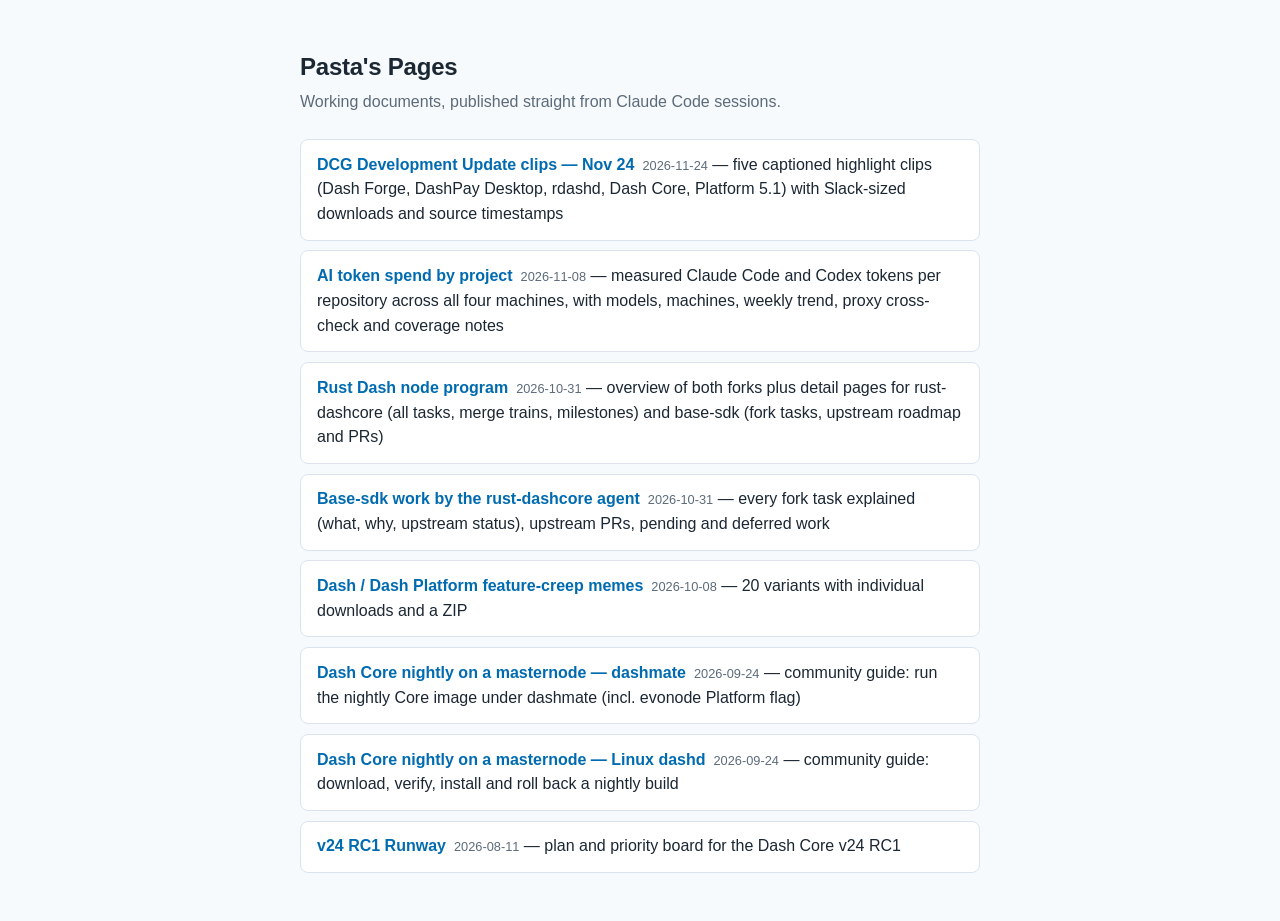
<file: index.html>
<!doctype html>
<meta charset="utf-8">
<meta name="viewport" content="width=device-width, initial-scale=1">
<title>Pasta's Pages</title>
<style>
  :root { --paper: #f7fafc; --ink: #1b2733; --muted: #5c6b7a; --accent: #006bb0; --line: #dbe4ec; --card: #fff; }
  @media (prefers-color-scheme: dark) {
    :root:not([data-theme="light"]) { --paper: #101820; --ink: #dde6ee; --muted: #93a3b2; --accent: #6fbdf2; --line: #2a3844; --card: #17212b; }
  }
  :root[data-theme="dark"] { --paper: #101820; --ink: #dde6ee; --muted: #93a3b2; --accent: #6fbdf2; --line: #2a3844; --card: #17212b; }
  body { background: var(--paper); color: var(--ink); font: 16px/1.55 -apple-system, "Segoe UI", Roboto, sans-serif; max-width: 680px; margin: 0 auto; padding: 3rem 1.25rem; }
  h1 { font-size: 1.5rem; letter-spacing: -0.01em; margin: 0 0 .3rem; }
  p { color: var(--muted); margin: 0 0 1.5rem; }
  ul { list-style: none; margin: 0; padding: 0; display: flex; flex-direction: column; gap: .6rem; }
  li { background: var(--card); border: 1px solid var(--line); border-radius: 8px; padding: .8rem 1rem; }
  a { color: var(--accent); text-decoration: none; font-weight: 600; }
  a:hover, a:focus-visible { text-decoration: underline; }
  .date { font-size: .8rem; color: var(--muted); font-variant-numeric: tabular-nums; margin-left: .5rem; }
</style>
<h1>Pasta's Pages</h1>
<p>Working documents, published straight from Claude Code sessions.</p>
<ul>
  <li><a href="dcg-update-2026-11-24/">DCG Development Update clips — Nov 24</a><span class="date">2026-11-24</span> — five captioned highlight clips (Dash Forge, DashPay Desktop, rdashd, Dash Core, Platform 5.1) with Slack-sized downloads and source timestamps</li>
  <li><a href="token-spend-by-project.html">AI token spend by project</a><span class="date">2026-11-08</span> — measured Claude Code and Codex tokens per repository across all four machines, with models, machines, weekly trend, proxy cross-check and coverage notes</li>
  <li><a href="node-program/">Rust Dash node program</a><span class="date">2026-10-31</span> — overview of both forks plus detail pages for rust-dashcore (all tasks, merge trains, milestones) and base-sdk (fork tasks, upstream roadmap and PRs)</li>
  <li><a href="base-sdk-rust-dashcore-report.html">Base-sdk work by the rust-dashcore agent</a><span class="date">2026-10-31</span> — every fork task explained (what, why, upstream status), upstream PRs, pending and deferred work</li>
  <li><a href="dash-feature-creep/">Dash / Dash Platform feature-creep memes</a><span class="date">2026-10-08</span> — 20 variants with individual downloads and a ZIP</li>
  <li><a href="dash-nightly-masternode-dashmate.html">Dash Core nightly on a masternode — dashmate</a><span class="date">2026-09-24</span> — community guide: run the nightly Core image under dashmate (incl. evonode Platform flag)</li>
  <li><a href="dash-nightly-masternode-linux.html">Dash Core nightly on a masternode — Linux dashd</a><span class="date">2026-09-24</span> — community guide: download, verify, install and roll back a nightly build</li>
  <li><a href="v24-rc1-runway.html">v24 RC1 Runway</a><span class="date">2026-08-11</span> — plan and priority board for the Dash Core v24 RC1</li>
</ul>
</file>
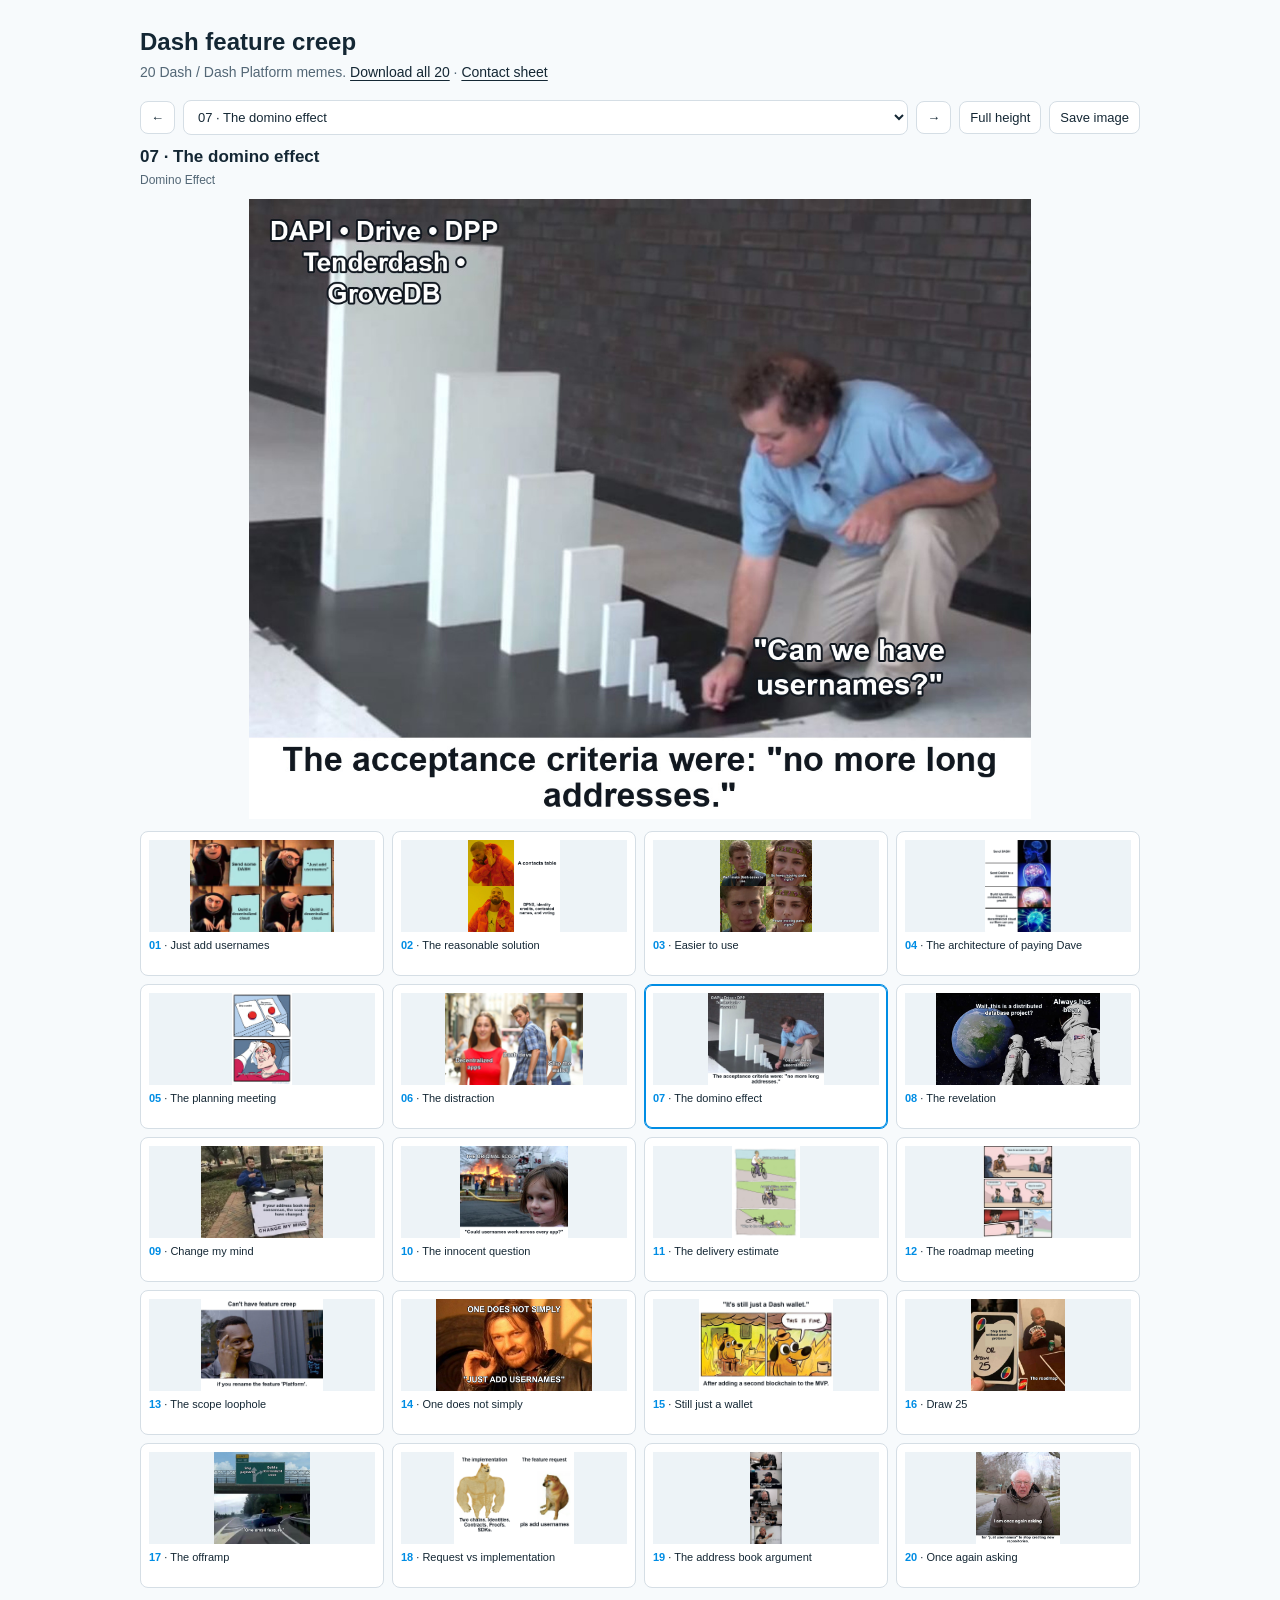
<file: dash-feature-creep/index.html>
<!doctype html><html><head><meta charset="utf-8"><meta name="viewport" content="width=device-width,initial-scale=1"><title>Dash feature creep — 20 memes</title><style>*{box-sizing:border-box}body{margin:0;font-family:var(--font-sans,Arial,sans-serif);color:var(--foreground,#142734)}.toolbar{display:flex;gap:8px;align-items:center;margin:0 0 12px;flex-wrap:wrap}button,select,a.action{font:inherit;font-size:13px;border:1px solid var(--border,#d5dee5);border-radius:8px;padding:8px 10px;color:var(--foreground,#142734);background:var(--card,#fff)}button,select{cursor:pointer}select{flex:1;min-width:150px}.stage{margin:0 0 12px;text-align:center}.stage img{display:block;width:100%;max-height:620px;object-fit:contain}.stage.full img{max-height:none}h2{font-size:17px;font-weight:650;margin:0 0 6px}.sub{font-size:12px;color:var(--muted-foreground,#536776);margin:0 0 12px}.grid{display:grid;grid-template-columns:repeat(4,minmax(0,1fr));gap:8px}.tile{padding:8px;text-align:left;border-radius:8px;background:var(--card,#fff);min-width:0}.tile[aria-pressed=true]{border-color:#008de4;box-shadow:inset 0 0 0 1px #008de4}.tile img{width:100%;height:92px;object-fit:contain;display:block;margin-bottom:6px;background:var(--secondary,#edf3f7)}.label{font-size:11px;line-height:1.3;display:block;min-height:29px}.n{color:#008de4;font-weight:800}button:hover{border-color:#008de4}a.action{text-decoration:none;white-space:nowrap}@media(max-width:450px){.grid{grid-template-columns:repeat(2,minmax(0,1fr))}.tile img{height:76px}.stage img{max-height:510px}.toolbar button{padding:8px}select{width:100%;order:-1;flex-basis:100%}}
:root{--background:#f7fafc;--foreground:#142734;--muted-foreground:#536776;--border:#d5dee5;--card:#fff;--secondary:#edf3f7;--font-sans:-apple-system,BlinkMacSystemFont,"Segoe UI",Arial,sans-serif;color-scheme:light}
@media(prefers-color-scheme:dark){:root{--background:#101820;--foreground:#dde6ee;--muted-foreground:#93a3b2;--border:#2a3844;--card:#17212b;--secondary:#1d2a35;color-scheme:dark}}
html{background:var(--background)}body{max-width:1040px;margin:0 auto;padding:28px 20px}h1{font-size:24px;margin:0 0 8px}.intro{font-size:14px;color:var(--muted-foreground);margin:0 0 20px}.intro a{color:var(--foreground);text-underline-offset:3px}.toolbar a:focus-visible,button:focus-visible,select:focus-visible{outline:2px solid #008de4;outline-offset:3px}@media(max-width:450px){body{padding:20px 12px}h1{font-size:21px}}
</style></head><body><h1>Dash feature creep</h1><p class="intro">20 Dash / Dash Platform memes. <a href="dash-feature-creep-20.zip" download>Download all 20</a> · <a href="contact-sheet.jpg">Contact sheet</a></p><div class="toolbar"><button id="prev" aria-label="Previous meme">←</button><select aria-label="Choose a meme"><option value="0" >01 · Just add usernames</option><option value="1" >02 · The reasonable solution</option><option value="2" >03 · Easier to use</option><option value="3" >04 · The architecture of paying Dave</option><option value="4" >05 · The planning meeting</option><option value="5" >06 · The distraction</option><option value="6" selected>07 · The domino effect</option><option value="7" >08 · The revelation</option><option value="8" >09 · Change my mind</option><option value="9" >10 · The innocent question</option><option value="10" >11 · The delivery estimate</option><option value="11" >12 · The roadmap meeting</option><option value="12" >13 · The scope loophole</option><option value="13" >14 · One does not simply</option><option value="14" >15 · Still just a wallet</option><option value="15" >16 · Draw 25</option><option value="16" >17 · The offramp</option><option value="17" >18 · Request vs implementation</option><option value="18" >19 · The address book argument</option><option value="19" >20 · Once again asking</option></select><button id="next" aria-label="Next meme">→</button><button id="expand" aria-pressed="false">Full height</button><a id="download" class="action" href="07-the-domino-effect.jpg" download="07-the-domino-effect.jpg">Save image</a></div><h2 id="title">07 · The domino effect</h2><p class="sub" id="detail">Domino Effect</p><figure class="stage"><img id="hero" src="07-the-domino-effect.jpg" alt="The domino effect"></figure><div class="grid"><button class="tile" data-index="0" aria-pressed="false"><img src="01-just-add-usernames.jpg" alt="Just add usernames"><span class="label"><span class="n">01</span> · Just add usernames</span></button><button class="tile" data-index="1" aria-pressed="false"><img src="02-the-reasonable-solution.jpg" alt="The reasonable solution"><span class="label"><span class="n">02</span> · The reasonable solution</span></button><button class="tile" data-index="2" aria-pressed="false"><img src="03-easier-to-use.jpg" alt="Easier to use"><span class="label"><span class="n">03</span> · Easier to use</span></button><button class="tile" data-index="3" aria-pressed="false"><img src="04-the-architecture-of-paying-dave.jpg" alt="The architecture of paying Dave"><span class="label"><span class="n">04</span> · The architecture of paying Dave</span></button><button class="tile" data-index="4" aria-pressed="false"><img src="05-the-planning-meeting.jpg" alt="The planning meeting"><span class="label"><span class="n">05</span> · The planning meeting</span></button><button class="tile" data-index="5" aria-pressed="false"><img src="06-the-distraction.jpg" alt="The distraction"><span class="label"><span class="n">06</span> · The distraction</span></button><button class="tile" data-index="6" aria-pressed="true"><img src="07-the-domino-effect.jpg" alt="The domino effect"><span class="label"><span class="n">07</span> · The domino effect</span></button><button class="tile" data-index="7" aria-pressed="false"><img src="08-the-revelation.jpg" alt="The revelation"><span class="label"><span class="n">08</span> · The revelation</span></button><button class="tile" data-index="8" aria-pressed="false"><img src="09-change-my-mind.jpg" alt="Change my mind"><span class="label"><span class="n">09</span> · Change my mind</span></button><button class="tile" data-index="9" aria-pressed="false"><img src="10-the-innocent-question.jpg" alt="The innocent question"><span class="label"><span class="n">10</span> · The innocent question</span></button><button class="tile" data-index="10" aria-pressed="false"><img src="11-the-delivery-estimate.jpg" alt="The delivery estimate"><span class="label"><span class="n">11</span> · The delivery estimate</span></button><button class="tile" data-index="11" aria-pressed="false"><img src="12-the-roadmap-meeting.jpg" alt="The roadmap meeting"><span class="label"><span class="n">12</span> · The roadmap meeting</span></button><button class="tile" data-index="12" aria-pressed="false"><img src="13-the-scope-loophole.jpg" alt="The scope loophole"><span class="label"><span class="n">13</span> · The scope loophole</span></button><button class="tile" data-index="13" aria-pressed="false"><img src="14-one-does-not-simply.jpg" alt="One does not simply"><span class="label"><span class="n">14</span> · One does not simply</span></button><button class="tile" data-index="14" aria-pressed="false"><img src="15-still-just-a-wallet.jpg" alt="Still just a wallet"><span class="label"><span class="n">15</span> · Still just a wallet</span></button><button class="tile" data-index="15" aria-pressed="false"><img src="16-draw-25.jpg" alt="Draw 25"><span class="label"><span class="n">16</span> · Draw 25</span></button><button class="tile" data-index="16" aria-pressed="false"><img src="17-the-offramp.jpg" alt="The offramp"><span class="label"><span class="n">17</span> · The offramp</span></button><button class="tile" data-index="17" aria-pressed="false"><img src="18-request-vs-implementation.jpg" alt="Request vs implementation"><span class="label"><span class="n">18</span> · Request vs implementation</span></button><button class="tile" data-index="18" aria-pressed="false"><img src="19-the-address-book-argument.jpg" alt="The address book argument"><span class="label"><span class="n">19</span> · The address book argument</span></button><button class="tile" data-index="19" aria-pressed="false"><img src="20-once-again-asking.jpg" alt="Once again asking"><span class="label"><span class="n">20</span> · Once again asking</span></button></div><script>const tiles=[...document.querySelectorAll('.tile')],select=document.querySelector('select'),hero=document.querySelector('#hero'),title=document.querySelector('#title'),detail=document.querySelector('#detail'),stage=document.querySelector('.stage'),download=document.querySelector('#download');const data=[{"title": "Just add usernames", "template": "Gru's Plan", "filename": "01-just-add-usernames.jpg"}, {"title": "The reasonable solution", "template": "Drake Hotline Bling", "filename": "02-the-reasonable-solution.jpg"}, {"title": "Easier to use", "template": "Anakin Padme 4 Panel", "filename": "03-easier-to-use.jpg"}, {"title": "The architecture of paying Dave", "template": "Expanding Brain", "filename": "04-the-architecture-of-paying-dave.jpg"}, {"title": "The planning meeting", "template": "Two Buttons", "filename": "05-the-planning-meeting.jpg"}, {"title": "The distraction", "template": "Distracted Boyfriend", "filename": "06-the-distraction.jpg"}, {"title": "The domino effect", "template": "Domino Effect", "filename": "07-the-domino-effect.jpg"}, {"title": "The revelation", "template": "Always Has Been", "filename": "08-the-revelation.jpg"}, {"title": "Change my mind", "template": "Change My Mind", "filename": "09-change-my-mind.jpg"}, {"title": "The innocent question", "template": "Disaster Girl", "filename": "10-the-innocent-question.jpg"}, {"title": "The delivery estimate", "template": "Bike Fall", "filename": "11-the-delivery-estimate.jpg"}, {"title": "The roadmap meeting", "template": "Boardroom Meeting Suggestion", "filename": "12-the-roadmap-meeting.jpg"}, {"title": "The scope loophole", "template": "Roll Safe Think About It", "filename": "13-the-scope-loophole.jpg"}, {"title": "One does not simply", "template": "One Does Not Simply", "filename": "14-one-does-not-simply.jpg"}, {"title": "Still just a wallet", "template": "This Is Fine", "filename": "15-still-just-a-wallet.jpg"}, {"title": "Draw 25", "template": "UNO Draw 25 Cards", "filename": "16-draw-25.jpg"}, {"title": "The offramp", "template": "Left Exit 12 Off Ramp", "filename": "17-the-offramp.jpg"}, {"title": "Request vs implementation", "template": "Buff Doge vs. Cheems", "filename": "18-request-vs-implementation.jpg"}, {"title": "The address book argument", "template": "American Chopper Argument", "filename": "19-the-address-book-argument.jpg"}, {"title": "Once again asking", "template": "Bernie I Am Once Again Asking For Your Support", "filename": "20-once-again-asking.jpg"}];let current=6;function choose(i){current=(i+tiles.length)%tiles.length;select.value=current;tiles.forEach((t,j)=>t.setAttribute('aria-pressed',j===current));const img=tiles[current].querySelector('img');hero.src=img.src;hero.alt=img.alt;title.textContent=String(current+1).padStart(2,'0')+' · '+data[current].title;detail.textContent=data[current].template;download.href=img.src;download.download=data[current].filename;}tiles.forEach((t,i)=>t.onclick=()=>{choose(i);window.scrollTo({top:0,behavior:'smooth'})});select.onchange=()=>choose(Number(select.value));document.querySelector('#prev').onclick=()=>choose(current-1);document.querySelector('#next').onclick=()=>choose(current+1);document.querySelector('#expand').onclick=e=>{const on=stage.classList.toggle('full');e.target.textContent=on?'Fit to view':'Full height';e.target.setAttribute('aria-pressed',on)};document.addEventListener('keydown',e=>{if(e.target.tagName==='SELECT')return;if(e.key==='ArrowLeft')choose(current-1);if(e.key==='ArrowRight')choose(current+1)});Promise.all([...document.images].map(im=>im.decode().catch(()=>null))).then(()=>console.log(JSON.stringify({variants:tiles.length,imagesLoaded:[...document.images].filter(im=>im.naturalWidth>0).length,horizontalOverflow:document.documentElement.scrollWidth>innerWidth})));</script></body></html>
</file>
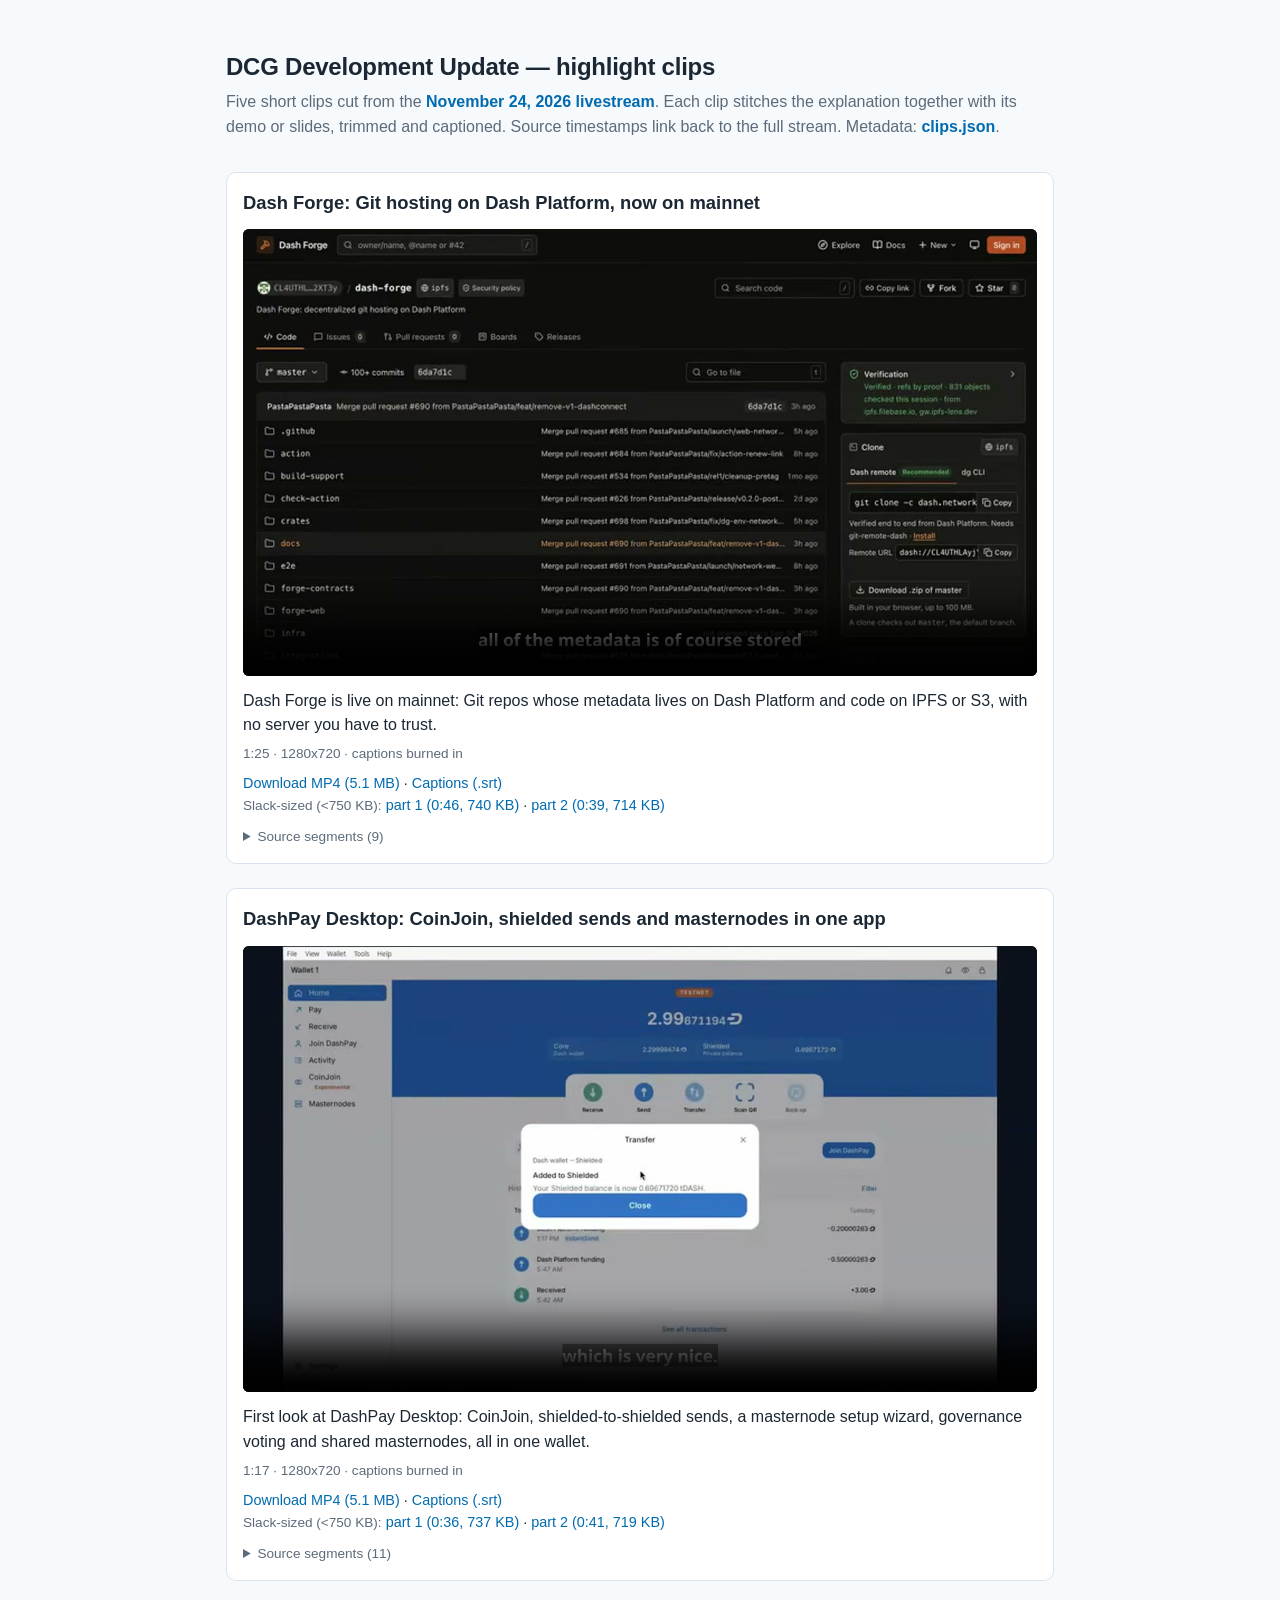
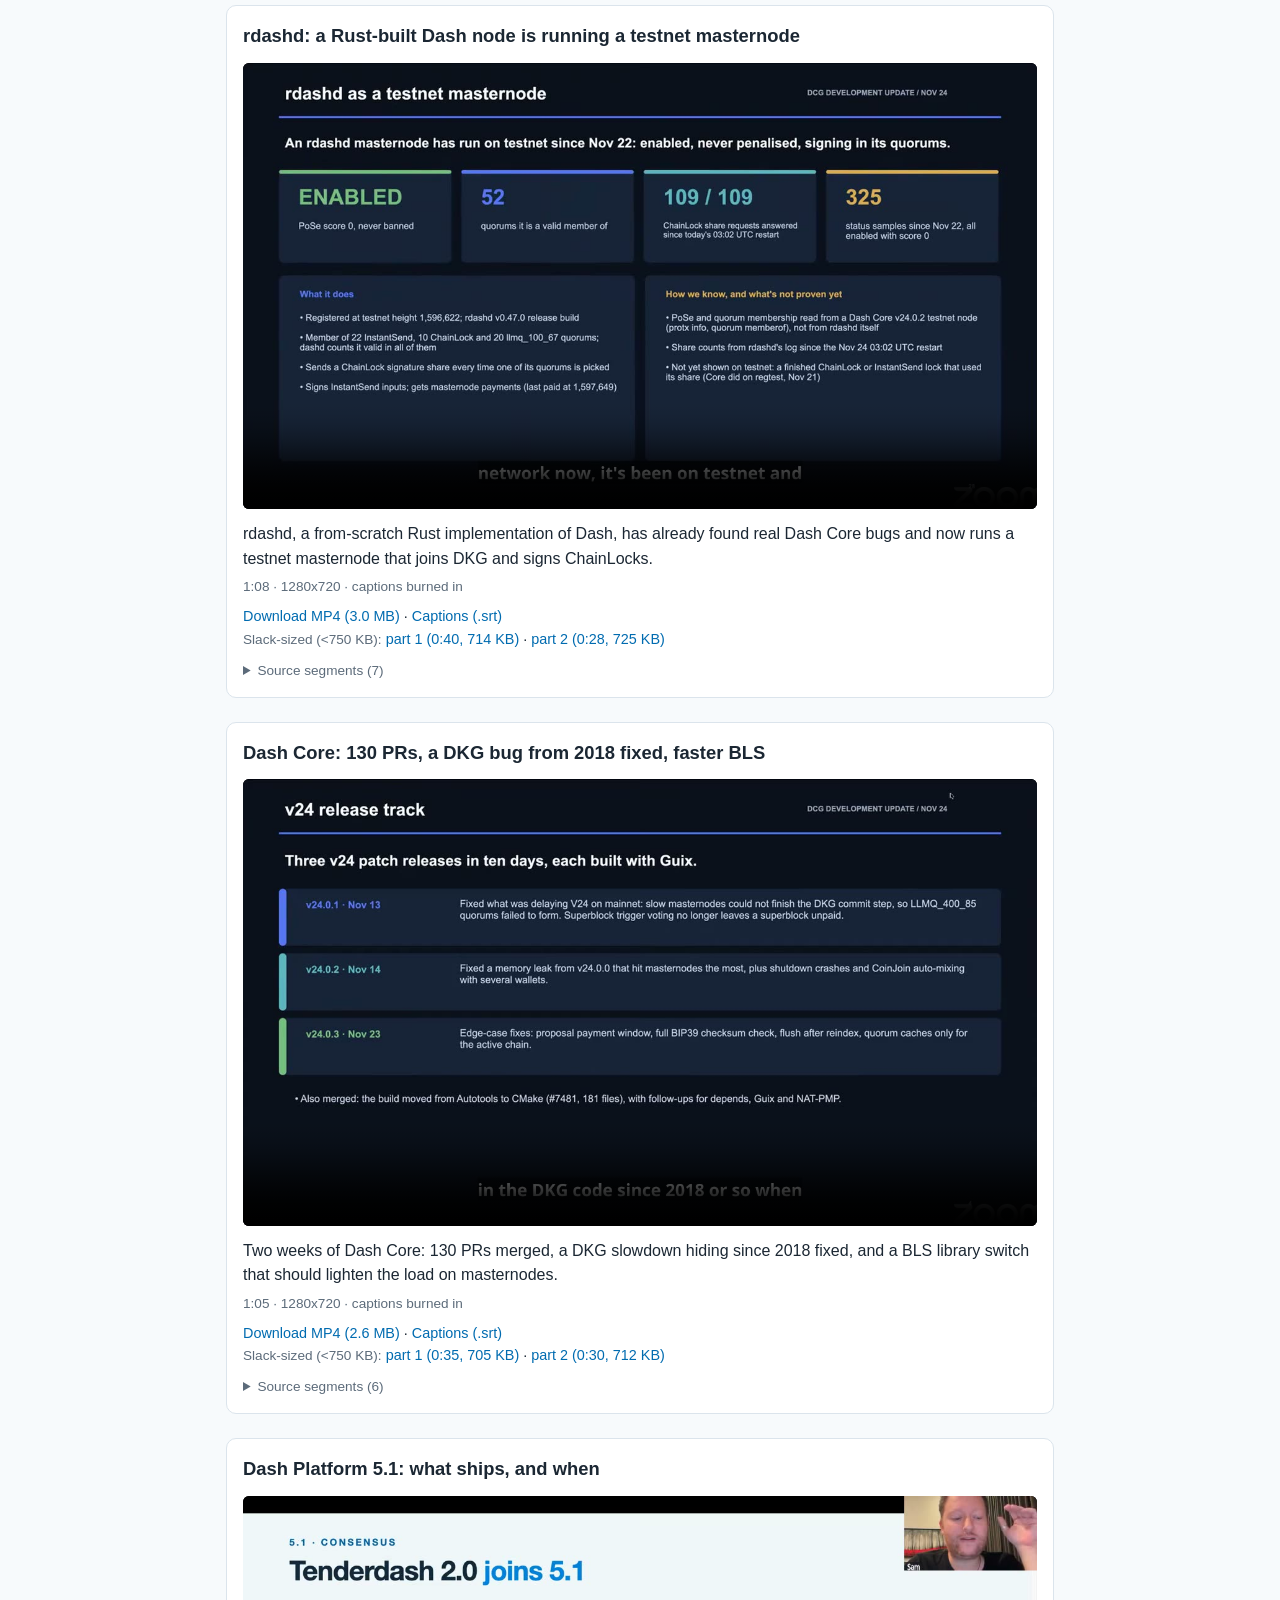
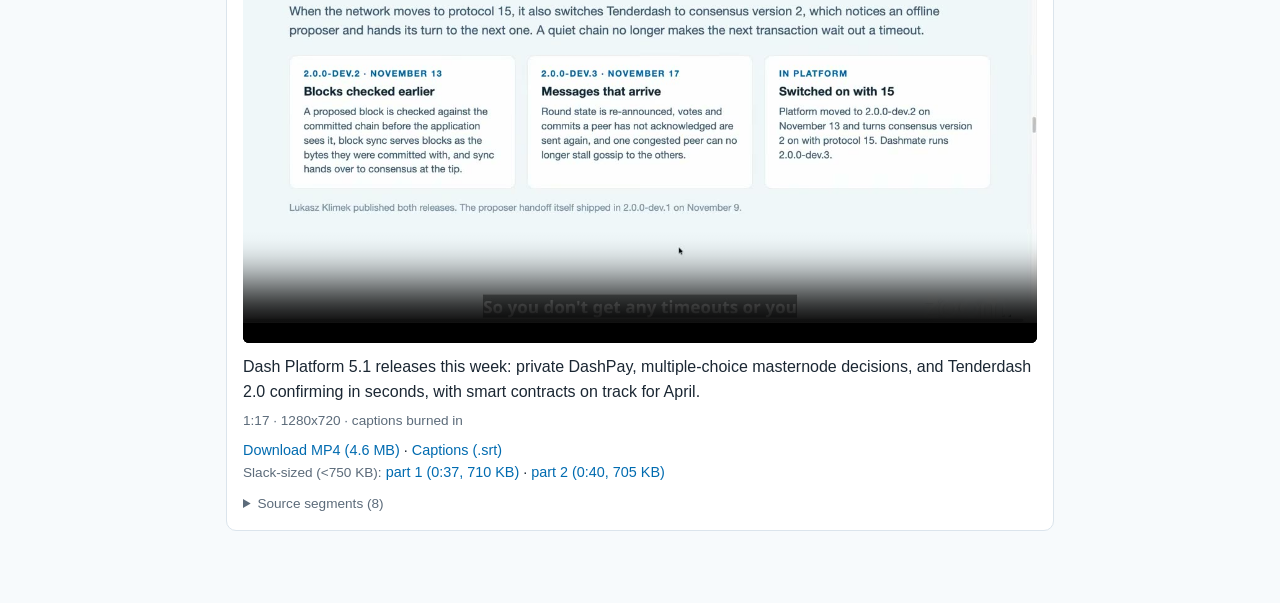
<file: dcg-update-2026-11-24/index.html>
<!doctype html>
<html lang="en">
<meta charset="utf-8">
<meta name="viewport" content="width=device-width, initial-scale=1">
<title>DCG Update Clips</title>
<meta name="description" content="Highlight clips from the DCG Development Update, November 24, 2026.">
<style>
  :root { --paper: #f7fafc; --ink: #1b2733; --muted: #5c6b7a; --accent: #006bb0; --line: #dbe4ec; --card: #fff; --tag: #edf3f7; }
  @media (prefers-color-scheme: dark) {
    :root:not([data-theme="light"]) { --paper: #101820; --ink: #dde6ee; --muted: #93a3b2; --accent: #6fbdf2; --line: #2a3844; --card: #17212b; --tag: #1d2a35; }
  }
  :root[data-theme="dark"] { --paper: #101820; --ink: #dde6ee; --muted: #93a3b2; --accent: #6fbdf2; --line: #2a3844; --card: #17212b; --tag: #1d2a35; }
  * { box-sizing: border-box; }
  html { background: var(--paper); }
  body { background: var(--paper); color: var(--ink); font: 16px/1.55 -apple-system, "Segoe UI", Roboto, sans-serif; max-width: 860px; margin: 0 auto; padding: 3rem 1rem; }
  h1 { font-size: 1.5rem; letter-spacing: -0.01em; margin: 0 0 .3rem; }
  .intro { color: var(--muted); margin: 0 0 2rem; }
  a { color: var(--accent); text-decoration: none; font-weight: 600; }
  a:hover, a:focus-visible { text-decoration: underline; }
  article { background: var(--card); border: 1px solid var(--line); border-radius: 10px; padding: 1rem; margin: 0 0 1.5rem; }
  h2 { font-size: 1.15rem; margin: 0 0 .75rem; }
  video { display: block; width: 100%; aspect-ratio: 16 / 9; background: #000; border-radius: 6px; }
  .hook { margin: .8rem 0 .3rem; }
  .meta, .muted { color: var(--muted); font-size: .85rem; }
  .meta { margin: 0 0 .5rem; font-variant-numeric: tabular-nums; }
  .dl { margin: 0 0 .6rem; font-size: .9rem; }
  .dl a { font-weight: 500; }
  details { font-size: .85rem; }
  summary { cursor: pointer; color: var(--muted); }
  .segs { list-style: none; padding: 0; margin: .5rem 0 0; display: grid; gap: .25rem; }
  .segs a { font-weight: 500; }
  .t { display: inline-block; min-width: 3em; color: var(--muted); font-variant-numeric: tabular-nums; }
  .tag { background: var(--tag); border-radius: 4px; padding: 0 .35rem; color: var(--muted); }
</style>
<h1>DCG Development Update — highlight clips</h1>
<p class="intro">Five short clips cut from the <a href="https://www.youtube.com/watch?v=qK2W4Ws4kB8">November 24, 2026 livestream</a>. Each clip stitches the explanation together with its demo or slides, trimmed and captioned. Source timestamps link back to the full stream. Metadata: <a href="clips.json">clips.json</a>.</p>
<article id="01-dash-forge-mainnet">
  <h2>Dash Forge: Git hosting on Dash Platform, now on mainnet</h2>
  <video controls preload="none" playsinline poster="01-dash-forge-mainnet.jpg" src="01-dash-forge-mainnet.mp4"></video>
  <p class="hook">Dash Forge is live on mainnet: Git repos whose metadata lives on Dash Platform and code on IPFS or S3, with no server you have to trust.</p>
  <p class="meta">1:25 · 1280x720 · captions burned in</p>
  <p class="dl"><a href="01-dash-forge-mainnet.mp4" download>Download MP4 (5.1 MB)</a> · <a href="01-dash-forge-mainnet.srt" download>Captions (.srt)</a><br><span class="muted">Slack-sized (&lt;750 KB):</span> <a href="small/01-dash-forge-mainnet.part1of2.slack.mp4" download>part 1 (0:46, 740 KB)</a> · <a href="small/01-dash-forge-mainnet.part2of2.slack.mp4" download>part 2 (0:39, 714 KB)</a></p>
  <details><summary>Source segments (9)</summary><ul class="segs"><li><span class="t">0:00</span> <a href="https://www.youtube.com/watch?v=qK2W4Ws4kB8&amp;t=4064s">1:07:44.80–1:07:55.88</a></li><li><span class="t">0:11</span> <a href="https://www.youtube.com/watch?v=qK2W4Ws4kB8&amp;t=4076s">1:07:56.50–1:07:58.59</a></li><li><span class="t">0:13</span> <a href="https://www.youtube.com/watch?v=qK2W4Ws4kB8&amp;t=4080s">1:08:00.85–1:08:16.95</a></li><li><span class="t">0:29</span> <a href="https://www.youtube.com/watch?v=qK2W4Ws4kB8&amp;t=4120s">1:08:40.40–1:08:57.04</a></li><li><span class="t">0:46</span> <a href="https://www.youtube.com/watch?v=qK2W4Ws4kB8&amp;t=4141s">1:09:01.20–1:09:04.87</a></li><li><span class="t">0:50</span> <a href="https://www.youtube.com/watch?v=qK2W4Ws4kB8&amp;t=4160s">1:09:20.30–1:09:27.86</a></li><li><span class="t">0:57</span> <a href="https://www.youtube.com/watch?v=qK2W4Ws4kB8&amp;t=4265s">1:11:05.40–1:11:14.23</a></li><li><span class="t">1:06</span> <a href="https://www.youtube.com/watch?v=qK2W4Ws4kB8&amp;t=4279s">1:11:19.00–1:11:26.29</a></li><li><span class="t">1:13</span> <a href="https://www.youtube.com/watch?v=qK2W4Ws4kB8&amp;t=4300s">1:11:40.70–1:11:52.43</a></li></ul></details>
</article><article id="02-dashpay-desktop">
  <h2>DashPay Desktop: CoinJoin, shielded sends and masternodes in one app</h2>
  <video controls preload="none" playsinline poster="02-dashpay-desktop.jpg" src="02-dashpay-desktop.mp4"></video>
  <p class="hook">First look at DashPay Desktop: CoinJoin, shielded-to-shielded sends, a masternode setup wizard, governance voting and shared masternodes, all in one wallet.</p>
  <p class="meta">1:17 · 1280x720 · captions burned in</p>
  <p class="dl"><a href="02-dashpay-desktop.mp4" download>Download MP4 (5.1 MB)</a> · <a href="02-dashpay-desktop.srt" download>Captions (.srt)</a><br><span class="muted">Slack-sized (&lt;750 KB):</span> <a href="small/02-dashpay-desktop.part1of2.slack.mp4" download>part 1 (0:36, 737 KB)</a> · <a href="small/02-dashpay-desktop.part2of2.slack.mp4" download>part 2 (0:41, 719 KB)</a></p>
  <details><summary>Source segments (11)</summary><ul class="segs"><li><span class="t">0:00</span> <a href="https://www.youtube.com/watch?v=qK2W4Ws4kB8&amp;t=3414s">56:54.50–57:01.65</a> <span class="tag">over footage from <a href="https://www.youtube.com/watch?v=qK2W4Ws4kB8&amp;t=3510s">58:30.00</a></span></li><li><span class="t">0:07</span> <a href="https://www.youtube.com/watch?v=qK2W4Ws4kB8&amp;t=3428s">57:08.70–57:14.16</a> <span class="tag">over footage from <a href="https://www.youtube.com/watch?v=qK2W4Ws4kB8&amp;t=3517s">58:37.30</a></span></li><li><span class="t">0:13</span> <a href="https://www.youtube.com/watch?v=qK2W4Ws4kB8&amp;t=3543s">59:03.30–59:09.02</a> <span class="tag">over footage from <a href="https://www.youtube.com/watch?v=qK2W4Ws4kB8&amp;t=3528s">58:48.00</a></span></li><li><span class="t">0:18</span> <a href="https://www.youtube.com/watch?v=qK2W4Ws4kB8&amp;t=3549s">59:09.40–59:25.18</a></li><li><span class="t">0:34</span> <a href="https://www.youtube.com/watch?v=qK2W4Ws4kB8&amp;t=3565s">59:25.60–59:27.44</a></li><li><span class="t">0:36</span> <a href="https://www.youtube.com/watch?v=qK2W4Ws4kB8&amp;t=3572s">59:32.90–59:39.20</a></li><li><span class="t">0:42</span> <a href="https://www.youtube.com/watch?v=qK2W4Ws4kB8&amp;t=3650s">1:00:50.30–1:00:59.80</a></li><li><span class="t">0:52</span> <a href="https://www.youtube.com/watch?v=qK2W4Ws4kB8&amp;t=3685s">1:01:25.60–1:01:28.50</a> <span class="tag">over footage from <a href="https://www.youtube.com/watch?v=qK2W4Ws4kB8&amp;t=3662s">1:01:02.00</a></span></li><li><span class="t">0:55</span> <a href="https://www.youtube.com/watch?v=qK2W4Ws4kB8&amp;t=3435s">57:15.85–57:22.66</a> <span class="tag">over footage from <a href="https://www.youtube.com/watch?v=qK2W4Ws4kB8&amp;t=3664s">1:01:04.80</a></span></li><li><span class="t">1:01</span> <a href="https://www.youtube.com/watch?v=qK2W4Ws4kB8&amp;t=3443s">57:23.20–57:29.84</a></li><li><span class="t">1:08</span> <a href="https://www.youtube.com/watch?v=qK2W4Ws4kB8&amp;t=3450s">57:30.20–57:38.66</a></li></ul></details>
</article><article id="03-rdashd-testnet-masternode">
  <h2>rdashd: a Rust-built Dash node is running a testnet masternode</h2>
  <video controls preload="none" playsinline poster="03-rdashd-testnet-masternode.jpg" src="03-rdashd-testnet-masternode.mp4"></video>
  <p class="hook">rdashd, a from-scratch Rust implementation of Dash, has already found real Dash Core bugs and now runs a testnet masternode that joins DKG and signs ChainLocks.</p>
  <p class="meta">1:08 · 1280x720 · captions burned in</p>
  <p class="dl"><a href="03-rdashd-testnet-masternode.mp4" download>Download MP4 (3.0 MB)</a> · <a href="03-rdashd-testnet-masternode.srt" download>Captions (.srt)</a><br><span class="muted">Slack-sized (&lt;750 KB):</span> <a href="small/03-rdashd-testnet-masternode.part1of2.slack.mp4" download>part 1 (0:40, 714 KB)</a> · <a href="small/03-rdashd-testnet-masternode.part2of2.slack.mp4" download>part 2 (0:28, 725 KB)</a></p>
  <details><summary>Source segments (7)</summary><ul class="segs"><li><span class="t">0:00</span> <a href="https://www.youtube.com/watch?v=qK2W4Ws4kB8&amp;t=3786s">1:03:06.35–1:03:19.16</a></li><li><span class="t">0:13</span> <a href="https://www.youtube.com/watch?v=qK2W4Ws4kB8&amp;t=3805s">1:03:25.20–1:03:52.22</a></li><li><span class="t">0:40</span> <a href="https://www.youtube.com/watch?v=qK2W4Ws4kB8&amp;t=3901s">1:05:01.20–1:05:03.68</a></li><li><span class="t">0:42</span> <a href="https://www.youtube.com/watch?v=qK2W4Ws4kB8&amp;t=3907s">1:05:07.70–1:05:14.48</a></li><li><span class="t">0:49</span> <a href="https://www.youtube.com/watch?v=qK2W4Ws4kB8&amp;t=3915s">1:05:15.00–1:05:25.24</a></li><li><span class="t">0:59</span> <a href="https://www.youtube.com/watch?v=qK2W4Ws4kB8&amp;t=3926s">1:05:26.00–1:05:27.78</a> <span class="tag">over footage from <a href="https://www.youtube.com/watch?v=qK2W4Ws4kB8&amp;t=3992s">1:06:32.00</a></span></li><li><span class="t">1:01</span> <a href="https://www.youtube.com/watch?v=qK2W4Ws4kB8&amp;t=3949s">1:05:49.80–1:05:56.42</a> <span class="tag">over footage from <a href="https://www.youtube.com/watch?v=qK2W4Ws4kB8&amp;t=3993s">1:06:33.60</a></span></li></ul></details>
</article><article id="04-dash-core-fortnight">
  <h2>Dash Core: 130 PRs, a DKG bug from 2018 fixed, faster BLS</h2>
  <video controls preload="none" playsinline poster="04-dash-core-fortnight.jpg" src="04-dash-core-fortnight.mp4"></video>
  <p class="hook">Two weeks of Dash Core: 130 PRs merged, a DKG slowdown hiding since 2018 fixed, and a BLS library switch that should lighten the load on masternodes.</p>
  <p class="meta">1:05 · 1280x720 · captions burned in</p>
  <p class="dl"><a href="04-dash-core-fortnight.mp4" download>Download MP4 (2.6 MB)</a> · <a href="04-dash-core-fortnight.srt" download>Captions (.srt)</a><br><span class="muted">Slack-sized (&lt;750 KB):</span> <a href="small/04-dash-core-fortnight.part1of2.slack.mp4" download>part 1 (0:35, 705 KB)</a> · <a href="small/04-dash-core-fortnight.part2of2.slack.mp4" download>part 2 (0:30, 712 KB)</a></p>
  <details><summary>Source segments (6)</summary><ul class="segs"><li><span class="t">0:00</span> <a href="https://www.youtube.com/watch?v=qK2W4Ws4kB8&amp;t=2910s">48:30.90–48:35.16</a></li><li><span class="t">0:04</span> <a href="https://www.youtube.com/watch?v=qK2W4Ws4kB8&amp;t=3055s">50:55.80–51:17.82</a></li><li><span class="t">0:26</span> <a href="https://www.youtube.com/watch?v=qK2W4Ws4kB8&amp;t=3079s">51:19.00–51:27.81</a></li><li><span class="t">0:35</span> <a href="https://www.youtube.com/watch?v=qK2W4Ws4kB8&amp;t=3093s">51:33.70–51:44.86</a></li><li><span class="t">0:46</span> <a href="https://www.youtube.com/watch?v=qK2W4Ws4kB8&amp;t=3246s">54:06.90–54:16.22</a></li><li><span class="t">0:56</span> <a href="https://www.youtube.com/watch?v=qK2W4Ws4kB8&amp;t=3259s">54:19.15–54:28.51</a></li></ul></details>
</article><article id="05-platform-5-1">
  <h2>Dash Platform 5.1: what ships, and when</h2>
  <video controls preload="none" playsinline poster="05-platform-5-1.jpg" src="05-platform-5-1.mp4"></video>
  <p class="hook">Dash Platform 5.1 releases this week: private DashPay, multiple-choice masternode decisions, and Tenderdash 2.0 confirming in seconds, with smart contracts on track for April.</p>
  <p class="meta">1:17 · 1280x720 · captions burned in</p>
  <p class="dl"><a href="05-platform-5-1.mp4" download>Download MP4 (4.6 MB)</a> · <a href="05-platform-5-1.srt" download>Captions (.srt)</a><br><span class="muted">Slack-sized (&lt;750 KB):</span> <a href="small/05-platform-5-1.part1of2.slack.mp4" download>part 1 (0:37, 710 KB)</a> · <a href="small/05-platform-5-1.part2of2.slack.mp4" download>part 2 (0:40, 705 KB)</a></p>
  <details><summary>Source segments (8)</summary><ul class="segs"><li><span class="t">0:00</span> <a href="https://www.youtube.com/watch?v=qK2W4Ws4kB8&amp;t=1430s">23:50.20–24:00.15</a> <span class="tag">over footage from <a href="https://www.youtube.com/watch?v=qK2W4Ws4kB8&amp;t=1436s">23:56.50</a></span></li><li><span class="t">0:10</span> <a href="https://www.youtube.com/watch?v=qK2W4Ws4kB8&amp;t=719s">11:59.50–12:08.44</a> <span class="tag">over footage from <a href="https://www.youtube.com/watch?v=qK2W4Ws4kB8&amp;t=1086s">18:06.00</a></span></li><li><span class="t">0:19</span> <a href="https://www.youtube.com/watch?v=qK2W4Ws4kB8&amp;t=951s">15:51.70–16:04.45</a> <span class="tag">over footage from <a href="https://www.youtube.com/watch?v=qK2W4Ws4kB8&amp;t=1134s">18:54.00</a></span></li><li><span class="t">0:32</span> <a href="https://www.youtube.com/watch?v=qK2W4Ws4kB8&amp;t=1296s">21:36.65–21:41.80</a></li><li><span class="t">0:37</span> <a href="https://www.youtube.com/watch?v=qK2W4Ws4kB8&amp;t=1304s">21:44.00–21:53.54</a></li><li><span class="t">0:46</span> <a href="https://www.youtube.com/watch?v=qK2W4Ws4kB8&amp;t=1320s">22:00.10–22:16.66</a></li><li><span class="t">1:03</span> <a href="https://www.youtube.com/watch?v=qK2W4Ws4kB8&amp;t=1066s">17:46.40–17:56.15</a></li><li><span class="t">1:13</span> <a href="https://www.youtube.com/watch?v=qK2W4Ws4kB8&amp;t=1660s">27:40.10–27:43.94</a></li></ul></details>
</article>
</html>
</file>
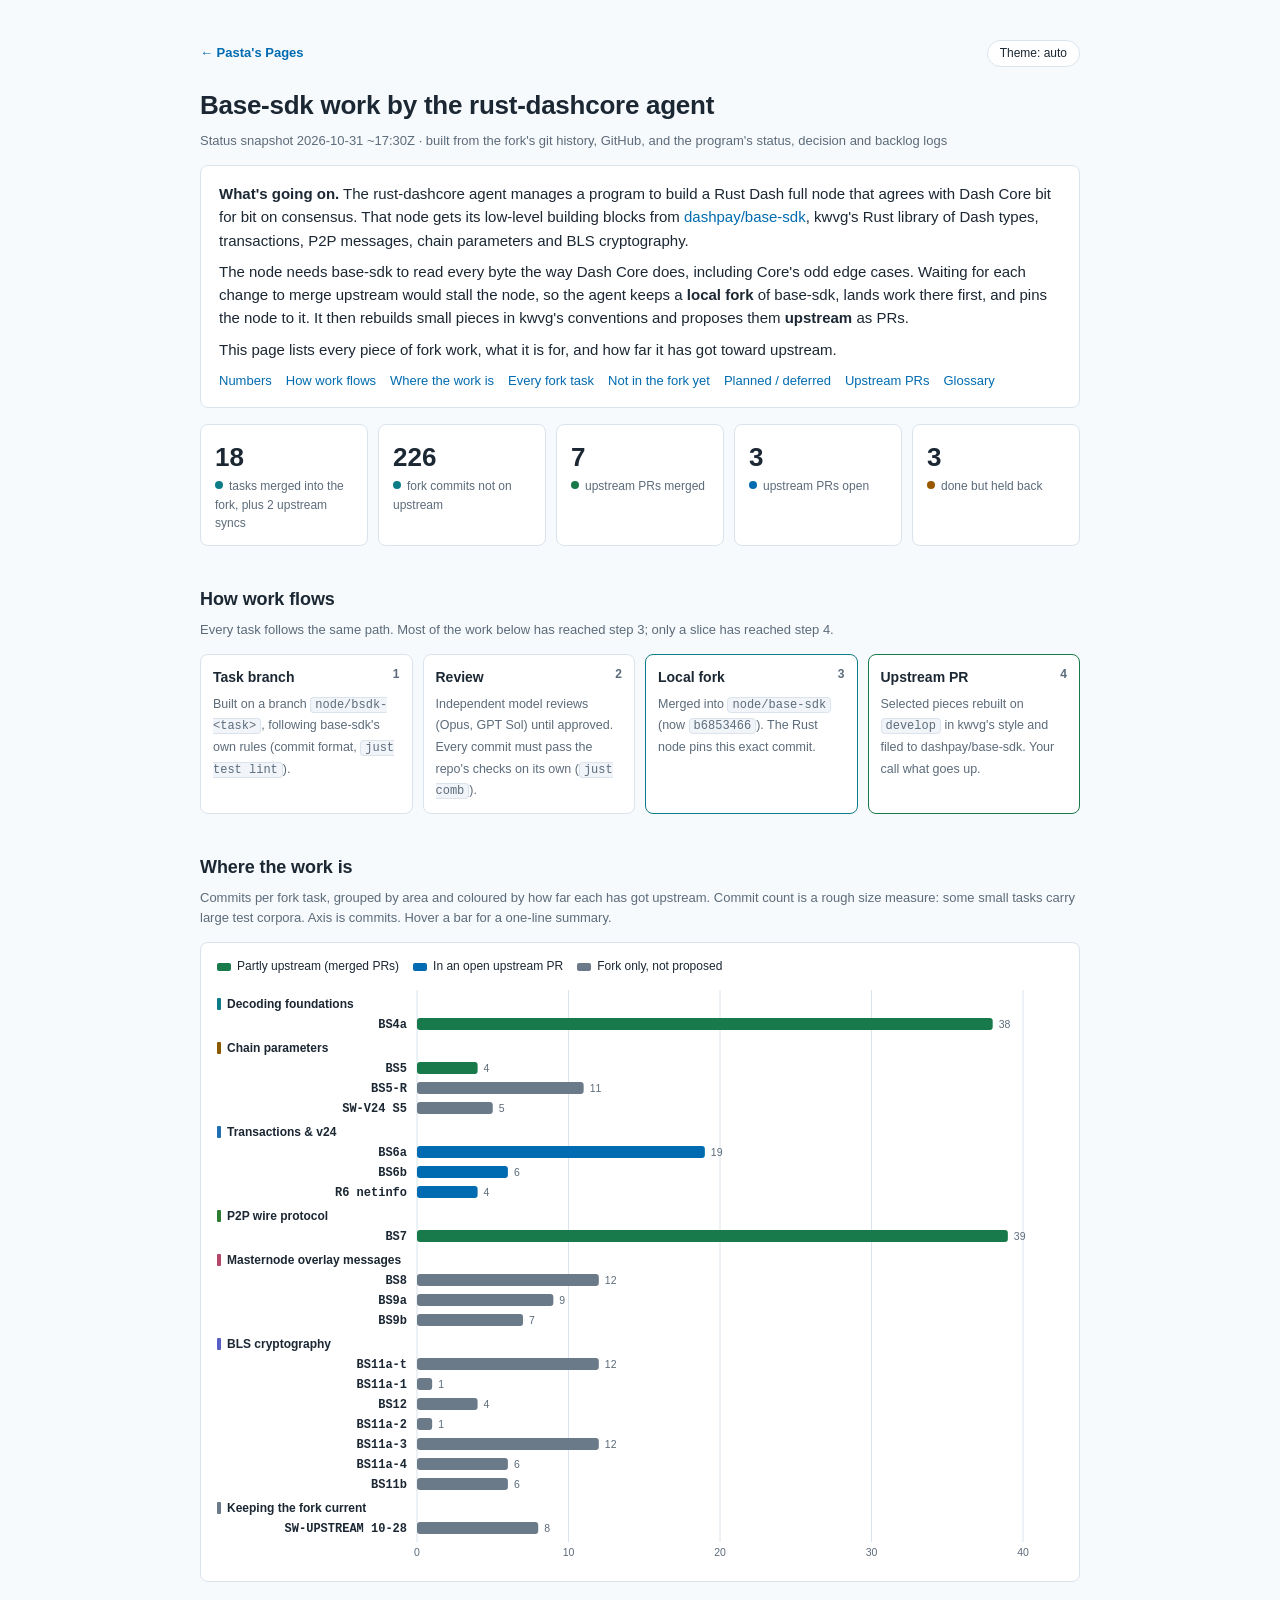
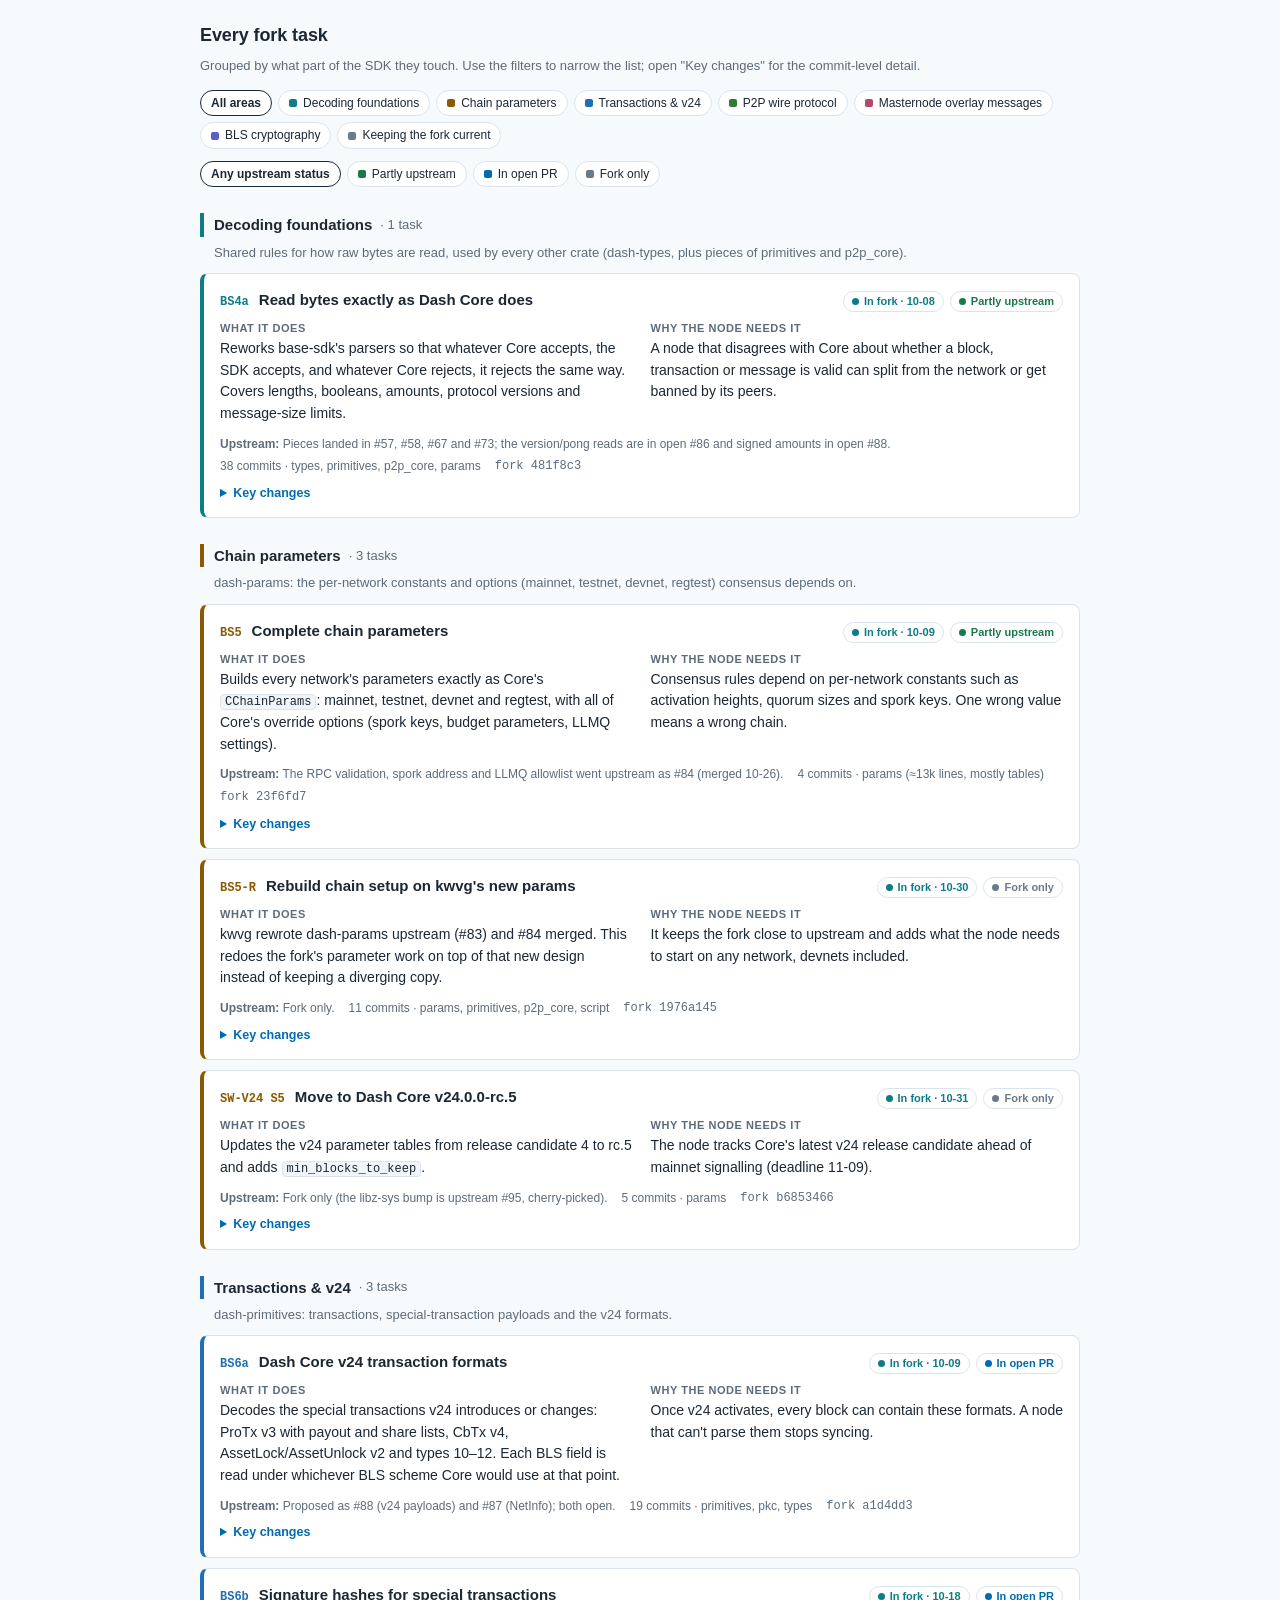
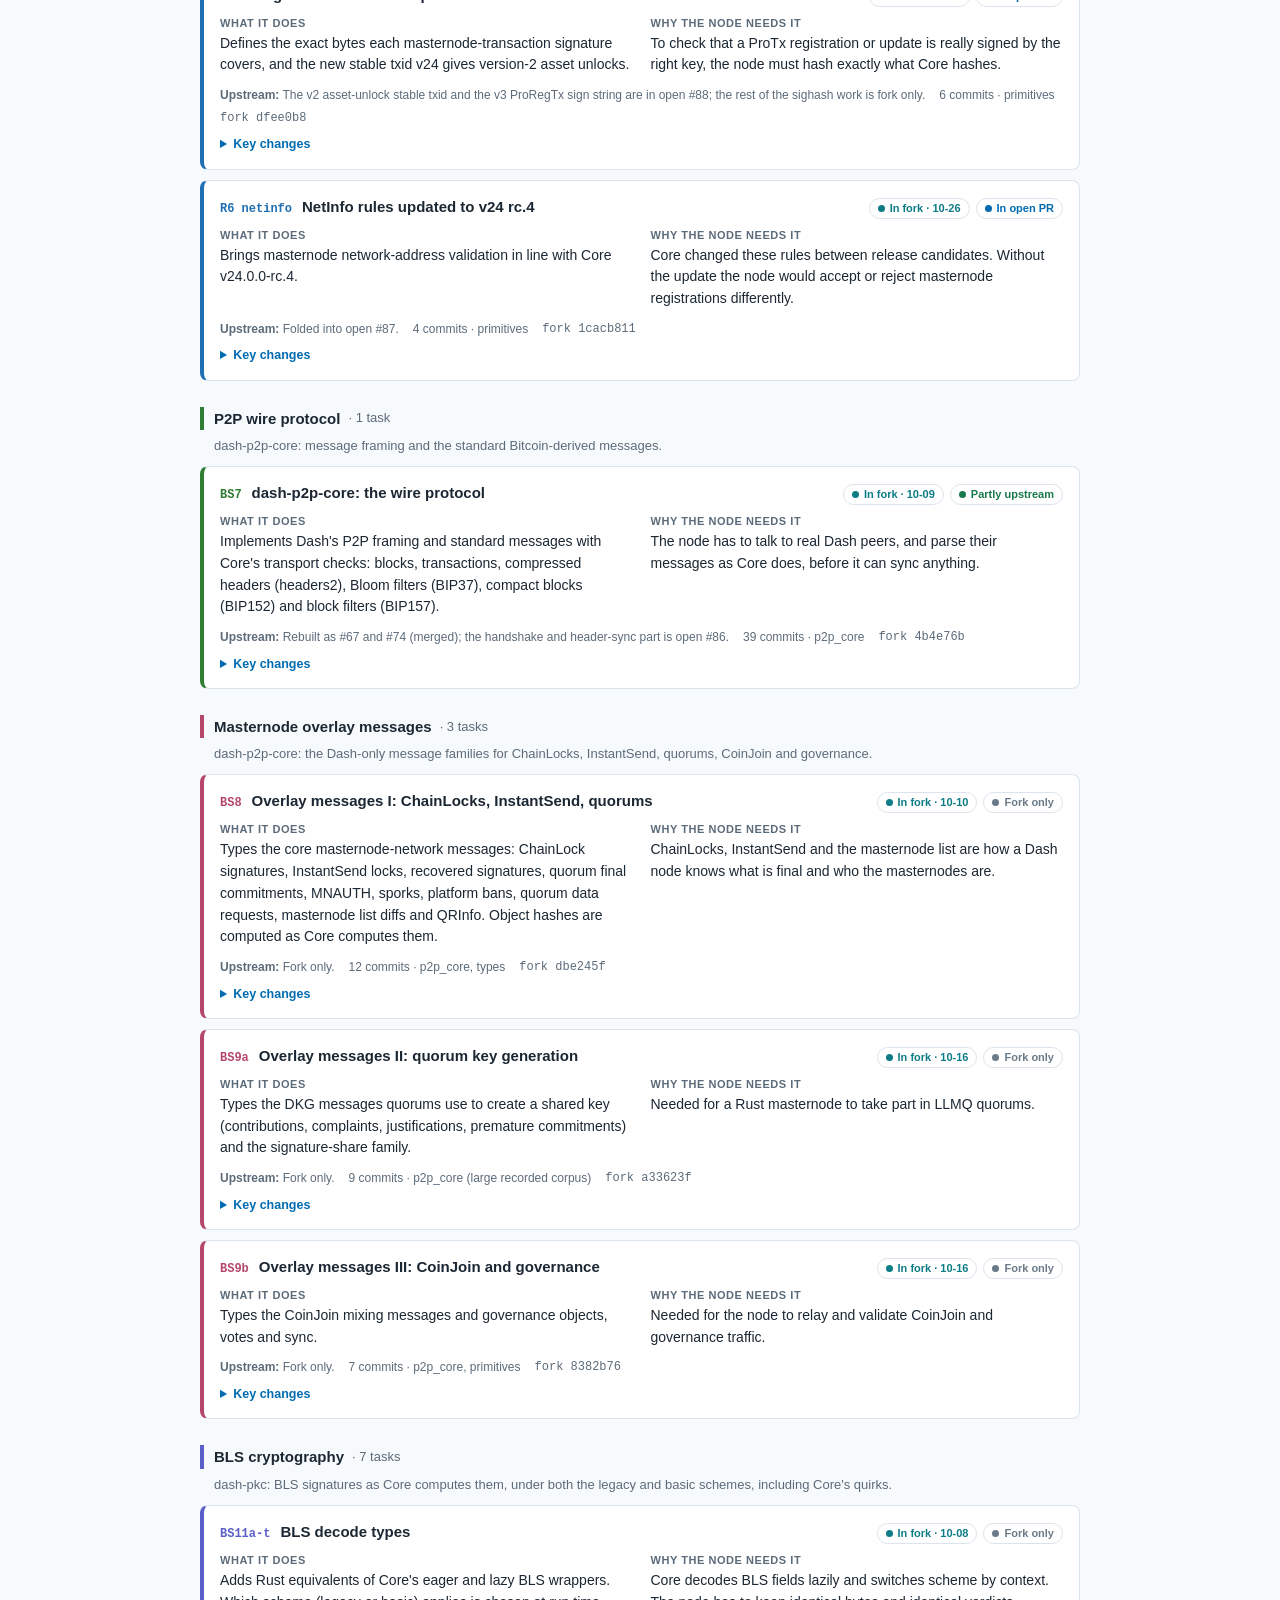
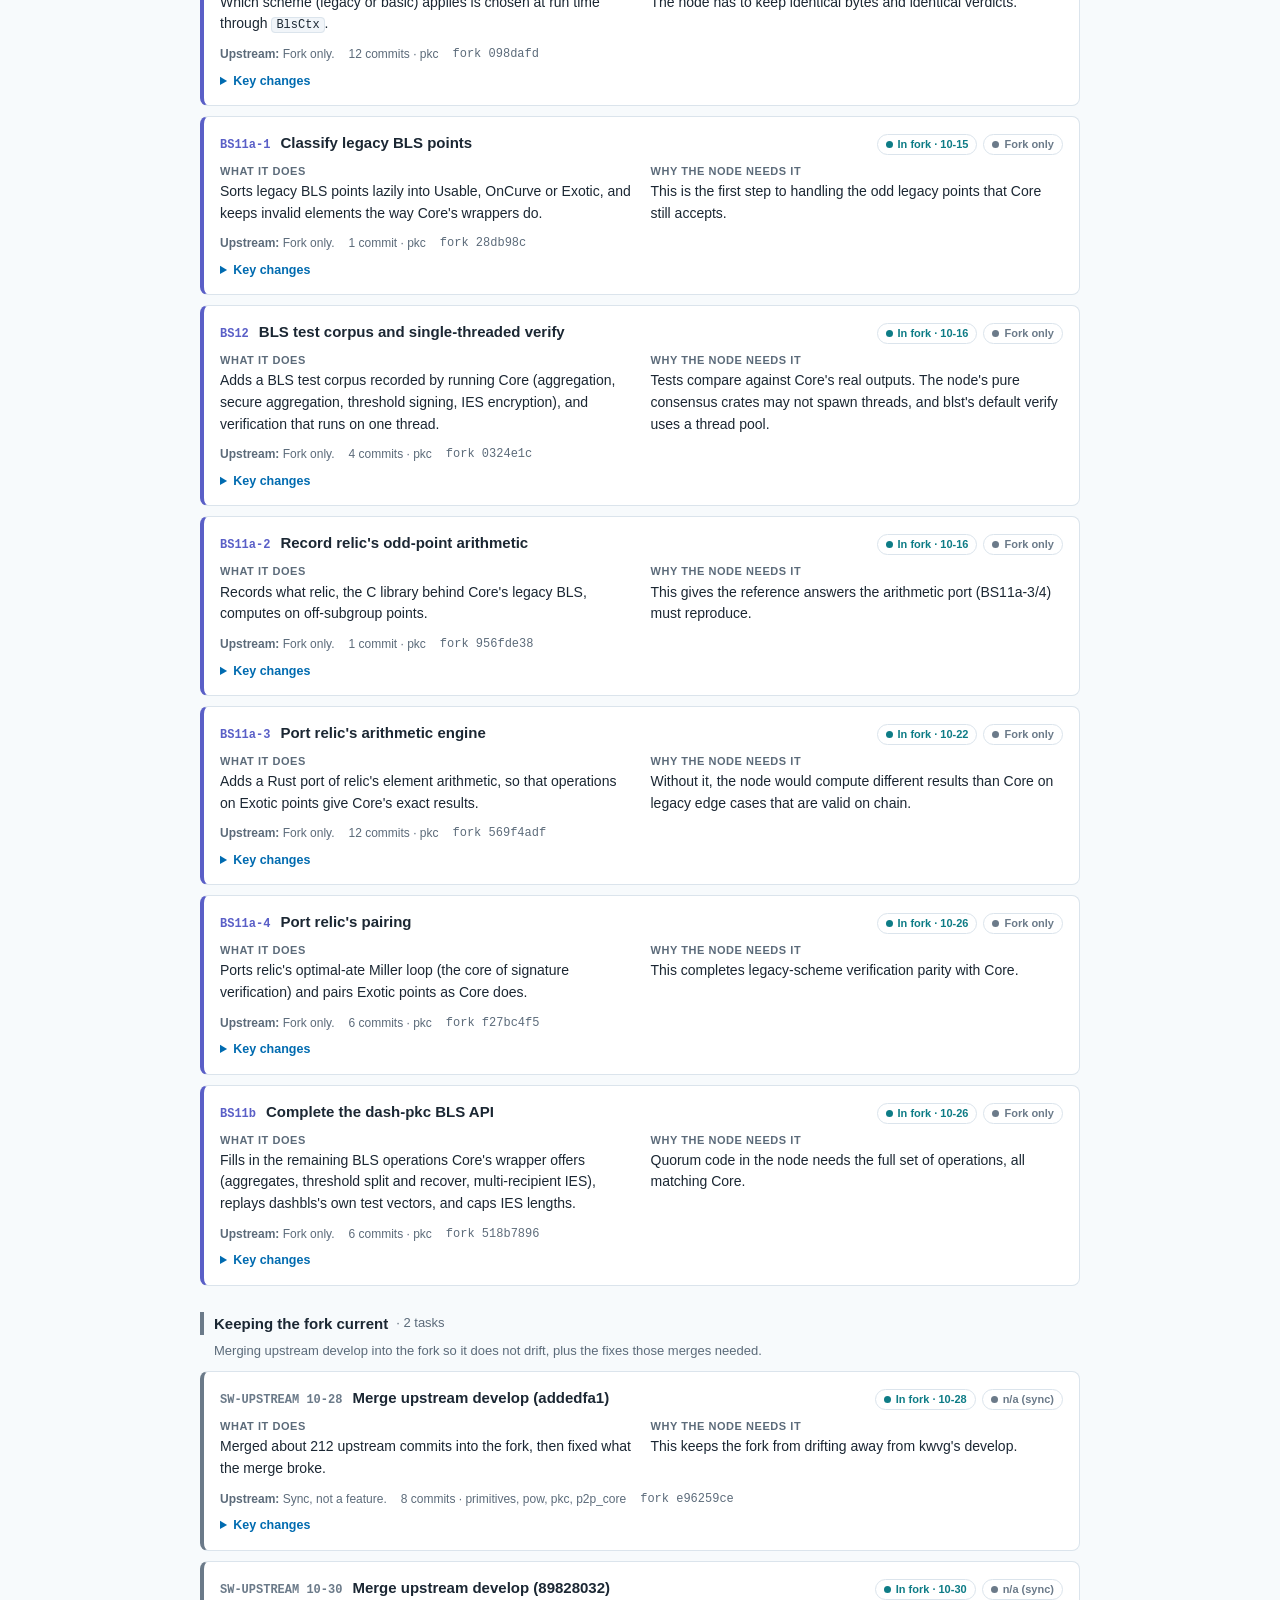
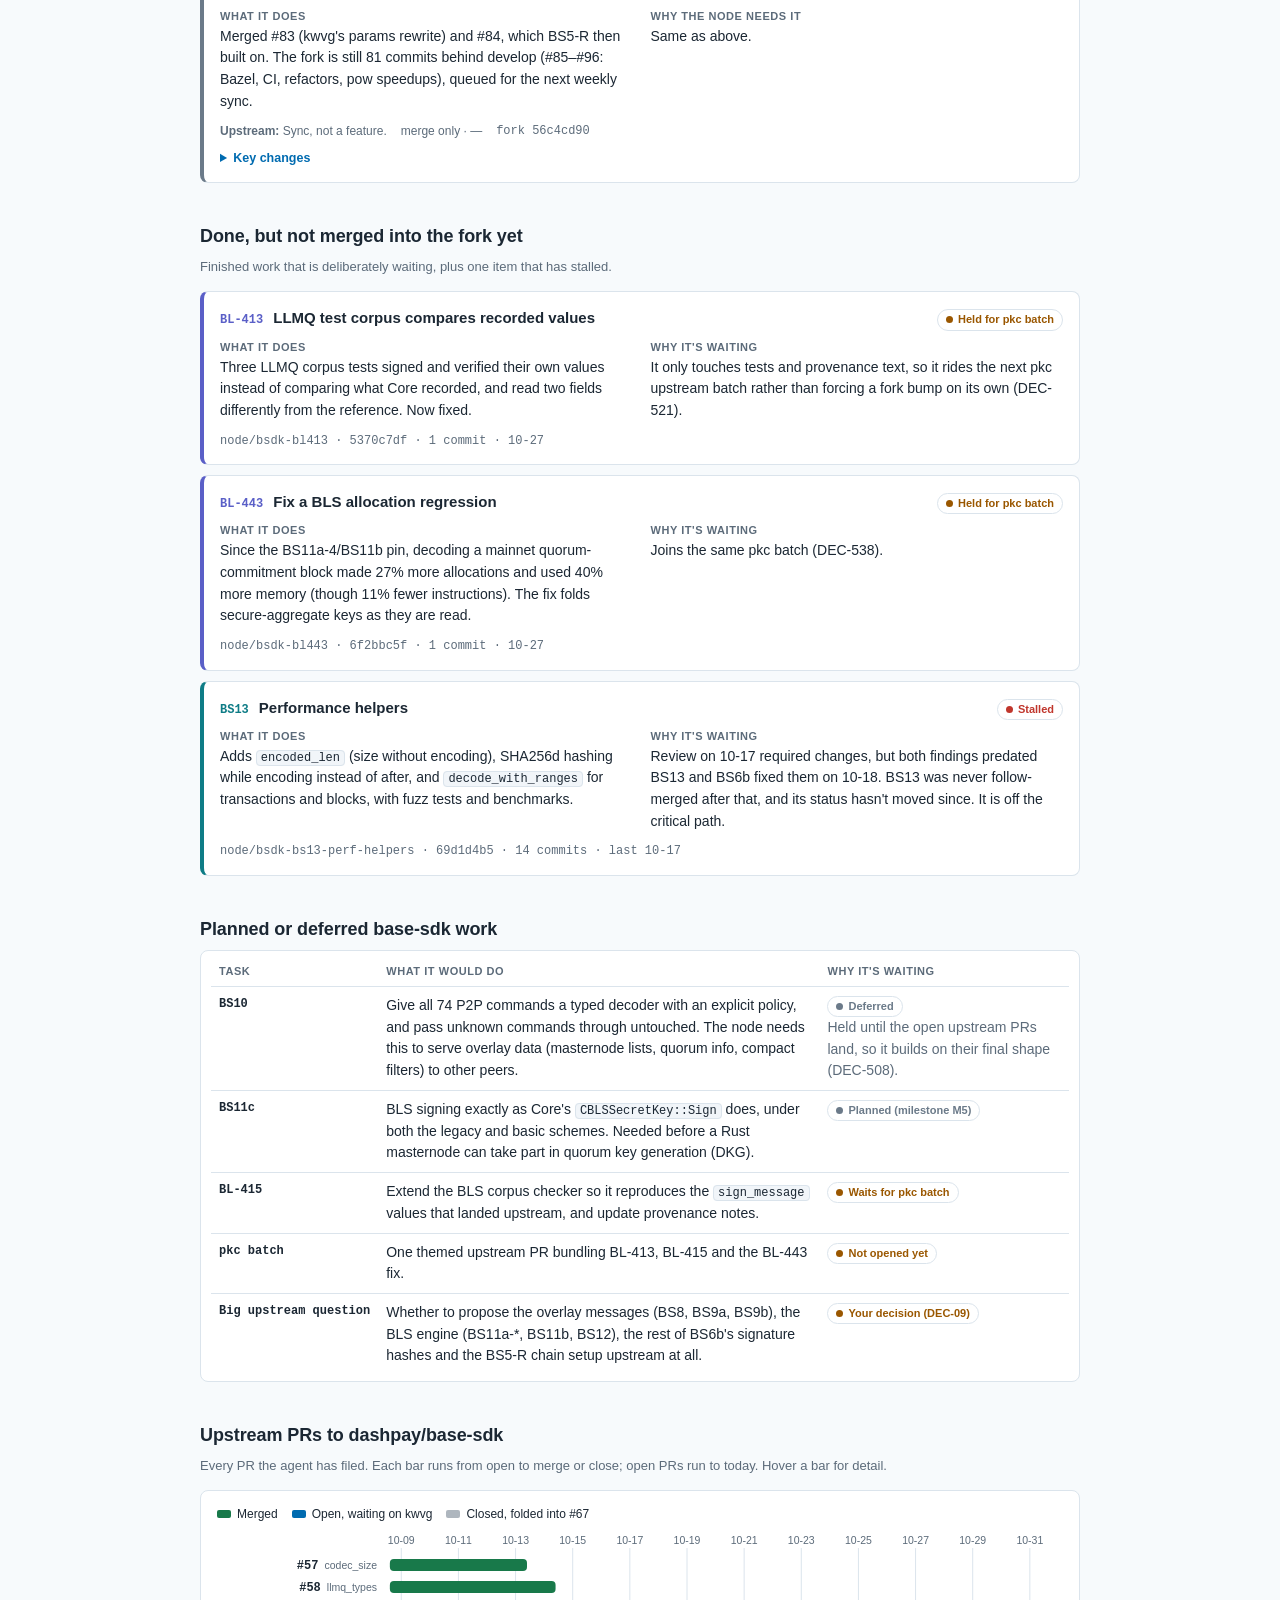
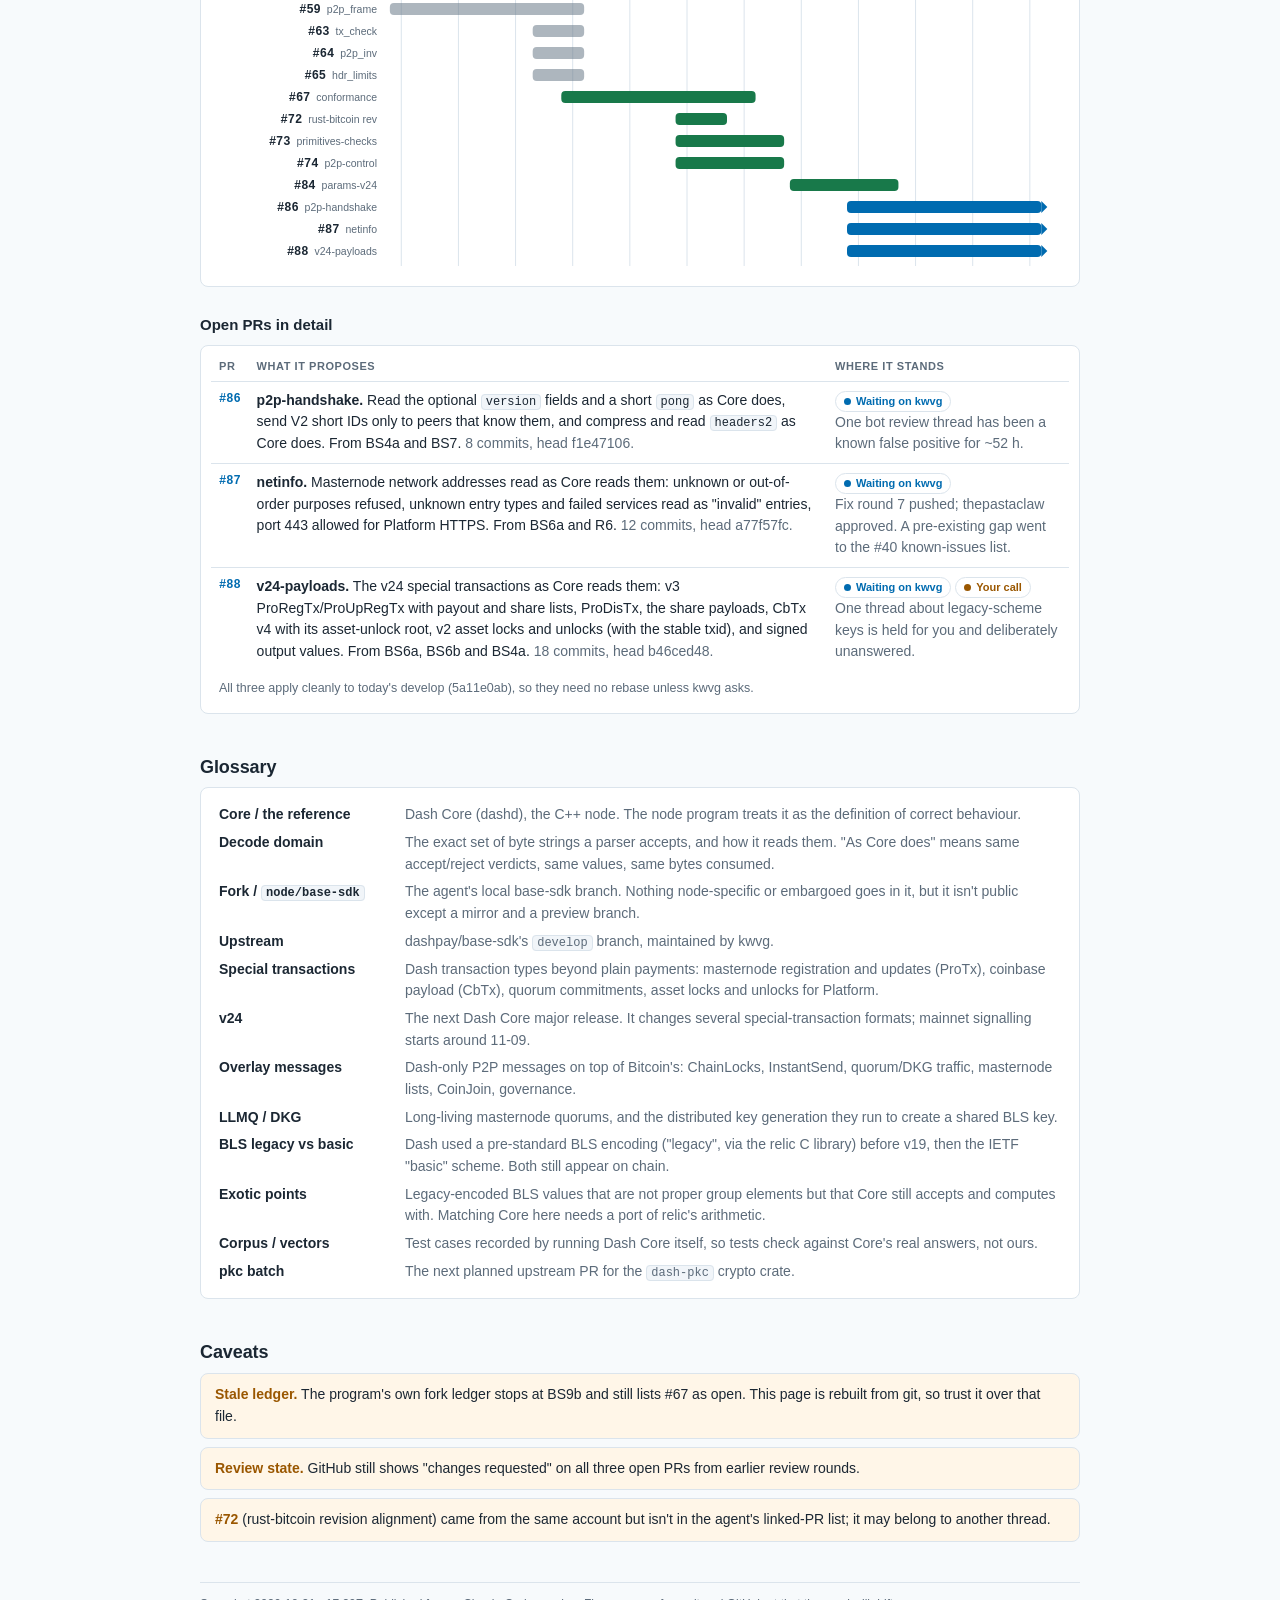
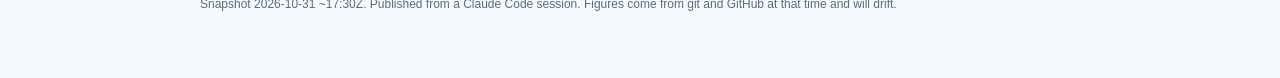
<file: base-sdk-rust-dashcore-report.html>
<!doctype html>
<html lang="en">
<head>
<meta charset="utf-8">
<meta name="viewport" content="width=device-width, initial-scale=1">
<title>Base-sdk work by the rust-dashcore agent · 2026-10-31</title>
<style>
  :root {
    --bg: #f7fafc; --fg: #1b2733; --muted: #5c6b7a; --card: #ffffff; --card2: #f1f5f9; --line: #dbe4ec;
    --accent: #006bb0; --ok: #18794a; --open: #006bb0; --warn: #9a5700; --warn-bg: #fff6e8; --bad: #c0362c;
    --none: #6b7a89; --fork: #0e7c86;
    --a-dec: #0e7c86; --a-par: #8a5a00; --a-tx: #1f6fb2; --a-p2p: #2f7d32; --a-ovl: #b5476b; --a-bls: #5a5fc7; --a-sync: #6b7a89;
    --radius: 8px;
    --sans: -apple-system, "Segoe UI", Roboto, "Helvetica Neue", sans-serif;
    --mono: ui-monospace, "SF Mono", Menlo, Consolas, monospace;
    color-scheme: light;
  }
  @media (prefers-color-scheme: dark) { :root:not([data-theme="light"]) {
    --bg: #101820; --fg: #dde6ee; --muted: #93a3b2; --card: #17212b; --card2: #1c2833; --line: #2a3844;
    --accent: #6fbdf2; --ok: #3fbf7f; --open: #6fbdf2; --warn: #e7a645; --warn-bg: #2a2216; --bad: #f2776c;
    --none: #8796a5; --fork: #3cc4c9;
    --a-dec: #3cc4c9; --a-par: #e0b050; --a-tx: #6fb2ee; --a-p2p: #6cc070; --a-ovl: #ee86a8; --a-bls: #a3a6f5; --a-sync: #93a3b2;
    color-scheme: dark; } }
  :root[data-theme="dark"] {
    --bg: #101820; --fg: #dde6ee; --muted: #93a3b2; --card: #17212b; --card2: #1c2833; --line: #2a3844;
    --accent: #6fbdf2; --ok: #3fbf7f; --open: #6fbdf2; --warn: #e7a645; --warn-bg: #2a2216; --bad: #f2776c;
    --none: #8796a5; --fork: #3cc4c9;
    --a-dec: #3cc4c9; --a-par: #e0b050; --a-tx: #6fb2ee; --a-p2p: #6cc070; --a-ovl: #ee86a8; --a-bls: #a3a6f5; --a-sync: #93a3b2;
    color-scheme: dark; }

  * { box-sizing: border-box; }
  html { background: var(--bg); }
  body { margin: 0 auto; max-width: 920px; padding: 2.5rem 1.25rem 4rem; background: var(--bg); color: var(--fg); font: 14px/1.55 var(--sans); }
  a { color: var(--accent); text-decoration: none; } a:hover { text-decoration: underline; }
  h1 { font-size: 26px; letter-spacing: -0.01em; margin: 0 0 6px; }
  h2 { font-size: 18px; margin: 40px 0 6px; letter-spacing: -0.005em; }
  h3 { font-size: 15px; margin: 26px 0 8px; display: flex; align-items: center; gap: 8px; }
  p { margin: 0 0 10px; }
  .sub { color: var(--muted); font-size: 13px; margin-bottom: 14px; }
  .mono, code { font-family: var(--mono); font-size: 12px; }
  code { background: var(--card2); border: 1px solid var(--line); border-radius: 4px; padding: 0 4px; }
  .muted { color: var(--muted); }
  .topbar { display: flex; justify-content: space-between; align-items: center; margin-bottom: 18px; font-size: 13px; }
  .topbar a { font-weight: 600; }
  #themebtn { font: inherit; font-size: 12px; color: var(--fg); background: var(--card); border: 1px solid var(--line); border-radius: 999px; padding: 3px 12px; cursor: pointer; }

  .box { background: var(--card); border: 1px solid var(--line); border-radius: var(--radius); padding: 16px 18px; }
  .lede { font-size: 15px; }
  .lede p { margin-bottom: 8px; }
  .toc { display: flex; flex-wrap: wrap; gap: 6px 14px; font-size: 13px; margin-top: 10px; }

  .kpis { display: grid; grid-template-columns: repeat(5, 1fr); gap: 10px; margin-top: 16px; }
  .kpi { background: var(--card); border: 1px solid var(--line); border-radius: var(--radius); padding: 12px 14px; }
  .kpi .n { font-size: 26px; font-weight: 650; font-variant-numeric: tabular-nums; }
  .kpi .l { font-size: 12px; color: var(--muted); }
  .dot { display: inline-block; width: 8px; height: 8px; border-radius: 50%; margin-right: 6px; vertical-align: 1px; }

  .steps { display: grid; grid-template-columns: repeat(4, 1fr); gap: 10px; counter-reset: s; }
  .step { background: var(--card); border: 1px solid var(--line); border-radius: var(--radius); padding: 12px; position: relative; }
  .step::before { counter-increment: s; content: counter(s); position: absolute; top: 10px; right: 12px; font-weight: 700; color: var(--muted); font-size: 12px; }
  .step b { display: block; margin-bottom: 4px; }
  .step span { font-size: 12.5px; color: var(--muted); }

  .pill { display: inline-flex; align-items: center; gap: 5px; font-size: 11px; font-weight: 600; padding: 1px 8px; border-radius: 999px; border: 1px solid var(--line); white-space: nowrap; background: var(--card); }
  .pill::before { content: ""; width: 7px; height: 7px; border-radius: 50%; background: currentColor; }
  .u-partly { color: var(--ok); } .u-open { color: var(--open); } .u-none { color: var(--none); }
  .u-held { color: var(--warn); } .u-stall { color: var(--bad); } .u-fork { color: var(--fork); }

  .filters { display: flex; flex-wrap: wrap; gap: 6px; margin: 4px 0 14px; }
  .chip { font: inherit; font-size: 12px; padding: 3px 10px; border-radius: 999px; border: 1px solid var(--line); background: var(--card); color: var(--fg); cursor: pointer; display: inline-flex; align-items: center; gap: 6px; }
  .chip[aria-pressed="true"] { border-color: var(--fg); font-weight: 600; }
  .chip i { width: 8px; height: 8px; border-radius: 2px; display: inline-block; }

  .area-h { border-left: 4px solid var(--c); padding-left: 10px; }
  .area-blurb { color: var(--muted); font-size: 13px; margin: -2px 0 10px; padding-left: 14px; }
  .task { background: var(--card); border: 1px solid var(--line); border-left: 4px solid var(--c); border-radius: var(--radius); padding: 14px 16px; margin-bottom: 10px; }
  .task .hd { display: flex; flex-wrap: wrap; align-items: baseline; gap: 6px 10px; }
  .task .id { font-family: var(--mono); font-size: 12px; font-weight: 700; color: var(--c); }
  .task .ti { font-weight: 650; font-size: 15px; }
  .task .pills { margin-left: auto; display: flex; gap: 6px; flex-wrap: wrap; }
  .task .grid2 { display: grid; grid-template-columns: 1fr 1fr; gap: 6px 18px; margin-top: 8px; }
  .task .lab { font-size: 11px; text-transform: uppercase; letter-spacing: .05em; color: var(--muted); font-weight: 600; margin-bottom: 1px; }
  .task .meta { margin-top: 10px; font-size: 12px; color: var(--muted); display: flex; flex-wrap: wrap; gap: 4px 14px; }
  .task details { margin-top: 8px; }
  .task summary { cursor: pointer; font-size: 12.5px; color: var(--accent); font-weight: 600; }
  .task ul { margin: 6px 0 0; padding-left: 18px; font-size: 13px; }
  .task li { margin: 2px 0; }

  .chart { background: var(--card); border: 1px solid var(--line); border-radius: var(--radius); padding: 14px 16px; }
  .legend { display: flex; flex-wrap: wrap; gap: 14px; font-size: 12px; margin-bottom: 8px; }
  .legend span { display: inline-flex; align-items: center; gap: 6px; }
  .legend i { width: 14px; height: 8px; border-radius: 2px; display: inline-block; }
  svg text { fill: var(--fg); font-family: var(--sans); }
  .tick { fill: var(--muted); font-size: 10.5px; }
  .gridl { stroke: var(--line); }
  .hit:hover .m { filter: brightness(1.12); }

  table { width: 100%; border-collapse: collapse; }
  th { text-align: left; font-size: 11px; text-transform: uppercase; letter-spacing: .05em; color: var(--muted); padding: 6px 8px; border-bottom: 1px solid var(--line); }
  td { padding: 8px; border-bottom: 1px solid var(--line); vertical-align: top; }
  tr:last-child td { border-bottom: 0; }
  td.id { font-family: var(--mono); font-size: 12px; font-weight: 700; white-space: nowrap; }

  dl.gloss { display: grid; grid-template-columns: 170px 1fr; gap: 6px 16px; margin: 0; }
  dl.gloss dt { font-weight: 650; }
  dl.gloss dd { margin: 0; color: var(--muted); }
  .callout { border: 1px solid var(--line); background: var(--warn-bg); border-radius: var(--radius); padding: 10px 14px; margin-bottom: 8px; }
  .callout b { color: var(--warn); }

  #tip { position: fixed; pointer-events: none; background: var(--card); border: 1px solid var(--line); border-radius: var(--radius); padding: 8px 10px; font-size: 12px; max-width: 320px; box-shadow: 0 6px 20px rgb(0 0 0 / .18); opacity: 0; transition: opacity .08s; z-index: 9; }
  #tip b { display: block; margin-bottom: 2px; }
  footer { margin-top: 40px; font-size: 12px; color: var(--muted); border-top: 1px solid var(--line); padding-top: 12px; }

  @media (max-width: 680px) {
    .kpis { grid-template-columns: repeat(2, 1fr); }
    .steps { grid-template-columns: 1fr 1fr; }
    .task .grid2 { grid-template-columns: 1fr; }
    .task .pills { margin-left: 0; }
    dl.gloss { grid-template-columns: 1fr; }
  }
</style>
</head>
<body>
<div id="tip"></div>
<div class="topbar"><a href="./">← Pasta's Pages</a><button id="themebtn" type="button">Theme: auto</button></div>

<h1>Base-sdk work by the rust-dashcore agent</h1>
<p class="sub">Status snapshot 2026-10-31 ~17:30Z · built from the fork's git history, GitHub, and the program's status, decision and backlog logs</p>

<div class="box lede">
  <p><b>What's going on.</b> The rust-dashcore agent manages a program to build a Rust Dash full node that agrees with Dash Core bit for bit on consensus. That node gets its low-level building blocks from <a href="https://github.com/dashpay/base-sdk">dashpay/base-sdk</a>, kwvg's Rust library of Dash types, transactions, P2P messages, chain parameters and BLS cryptography.</p>
  <p>The node needs base-sdk to read every byte the way Dash Core does, including Core's odd edge cases. Waiting for each change to merge upstream would stall the node, so the agent keeps a <b>local fork</b> of base-sdk, lands work there first, and pins the node to it. It then rebuilds small pieces in kwvg's conventions and proposes them <b>upstream</b> as PRs.</p>
  <p>This page lists every piece of fork work, what it is for, and how far it has got toward upstream.</p>
  <div class="toc"><a href="#numbers">Numbers</a><a href="#flow">How work flows</a><a href="#map">Where the work is</a><a href="#tasks">Every fork task</a><a href="#pending">Not in the fork yet</a><a href="#next">Planned / deferred</a><a href="#upstream">Upstream PRs</a><a href="#gloss">Glossary</a></div>
</div>

<div class="kpis" id="numbers">
  <div class="kpi"><div class="n">18</div><div class="l"><span class="dot" style="background:var(--fork)"></span>tasks merged into the fork, plus 2 upstream syncs</div></div>
  <div class="kpi"><div class="n">226</div><div class="l"><span class="dot" style="background:var(--fork)"></span>fork commits not on upstream</div></div>
  <div class="kpi"><div class="n">7</div><div class="l"><span class="dot" style="background:var(--ok)"></span>upstream PRs merged</div></div>
  <div class="kpi"><div class="n">3</div><div class="l"><span class="dot" style="background:var(--open)"></span>upstream PRs open</div></div>
  <div class="kpi"><div class="n">3</div><div class="l"><span class="dot" style="background:var(--warn)"></span>done but held back</div></div>
</div>

<h2 id="flow">How work flows</h2>
<p class="sub">Every task follows the same path. Most of the work below has reached step 3; only a slice has reached step 4.</p>
<div class="steps">
  <div class="step"><b>Task branch</b><span>Built on a branch <code>node/bsdk-&lt;task&gt;</code>, following base-sdk's own rules (commit format, <code>just test lint</code>).</span></div>
  <div class="step"><b>Review</b><span>Independent model reviews (Opus, GPT Sol) until approved. Every commit must pass the repo's checks on its own (<code>just comb</code>).</span></div>
  <div class="step" style="border-color:var(--fork)"><b>Local fork</b><span>Merged into <code>node/base-sdk</code> (now <code>b6853466</code>). The Rust node pins this exact commit.</span></div>
  <div class="step" style="border-color:var(--ok)"><b>Upstream PR</b><span>Selected pieces rebuilt on <code>develop</code> in kwvg's style and filed to dashpay/base-sdk. Your call what goes up.</span></div>
</div>

<h2 id="map">Where the work is</h2>
<p class="sub">Commits per fork task, grouped by area and coloured by how far each has got upstream. Commit count is a rough size measure: some small tasks carry large test corpora. Axis is commits. Hover a bar for a one-line summary.</p>
<div class="chart">
  <div class="legend">
    <span><i style="background:var(--ok)"></i>Partly upstream (merged PRs)</span>
    <span><i style="background:var(--open)"></i>In an open upstream PR</span>
    <span><i style="background:var(--none)"></i>Fork only, not proposed</span>
  </div>
  <svg id="mapchart" width="100%" role="img" aria-label="Commits per fork task by area and upstream status"></svg>
</div>

<h2 id="tasks">Every fork task</h2>
<p class="sub">Grouped by what part of the SDK they touch. Use the filters to narrow the list; open "Key changes" for the commit-level detail.</p>
<div class="filters" id="filters"></div>
<div id="tasklist"></div>

<h2 id="pending">Done, but not merged into the fork yet</h2>
<p class="sub">Finished work that is deliberately waiting, plus one item that has stalled.</p>
<div id="pendinglist"></div>

<h2 id="next">Planned or deferred base-sdk work</h2>
<div class="box" style="padding:6px 10px">
<table>
  <tr><th>Task</th><th>What it would do</th><th>Why it's waiting</th></tr>
  <tr><td class="id">BS10</td><td>Give all 74 P2P commands a typed decoder with an explicit policy, and pass unknown commands through untouched. The node needs this to serve overlay data (masternode lists, quorum info, compact filters) to other peers.</td><td><span class="pill u-none">Deferred</span><br><span class="muted">Held until the open upstream PRs land, so it builds on their final shape (DEC-508).</span></td></tr>
  <tr><td class="id">BS11c</td><td>BLS signing exactly as Core's <code>CBLSSecretKey::Sign</code> does, under both the legacy and basic schemes. Needed before a Rust masternode can take part in quorum key generation (DKG).</td><td><span class="pill u-none">Planned (milestone M5)</span></td></tr>
  <tr><td class="id">BL-415</td><td>Extend the BLS corpus checker so it reproduces the <code>sign_message</code> values that landed upstream, and update provenance notes.</td><td><span class="pill u-held">Waits for pkc batch</span></td></tr>
  <tr><td class="id">pkc batch</td><td>One themed upstream PR bundling BL-413, BL-415 and the BL-443 fix.</td><td><span class="pill u-held">Not opened yet</span></td></tr>
  <tr><td class="id">Big upstream question</td><td>Whether to propose the overlay messages (BS8, BS9a, BS9b), the BLS engine (BS11a-*, BS11b, BS12), the rest of BS6b's signature hashes and the BS5-R chain setup upstream at all.</td><td><span class="pill u-held">Your decision (DEC-09)</span></td></tr>
</table>
</div>

<h2 id="upstream">Upstream PRs to dashpay/base-sdk</h2>
<p class="sub">Every PR the agent has filed. Each bar runs from open to merge or close; open PRs run to today. Hover a bar for detail.</p>
<div class="chart">
  <div class="legend">
    <span><i style="background:var(--ok)"></i>Merged</span>
    <span><i style="background:var(--open)"></i>Open, waiting on kwvg</span>
    <span><i style="background:var(--none);opacity:.55"></i>Closed, folded into #67</span>
  </div>
  <svg id="gantt" width="100%" role="img" aria-label="Timeline of upstream PRs"></svg>
</div>

<h3>Open PRs in detail</h3>
<div class="box" style="padding:6px 10px">
<table>
  <tr><th>PR</th><th>What it proposes</th><th>Where it stands</th></tr>
  <tr><td class="id"><a href="https://github.com/dashpay/base-sdk/pull/86">#86</a></td><td><b>p2p-handshake.</b> Read the optional <code>version</code> fields and a short <code>pong</code> as Core does, send V2 short IDs only to peers that know them, and compress and read <code>headers2</code> as Core does. From BS4a and BS7. <span class="muted">8 commits, head f1e47106.</span></td><td><span class="pill u-open">Waiting on kwvg</span><br><span class="muted">One bot review thread has been a known false positive for ~52 h.</span></td></tr>
  <tr><td class="id"><a href="https://github.com/dashpay/base-sdk/pull/87">#87</a></td><td><b>netinfo.</b> Masternode network addresses read as Core reads them: unknown or out-of-order purposes refused, unknown entry types and failed services read as "invalid" entries, port 443 allowed for Platform HTTPS. From BS6a and R6. <span class="muted">12 commits, head a77f57fc.</span></td><td><span class="pill u-open">Waiting on kwvg</span><br><span class="muted">Fix round 7 pushed; thepastaclaw approved. A pre-existing gap went to the #40 known-issues list.</span></td></tr>
  <tr><td class="id"><a href="https://github.com/dashpay/base-sdk/pull/88">#88</a></td><td><b>v24-payloads.</b> The v24 special transactions as Core reads them: v3 ProRegTx/ProUpRegTx with payout and share lists, ProDisTx, the share payloads, CbTx v4 with its asset-unlock root, v2 asset locks and unlocks (with the stable txid), and signed output values. From BS6a, BS6b and BS4a. <span class="muted">18 commits, head b46ced48.</span></td><td><span class="pill u-open">Waiting on kwvg</span> <span class="pill u-held">Your call</span><br><span class="muted">One thread about legacy-scheme keys is held for you and deliberately unanswered.</span></td></tr>
</table>
<p class="muted" style="margin:8px;font-size:12.5px">All three apply cleanly to today's develop (5a11e0ab), so they need no rebase unless kwvg asks.</p>
</div>

<h2 id="gloss">Glossary</h2>
<div class="box">
<dl class="gloss">
  <dt>Core / the reference</dt><dd>Dash Core (dashd), the C++ node. The node program treats it as the definition of correct behaviour.</dd>
  <dt>Decode domain</dt><dd>The exact set of byte strings a parser accepts, and how it reads them. "As Core does" means same accept/reject verdicts, same values, same bytes consumed.</dd>
  <dt>Fork / <code>node/base-sdk</code></dt><dd>The agent's local base-sdk branch. Nothing node-specific or embargoed goes in it, but it isn't public except a mirror and a preview branch.</dd>
  <dt>Upstream</dt><dd>dashpay/base-sdk's <code>develop</code> branch, maintained by kwvg.</dd>
  <dt>Special transactions</dt><dd>Dash transaction types beyond plain payments: masternode registration and updates (ProTx), coinbase payload (CbTx), quorum commitments, asset locks and unlocks for Platform.</dd>
  <dt>v24</dt><dd>The next Dash Core major release. It changes several special-transaction formats; mainnet signalling starts around 11-09.</dd>
  <dt>Overlay messages</dt><dd>Dash-only P2P messages on top of Bitcoin's: ChainLocks, InstantSend, quorum/DKG traffic, masternode lists, CoinJoin, governance.</dd>
  <dt>LLMQ / DKG</dt><dd>Long-living masternode quorums, and the distributed key generation they run to create a shared BLS key.</dd>
  <dt>BLS legacy vs basic</dt><dd>Dash used a pre-standard BLS encoding ("legacy", via the relic C library) before v19, then the IETF "basic" scheme. Both still appear on chain.</dd>
  <dt>Exotic points</dt><dd>Legacy-encoded BLS values that are not proper group elements but that Core still accepts and computes with. Matching Core here needs a port of relic's arithmetic.</dd>
  <dt>Corpus / vectors</dt><dd>Test cases recorded by running Dash Core itself, so tests check against Core's real answers, not ours.</dd>
  <dt>pkc batch</dt><dd>The next planned upstream PR for the <code>dash-pkc</code> crypto crate.</dd>
</dl>
</div>

<h2>Caveats</h2>
<div class="callout"><b>Stale ledger.</b> The program's own fork ledger stops at BS9b and still lists #67 as open. This page is rebuilt from git, so trust it over that file.</div>
<div class="callout"><b>Review state.</b> GitHub still shows "changes requested" on all three open PRs from earlier review rounds.</div>
<div class="callout"><b>#72</b> (rust-bitcoin revision alignment) came from the same account but isn't in the agent's linked-PR list; it may belong to another thread.</div>

<footer>Snapshot 2026-10-31 ~17:30Z. Published from a Claude Code session. Figures come from git and GitHub at that time and will drift.</footer>

<script>
const AREAS = {
  dec:  { name: 'Decoding foundations', c: '--a-dec',  blurb: 'Shared rules for how raw bytes are read, used by every other crate (dash-types, plus pieces of primitives and p2p_core).' },
  par:  { name: 'Chain parameters',     c: '--a-par',  blurb: 'dash-params: the per-network constants and options (mainnet, testnet, devnet, regtest) consensus depends on.' },
  tx:   { name: 'Transactions & v24',   c: '--a-tx',   blurb: 'dash-primitives: transactions, special-transaction payloads and the v24 formats.' },
  p2p:  { name: 'P2P wire protocol',    c: '--a-p2p',  blurb: 'dash-p2p-core: message framing and the standard Bitcoin-derived messages.' },
  ovl:  { name: 'Masternode overlay messages', c: '--a-ovl', blurb: 'dash-p2p-core: the Dash-only message families for ChainLocks, InstantSend, quorums, CoinJoin and governance.' },
  bls:  { name: 'BLS cryptography',     c: '--a-bls',  blurb: 'dash-pkc: BLS signatures as Core computes them, under both the legacy and basic schemes, including Core\'s quirks.' },
  sync: { name: 'Keeping the fork current', c: '--a-sync', blurb: 'Merging upstream develop into the fork so it does not drift, plus the fixes those merges needed.' },
};
const UP = {
  partly: { cls: 'u-partly', c: '--ok',   label: 'Partly upstream' },
  open:   { cls: 'u-open',   c: '--open', label: 'In open PR' },
  none:   { cls: 'u-none',   c: '--none', label: 'Fork only' },
  na:     { cls: 'u-none',   c: '--none', label: 'n/a (sync)' },
};
const T = [
  { id: 'BS4a', a: 'dec', t: 'Read bytes exactly as Dash Core does', up: 'partly', upn: 'Pieces landed in #57, #58, #67 and #73; the version/pong reads are in open #86 and signed amounts in open #88.',
    what: 'Reworks base-sdk\'s parsers so that whatever Core accepts, the SDK accepts, and whatever Core rejects, it rejects the same way. Covers lengths, booleans, amounts, protocol versions and message-size limits.',
    why: 'A node that disagrees with Core about whether a block, transaction or message is valid can split from the network or get banned by its peers.',
    keys: ['<code>CoreBool</code>: any non-zero byte reads as true, as in Core (base-sdk previously accepted only 0/1)', 'Length prefixes range-checked against Core\'s 32 MiB <code>MAX_SER_SIZE</code>', 'Transaction output values read as a signed amount, as Core does', 'Special payloads report how many bytes they consumed and any trailing data', 'All 14 LLMQ quorum types named, including 103 and 105', 'Protocol version made signed; <code>ProtoCtx</code> lets P2P messages decode according to the negotiated version', 'Core\'s 3 MiB per-message limit and its separate V2 (BIP324) transport limits', '<code>version</code>/<code>pong</code> edge cases read the way Core\'s handlers read them'],
    commits: 38, crates: 'types, primitives, p2p_core, params', sha: '481f8c3', date: '10-08' },

  { id: 'BS5', a: 'par', t: 'Complete chain parameters', up: 'partly', upn: 'The RPC validation, spork address and LLMQ allowlist went upstream as #84 (merged 10-26).',
    what: 'Builds every network\'s parameters exactly as Core\'s <code>CChainParams</code>: mainnet, testnet, devnet and regtest, with all of Core\'s override options (spork keys, budget parameters, LLMQ settings).',
    why: 'Consensus rules depend on per-network constants such as activation heights, quorum sizes and spork keys. One wrong value means a wrong chain.',
    keys: ['Parameters built per network kind and per Core release', 'Checked against parameter dumps taken from Dash Core itself', 'Spork options added; only final negative heights refused, as Core does', 'Spork and budget data checked against provenance-checked Core output'],
    commits: 4, crates: 'params (≈13k lines, mostly tables)', sha: '23f6fd7', date: '10-09' },
  { id: 'BS5-R', a: 'par', t: 'Rebuild chain setup on kwvg\'s new params', up: 'none', upn: 'Fork only.',
    what: 'kwvg rewrote dash-params upstream (#83) and #84 merged. This redoes the fork\'s parameter work on top of that new design instead of keeping a diverging copy.',
    why: 'It keeps the fork close to upstream and adds what the node needs to start on any network, devnets included.',
    keys: ['New <code>Release</code> and <code>ChainSetup</code> types, plus the devnet table', 'Builds devnet genesis blocks', 'Applies Core\'s chain-parameter command-line options (refuses a negated <code>-powtargetspacing</code>, as Core does)', 'Resolves spork signer addresses', 'Checked against Core\'s dumps; each corpus pinned to a hand-kept manifest'],
    commits: 11, crates: 'params, primitives, p2p_core, script', sha: '1976a145', date: '10-30' },
  { id: 'SW-V24 S5', a: 'par', t: 'Move to Dash Core v24.0.0-rc.5', up: 'none', upn: 'Fork only (the libz-sys bump is upstream #95, cherry-picked).',
    what: 'Updates the v24 parameter tables from release candidate 4 to rc.5 and adds <code>min_blocks_to_keep</code>.',
    why: 'The node tracks Core\'s latest v24 release candidate ahead of mainnet signalling (deadline 11-09).',
    keys: ['v24.0 tables moved to rc.5', 'New <code>ChainParams::min_blocks_to_keep</code>', '<code>libz-sys</code> security bump (RUSTSEC-2026-0418), cherry-picked from upstream #95'],
    commits: 5, crates: 'params', sha: 'b6853466', date: '10-31' },

  { id: 'BS6a', a: 'tx', t: 'Dash Core v24 transaction formats', up: 'open', upn: 'Proposed as #88 (v24 payloads) and #87 (NetInfo); both open.',
    what: 'Decodes the special transactions v24 introduces or changes: ProTx v3 with payout and share lists, CbTx v4, AssetLock/AssetUnlock v2 and types 10–12. Each BLS field is read under whichever BLS scheme Core would use at that point.',
    why: 'Once v24 activates, every block can contain these formats. A node that can\'t parse them stops syncing.',
    keys: ['v24 payloads decoded, with BLS fields typed by where their scheme comes from', 'Masternode network addresses (NetInfo) read as Core reads them, including empty and invalid entries', 'v24 asset locks accepted by <code>AssetLock::check()</code>', 'CbTx and AssetUnlock signatures decoded scheme-free, as Core does', 'New <code>DecodeError::MalleableBls</code>; BLS fields encoded under Core\'s write-time scheme', 'Unknown ProTx versions and NetInfo size failures judged by Core'],
    commits: 19, crates: 'primitives, pkc, types', sha: 'a1d4dd3', date: '10-09' },
  { id: 'BS6b', a: 'tx', t: 'Signature hashes for special transactions', up: 'open', upn: 'The v2 asset-unlock stable txid and the v3 ProRegTx sign string are in open #88; the rest of the sighash work is fork only.',
    what: 'Defines the exact bytes each masternode-transaction signature covers, and the new stable txid v24 gives version-2 asset unlocks.',
    why: 'To check that a ProTx registration or update is really signed by the right key, the node must hash exactly what Core hashes.',
    keys: ['v2 asset unlocks get Core\'s v24 stable txid', 'Adds the messages that special-payload signatures cover', 'Verified against signatures Core actually produced', 'Unsupported versions refused when computing provider sign hashes'],
    commits: 6, crates: 'primitives', sha: 'dfee0b8', date: '10-18' },
  { id: 'R6 netinfo', a: 'tx', t: 'NetInfo rules updated to v24 rc.4', up: 'open', upn: 'Folded into open #87.',
    what: 'Brings masternode network-address validation in line with Core v24.0.0-rc.4.',
    why: 'Core changed these rules between release candidates. Without the update the node would accept or reject masternode registrations differently.',
    keys: ['Port 443 allowed for services in the Platform HTTPS group', 'Unknown or out-of-order address purposes refused', 'Purpose order checked; services checked by their group', 'Tests pinned to rc.4'],
    commits: 4, crates: 'primitives', sha: '1cacb811', date: '10-26' },

  { id: 'BS7', a: 'p2p', t: 'dash-p2p-core: the wire protocol', up: 'partly', upn: 'Rebuilt as #67 and #74 (merged); the handshake and header-sync part is open #86.',
    what: 'Implements Dash\'s P2P framing and standard messages with Core\'s transport checks: blocks, transactions, compressed headers (headers2), Bloom filters (BIP37), compact blocks (BIP152) and block filters (BIP157).',
    why: 'The node has to talk to real Dash peers, and parse their messages as Core does, before it can sync anything.',
    keys: ['Core\'s protocol versions and size limits', 'V1 message framing with Core\'s transport checks', 'V2 (BIP324) short message IDs, gated on the peer\'s version', 'Every inventory type Core knows', '<code>headers2</code> decoded and encoded as Core does', 'Block, tx, BIP37, BIP152 and BIP157 messages typed, both directions', 'Hostile message counts can\'t force large allocations', 'Checked against Core\'s verdicts and bytes read'],
    commits: 39, crates: 'p2p_core', sha: '4b4e76b', date: '10-09' },

  { id: 'BS8', a: 'ovl', t: 'Overlay messages I: ChainLocks, InstantSend, quorums', up: 'none', upn: 'Fork only.',
    what: 'Types the core masternode-network messages: ChainLock signatures, InstantSend locks, recovered signatures, quorum final commitments, MNAUTH, sporks, platform bans, quorum data requests, masternode list diffs and QRInfo. Object hashes are computed as Core computes them.',
    why: 'ChainLocks, InstantSend and the masternode list are how a Dash node knows what is final and who the masternodes are.',
    keys: ['All of the above typed with Core\'s read rules', 'Masternode-list entries and platform bans hashed exactly as Core does', 'Non-canonical booleans reported (<code>NonCanonicalBool</code>)', 'Size and flag refusals for <code>qgetdata</code> typed', 'Checked against Core\'s verdicts, including cases where Core rewrites the bytes'],
    commits: 12, crates: 'p2p_core, types', sha: 'dbe245f', date: '10-10' },
  { id: 'BS9a', a: 'ovl', t: 'Overlay messages II: quorum key generation', up: 'none', upn: 'Fork only.',
    what: 'Types the DKG messages quorums use to create a shared key (contributions, complaints, justifications, premature commitments) and the signature-share family.',
    why: 'Needed for a Rust masternode to take part in LLMQ quorums.',
    keys: ['DKG and signature-share messages typed', 'DKG payloads over 1 MiB refused before reading', 'DKG BLS fields read as Core does; raw payloads hashed for inventory', 'Every write-back checked against Core'],
    commits: 9, crates: 'p2p_core (large recorded corpus)', sha: 'a33623f', date: '10-16' },
  { id: 'BS9b', a: 'ovl', t: 'Overlay messages III: CoinJoin and governance', up: 'none', upn: 'Fork only.',
    what: 'Types the CoinJoin mixing messages and governance objects, votes and sync.',
    why: 'Needed for the node to relay and validate CoinJoin and governance traffic.',
    keys: ['CoinJoin messages typed; governance votes read as Core reads them', '<code>dss</code> counts checked before reading', '<code>dsa</code> written for the negotiated protocol version', 'Compared with Core\'s reads'],
    commits: 7, crates: 'p2p_core, primitives', sha: '8382b76', date: '10-16' },

  { id: 'BS11a-t', a: 'bls', t: 'BLS decode types', up: 'none', upn: 'Fork only.',
    what: 'Adds Rust equivalents of Core\'s eager and lazy BLS wrappers. Which scheme (legacy or basic) applies is chosen at run time through <code>BlsCtx</code>.',
    why: 'Core decodes BLS fields lazily and switches scheme by context. The node has to keep identical bytes and identical verdicts.',
    keys: ['Runtime scheme selection with <code>BlsCtx</code>', 'Eager and lazy wrappers matching Core\'s', 'Wrapper test vectors generated from Dash Core', 'Decodes as Core\'s basic <code>SetBytes</code>, with no round trip'],
    commits: 12, crates: 'pkc', sha: '098dafd', date: '10-08' },
  { id: 'BS11a-1', a: 'bls', t: 'Classify legacy BLS points', up: 'none', upn: 'Fork only.',
    what: 'Sorts legacy BLS points lazily into Usable, OnCurve or Exotic, and keeps invalid elements the way Core\'s wrappers do.',
    why: 'This is the first step to handling the odd legacy points that Core still accepts.',
    keys: ['Lazy three-way classification', 'Invalid elements kept, not rejected'],
    commits: 1, crates: 'pkc', sha: '28db98c', date: '10-15' },
  { id: 'BS12', a: 'bls', t: 'BLS test corpus and single-threaded verify', up: 'none', upn: 'Fork only.',
    what: 'Adds a BLS test corpus recorded by running Core (aggregation, secure aggregation, threshold signing, IES encryption), and verification that runs on one thread.',
    why: 'Tests compare against Core\'s real outputs. The node\'s pure consensus crates may not spawn threads, and blst\'s default verify uses a thread pool.',
    keys: ['Verify BLS signatures as Core does, on one thread', 'Corpus recorded through Core', 'Secure verify that keeps an invalid object\'s element, as Core does'],
    commits: 4, crates: 'pkc', sha: '0324e1c', date: '10-16' },
  { id: 'BS11a-2', a: 'bls', t: 'Record relic\'s odd-point arithmetic', up: 'none', upn: 'Fork only.',
    what: 'Records what relic, the C library behind Core\'s legacy BLS, computes on off-subgroup points.',
    why: 'This gives the reference answers the arithmetic port (BS11a-3/4) must reproduce.',
    keys: ['Off-subgroup arithmetic vectors recorded from the Core oracle'],
    commits: 1, crates: 'pkc', sha: '956fde38', date: '10-16' },
  { id: 'BS11a-3', a: 'bls', t: 'Port relic\'s arithmetic engine', up: 'none', upn: 'Fork only.',
    what: 'Adds a Rust port of relic\'s element arithmetic, so that operations on Exotic points give Core\'s exact results.',
    why: 'Without it, the node would compute different results than Core on legacy edge cases that are valid on chain.',
    keys: ['Core\'s BLS element arithmetic computed by a relic-equivalent engine'],
    commits: 12, crates: 'pkc', sha: '569f4adf', date: '10-22' },
  { id: 'BS11a-4', a: 'bls', t: 'Port relic\'s pairing', up: 'none', upn: 'Fork only.',
    what: 'Ports relic\'s optimal-ate Miller loop (the core of signature verification) and pairs Exotic points as Core does.',
    why: 'This completes legacy-scheme verification parity with Core.',
    keys: ['Optimal-ate Miller loop ported', 'Reference pairing recorded on every point class', 'A kept legacy key\'s subgroup test run only once', 'Corpus reproduced by Core, with provenance enforced'],
    commits: 6, crates: 'pkc', sha: 'f27bc4f5', date: '10-26' },
  { id: 'BS11b', a: 'bls', t: 'Complete the dash-pkc BLS API', up: 'none', upn: 'Fork only.',
    what: 'Fills in the remaining BLS operations Core\'s wrapper offers (aggregates, threshold split and recover, multi-recipient IES), replays dashbls\'s own test vectors, and caps IES lengths.',
    why: 'Quorum code in the node needs the full set of operations, all matching Core.',
    keys: ['<code>bls::core</code> completed with the wrapper\'s remaining ops', 'dashbls <code>test.cpp</code> fixed vectors replayed', 'IES lengths capped at <code>MAX_SIZE</code>, as Core\'s reader does', 'Mutation testing: surviving mutants killed'],
    commits: 6, crates: 'pkc', sha: '518b7896', date: '10-26' },

  { id: 'SW-UPSTREAM 10-28', a: 'sync', t: 'Merge upstream develop (addedfa1)', up: 'na', upn: 'Sync, not a feature.',
    what: 'Merged about 212 upstream commits into the fork, then fixed what the merge broke.',
    why: 'This keeps the fork from drifting away from kwvg\'s develop.',
    keys: ['Provider-signature decoding matched to the reference again', 'pow macro renamed (clashed with a nightly built-in)', 'Lint and doc fixes from the merge'],
    commits: 8, crates: 'primitives, pow, pkc, p2p_core', sha: 'e96259ce', date: '10-28' },
  { id: 'SW-UPSTREAM 10-30', a: 'sync', t: 'Merge upstream develop (89828032)', up: 'na', upn: 'Sync, not a feature.',
    what: 'Merged #83 (kwvg\'s params rewrite) and #84, which BS5-R then built on. The fork is still 81 commits behind develop (#85–#96: Bazel, CI, refactors, pow speedups), queued for the next weekly sync.',
    why: 'Same as above.',
    keys: ['36 upstream commits merged'],
    commits: 0, crates: '—', sha: '56c4cd90', date: '10-30' },
];
const PENDING = [
  { id: 'BL-413', a: 'bls', t: 'LLMQ test corpus compares recorded values', st: ['u-held', 'Held for pkc batch'],
    what: 'Three LLMQ corpus tests signed and verified their own values instead of comparing what Core recorded, and read two fields differently from the reference. Now fixed.',
    why: 'It only touches tests and provenance text, so it rides the next pkc upstream batch rather than forcing a fork bump on its own (DEC-521).', meta: 'node/bsdk-bl413 · 5370c7df · 1 commit · 10-27' },
  { id: 'BL-443', a: 'bls', t: 'Fix a BLS allocation regression', st: ['u-held', 'Held for pkc batch'],
    what: 'Since the BS11a-4/BS11b pin, decoding a mainnet quorum-commitment block made 27% more allocations and used 40% more memory (though 11% fewer instructions). The fix folds secure-aggregate keys as they are read.',
    why: 'Joins the same pkc batch (DEC-538).', meta: 'node/bsdk-bl443 · 6f2bbc5f · 1 commit · 10-27' },
  { id: 'BS13', a: 'dec', t: 'Performance helpers', st: ['u-stall', 'Stalled'],
    what: 'Adds <code>encoded_len</code> (size without encoding), SHA256d hashing while encoding instead of after, and <code>decode_with_ranges</code> for transactions and blocks, with fuzz tests and benchmarks.',
    why: 'Review on 10-17 required changes, but both findings predated BS13 and BS6b fixed them on 10-18. BS13 was never follow-merged after that, and its status hasn\'t moved since. It is off the critical path.', meta: 'node/bsdk-bs13-perf-helpers · 69d1d4b5 · 14 commits · last 10-17' },
];
const PR = [
  ['#57','codec_size','Range-check decoded lengths with Core\'s caps (BS4a)','10-09','10-13','merged'],
  ['#58','llmq_types','Name LLMQ types 103/105 (BS4a)','10-09','10-14','merged'],
  ['#59','p2p_frame','Signed protocol version, command bounds (→ #67)','10-09','10-15','closed'],
  ['#63','tx_check','Serialized size in Transaction::check (→ #67)','10-14','10-15','closed'],
  ['#64','p2p_inv','Name every inventory type (→ #67)','10-14','10-15','closed'],
  ['#65','hdr_limits','headers2 up to 8000 headers (→ #67)','10-14','10-15','closed'],
  ['#67','conformance','P2P framing, inventory types, header limits (BS7)','10-15','10-21','merged'],
  ['#72','rust-bitcoin rev','rust-bitcoin crates from rust-dashcore\'s revision','10-19','10-20','merged'],
  ['#73','primitives-checks','Tx and block checks as Core (split from #67)','10-19','10-22','merged'],
  ['#74','p2p-control','senddsq, qsendrecsigs, sendcmpct, … typed (split from #67)','10-19','10-22','merged'],
  ['#84','params-v24','Chain params validated vs RPCs; spork address, LLMQ allowlist (BS5)','10-23','10-26','merged'],
  ['#86','p2p-handshake','Handshake and header-sync messages as Core','10-25','10-31','open'],
  ['#87','netinfo','Refuse bad NetInfo purposes; bad entries read as invalid','10-25','10-31','open'],
  ['#88','v24-payloads','Decode v24 special transactions as Core','10-25','10-31','open'],
];

const css = v => getComputedStyle(document.documentElement).getPropertyValue(v).trim();
const tip = document.getElementById('tip');
const showTip = (e, h) => { tip.innerHTML = h; tip.style.opacity = 1; moveTip(e); };
const moveTip = e => { const w = tip.offsetWidth, h = tip.offsetHeight; let x = e.clientX + 14, y = e.clientY + 14;
  if (x + w > innerWidth - 8) x = e.clientX - w - 14; if (y + h > innerHeight - 8) y = e.clientY - h - 14; tip.style.left = x + 'px'; tip.style.top = y + 'px'; };
const hideTip = () => tip.style.opacity = 0;
const bindTip = (el, h) => { el.addEventListener('mouseenter', e => showTip(e, h)); el.addEventListener('mousemove', moveTip); el.addEventListener('mouseleave', hideTip); };

// Task cards
let fArea = 'all', fUp = 'all';
function card(x, pending) {
  const A = AREAS[x.a];
  const pills = pending
    ? `<span class="pill ${x.st[0]}">${x.st[1]}</span>`
    : `<span class="pill u-fork">In fork · ${x.date}</span><span class="pill ${UP[x.up].cls}">${UP[x.up].label}</span>`;
  const body = pending
    ? `<div class="grid2"><div><div class="lab">What it does</div>${x.what}</div><div><div class="lab">Why it's waiting</div>${x.why}</div></div><div class="meta"><span class="mono">${x.meta}</span></div>`
    : `<div class="grid2"><div><div class="lab">What it does</div>${x.what}</div><div><div class="lab">Why the node needs it</div>${x.why}</div></div>
       <div class="meta"><span><b>Upstream:</b> ${x.upn}</span><span>${x.commits ? x.commits + (x.commits === 1 ? ' commit' : ' commits') : 'merge only'} · ${x.crates}</span><span class="mono">fork ${x.sha}</span></div>
       <details><summary>Key changes</summary><ul>${x.keys.map(k => `<li>${k}</li>`).join('')}</ul></details>`;
  return `<div class="task" style="--c:var(${A.c})"><div class="hd"><span class="id">${x.id}</span><span class="ti">${x.t}</span><span class="pills">${pills}</span></div>${body}</div>`;
}
function renderTasks() {
  let h = '';
  for (const [k, A] of Object.entries(AREAS)) {
    const xs = T.filter(x => x.a === k && (fArea === 'all' || fArea === k) && (fUp === 'all' || x.up === fUp));
    if (!xs.length) continue;
    h += `<h3 class="area-h" style="--c:var(${A.c})">${A.name} <span class="muted" style="font-weight:400;font-size:13px">· ${xs.length} task${xs.length > 1 ? 's' : ''}</span></h3><p class="area-blurb">${A.blurb}</p>` + xs.map(x => card(x)).join('');
  }
  document.getElementById('tasklist').innerHTML = h || '<p class="muted">No tasks match these filters.</p>';
}
function renderFilters() {
  const chips = [['all', 'All areas', null], ...Object.entries(AREAS).map(([k, A]) => [k, A.name, A.c])];
  const ups = [['all', 'Any upstream status'], ['partly', 'Partly upstream'], ['open', 'In open PR'], ['none', 'Fork only']];
  document.getElementById('filters').innerHTML =
    chips.map(([k, n, c]) => `<button class="chip" data-a="${k}" aria-pressed="${fArea === k}">${c ? `<i style="background:var(${c})"></i>` : ''}${n}</button>`).join('') +
    '<span style="width:100%"></span>' +
    ups.map(([k, n]) => `<button class="chip" data-u="${k}" aria-pressed="${fUp === k}">${k !== 'all' ? `<i style="background:var(${UP[k].c})"></i>` : ''}${n}</button>`).join('');
  document.querySelectorAll('#filters .chip').forEach(b => b.onclick = () => {
    if (b.dataset.a) fArea = b.dataset.a; else fUp = b.dataset.u; renderFilters(); renderTasks(); });
}
renderFilters(); renderTasks();
document.getElementById('pendinglist').innerHTML = PENDING.map(x => card(x, true)).join('');

// Where-the-work-is chart
function drawMap() {
  const svg = document.getElementById('mapchart');
  const rows = []; let lastA = null;
  T.filter(x => x.commits > 0).forEach(x => { if (x.a !== lastA) { rows.push({ head: x.a }); lastA = x.a; } rows.push(x); });
  const W = svg.clientWidth || 860, left = 200, right = 40, rowH = 20, headH = 24, top = 6;
  let y = top; const pos = rows.map(r => { const p = y; y += r.head ? headH : rowH; return p; });
  const H = y + 22; svg.setAttribute('height', H); svg.setAttribute('viewBox', `0 0 ${W} ${H}`);
  const max = 40, x = v => left + v / max * (W - left - right);
  let s = '';
  for (let v = 0; v <= max; v += 10) s += `<line class="gridl" x1="${x(v)}" x2="${x(v)}" y1="${top}" y2="${H - 18}"/><text class="tick" x="${x(v)}" y="${H - 4}" text-anchor="middle">${v}</text>`;
  rows.forEach((r, i) => {
    const yy = pos[i];
    if (r.head) { const A = AREAS[r.head]; s += `<rect x="0" y="${yy + 8}" width="4" height="12" rx="1" fill="var(${A.c})"/><text x="10" y="${yy + 18}" font-size="12" font-weight="650">${A.name}</text>`; return; }
    const c = `var(${UP[r.up].c})`, bw = Math.max(x(r.commits) - left, 3);
    s += `<g class="hit" data-id="${r.id}"><rect x="0" y="${yy}" width="${W}" height="${rowH}" fill="transparent"/>
      <text x="${left - 10}" y="${yy + 14}" text-anchor="end" font-size="12"><tspan font-family="var(--mono)" font-weight="650">${r.id}</tspan></text>
      <rect class="m" x="${left}" y="${yy + 4}" width="${bw}" height="12" rx="3" fill="${c}"/>
      <text x="${left + bw + 6}" y="${yy + 14}" font-size="11" class="tick">${r.commits}</text></g>`;
  });
  svg.innerHTML = s;
  svg.querySelectorAll('.hit').forEach(g => { const r = T.find(t => t.id === g.dataset.id);
    bindTip(g, `<b>${r.id} · ${r.t}</b>${UP[r.up].label}: ${r.upn}<div class="muted" style="margin-top:4px">${r.commits} commit${r.commits === 1 ? '' : 's'} · ${r.crates} · merged into fork ${r.date}</div>`); });
}

// Upstream gantt
function drawGantt() {
  const svg = document.getElementById('gantt');
  const W = svg.clientWidth || 860, left = 170, right = 16, top = 22, rowH = 22, barH = 12;
  const H = top + PR.length * rowH + 4; svg.setAttribute('height', H); svg.setAttribute('viewBox', `0 0 ${W} ${H}`);
  const d0 = 8.5, d1 = 31.6, x = d => left + (d - d0) / (d1 - d0) * (W - left - right), day = s => +s.split('-')[1];
  const col = { merged: 'var(--ok)', open: 'var(--open)', closed: 'var(--none)' };
  let s = '';
  for (let d = 9; d <= 31; d += 2) s += `<line class="gridl" x1="${x(d)}" x2="${x(d)}" y1="${top - 6}" y2="${H}"/><text class="tick" x="${x(d)}" y="12" text-anchor="middle">10-${String(d).padStart(2, '0')}</text>`;
  PR.forEach((p, i) => { const [n, br, , a, b, st] = p, y = top + i * rowH, xa = x(day(a) - .4), xb = x(day(b) + .4);
    s += `<g class="hit" data-i="${i}"><rect x="0" y="${y}" width="${W}" height="${rowH}" fill="transparent"/>
      <text x="${left - 10}" y="${y + 15}" text-anchor="end" font-size="12"><tspan font-weight="650" font-family="var(--mono)">${n}</tspan><tspan class="tick" dx="6">${br}</tspan></text>
      <rect class="m" x="${xa}" y="${y + 5}" width="${xb - xa}" height="${barH}" rx="4" fill="${col[st]}" ${st === 'closed' ? 'opacity=".55"' : ''}/>
      ${st === 'open' ? `<path d="M${xb} ${y + 5} l6 ${barH / 2} l-6 ${barH / 2}z" fill="${col[st]}"/>` : ''}</g>`; });
  svg.innerHTML = s;
  svg.querySelectorAll('.hit').forEach(g => { const p = PR[+g.dataset.i];
    bindTip(g, `<b>${p[0]} · ${p[1]}</b>${p[2]}<div class="muted" style="margin-top:4px">Opened ${p[3]} · ${p[5] === 'open' ? 'still open' : (p[5] === 'merged' ? 'merged ' : 'closed ') + p[4]}</div>`); });
}
const drawAll = () => { drawMap(); drawGantt(); };
drawAll(); addEventListener('resize', drawAll);

// Theme toggle
(() => {
  const root = document.documentElement, btn = document.getElementById('themebtn'), modes = ['auto', 'light', 'dark'];
  let m = localStorage.getItem('bsdk-theme') || 'auto';
  const apply = () => { if (m === 'auto') root.removeAttribute('data-theme'); else root.setAttribute('data-theme', m); btn.textContent = 'Theme: ' + m; };
  btn.onclick = () => { m = modes[(modes.indexOf(m) + 1) % 3]; localStorage.setItem('bsdk-theme', m); apply(); };
  apply();
})();
</script>
</body>
</html>
</file>
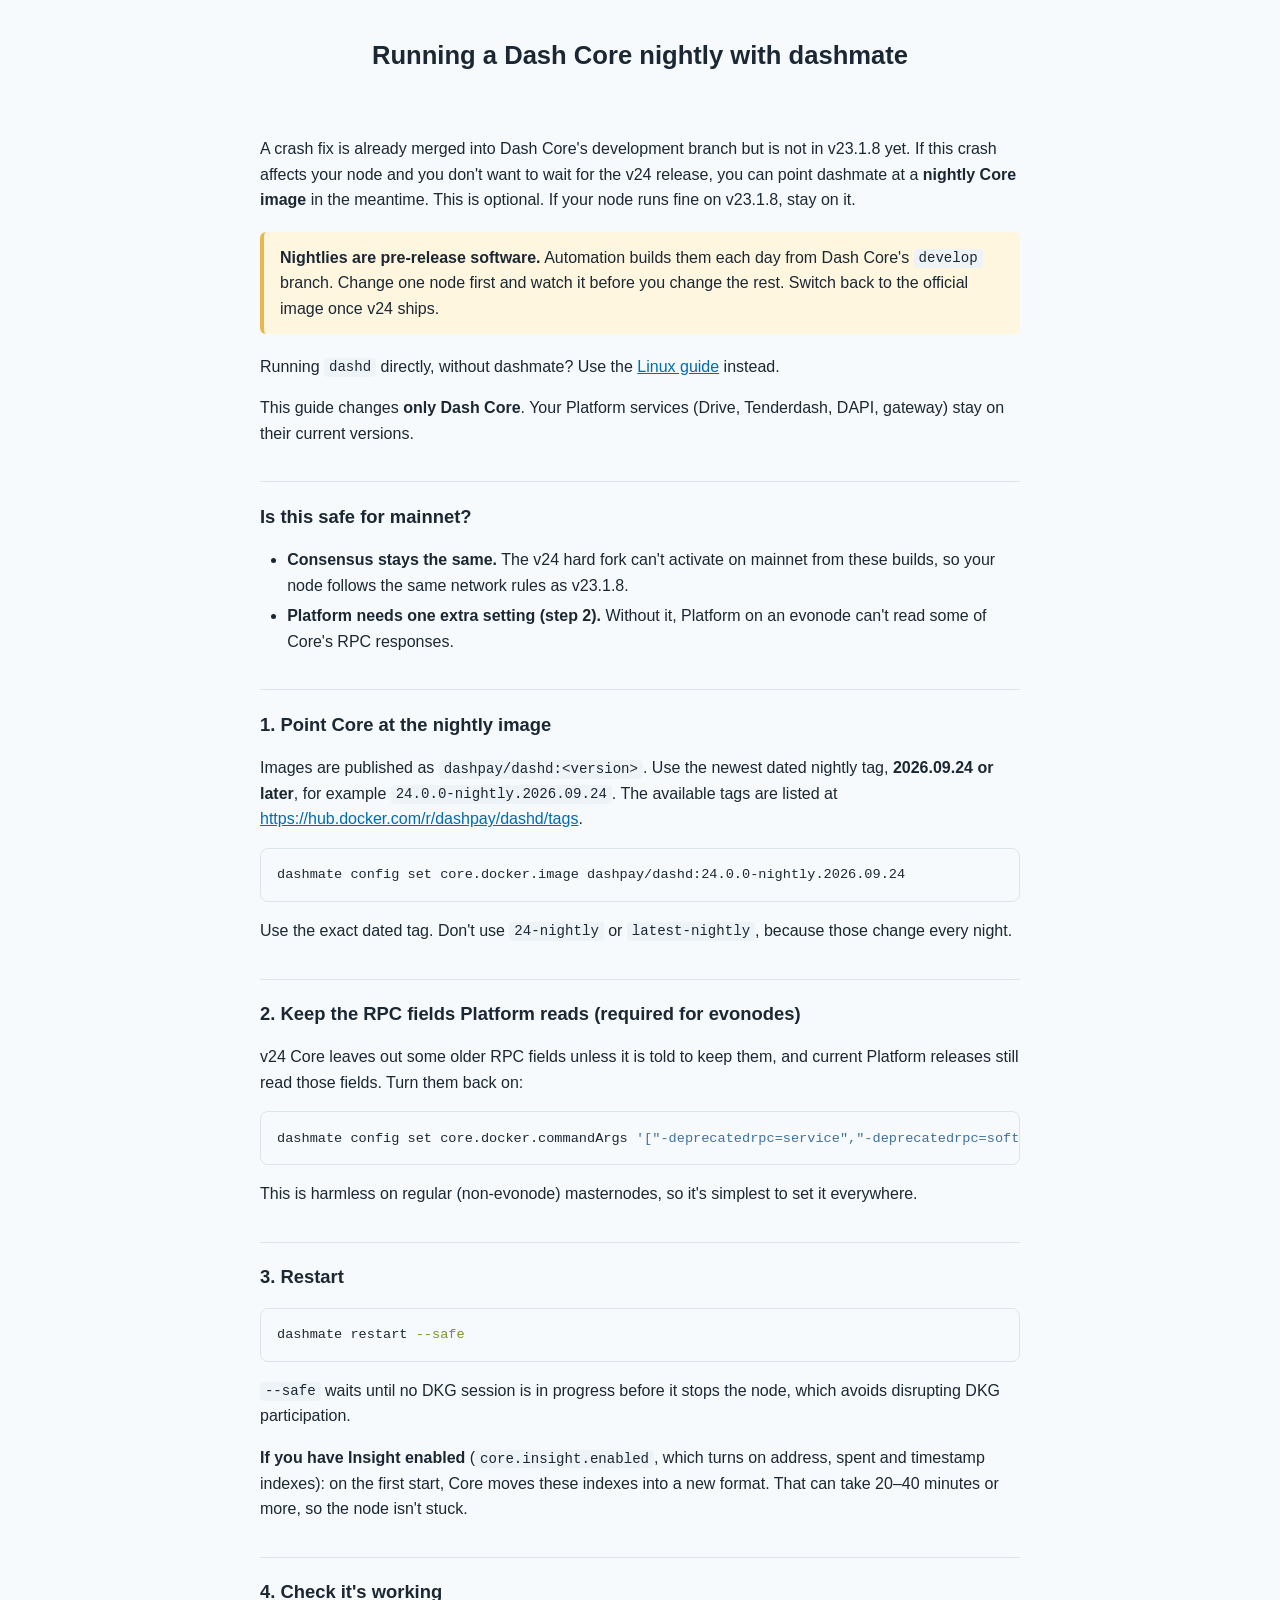
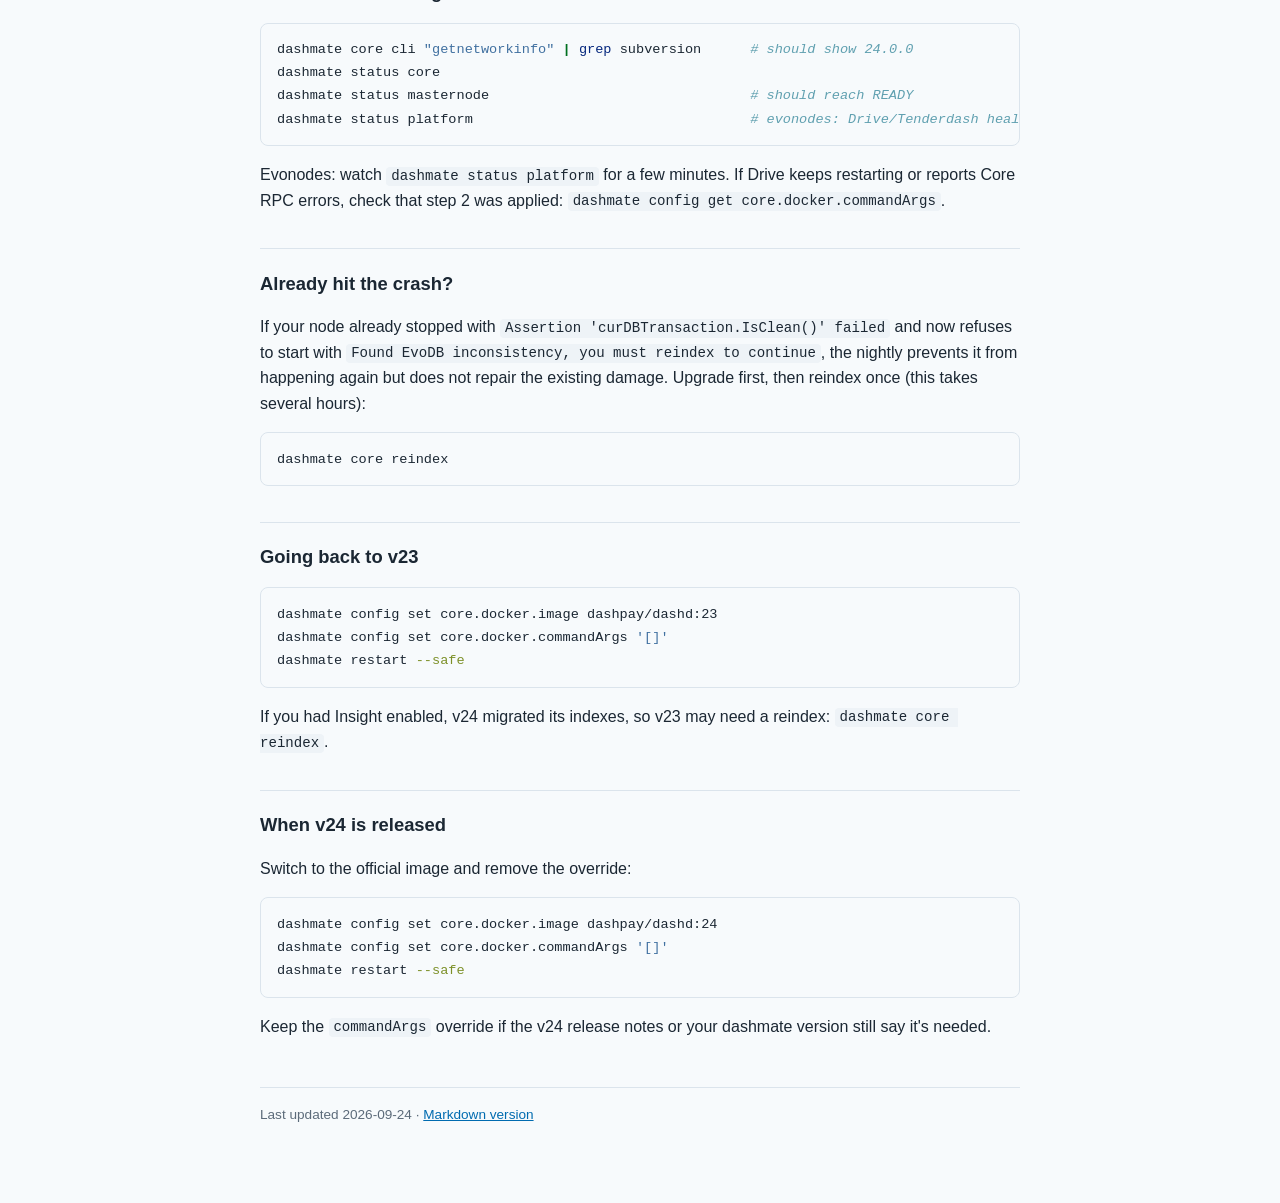
<file: dash-nightly-masternode-dashmate.html>
<!DOCTYPE html>
<html xmlns="http://www.w3.org/1999/xhtml">
<head>
  <meta charset="utf-8" />
  <meta name="generator" content="pandoc 3.10" />
  <meta name="viewport" content="width=device-width, initial-scale=1.0, user-scalable=yes" />
  <title>Running a Dash Core nightly with dashmate</title>
  <style>
    /* Default styles provided by pandoc.
    ** See https://pandoc.org/MANUAL.html#variables-for-html for config info.
    */
    html {
      color: #1a1a1a;
      background-color: #fdfdfd;
    }
    body {
      margin: 0 auto;
      max-width: 36em;
      padding-left: 50px;
      padding-right: 50px;
      padding-top: 50px;
      padding-bottom: 50px;
      hyphens: auto;
      overflow-wrap: break-word;
      text-rendering: optimizeLegibility;
      font-kerning: normal;
    }
    @media (max-width: 600px) {
      body {
        font-size: 0.9em;
        padding: 12px;
      }
      h1 {
        font-size: 1.8em;
      }
    }
    @media print {
      html {
        background-color: white;
      }
      body {
        background-color: transparent;
        color: black;
        font-size: 12pt;
      }
      p, h2, h3 {
        orphans: 3;
        widows: 3;
      }
      h2, h3, h4 {
        page-break-after: avoid;
      }
    }
    p {
      margin: 1em 0;
    }
    a {
      color: #1a1a1a;
    }
    a:visited {
      color: #1a1a1a;
    }
    img {
      max-width: 100%;
    }
    svg {
      height: auto;
      max-width: 100%;
    }
    h1, h2, h3, h4, h5, h6 {
      margin-top: 1.4em;
    }
    h5, h6 {
      font-size: 1em;
      font-style: italic;
    }
    h6 {
      font-weight: normal;
    }
    ol, ul {
      padding-left: 1.7em;
      margin-top: 1em;
    }
    li > ol, li > ul {
      margin-top: 0;
    }
    blockquote {
      margin: 1em 0 1em 1.7em;
      padding-left: 1em;
      border-left: 2px solid #e6e6e6;
      color: #606060;
    }
    code {
      white-space: pre-wrap;
      font-family: Menlo, Monaco, Consolas, 'Lucida Console', monospace;
      font-size: 85%;
      margin: 0;
      hyphens: manual;
    }
    pre {
      margin: 1em 0;
      overflow: auto;
    }
    pre code {
      padding: 0;
      overflow: visible;
      overflow-wrap: normal;
    }
    .sourceCode {
     background-color: transparent;
     overflow: visible;
    }
    hr {
      border: none;
      border-top: 1px solid #1a1a1a;
      height: 1px;
      margin: 1em 0;
    }
    table {
      margin: 1em 0;
      border-collapse: collapse;
      width: 100%;
      overflow-x: auto;
      display: block;
      font-variant-numeric: lining-nums tabular-nums;
    }
    table caption {
      margin-bottom: 0.75em;
    }
    tbody {
      margin-top: 0.5em;
      border-top: 1px solid #1a1a1a;
      border-bottom: 1px solid #1a1a1a;
    }
    th {
      border-top: 1px solid #1a1a1a;
      padding: 0.25em 0.5em 0.25em 0.5em;
    }
    td {
      padding: 0.125em 0.5em 0.25em 0.5em;
    }
    header {
      margin-bottom: 4em;
      text-align: center;
    }
    #TOC li {
      list-style: none;
    }
    #TOC ul {
      padding-left: 1.3em;
    }
    #TOC > ul {
      padding-left: 0;
    }
    #TOC a:not(:hover) {
      text-decoration: none;
    }
    span.smallcaps{font-variant: small-caps;}
    div.columns{display: flex; gap: 1.5em;}
    div.column{flex: auto;}
    @media screen {
    div.columns{gap: min(4vw, 1.5em);}
    div.column{overflow-x: auto;}
    }
    div.hanging-indent{margin-left: 1.5em; text-indent: -1.5em;}
    /* The extra [class] is a hack that increases specificity enough to
       override a similar rule in reveal.js */
    ul.task-list[class]{list-style: none;}
    ul.task-list li input[type="checkbox"] {
      font-size: inherit;
      width: 0.8em;
      margin: 0 0.8em 0.2em -1.6em;
      vertical-align: middle;
    }
    .display.math{display: block; text-align: center; margin: 0.5rem auto;}
    /* CSS for syntax highlighting */
    html { -webkit-text-size-adjust: 100%; }
    pre > code.sourceCode { white-space: pre; position: relative; }
    pre > code.sourceCode > span { display: inline-block; line-height: 1.25; }
    pre > code.sourceCode > span:empty { height: 1.2em; }
    .sourceCode { overflow: visible; }
    code.sourceCode > span { color: inherit; text-decoration: inherit; }
    div.sourceCode { margin: 1em 0; }
    pre.sourceCode { margin: 0; }
    @media screen {
    div.sourceCode { overflow: auto; }
    }
    @media print {
    pre > code.sourceCode { white-space: pre-wrap; }
    pre > code.sourceCode > span { text-indent: -5em; padding-left: 5em; }
    }
    pre.numberSource code
      { counter-reset: source-line 0; }
    pre.numberSource code > span
      { position: relative; left: -4em; counter-increment: source-line; }
    pre.numberSource code > span > a:first-child::before
      { content: counter(source-line);
        position: relative; left: -1em; text-align: right; vertical-align: baseline;
        border: none; display: inline-block;
        -webkit-touch-callout: none; -webkit-user-select: none;
        -khtml-user-select: none; -moz-user-select: none;
        -ms-user-select: none; user-select: none;
        padding: 0 4px; width: 4em;
        color: #aaaaaa;
      }
    pre.numberSource { margin-left: 3em; border-left: 1px solid #aaaaaa;  padding-left: 4px; }
    div.sourceCode
      {   }
    @media screen {
    pre > code.sourceCode > span > a:first-child::before { text-decoration: underline; }
    }
    code span.al { color: #ff0000; font-weight: bold; } /* Alert */
    code span.an { color: #60a0b0; font-weight: bold; font-style: italic; } /* Annotation */
    code span.at { color: #7d9029; } /* Attribute */
    code span.bn { color: #40a070; } /* BaseN */
    code span.bu { color: #008000; } /* BuiltIn */
    code span.cf { color: #007020; font-weight: bold; } /* ControlFlow */
    code span.ch { color: #4070a0; } /* Char */
    code span.cn { color: #880000; } /* Constant */
    code span.co { color: #60a0b0; font-style: italic; } /* Comment */
    code span.cv { color: #60a0b0; font-weight: bold; font-style: italic; } /* CommentVar */
    code span.do { color: #ba2121; font-style: italic; } /* Documentation */
    code span.dt { color: #902000; } /* DataType */
    code span.dv { color: #40a070; } /* DecVal */
    code span.er { color: #ff0000; font-weight: bold; } /* Error */
    code span.ex { } /* Extension */
    code span.fl { color: #40a070; } /* Float */
    code span.fu { color: #06287e; } /* Function */
    code span.im { color: #008000; font-weight: bold; } /* Import */
    code span.in { color: #60a0b0; font-weight: bold; font-style: italic; } /* Information */
    code span.kw { color: #007020; font-weight: bold; } /* Keyword */
    code span.op { color: #666666; } /* Operator */
    code span.ot { color: #007020; } /* Other */
    code span.pp { color: #bc7a00; } /* Preprocessor */
    code span.sc { color: #4070a0; } /* SpecialChar */
    code span.ss { color: #bb6688; } /* SpecialString */
    code span.st { color: #4070a0; } /* String */
    code span.va { color: #19177c; } /* Variable */
    code span.vs { color: #4070a0; } /* VerbatimString */
    code span.wa { color: #60a0b0; font-weight: bold; font-style: italic; } /* Warning */
  </style>
    <meta name="viewport" content="width=device-width, initial-scale=1">
    <style>
      :root { --paper:#f7fafc; --ink:#1b2733; --muted:#5c6b7a; --accent:#006bb0; --line:#dbe4ec; --card:#fff; --code:#eef3f7; --warn:#fff6e0; --warnline:#e6b84d; }
      @media (prefers-color-scheme: dark) { :root { --paper:#101820; --ink:#dde6ee; --muted:#93a3b2; --accent:#6fbdf2; --line:#2a3844; --card:#17212b; --code:#1d2a36; --warn:#2a2414; --warnline:#8a6d2a; } }
      html { background:var(--paper); }
      body { background:var(--paper); color:var(--ink); font:16px/1.6 -apple-system,"Segoe UI",Roboto,sans-serif; max-width:760px; margin:0 auto; padding:2.5rem 1.25rem 4rem; }
      h1 { font-size:1.6rem; line-height:1.25; margin:0 0 1rem; }
      h2 { font-size:1.15rem; margin:2.2rem 0 .6rem; padding-top:.2rem; border-top:1px solid var(--line); padding-top:1.2rem; }
      a { color:var(--accent); }
      code { font:.88em ui-monospace,SFMono-Regular,Menlo,monospace; background:var(--code); padding:.1em .35em; border-radius:4px; }
      pre { background:var(--code); border:1px solid var(--line); border-radius:8px; padding:.9rem 1rem; overflow-x:auto; line-height:1.45; }
      pre code { background:none; padding:0; font-size:.85em; }
      blockquote { color:var(--ink); margin:1.2rem 0; padding:.8rem 1rem; background:var(--warn); border-left:4px solid var(--warnline); border-radius:6px; }
      blockquote p { margin:0; }
      li { margin:.3rem 0; }
      .updated { color:var(--muted); font-size:.85rem; margin-top:3rem; border-top:1px solid var(--line); padding-top:1rem; }
    </style>
</head>
<body>
<header id="title-block-header">
<h1 class="title">Running a Dash Core nightly with dashmate</h1>
</header>
<p>A crash fix is already merged into Dash Core's development branch but
is not in v23.1.8 yet. If this crash affects your node and you don't
want to wait for the v24 release, you can point dashmate at a
<strong>nightly Core image</strong> in the meantime. This is optional.
If your node runs fine on v23.1.8, stay on it.</p>
<blockquote>
<p><strong>Nightlies are pre-release software.</strong> Automation
builds them each day from Dash Core's <code>develop</code> branch.
Change one node first and watch it before you change the rest. Switch
back to the official image once v24 ships.</p>
</blockquote>
<p>Running <code>dashd</code> directly, without dashmate? Use the <a
href="dash-nightly-masternode-linux.html">Linux guide</a> instead.</p>
<p>This guide changes <strong>only Dash Core</strong>. Your Platform
services (Drive, Tenderdash, DAPI, gateway) stay on their current
versions.</p>
<h2 id="is-this-safe-for-mainnet">Is this safe for mainnet?</h2>
<ul>
<li><strong>Consensus stays the same.</strong> The v24 hard fork can't
activate on mainnet from these builds, so your node follows the same
network rules as v23.1.8.</li>
<li><strong>Platform needs one extra setting (step 2).</strong> Without
it, Platform on an evonode can't read some of Core's RPC responses.</li>
</ul>
<h2 id="1-point-core-at-the-nightly-image">1. Point Core at the nightly
image</h2>
<p>Images are published as <code>dashpay/dashd:&lt;version&gt;</code>.
Use the newest dated nightly tag, <strong>2026.09.24 or later</strong>,
for example <code>24.0.0-nightly.2026.09.24</code>. The available tags
are listed at <a
href="https://hub.docker.com/r/dashpay/dashd/tags">https://hub.docker.com/r/dashpay/dashd/tags</a>.</p>
<div class="sourceCode" id="cb1"><pre
class="sourceCode bash"><code class="sourceCode bash"><span id="cb1-1"><a href="#cb1-1" aria-hidden="true" tabindex="-1"></a><span class="ex">dashmate</span> config set core.docker.image dashpay/dashd:24.0.0-nightly.2026.09.24</span></code></pre></div>
<p>Use the exact dated tag. Don't use <code>24-nightly</code> or
<code>latest-nightly</code>, because those change every night.</p>
<h2 id="2-keep-the-rpc-fields-platform-reads-required-for-evonodes">2.
Keep the RPC fields Platform reads (required for evonodes)</h2>
<p>v24 Core leaves out some older RPC fields unless it is told to keep
them, and current Platform releases still read those fields. Turn them
back on:</p>
<div class="sourceCode" id="cb2"><pre
class="sourceCode bash"><code class="sourceCode bash"><span id="cb2-1"><a href="#cb2-1" aria-hidden="true" tabindex="-1"></a><span class="ex">dashmate</span> config set core.docker.commandArgs <span class="st">&#39;[&quot;-deprecatedrpc=service&quot;,&quot;-deprecatedrpc=softforks&quot;]&#39;</span></span></code></pre></div>
<p>This is harmless on regular (non-evonode) masternodes, so it's
simplest to set it everywhere.</p>
<h2 id="3-restart">3. Restart</h2>
<div class="sourceCode" id="cb3"><pre
class="sourceCode bash"><code class="sourceCode bash"><span id="cb3-1"><a href="#cb3-1" aria-hidden="true" tabindex="-1"></a><span class="ex">dashmate</span> restart <span class="at">--safe</span></span></code></pre></div>
<p><code>--safe</code> waits until no DKG session is in progress before
it stops the node, which avoids disrupting DKG participation.</p>
<p><strong>If you have Insight enabled</strong>
(<code>core.insight.enabled</code>, which turns on address, spent and
timestamp indexes): on the first start, Core moves these indexes into a
new format. That can take 20–40 minutes or more, so the node isn't
stuck.</p>
<h2 id="4-check-its-working">4. Check it's working</h2>
<div class="sourceCode" id="cb4"><pre
class="sourceCode bash"><code class="sourceCode bash"><span id="cb4-1"><a href="#cb4-1" aria-hidden="true" tabindex="-1"></a><span class="ex">dashmate</span> core cli <span class="st">&quot;getnetworkinfo&quot;</span> <span class="kw">|</span> <span class="fu">grep</span> subversion      <span class="co"># should show 24.0.0</span></span>
<span id="cb4-2"><a href="#cb4-2" aria-hidden="true" tabindex="-1"></a><span class="ex">dashmate</span> status core</span>
<span id="cb4-3"><a href="#cb4-3" aria-hidden="true" tabindex="-1"></a><span class="ex">dashmate</span> status masternode                                <span class="co"># should reach READY</span></span>
<span id="cb4-4"><a href="#cb4-4" aria-hidden="true" tabindex="-1"></a><span class="ex">dashmate</span> status platform                                  <span class="co"># evonodes: Drive/Tenderdash healthy</span></span></code></pre></div>
<p>Evonodes: watch <code>dashmate status platform</code> for a few
minutes. If Drive keeps restarting or reports Core RPC errors, check
that step 2 was applied:
<code>dashmate config get core.docker.commandArgs</code>.</p>
<h2 id="already-hit-the-crash">Already hit the crash?</h2>
<p>If your node already stopped with
<code>Assertion 'curDBTransaction.IsClean()' failed</code> and now
refuses to start with
<code>Found EvoDB inconsistency, you must reindex to continue</code>,
the nightly prevents it from happening again but does not repair the
existing damage. Upgrade first, then reindex once (this takes several
hours):</p>
<div class="sourceCode" id="cb5"><pre
class="sourceCode bash"><code class="sourceCode bash"><span id="cb5-1"><a href="#cb5-1" aria-hidden="true" tabindex="-1"></a><span class="ex">dashmate</span> core reindex</span></code></pre></div>
<h2 id="going-back-to-v23">Going back to v23</h2>
<div class="sourceCode" id="cb6"><pre
class="sourceCode bash"><code class="sourceCode bash"><span id="cb6-1"><a href="#cb6-1" aria-hidden="true" tabindex="-1"></a><span class="ex">dashmate</span> config set core.docker.image dashpay/dashd:23</span>
<span id="cb6-2"><a href="#cb6-2" aria-hidden="true" tabindex="-1"></a><span class="ex">dashmate</span> config set core.docker.commandArgs <span class="st">&#39;[]&#39;</span></span>
<span id="cb6-3"><a href="#cb6-3" aria-hidden="true" tabindex="-1"></a><span class="ex">dashmate</span> restart <span class="at">--safe</span></span></code></pre></div>
<p>If you had Insight enabled, v24 migrated its indexes, so v23 may need
a reindex: <code>dashmate core reindex</code>.</p>
<h2 id="when-v24-is-released">When v24 is released</h2>
<p>Switch to the official image and remove the override:</p>
<div class="sourceCode" id="cb7"><pre
class="sourceCode bash"><code class="sourceCode bash"><span id="cb7-1"><a href="#cb7-1" aria-hidden="true" tabindex="-1"></a><span class="ex">dashmate</span> config set core.docker.image dashpay/dashd:24</span>
<span id="cb7-2"><a href="#cb7-2" aria-hidden="true" tabindex="-1"></a><span class="ex">dashmate</span> config set core.docker.commandArgs <span class="st">&#39;[]&#39;</span></span>
<span id="cb7-3"><a href="#cb7-3" aria-hidden="true" tabindex="-1"></a><span class="ex">dashmate</span> restart <span class="at">--safe</span></span></code></pre></div>
<p>Keep the <code>commandArgs</code> override if the v24 release notes
or your dashmate version still say it's needed.</p>
<p class="updated">Last updated 2026-09-24 · <a href="dash-nightly-masternode-dashmate.md">Markdown version</a></p>
</body>
</html>
</file>
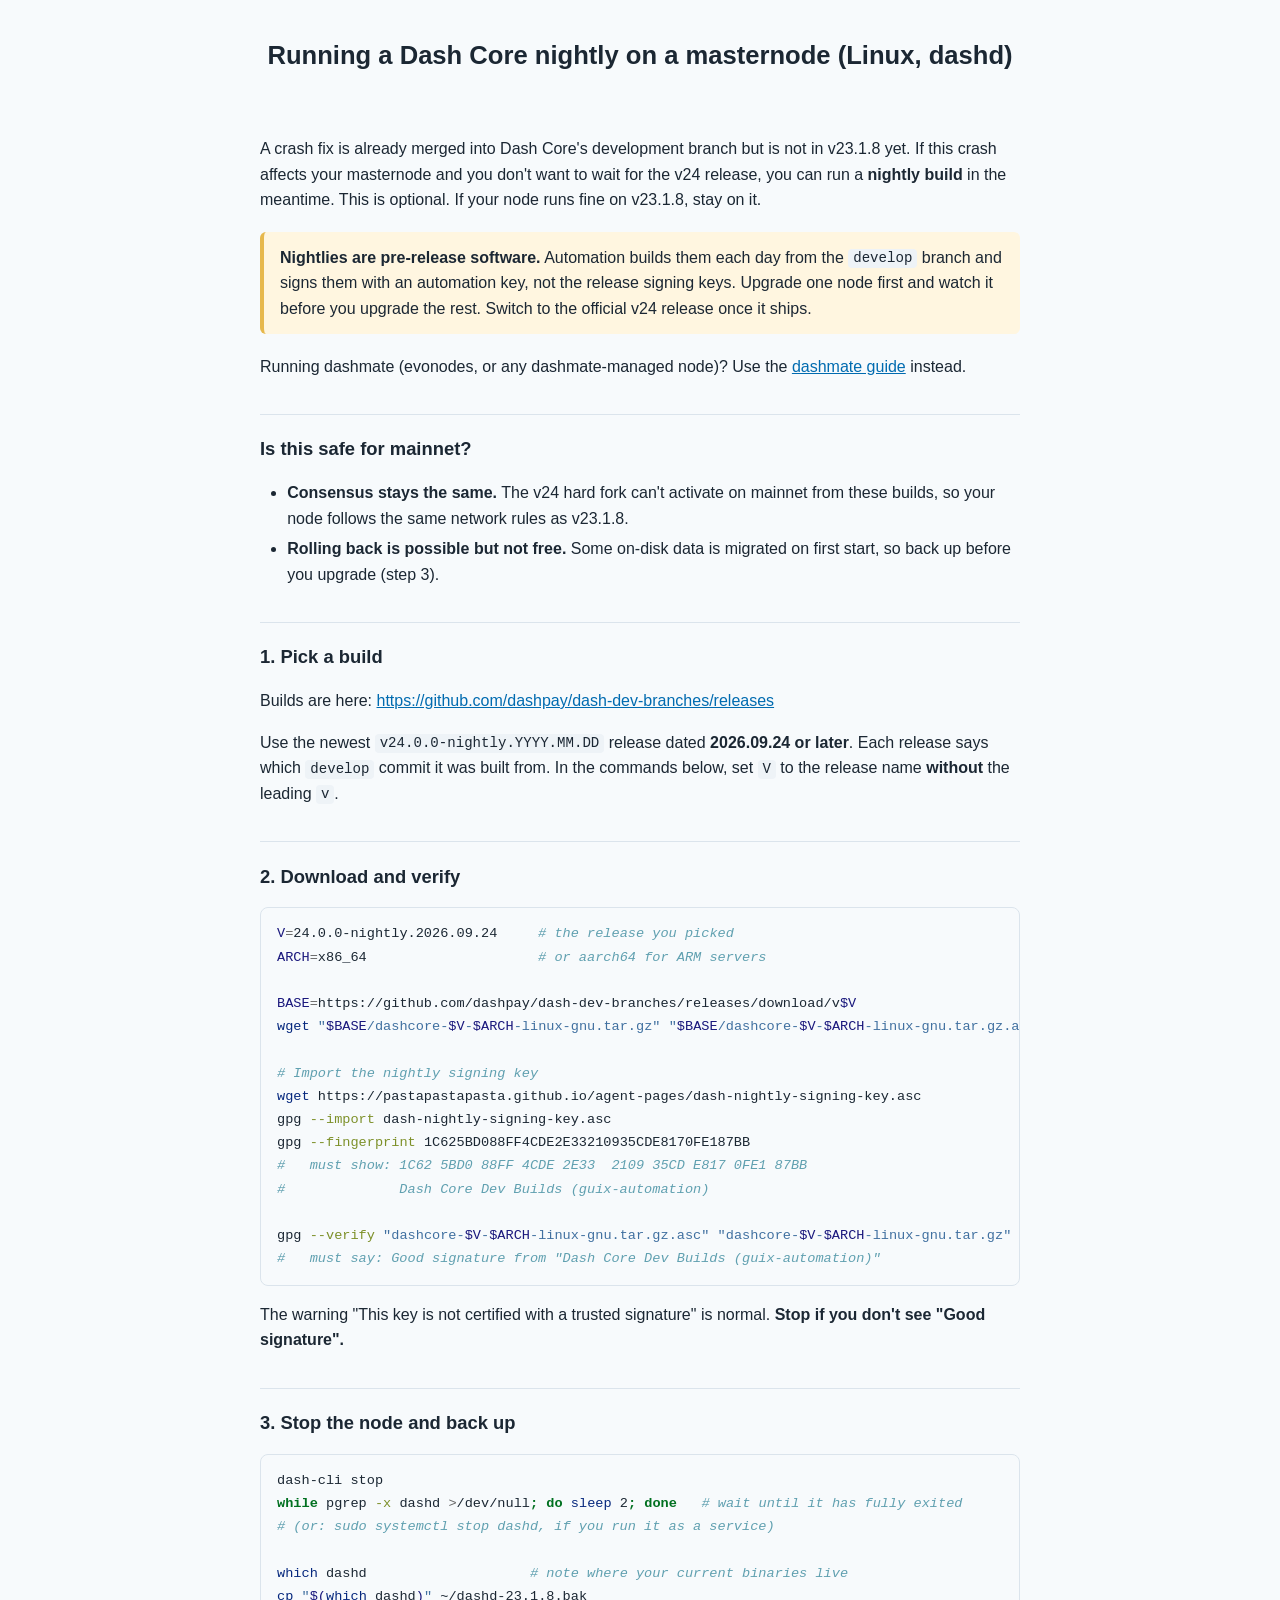
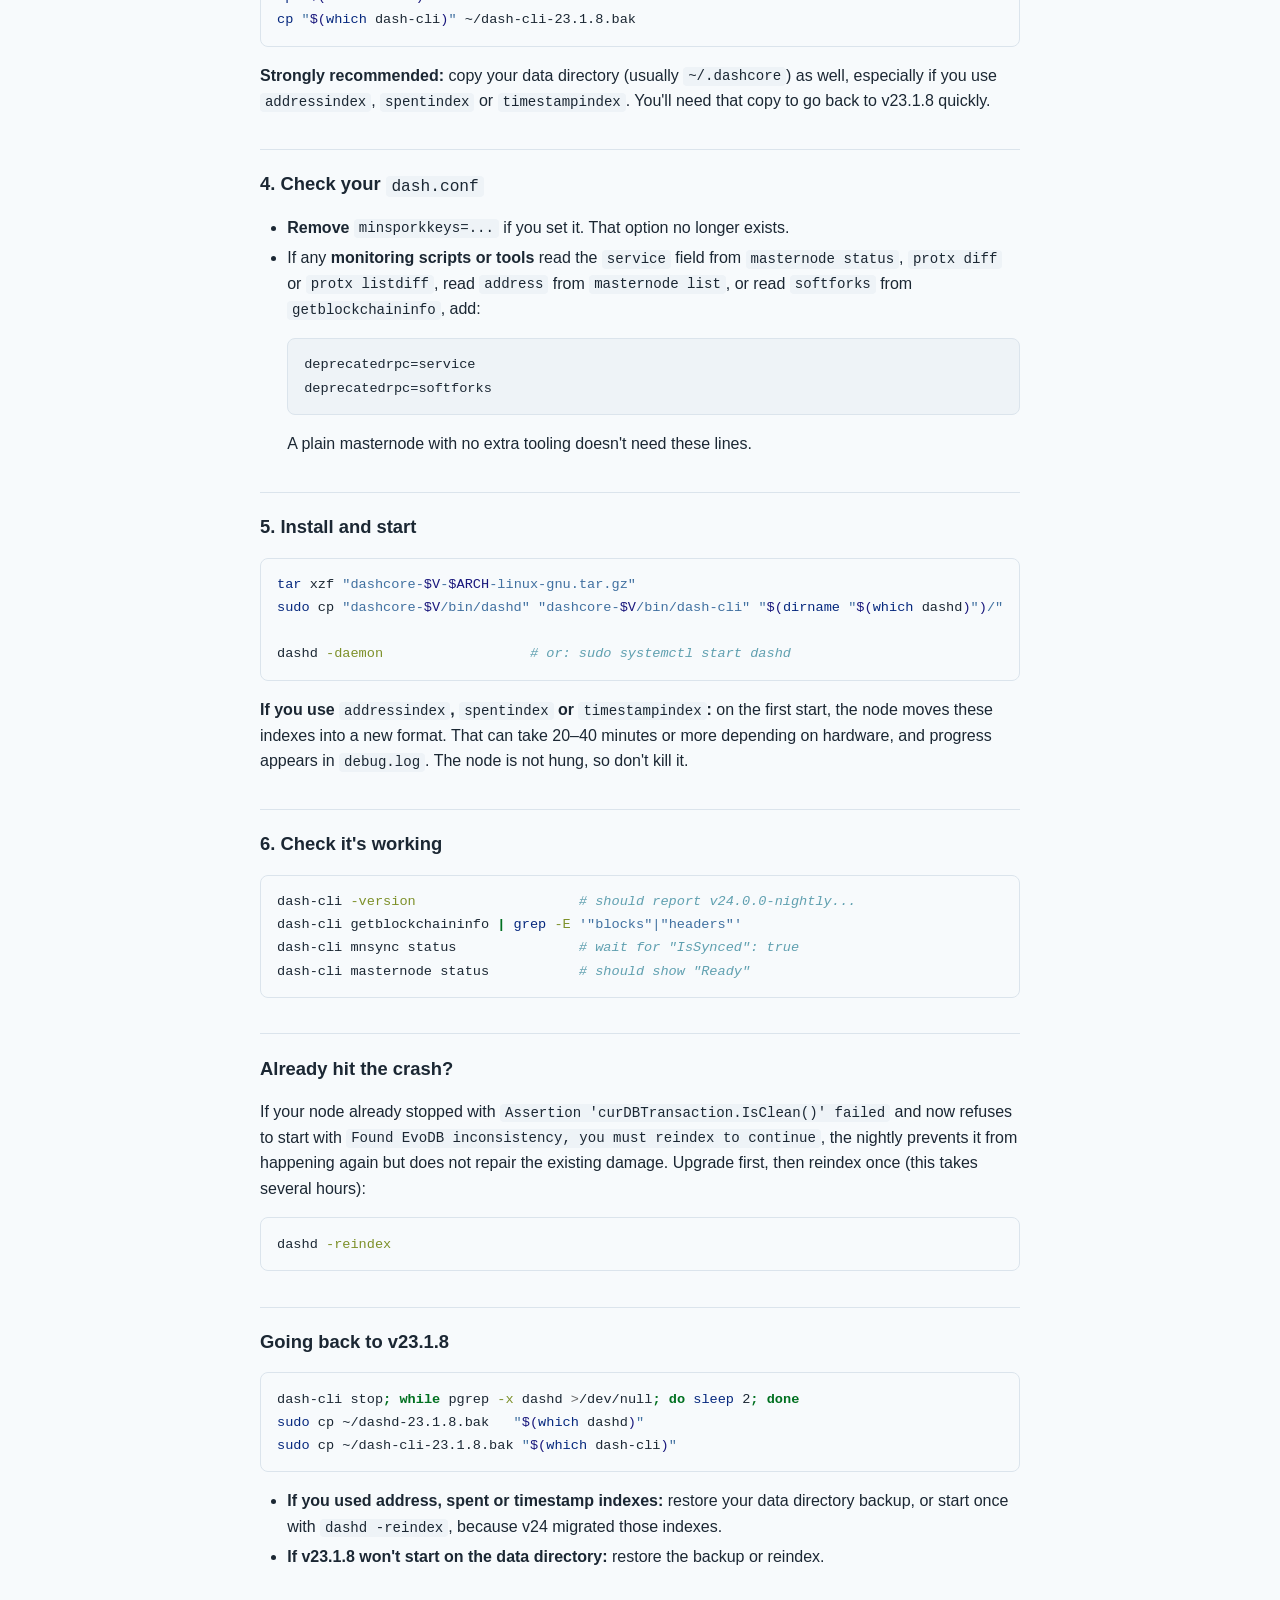
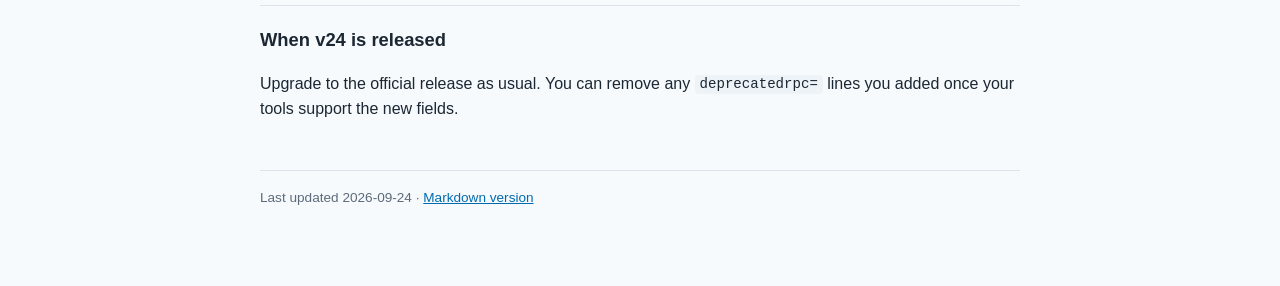
<file: dash-nightly-masternode-linux.html>
<!DOCTYPE html>
<html xmlns="http://www.w3.org/1999/xhtml">
<head>
  <meta charset="utf-8" />
  <meta name="generator" content="pandoc 3.10" />
  <meta name="viewport" content="width=device-width, initial-scale=1.0, user-scalable=yes" />
  <title>Running a Dash Core nightly on a masternode (Linux, dashd)</title>
  <style>
    /* Default styles provided by pandoc.
    ** See https://pandoc.org/MANUAL.html#variables-for-html for config info.
    */
    html {
      color: #1a1a1a;
      background-color: #fdfdfd;
    }
    body {
      margin: 0 auto;
      max-width: 36em;
      padding-left: 50px;
      padding-right: 50px;
      padding-top: 50px;
      padding-bottom: 50px;
      hyphens: auto;
      overflow-wrap: break-word;
      text-rendering: optimizeLegibility;
      font-kerning: normal;
    }
    @media (max-width: 600px) {
      body {
        font-size: 0.9em;
        padding: 12px;
      }
      h1 {
        font-size: 1.8em;
      }
    }
    @media print {
      html {
        background-color: white;
      }
      body {
        background-color: transparent;
        color: black;
        font-size: 12pt;
      }
      p, h2, h3 {
        orphans: 3;
        widows: 3;
      }
      h2, h3, h4 {
        page-break-after: avoid;
      }
    }
    p {
      margin: 1em 0;
    }
    a {
      color: #1a1a1a;
    }
    a:visited {
      color: #1a1a1a;
    }
    img {
      max-width: 100%;
    }
    svg {
      height: auto;
      max-width: 100%;
    }
    h1, h2, h3, h4, h5, h6 {
      margin-top: 1.4em;
    }
    h5, h6 {
      font-size: 1em;
      font-style: italic;
    }
    h6 {
      font-weight: normal;
    }
    ol, ul {
      padding-left: 1.7em;
      margin-top: 1em;
    }
    li > ol, li > ul {
      margin-top: 0;
    }
    blockquote {
      margin: 1em 0 1em 1.7em;
      padding-left: 1em;
      border-left: 2px solid #e6e6e6;
      color: #606060;
    }
    code {
      white-space: pre-wrap;
      font-family: Menlo, Monaco, Consolas, 'Lucida Console', monospace;
      font-size: 85%;
      margin: 0;
      hyphens: manual;
    }
    pre {
      margin: 1em 0;
      overflow: auto;
    }
    pre code {
      padding: 0;
      overflow: visible;
      overflow-wrap: normal;
    }
    .sourceCode {
     background-color: transparent;
     overflow: visible;
    }
    hr {
      border: none;
      border-top: 1px solid #1a1a1a;
      height: 1px;
      margin: 1em 0;
    }
    table {
      margin: 1em 0;
      border-collapse: collapse;
      width: 100%;
      overflow-x: auto;
      display: block;
      font-variant-numeric: lining-nums tabular-nums;
    }
    table caption {
      margin-bottom: 0.75em;
    }
    tbody {
      margin-top: 0.5em;
      border-top: 1px solid #1a1a1a;
      border-bottom: 1px solid #1a1a1a;
    }
    th {
      border-top: 1px solid #1a1a1a;
      padding: 0.25em 0.5em 0.25em 0.5em;
    }
    td {
      padding: 0.125em 0.5em 0.25em 0.5em;
    }
    header {
      margin-bottom: 4em;
      text-align: center;
    }
    #TOC li {
      list-style: none;
    }
    #TOC ul {
      padding-left: 1.3em;
    }
    #TOC > ul {
      padding-left: 0;
    }
    #TOC a:not(:hover) {
      text-decoration: none;
    }
    span.smallcaps{font-variant: small-caps;}
    div.columns{display: flex; gap: 1.5em;}
    div.column{flex: auto;}
    @media screen {
    div.columns{gap: min(4vw, 1.5em);}
    div.column{overflow-x: auto;}
    }
    div.hanging-indent{margin-left: 1.5em; text-indent: -1.5em;}
    /* The extra [class] is a hack that increases specificity enough to
       override a similar rule in reveal.js */
    ul.task-list[class]{list-style: none;}
    ul.task-list li input[type="checkbox"] {
      font-size: inherit;
      width: 0.8em;
      margin: 0 0.8em 0.2em -1.6em;
      vertical-align: middle;
    }
    .display.math{display: block; text-align: center; margin: 0.5rem auto;}
    /* CSS for syntax highlighting */
    html { -webkit-text-size-adjust: 100%; }
    pre > code.sourceCode { white-space: pre; position: relative; }
    pre > code.sourceCode > span { display: inline-block; line-height: 1.25; }
    pre > code.sourceCode > span:empty { height: 1.2em; }
    .sourceCode { overflow: visible; }
    code.sourceCode > span { color: inherit; text-decoration: inherit; }
    div.sourceCode { margin: 1em 0; }
    pre.sourceCode { margin: 0; }
    @media screen {
    div.sourceCode { overflow: auto; }
    }
    @media print {
    pre > code.sourceCode { white-space: pre-wrap; }
    pre > code.sourceCode > span { text-indent: -5em; padding-left: 5em; }
    }
    pre.numberSource code
      { counter-reset: source-line 0; }
    pre.numberSource code > span
      { position: relative; left: -4em; counter-increment: source-line; }
    pre.numberSource code > span > a:first-child::before
      { content: counter(source-line);
        position: relative; left: -1em; text-align: right; vertical-align: baseline;
        border: none; display: inline-block;
        -webkit-touch-callout: none; -webkit-user-select: none;
        -khtml-user-select: none; -moz-user-select: none;
        -ms-user-select: none; user-select: none;
        padding: 0 4px; width: 4em;
        color: #aaaaaa;
      }
    pre.numberSource { margin-left: 3em; border-left: 1px solid #aaaaaa;  padding-left: 4px; }
    div.sourceCode
      {   }
    @media screen {
    pre > code.sourceCode > span > a:first-child::before { text-decoration: underline; }
    }
    code span.al { color: #ff0000; font-weight: bold; } /* Alert */
    code span.an { color: #60a0b0; font-weight: bold; font-style: italic; } /* Annotation */
    code span.at { color: #7d9029; } /* Attribute */
    code span.bn { color: #40a070; } /* BaseN */
    code span.bu { color: #008000; } /* BuiltIn */
    code span.cf { color: #007020; font-weight: bold; } /* ControlFlow */
    code span.ch { color: #4070a0; } /* Char */
    code span.cn { color: #880000; } /* Constant */
    code span.co { color: #60a0b0; font-style: italic; } /* Comment */
    code span.cv { color: #60a0b0; font-weight: bold; font-style: italic; } /* CommentVar */
    code span.do { color: #ba2121; font-style: italic; } /* Documentation */
    code span.dt { color: #902000; } /* DataType */
    code span.dv { color: #40a070; } /* DecVal */
    code span.er { color: #ff0000; font-weight: bold; } /* Error */
    code span.ex { } /* Extension */
    code span.fl { color: #40a070; } /* Float */
    code span.fu { color: #06287e; } /* Function */
    code span.im { color: #008000; font-weight: bold; } /* Import */
    code span.in { color: #60a0b0; font-weight: bold; font-style: italic; } /* Information */
    code span.kw { color: #007020; font-weight: bold; } /* Keyword */
    code span.op { color: #666666; } /* Operator */
    code span.ot { color: #007020; } /* Other */
    code span.pp { color: #bc7a00; } /* Preprocessor */
    code span.sc { color: #4070a0; } /* SpecialChar */
    code span.ss { color: #bb6688; } /* SpecialString */
    code span.st { color: #4070a0; } /* String */
    code span.va { color: #19177c; } /* Variable */
    code span.vs { color: #4070a0; } /* VerbatimString */
    code span.wa { color: #60a0b0; font-weight: bold; font-style: italic; } /* Warning */
  </style>
    <meta name="viewport" content="width=device-width, initial-scale=1">
    <style>
      :root { --paper:#f7fafc; --ink:#1b2733; --muted:#5c6b7a; --accent:#006bb0; --line:#dbe4ec; --card:#fff; --code:#eef3f7; --warn:#fff6e0; --warnline:#e6b84d; }
      @media (prefers-color-scheme: dark) { :root { --paper:#101820; --ink:#dde6ee; --muted:#93a3b2; --accent:#6fbdf2; --line:#2a3844; --card:#17212b; --code:#1d2a36; --warn:#2a2414; --warnline:#8a6d2a; } }
      html { background:var(--paper); }
      body { background:var(--paper); color:var(--ink); font:16px/1.6 -apple-system,"Segoe UI",Roboto,sans-serif; max-width:760px; margin:0 auto; padding:2.5rem 1.25rem 4rem; }
      h1 { font-size:1.6rem; line-height:1.25; margin:0 0 1rem; }
      h2 { font-size:1.15rem; margin:2.2rem 0 .6rem; padding-top:.2rem; border-top:1px solid var(--line); padding-top:1.2rem; }
      a { color:var(--accent); }
      code { font:.88em ui-monospace,SFMono-Regular,Menlo,monospace; background:var(--code); padding:.1em .35em; border-radius:4px; }
      pre { background:var(--code); border:1px solid var(--line); border-radius:8px; padding:.9rem 1rem; overflow-x:auto; line-height:1.45; }
      pre code { background:none; padding:0; font-size:.85em; }
      blockquote { color:var(--ink); margin:1.2rem 0; padding:.8rem 1rem; background:var(--warn); border-left:4px solid var(--warnline); border-radius:6px; }
      blockquote p { margin:0; }
      li { margin:.3rem 0; }
      .updated { color:var(--muted); font-size:.85rem; margin-top:3rem; border-top:1px solid var(--line); padding-top:1rem; }
    </style>
</head>
<body>
<header id="title-block-header">
<h1 class="title">Running a Dash Core nightly on a masternode (Linux,
dashd)</h1>
</header>
<p>A crash fix is already merged into Dash Core's development branch but
is not in v23.1.8 yet. If this crash affects your masternode and you
don't want to wait for the v24 release, you can run a <strong>nightly
build</strong> in the meantime. This is optional. If your node runs fine
on v23.1.8, stay on it.</p>
<blockquote>
<p><strong>Nightlies are pre-release software.</strong> Automation
builds them each day from the <code>develop</code> branch and signs them
with an automation key, not the release signing keys. Upgrade one node
first and watch it before you upgrade the rest. Switch to the official
v24 release once it ships.</p>
</blockquote>
<p>Running dashmate (evonodes, or any dashmate-managed node)? Use the <a
href="dash-nightly-masternode-dashmate.html">dashmate guide</a>
instead.</p>
<h2 id="is-this-safe-for-mainnet">Is this safe for mainnet?</h2>
<ul>
<li><strong>Consensus stays the same.</strong> The v24 hard fork can't
activate on mainnet from these builds, so your node follows the same
network rules as v23.1.8.</li>
<li><strong>Rolling back is possible but not free.</strong> Some on-disk
data is migrated on first start, so back up before you upgrade (step
3).</li>
</ul>
<h2 id="1-pick-a-build">1. Pick a build</h2>
<p>Builds are here: <a
href="https://github.com/dashpay/dash-dev-branches/releases">https://github.com/dashpay/dash-dev-branches/releases</a></p>
<p>Use the newest <code>v24.0.0-nightly.YYYY.MM.DD</code> release dated
<strong>2026.09.24 or later</strong>. Each release says which
<code>develop</code> commit it was built from. In the commands below,
set <code>V</code> to the release name <strong>without</strong> the
leading <code>v</code>.</p>
<h2 id="2-download-and-verify">2. Download and verify</h2>
<div class="sourceCode" id="cb1"><pre
class="sourceCode bash"><code class="sourceCode bash"><span id="cb1-1"><a href="#cb1-1" aria-hidden="true" tabindex="-1"></a><span class="va">V</span><span class="op">=</span>24.0.0-nightly.2026.09.24     <span class="co"># the release you picked</span></span>
<span id="cb1-2"><a href="#cb1-2" aria-hidden="true" tabindex="-1"></a><span class="va">ARCH</span><span class="op">=</span>x86_64                     <span class="co"># or aarch64 for ARM servers</span></span>
<span id="cb1-3"><a href="#cb1-3" aria-hidden="true" tabindex="-1"></a></span>
<span id="cb1-4"><a href="#cb1-4" aria-hidden="true" tabindex="-1"></a><span class="va">BASE</span><span class="op">=</span>https://github.com/dashpay/dash-dev-branches/releases/download/v<span class="va">$V</span></span>
<span id="cb1-5"><a href="#cb1-5" aria-hidden="true" tabindex="-1"></a><span class="fu">wget</span> <span class="st">&quot;</span><span class="va">$BASE</span><span class="st">/dashcore-</span><span class="va">$V</span><span class="st">-</span><span class="va">$ARCH</span><span class="st">-linux-gnu.tar.gz&quot;</span> <span class="st">&quot;</span><span class="va">$BASE</span><span class="st">/dashcore-</span><span class="va">$V</span><span class="st">-</span><span class="va">$ARCH</span><span class="st">-linux-gnu.tar.gz.asc&quot;</span></span>
<span id="cb1-6"><a href="#cb1-6" aria-hidden="true" tabindex="-1"></a></span>
<span id="cb1-7"><a href="#cb1-7" aria-hidden="true" tabindex="-1"></a><span class="co"># Import the nightly signing key</span></span>
<span id="cb1-8"><a href="#cb1-8" aria-hidden="true" tabindex="-1"></a><span class="fu">wget</span> https://pastapastapasta.github.io/agent-pages/dash-nightly-signing-key.asc</span>
<span id="cb1-9"><a href="#cb1-9" aria-hidden="true" tabindex="-1"></a><span class="ex">gpg</span> <span class="at">--import</span> dash-nightly-signing-key.asc</span>
<span id="cb1-10"><a href="#cb1-10" aria-hidden="true" tabindex="-1"></a><span class="ex">gpg</span> <span class="at">--fingerprint</span> 1C625BD088FF4CDE2E33210935CDE8170FE187BB</span>
<span id="cb1-11"><a href="#cb1-11" aria-hidden="true" tabindex="-1"></a><span class="co">#   must show: 1C62 5BD0 88FF 4CDE 2E33  2109 35CD E817 0FE1 87BB</span></span>
<span id="cb1-12"><a href="#cb1-12" aria-hidden="true" tabindex="-1"></a><span class="co">#              Dash Core Dev Builds (guix-automation)</span></span>
<span id="cb1-13"><a href="#cb1-13" aria-hidden="true" tabindex="-1"></a></span>
<span id="cb1-14"><a href="#cb1-14" aria-hidden="true" tabindex="-1"></a><span class="ex">gpg</span> <span class="at">--verify</span> <span class="st">&quot;dashcore-</span><span class="va">$V</span><span class="st">-</span><span class="va">$ARCH</span><span class="st">-linux-gnu.tar.gz.asc&quot;</span> <span class="st">&quot;dashcore-</span><span class="va">$V</span><span class="st">-</span><span class="va">$ARCH</span><span class="st">-linux-gnu.tar.gz&quot;</span></span>
<span id="cb1-15"><a href="#cb1-15" aria-hidden="true" tabindex="-1"></a><span class="co">#   must say: Good signature from &quot;Dash Core Dev Builds (guix-automation)&quot;</span></span></code></pre></div>
<p>The warning "This key is not certified with a trusted signature" is
normal. <strong>Stop if you don't see "Good signature".</strong></p>
<h2 id="3-stop-the-node-and-back-up">3. Stop the node and back up</h2>
<div class="sourceCode" id="cb2"><pre
class="sourceCode bash"><code class="sourceCode bash"><span id="cb2-1"><a href="#cb2-1" aria-hidden="true" tabindex="-1"></a><span class="ex">dash-cli</span> stop</span>
<span id="cb2-2"><a href="#cb2-2" aria-hidden="true" tabindex="-1"></a><span class="cf">while</span> <span class="ex">pgrep</span> <span class="at">-x</span> dashd <span class="op">&gt;</span>/dev/null<span class="kw">;</span> <span class="cf">do</span> <span class="fu">sleep</span> 2<span class="kw">;</span> <span class="cf">done</span>   <span class="co"># wait until it has fully exited</span></span>
<span id="cb2-3"><a href="#cb2-3" aria-hidden="true" tabindex="-1"></a><span class="co"># (or: sudo systemctl stop dashd, if you run it as a service)</span></span>
<span id="cb2-4"><a href="#cb2-4" aria-hidden="true" tabindex="-1"></a></span>
<span id="cb2-5"><a href="#cb2-5" aria-hidden="true" tabindex="-1"></a><span class="fu">which</span> dashd                    <span class="co"># note where your current binaries live</span></span>
<span id="cb2-6"><a href="#cb2-6" aria-hidden="true" tabindex="-1"></a><span class="fu">cp</span> <span class="st">&quot;</span><span class="va">$(</span><span class="fu">which</span> dashd<span class="va">)</span><span class="st">&quot;</span> ~/dashd-23.1.8.bak</span>
<span id="cb2-7"><a href="#cb2-7" aria-hidden="true" tabindex="-1"></a><span class="fu">cp</span> <span class="st">&quot;</span><span class="va">$(</span><span class="fu">which</span> dash-cli<span class="va">)</span><span class="st">&quot;</span> ~/dash-cli-23.1.8.bak</span></code></pre></div>
<p><strong>Strongly recommended:</strong> copy your data directory
(usually <code>~/.dashcore</code>) as well, especially if you use
<code>addressindex</code>, <code>spentindex</code> or
<code>timestampindex</code>. You'll need that copy to go back to v23.1.8
quickly.</p>
<h2 id="4-check-your-dashconf">4. Check your <code>dash.conf</code></h2>
<ul>
<li><strong>Remove <code>minsporkkeys=...</code></strong> if you set it.
That option no longer exists.</li>
<li>If any <strong>monitoring scripts or tools</strong> read the
<code>service</code> field from <code>masternode status</code>,
<code>protx diff</code> or <code>protx listdiff</code>, read
<code>address</code> from <code>masternode list</code>, or read
<code>softforks</code> from <code>getblockchaininfo</code>, add:
<pre><code>deprecatedrpc=service
deprecatedrpc=softforks</code></pre>
A plain masternode with no extra tooling doesn't need these lines.</li>
</ul>
<h2 id="5-install-and-start">5. Install and start</h2>
<div class="sourceCode" id="cb4"><pre
class="sourceCode bash"><code class="sourceCode bash"><span id="cb4-1"><a href="#cb4-1" aria-hidden="true" tabindex="-1"></a><span class="fu">tar</span> xzf <span class="st">&quot;dashcore-</span><span class="va">$V</span><span class="st">-</span><span class="va">$ARCH</span><span class="st">-linux-gnu.tar.gz&quot;</span></span>
<span id="cb4-2"><a href="#cb4-2" aria-hidden="true" tabindex="-1"></a><span class="fu">sudo</span> cp <span class="st">&quot;dashcore-</span><span class="va">$V</span><span class="st">/bin/dashd&quot;</span> <span class="st">&quot;dashcore-</span><span class="va">$V</span><span class="st">/bin/dash-cli&quot;</span> <span class="st">&quot;</span><span class="va">$(</span><span class="fu">dirname</span> <span class="st">&quot;</span><span class="va">$(</span><span class="fu">which</span> dashd<span class="va">)</span><span class="st">&quot;</span><span class="va">)</span><span class="st">/&quot;</span></span>
<span id="cb4-3"><a href="#cb4-3" aria-hidden="true" tabindex="-1"></a></span>
<span id="cb4-4"><a href="#cb4-4" aria-hidden="true" tabindex="-1"></a><span class="ex">dashd</span> <span class="at">-daemon</span>                  <span class="co"># or: sudo systemctl start dashd</span></span></code></pre></div>
<p><strong>If you use <code>addressindex</code>, <code>spentindex</code>
or <code>timestampindex</code>:</strong> on the first start, the node
moves these indexes into a new format. That can take 20–40 minutes or
more depending on hardware, and progress appears in
<code>debug.log</code>. The node is not hung, so don't kill it.</p>
<h2 id="6-check-its-working">6. Check it's working</h2>
<div class="sourceCode" id="cb5"><pre
class="sourceCode bash"><code class="sourceCode bash"><span id="cb5-1"><a href="#cb5-1" aria-hidden="true" tabindex="-1"></a><span class="ex">dash-cli</span> <span class="at">-version</span>                    <span class="co"># should report v24.0.0-nightly...</span></span>
<span id="cb5-2"><a href="#cb5-2" aria-hidden="true" tabindex="-1"></a><span class="ex">dash-cli</span> getblockchaininfo <span class="kw">|</span> <span class="fu">grep</span> <span class="at">-E</span> <span class="st">&#39;&quot;blocks&quot;|&quot;headers&quot;&#39;</span></span>
<span id="cb5-3"><a href="#cb5-3" aria-hidden="true" tabindex="-1"></a><span class="ex">dash-cli</span> mnsync status               <span class="co"># wait for &quot;IsSynced&quot;: true</span></span>
<span id="cb5-4"><a href="#cb5-4" aria-hidden="true" tabindex="-1"></a><span class="ex">dash-cli</span> masternode status           <span class="co"># should show &quot;Ready&quot;</span></span></code></pre></div>
<h2 id="already-hit-the-crash">Already hit the crash?</h2>
<p>If your node already stopped with
<code>Assertion 'curDBTransaction.IsClean()' failed</code> and now
refuses to start with
<code>Found EvoDB inconsistency, you must reindex to continue</code>,
the nightly prevents it from happening again but does not repair the
existing damage. Upgrade first, then reindex once (this takes several
hours):</p>
<div class="sourceCode" id="cb6"><pre
class="sourceCode bash"><code class="sourceCode bash"><span id="cb6-1"><a href="#cb6-1" aria-hidden="true" tabindex="-1"></a><span class="ex">dashd</span> <span class="at">-reindex</span></span></code></pre></div>
<h2 id="going-back-to-v2318">Going back to v23.1.8</h2>
<div class="sourceCode" id="cb7"><pre
class="sourceCode bash"><code class="sourceCode bash"><span id="cb7-1"><a href="#cb7-1" aria-hidden="true" tabindex="-1"></a><span class="ex">dash-cli</span> stop<span class="kw">;</span> <span class="cf">while</span> <span class="ex">pgrep</span> <span class="at">-x</span> dashd <span class="op">&gt;</span>/dev/null<span class="kw">;</span> <span class="cf">do</span> <span class="fu">sleep</span> 2<span class="kw">;</span> <span class="cf">done</span></span>
<span id="cb7-2"><a href="#cb7-2" aria-hidden="true" tabindex="-1"></a><span class="fu">sudo</span> cp ~/dashd-23.1.8.bak   <span class="st">&quot;</span><span class="va">$(</span><span class="fu">which</span> dashd<span class="va">)</span><span class="st">&quot;</span></span>
<span id="cb7-3"><a href="#cb7-3" aria-hidden="true" tabindex="-1"></a><span class="fu">sudo</span> cp ~/dash-cli-23.1.8.bak <span class="st">&quot;</span><span class="va">$(</span><span class="fu">which</span> dash-cli<span class="va">)</span><span class="st">&quot;</span></span></code></pre></div>
<ul>
<li><strong>If you used address, spent or timestamp indexes:</strong>
restore your data directory backup, or start once with
<code>dashd -reindex</code>, because v24 migrated those indexes.</li>
<li><strong>If v23.1.8 won't start on the data directory:</strong>
restore the backup or reindex.</li>
</ul>
<h2 id="when-v24-is-released">When v24 is released</h2>
<p>Upgrade to the official release as usual. You can remove any
<code>deprecatedrpc=</code> lines you added once your tools support the
new fields.</p>
<p class="updated">Last updated 2026-09-24 · <a href="dash-nightly-masternode-linux.md">Markdown version</a></p>
</body>
</html>
</file>
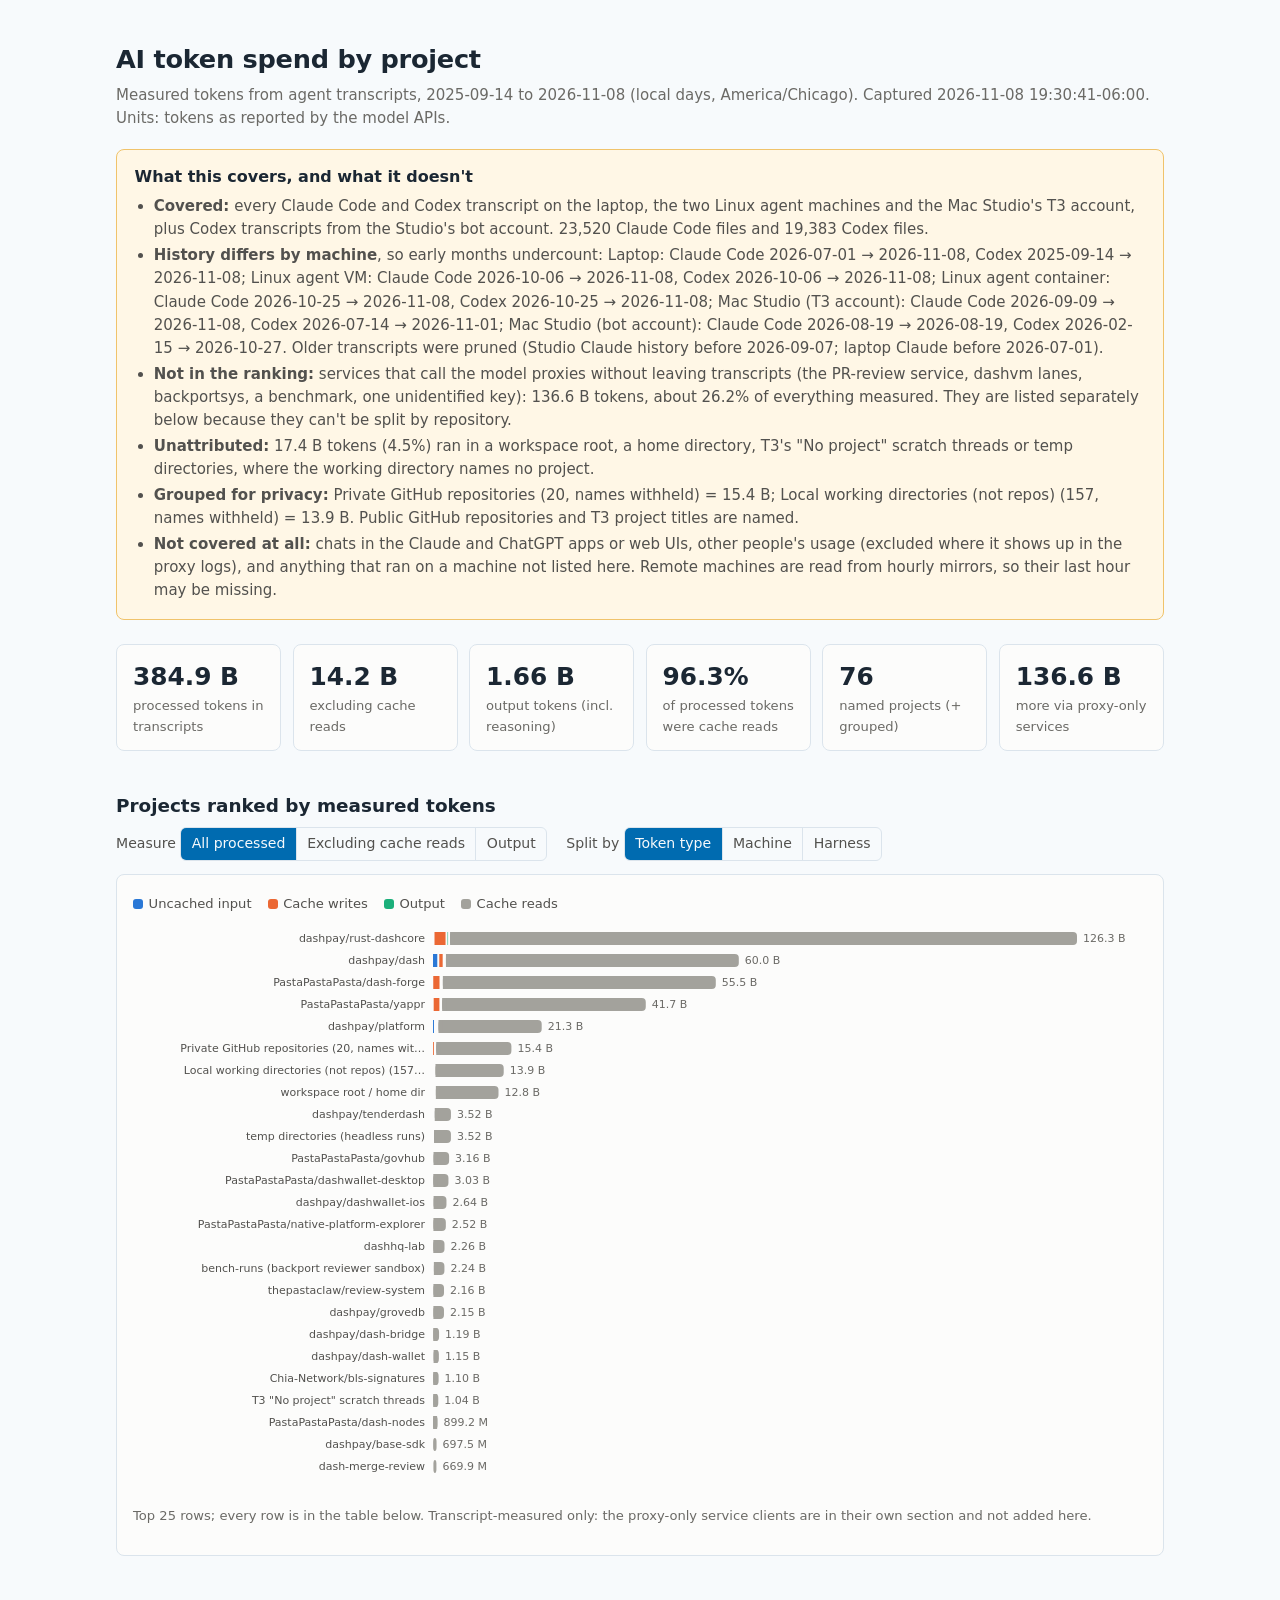
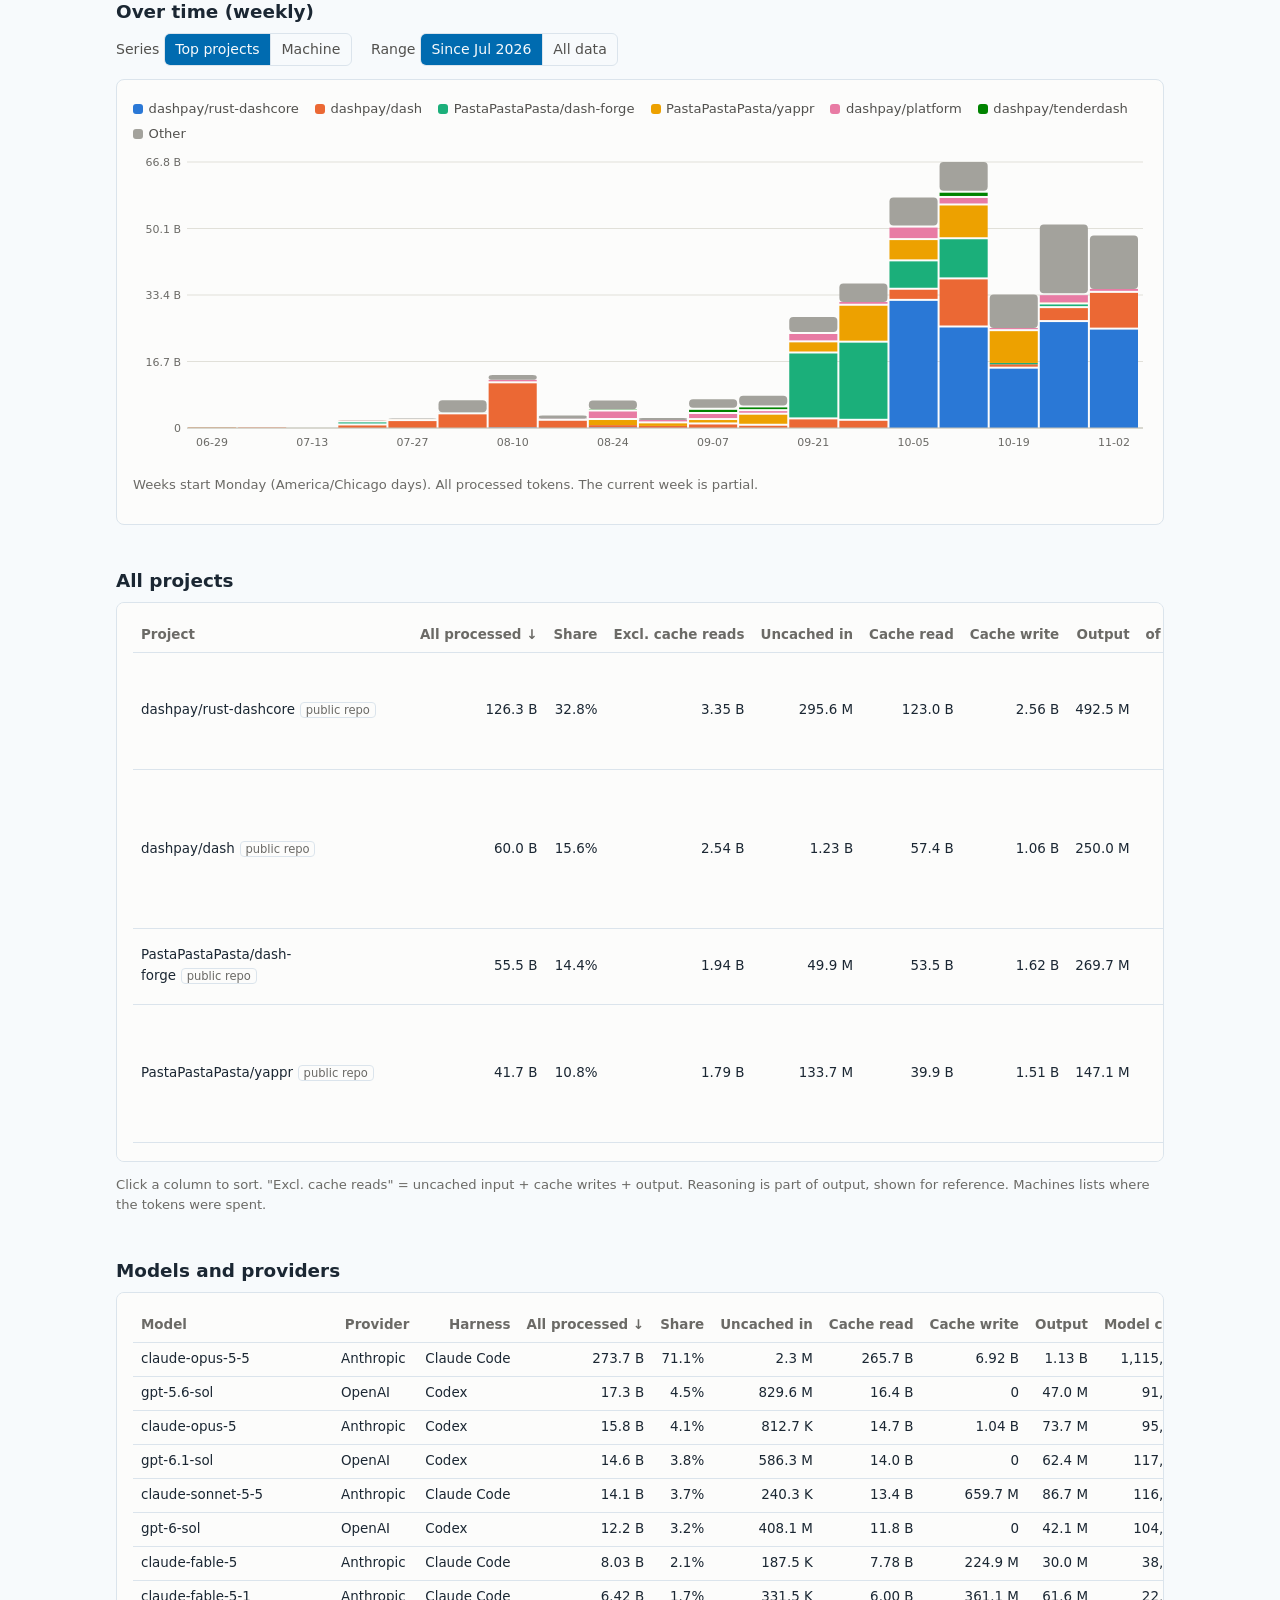
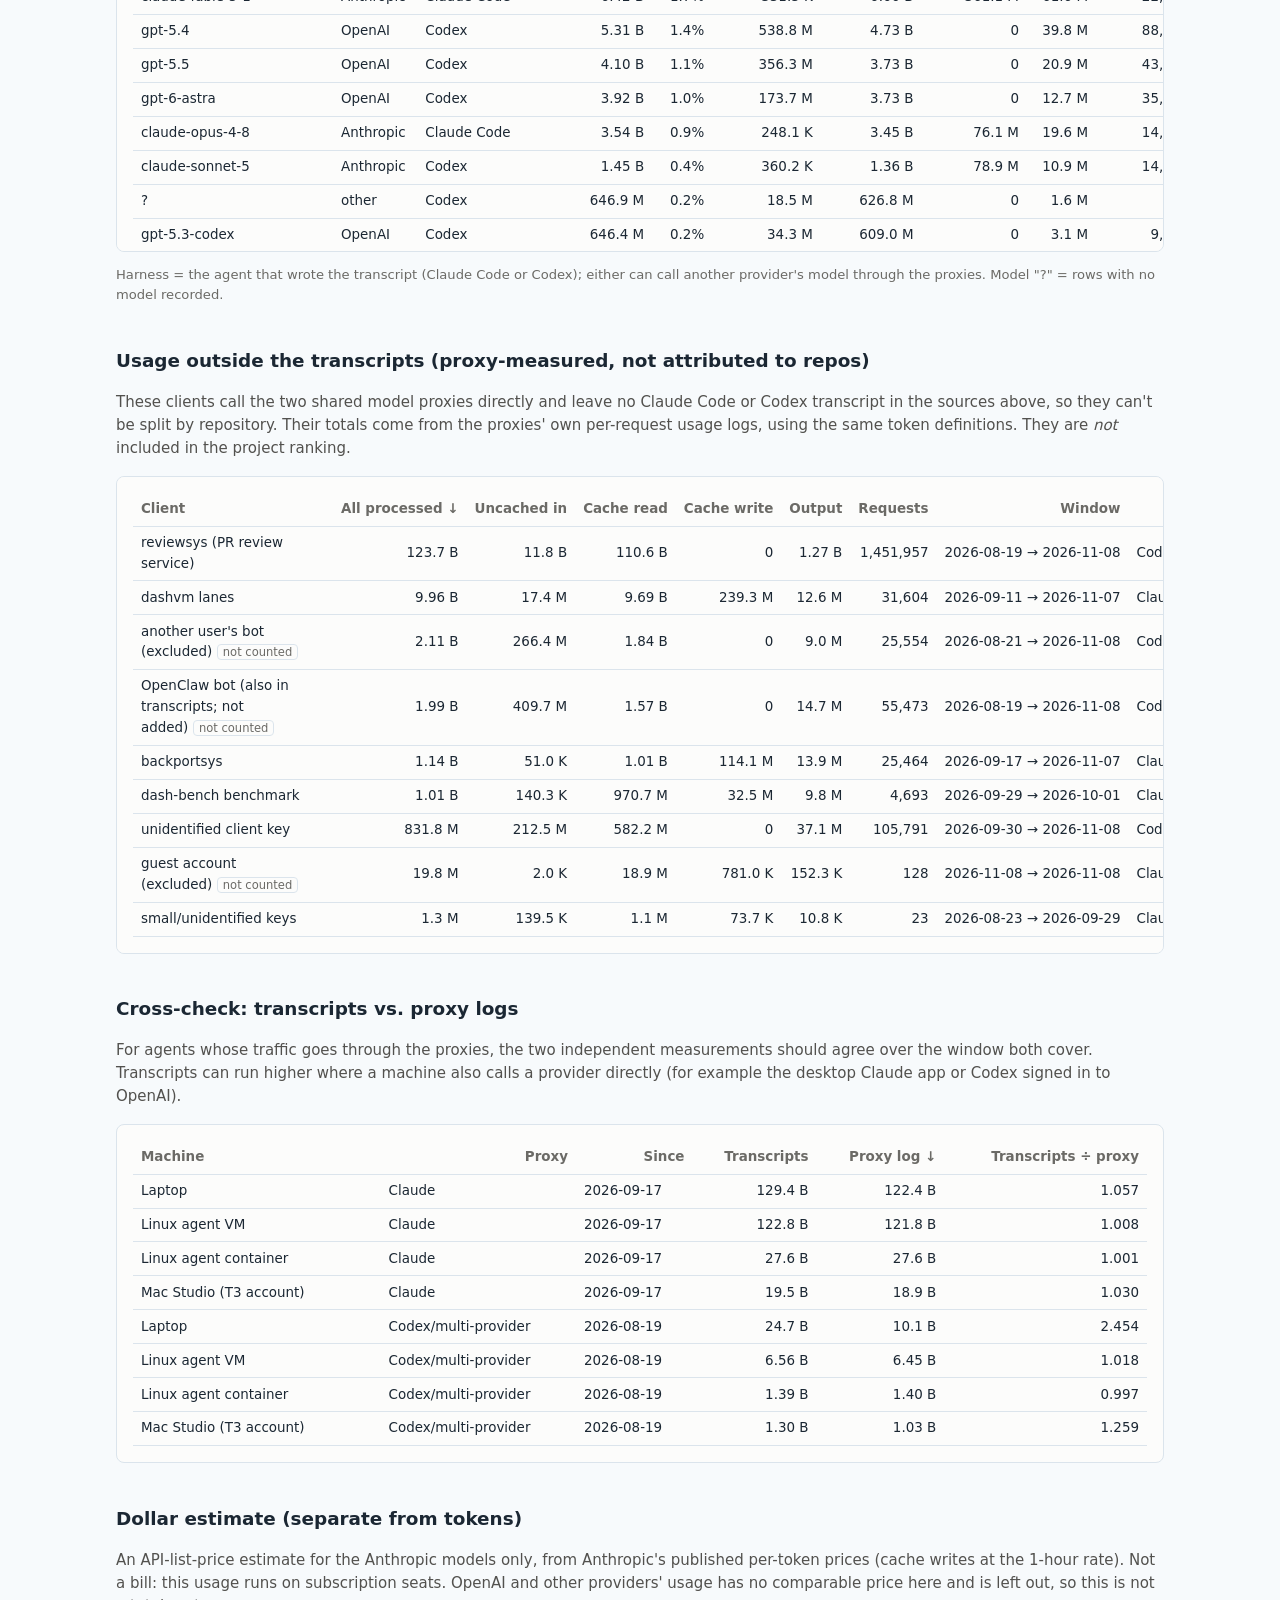
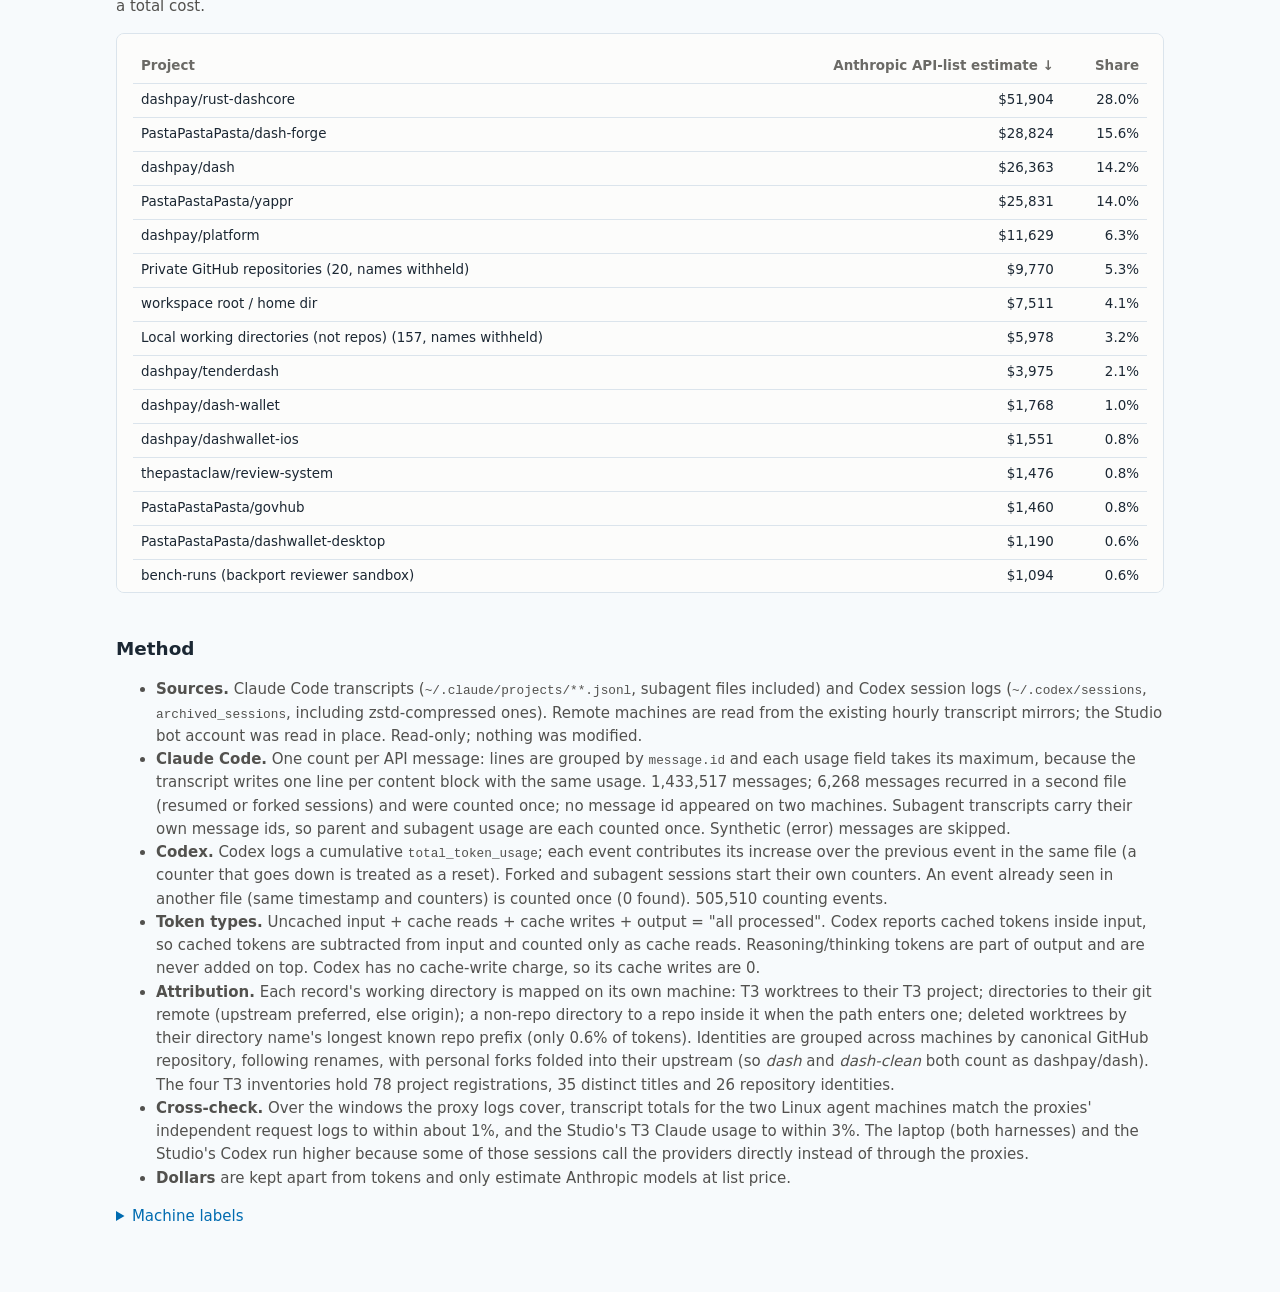
<file: token-spend-by-project.html>
<!doctype html>
<html lang="en">
<head>
<meta charset="utf-8">
<meta name="viewport" content="width=device-width, initial-scale=1">
<title>AI Token Spend by Project</title>
<style>
  :root {
    color-scheme: light;
    --paper: #f7fafc; --card: #fcfcfb; --ink: #1b2733; --ink2: #52514e; --muted: #6b6a66; --accent: #006bb0;
    --line: #dbe4ec; --grid: #e1e0d9; --axis: #c3c2b7; --warn-bg: #fff7e6; --warn-line: #f0c36b;
    --s1: #2a78d6; --s2: #eb6834; --s3: #1baf7a; --s4: #eda100; --s5: #e87ba4; --s6: #008300; --s8: #e34948; --other: #a3a29c;
  }
  @media (prefers-color-scheme: dark) {
    :root:where(:not([data-theme="light"])) {
      color-scheme: dark;
      --paper: #101820; --card: #17212b; --ink: #dde6ee; --ink2: #c3c2b7; --muted: #93a3b2; --accent: #6fbdf2;
      --line: #2a3844; --grid: #2c2c2a; --axis: #383835; --warn-bg: #2a2416; --warn-line: #7a6223;
      --s1: #3987e5; --s2: #d95926; --s3: #199e70; --s4: #c98500; --s5: #d55181; --s6: #008300; --s8: #e66767; --other: #6b6a66;
    }
  }
  :root[data-theme="dark"] {
    color-scheme: dark;
    --paper: #101820; --card: #17212b; --ink: #dde6ee; --ink2: #c3c2b7; --muted: #93a3b2; --accent: #6fbdf2;
    --line: #2a3844; --grid: #2c2c2a; --axis: #383835; --warn-bg: #2a2416; --warn-line: #7a6223;
    --s1: #3987e5; --s2: #d95926; --s3: #199e70; --s4: #c98500; --s5: #d55181; --s6: #008300; --s8: #e66767; --other: #6b6a66;
  }
  * { box-sizing: border-box; }
  body { background: var(--paper); color: var(--ink); font: 15px/1.55 system-ui, -apple-system, "Segoe UI", Roboto, sans-serif; margin: 0; }
  main { max-width: 1080px; margin: 0 auto; padding: 2.5rem 16px 4rem; }
  h1 { font-size: 1.6rem; letter-spacing: -0.01em; margin: 0 0 .25rem; }
  h2 { font-size: 1.15rem; margin: 2.6rem 0 .4rem; }
  p, li { color: var(--ink2); }
  .sub { color: var(--muted); margin: 0 0 1.2rem; }
  a { color: var(--accent); }
  .callout { background: var(--warn-bg); border: 1px solid var(--warn-line); border-radius: 8px; padding: .9rem 1.1rem; margin: 1rem 0 1.5rem; }
  .callout h3 { margin: 0 0 .35rem; font-size: 1rem; }
  .callout ul { margin: .3rem 0 0; padding-left: 1.2rem; }
  .callout li { margin: .15rem 0; }
  .tiles { display: grid; grid-template-columns: repeat(auto-fit, minmax(150px, 1fr)); gap: .7rem; margin: 1rem 0; }
  .tile { background: var(--card); border: 1px solid var(--line); border-radius: 8px; padding: .8rem 1rem; }
  .tile .v { font-size: 1.55rem; font-weight: 650; }
  .tile .k { color: var(--muted); font-size: .82rem; }
  .card { background: var(--card); border: 1px solid var(--line); border-radius: 8px; padding: 1rem; overflow-x: auto; }
  .controls { display: flex; flex-wrap: wrap; gap: .5rem 1.2rem; margin: .2rem 0 .8rem; font-size: .88rem; color: var(--ink2); }
  .seg { display: inline-flex; border: 1px solid var(--line); border-radius: 6px; overflow: hidden; }
  .seg button { background: none; border: 0; padding: .3rem .65rem; color: var(--ink2); font: inherit; cursor: pointer; }
  .seg button + button { border-left: 1px solid var(--line); }
  .seg button[aria-pressed="true"] { background: var(--accent); color: var(--paper); }
  .legend { display: flex; flex-wrap: wrap; gap: .3rem 1rem; font-size: .82rem; color: var(--ink2); margin: .2rem 0 .6rem; }
  .legend i { display: inline-block; width: 10px; height: 10px; border-radius: 3px; margin-right: .35rem; vertical-align: -1px; }
  table { border-collapse: collapse; width: 100%; font-size: .84rem; }
  th, td { padding: .38rem .5rem; border-bottom: 1px solid var(--line); text-align: right; white-space: nowrap; }
  th { color: var(--muted); font-weight: 600; cursor: pointer; user-select: none; position: sticky; top: 0; background: var(--card); }
  th:first-child, td:first-child { text-align: left; white-space: normal; min-width: 200px; }
  td { font-variant-numeric: tabular-nums; }
  td.l { text-align: left; }
  .tag { font-size: .72rem; color: var(--muted); border: 1px solid var(--line); border-radius: 4px; padding: 0 .3rem; margin-left: .3rem; white-space: nowrap; }
  .bar { height: 8px; border-radius: 0 4px 4px 0; background: var(--s1); display: inline-block; vertical-align: middle; }
  svg text { fill: var(--muted); font-size: 11px; }
  .tip { position: fixed; pointer-events: none; background: var(--card); color: var(--ink); border: 1px solid var(--line); border-radius: 6px; padding: .45rem .6rem; font-size: .8rem; box-shadow: 0 4px 14px rgba(0,0,0,.18); display: none; max-width: 320px; z-index: 10; }
  .tip b { display: block; margin-bottom: .2rem; }
  .scroll { max-height: 560px; overflow: auto; }
  details { margin-top: .6rem; }
  summary { cursor: pointer; color: var(--accent); }
  code { font-size: .85em; }
  .note { font-size: .82rem; color: var(--muted); }
</style>
</head>
<body>
<main>
<h1>AI token spend by project</h1>
<p class="sub" id="sub"></p>

<div class="callout" role="note">
  <h3>What this covers, and what it doesn't</h3>
  <ul id="coverage"></ul>
</div>

<div class="tiles" id="tiles"></div>

<h2>Projects ranked by measured tokens</h2>
<div class="controls">
  <span>Measure <span class="seg" data-ctl="metric">
    <button data-v="total" aria-pressed="true">All processed</button><button data-v="fresh">Excluding cache reads</button><button data-v="output">Output</button></span></span>
  <span>Split by <span class="seg" data-ctl="split">
    <button data-v="none" aria-pressed="true">Token type</button><button data-v="host">Machine</button><button data-v="tool">Harness</button></span></span>
</div>
<div class="card"><div class="legend" id="rank-legend"></div><svg id="rank" width="100%" role="img" aria-label="Ranked projects by tokens"></svg>
<p class="note">Top 25 rows; every row is in the table below. Transcript-measured only: the proxy-only service clients are in their own section and not added here.</p></div>

<h2>Over time (weekly)</h2>
<div class="controls">
  <span>Series <span class="seg" data-ctl="tseries">
    <button data-v="project" aria-pressed="true">Top projects</button><button data-v="host">Machine</button></span></span>
  <span>Range <span class="seg" data-ctl="trange">
    <button data-v="recent" aria-pressed="true">Since Jul 2026</button><button data-v="all">All data</button></span></span>
</div>
<div class="card"><div class="legend" id="time-legend"></div><svg id="time" width="100%" height="300" role="img" aria-label="Weekly tokens"></svg>
<p class="note">Weeks start Monday (America/Chicago days). All processed tokens. The current week is partial.</p></div>

<h2>All projects</h2>
<div class="card scroll"><table id="ptable"></table></div>
<p class="note">Click a column to sort. "Excl. cache reads" = uncached input + cache writes + output. Reasoning is part of output, shown for reference. Machines lists where the tokens were spent.</p>

<h2>Models and providers</h2>
<div class="card scroll"><table id="mtable"></table></div>
<p class="note">Harness = the agent that wrote the transcript (Claude Code or Codex); either can call another provider's model through the proxies. Model "?" = rows with no model recorded.</p>

<h2>Usage outside the transcripts (proxy-measured, not attributed to repos)</h2>
<p>These clients call the two shared model proxies directly and leave no Claude Code or Codex transcript in the sources above, so they can't be split by repository. Their totals come from the proxies' own per-request usage logs, using the same token definitions. They are <em>not</em> included in the project ranking.</p>
<div class="card"><table id="stable"></table></div>

<h2>Cross-check: transcripts vs. proxy logs</h2>
<p>For agents whose traffic goes through the proxies, the two independent measurements should agree over the window both cover. Transcripts can run higher where a machine also calls a provider directly (for example the desktop Claude app or Codex signed in to OpenAI).</p>
<div class="card"><table id="rtable"></table></div>

<h2>Dollar estimate (separate from tokens)</h2>
<p>An API-list-price estimate for the Anthropic models only, from Anthropic's published per-token prices (cache writes at the 1-hour rate). Not a bill: this usage runs on subscription seats. OpenAI and other providers' usage has no comparable price here and is left out, so this is not a total cost.</p>
<div class="card scroll"><table id="ctable"></table></div>

<h2>Method</h2>
<ul id="method"></ul>
<details><summary>Machine labels</summary><p id="hostnote"></p></details>
</main>
<div class="tip" id="tip"></div>
<script id="data" type="application/json">{"captured_at": "2026-11-08T19:30:41-06:00", "period": ["2025-09-14", "2026-11-08"], "grand_total": 384885059108, "projects": [{"id": "github.com/dashpay/rust-dashcore", "name": "dashpay/rust-dashcore", "visibility": "public", "calls": 601000, "uncached": 295564022, "cache_read": 122978513465, "cache_write": 2559813107, "output": 492529139, "reasoning": 212224783, "total": 126326419733, "est_usd_claude": 51903.8, "hosts": {"Linux agent VM": 124985718254, "Laptop": 1266372542, "Linux agent container": 52357359, "Mac Studio (T3 account)": 21971578}, "tools": {"claude": 118877535186, "codex": 7448884547}, "models": {"claude-opus-5-5": 113815862788, "claude-sonnet-5-5": 4496695204, "gpt-6-sol": 4267551378, "gpt-6.1-sol": 3082939627}, "first": "2025-09-14", "last": "2026-11-08", "attribution": {"dir": 122386453180, "t3": 3120447096, "nested-repo": 20606000, "name": 28526808, "scan": 770386649}}, {"id": "github.com/dashpay/dash", "name": "dashpay/dash", "visibility": "public", "calls": 324300, "uncached": 1232607957, "cache_read": 57447997634, "cache_write": 1056598065, "output": 249986311, "reasoning": 113360085, "total": 59987189967, "est_usd_claude": 26363.36, "hosts": {"Laptop": 44531749027, "Mac Studio (T3 account)": 6748359065, "Linux agent container": 5927800391, "Linux agent VM": 1650672473, "Mac Studio (bot account)": 1128609011}, "tools": {"claude": 37114200412, "codex": 22872989555}, "models": {"claude-opus-5-5": 23371189321, "gpt-5.6-sol": 11849575351, "claude-opus-5": 4882768359, "gpt-6.1-sol": 4257753635}, "first": "2025-10-09", "last": "2026-11-08", "attribution": {"dir": 21936649484, "t3": 29583488454, "nested-repo": 555450683, "name-prefix": 89167086, "name": 1129713311, "scan": 5564111938, "bot": 1128609011}}, {"id": "github.com/pastapastapasta/dash-forge", "name": "PastaPastaPasta/dash-forge", "visibility": "public", "calls": 200034, "uncached": 49890788, "cache_read": 53534151804, "cache_write": 1618835016, "output": 269675898, "reasoning": 169732526, "total": 55472553506, "est_usd_claude": 28823.97, "hosts": {"Laptop": 54404210028, "Linux agent container": 963038100, "Linux agent VM": 105305378}, "tools": {"claude": 54126742887, "codex": 1345810619}, "models": {"claude-opus-5-5": 51367302474, "claude-sonnet-5-5": 1457814374, "gpt-6.1-sol": 1298664037, "claude-opus-4-8": 585066041}, "first": "2026-07-22", "last": "2026-10-27", "attribution": {"t3": 26044317711, "dir": 29397297668, "nested-repo": 30938127}}, {"id": "github.com/pastapastapasta/yappr", "name": "PastaPastaPasta/yappr", "visibility": "public", "calls": 185437, "uncached": 133709565, "cache_read": 39944821054, "cache_write": 1511779731, "output": 147122570, "reasoning": 64395523, "total": 41737432920, "est_usd_claude": 25830.82, "hosts": {"Laptop": 37802256586, "Mac Studio (T3 account)": 3880501267, "Mac Studio (bot account)": 54192348, "Linux agent VM": 482719}, "tools": {"claude": 38213316622, "codex": 3524116298}, "models": {"claude-opus-5-5": 31667050640, "claude-opus-5": 3257535053, "gpt-6.1-sol": 1735239047, "claude-fable-5": 1442752843}, "first": "2026-01-10", "last": "2026-11-04", "attribution": {"dir": 12762523850, "t3": 28814270171, "nested-repo": 3084958, "name-prefix": 9455627, "name": 93905966, "bot": 54192348}}, {"id": "github.com/dashpay/platform", "name": "dashpay/platform", "visibility": "public", "calls": 146864, "uncached": 583026608, "cache_read": 20250649245, "cache_write": 379796029, "output": 109406071, "reasoning": 56550975, "total": 21322877953, "est_usd_claude": 11628.59, "hosts": {"Laptop": 11618293976, "Mac Studio (bot account)": 4297362523, "Mac Studio (T3 account)": 2816391795, "Linux agent VM": 1760387834, "Linux agent container": 830441825}, "tools": {"claude": 14541969141, "codex": 6780908812}, "models": {"claude-opus-5-5": 9005947401, "gpt-5.4": 2690716086, "gpt-5.5": 2475240733, "claude-opus-5": 2022654353}, "first": "2025-10-30", "last": "2026-11-08", "attribution": {"dir": 7769397249, "t3": 7641728777, "nested-repo": 866631402, "name-prefix": 195306935, "name": 220415407, "scan": 332035660, "bot": 4297362523}}, {"id": null, "name": "Private GitHub repositories (20, names withheld)", "visibility": "grouped", "calls": 50842, "uncached": 9116744, "cache_read": 14748446104, "cache_write": 560149184, "output": 61049960, "reasoning": 32596746, "total": 15378761992, "est_usd_claude": 9769.69, "hosts": {"Mac Studio (T3 account)": 6895748401, "Linux agent container": 4418333911, "Laptop": 4027260373, "Linux agent VM": 37419307}, "tools": {"claude": 15165606503, "codex": 213155489}, "models": {}, "first": null, "last": null, "attribution": {}}, {"id": null, "name": "Local working directories (not repos) (157, names withheld)", "visibility": "grouped", "calls": 75090, "uncached": 119306670, "cache_read": 13386547129, "cache_write": 289976519, "output": 75060700, "reasoning": 38975722, "total": 13870891018, "est_usd_claude": 5977.62, "hosts": {"Laptop": 9266966958, "Linux agent container": 4023676022, "Mac Studio (bot account)": 476563543, "Linux agent VM": 102891538, "Mac Studio (T3 account)": 792957}, "tools": {"claude": 11676880421, "codex": 2194010597}, "models": {}, "first": null, "last": null, "attribution": {}}, {"id": "(unattributed) workspace root / home dir", "name": "workspace root / home dir", "visibility": "unattributed", "calls": 70397, "uncached": 126285691, "cache_read": 12286134514, "cache_write": 363919152, "output": 70867145, "reasoning": 38622929, "total": 12847206502, "est_usd_claude": 7510.85, "hosts": {"Laptop": 8456124475, "Linux agent container": 3859875406, "Linux agent VM": 498980674, "Mac Studio (bot account)": 31755609, "Mac Studio (T3 account)": 470338}, "tools": {"claude": 10563503876, "codex": 2283702626}, "models": {"claude-opus-5-5": 7534362220, "claude-sonnet-5-5": 1063023402, "claude-fable-5-1": 702945463, "gpt-5.6-sol": 674774640}, "first": "2025-09-29", "last": "2026-11-08", "attribution": {"root": 12847206502}}, {"id": "github.com/dashpay/tenderdash", "name": "dashpay/tenderdash", "visibility": "public", "calls": 23248, "uncached": 50942523, "cache_read": 3177451696, "cache_write": 275358589, "output": 17802117, "reasoning": 8164193, "total": 3521554925, "est_usd_claude": 3974.88, "hosts": {"Mac Studio (T3 account)": 1954932783, "Laptop": 1449273932, "Mac Studio (bot account)": 117348210}, "tools": {"claude": 2082460842, "codex": 1439094083}, "models": {"claude-opus-5": 2027572744, "gpt-6-sol": 1319962702, "gpt-5.5": 117058751, "claude-fable-5-1": 27928796}, "first": "2026-06-11", "last": "2026-11-04", "attribution": {"nested-repo": 3868592, "t3": 1990408244, "dir": 19171496, "name-prefix": 70795681, "scan": 1319962702, "bot": 117348210}}, {"id": "(unattributed) temp directories (headless runs)", "name": "temp directories (headless runs)", "visibility": "unattributed", "calls": 31159, "uncached": 186592244, "cache_read": 3314617093, "cache_write": 3106733, "output": 13068139, "reasoning": 5075589, "total": 3517384209, "est_usd_claude": 35.36, "hosts": {"Laptop": 3481539067, "Mac Studio (bot account)": 35729283, "Mac Studio (T3 account)": 60994, "Linux agent VM": 54865}, "tools": {"claude": 21900437, "codex": 3495483772}, "models": {"gpt-5.6-sol": 3456837915, "gpt-5.4": 26170838, "claude-opus-5-5": 21136451, "gpt-5.3-codex": 9539853}, "first": "2026-02-19", "last": "2026-10-27", "attribution": {"temp": 3517384209}}, {"id": "github.com/pastapastapasta/govhub", "name": "PastaPastaPasta/govhub", "visibility": "public", "calls": 13639, "uncached": 27828, "cache_read": 3057809098, "cache_write": 88177034, "output": 13896710, "reasoning": 5448334, "total": 3159910670, "est_usd_claude": 1459.51, "hosts": {"Laptop": 2948142619, "Linux agent container": 211768051}, "tools": {"claude": 3159910670}, "models": {"claude-opus-5-5": 2750754081, "claude-sonnet-5-5": 397706667, "claude-haiku-5-5": 11449922}, "first": "2026-10-23", "last": "2026-11-06", "attribution": {"dir": 2817877723, "name-prefix": 151553287, "t3": 190479660}}, {"id": "github.com/pastapastapasta/dashwallet-desktop", "name": "PastaPastaPasta/dashwallet-desktop", "visibility": "public", "calls": 9863, "uncached": 19746, "cache_read": 2971667084, "cache_write": 48659054, "output": 9813456, "reasoning": 2688375, "total": 3030159340, "est_usd_claude": 1190.37, "hosts": {"Laptop": 3021622066, "Linux agent VM": 8537274}, "tools": {"claude": 3030159340}, "models": {"claude-opus-5-5": 3026039705, "claude-fable-5-1": 4119635}, "first": "2026-10-05", "last": "2026-11-08", "attribution": {"dir": 3029108671, "name-prefix": 1050669}}, {"id": "github.com/dashpay/dashwallet-ios", "name": "dashpay/dashwallet-ios", "visibility": "public", "calls": 15949, "uncached": 47739673, "cache_read": 2527824126, "cache_write": 54872669, "output": 9740152, "reasoning": 4403882, "total": 2640176620, "est_usd_claude": 1551.07, "hosts": {"Laptop": 2564940851, "Mac Studio (T3 account)": 71394119, "Mac Studio (bot account)": 3206068, "Linux agent container": 635582}, "tools": {"claude": 1518806597, "codex": 1121370023}, "models": {"gpt-5.6-sol": 874635083, "claude-opus-5-5": 870475651, "claude-fable-5": 333909444, "gpt-6-astra": 218890603}, "first": "2026-08-12", "last": "2026-11-04", "attribution": {"dir": 535104604, "nested-repo": 324686386, "t3": 1777179562, "bot": 3206068}}, {"id": "github.com/pastapastapasta/native-platform-explorer", "name": "PastaPastaPasta/native-platform-explorer", "visibility": "public", "calls": 15874, "uncached": 52442005, "cache_read": 2438516357, "cache_write": 16579531, "output": 10197154, "reasoning": 3202320, "total": 2517735047, "est_usd_claude": 509.64, "hosts": {"Linux agent container": 1448810205, "Laptop": 1068924842}, "tools": {"claude": 1449048316, "codex": 1068686731}, "models": {"claude-opus-5-5": 1440451394, "gpt-6.1-sol": 1003810935, "gpt-5.5": 57561277, "claude-sonnet-5-5": 8358811}, "first": "2026-05-20", "last": "2026-10-26", "attribution": {"t3": 2452621140, "dir": 65113907}}, {"id": "local:dashhq-lab", "name": "dashhq-lab", "visibility": "t3-local", "calls": 11951, "uncached": 32403147, "cache_read": 2201560606, "cache_write": 14632568, "output": 8824999, "reasoning": 3310636, "total": 2257421320, "est_usd_claude": 409.47, "hosts": {"Linux agent container": 2257421320}, "tools": {"claude": 1136679122, "codex": 1120742198}, "models": {"gpt-6.1-sol": 1120742198, "claude-opus-5-5": 1090737947, "claude-sonnet-5-5": 38884736, "claude-haiku-5-5": 7056439}, "first": "2026-11-05", "last": "2026-11-07", "attribution": {"dir": 2257421320}}, {"id": "local:bench-runs (backport reviewer sandbox)", "name": "bench-runs (backport reviewer sandbox)", "visibility": "t3-local", "calls": 40646, "uncached": 81406, "cache_read": 2069203770, "cache_write": 152394476, "output": 18585344, "reasoning": 9279873, "total": 2240264996, "est_usd_claude": 1093.68, "hosts": {"Linux agent container": 2240264996}, "tools": {"claude": 2240264996}, "models": {"claude-sonnet-5-5": 2000446249, "claude-opus-5-5": 239563263, "claude-haiku-5-5": 255484}, "first": "2026-10-31", "last": "2026-11-04", "attribution": {"dir": 2240264996}}, {"id": "github.com/thepastaclaw/review-system", "name": "thepastaclaw/review-system", "visibility": "public", "calls": 9202, "uncached": 26198, "cache_read": 2082675369, "cache_write": 65464667, "output": 12803146, "reasoning": 7041142, "total": 2160969380, "est_usd_claude": 1476.04, "hosts": {"Laptop": 2160969380}, "tools": {"claude": 2160969380}, "models": {"claude-opus-5-5": 1771942688, "claude-fable-5-1": 276696828, "claude-opus-5": 97773052, "claude-sonnet-5-5": 8033216}, "first": "2026-09-02", "last": "2026-11-06", "attribution": {"dir": 1480818854, "name-prefix": 680150526}}, {"id": "github.com/dashpay/grovedb", "name": "dashpay/grovedb", "visibility": "public", "calls": 19208, "uncached": 58584300, "cache_read": 2077741274, "cache_write": 9241534, "output": 7060220, "reasoning": 2605356, "total": 2152627328, "est_usd_claude": 290.25, "hosts": {"Laptop": 2025799475, "Mac Studio (bot account)": 95133938, "Linux agent container": 31693915}, "tools": {"claude": 389203848, "codex": 1763423480}, "models": {"gpt-6-sol": 1649831950, "claude-opus-5": 355031394, "gpt-5.3-codex": 50958806, "gpt-5.4": 45262504}, "first": "2025-12-23", "last": "2026-11-05", "attribution": {"nested-repo": 31693915, "dir": 545712990, "scan": 1480086485, "bot": 95133938}}, {"id": "github.com/dashpay/dash-bridge", "name": "dashpay/dash-bridge", "visibility": "public", "calls": 7846, "uncached": 19048047, "cache_read": 1146055249, "cache_write": 20680548, "output": 5188070, "reasoning": 1501909, "total": 1190971914, "est_usd_claude": 550.42, "hosts": {"Laptop": 1190824808, "Linux agent container": 147106}, "tools": {"claude": 823330398, "codex": 367641516}, "models": {"claude-opus-5-5": 468509499, "gpt-6-astra": 347264323, "claude-opus-5": 173361631, "claude-fable-5": 110797174}, "first": "2026-01-02", "last": "2026-11-02", "attribution": {"t3": 297457101, "dir": 534488047, "name-prefix": 40266818, "scan": 318759948}}, {"id": "github.com/dashpay/dash-wallet", "name": "dashpay/dash-wallet", "visibility": "public", "calls": 6795, "uncached": 72170, "cache_read": 1041374368, "cache_write": 106868938, "output": 5539442, "reasoning": 2106742, "total": 1153854918, "est_usd_claude": 1768.24, "hosts": {"Mac Studio (T3 account)": 1000433253, "Laptop": 130470558, "Linux agent container": 22951107}, "tools": {"claude": 1153245240, "codex": 609678}, "models": {"claude-opus-5": 849080309, "claude-fable-5-1": 158117384, "claude-sonnet-5-5": 56803172, "claude-opus-5-5": 45189036}, "first": "2026-08-25", "last": "2026-10-31", "attribution": {"dir": 109839194, "t3": 1009328763, "name-prefix": 34686961}}, {"id": "github.com/chia-network/bls-signatures", "name": "Chia-Network/bls-signatures", "visibility": "public", "calls": 9934, "uncached": 35319238, "cache_read": 1061169720, "cache_write": 15353, "output": 4817929, "reasoning": 1640804, "total": 1101322240, "est_usd_claude": 0.3, "hosts": {"Laptop": 1100964043, "Linux agent container": 358197}, "tools": {"claude": 424684, "codex": 1100897556}, "models": {"gpt-6-sol": 1087322512, "gpt-5.1": 9376956, "gpt-5.3-codex": 2789700, "gpt-5": 1408388}, "first": "2025-11-14", "last": "2026-10-29", "attribution": {"dir": 13999728, "scan": 1087322512}}, {"id": "(unattributed) T3 \"No project\" scratch threads", "name": "T3 \"No project\" scratch threads", "visibility": "unattributed", "calls": 5905, "uncached": 158930, "cache_read": 1002157800, "cache_write": 28103819, "output": 6370466, "reasoning": 2206896, "total": 1036791015, "est_usd_claude": 468.05, "hosts": {"Linux agent container": 454056125, "Laptop": 388685870, "Linux agent VM": 175109979, "Mac Studio (T3 account)": 18939041}, "tools": {"claude": 1034963813, "codex": 1827202}, "models": {"claude-opus-5-5": 866427363, "claude-sonnet-5-5": 168536450, "gpt-6.1-sol": 1827202}, "first": "2026-10-04", "last": "2026-11-08", "attribution": {"scratch": 1036791015}}, {"id": "github.com/pastapastapasta/dash-nodes", "name": "PastaPastaPasta/dash-nodes", "visibility": "public", "calls": 3212, "uncached": 6667, "cache_read": 879732925, "cache_write": 15718631, "output": 3765188, "reasoning": 1686785, "total": 899223411, "est_usd_claude": 368.41, "hosts": {"Linux agent container": 893609310, "Laptop": 5614101}, "tools": {"claude": 899223411}, "models": {"claude-opus-5-5": 886255225, "claude-sonnet-5-5": 12968186}, "first": "2026-10-29", "last": "2026-11-08", "attribution": {"dir": 547987114, "name-prefix": 351236297}}, {"id": "github.com/dashpay/base-sdk", "name": "dashpay/base-sdk", "visibility": "public", "calls": 5835, "uncached": 21917738, "cache_read": 672713657, "cache_write": 431646, "output": 2390207, "reasoning": 854169, "total": 697453248, "est_usd_claude": 10.58, "hosts": {"Laptop": 691794065, "Linux agent VM": 5659183}, "tools": {"claude": 28203399, "codex": 669249849}, "models": {"gpt-6-sol": 669249849, "claude-opus-5-5": 15325248, "claude-sonnet-5-5": 12878151}, "first": "2026-10-17", "last": "2026-11-06", "attribution": {"dir": 5659183, "name-prefix": 904770, "nested-repo": 21639446, "scan": 669249849}}, {"id": "local:dash-merge-review", "name": "dash-merge-review", "visibility": "t3-local", "calls": 17136, "uncached": 36993, "cache_read": 589691011, "cache_write": 72485877, "output": 7726911, "reasoning": 2017471, "total": 669940792, "est_usd_claude": 503.33, "hosts": {"Linux agent container": 669940792}, "tools": {"claude": 669940792}, "models": {"claude-sonnet-5-5": 343541936, "claude-opus-5-5": 326398856}, "first": "2026-10-31", "last": "2026-11-01", "attribution": {"dir": 669940792}}, {"id": "github.com/dashpay/dash-evo-tool", "name": "dashpay/dash-evo-tool", "visibility": "public", "calls": 8336, "uncached": 37202856, "cache_read": 520338001, "cache_write": 181092, "output": 3263465, "reasoning": 1568025, "total": 560985414, "est_usd_claude": 3.28, "hosts": {"Mac Studio (bot account)": 296207210, "Laptop": 259853290, "Linux agent VM": 4924914}, "tools": {"claude": 5128641, "codex": 555856773}, "models": {"gpt-5.4": 245515277, "gpt-5.3-codex": 177018752, "gpt-5.5": 53476476, "gpt-5.2-codex": 44457340}, "first": "2026-01-20", "last": "2026-10-13", "attribution": {"dir": 196279902, "t3": 8660946, "name": 53877434, "name-prefix": 5959922, "bot": 296207210}}, {"id": "github.com/pastapastapasta/cairn", "name": "PastaPastaPasta/cairn", "visibility": "public", "calls": 2364, "uncached": 4823, "cache_read": 530382432, "cache_write": 12356844, "output": 2318426, "reasoning": 809353, "total": 545062525, "est_usd_claude": 247.48, "hosts": {"Linux agent container": 545062525}, "tools": {"claude": 545062525}, "models": {"claude-opus-5-5": 538476945, "claude-sonnet-5-5": 6585580}, "first": "2026-11-06", "last": "2026-11-06", "attribution": {"dir": 489176808, "name-prefix": 55885717}}, {"id": "github.com/pastapastapasta/evovote", "name": "PastaPastaPasta/evovote", "visibility": "public", "calls": 2484, "uncached": 5198, "cache_read": 500355232, "cache_write": 14348736, "output": 2402663, "reasoning": 870054, "total": 517111829, "est_usd_claude": 324.77, "hosts": {"Laptop": 517111829}, "tools": {"claude": 517111829}, "models": {"claude-opus-5-5": 395223025, "claude-fable-5": 76327651, "claude-sonnet-5-5": 42067859, "claude-opus-5": 2039791}, "first": "2026-08-22", "last": "2026-10-20", "attribution": {"dir": 80365547, "name-prefix": 436746282}}, {"id": "openclaw:workspace", "name": "OpenClaw bot workspace (no repo)", "visibility": "bot", "calls": 13986, "uncached": 95491872, "cache_read": 395691520, "cache_write": 0, "output": 5154394, "reasoning": 2124841, "total": 496337786, "est_usd_claude": 0.0, "hosts": {"Mac Studio (bot account)": 496337786}, "tools": {"claude": 21788, "codex": 496315998}, "models": {"gpt-5.4": 454173166, "gpt-5.6-sol": 19455817, "gpt-5.5": 18180635, "gpt-5.3-codex": 4528168}, "first": "2026-02-19", "last": "2026-10-27", "attribution": {"bot": 496337786}}, {"id": "github.com/pastapastapasta/dash-faucet-cf", "name": "PastaPastaPasta/dash-faucet-cf", "visibility": "public", "calls": 1185, "uncached": 2392, "cache_read": 267740937, "cache_write": 8138208, "output": 1374592, "reasoning": 601457, "total": 277256129, "est_usd_claude": 198.81, "hosts": {"Laptop": 177786363, "Linux agent container": 99469766}, "tools": {"claude": 277256129}, "models": {"claude-opus-5-5": 137319228, "claude-opus-5": 125313104, "claude-fable-5-1": 8350868, "claude-sonnet-5": 4330451}, "first": "2026-08-25", "last": "2026-11-08", "attribution": {"dir": 250156489, "name-prefix": 27099640}}, {"id": "github.com/dashpay/dips", "name": "dashpay/dips", "visibility": "public", "calls": 932, "uncached": 838026, "cache_read": 213165042, "cache_write": 3522640, "output": 813865, "reasoning": 345052, "total": 218339573, "est_usd_claude": 90.29, "hosts": {"Laptop": 218339573}, "tools": {"claude": 200999229, "codex": 17340344}, "models": {"claude-haiku-5-5": 71600107, "claude-opus-5-5": 40065229, "claude-fable-5": 37392335, "claude-sonnet-5-5": 26521920}, "first": "2026-06-05", "last": "2026-10-29", "attribution": {"nested-repo": 136199957, "dir": 82079047, "name-prefix": 60569}}, {"id": "github.com/pastapastapasta/platform-tart-runners", "name": "PastaPastaPasta/platform-tart-runners", "visibility": "public", "calls": 591, "uncached": 1236, "cache_read": 154271909, "cache_write": 2402474, "output": 720959, "reasoning": 372949, "total": 157396578, "est_usd_claude": 64.5, "hosts": {"Laptop": 157396578}, "tools": {"claude": 157396578}, "models": {"claude-opus-5-5": 157396578}, "first": "2026-10-08", "last": "2026-11-01", "attribution": {"dir": 157396578}}, {"id": "github.com/pingdotgg/t3code", "name": "pingdotgg/t3code", "visibility": "public", "calls": 699, "uncached": 40360, "cache_read": 123081077, "cache_write": 4297198, "output": 512444, "reasoning": 13807, "total": 127931079, "est_usd_claude": 110.24, "hosts": {"Laptop": 127931079}, "tools": {"claude": 127931079}, "models": {"claude-opus-5": 92361191, "claude-sonnet-5": 20126826, "claude-opus-5-5": 7989026, "claude-fable-5": 7422395}, "first": "2026-08-06", "last": "2026-11-05", "attribution": {"dir": 127931079}}, {"id": "github.com/dashpay/status", "name": "dashpay/status", "visibility": "public", "calls": 826, "uncached": 1717, "cache_read": 116486814, "cache_write": 2309724, "output": 778932, "reasoning": 333422, "total": 119577187, "est_usd_claude": 55.94, "hosts": {"Laptop": 119577187}, "tools": {"claude": 119577187}, "models": {"claude-opus-5-5": 118123580, "claude-sonnet-5-5": 1453607}, "first": "2026-10-27", "last": "2026-11-04", "attribution": {"nested-repo": 8171250, "dir": 74678663, "name-prefix": 36727274}}, {"id": "github.com/pastapastapasta/platform-auth", "name": "PastaPastaPasta/platform-auth", "visibility": "public", "calls": 712, "uncached": 1431, "cache_read": 103496868, "cache_write": 3824652, "output": 753583, "reasoning": 301873, "total": 108076534, "est_usd_claude": 57.61, "hosts": {"Laptop": 108076534}, "tools": {"claude": 108076534}, "models": {"claude-opus-5-5": 81504773, "claude-sonnet-5-5": 26571761}, "first": "2026-10-24", "last": "2026-10-26", "attribution": {"dir": 108076534}}, {"id": "github.com/pastapastapasta/dash-platform-workers", "name": "PastaPastaPasta/dash-platform-workers", "visibility": "public", "calls": 327, "uncached": 654, "cache_read": 105860738, "cache_write": 800697, "output": 332363, "reasoning": 151911, "total": 106994452, "est_usd_claude": 33.75, "hosts": {"Laptop": 104760209, "Linux agent container": 2234243}, "tools": {"claude": 106994452}, "models": {"claude-opus-5-5": 106734712, "claude-sonnet-5-5": 259740}, "first": "2026-10-27", "last": "2026-10-28", "attribution": {"dir": 106994452}}, {"id": "github.com/arahim3/mlx-tune", "name": "ARahim3/mlx-tune", "visibility": "public", "calls": 884, "uncached": 4274626, "cache_read": 92243840, "cache_write": 0, "output": 601112, "reasoning": 249671, "total": 97119578, "est_usd_claude": 0.0, "hosts": {"Laptop": 97119578}, "tools": {"codex": 97119578}, "models": {"gpt-5.4": 97119578}, "first": "2026-03-05", "last": "2026-03-07", "attribution": {"dir": 97119578}}, {"id": "github.com/thepastaclaw/skills", "name": "thepastaclaw/skills", "visibility": "public", "calls": 390, "uncached": 1131, "cache_read": 90470882, "cache_write": 2591930, "output": 438856, "reasoning": 194710, "total": 93502799, "est_usd_claude": 68.73, "hosts": {"Laptop": 93502799}, "tools": {"claude": 93502799}, "models": {"claude-opus-5-5": 71879332, "claude-fable-5-1": 13174888, "claude-sonnet-5-5": 4015549, "claude-sonnet-5": 3585882}, "first": "2026-09-07", "last": "2026-11-05", "attribution": {"dir": 61786992, "name-prefix": 30352698, "nested-repo": 1363109}}, {"id": "github.com/pastapastapasta/gpg-sep", "name": "PastaPastaPasta/gpg-sep", "visibility": "public", "calls": 549, "uncached": 9050, "cache_read": 63917923, "cache_write": 1925395, "output": 794467, "reasoning": 329958, "total": 66646835, "est_usd_claude": 72.4, "hosts": {"Laptop": 66646835}, "tools": {"claude": 66646835}, "models": {"claude-opus-4-8": 34323676, "claude-opus-5": 27810309, "claude-fable-5": 3925504, "claude-sonnet-5": 587346}, "first": "2026-08-17", "last": "2026-08-17", "attribution": {"dir": 66646835}}, {"id": "github.com/dashpay/quorum-list-server", "name": "dashpay/quorum-list-server", "visibility": "public", "calls": 301, "uncached": 3233, "cache_read": 49565092, "cache_write": 2754733, "output": 373056, "reasoning": 194682, "total": 52696114, "est_usd_claude": 58.4, "hosts": {"Laptop": 52696114}, "tools": {"claude": 52696114}, "models": {"claude-opus-5-5": 21143847, "claude-fable-5-1": 16660349, "claude-opus-5": 11960340, "claude-sonnet-5-5": 2159785}, "first": "2026-08-27", "last": "2026-10-30", "attribution": {"dir": 19956242, "name-prefix": 32739872}}, {"id": "github.com/pastapastapasta/dashhq", "name": "PastaPastaPasta/dashhq", "visibility": "public", "calls": 239, "uncached": 490, "cache_read": 47990649, "cache_write": 724388, "output": 376430, "reasoning": 208169, "total": 49091957, "est_usd_claude": 32.37, "hosts": {"Laptop": 49091957}, "tools": {"claude": 49091957}, "models": {"claude-opus-5-5": 23258529, "claude-opus-5": 22349310, "claude-fable-5-1": 2482864, "claude-sonnet-5-5": 1001254}, "first": "2026-09-22", "last": "2026-11-03", "attribution": {"dir": 49091957}}, {"id": "local:pylon-dash-discord-bot", "name": "pylon-dash-discord-bot", "visibility": "t3-local", "calls": 445, "uncached": 1553680, "cache_read": 46828288, "cache_write": 0, "output": 242483, "reasoning": 108838, "total": 48624451, "est_usd_claude": 0.0, "hosts": {"Laptop": 48624451}, "tools": {"claude": 34031, "codex": 48590420}, "models": {"gpt-5.6-sol": 47131824, "gpt-6-astra": 1458596, "gemini-3.6-flash": 34031}, "first": "2026-08-10", "last": "2026-09-15", "attribution": {"t3": 15726519, "dir": 32897932}}, {"id": "github.com/dashpay/guix.sigs", "name": "dashpay/guix.sigs", "visibility": "public", "calls": 245, "uncached": 555, "cache_read": 45253890, "cache_write": 663462, "output": 141570, "reasoning": 35986, "total": 46059477, "est_usd_claude": 16.81, "hosts": {"Laptop": 46059477}, "tools": {"claude": 46059477}, "models": {"claude-opus-5-5": 43375807, "claude-sonnet-5-5": 2683670}, "first": "2026-09-24", "last": "2026-11-05", "attribution": {"nested-repo": 46059477}}, {"id": "github.com/openclaw/openclaw", "name": "openclaw/openclaw", "visibility": "public", "calls": 446, "uncached": 1722390, "cache_read": 42249984, "cache_write": 0, "output": 149897, "reasoning": 91649, "total": 44122271, "est_usd_claude": 0.0, "hosts": {"Laptop": 44122271}, "tools": {"codex": 44122271}, "models": {"gpt-5.3-codex": 44122271}, "first": "2026-02-18", "last": "2026-02-18", "attribution": {"dir": 44122271}}, {"id": "github.com/frstrtr/c2pool", "name": "frstrtr/c2pool", "visibility": "public", "calls": 284, "uncached": 18270, "cache_read": 27167980, "cache_write": 2100040, "output": 245496, "reasoning": 114330, "total": 29531786, "est_usd_claude": 50.87, "hosts": {"Laptop": 29531786}, "tools": {"claude": 29531786}, "models": {"claude-opus-4-8": 20604820, "claude-fable-5": 8926966}, "first": "2026-08-20", "last": "2026-08-20", "attribution": {"dir": 29531786}}, {"id": "github.com/pastapastapasta/pollr", "name": "PastaPastaPasta/pollr", "visibility": "public", "calls": 221, "uncached": 1169548, "cache_read": 27481407, "cache_write": 23881, "output": 97240, "reasoning": 36706, "total": 28772076, "est_usd_claude": 1.42, "hosts": {"Laptop": 28772076}, "tools": {"claude": 2041253, "codex": 26730823}, "models": {"gpt-5.6-sol": 19121163, "gpt-5.4": 7609660, "claude-opus-5": 2041253}, "first": "2026-04-15", "last": "2026-08-26", "attribution": {"dir": 9650913, "t3": 19121163}}, {"id": "github.com/aeneasverif/aeneas", "name": "AeneasVerif/aeneas", "visibility": "public", "calls": 39, "uncached": 80, "cache_read": 23356859, "cache_write": 65754, "output": 29642, "reasoning": 12857, "total": 23452335, "est_usd_claude": 5.79, "hosts": {"Linux agent container": 23452335}, "tools": {"claude": 23452335}, "models": {"claude-opus-5-5": 23452335}, "first": "2026-10-25", "last": "2026-10-26", "attribution": {"nested-repo": 23452335}}, {"id": "local:agent-config gate", "name": "agent-config gate", "visibility": "t3-local", "calls": 145, "uncached": 323331, "cache_read": 18405760, "cache_write": 0, "output": 54596, "reasoning": 25644, "total": 18783687, "est_usd_claude": 0.0, "hosts": {"Laptop": 18783687}, "tools": {"codex": 18783687}, "models": {"gpt-6.1-sol": 18783687}, "first": "2026-10-31", "last": "2026-10-31", "attribution": {"dir": 18783687}}, {"id": "github.com/router-for-me/cliproxyapi", "name": "router-for-me/CLIProxyAPI", "visibility": "public", "calls": 115, "uncached": 231, "cache_read": 18056476, "cache_write": 270400, "output": 104619, "reasoning": 32200, "total": 18431726, "est_usd_claude": 11.24, "hosts": {"Laptop": 18431726}, "tools": {"claude": 18431726}, "models": {"claude-opus-5-5": 9442432, "claude-opus-5": 8989294}, "first": "2026-09-21", "last": "2026-10-23", "attribution": {"dir": 18431726}}, {"id": "github.com/dashpay/grovedb-structure-viewer", "name": "dashpay/grovedb-structure-viewer", "visibility": "public", "calls": 86, "uncached": 174, "cache_read": 12365945, "cache_write": 226845, "output": 159877, "reasoning": 123468, "total": 12752841, "est_usd_claude": 7.49, "hosts": {"Laptop": 12752841}, "tools": {"claude": 12752841}, "models": {"claude-opus-5-5": 12752841}, "first": "2026-09-22", "last": "2026-09-22", "attribution": {"dir": 4298929, "name-prefix": 8453912}}, {"id": "github.com/meta/rocksdb", "name": "meta/rocksdb", "visibility": "public", "calls": 13, "uncached": 26, "cache_read": 10633254, "cache_write": 11059, "output": 6551, "reasoning": 2769, "total": 10650890, "est_usd_claude": 5.59, "hosts": {"Laptop": 10650890}, "tools": {"claude": 10650890}, "models": {"claude-opus-5": 10650890}, "first": "2026-08-29", "last": "2026-08-29", "attribution": {"dir": 10650890}}, {"id": "github.com/pastapastapasta/backports-validation-script", "name": "PastaPastaPasta/backports-validation-script", "visibility": "public", "calls": 83, "uncached": 171, "cache_read": 9684378, "cache_write": 202576, "output": 72965, "reasoning": 31231, "total": 9960090, "est_usd_claude": 5.02, "hosts": {"Laptop": 9960090}, "tools": {"claude": 9960090}, "models": {"claude-opus-5-5": 9960090}, "first": "2026-11-02", "last": "2026-11-02", "attribution": {"dir": 1612216, "name-prefix": 8347874}}, {"id": "github.com/pastapastapasta/comed-hourly-dashboard", "name": "PastaPastaPasta/comed-hourly-dashboard", "visibility": "public", "calls": 61, "uncached": 196759, "cache_read": 9379867, "cache_write": 37752, "output": 40562, "reasoning": 14009, "total": 9654940, "est_usd_claude": 2.31, "hosts": {"Laptop": 9654940}, "tools": {"claude": 7425336, "codex": 2229604}, "models": {"claude-opus-5-5": 7425336, "gpt-5.5": 2126260, "codex-auto-review": 103344}, "first": "2026-06-20", "last": "2026-10-11", "attribution": {"dir": 9654940}}, {"id": "github.com/pastapastapasta/dash-platform-architecture", "name": "PastaPastaPasta/dash-platform-architecture", "visibility": "public", "calls": 33, "uncached": 66, "cache_read": 9078563, "cache_write": 17973, "output": 14882, "reasoning": 6914, "total": 9111484, "est_usd_claude": 10.18, "hosts": {"Laptop": 9111484}, "tools": {"claude": 9111484}, "models": {"claude-fable-5": 9111484}, "first": "2026-08-25", "last": "2026-08-25", "attribution": {"dir": 9111484}}, {"id": "github.com/dashpay/dashcore-lib", "name": "dashpay/dashcore-lib", "visibility": "public", "calls": 29, "uncached": 58, "cache_read": 8453297, "cache_write": 41584, "output": 19432, "reasoning": 7913, "total": 8514371, "est_usd_claude": 2.41, "hosts": {"Laptop": 8514371}, "tools": {"claude": 8514371}, "models": {"claude-opus-5-5": 8514371}, "first": "2026-10-30", "last": "2026-10-31", "attribution": {"dir": 8514371}}, {"id": "github.com/dashpay/kotlin-platform", "name": "dashpay/kotlin-platform", "visibility": "public", "calls": 41, "uncached": 86, "cache_read": 7237979, "cache_write": 33385, "output": 16369, "reasoning": 4014, "total": 7287819, "est_usd_claude": 2.04, "hosts": {"Laptop": 7287819}, "tools": {"claude": 7287819}, "models": {"claude-opus-5-5": 7287819}, "first": "2026-10-28", "last": "2026-10-29", "attribution": {"nested-repo": 7287819}}, {"id": "github.com/dashpay/stale_prs_are_bad", "name": "dashpay/stale_prs_are_bad", "visibility": "public", "calls": 37, "uncached": 88, "cache_read": 7174888, "cache_write": 57000, "output": 26508, "reasoning": 12793, "total": 7258484, "est_usd_claude": 2.42, "hosts": {"Laptop": 7258484}, "tools": {"claude": 7258484}, "models": {"claude-opus-5-5": 7258484}, "first": "2026-10-15", "last": "2026-11-06", "attribution": {"nested-repo": 7258484}}, {"id": "github.com/pshenmic/platform-explorer", "name": "pshenmic/platform-explorer", "visibility": "public", "calls": 32, "uncached": 64, "cache_read": 6541579, "cache_write": 211921, "output": 25219, "reasoning": 10469, "total": 6778783, "est_usd_claude": 3.51, "hosts": {"Laptop": 6778783}, "tools": {"claude": 6778783}, "models": {"claude-opus-5-5": 6778783}, "first": "2026-10-27", "last": "2026-11-08", "attribution": {"dir": 6778783}}, {"id": "github.com/dashpay/dash-detached-sigs", "name": "dashpay/dash-detached-sigs", "visibility": "public", "calls": 28, "uncached": 60, "cache_read": 6263843, "cache_write": 39024, "output": 15167, "reasoning": 4544, "total": 6318094, "est_usd_claude": 1.67, "hosts": {"Laptop": 6318094}, "tools": {"claude": 6318094}, "models": {"claude-opus-5-5": 5218792, "claude-sonnet-5-5": 1099302}, "first": "2026-09-25", "last": "2026-10-30", "attribution": {"dir": 4555115, "nested-repo": 1762979}}, {"id": "github.com/dashpay/dash-faucet", "name": "dashpay/dash-faucet", "visibility": "public", "calls": 44, "uncached": 90, "cache_read": 5083507, "cache_write": 169411, "output": 71157, "reasoning": 38621, "total": 5324165, "est_usd_claude": 3.8, "hosts": {"Linux agent container": 5324165}, "tools": {"claude": 5324165}, "models": {"claude-opus-5-5": 5324165}, "first": "2026-10-28", "last": "2026-10-28", "attribution": {"dir": 5324165}}, {"id": "github.com/dashpay/orchard", "name": "dashpay/orchard", "visibility": "public", "calls": 37, "uncached": 82, "cache_read": 5141568, "cache_write": 38250, "output": 16783, "reasoning": 4985, "total": 5196683, "est_usd_claude": 1.67, "hosts": {"Laptop": 5196683}, "tools": {"claude": 5196683}, "models": {"claude-opus-5-5": 5196683}, "first": "2026-10-04", "last": "2026-11-07", "attribution": {"nested-repo": 5196683}}, {"id": "github.com/bitcoin/bitcoin", "name": "bitcoin/bitcoin", "visibility": "public", "calls": 26, "uncached": 52, "cache_read": 4784749, "cache_write": 275258, "output": 21606, "reasoning": 10789, "total": 5081665, "est_usd_claude": 4.55, "hosts": {"Laptop": 5081665}, "tools": {"claude": 5081665}, "models": {"claude-opus-5-5": 3776797, "claude-opus-5": 991456, "claude-fable-5-1": 313412}, "first": "2026-08-31", "last": "2026-09-25", "attribution": {"dir": 5081665}}, {"id": "github.com/pastapastapasta/dash-ui-artifacts", "name": "PastaPastaPasta/dash-ui-artifacts", "visibility": "public", "calls": 9, "uncached": 19, "cache_read": 4970453, "cache_write": 13516, "output": 5484, "reasoning": 1038, "total": 4989472, "est_usd_claude": 1.21, "hosts": {"Laptop": 4989472}, "tools": {"claude": 4989472}, "models": {"claude-opus-5-5": 4989472}, "first": "2026-10-06", "last": "2026-10-06", "attribution": {"nested-repo": 4989472}}, {"id": "github.com/zcash/halo2", "name": "zcash/halo2", "visibility": "public", "calls": 24, "uncached": 47, "cache_read": 4484572, "cache_write": 54109, "output": 19416, "reasoning": 9777, "total": 4558144, "est_usd_claude": 1.72, "hosts": {"Laptop": 4558144}, "tools": {"claude": 4558144}, "models": {"claude-opus-5-5": 4558144}, "first": "2026-10-04", "last": "2026-10-04", "attribution": {"nested-repo": 4558144}}, {"id": "github.com/openai/parameter-golf", "name": "openai/parameter-golf", "visibility": "public", "calls": 54, "uncached": 70149, "cache_read": 3581824, "cache_write": 0, "output": 16715, "reasoning": 7213, "total": 3668688, "est_usd_claude": 0.0, "hosts": {"Laptop": 3668688}, "tools": {"codex": 3668688}, "models": {"gpt-5.4": 3668688}, "first": "2026-03-18", "last": "2026-03-18", "attribution": {"dir": 3668688}}, {"id": "github.com/pastapastapasta/dash-mn-map", "name": "PastaPastaPasta/dash-mn-map", "visibility": "public", "calls": 31, "uncached": 62, "cache_read": 3111715, "cache_write": 227758, "output": 16806, "reasoning": 8311, "total": 3356341, "est_usd_claude": 6.17, "hosts": {"Laptop": 3356341}, "tools": {"claude": 3356341}, "models": {"claude-fable-5-1": 3356341}, "first": "2026-09-01", "last": "2026-09-01", "attribution": {"dir": 789461, "name-prefix": 2566880}}, {"id": "github.com/hilawe/dash-mno-verify", "name": "hilawe/dash-mno-verify", "visibility": "public", "calls": 32, "uncached": 60, "cache_read": 3144512, "cache_write": 78276, "output": 14359, "reasoning": 6609, "total": 3237207, "est_usd_claude": 2.71, "hosts": {"Laptop": 3237207}, "tools": {"claude": 3237207}, "models": {"claude-opus-5": 3237207}, "first": "2026-08-14", "last": "2026-08-14", "attribution": {"dir": 3237207}}, {"id": "github.com/davis7dotsh/inlay", "name": "davis7dotsh/inlay", "visibility": "public", "calls": 31, "uncached": 62, "cache_read": 2520937, "cache_write": 30889, "output": 12708, "reasoning": 4003, "total": 2564596, "est_usd_claude": 1.89, "hosts": {"Laptop": 2564596}, "tools": {"claude": 2564596}, "models": {"claude-opus-5": 2564596}, "first": "2026-09-20", "last": "2026-09-20", "attribution": {"dir": 2564596}}, {"id": "github.com/dashpay/dashsync-ios", "name": "dashpay/dashsync-iOS", "visibility": "public", "calls": 14, "uncached": 28, "cache_read": 2255334, "cache_write": 12242, "output": 6860, "reasoning": 2797, "total": 2274464, "est_usd_claude": 1.42, "hosts": {"Laptop": 2274464}, "tools": {"claude": 2274464}, "models": {"claude-opus-5": 2274464}, "first": "2026-08-27", "last": "2026-08-27", "attribution": {"dir": 2274464}}, {"id": "github.com/dashpay/docs", "name": "dashpay/docs", "visibility": "public", "calls": 25, "uncached": 49, "cache_read": 1760285, "cache_write": 156610, "output": 8466, "reasoning": 1969, "total": 1925410, "est_usd_claude": 2.66, "hosts": {"Laptop": 1925410}, "tools": {"claude": 1925410}, "models": {"claude-opus-5": 1925410}, "first": "2026-09-19", "last": "2026-09-19", "attribution": {"dir": 1925410}}, {"id": "github.com/pastapastapasta/dash-faucet", "name": "PastaPastaPasta/dash-faucet", "visibility": "public", "calls": 19, "uncached": 38, "cache_read": 1673142, "cache_write": 133204, "output": 14681, "reasoning": 6185, "total": 1821065, "est_usd_claude": 2.54, "hosts": {"Laptop": 1821065}, "tools": {"claude": 1821065}, "models": {"claude-opus-5": 1821065}, "first": "2026-08-25", "last": "2026-08-26", "attribution": {"dir": 1821065}}, {"id": "github.com/pastapastapasta/dash-v24-presentation", "name": "PastaPastaPasta/dash-v24-presentation", "visibility": "public", "calls": 16, "uncached": 32, "cache_read": 1647152, "cache_write": 109707, "output": 10063, "reasoning": 2966, "total": 1766954, "est_usd_claude": 2.17, "hosts": {"Laptop": 1766954}, "tools": {"claude": 1766954}, "models": {"claude-opus-5": 1766954}, "first": "2026-09-20", "last": "2026-09-21", "attribution": {"dir": 1766954}}, {"id": "github.com/pastapastapasta/dash-contract-fee-estimator", "name": "PastaPastaPasta/dash-contract-fee-estimator", "visibility": "public", "calls": 6, "uncached": 12, "cache_read": 1614890, "cache_write": 28121, "output": 2634, "reasoning": 821, "total": 1645657, "est_usd_claude": 1.15, "hosts": {"Laptop": 1645657}, "tools": {"claude": 1645657}, "models": {"claude-opus-5": 1645657}, "first": "2026-08-26", "last": "2026-09-18", "attribution": {"dir": 1645657}}, {"id": "github.com/pshenmic/dash-desktop-wallet", "name": "pshenmic/dash-desktop-wallet", "visibility": "public", "calls": 23, "uncached": 50, "cache_read": 1528205, "cache_write": 70825, "output": 18562, "reasoning": 10070, "total": 1617642, "est_usd_claude": 1.24, "hosts": {"Laptop": 1617642}, "tools": {"claude": 1617642}, "models": {"claude-opus-5-5": 1617642}, "first": "2026-10-23", "last": "2026-11-08", "attribution": {"nested-repo": 1009643, "dir": 607999}}, {"id": "github.com/pastapastapasta/dash-ci-cache", "name": "PastaPastaPasta/dash-ci-cache", "visibility": "public", "calls": 8, "uncached": 16, "cache_read": 1093970, "cache_write": 10257, "output": 5670, "reasoning": 1493, "total": 1109913, "est_usd_claude": 0.41, "hosts": {"Laptop": 1109913}, "tools": {"claude": 1109913}, "models": {"claude-opus-5-5": 1109913}, "first": "2026-10-28", "last": "2026-10-28", "attribution": {"dir": 1109913}}, {"id": "github.com/pastapastapasta/dash-backport-review-skill", "name": "PastaPastaPasta/dash-backport-review-skill", "visibility": "public", "calls": 10, "uncached": 20, "cache_read": 861104, "cache_write": 50040, "output": 9599, "reasoning": 7227, "total": 920763, "est_usd_claude": 0.91, "hosts": {"Laptop": 920763}, "tools": {"claude": 920763}, "models": {"claude-opus-5-5": 706141, "claude-fable-5-1": 214622}, "first": "2026-09-10", "last": "2026-10-31", "attribution": {"dir": 920763}}, {"id": "github.com/pastapastapasta/dash-jupyter", "name": "PastaPastaPasta/dash-jupyter", "visibility": "public", "calls": 28, "uncached": 61727, "cache_read": 607616, "cache_write": 0, "output": 32270, "reasoning": 12224, "total": 701613, "est_usd_claude": 0.0, "hosts": {"Laptop": 701613}, "tools": {"codex": 701613}, "models": {"gpt-5": 701613}, "first": "2025-10-13", "last": "2025-10-13", "attribution": {"dir": 701613}}, {"id": "github.com/pshenmic/electrum-dash", "name": "pshenmic/electrum-dash", "visibility": "public", "calls": 12, "uncached": 24, "cache_read": 638288, "cache_write": 49877, "output": 4316, "reasoning": 825, "total": 692505, "est_usd_claude": 0.93, "hosts": {"Laptop": 692505}, "tools": {"claude": 692505}, "models": {"claude-opus-5": 692505}, "first": "2026-08-26", "last": "2026-08-26", "attribution": {"t3": 571888, "dir": 120617}}, {"id": "github.com/dashpay/dash-network-deploy", "name": "dashpay/dash-network-deploy", "visibility": "public", "calls": 7, "uncached": 14, "cache_read": 439278, "cache_write": 112671, "output": 4318, "reasoning": 1852, "total": 556281, "est_usd_claude": 1.41, "hosts": {"Laptop": 556281}, "tools": {"claude": 556281}, "models": {"claude-opus-5": 447479, "claude-opus-5-5": 108802}, "first": "2026-08-28", "last": "2026-10-30", "attribution": {"dir": 556281}}, {"id": "github.com/pastapastapasta/agentic-qa", "name": "PastaPastaPasta/agentic-qa", "visibility": "public", "calls": 2, "uncached": 4, "cache_read": 364948, "cache_write": 2503, "output": 1106, "reasoning": 506, "total": 368561, "est_usd_claude": 0.12, "hosts": {"Linux agent VM": 368561}, "tools": {"claude": 368561}, "models": {"claude-opus-5-5": 368561}, "first": "2026-10-31", "last": "2026-10-31", "attribution": {"dir": 368561}}, {"id": "(unattributed) other paths", "name": "other paths", "visibility": "unattributed", "calls": 12, "uncached": 30498, "cache_read": 152247, "cache_write": 49626, "output": 2071, "reasoning": 1088, "total": 234442, "est_usd_claude": 0.01, "hosts": {"Linux agent VM": 177247, "Linux agent container": 57195}, "tools": {"claude": 124183, "codex": 110259}, "models": {"claude-haiku-5-5": 124183, "gpt-6.1-sol": 110259}, "first": "2026-10-09", "last": "2026-10-31", "attribution": {"other": 234442}}, {"id": "github.com/pastapastapasta/yappr-presentation", "name": "PastaPastaPasta/yappr-presentation", "visibility": "public", "calls": 2, "uncached": 4, "cache_read": 84154, "cache_write": 2606, "output": 689, "reasoning": 99, "total": 87453, "est_usd_claude": 0.05, "hosts": {"Laptop": 87453}, "tools": {"claude": 87453}, "models": {"claude-opus-5-5": 87453}, "first": "2026-10-22", "last": "2026-10-22", "attribution": {"dir": 87453}}, {"id": "github.com/hashengineering/platform", "name": "HashEngineering/platform", "visibility": "public", "calls": 1, "uncached": 2, "cache_read": 71249, "cache_write": 697, "output": 538, "reasoning": 160, "total": 72486, "est_usd_claude": 0.03, "hosts": {"Laptop": 72486}, "tools": {"claude": 72486}, "models": {"claude-opus-5-5": 72486}, "first": "2026-10-29", "last": "2026-10-29", "attribution": {"nested-repo": 72486}}], "hosts": [{"host": "Laptop", "calls": 950226, "uncached": 2045717159, "cache_read": 188245015054, "cache_write": 4947128417, "output": 885287209, "reasoning": 460579556, "total": 196123147839, "est_usd_claude": 102026.06, "tools": {"claude": 152284236992, "codex": 43838910847}, "windows": {"claude": ["2026-07-01", "2026-11-08"], "codex": ["2025-09-14", "2026-11-08"]}}, {"host": "Linux agent VM", "calls": 612444, "uncached": 264658013, "cache_read": 125921241808, "cache_write": 2645376620, "output": 505413759, "reasoning": 217849301, "total": 129336690200, "est_usd_claude": 53380.57, "tools": {"claude": 122772309394, "codex": 6564380806}, "windows": {"claude": ["2026-10-06", "2026-11-08"], "codex": ["2026-10-06", "2026-11-08"]}}, {"host": "Linux agent container", "calls": 162424, "uncached": 43201291, "cache_read": 28154312828, "cache_write": 661287051, "output": 123978779, "reasoning": 56319386, "total": 28982779949, "est_usd_claude": 12166.08, "tools": {"claude": 27590138847, "codex": 1392641102}, "windows": {"claude": ["2026-10-25", "2026-11-08"], "codex": ["2026-10-25", "2026-11-08"]}}, {"host": "Mac Studio (T3 account)", "calls": 99333, "uncached": 57698644, "cache_read": 22138168874, "cache_write": 1125724202, "output": 88403871, "reasoning": 43658854, "total": 23409995591, "est_usd_claude": 17481.7, "tools": {"claude": 22114177398, "codex": 1295818193}, "windows": {"claude": ["2026-09-09", "2026-11-08"], "codex": ["2026-07-14", "2026-11-01"]}}, {"host": "Mac Studio (bot account)", "calls": 114600, "uncached": 786679664, "cache_read": 6192772480, "cache_write": 0, "output": 52993385, "reasoning": 20774564, "total": 7032445529, "est_usd_claude": 0.0, "tools": {"claude": 21788, "codex": 7032423741}, "windows": {"claude": ["2026-08-19", "2026-08-19"], "codex": ["2026-02-15", "2026-10-27"]}}], "models": [{"model": "claude-opus-5-5", "tool": "claude", "provider": "Anthropic", "calls": 1115301, "uncached": 2330490, "cache_read": 265702158159, "cache_write": 6918167504, "output": 1126443172, "reasoning": 583022884, "total": 273749099325, "est_usd_claude": 131023.96}, {"model": "gpt-5.6-sol", "tool": "codex", "provider": "OpenAI", "calls": 91318, "uncached": 829604236, "cache_read": 16428136192, "cache_write": 0, "output": 47010267, "reasoning": 19384761, "total": 17304750695, "est_usd_claude": 0.0}, {"model": "claude-opus-5", "tool": "codex", "provider": "Anthropic", "calls": 95592, "uncached": 812667, "cache_read": 14724340584, "cache_write": 1043089859, "output": 73724167, "reasoning": 25761676, "total": 15841967277, "est_usd_claude": 19638.76}, {"model": "gpt-6.1-sol", "tool": "codex", "provider": "OpenAI", "calls": 117860, "uncached": 586269835, "cache_read": 13986467584, "cache_write": 0, "output": 62395689, "reasoning": 20333908, "total": 14635133108, "est_usd_claude": 0.0}, {"model": "claude-sonnet-5-5", "tool": "claude", "provider": "Anthropic", "calls": 116519, "uncached": 240258, "cache_read": 13359129329, "cache_write": 659654700, "output": 86706613, "reasoning": 34465074, "total": 14105730900, "est_usd_claude": 4842.08}, {"model": "gpt-6-sol", "tool": "codex", "provider": "OpenAI", "calls": 104902, "uncached": 408052140, "cache_read": 11790009472, "cache_write": 0, "output": 42120096, "reasoning": 16251963, "total": 12240181708, "est_usd_claude": 0.0}, {"model": "claude-fable-5", "tool": "claude", "provider": "Anthropic", "calls": 38416, "uncached": 187492, "cache_read": 7776967884, "cache_write": 224895744, "output": 29977584, "reasoning": 9924817, "total": 8032028704, "est_usd_claude": 13775.64}, {"model": "claude-fable-5-1", "tool": "claude", "provider": "Anthropic", "calls": 22010, "uncached": 331536, "cache_read": 5995639349, "cache_write": 361085898, "output": 61550595, "reasoning": 38996454, "total": 6418607378, "est_usd_claude": 11801.47}, {"model": "gpt-5.4", "tool": "codex", "provider": "OpenAI", "calls": 88665, "uncached": 538800868, "cache_read": 4734823680, "cache_write": 0, "output": 39793700, "reasoning": 15588712, "total": 5313418248, "est_usd_claude": 0.0}, {"model": "gpt-5.5", "tool": "codex", "provider": "OpenAI", "calls": 43052, "uncached": 356315151, "cache_read": 3726051072, "cache_write": 0, "output": 20897699, "reasoning": 7812482, "total": 4103263922, "est_usd_claude": 0.0}, {"model": "gpt-6-astra", "tool": "codex", "provider": "OpenAI", "calls": 35555, "uncached": 173686869, "cache_read": 3729037696, "cache_write": 0, "output": 12715539, "reasoning": 3285236, "total": 3915440104, "est_usd_claude": 0.0}, {"model": "claude-opus-4-8", "tool": "claude", "provider": "Anthropic", "calls": 14905, "uncached": 248126, "cache_read": 3445904966, "cache_write": 76063214, "output": 19635268, "reasoning": 10561983, "total": 3541851574, "est_usd_claude": 2975.71}, {"model": "claude-sonnet-5", "tool": "codex", "provider": "Anthropic", "calls": 14542, "uncached": 360209, "cache_read": 1355474164, "cache_write": 78935492, "output": 10871674, "reasoning": 4841097, "total": 1445641539, "est_usd_claude": 695.54}, {"model": "?", "tool": "codex", "provider": "other", "calls": 680, "uncached": 18509407, "cache_read": 626788480, "cache_write": 0, "output": 1609168, "reasoning": 802636, "total": 646907055, "est_usd_claude": 0.0}, {"model": "gpt-5.3-codex", "tool": "codex", "provider": "OpenAI", "calls": 9070, "uncached": 34330472, "cache_read": 609041024, "cache_write": 0, "output": 3058889, "reasoning": 1515096, "total": 646430385, "est_usd_claude": 0.0}, {"model": "claude-mythos-5-1", "tool": "claude", "provider": "Anthropic", "calls": 1579, "uncached": 45890, "cache_read": 362720320, "cache_write": 7616033, "output": 765931, "reasoning": 293864, "total": 371148174, "est_usd_claude": 281.76}, {"model": "gemini-3.6-flash-high", "tool": "codex", "provider": "Google", "calls": 2572, "uncached": 20107028, "cache_read": 231788518, "cache_write": 0, "output": 341047, "reasoning": 519360, "total": 252236593, "est_usd_claude": 0.0}, {"model": "gemini-3.7-flash-high", "tool": "codex", "provider": "Google", "calls": 1945, "uncached": 12584034, "cache_read": 225958658, "cache_write": 0, "output": 310295, "reasoning": 319948, "total": 238852987, "est_usd_claude": 0.0}, {"model": "gpt-daybreak-blue-latest", "tool": "codex", "provider": "OpenAI", "calls": 1759, "uncached": 9811210, "cache_read": 219463339, "cache_write": 0, "output": 783092, "reasoning": 292834, "total": 230057641, "est_usd_claude": 0.0}, {"model": "muse-spark-1.2-contributor", "tool": "claude", "provider": "Meta", "calls": 2617, "uncached": 80131348, "cache_read": 123241619, "cache_write": 0, "output": 5037608, "reasoning": 0, "total": 208410575, "est_usd_claude": 0.0}, {"model": "gpt-5.2-codex", "tool": "codex", "provider": "OpenAI", "calls": 2745, "uncached": 7766296, "cache_read": 186184192, "cache_write": 0, "output": 1279642, "reasoning": 906112, "total": 195230130, "est_usd_claude": 0.0}, {"model": "claude-haiku-5-5", "tool": "claude", "provider": "Anthropic", "calls": 1269, "uncached": 2537, "cache_read": 174713917, "cache_write": 7073170, "output": 1747005, "reasoning": 993411, "total": 183536629, "est_usd_claude": 4.04}, {"model": "muse-contrib", "tool": "codex", "provider": "Meta", "calls": 1124, "uncached": 17143709, "cache_read": 138064634, "cache_write": 0, "output": 1255140, "reasoning": 976796, "total": 156463483, "est_usd_claude": 0.0}, {"model": "gpt-5.3-codex-spark", "tool": "codex", "provider": "OpenAI", "calls": 2666, "uncached": 6461232, "cache_read": 148836480, "cache_write": 0, "output": 1068338, "reasoning": 711554, "total": 156366050, "est_usd_claude": 0.0}, {"model": "gemini-3.6-flash", "tool": "claude", "provider": "Google", "calls": 1686, "uncached": 11347884, "cache_read": 121452712, "cache_write": 0, "output": 698995, "reasoning": 0, "total": 133499591, "est_usd_claude": 0.0}, {"model": "codex-auto-review", "tool": "codex", "provider": "OpenAI", "calls": 1980, "uncached": 12353814, "cache_read": 78700672, "cache_write": 0, "output": 208340, "reasoning": 98097, "total": 91262826, "est_usd_claude": 0.0}, {"model": "grok-4.5-build", "tool": "claude", "provider": "xAI", "calls": 1158, "uncached": 29909784, "cache_read": 60211200, "cache_write": 0, "output": 757724, "reasoning": 0, "total": 90878708, "est_usd_claude": 0.0}, {"model": "muse-wonder-1.0", "tool": "codex", "provider": "Meta", "calls": 329, "uncached": 1941090, "cache_read": 78399068, "cache_write": 0, "output": 94625, "reasoning": 20533, "total": 80434783, "est_usd_claude": 0.0}, {"model": "gpt-5.6-luna", "tool": "codex", "provider": "OpenAI", "calls": 1129, "uncached": 7934184, "cache_read": 71313792, "cache_write": 0, "output": 466386, "reasoning": 141731, "total": 79714362, "est_usd_claude": 0.0}, {"model": "gpt-5.6-terra", "tool": "codex", "provider": "OpenAI", "calls": 608, "uncached": 5952548, "cache_read": 56537856, "cache_write": 0, "output": 200530, "reasoning": 75480, "total": 62690934, "est_usd_claude": 0.0}, {"model": "gpt-5", "tool": "codex", "provider": "OpenAI", "calls": 1022, "uncached": 3379856, "cache_read": 51138176, "cache_write": 0, "output": 410030, "reasoning": 209152, "total": 54928062, "est_usd_claude": 0.0}, {"model": "gpt-5.1", "tool": "codex", "provider": "OpenAI", "calls": 896, "uncached": 2017538, "cache_read": 46455040, "cache_write": 0, "output": 300570, "reasoning": 155734, "total": 48773148, "est_usd_claude": 0.0}, {"model": "muse-wonder-full-1.0", "tool": "codex", "provider": "Meta", "calls": 221, "uncached": 1833090, "cache_read": 43399440, "cache_write": 0, "output": 79413, "reasoning": 44461, "total": 45311943, "est_usd_claude": 0.0}, {"model": "glm-5.3-flash", "tool": "codex", "provider": "Z.ai", "calls": 592, "uncached": 2419357, "cache_read": 42222400, "cache_write": 0, "output": 148502, "reasoning": 48847, "total": 44790259, "est_usd_claude": 0.0}, {"model": "claude-haiku-4-5-20251001", "tool": "claude", "provider": "Anthropic", "calls": 654, "uncached": 10975, "cache_read": 39751610, "cache_write": 2726003, "output": 308384, "reasoning": 138178, "total": 42796972, "est_usd_claude": 10.98}, {"model": "grok-4.5", "tool": "codex", "provider": "xAI", "calls": 237, "uncached": 3342069, "cache_read": 32167808, "cache_write": 0, "output": 126315, "reasoning": 81002, "total": 35636192, "est_usd_claude": 0.0}, {"model": "ds-flash", "tool": "codex", "provider": "other", "calls": 260, "uncached": 2292972, "cache_read": 32311040, "cache_write": 0, "output": 307757, "reasoning": 215026, "total": 34911769, "est_usd_claude": 0.0}, {"model": "gpt-5-codex", "tool": "codex", "provider": "OpenAI", "calls": 409, "uncached": 1759421, "cache_read": 19338880, "cache_write": 0, "output": 120591, "reasoning": 82176, "total": 21218892, "est_usd_claude": 0.0}, {"model": "deepseek-v4-flash", "tool": "codex", "provider": "DeepSeek", "calls": 172, "uncached": 561339, "cache_read": 17834368, "cache_write": 0, "output": 70602, "reasoning": 19898, "total": 18466309, "est_usd_claude": 0.0}, {"model": "gpt-5.1-codex-max", "tool": "codex", "provider": "OpenAI", "calls": 350, "uncached": 1516871, "cache_read": 13876608, "cache_write": 0, "output": 225719, "reasoning": 199424, "total": 15619198, "est_usd_claude": 0.0}, {"model": "deepseek/deepseek-v4-flash-0731", "tool": "claude", "provider": "DeepSeek", "calls": 207, "uncached": 2781280, "cache_read": 11627782, "cache_write": 0, "output": 231509, "reasoning": 0, "total": 14640571, "est_usd_claude": 0.0}, {"model": "kimi-k3", "tool": "codex", "provider": "Moonshot", "calls": 149, "uncached": 420886, "cache_read": 12689408, "cache_write": 0, "output": 92216, "reasoning": 33789, "total": 13202510, "est_usd_claude": 0.0}, {"model": "muse-spark-1.3", "tool": "codex", "provider": "Meta", "calls": 171, "uncached": 554363, "cache_read": 8652006, "cache_write": 0, "output": 82598, "reasoning": 41355, "total": 9288967, "est_usd_claude": 0.0}, {"model": "gpt-6.1-terra", "tool": "codex", "provider": "OpenAI", "calls": 47, "uncached": 851851, "cache_read": 5016192, "cache_write": 0, "output": 12243, "reasoning": 2715, "total": 5880286, "est_usd_claude": 0.0}, {"model": "claude-opus-4-6", "tool": "claude", "provider": "Anthropic", "calls": 42, "uncached": 48, "cache_read": 3767762, "cache_write": 208673, "output": 20264, "reasoning": 3506, "total": 3996747, "est_usd_claude": 4.48}, {"model": "grok-composer-2.5-fast", "tool": "codex", "provider": "xAI", "calls": 27, "uncached": 306000, "cache_read": 3087104, "cache_write": 0, "output": 10258, "reasoning": 7058, "total": 3403362, "est_usd_claude": 0.0}, {"model": "grok-4.7", "tool": "codex", "provider": "xAI", "calls": 7, "uncached": 98351, "cache_read": 598528, "cache_write": 0, "output": 1510, "reasoning": 841, "total": 698389, "est_usd_claude": 0.0}, {"model": "gpt-oss-120b-medium", "tool": "claude", "provider": "OpenAI", "calls": 8, "uncached": 182125, "cache_read": 0, "cache_write": 0, "output": 1991, "reasoning": 0, "total": 184116, "est_usd_claude": 0.0}, {"model": "gemini-pro-default", "tool": "claude", "provider": "Google", "calls": 3, "uncached": 54035, "cache_read": 20280, "cache_write": 0, "output": 1713, "reasoning": 0, "total": 76028, "est_usd_claude": 0.0}], "daily": {"days": ["2025-09-14", "2025-09-15", "2025-09-19", "2025-09-22", "2025-09-23", "2025-09-24", "2025-09-25", "2025-09-27", "2025-09-29", "2025-10-01", "2025-10-09", "2025-10-13", "2025-10-14", "2025-10-17", "2025-10-21", "2025-10-28", "2025-10-30", "2025-11-05", "2025-11-06", "2025-11-08", "2025-11-11", "2025-11-14", "2025-11-16", "2025-11-17", "2025-11-18", "2025-11-20", "2025-11-23", "2025-12-06", "2025-12-23", "2026-01-02", "2026-01-07", "2026-01-10", "2026-01-16", "2026-01-17", "2026-01-19", "2026-01-20", "2026-01-26", "2026-02-02", "2026-02-03", "2026-02-04", "2026-02-05", "2026-02-06", "2026-02-07", "2026-02-08", "2026-02-09", "2026-02-10", "2026-02-11", "2026-02-12", "2026-02-13", "2026-02-15", "2026-02-18", "2026-02-19", "2026-02-20", "2026-02-21", "2026-02-22", "2026-02-23", "2026-02-24", "2026-02-25", "2026-02-26", "2026-02-27", "2026-02-28", "2026-03-01", "2026-03-02", "2026-03-03", "2026-03-04", "2026-03-05", "2026-03-06", "2026-03-07", "2026-03-08", "2026-03-09", "2026-03-10", "2026-03-11", "2026-03-12", "2026-03-13", "2026-03-14", "2026-03-15", "2026-03-16", "2026-03-17", "2026-03-18", "2026-03-19", "2026-03-20", "2026-03-21", "2026-03-22", "2026-03-23", "2026-03-24", "2026-03-25", "2026-03-26", "2026-03-27", "2026-03-30", "2026-03-31", "2026-04-01", "2026-04-02", "2026-04-03", "2026-04-04", "2026-04-05", "2026-04-06", "2026-04-07", "2026-04-08", "2026-04-09", "2026-04-10", "2026-04-11", "2026-04-12", "2026-04-13", "2026-04-14", "2026-04-15", "2026-04-16", "2026-04-19", "2026-04-20", "2026-04-21", "2026-04-22", "2026-04-23", "2026-04-24", "2026-04-25", "2026-04-26", "2026-04-28", "2026-04-29", "2026-04-30", "2026-05-02", "2026-05-03", "2026-05-04", "2026-05-05", "2026-05-06", "2026-05-07", "2026-05-08", "2026-05-09", "2026-05-10", "2026-05-11", "2026-05-12", "2026-05-13", "2026-05-14", "2026-05-15", "2026-05-16", "2026-05-17", "2026-05-18", "2026-05-19", "2026-05-20", "2026-05-21", "2026-05-22", "2026-05-23", "2026-05-24", "2026-05-25", "2026-05-26", "2026-05-27", "2026-05-28", "2026-05-29", "2026-05-30", "2026-05-31", "2026-06-01", "2026-06-02", "2026-06-03", "2026-06-04", "2026-06-05", "2026-06-06", "2026-06-07", "2026-06-08", "2026-06-09", "2026-06-10", "2026-06-11", "2026-06-12", "2026-06-13", "2026-06-14", "2026-06-15", "2026-06-16", "2026-06-17", "2026-06-18", "2026-06-19", "2026-06-20", "2026-06-21", "2026-06-22", "2026-06-23", "2026-06-24", "2026-06-25", "2026-06-26", "2026-06-27", "2026-06-29", "2026-06-30", "2026-07-01", "2026-07-02", "2026-07-03", "2026-07-04", "2026-07-06", "2026-07-09", "2026-07-12", "2026-07-14", "2026-07-15", "2026-07-16", "2026-07-20", "2026-07-21", "2026-07-22", "2026-07-23", "2026-07-24", "2026-07-25", "2026-07-26", "2026-07-27", "2026-07-28", "2026-07-29", "2026-07-30", "2026-07-31", "2026-08-01", "2026-08-02", "2026-08-03", "2026-08-04", "2026-08-05", "2026-08-06", "2026-08-07", "2026-08-08", "2026-08-09", "2026-08-10", "2026-08-11", "2026-08-12", "2026-08-13", "2026-08-14", "2026-08-15", "2026-08-16", "2026-08-17", "2026-08-18", "2026-08-19", "2026-08-20", "2026-08-21", "2026-08-22", "2026-08-23", "2026-08-24", "2026-08-25", "2026-08-26", "2026-08-27", "2026-08-28", "2026-08-29", "2026-08-30", "2026-08-31", "2026-09-01", "2026-09-02", "2026-09-03", "2026-09-04", "2026-09-05", "2026-09-06", "2026-09-07", "2026-09-08", "2026-09-09", "2026-09-10", "2026-09-11", "2026-09-12", "2026-09-13", "2026-09-14", "2026-09-15", "2026-09-16", "2026-09-17", "2026-09-18", "2026-09-19", "2026-09-20", "2026-09-21", "2026-09-22", "2026-09-23", "2026-09-24", "2026-09-25", "2026-09-26", "2026-09-27", "2026-09-28", "2026-09-29", "2026-09-30", "2026-10-01", "2026-10-02", "2026-10-03", "2026-10-04", "2026-10-05", "2026-10-06", "2026-10-07", "2026-10-08", "2026-10-09", "2026-10-10", "2026-10-11", "2026-10-12", "2026-10-13", "2026-10-14", "2026-10-15", "2026-10-16", "2026-10-17", "2026-10-18", "2026-10-19", "2026-10-20", "2026-10-21", "2026-10-22", "2026-10-23", "2026-10-24", "2026-10-25", "2026-10-26", "2026-10-27", "2026-10-28", "2026-10-29", "2026-10-30", "2026-10-31", "2026-11-01", "2026-11-02", "2026-11-03", "2026-11-04", "2026-11-05", "2026-11-06", "2026-11-07", "2026-11-08"], "projects": ["dashpay/rust-dashcore", "dashpay/dash", "PastaPastaPasta/dash-forge", "PastaPastaPasta/yappr", "dashpay/platform", "dashpay/tenderdash", "PastaPastaPasta/govhub", "PastaPastaPasta/dashwallet-desktop"], "values": [[15848338, 0, 0, 0, 0, 0, 0, 0], [7056846, 0, 0, 0, 0, 0, 0, 0], [2549853, 0, 0, 0, 0, 0, 0, 0], [12688132, 0, 0, 0, 0, 0, 0, 0], [5802494, 0, 0, 0, 0, 0, 0, 0], [5221862, 0, 0, 0, 0, 0, 0, 0], [13534, 0, 0, 0, 0, 0, 0, 0], [8049286, 0, 0, 0, 0, 0, 0, 0], [0, 0, 0, 0, 0, 0, 0, 0], [0, 0, 0, 0, 0, 0, 0, 0], [0, 2979415, 0, 0, 0, 0, 0, 0], [0, 0, 0, 0, 0, 0, 0, 0], [0, 0, 0, 0, 0, 0, 0, 0], [0, 2300755, 0, 0, 0, 0, 0, 0], [0, 2434080, 0, 0, 0, 0, 0, 0], [3461594, 969921, 0, 0, 0, 0, 0, 0], [0, 0, 0, 0, 160901, 0, 0, 0], [0, 0, 0, 0, 0, 0, 0, 0], [0, 0, 0, 0, 0, 0, 0, 0], [0, 0, 0, 0, 0, 0, 0, 0], [0, 243694, 0, 0, 0, 0, 0, 0], [0, 1423331, 0, 0, 0, 0, 0, 0], [0, 20665972, 0, 0, 0, 0, 0, 0], [0, 676653, 0, 0, 0, 0, 0, 0], [0, 0, 0, 0, 0, 0, 0, 0], [0, 3666794, 0, 0, 0, 0, 0, 0], [0, 0, 0, 0, 0, 0, 0, 0], [0, 3330941, 0, 0, 0, 0, 0, 0], [0, 0, 0, 0, 0, 0, 0, 0], [0, 0, 0, 0, 0, 0, 0, 0], [0, 749909, 0, 0, 0, 0, 0, 0], [0, 0, 0, 5685993, 0, 0, 0, 0], [0, 0, 0, 76098, 0, 0, 0, 0], [0, 3227152, 0, 0, 0, 0, 0, 0], [0, 0, 0, 10346264, 0, 0, 0, 0], [1473875, 0, 0, 4611892, 0, 0, 0, 0], [0, 0, 0, 8296824, 0, 0, 0, 0], [27671541, 197704, 0, 27737077, 0, 0, 0, 0], [951398, 0, 0, 0, 33603079, 0, 0, 0], [0, 0, 0, 8776954, 0, 0, 0, 0], [0, 0, 0, 0, 0, 0, 0, 0], [0, 29502538, 0, 0, 0, 0, 0, 0], [0, 3046437, 0, 0, 6664975, 0, 0, 0], [0, 0, 0, 0, 0, 0, 0, 0], [815997, 2421484, 0, 0, 0, 0, 0, 0], [0, 73225, 0, 8188100, 0, 0, 0, 0], [0, 4268113, 0, 935470, 3258817, 0, 0, 0], [0, 0, 0, 0, 0, 0, 0, 0], [0, 0, 0, 0, 0, 0, 0, 0], [0, 37669422, 0, 0, 0, 0, 0, 0], [0, 578897, 0, 0, 0, 0, 0, 0], [0, 0, 0, 0, 25410359, 0, 0, 0], [0, 0, 0, 356108, 17575148, 0, 0, 0], [0, 6756566, 0, 0, 37275545, 0, 0, 0], [0, 35135337, 0, 0, 0, 0, 0, 0], [0, 1544695, 0, 0, 680198, 0, 0, 0], [0, 0, 0, 0, 0, 0, 0, 0], [0, 0, 0, 0, 12283676, 0, 0, 0], [0, 16049094, 0, 73789294, 5279601, 0, 0, 0], [0, 11468168, 0, 7814392, 279602, 0, 0, 0], [0, 0, 0, 19917010, 16828078, 0, 0, 0], [0, 0, 0, 0, 0, 0, 0, 0], [0, 0, 0, 0, 0, 0, 0, 0], [0, 0, 0, 0, 0, 0, 0, 0], [0, 0, 0, 0, 0, 0, 0, 0], [0, 17245038, 0, 0, 0, 0, 0, 0], [0, 0, 0, 0, 0, 0, 0, 0], [0, 0, 0, 0, 0, 0, 0, 0], [0, 0, 0, 0, 0, 0, 0, 0], [0, 9446121, 0, 0, 644497, 0, 0, 0], [0, 617295, 0, 0, 0, 0, 0, 0], [0, 8507684, 0, 0, 106430154, 0, 0, 0], [0, 2618015, 0, 0, 11468432, 0, 0, 0], [0, 0, 0, 0, 1607414, 0, 0, 0], [0, 40722589, 0, 0, 0, 0, 0, 0], [0, 869540, 0, 0, 1584040, 0, 0, 0], [0, 26668460, 0, 0, 69469404, 0, 0, 0], [0, 72469024, 0, 0, 93258952, 0, 0, 0], [0, 12738305, 0, 0, 35323551, 0, 0, 0], [0, 31216301, 0, 0, 38958872, 0, 0, 0], [0, 47693854, 0, 0, 12714044, 0, 0, 0], [0, 4813406, 0, 0, 147471, 0, 0, 0], [0, 1236298, 0, 0, 0, 0, 0, 0], [0, 24545879, 0, 0, 1066760, 0, 0, 0], [0, 20537310, 0, 0, 0, 0, 0, 0], [0, 28569714, 0, 0, 0, 0, 0, 0], [0, 16493814, 0, 0, 14912283, 0, 0, 0], [0, 1568168, 0, 0, 0, 0, 0, 0], [0, 8288042, 0, 0, 20666776, 0, 0, 0], [0, 10402190, 0, 0, 8986077, 0, 0, 0], [0, 4720716, 0, 0, 0, 0, 0, 0], [0, 1699810, 0, 0, 2862046, 0, 0, 0], [0, 732544, 0, 0, 931039, 0, 0, 0], [0, 0, 0, 0, 1382113, 0, 0, 0], [0, 3131774, 0, 0, 135863, 0, 0, 0], [0, 6231575, 0, 0, 3145404, 0, 0, 0], [0, 42582219, 0, 0, 24959608, 0, 0, 0], [0, 5185551, 0, 0, 414121120, 0, 0, 0], [0, 3874294, 0, 0, 29615076, 0, 0, 0], [0, 7255553, 0, 0, 19210262, 0, 0, 0], [0, 327186, 0, 0, 11589672, 0, 0, 0], [0, 20227269, 0, 0, 1937894, 0, 0, 0], [0, 2507647, 0, 0, 11904772, 0, 0, 0], [0, 226586, 0, 0, 305048, 0, 0, 0], [0, 0, 0, 161670, 0, 0, 0, 0], [0, 871005, 0, 0, 4025104, 0, 0, 0], [0, 306634, 0, 0, 0, 0, 0, 0], [0, 22480028, 0, 0, 0, 0, 0, 0], [0, 30952018, 0, 83918700, 124408154, 0, 0, 0], [0, 22493815, 0, 71163457, 108331006, 0, 0, 0], [0, 32505959, 0, 27079661, 17152858, 0, 0, 0], [0, 12598680, 0, 9112471, 11782066, 0, 0, 0], [0, 34309786, 0, 0, 21597956, 0, 0, 0], [0, 2575143, 0, 0, 15093313, 0, 0, 0], [0, 1946630, 0, 0, 30614687, 0, 0, 0], [0, 0, 0, 0, 0, 0, 0, 0], [0, 0, 0, 0, 0, 0, 0, 0], [0, 17498073, 0, 0, 28553157, 0, 0, 0], [0, 7010370, 0, 0, 49253036, 0, 0, 0], [0, 17867172, 0, 0, 43009133, 0, 0, 0], [0, 5638502, 0, 12523892, 104467065, 0, 0, 0], [0, 3136101, 0, 0, 79740324, 0, 0, 0], [0, 4962012, 0, 0, 14480678, 0, 0, 0], [0, 14218921, 0, 0, 26169903, 0, 0, 0], [0, 14930457, 0, 0, 40855864, 0, 0, 0], [0, 0, 0, 0, 19090751, 0, 0, 0], [0, 0, 0, 0, 24940349, 0, 0, 0], [0, 1952418, 0, 0, 39213643, 0, 0, 0], [0, 3142786, 0, 1267095, 65211921, 0, 0, 0], [0, 4933810, 0, 0, 87923433, 0, 0, 0], [0, 10525294, 0, 0, 33995127, 0, 0, 0], [0, 0, 0, 199781, 10546680, 0, 0, 0], [0, 4230038, 0, 0, 81666183, 0, 0, 0], [0, 882373, 0, 0, 33498840, 0, 0, 0], [0, 7619859, 0, 0, 116203018, 0, 0, 0], [0, 6157651, 0, 0, 77189274, 0, 0, 0], [0, 181626, 0, 0, 169794406, 0, 0, 0], [0, 0, 0, 0, 55046471, 0, 0, 0], [0, 0, 0, 0, 0, 0, 0, 0], [0, 0, 0, 0, 0, 0, 0, 0], [0, 3988518, 0, 0, 71559681, 0, 0, 0], [0, 0, 0, 0, 33921314, 0, 0, 0], [0, 0, 0, 0, 89926695, 0, 0, 0], [0, 223855, 0, 0, 67421040, 0, 0, 0], [0, 7328921, 0, 0, 21088722, 0, 0, 0], [0, 0, 0, 0, 17255638, 0, 0, 0], [0, 2699024, 0, 0, 18855903, 0, 0, 0], [0, 0, 0, 0, 17698373, 0, 0, 0], [0, 2548940, 0, 0, 14752502, 0, 0, 0], [0, 2254955, 0, 0, 10220551, 0, 0, 0], [0, 4205854, 0, 0, 10308748, 0, 0, 0], [0, 21929603, 0, 0, 79571968, 0, 0, 0], [0, 30592947, 0, 0, 90756577, 0, 0, 0], [0, 46495805, 0, 0, 116384471, 0, 0, 0], [0, 394646966, 0, 0, 230473550, 0, 0, 0], [0, 7251562, 0, 0, 98395640, 0, 0, 0], [0, 21860380, 0, 0, 32119393, 0, 0, 0], [0, 0, 0, 0, 211905596, 2511934, 0, 0], [0, 4476795, 0, 0, 237552753, 1960713, 0, 0], [0, 28885177, 0, 0, 86676675, 0, 0, 0], [0, 15215687, 0, 0, 2330022, 0, 0, 0], [0, 40801189, 0, 662461, 185156976, 8302669, 0, 0], [0, 7962507, 0, 0, 150104138, 0, 0, 0], [0, 7070425, 0, 0, 129011473, 44470109, 0, 0], [0, 15591460, 0, 0, 165467836, 2702427, 0, 0], [0, 13706314, 0, 33964130, 70857643, 13662082, 0, 0], [0, 2901836, 0, 0, 44409201, 0, 0, 0], [0, 59180496, 0, 0, 65108230, 0, 0, 0], [0, 1906906, 0, 0, 14139795, 7517727, 0, 0], [0, 10575139, 0, 0, 124303645, 21039948, 0, 0], [0, 1585204, 0, 0, 69195455, 15180601, 0, 0], [0, 0, 0, 0, 101417492, 0, 0, 0], [0, 767055, 0, 0, 0, 0, 0, 0], [0, 12143501, 0, 0, 0, 0, 0, 0], [0, 7183406, 0, 0, 0, 0, 0, 0], [0, 117411586, 0, 0, 0, 0, 0, 0], [0, 32287557, 0, 18092, 0, 0, 0, 0], [0, 0, 0, 22382657, 0, 0, 0, 0], [0, 0, 0, 0, 0, 0, 0, 0], [0, 89798774, 0, 4260508, 0, 0, 0, 0], [0, 116286826, 0, 0, 0, 0, 0, 0], [0, 0, 0, 0, 0, 0, 0, 0], [0, 182828, 0, 0, 5733995, 0, 0, 0], [0, 0, 0, 0, 0, 0, 0, 0], [0, 0, 0, 0, 0, 0, 0, 0], [0, 0, 0, 0, 0, 0, 0, 0], [0, 9660832, 0, 0, 0, 0, 0, 0], [0, 17913525, 0, 0, 0, 0, 0, 0], [0, 89623438, 306982729, 16402733, 3489617, 0, 0, 0], [0, 18499636, 419850945, 23527, 676589, 0, 0, 0], [0, 593110424, 46014142, 0, 15417, 0, 0, 0], [0, 382609495, 0, 0, 36069670, 0, 0, 0], [0, 27962371, 0, 7823441, 0, 0, 0, 0], [0, 28621128, 0, 0, 6172689, 0, 0, 0], [0, 268924963, 0, 13172569, 0, 0, 0, 0], [0, 203709415, 0, 478755, 0, 0, 0, 0], [0, 75611402, 0, 0, 0, 0, 0, 0], [0, 33488448, 0, 0, 0, 0, 0, 0], [0, 1230430439, 0, 0, 0, 0, 0, 0], [0, 393970705, 0, 0, 0, 0, 0, 0], [0, 516012910, 0, 0, 0, 0, 0, 0], [0, 144822616, 0, 0, 0, 0, 0, 0], [0, 338454844, 0, 0, 5627338, 0, 0, 0], [0, 317499486, 22905925, 0, 1647541, 0, 0, 0], [0, 1145186678, 0, 0, 0, 0, 0, 0], [0, 562072717, 0, 0, 0, 0, 0, 0], [0, 907155717, 0, 0, 0, 0, 0, 0], [0, 544291933, 0, 8557097, 67194209, 0, 0, 0], [0, 1229499199, 0, 0, 0, 0, 0, 0], [122884261, 1444398862, 0, 973640, 125861830, 0, 0, 0], [27475933, 8030363408, 0, 0, 45513591, 0, 0, 0], [0, 55318120, 0, 0, 126813287, 0, 0, 0], [0, 160702945, 0, 0, 0, 0, 0, 0], [0, 107426147, 0, 0, 0, 0, 0, 0], [0, 373500507, 0, 0, 0, 0, 0, 0], [0, 512363900, 35563437, 0, 100471, 0, 0, 0], [0, 649571578, 0, 0, 0, 0, 0, 0], [0, 367856658, 0, 0, 0, 0, 0, 0], [0, 147179623, 0, 0, 4379496, 0, 0, 0], [0, 173997808, 0, 0, 44491611, 0, 0, 0], [0, 90676704, 0, 0, 12187248, 0, 0, 0], [131152126, 94867980, 0, 5206011, 13047321, 0, 0, 0], [7470125, 155036993, 0, 243184145, 142415664, 0, 0, 0], [0, 17146621, 246881, 381212993, 14386891, 0, 0, 0], [9463333, 21010630, 0, 369545187, 7117920, 0, 0, 0], [825683, 111486275, 0, 336855107, 593362505, 41249533, 0, 0], [0, 173693322, 0, 288854303, 1165242499, 25547955, 0, 0], [0, 162175, 0, 160293832, 203947376, 6257383, 0, 0], [5599287, 158998020, 0, 338871480, 132896619, 1910559, 0, 0], [0, 106118525, 0, 429110896, 126542114, 0, 0, 0], [0, 149931474, 0, 268274583, 20525819, 15944968, 0, 0], [0, 44073175, 0, 103656887, 163169, 0, 0, 0], [0, 0, 0, 0, 0, 0, 0, 0], [0, 57044006, 0, 0, 70375320, 0, 0, 0], [0, 244658, 0, 0, 0, 0, 0, 0], [0, 262590654, 1344961, 344475430, 599518492, 24389396, 0, 0], [0, 200507585, 0, 0, 325199074, 0, 0, 0], [0, 87006270, 0, 0, 227976236, 1625465, 0, 0], [0, 595497580, 62765, 622497502, 320236602, 352285665, 0, 0], [0, 227199351, 0, 0, 46015203, 453198141, 0, 0], [0, 4364869, 0, 0, 0, 214771996, 0, 0], [0, 10966842, 0, 144692220, 0, 0, 0, 0], [0, 51296873, 0, 8921075, 16033443, 0, 0, 0], [0, 301156939, 0, 972263166, 20238836, 926609246, 0, 0], [0, 25601800, 0, 126215528, 6251166, 0, 0, 0], [0, 68955426, 0, 811023789, 509857647, 6442270, 0, 0], [438695, 448724859, 1313376, 571507823, 176364192, 0, 0, 0], [0, 85966477, 0, 20994874, 92765303, 0, 0, 0], [21971578, 59517900, 0, 264189530, 77465686, 0, 0, 0], [0, 511382553, 0, 266557752, 565414059, 0, 0, 0], [0, 518255718, 0, 79082550, 249120568, 0, 0, 0], [0, 889902246, 0, 723704997, 759492118, 0, 0, 0], [0, 484554590, 49913299, 642007663, 830825, 0, 0, 0], [0, 156213610, 2066147508, 228631083, 89511440, 5997227, 0, 0], [0, 32841278, 5187700133, 47930735, 280182179, 1483133, 0, 0], [0, 71009429, 9249096031, 808154007, 154882905, 0, 0, 0], [0, 338821595, 3287738967, 641256430, 104844685, 0, 0, 0], [468418, 74871698, 5572960399, 1353511271, 11524830, 504327, 0, 0], [1218277, 900123617, 5663344678, 191203844, 11209318, 106623, 0, 0], [0, 443908560, 1677989772, 2914984757, 112983, 0, 0, 0], [0, 331268, 1405275939, 1741270162, 275070, 0, 0, 0], [0, 323388438, 257434586, 1668866725, 1184284, 491568, 0, 0], [0, 228619269, 1758121491, 762416822, 316764859, 0, 0, 0], [0, 149727762, 2062910123, 436816177, 1427941591, 0, 0, 1587479945], [20913411, 351370229, 596588534, 1121513530, 479415152, 0, 0, 1412862665], [1275198802, 1611561210, 1403858344, 1077467189, 504926798, 0, 0, 5060575], [12335577973, 343180168, 3064216344, 1307626084, 647333321, 0, 0, 0], [7076075547, 33351683, 668847, 855468033, 79791084, 0, 0, 0], [5950436945, 148503465, 0, 275006614, 0, 0, 0, 0], [5776453040, 155497168, 0, 267805550, 0, 0, 0, 0], [2527353326, 202945120, 0, 1399962673, 1018681938, 0, 0, 0], [4183510367, 1036297212, 3177440267, 1897784406, 209447046, 0, 0, 0], [3300657945, 1007870053, 1588606126, 46119038, 155875323, 0, 0, 0], [3225477657, 2893648055, 0, 139313417, 138525013, 1196418, 0, 0], [5734005900, 2223396835, 2417814478, 1493308128, 26487861, 0, 0, 0], [5244007750, 4581211408, 2153180098, 2072557263, 335368165, 1319962702, 0, 0], [1530607721, 135941712, 744591692, 1436700892, 276525, 0, 0, 0], [2855676809, 166212977, 0, 1301467893, 0, 0, 0, 0], [2907173127, 2003186, 0, 3379056970, 6041994, 0, 0, 0], [4001303904, 171127278, 0, 485727858, 185317766, 0, 0, 0], [3054542746, 11871230, 0, 2442045413, 111081, 0, 0, 0], [448924631, 32597183, 30938127, 748681062, 8382965, 3868592, 301205035, 0], [594396219, 62433868, 144218729, 56954974, 74565245, 0, 820759239, 0], [1542997239, 156043058, 157091720, 70496539, 6258723, 0, 1475570360, 0], [2336360795, 114405432, 279297654, 601072, 68148306, 0, 524518045, 0], [2080100818, 648858108, 641124459, 39419660, 188142511, 0, 16569600, 0], [3184497980, 610260106, 0, 1186508, 504278485, 0, 0, 0], [3756633755, 1237845396, 0, 0, 546280343, 254967, 725351, 0], [3832335130, 242056034, 0, 0, 263153127, 0, 0, 7832783], [6565672104, 513477734, 0, 0, 89678683, 0, 0, 6377711], [5351821587, 135935729, 0, 0, 630468433, 0, 0, 5139729], [1363518488, 1761644128, 0, 0, 395473087, 0, 0, 844110], [2295050810, 1636349874, 0, 0, 8986008, 0, 0, 699761], [4579545608, 683374981, 0, 12243005, 68826177, 108581, 0, 2416920], [5637837598, 473043020, 0, 0, 739423, 0, 0, 0], [4447500327, 2552901303, 0, 0, 867522, 0, 20563040, 0], [3803251276, 1669318541, 0, 0, 2669045, 0, 0, 494416], [3086429932, 449823765, 0, 0, 308674, 0, 0, 950725]], "other": [0, 0, 0, 0, 0, 0, 0, 0, 5598837, 8173870, 0, 701613, 4165471, 0, 0, 0, 0, 850084, 8129063, 2793960, 0, 10785344, 0, 0, 16117786, 0, 6756408, 0, 3770286, 70146, 0, 0, 0, 0, 0, 23080, 0, 47253442, 3005868, 10079053, 174732, 2109052, 20112476, 2267320, 6125055, 74094, 0, 96968315, 11113230, 0, 66098975, 25528338, 12721384, 1363744, 4120146, 16204254, 6862274, 0, 27629446, 703088, 0, 34666982, 2623434, 2364852, 3386568, 64466301, 55764651, 122076802, 37876187, 37146673, 10288135, 7244071, 0, 0, 0, 35375, 8280577, 764168, 10979315, 24990694, 25859588, 0, 0, 53217755, 89649403, 32721332, 11243317, 0, 6315317, 13585553, 11752245, 0, 0, 5502491, 100913, 792448, 25179476, 13057973, 10996572, 16412676, 663493, 837499, 987819, 2546227, 7609660, 154213853, 0, 21741706, 347159, 2761189, 7099198, 3637300, 6865744, 2682452, 4604236, 5973746, 5640323, 3771672, 1683998, 27148586, 44437016, 52007334, 3525731, 6895432, 72023810, 21803256, 15595842, 45592705, 21941268, 17790447, 4088978, 43284, 16619393, 308136, 7270751, 15763441, 12475110, 11364194, 12522266, 88508010, 36577324, 20464874, 17470879, 10771058, 17475759, 1448776, 2383374, 3659683, 4028615, 2407676, 3678494, 21823633, 4108778, 3823815, 21845798, 3348865, 3730352, 6986903, 8399942, 11879960, 3117856, 37486003, 11758471, 15661915, 39697140, 23569812, 28806891, 16896041, 10795085, 29903317, 12416033, 2501025, 0, 57045794, 0, 14349, 10415962, 0, 75637, 367240, 0, 4903785, 0, 792957, 343329, 14213395, 0, 292431, 10094222, 7021783, 5295400, 2400327, 21772965, 3514325, 2169862, 6282954, 42643548, 45914984, 2820176, 3358631, 22996480, 17884477, 7810862, 125867533, 54312, 491614, 2814482839, 748151498, 37678968, 214508368, 61876110, 45261796, 90596480, 0, 114265540, 16073430, 13672726, 30696291, 84349725, 385866726, 101120212, 150156764, 278185959, 765847799, 405756202, 97549103, 322120699, 187518236, 72564583, 193370237, 170166235, 12724529, 19544265, 3971384, 0, 463180590, 268635938, 147099249, 593862533, 443920337, 239157941, 13009650, 118669216, 270016992, 116165835, 335824514, 379207238, 1132327127, 64539942, 233739344, 577047215, 838108929, 1005713563, 544677643, 356866250, 178504287, 214005937, 729770918, 436589889, 608762923, 393636773, 673234363, 1560125572, 309970162, 630052713, 1833345329, 742827192, 117605664, 110728053, 318081045, 428082610, 220655201, 488842771, 442087292, 349335604, 4964510112, 317809283, 120994451, 482639898, 205939460, 151432423, 1343473558, 2305808503, 1241232572, 3293596580, 2208090624, 2659361713, 2623317628, 2044812373, 2393354659, 1449345367, 394081145, 241181075, 4175639728, 3820621976, 2034546103, 1333048674, 1401063318]}, "daily_tool": {"days": ["2025-09-14", "2025-09-15", "2025-09-19", "2025-09-22", "2025-09-23", "2025-09-24", "2025-09-25", "2025-09-27", "2025-09-29", "2025-10-01", "2025-10-09", "2025-10-13", "2025-10-14", "2025-10-17", "2025-10-21", "2025-10-28", "2025-10-30", "2025-11-05", "2025-11-06", "2025-11-08", "2025-11-11", "2025-11-14", "2025-11-16", "2025-11-17", "2025-11-18", "2025-11-20", "2025-11-23", "2025-12-06", "2025-12-23", "2026-01-02", "2026-01-07", "2026-01-10", "2026-01-16", "2026-01-17", "2026-01-19", "2026-01-20", "2026-01-26", "2026-02-02", "2026-02-03", "2026-02-04", "2026-02-05", "2026-02-06", "2026-02-07", "2026-02-08", "2026-02-09", "2026-02-10", "2026-02-11", "2026-02-12", "2026-02-13", "2026-02-15", "2026-02-18", "2026-02-19", "2026-02-20", "2026-02-21", "2026-02-22", "2026-02-23", "2026-02-24", "2026-02-25", "2026-02-26", "2026-02-27", "2026-02-28", "2026-03-01", "2026-03-02", "2026-03-03", "2026-03-04", "2026-03-05", "2026-03-06", "2026-03-07", "2026-03-08", "2026-03-09", "2026-03-10", "2026-03-11", "2026-03-12", "2026-03-13", "2026-03-14", "2026-03-15", "2026-03-16", "2026-03-17", "2026-03-18", "2026-03-19", "2026-03-20", "2026-03-21", "2026-03-22", "2026-03-23", "2026-03-24", "2026-03-25", "2026-03-26", "2026-03-27", "2026-03-30", "2026-03-31", "2026-04-01", "2026-04-02", "2026-04-03", "2026-04-04", "2026-04-05", "2026-04-06", "2026-04-07", "2026-04-08", "2026-04-09", "2026-04-10", "2026-04-11", "2026-04-12", "2026-04-13", "2026-04-14", "2026-04-15", "2026-04-16", "2026-04-19", "2026-04-20", "2026-04-21", "2026-04-22", "2026-04-23", "2026-04-24", "2026-04-25", "2026-04-26", "2026-04-28", "2026-04-29", "2026-04-30", "2026-05-02", "2026-05-03", "2026-05-04", "2026-05-05", "2026-05-06", "2026-05-07", "2026-05-08", "2026-05-09", "2026-05-10", "2026-05-11", "2026-05-12", "2026-05-13", "2026-05-14", "2026-05-15", "2026-05-16", "2026-05-17", "2026-05-18", "2026-05-19", "2026-05-20", "2026-05-21", "2026-05-22", "2026-05-23", "2026-05-24", "2026-05-25", "2026-05-26", "2026-05-27", "2026-05-28", "2026-05-29", "2026-05-30", "2026-05-31", "2026-06-01", "2026-06-02", "2026-06-03", "2026-06-04", "2026-06-05", "2026-06-06", "2026-06-07", "2026-06-08", "2026-06-09", "2026-06-10", "2026-06-11", "2026-06-12", "2026-06-13", "2026-06-14", "2026-06-15", "2026-06-16", "2026-06-17", "2026-06-18", "2026-06-19", "2026-06-20", "2026-06-21", "2026-06-22", "2026-06-23", "2026-06-24", "2026-06-25", "2026-06-26", "2026-06-27", "2026-06-29", "2026-06-30", "2026-07-01", "2026-07-02", "2026-07-03", "2026-07-04", "2026-07-06", "2026-07-09", "2026-07-12", "2026-07-14", "2026-07-15", "2026-07-16", "2026-07-20", "2026-07-21", "2026-07-22", "2026-07-23", "2026-07-24", "2026-07-25", "2026-07-26", "2026-07-27", "2026-07-28", "2026-07-29", "2026-07-30", "2026-07-31", "2026-08-01", "2026-08-02", "2026-08-03", "2026-08-04", "2026-08-05", "2026-08-06", "2026-08-07", "2026-08-08", "2026-08-09", "2026-08-10", "2026-08-11", "2026-08-12", "2026-08-13", "2026-08-14", "2026-08-15", "2026-08-16", "2026-08-17", "2026-08-18", "2026-08-19", "2026-08-20", "2026-08-21", "2026-08-22", "2026-08-23", "2026-08-24", "2026-08-25", "2026-08-26", "2026-08-27", "2026-08-28", "2026-08-29", "2026-08-30", "2026-08-31", "2026-09-01", "2026-09-02", "2026-09-03", "2026-09-04", "2026-09-05", "2026-09-06", "2026-09-07", "2026-09-08", "2026-09-09", "2026-09-10", "2026-09-11", "2026-09-12", "2026-09-13", "2026-09-14", "2026-09-15", "2026-09-16", "2026-09-17", "2026-09-18", "2026-09-19", "2026-09-20", "2026-09-21", "2026-09-22", "2026-09-23", "2026-09-24", "2026-09-25", "2026-09-26", "2026-09-27", "2026-09-28", "2026-09-29", "2026-09-30", "2026-10-01", "2026-10-02", "2026-10-03", "2026-10-04", "2026-10-05", "2026-10-06", "2026-10-07", "2026-10-08", "2026-10-09", "2026-10-10", "2026-10-11", "2026-10-12", "2026-10-13", "2026-10-14", "2026-10-15", "2026-10-16", "2026-10-17", "2026-10-18", "2026-10-19", "2026-10-20", "2026-10-21", "2026-10-22", "2026-10-23", "2026-10-24", "2026-10-25", "2026-10-26", "2026-10-27", "2026-10-28", "2026-10-29", "2026-10-30", "2026-10-31", "2026-11-01", "2026-11-02", "2026-11-03", "2026-11-04", "2026-11-05", "2026-11-06", "2026-11-07", "2026-11-08"], "keys": ["claude|Linux agent VM", "claude|Laptop", "claude|Linux agent container", "claude|Mac Studio (T3 account)", "claude|Mac Studio (bot account)", "codex|Linux agent VM", "codex|Laptop", "codex|Linux agent container", "codex|Mac Studio (T3 account)", "codex|Mac Studio (bot account)"], "values": [[0, 0, 0, 0, 0, 0, 15848338, 0, 0, 0], [0, 0, 0, 0, 0, 0, 7056846, 0, 0, 0], [0, 0, 0, 0, 0, 0, 2549853, 0, 0, 0], [0, 0, 0, 0, 0, 0, 12688132, 0, 0, 0], [0, 0, 0, 0, 0, 0, 5802494, 0, 0, 0], [0, 0, 0, 0, 0, 0, 5221862, 0, 0, 0], [0, 0, 0, 0, 0, 0, 13534, 0, 0, 0], [0, 0, 0, 0, 0, 0, 8049286, 0, 0, 0], [0, 0, 0, 0, 0, 0, 5598837, 0, 0, 0], [0, 0, 0, 0, 0, 0, 8173870, 0, 0, 0], [0, 0, 0, 0, 0, 0, 2979415, 0, 0, 0], [0, 0, 0, 0, 0, 0, 701613, 0, 0, 0], [0, 0, 0, 0, 0, 0, 4165471, 0, 0, 0], [0, 0, 0, 0, 0, 0, 2300755, 0, 0, 0], [0, 0, 0, 0, 0, 0, 2434080, 0, 0, 0], [0, 0, 0, 0, 0, 0, 4431515, 0, 0, 0], [0, 0, 0, 0, 0, 0, 160901, 0, 0, 0], [0, 0, 0, 0, 0, 0, 850084, 0, 0, 0], [0, 0, 0, 0, 0, 0, 8129063, 0, 0, 0], [0, 0, 0, 0, 0, 0, 2793960, 0, 0, 0], [0, 0, 0, 0, 0, 0, 243694, 0, 0, 0], [0, 0, 0, 0, 0, 0, 12208675, 0, 0, 0], [0, 0, 0, 0, 0, 0, 20665972, 0, 0, 0], [0, 0, 0, 0, 0, 0, 676653, 0, 0, 0], [0, 0, 0, 0, 0, 0, 16117786, 0, 0, 0], [0, 0, 0, 0, 0, 0, 3666794, 0, 0, 0], [0, 0, 0, 0, 0, 0, 6756408, 0, 0, 0], [0, 0, 0, 0, 0, 0, 3330941, 0, 0, 0], [0, 0, 0, 0, 0, 0, 3770286, 0, 0, 0], [0, 0, 0, 0, 0, 0, 70146, 0, 0, 0], [0, 0, 0, 0, 0, 0, 749909, 0, 0, 0], [0, 0, 0, 0, 0, 0, 5685993, 0, 0, 0], [0, 0, 0, 0, 0, 0, 76098, 0, 0, 0], [0, 0, 0, 0, 0, 0, 3227152, 0, 0, 0], [0, 0, 0, 0, 0, 0, 10346264, 0, 0, 0], [0, 0, 0, 0, 0, 0, 6108847, 0, 0, 0], [0, 0, 0, 0, 0, 0, 8296824, 0, 0, 0], [0, 0, 0, 0, 0, 0, 102859764, 0, 0, 0], [0, 0, 0, 0, 0, 0, 37560345, 0, 0, 0], [0, 0, 0, 0, 0, 0, 18856007, 0, 0, 0], [0, 0, 0, 0, 0, 0, 174732, 0, 0, 0], [0, 0, 0, 0, 0, 0, 31611590, 0, 0, 0], [0, 0, 0, 0, 0, 0, 29823888, 0, 0, 0], [0, 0, 0, 0, 0, 0, 2267320, 0, 0, 0], [0, 0, 0, 0, 0, 0, 9362536, 0, 0, 0], [0, 0, 0, 0, 0, 0, 8335419, 0, 0, 0], [0, 0, 0, 0, 0, 0, 8462400, 0, 0, 0], [0, 0, 0, 0, 0, 0, 96968315, 0, 0, 0], [0, 0, 0, 0, 0, 0, 11113230, 0, 0, 0], [0, 0, 0, 0, 0, 0, 36370966, 0, 0, 1298456], [0, 0, 0, 0, 0, 0, 65226230, 0, 0, 1451642], [0, 0, 0, 0, 0, 0, 28865820, 0, 0, 22072877], [0, 0, 0, 0, 0, 0, 901271, 0, 0, 29751369], [0, 0, 0, 0, 0, 0, 5810962, 0, 0, 39584893], [0, 0, 0, 0, 0, 0, 2555462, 0, 0, 36700021], [0, 0, 0, 0, 0, 0, 135410, 0, 0, 18293737], [0, 0, 0, 0, 0, 0, 3888245, 0, 0, 2974029], [0, 0, 0, 0, 0, 0, 12283676, 0, 0, 0], [0, 0, 0, 0, 0, 0, 122747435, 0, 0, 0], [0, 0, 0, 0, 0, 0, 1482065, 0, 0, 18783185], [0, 0, 0, 0, 0, 0, 8946247, 0, 0, 27798841], [0, 0, 0, 0, 0, 0, 0, 0, 0, 34666982], [0, 0, 0, 0, 0, 0, 0, 0, 0, 2623434], [0, 0, 0, 0, 0, 0, 0, 0, 0, 2364852], [0, 0, 0, 0, 0, 0, 0, 0, 0, 3386568], [0, 0, 0, 0, 0, 0, 81696757, 0, 0, 14582], [0, 0, 0, 0, 0, 0, 55764651, 0, 0, 0], [0, 0, 0, 0, 0, 0, 122076802, 0, 0, 0], [0, 0, 0, 0, 0, 0, 37876187, 0, 0, 0], [0, 0, 0, 0, 0, 0, 47237291, 0, 0, 0], [0, 0, 0, 0, 0, 0, 10905430, 0, 0, 0], [0, 0, 0, 0, 0, 0, 122181909, 0, 0, 0], [0, 0, 0, 0, 0, 0, 14086447, 0, 0, 0], [0, 0, 0, 0, 0, 0, 1607414, 0, 0, 0], [0, 0, 0, 0, 0, 0, 40722589, 0, 0, 0], [0, 0, 0, 0, 0, 0, 0, 0, 0, 2488955], [0, 0, 0, 0, 0, 0, 17237964, 0, 0, 87180477], [0, 0, 0, 0, 0, 0, 52318930, 0, 0, 114173214], [0, 0, 0, 0, 0, 0, 3727102, 0, 0, 55314069], [0, 0, 0, 0, 0, 0, 0, 0, 0, 95165867], [0, 0, 0, 0, 0, 0, 0, 0, 0, 86267486], [0, 0, 0, 0, 0, 0, 0, 0, 0, 4960877], [0, 0, 0, 0, 0, 0, 0, 0, 0, 1236298], [0, 0, 0, 0, 0, 0, 0, 0, 0, 78830394], [0, 0, 0, 0, 0, 0, 0, 0, 0, 110186713], [0, 0, 0, 0, 0, 0, 0, 0, 0, 61291046], [0, 0, 0, 0, 0, 0, 0, 0, 0, 42649414], [0, 0, 0, 0, 0, 0, 1568168, 0, 0, 0], [0, 0, 0, 0, 0, 0, 0, 0, 0, 35270135], [0, 0, 0, 0, 0, 0, 0, 0, 0, 32973820], [0, 0, 0, 0, 0, 0, 0, 0, 0, 16472961], [0, 0, 0, 0, 0, 0, 1296736, 0, 0, 3265120], [0, 0, 0, 0, 0, 0, 0, 0, 0, 1663583], [0, 0, 0, 0, 0, 0, 0, 0, 0, 6884604], [0, 0, 0, 0, 0, 0, 0, 0, 0, 3368550], [0, 0, 0, 0, 0, 0, 0, 0, 0, 10169427], [0, 0, 0, 0, 0, 0, 0, 0, 0, 92721303], [0, 0, 0, 0, 0, 0, 398228098, 0, 0, 34136546], [0, 0, 0, 0, 0, 0, 21412652, 0, 0, 23073290], [0, 0, 0, 0, 0, 0, 0, 0, 0, 42878491], [0, 0, 0, 0, 0, 0, 0, 0, 0, 12580351], [0, 0, 0, 0, 0, 0, 20227269, 0, 0, 2775393], [0, 0, 0, 0, 0, 0, 0, 0, 0, 15400238], [0, 0, 0, 0, 0, 0, 0, 0, 0, 3077861], [0, 0, 0, 0, 0, 0, 7771330, 0, 0, 0], [0, 0, 0, 0, 0, 0, 158716344, 0, 0, 393618], [0, 0, 0, 0, 0, 0, 0, 0, 0, 306634], [0, 0, 0, 0, 0, 0, 21741706, 0, 0, 22480028], [0, 0, 0, 0, 0, 0, 208166773, 0, 0, 31459258], [0, 0, 0, 0, 0, 0, 154598433, 0, 0, 50151034], [0, 0, 0, 0, 0, 0, 31898988, 0, 0, 51938688], [0, 0, 0, 0, 0, 0, 9112471, 0, 0, 28018046], [0, 0, 0, 0, 0, 0, 0, 0, 0, 62773486], [0, 0, 0, 0, 0, 0, 0, 0, 0, 20350908], [0, 0, 0, 0, 0, 0, 0, 0, 0, 37165553], [0, 0, 0, 0, 0, 0, 0, 0, 0, 5973746], [0, 0, 0, 0, 0, 0, 0, 0, 0, 5640323], [0, 0, 0, 0, 0, 0, 0, 0, 0, 49822902], [0, 0, 0, 0, 0, 0, 0, 0, 0, 57947404], [0, 0, 0, 0, 0, 0, 0, 0, 0, 88024891], [0, 0, 0, 0, 0, 0, 101367433, 0, 0, 65699042], [0, 0, 0, 0, 0, 0, 37996347, 0, 0, 96887412], [0, 0, 0, 0, 0, 0, 0, 0, 0, 22968421], [0, 0, 0, 0, 0, 0, 0, 0, 0, 47284256], [0, 0, 0, 0, 0, 0, 33404738, 0, 0, 94405393], [0, 0, 0, 0, 0, 0, 0, 0, 0, 40894007], [0, 0, 0, 0, 0, 0, 0, 0, 0, 40536191], [0, 0, 0, 0, 0, 0, 12005736, 0, 0, 74753030], [0, 0, 0, 0, 0, 0, 0, 0, 0, 91563070], [0, 0, 0, 0, 0, 0, 0, 0, 0, 110647690], [0, 0, 0, 0, 0, 0, 0, 0, 0, 48609399], [0, 0, 0, 0, 0, 0, 2471400, 0, 0, 8318345], [0, 0, 0, 0, 0, 0, 53601964, 0, 0, 48913650], [0, 0, 0, 0, 0, 0, 19517856, 0, 0, 15171493], [0, 0, 0, 0, 0, 0, 0, 0, 0, 131093628], [0, 0, 0, 0, 0, 0, 12853831, 0, 0, 86256535], [0, 0, 0, 0, 0, 0, 73268053, 0, 0, 109183089], [0, 0, 0, 0, 0, 0, 0, 0, 0, 66410665], [0, 0, 0, 0, 0, 0, 0, 0, 0, 12522266], [0, 0, 0, 0, 0, 0, 0, 0, 0, 88508010], [0, 0, 0, 0, 0, 0, 0, 0, 0, 112125523], [0, 0, 0, 0, 0, 0, 0, 0, 0, 54386188], [0, 0, 0, 0, 0, 0, 0, 0, 0, 107397574], [0, 0, 0, 0, 0, 0, 0, 0, 0, 78415953], [0, 0, 0, 0, 0, 0, 1378617, 0, 0, 44514785], [0, 0, 0, 0, 0, 0, 0, 0, 0, 18704414], [0, 0, 0, 0, 0, 0, 3923543, 0, 0, 20014758], [0, 0, 0, 0, 0, 0, 0, 0, 0, 21358056], [0, 0, 0, 0, 0, 0, 0, 0, 0, 21330057], [0, 0, 0, 0, 0, 0, 0, 0, 0, 14883182], [0, 0, 0, 0, 0, 0, 0, 0, 0, 18193096], [0, 0, 0, 0, 0, 0, 34150956, 0, 0, 89174248], [0, 0, 0, 0, 0, 0, 22485304, 0, 0, 102972998], [0, 0, 0, 0, 0, 0, 33564653, 0, 0, 133139438], [0, 0, 0, 0, 0, 0, 350129865, 0, 0, 296836449], [0, 0, 0, 0, 0, 0, 0, 0, 0, 108996067], [0, 0, 0, 0, 0, 0, 0, 0, 0, 57710125], [0, 0, 0, 0, 0, 0, 0, 0, 0, 221404433], [0, 0, 0, 0, 0, 0, 0, 0, 0, 252390203], [0, 0, 0, 0, 0, 0, 7100931, 0, 0, 120340881], [0, 0, 0, 0, 0, 0, 0, 0, 0, 20663565], [0, 0, 0, 0, 0, 0, 6333617, 0, 0, 266075681], [0, 0, 0, 0, 0, 0, 0, 0, 0, 169825116], [0, 0, 0, 0, 0, 0, 1479823, 0, 0, 194734099], [0, 0, 0, 0, 0, 0, 2197302, 0, 0, 221261561], [0, 0, 0, 0, 0, 0, 0, 0, 0, 155759981], [0, 0, 0, 0, 0, 0, 4156903, 0, 0, 71961025], [0, 0, 0, 0, 0, 0, 0, 0, 0, 141184767], [0, 0, 0, 0, 0, 0, 0, 0, 0, 34359513], [0, 0, 0, 0, 0, 0, 0, 0, 0, 185822049], [0, 0, 0, 0, 0, 0, 0, 0, 0, 98377293], [0, 0, 0, 0, 0, 0, 0, 0, 0, 103918517], [0, 0, 0, 0, 0, 0, 767055, 0, 0, 0], [0, 0, 0, 0, 0, 0, 69189295, 0, 0, 0], [0, 0, 0, 0, 0, 0, 7183406, 0, 0, 0], [0, 0, 0, 0, 0, 0, 117411586, 0, 0, 14349], [0, 7229579, 0, 0, 0, 0, 35492032, 0, 0, 0], [0, 0, 0, 0, 0, 0, 22382657, 0, 0, 0], [0, 0, 0, 0, 0, 0, 75637, 0, 0, 0], [0, 36399721, 0, 0, 0, 0, 58026801, 0, 0, 0], [0, 0, 0, 0, 0, 0, 116286826, 0, 0, 0], [0, 0, 0, 0, 0, 0, 0, 0, 0, 4903785], [0, 0, 0, 0, 0, 0, 0, 0, 0, 5916823], [0, 0, 0, 0, 0, 0, 0, 0, 792957, 0], [0, 0, 0, 0, 0, 0, 343329, 0, 0, 0], [0, 0, 0, 0, 0, 0, 0, 0, 0, 14213395], [0, 9660832, 0, 0, 0, 0, 0, 0, 0, 0], [0, 17913525, 0, 0, 0, 0, 0, 0, 0, 292431], [0, 350483528, 0, 0, 0, 0, 39949894, 0, 0, 36159317], [0, 428593296, 0, 0, 0, 0, 983997, 0, 0, 16495187], [0, 633145896, 0, 0, 0, 0, 3280995, 0, 0, 8008492], [0, 345798142, 0, 0, 0, 0, 8074978, 0, 0, 67206372], [0, 53639224, 0, 0, 0, 0, 0, 0, 0, 3919553], [0, 28621128, 0, 0, 0, 0, 0, 0, 0, 9687014], [0, 266737971, 0, 0, 0, 0, 449755, 0, 0, 17079668], [0, 194906136, 0, 0, 0, 0, 8160507, 0, 0, 7404481], [0, 22566247, 0, 0, 0, 0, 18314270, 0, 0, 77374433], [0, 32724487, 0, 0, 0, 0, 44376812, 0, 0, 2302133], [0, 1190160845, 0, 0, 0, 0, 40510677, 0, 0, 2579093], [0, 384075003, 0, 0, 0, 0, 261087, 0, 0, 12993246], [0, 464536010, 0, 0, 0, 0, 59461751, 0, 0, 15011629], [0, 50127360, 0, 0, 0, 0, 99323975, 0, 0, 13255758], [0, 117463954, 0, 0, 0, 0, 222394890, 0, 0, 12034200], [0, 166492536, 0, 0, 0, 0, 296217487, 0, 0, 5210462], [0, 1072730832, 0, 0, 0, 0, 72510158, 0, 0, 0], [0, 558055268, 0, 0, 0, 0, 4509063, 0, 0, 0], [0, 328767631, 0, 0, 0, 0, 3392870925, 0, 0, 0], [0, 20358861, 0, 0, 0, 0, 1347835876, 0, 0, 0], [0, 547702981, 0, 0, 0, 0, 719458572, 0, 0, 16614], [0, 1230400118, 0, 0, 0, 0, 678226843, 0, 0, 0], [0, 267519913, 0, 0, 0, 0, 7897709129, 0, 0, 0], [0, 225959273, 0, 0, 0, 0, 1433930, 0, 0, 0], [0, 223774791, 0, 0, 0, 0, 27524634, 0, 0, 0], [0, 106701402, 0, 0, 0, 0, 724745, 0, 0, 0], [0, 395369269, 0, 0, 0, 0, 92396778, 0, 0, 0], [0, 274480157, 0, 0, 0, 0, 289621081, 0, 0, 0], [0, 190262213, 0, 0, 21788, 0, 472960303, 0, 0, 0], [0, 259923673, 0, 0, 0, 0, 138629276, 0, 0, 0], [0, 20146625, 0, 0, 0, 0, 215762219, 0, 0, 0], [0, 348061443, 0, 0, 0, 0, 256294702, 0, 0, 0], [0, 176464524, 0, 0, 0, 0, 27519640, 0, 0, 0], [0, 382001498, 0, 0, 0, 0, 12428704, 0, 0, 0], [0, 721569862, 0, 0, 0, 0, 104706656, 0, 0, 16368], [0, 612033007, 0, 0, 0, 0, 566808178, 0, 0, 0], [0, 601958544, 0, 0, 0, 0, 210934728, 0, 0, 0], [0, 1104494106, 0, 0, 0, 0, 76085756, 0, 0, 748344], [0, 1766773869, 0, 0, 0, 0, 208684909, 0, 0, 0], [0, 533744528, 0, 0, 0, 0, 24434474, 0, 0, 0], [0, 540142554, 0, 0, 0, 0, 170697994, 0, 0, 0], [0, 760434961, 0, 0, 0, 0, 94690159, 0, 0, 16652], [0, 573972447, 0, 0, 0, 0, 50870632, 0, 0, 0], [0, 146718836, 0, 0, 0, 0, 13898924, 0, 0, 0], [0, 16338197, 0, 0, 0, 0, 0, 0, 0, 3206068], [0, 6665463, 0, 0, 0, 0, 124725247, 0, 0, 0], [0, 0, 0, 0, 0, 0, 244658, 0, 0, 0], [0, 952211296, 0, 0, 0, 0, 725589225, 0, 17699002, 0], [0, 417089459, 0, 0, 0, 0, 192087854, 0, 185148768, 16516], [0, 246822055, 0, 81769476, 0, 0, 48286354, 0, 86829335, 0], [0, 1403371734, 0, 731281465, 0, 0, 69585598, 0, 280203850, 0], [0, 443746108, 0, 611581578, 0, 0, 6194013, 0, 107962479, 848854], [0, 213930966, 0, 218724078, 0, 0, 24991787, 0, 647975, 0], [0, 0, 0, 0, 0, 0, 164954175, 0, 3714537, 0], [0, 965228, 0, 0, 0, 0, 157463773, 0, 30614357, 5877249], [0, 221288513, 0, 968305228, 0, 0, 1034500904, 0, 266172987, 17547], [0, 149181167, 0, 6251166, 0, 0, 93200196, 0, 25601800, 0], [0, 1502593552, 0, 65024146, 0, 0, 142324338, 0, 22161610, 0], [0, 1184468787, 0, 393087396, 0, 0, 0, 0, 0, 0], [0, 285621638, 0, 1046432143, 0, 0, 0, 0, 0, 0], [0, 429919586, 0, 54161124, 0, 0, 3603926, 0, 0, 0], [0, 1544103258, 0, 26607020, 0, 0, 5685041, 0, 698389, 0], [0, 1423506051, 0, 0, 0, 0, 0, 0, 0, 0], [0, 3208621701, 0, 2139004, 0, 0, 447585, 0, 0, 0], [0, 2150162223, 0, 32538159, 0, 0, 319558, 0, 0, 0], [0, 3087736671, 0, 3441840, 0, 0, 0, 0, 0, 0], [0, 5874490613, 0, 24863700, 0, 0, 7649395, 0, 0, 0], [0, 10295317808, 0, 73287834, 0, 0, 66581584, 0, 26459433, 0], [0, 4365547061, 0, 156637950, 0, 0, 45923865, 0, 18558738, 0], [0, 7731215769, 0, 11063017, 0, 0, 1333075, 0, 0, 0], [0, 6454635994, 0, 9895107, 0, 0, 739265145, 0, 0, 0], [0, 5205319317, 0, 0, 0, 0, 440439678, 0, 0, 0], [0, 3001415011, 0, 539374201, 0, 0, 0, 0, 0, 0], [0, 826031067, 0, 2096164473, 0, 0, 2404424, 0, 0, 0], [0, 3263632758, 0, 1360628507, 0, 0, 1665853, 0, 120895, 0], [0, 3947102389, 0, 2027743371, 0, 0, 0, 0, 0, 0], [72330, 4089336081, 0, 13596312, 0, 9954, 509683663, 0, 0, 17894], [1629092728, 4195353707, 0, 64103640, 0, 7396687, 1815471485, 0, 0, 0], [12678627423, 5049379203, 0, 123334952, 0, 310962781, 278456723, 0, 0, 0], [6442155079, 385239350, 0, 618073090, 0, 697858851, 19634488, 0, 0, 0], [5802126527, 423343011, 0, 9258851, 0, 249513646, 433042, 0, 0, 0], [5382489475, 516850575, 0, 69186804, 0, 546170936, 3139013, 0, 0, 0], [2700580493, 1996348361, 0, 313302228, 0, 339018543, 147876716, 0, 79899326, 0], [3776958104, 5641037674, 0, 673052728, 0, 495291093, 121958656, 0, 16817969, 18275], [3180819647, 2414622333, 0, 713495533, 0, 128945247, 47689854, 0, 102398642, 0], [3111758694, 2872359621, 0, 687369317, 0, 116317520, 32941600, 0, 19501100, 0], [5356429439, 4811452758, 0, 1691808881, 0, 380169764, 1359721, 0, 3128243, 0], [3659158325, 2996735841, 0, 432748513, 0, 817561028, 12764593791, 0, 0, 0], [1421779933, 1193185334, 0, 141962339, 0, 116169473, 1292830746, 0, 0, 0], [2679555281, 1284187779, 0, 194501281, 0, 177443245, 108664544, 0, 0, 0], [2915763792, 3777267508, 0, 78345626, 0, 0, 5520343, 0, 0, 17906], [3934162970, 960161260, 0, 82390250, 0, 71140023, 1561763, 0, 0, 0], [2964377899, 2498282688, 0, 101387210, 0, 94830969, 1124127, 0, 0, 0], [444099758, 1803440789, 0, 172054878, 0, 1485475, 496990253, 0, 0, 0], [579238466, 2654273095, 0, 805313809, 0, 19545611, 745712, 0, 20084, 0], [1522103281, 1788590897, 319992140, 939849832, 0, 34775639, 44367696, 10726, 0, 0], [2135714005, 618462201, 3165406761, 495749414, 0, 200646790, 948713, 0, 0, 0], [2018459475, 1420594071, 1475748219, 696531075, 0, 176504293, 34450671, 0, 0, 17976], [3029285333, 731764407, 2418829729, 612217958, 0, 164864831, 2622534, 0, 0, 0], [3590533357, 1161438947, 2516034835, 698111861, 0, 192709304, 6229136, 0, 0, 0], [3649038712, 844858330, 1430771427, 223229711, 0, 241941391, 349876, 0, 0, 0], [6481731190, 746275737, 1985033375, 72834652, 0, 263686228, 18825082, 99594, 75033, 0], [5166601695, 847765672, 1279448589, 1428044, 0, 181831140, 95045021, 0, 590684, 0], [2011700559, 899697234, 815755711, 69557616, 0, 47814248, 550455, 70485135, 0, 0], [2887528494, 172146490, 1071447815, 12170598, 0, 38974131, 0, 0, 0, 0], [4632875552, 748911127, 3796254535, 191865762, 0, 108358008, 0, 43890016, 0, 0], [5772592794, 965612357, 2077502532, 170439667, 0, 78365806, 21692535, 846036326, 0, 0], [4404634255, 2605601874, 1416089644, 123802531, 0, 106053494, 118805151, 281391346, 0, 0], [3758203850, 353166687, 2287314473, 212706384, 0, 96927755, 1108327, 99354476, 0, 0], [3052060479, 171643947, 1534509062, 67394068, 0, 61096902, 498473, 51373483, 0, 0]]}, "reconciliation": [{"tool": "claude", "host": "Linux agent VM", "since": "2026-09-17", "proxy_total": 121777686916, "transcript_total": 122772309394}, {"tool": "claude", "host": "Laptop", "since": "2026-09-17", "proxy_total": 122429472245, "transcript_total": 129420828200}, {"tool": "claude", "host": "Linux agent container", "since": "2026-09-17", "proxy_total": 27556671244, "transcript_total": 27590138847}, {"tool": "claude", "host": "Mac Studio (T3 account)", "since": "2026-09-17", "proxy_total": 18923700165, "transcript_total": 19496264407}, {"tool": "codex", "host": "Linux agent VM", "since": "2026-08-19", "proxy_total": 6450639728, "transcript_total": 6564380806}, {"tool": "codex", "host": "Laptop", "since": "2026-08-19", "proxy_total": 10080601070, "transcript_total": 24741044415}, {"tool": "codex", "host": "Linux agent container", "since": "2026-08-19", "proxy_total": 1396817201, "transcript_total": 1392641102}, {"tool": "codex", "host": "Mac Studio (T3 account)", "since": "2026-08-19", "proxy_total": 1028493354, "transcript_total": 1295025236}], "services": [{"name": "reviewsys (PR review service)", "include": true, "proxies": ["codex"], "requests": 1451957, "uncached": 11787237996, "cache_read": 110633450829, "cache_write": 0, "output": 1270052795, "reasoning": 990033955, "total": 123690741620, "first": "2026-08-19", "last": "2026-11-08"}, {"name": "dashvm lanes", "include": true, "proxies": ["claude", "codex"], "requests": 31604, "uncached": 17432974, "cache_read": 9691468563, "cache_write": 239314964, "output": 12574769, "reasoning": 4146779, "total": 9960791270, "first": "2026-09-11", "last": "2026-11-07"}, {"name": "another user's bot (excluded)", "include": false, "proxies": ["codex"], "requests": 25554, "uncached": 266435739, "cache_read": 1836866688, "cache_write": 0, "output": 8988772, "reasoning": 2797458, "total": 2112291199, "first": "2026-08-21", "last": "2026-11-08"}, {"name": "OpenClaw bot (also in transcripts; not added)", "include": false, "proxies": ["codex"], "requests": 55473, "uncached": 409663904, "cache_read": 1570162267, "cache_write": 0, "output": 14714315, "reasoning": 3192707, "total": 1994540486, "first": "2026-08-19", "last": "2026-11-08"}, {"name": "backportsys", "include": true, "proxies": ["claude"], "requests": 25464, "uncached": 51027, "cache_read": 1008407890, "cache_write": 114094108, "output": 13863105, "reasoning": 5657790, "total": 1136416130, "first": "2026-09-17", "last": "2026-11-07"}, {"name": "dash-bench benchmark", "include": true, "proxies": ["claude"], "requests": 4693, "uncached": 140336, "cache_read": 970711628, "cache_write": 32470015, "output": 9831888, "reasoning": 6834926, "total": 1013153867, "first": "2026-09-29", "last": "2026-10-01"}, {"name": "unidentified client key", "include": true, "proxies": ["codex"], "requests": 105791, "uncached": 212512591, "cache_read": 582212918, "cache_write": 0, "output": 37103211, "reasoning": 30386325, "total": 831828720, "first": "2026-09-30", "last": "2026-11-08"}, {"name": "guest account (excluded)", "include": false, "proxies": ["claude"], "requests": 128, "uncached": 1991, "cache_read": 18888168, "cache_write": 781006, "output": 152270, "reasoning": 58999, "total": 19823435, "first": "2026-11-08", "last": "2026-11-08"}, {"name": "small/unidentified keys", "include": true, "proxies": ["claude", "codex"], "requests": 23, "uncached": 139515, "cache_read": 1111767, "cache_write": 73722, "output": 10780, "reasoning": 2776, "total": 1335784, "first": "2026-08-23", "last": "2026-09-29"}], "unpriced_claude_models": {"gpt-5.6-sol": 553371337, "kimi-k3": 7637776, "gemini-3.6-flash": 133499591, "grok-4.5-build": 90878708, "muse-spark-1.2-contributor": 208410575, "deepseek-v4-flash": 9128846, "gpt-5.6-terra": 7813929, "deepseek/deepseek-v4-flash-0731": 14640571, "grok-4.5": 285335, "gpt-oss-120b-medium": 184116, "gemini-pro-default": 76028}, "stats": {"claude_messages": 1433517, "claude_dup_lines_collapsed": 6268, "claude_cross_host_dups": {}, "codex_events": 505510, "codex_dup_events": 0, "files": {"claude": 23520, "codex": 19383}, "t3_registrations": 78, "t3_titles": 35, "t3_repo_identities": 26}}</script>
<script>
(function () {
  const D = JSON.parse(document.getElementById('data').textContent);
  const $ = (id) => document.getElementById(id);
  const fmt = (n) => n == null ? '–' : n >= 1e9 ? (n / 1e9).toFixed(n >= 1e10 ? 1 : 2) + ' B' : n >= 1e6 ? (n / 1e6).toFixed(1) + ' M' : n >= 1e3 ? (n / 1e3).toFixed(1) + ' K' : String(Math.round(n));
  const pct = (a, b) => b ? (100 * a / b).toFixed(1) + '%' : '–';
  const usd = (n) => '$' + Math.round(n).toLocaleString('en-US');
  const esc = (s) => String(s).replace(/[&<>"]/g, (c) => ({ '&': '&amp;', '<': '&lt;', '>': '&gt;', '"': '&quot;' }[c]));
  const css = (v) => getComputedStyle(document.documentElement).getPropertyValue(v).trim();
  const SLOTS = ['--s1', '--s2', '--s3', '--s4', '--s5', '--s6'];
  const TYPE = [['uncached', 'Uncached input', '--s1'], ['cache_write', 'Cache writes', '--s2'], ['output', 'Output', '--s3'], ['cache_read', 'Cache reads', '--other']];
  D.projects.forEach((p) => { p.fresh = p.uncached + p.cache_write + p.output; });
  const hostOrder = D.hosts.map((h) => h.host);
  const hostColor = {}; hostOrder.forEach((h, i) => hostColor[h] = SLOTS[i] || '--other');
  const toolName = { claude: 'Claude Code', codex: 'Codex' };
  const toolColor = { claude: '--s2', codex: '--s1' };
  const T = D.projects.reduce((s, p) => s + p.total, 0);
  const tip = $('tip');
  function showTip(ev, html) { tip.innerHTML = html; tip.style.display = 'block'; const x = Math.min(ev.clientX + 14, innerWidth - tip.offsetWidth - 8); const y = Math.min(ev.clientY + 14, innerHeight - tip.offsetHeight - 8); tip.style.left = x + 'px'; tip.style.top = y + 'px'; }
  function hideTip() { tip.style.display = 'none'; }

  // header
  const svcInc = D.services.filter((s) => s.include).reduce((s, x) => s + x.total, 0);
  $('sub').textContent = `Measured tokens from agent transcripts, ${D.period[0]} to ${D.period[1]} (local days, America/Chicago). Captured ${D.captured_at.replace('T', ' ')}. Units: tokens as reported by the model APIs.`;
  const hostWin = D.hosts.map((h) => `${h.host}: ` + Object.entries(h.windows).map(([t, w]) => `${toolName[t]} ${w[0]} → ${w[1]}`).join(', ')).join('; ');
  const unattr = D.projects.filter((p) => p.visibility === 'unattributed').reduce((s, p) => s + p.total, 0);
  const grouped = D.projects.filter((p) => p.visibility === 'grouped');
  [
    `<b>Covered:</b> every Claude Code and Codex transcript on the laptop, the two Linux agent machines and the Mac Studio's T3 account, plus Codex transcripts from the Studio's bot account. ${D.stats.files.claude.toLocaleString()} Claude Code files and ${D.stats.files.codex.toLocaleString()} Codex files.`,
    `<b>History differs by machine</b>, so early months undercount: ${esc(hostWin)}. Older transcripts were pruned (Studio Claude history before 2026-09-07; laptop Claude before 2026-07-01).`,
    `<b>Not in the ranking:</b> services that call the model proxies without leaving transcripts (the PR-review service, dashvm lanes, backportsys, a benchmark, one unidentified key): ${fmt(svcInc)} tokens, about ${pct(svcInc, T + svcInc)} of everything measured. They are listed separately below because they can't be split by repository.`,
    `<b>Unattributed:</b> ${fmt(unattr)} tokens (${pct(unattr, T)}) ran in a workspace root, a home directory, T3's "No project" scratch threads or temp directories, where the working directory names no project.`,
    grouped.length ? `<b>Grouped for privacy:</b> ${grouped.map((g) => esc(g.name) + ' = ' + fmt(g.total)).join('; ')}. Public GitHub repositories and T3 project titles are named.` : `<b>Private detail view:</b> every project is named, including private repositories and local directories. Do not share this page.`,
    `<b>Not covered at all:</b> chats in the Claude and ChatGPT apps or web UIs, other people's usage (excluded where it shows up in the proxy logs), and anything that ran on a machine not listed here. Remote machines are read from hourly mirrors, so their last hour may be missing.`,
  ].forEach((h) => { const li = document.createElement('li'); li.innerHTML = h; $('coverage').appendChild(li); });

  // tiles
  const sum = (k) => D.projects.reduce((s, p) => s + p[k], 0);
  const named = D.projects.filter((p) => p.visibility === 'public' || p.visibility === 't3-local').length;
  [[fmt(T), 'processed tokens in transcripts'], [fmt(sum('fresh')), 'excluding cache reads'], [fmt(sum('output')), 'output tokens (incl. reasoning)'],
   [pct(sum('cache_read'), T), 'of processed tokens were cache reads'], [String(named), 'named projects (+ grouped)'], [fmt(svcInc), 'more via proxy-only services']]
    .forEach(([v, k]) => { const d = document.createElement('div'); d.className = 'tile'; d.innerHTML = `<div class="v">${v}</div><div class="k">${k}</div>`; $('tiles').appendChild(d); });

  // controls
  const state = { metric: 'total', split: 'none', tseries: 'project', trange: 'recent' };
  document.querySelectorAll('.seg').forEach((seg) => seg.addEventListener('click', (e) => {
    const b = e.target.closest('button'); if (!b) return;
    seg.querySelectorAll('button').forEach((x) => x.setAttribute('aria-pressed', x === b));
    state[seg.dataset.ctl] = b.dataset.v; drawRank(); drawTime();
  }));

  function legend(el, items) { el.innerHTML = items.map(([n, c]) => `<span><i style="background:var(${c})"></i>${esc(n)}</span>`).join(''); }

  function segmentsFor(p) {
    const m = state.metric;
    if (state.split === 'none') {
      return TYPE.filter(([k]) => m === 'total' || (m === 'fresh' && k !== 'cache_read') || (m === 'output' && k === 'output'))
        .map(([k, n, c]) => [n, p[k], c]);
    }
    const frac = m === 'total' ? 1 : (p.total ? p[m] / p.total : 0);
    if (state.split === 'host') return Object.entries(p.hosts).map(([h, v]) => [h, v * frac, hostColor[h]]);
    return Object.entries(p.tools).map(([t, v]) => [toolName[t], v * frac, toolColor[t]]);
  }

  function drawRank() {
    const svg = $('rank'); const W = svg.clientWidth || 900; const m = state.metric;
    const rows = [...D.projects].sort((a, b) => b[m] - a[m]).slice(0, 25);
    const labelW = Math.min(300, W * 0.36), rowH = 22, top = 4, right = 70;
    const max = Math.max(...rows.map((r) => r[m])) || 1; const x = (v) => (W - labelW - right) * v / max;
    svg.setAttribute('height', top + rows.length * rowH + 8);
    let s = '';
    rows.forEach((p, i) => {
      const y = top + i * rowH; let cx = labelW;
      const name = p.name.length > 44 ? p.name.slice(0, 42) + '…' : p.name;
      s += `<text x="${labelW - 8}" y="${y + 14}" text-anchor="end" style="fill:var(--ink2)">${esc(name)}</text>`;
      const segs = segmentsFor(p).filter((g) => g[1] > 0);
      segs.forEach(([n, v, c], j) => {
        const w = Math.max(0, x(v) - (j < segs.length - 1 ? 2 : 0));
        const last = j === segs.length - 1;
        s += `<rect data-i="${i}" x="${cx}" y="${y + 4}" width="${w}" height="${rowH - 9}" rx="${last ? 4 : 0}" style="fill:var(${c})"></rect>`;
        if (last && w > 4) s += `<rect x="${cx}" y="${y + 4}" width="${Math.min(4, w)}" height="${rowH - 9}" style="fill:var(${c})"></rect>`;
        cx += x(v);
      });
      s += `<text x="${cx + 6}" y="${y + 14}">${fmt(p[m])}</text>`;
      s += `<rect class="hit" data-i="${i}" x="0" y="${y}" width="${W}" height="${rowH}" fill="transparent"></rect>`;
    });
    svg.innerHTML = s;
    const leg = state.split === 'none' ? TYPE.filter(([k]) => m === 'total' || (m === 'fresh' && k !== 'cache_read') || (m === 'output' && k === 'output')).map(([, n, c]) => [n, c])
      : state.split === 'host' ? hostOrder.map((h) => [h, hostColor[h]]) : Object.keys(toolName).map((t) => [toolName[t], toolColor[t]]);
    legend($('rank-legend'), leg);
    svg.querySelectorAll('.hit').forEach((r) => {
      r.addEventListener('mousemove', (e) => { const p = rows[+r.dataset.i]; showTip(e, `<b>${esc(p.name)}</b>` + segmentsFor(p).map(([n, v]) => `${esc(n)}: ${fmt(v)}`).join('<br>') + `<br><span class="note">${state.metric === 'total' ? 'all processed' : state.metric === 'fresh' ? 'excl. cache reads' : 'output'}: ${fmt(p[state.metric])} (${pct(p.total, T)} of all processed)</span>`); });
      r.addEventListener('mouseleave', hideTip);
    });
  }

  function weekOf(d) { const t = new Date(d + 'T12:00:00Z'); const wd = (t.getUTCDay() + 6) % 7; t.setUTCDate(t.getUTCDate() - wd); return t.toISOString().slice(0, 10); }
  function drawTime() {
    const svg = $('time'); const W = svg.clientWidth || 900, H = 300, L = 54, B = 26, Tp = 8;
    let names, colors, perDay;
    if (state.tseries === 'project') {
      names = D.daily.projects.slice(0, 6).concat(['Other']);
      colors = SLOTS.slice(0, 6).concat(['--other']);
      perDay = D.daily.days.map((d, i) => D.daily.values[i].slice(0, 6).concat([D.daily.values[i].slice(6).reduce((a, b) => a + b, 0) + D.daily.other[i]]));
    } else {
      names = hostOrder; colors = hostOrder.map((h) => hostColor[h]);
      perDay = D.daily_tool.days.map((d, i) => names.map((h) => D.daily_tool.keys.reduce((s, k, j) => s + (k.split('|')[1] === h ? D.daily_tool.values[i][j] : 0), 0)));
    }
    const wk = new Map();
    D.daily.days.forEach((d, i) => { if (state.trange === 'recent' && d < '2026-07-01') return; const w = weekOf(d); const a = wk.get(w) || names.map(() => 0); perDay[i].forEach((v, j) => a[j] += v); wk.set(w, a); });
    const weeks = [...wk.keys()].sort(); const vals = weeks.map((w) => wk.get(w));
    const max = Math.max(...vals.map((v) => v.reduce((a, b) => a + b, 0))) || 1;
    const bw = (W - L - 8) / weeks.length; const y = (v) => (H - B - Tp) * v / max;
    let s = '';
    for (let g = 0; g <= 4; g++) { const v = max * g / 4; const yy = H - B - y(v); s += `<line x1="${L}" x2="${W - 4}" y1="${yy}" y2="${yy}" style="stroke:var(--grid)"></line><text x="${L - 6}" y="${yy + 4}" text-anchor="end">${fmt(v)}</text>`; }
    weeks.forEach((w, i) => {
      let base = H - B; const x0 = L + i * bw + 1; const bwid = Math.max(1, bw - 2);
      const nz = vals[i].map((v, j) => [v, j]).filter(([v]) => v > 0);
      nz.forEach(([v, j], k) => { const h = y(v); const gap = k < nz.length - 1 && h > 3 ? 2 : 0; s += `<rect x="${x0}" y="${base - h + gap}" width="${bwid}" height="${Math.max(0, h - gap)}" rx="${k === nz.length - 1 ? Math.min(4, bwid / 2) : 0}" style="fill:var(${colors[j]})"></rect>`; base -= h; });
      s += `<rect class="hit" data-i="${i}" x="${L + i * bw}" y="${Tp}" width="${bw}" height="${H - B - Tp}" fill="transparent"></rect>`;
      if (i % Math.ceil(weeks.length / 10) === 0) s += `<text x="${x0 + bwid / 2}" y="${H - 8}" text-anchor="middle">${w.slice(5)}</text>`;
    });
    s += `<line x1="${L}" x2="${W - 4}" y1="${H - B}" y2="${H - B}" style="stroke:var(--axis)"></line>`;
    svg.innerHTML = s;
    legend($('time-legend'), names.map((n, j) => [n, colors[j]]));
    svg.querySelectorAll('.hit').forEach((r) => {
      r.addEventListener('mousemove', (e) => { const i = +r.dataset.i; const tot = vals[i].reduce((a, b) => a + b, 0); showTip(e, `<b>Week of ${weeks[i]}: ${fmt(tot)}</b>` + names.map((n, j) => vals[i][j] ? `${esc(n)}: ${fmt(vals[i][j])}` : '').filter(Boolean).join('<br>')); });
      r.addEventListener('mouseleave', hideTip);
    });
  }

  function table(el, cols, rows, sortKey) {
    let key = sortKey, dir = -1;
    function render() {
      const rs = [...rows].sort((a, b) => { const x = a[key], y = b[key]; return (typeof x === 'string' ? x.localeCompare(y) : (x || 0) - (y || 0)) * dir; });
      el.innerHTML = '<thead><tr>' + cols.map((c) => `<th data-k="${c.k}">${c.h}${c.k === key ? (dir < 0 ? ' ↓' : ' ↑') : ''}</th>`).join('') + '</tr></thead><tbody>'
        + rs.map((r) => '<tr>' + cols.map((c) => `<td class="${c.l ? 'l' : ''}">${c.f ? c.f(r) : esc(r[c.k] ?? '–')}</td>`).join('') + '</tr>').join('') + '</tbody>';
      el.querySelectorAll('th').forEach((th) => th.addEventListener('click', () => { if (key === th.dataset.k) dir = -dir; else { key = th.dataset.k; dir = -1; } render(); }));
    }
    render();
  }
  const VIS = { public: 'public repo', 't3-local': 'T3 project, no repo', unattributed: 'unattributed', grouped: 'grouped', bot: 'bot, no repo' };
  const HOW = { t3: 'T3 worktree', dir: 'working dir', 'nested-repo': 'repo inside a dir', 'name-prefix': 'deleted worktree name', scan: 'security-scan dir', name: 'worktree name', bot: 'bot worktree' };
  table($('ptable'), [
    { k: 'name', h: 'Project', f: (r) => esc(r.name) + `<span class="tag">${VIS[r.visibility] || r.visibility}</span>` },
    { k: 'total', h: 'All processed', f: (r) => fmt(r.total) }, { k: 'share', h: 'Share', f: (r) => pct(r.total, T) },
    { k: 'fresh', h: 'Excl. cache reads', f: (r) => fmt(r.fresh) },
    { k: 'uncached', h: 'Uncached in', f: (r) => fmt(r.uncached) }, { k: 'cache_read', h: 'Cache read', f: (r) => fmt(r.cache_read) },
    { k: 'cache_write', h: 'Cache write', f: (r) => fmt(r.cache_write) }, { k: 'output', h: 'Output', f: (r) => fmt(r.output) },
    { k: 'reasoning', h: 'of which reasoning', f: (r) => fmt(r.reasoning) },
    { k: 'calls', h: 'Model calls', f: (r) => r.calls.toLocaleString() },
    { k: 'hostsN', h: 'Machines', l: true, f: (r) => Object.entries(r.hosts).map(([h, v]) => `${esc(h)} ${pct(v, r.total)}`).join('<br>') },
    { k: 'first', h: 'First / last day', l: true, f: (r) => r.first ? `${r.first}<br>${r.last}` : '–' },
    { k: 'howN', h: 'Attributed via', l: true, f: (r) => Object.entries(r.attribution).sort((a, b) => b[1] - a[1]).map(([h, v]) => `${HOW[h] || h} ${pct(v, r.total)}`).join('<br>') || '–' },
  ], D.projects.map((p) => ({ ...p, share: p.total, hostsN: Object.keys(p.hosts).length, howN: '' })), 'total');

  table($('mtable'), [
    { k: 'model', h: 'Model', f: (r) => esc(r.model) }, { k: 'provider', h: 'Provider', l: true }, { k: 'toolN', h: 'Harness', l: true },
    { k: 'total', h: 'All processed', f: (r) => fmt(r.total) }, { k: 'share', h: 'Share', f: (r) => pct(r.total, T) },
    { k: 'uncached', h: 'Uncached in', f: (r) => fmt(r.uncached) }, { k: 'cache_read', h: 'Cache read', f: (r) => fmt(r.cache_read) },
    { k: 'cache_write', h: 'Cache write', f: (r) => fmt(r.cache_write) }, { k: 'output', h: 'Output', f: (r) => fmt(r.output) },
    { k: 'calls', h: 'Model calls', f: (r) => r.calls.toLocaleString() },
  ], D.models.map((m) => ({ ...m, toolN: toolName[m.tool], share: m.total })), 'total');

  table($('stable'), [
    { k: 'name', h: 'Client', f: (r) => esc(r.name) + (r.include ? '' : '<span class="tag">not counted</span>') },
    { k: 'total', h: 'All processed', f: (r) => fmt(r.total) }, { k: 'uncached', h: 'Uncached in', f: (r) => fmt(r.uncached) },
    { k: 'cache_read', h: 'Cache read', f: (r) => fmt(r.cache_read) }, { k: 'cache_write', h: 'Cache write', f: (r) => fmt(r.cache_write) },
    { k: 'output', h: 'Output', f: (r) => fmt(r.output) }, { k: 'requests', h: 'Requests', f: (r) => r.requests.toLocaleString() },
    { k: 'first', h: 'Window', l: true, f: (r) => `${r.first} → ${r.last}` }, { k: 'px', h: 'Proxy', l: true, f: (r) => r.proxies.map((p) => p === 'claude' ? 'Claude' : 'Codex/multi-provider').join(', ') },
  ], D.services.map((s) => ({ ...s, px: s.proxies.join() })), 'total');

  table($('rtable'), [
    { k: 'host', h: 'Machine', f: (r) => esc(r.host) }, { k: 'tool', h: 'Proxy', l: true, f: (r) => r.tool === 'claude' ? 'Claude' : 'Codex/multi-provider' },
    { k: 'since', h: 'Since', l: true }, { k: 'transcript_total', h: 'Transcripts', f: (r) => fmt(r.transcript_total) },
    { k: 'proxy_total', h: 'Proxy log', f: (r) => fmt(r.proxy_total) }, { k: 'ratio', h: 'Transcripts ÷ proxy', f: (r) => (r.transcript_total / r.proxy_total).toFixed(3) },
  ], D.reconciliation.map((r) => ({ ...r, ratio: r.transcript_total / r.proxy_total })), 'proxy_total');

  const costT = D.projects.reduce((s, p) => s + p.est_usd_claude, 0);
  table($('ctable'), [
    { k: 'name', h: 'Project', f: (r) => esc(r.name) }, { k: 'est_usd_claude', h: 'Anthropic API-list estimate', f: (r) => usd(r.est_usd_claude) },
    { k: 'share', h: 'Share', f: (r) => pct(r.est_usd_claude, costT) },
  ], D.projects.filter((p) => p.est_usd_claude > 0.5).map((p) => ({ ...p, share: p.est_usd_claude })), 'est_usd_claude');

  const st = D.stats;
  [
    `<b>Sources.</b> Claude Code transcripts (<code>~/.claude/projects/**.jsonl</code>, subagent files included) and Codex session logs (<code>~/.codex/sessions</code>, <code>archived_sessions</code>, including zstd-compressed ones). Remote machines are read from the existing hourly transcript mirrors; the Studio bot account was read in place. Read-only; nothing was modified.`,
    `<b>Claude Code.</b> One count per API message: lines are grouped by <code>message.id</code> and each usage field takes its maximum, because the transcript writes one line per content block with the same usage. ${st.claude_messages.toLocaleString()} messages; ${st.claude_dup_lines_collapsed.toLocaleString()} messages recurred in a second file (resumed or forked sessions) and were counted once; no message id appeared on two machines. Subagent transcripts carry their own message ids, so parent and subagent usage are each counted once. Synthetic (error) messages are skipped.`,
    `<b>Codex.</b> Codex logs a cumulative <code>total_token_usage</code>; each event contributes its increase over the previous event in the same file (a counter that goes down is treated as a reset). Forked and subagent sessions start their own counters. An event already seen in another file (same timestamp and counters) is counted once (${st.codex_dup_events} found). ${st.codex_events.toLocaleString()} counting events.`,
    `<b>Token types.</b> Uncached input + cache reads + cache writes + output = "all processed". Codex reports cached tokens inside input, so cached tokens are subtracted from input and counted only as cache reads. Reasoning/thinking tokens are part of output and are never added on top. Codex has no cache-write charge, so its cache writes are 0.`,
    `<b>Attribution.</b> Each record's working directory is mapped on its own machine: T3 worktrees to their T3 project; directories to their git remote (upstream preferred, else origin); a non-repo directory to a repo inside it when the path enters one; deleted worktrees by their directory name's longest known repo prefix (only ${pct(D.projects.reduce((s, p) => s + (p.attribution['name-prefix'] || 0), 0), T)} of tokens). Identities are grouped across machines by canonical GitHub repository, following renames, with personal forks folded into their upstream (so <i>dash</i> and <i>dash-clean</i> both count as dashpay/dash). The four T3 inventories hold ${st.t3_registrations} project registrations, ${st.t3_titles} distinct titles and ${st.t3_repo_identities} repository identities.`,
    `<b>Cross-check.</b> Over the windows the proxy logs cover, transcript totals for the two Linux agent machines match the proxies' independent request logs to within about 1%, and the Studio's T3 Claude usage to within 3%. The laptop (both harnesses) and the Studio's Codex run higher because some of those sessions call the providers directly instead of through the proxies.`,
    `<b>Dollars</b> are kept apart from tokens and only estimate Anthropic models at list price.`,
  ].forEach((h) => { const li = document.createElement('li'); li.innerHTML = h; $('method').appendChild(li); });
  if (D.host_note) $('hostnote').textContent = D.host_note; else $('hostnote').textContent = 'Laptop = the main MacBook. Mac Studio (T3 account) = the shared Studio\'s T3 install. Mac Studio (bot account) = the OpenClaw bot\'s Codex runs. Linux agent VM and Linux agent container = the two Linux T3 agent machines (history from 2026-10-06 and 2026-10-25).';

  drawRank(); drawTime();
  addEventListener('resize', () => { drawRank(); drawTime(); });
})();
</script>
</body>
</html>
</file>
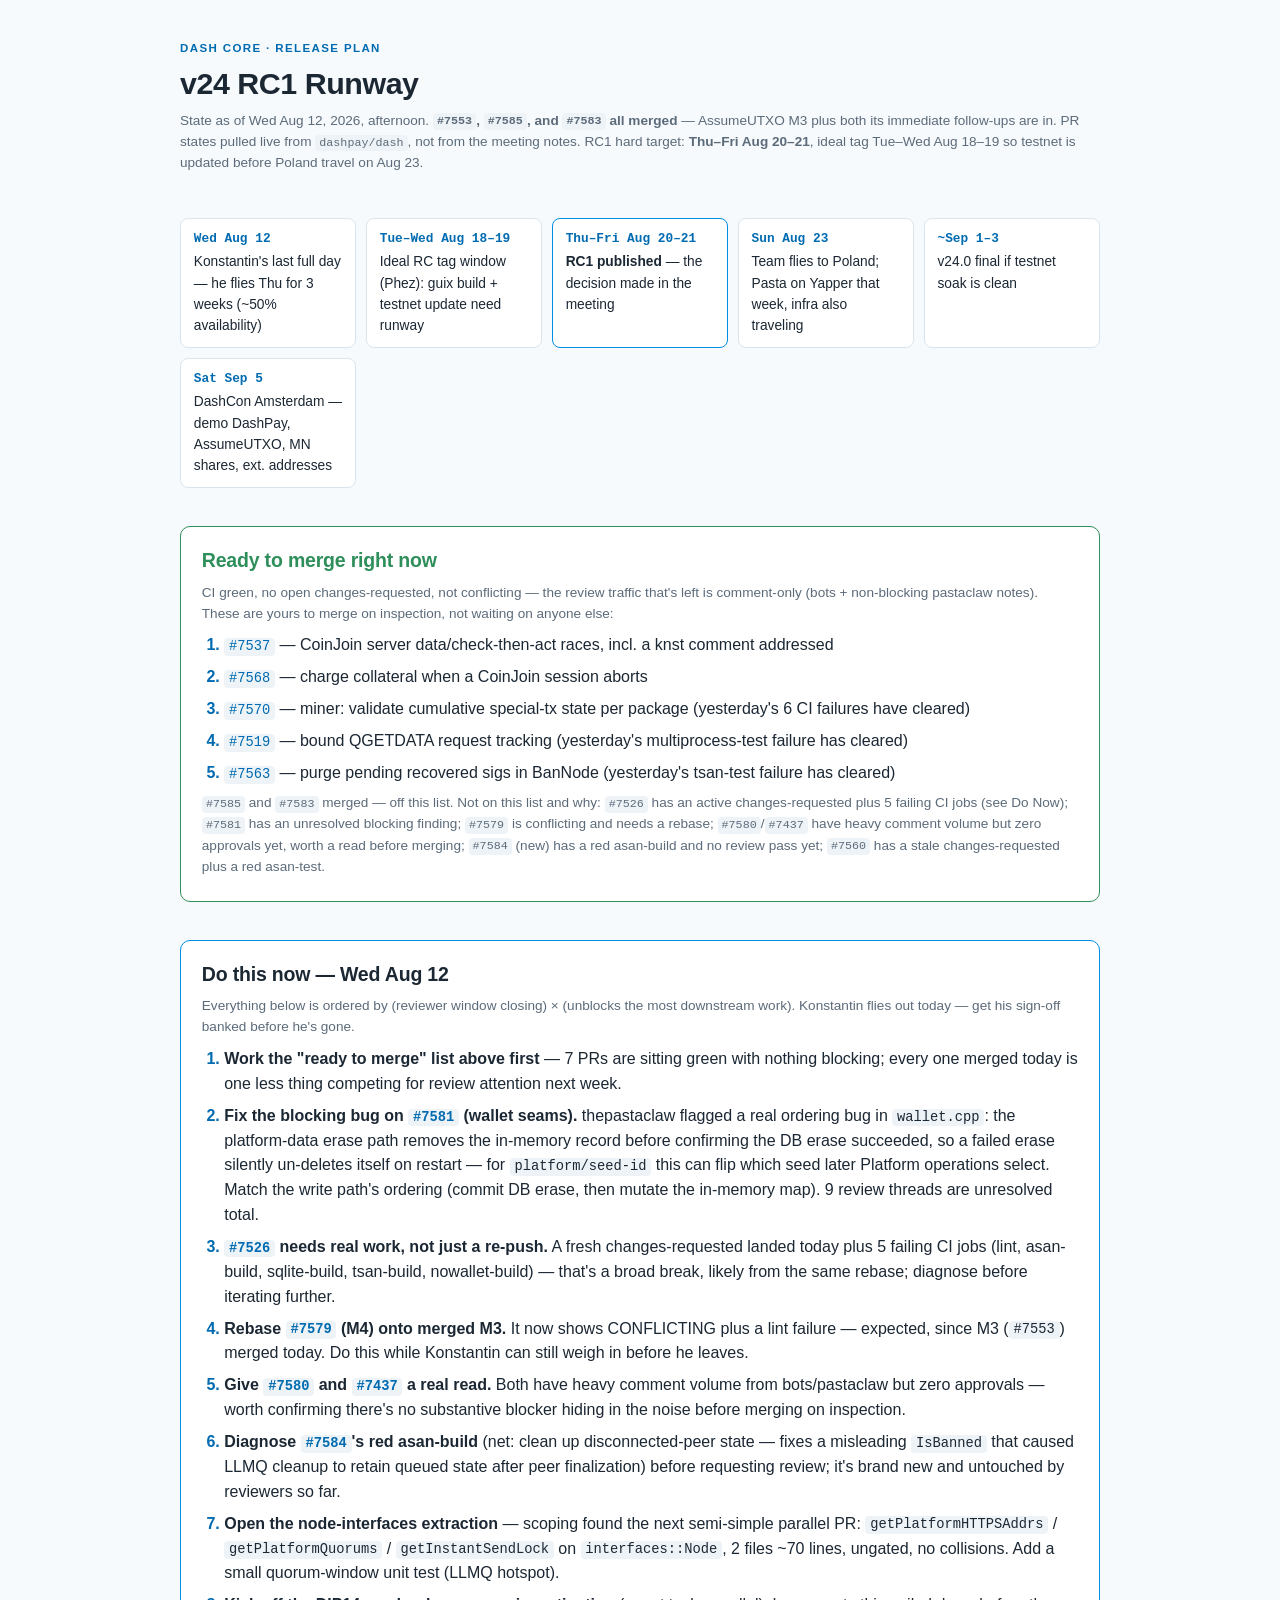
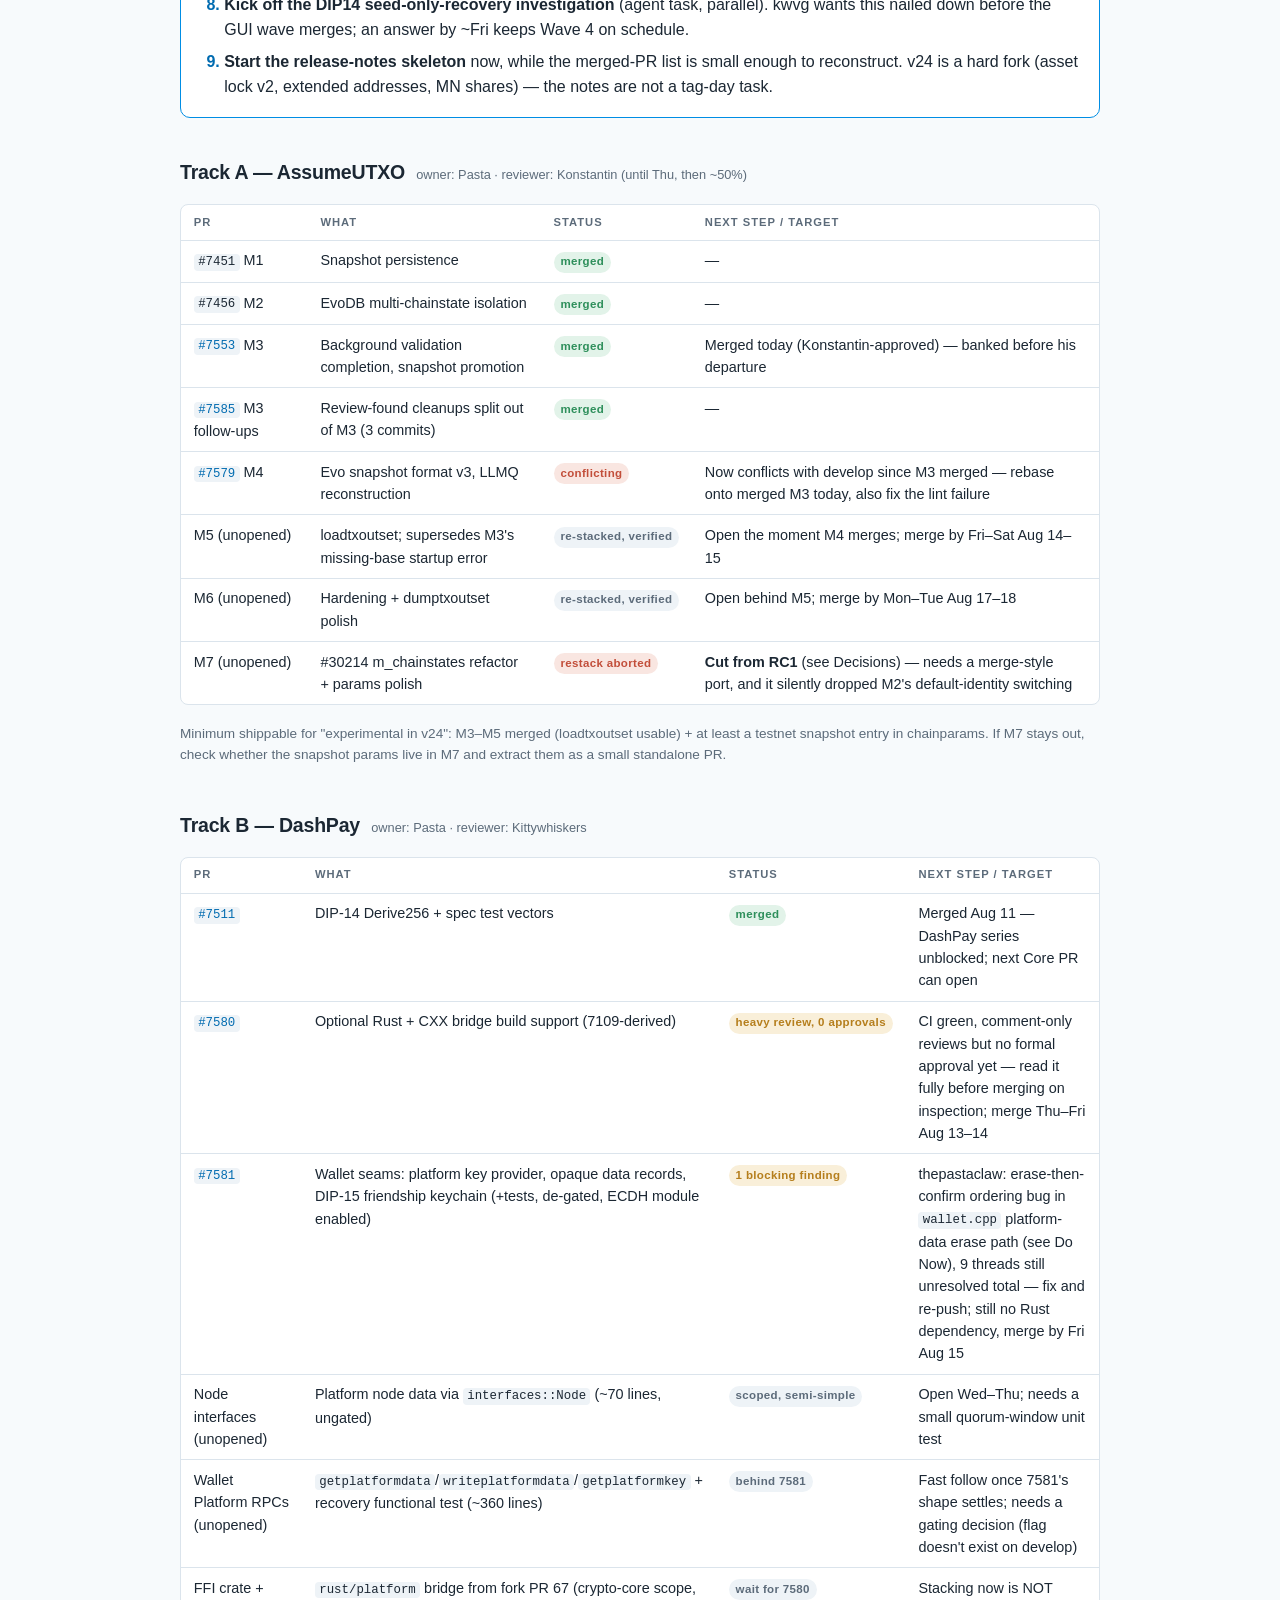
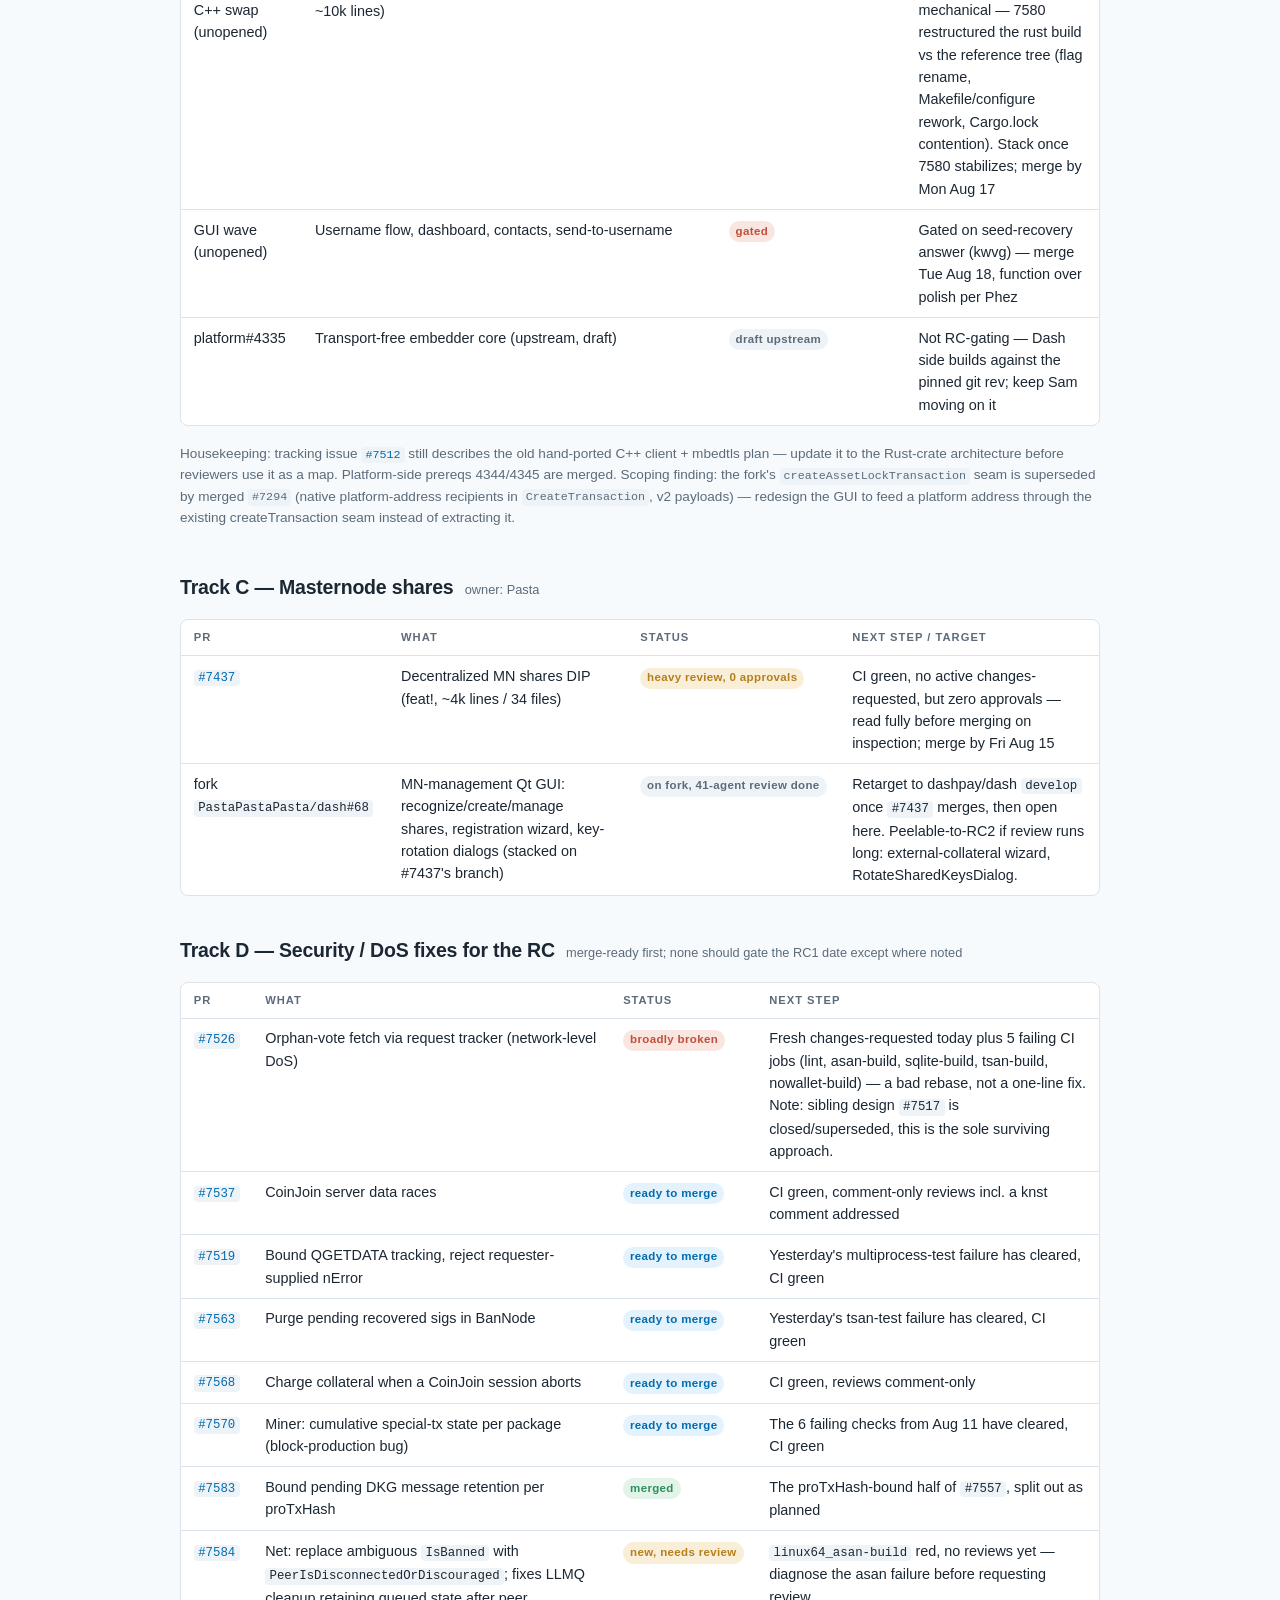
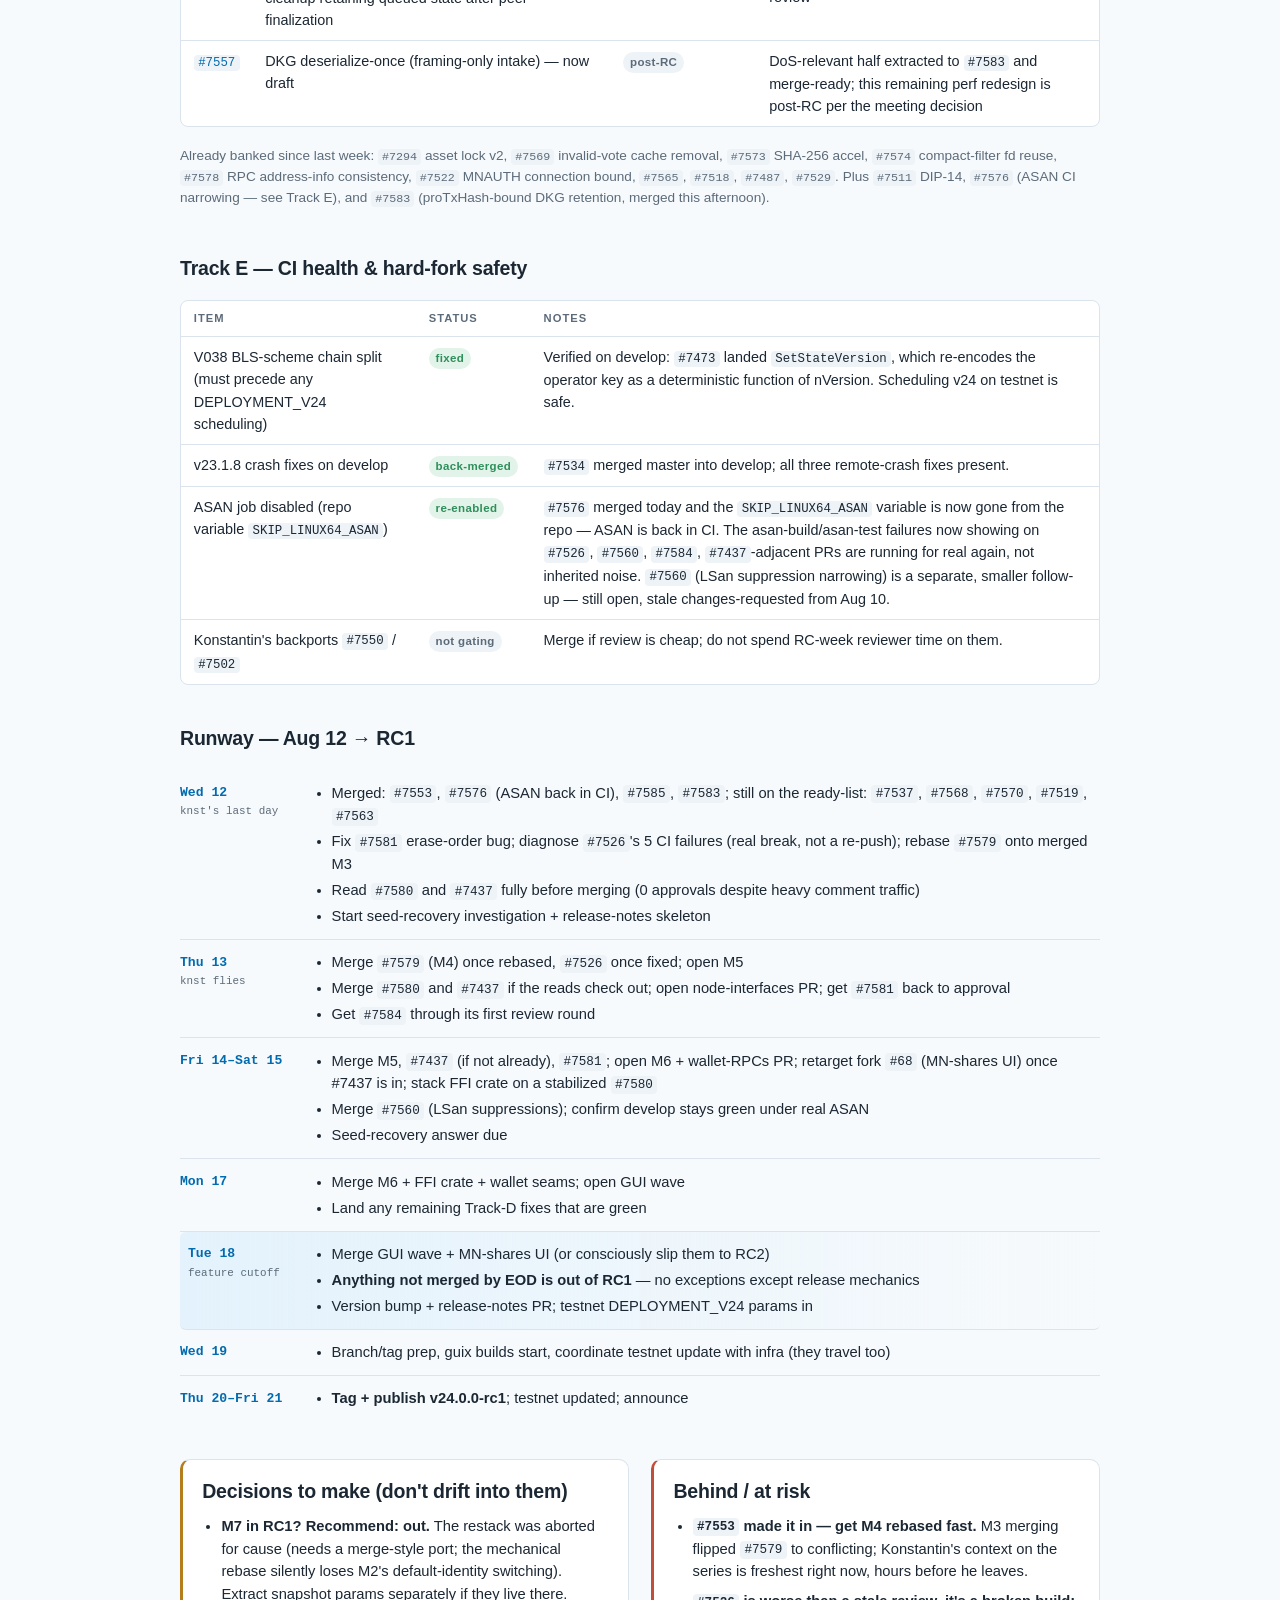
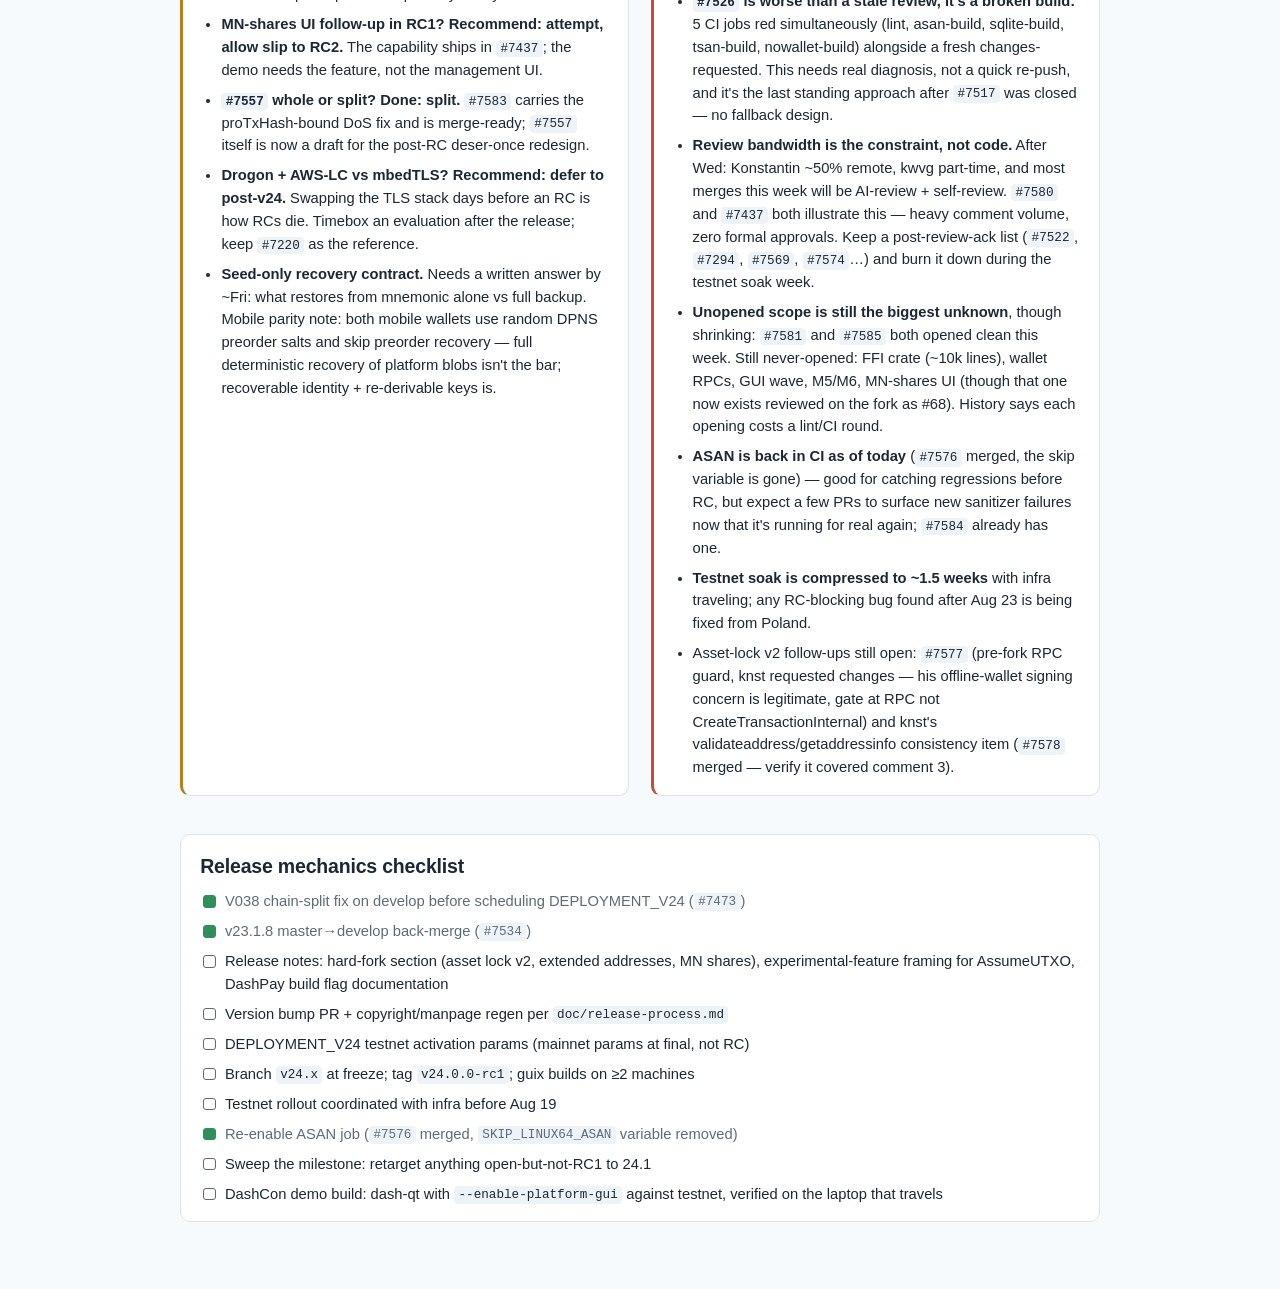
<file: v24-rc1-runway.html>
<!doctype html>
<meta charset="utf-8">
<meta name="viewport" content="width=device-width, initial-scale=1">
<title>v24 RC1 Runway</title>
<style>
  :root {
    --paper: #f7fafc;
    --card: #ffffff;
    --ink: #1b2733;
    --muted: #5c6b7a;
    --line: #dbe4ec;
    --accent: #008de4;
    --accent-ink: #006bb0;
    --accent-soft: #e3f2fc;
    --good: #2e8f5b;
    --good-soft: #e2f3e9;
    --warn: #b57e1c;
    --warn-soft: #f9efd9;
    --crit: #c24e3a;
    --crit-soft: #f9e6e1;
    --code-bg: #eef3f7;
  }
  @media (prefers-color-scheme: dark) {
    :root:not([data-theme="light"]) {
      --paper: #101820;
      --card: #17212b;
      --ink: #dde6ee;
      --muted: #93a3b2;
      --line: #2a3844;
      --accent: #3aa5ec;
      --accent-ink: #6fbdf2;
      --accent-soft: #12293a;
      --good: #4cb87e;
      --good-soft: #14301f;
      --warn: #d9a545;
      --warn-soft: #35280e;
      --crit: #e0705c;
      --crit-soft: #391812;
      --code-bg: #1e2a35;
    }
  }
  :root[data-theme="dark"] {
    --paper: #101820;
    --card: #17212b;
    --ink: #dde6ee;
    --muted: #93a3b2;
    --line: #2a3844;
    --accent: #3aa5ec;
    --accent-ink: #6fbdf2;
    --accent-soft: #12293a;
    --good: #4cb87e;
    --good-soft: #14301f;
    --warn: #d9a545;
    --warn-soft: #35280e;
    --crit: #e0705c;
    --crit-soft: #391812;
    --code-bg: #1e2a35;
  }
  * { box-sizing: border-box; }
  body {
    background: var(--paper);
    color: var(--ink);
    font: 16px/1.55 -apple-system, "SF Pro Text", "Segoe UI", Roboto, "Helvetica Neue", sans-serif;
    margin: 0;
    padding: 2.5rem 1.25rem 5rem;
  }
  main { max-width: 920px; margin: 0 auto; display: flex; flex-direction: column; gap: 2.4rem; }
  h1 { font-size: 1.9rem; line-height: 1.15; margin: 0; letter-spacing: -0.015em; text-wrap: balance; }
  h2 { font-size: 1.22rem; margin: 0 0 .35rem; letter-spacing: -0.01em; }
  h3 { font-size: 1rem; margin: 0; }
  p { margin: .4rem 0; }
  a { color: var(--accent-ink); text-decoration: none; }
  a:hover, a:focus-visible { text-decoration: underline; }
  a:focus-visible { outline: 2px solid var(--accent); outline-offset: 2px; border-radius: 2px; }
  .eyebrow {
    font-size: .72rem; font-weight: 600; letter-spacing: .12em; text-transform: uppercase;
    color: var(--accent-ink); margin-bottom: .5rem;
  }
  .stamp { color: var(--muted); font-size: .85rem; margin-top: .55rem; }
  code, .pr {
    font-family: ui-monospace, "SF Mono", Menlo, Consolas, monospace;
    font-size: .86em;
    background: var(--code-bg);
    padding: .1em .35em;
    border-radius: 4px;
    font-variant-numeric: tabular-nums;
    white-space: nowrap;
  }
  a .pr, a code { color: var(--accent-ink); }

  /* date strip */
  .dates { display: grid; grid-template-columns: repeat(auto-fit, minmax(150px, 1fr)); gap: .6rem; }
  .date {
    background: var(--card); border: 1px solid var(--line); border-radius: 8px;
    padding: .65rem .8rem;
  }
  .date .d {
    font-family: ui-monospace, "SF Mono", Menlo, Consolas, monospace;
    font-variant-numeric: tabular-nums;
    font-size: .8rem; font-weight: 600; color: var(--accent-ink);
  }
  .date .what { font-size: .86rem; margin-top: .15rem; }
  .date.hard { border-color: var(--accent); }

  /* now queue */
  .now {
    background: var(--card); border: 1px solid var(--accent); border-radius: 10px;
    padding: 1.1rem 1.3rem;
  }
  .now ol { margin: .6rem 0 0; padding-left: 1.4rem; display: flex; flex-direction: column; gap: .45rem; }
  .now li::marker { font-weight: 700; color: var(--accent-ink); }

  section.track { display: flex; flex-direction: column; gap: .7rem; }
  .trackhead { display: flex; align-items: baseline; gap: .7rem; flex-wrap: wrap; }
  .owner { font-size: .8rem; color: var(--muted); }

  .tablewrap { overflow-x: auto; border: 1px solid var(--line); border-radius: 8px; background: var(--card); }
  table { border-collapse: collapse; width: 100%; font-size: .9rem; }
  th {
    text-align: left; font-size: .7rem; letter-spacing: .09em; text-transform: uppercase;
    color: var(--muted); font-weight: 600; padding: .55rem .8rem; border-bottom: 1px solid var(--line);
    white-space: nowrap;
  }
  td { padding: .55rem .8rem; border-bottom: 1px solid var(--line); vertical-align: top; }
  tr:last-child td { border-bottom: none; }
  td.status { white-space: nowrap; }

  .pill {
    display: inline-block; font-size: .72rem; font-weight: 600; letter-spacing: .03em;
    padding: .14em .6em; border-radius: 999px; white-space: nowrap;
  }
  .pill.merged { background: var(--good-soft); color: var(--good); }
  .pill.near { background: var(--accent-soft); color: var(--accent-ink); }
  .pill.iterate { background: var(--warn-soft); color: var(--warn); }
  .pill.risk { background: var(--crit-soft); color: var(--crit); }
  .pill.hold { background: var(--code-bg); color: var(--muted); }

  /* runway */
  .runway { display: flex; flex-direction: column; }
  .day { display: grid; grid-template-columns: 118px 1fr; gap: 1rem; padding: .7rem 0; border-bottom: 1px solid var(--line); }
  .day:last-child { border-bottom: none; }
  .day .when {
    font-family: ui-monospace, "SF Mono", Menlo, Consolas, monospace;
    font-variant-numeric: tabular-nums;
    font-size: .82rem; font-weight: 600; color: var(--accent-ink); padding-top: .1rem;
  }
  .day .when small { display: block; font-weight: 400; color: var(--muted); }
  .day ul { margin: 0; padding-left: 1.1rem; display: flex; flex-direction: column; gap: .2rem; font-size: .92rem; }
  .day.cut { background: linear-gradient(to right, var(--accent-soft), transparent); border-radius: 6px; }
  .day.cut .when { padding-left: .5rem; }

  .cols { display: grid; grid-template-columns: 1fr 1fr; gap: 1.4rem; }
  @media (max-width: 720px) { .cols { grid-template-columns: 1fr; } }
  .panel { background: var(--card); border: 1px solid var(--line); border-radius: 10px; padding: 1rem 1.2rem; }
  .panel ul { margin: .5rem 0 0; padding-left: 1.2rem; display: flex; flex-direction: column; gap: .45rem; font-size: .92rem; }
  .panel.decisions { border-left: 3px solid var(--warn); }
  .panel.risks { border-left: 3px solid var(--crit); }
  .verdict { font-weight: 600; }
  .checklist { list-style: none; padding-left: .2rem !important; }
  .checklist li { padding-left: 1.35rem; position: relative; }
  .checklist li::before {
    content: ""; position: absolute; left: 0; top: .38em;
    width: .7em; height: .7em; border: 1.5px solid var(--muted); border-radius: 3px;
  }
  .checklist li.done::before { background: var(--good); border-color: var(--good); }
  .checklist li.done { color: var(--muted); }
  .note { font-size: .85rem; color: var(--muted); }
</style>

<main>
  <header>
    <div class="eyebrow">Dash Core · release plan</div>
    <h1>v24 RC1 Runway</h1>
    <p class="stamp">State as of Wed Aug 12, 2026, afternoon. <strong><span class="pr">#7553</span>, <span class="pr">#7585</span>, and <span class="pr">#7583</span> all merged</strong> — AssumeUTXO M3 plus both its immediate follow-ups are in. PR states pulled live from <code>dashpay/dash</code>, not from the meeting notes. RC1 hard target: <strong>Thu–Fri Aug 20–21</strong>, ideal tag Tue–Wed Aug 18–19 so testnet is updated before Poland travel on Aug 23.</p>
  </header>

  <section aria-label="Hard dates">
    <div class="dates">
      <div class="date"><div class="d">Wed Aug 12</div><div class="what">Konstantin's last full day — he flies Thu for 3 weeks (~50% availability)</div></div>
      <div class="date"><div class="d">Tue–Wed Aug 18–19</div><div class="what">Ideal RC tag window (Phez): guix build + testnet update need runway</div></div>
      <div class="date hard"><div class="d">Thu–Fri Aug 20–21</div><div class="what"><strong>RC1 published</strong> — the decision made in the meeting</div></div>
      <div class="date"><div class="d">Sun Aug 23</div><div class="what">Team flies to Poland; Pasta on Yapper that week, infra also traveling</div></div>
      <div class="date"><div class="d">~Sep 1–3</div><div class="what">v24.0 final if testnet soak is clean</div></div>
      <div class="date"><div class="d">Sat Sep 5</div><div class="what">DashCon Amsterdam — demo DashPay, AssumeUTXO, MN shares, ext. addresses</div></div>
    </div>
  </section>

  <section class="now" aria-label="Ready to merge" style="border-color: var(--good);">
    <h2 style="color: var(--good-ink, var(--good));">Ready to merge right now</h2>
    <p class="note">CI green, no open changes-requested, not conflicting — the review traffic that's left is comment-only (bots + non-blocking pastaclaw notes). These are yours to merge on inspection, not waiting on anyone else:</p>
    <ol>
      <li><a href="https://github.com/dashpay/dash/pull/7537"><span class="pr">#7537</span></a> — CoinJoin server data/check-then-act races, incl. a knst comment addressed</li>
      <li><a href="https://github.com/dashpay/dash/pull/7568"><span class="pr">#7568</span></a> — charge collateral when a CoinJoin session aborts</li>
      <li><a href="https://github.com/dashpay/dash/pull/7570"><span class="pr">#7570</span></a> — miner: validate cumulative special-tx state per package (yesterday's 6 CI failures have cleared)</li>
      <li><a href="https://github.com/dashpay/dash/pull/7519"><span class="pr">#7519</span></a> — bound QGETDATA request tracking (yesterday's multiprocess-test failure has cleared)</li>
      <li><a href="https://github.com/dashpay/dash/pull/7563"><span class="pr">#7563</span></a> — purge pending recovered sigs in BanNode (yesterday's tsan-test failure has cleared)</li>
    </ol>
    <p class="note"><span class="pr">#7585</span> and <span class="pr">#7583</span> merged — off this list. Not on this list and why: <span class="pr">#7526</span> has an active changes-requested plus 5 failing CI jobs (see Do Now); <span class="pr">#7581</span> has an unresolved blocking finding; <span class="pr">#7579</span> is conflicting and needs a rebase; <span class="pr">#7580</span>/<span class="pr">#7437</span> have heavy comment volume but zero approvals yet, worth a read before merging; <span class="pr">#7584</span> (new) has a red asan-build and no review pass yet; <span class="pr">#7560</span> has a stale changes-requested plus a red asan-test.</p>
  </section>

  <section class="now" aria-label="Do this now">
    <h2>Do this now — Wed Aug 12</h2>
    <p class="note">Everything below is ordered by (reviewer window closing) × (unblocks the most downstream work). Konstantin flies out today — get his sign-off banked before he's gone.</p>
    <ol>
      <li><strong>Work the "ready to merge" list above first</strong> — 7 PRs are sitting green with nothing blocking; every one merged today is one less thing competing for review attention next week.</li>
      <li><strong>Fix the blocking bug on <a href="https://github.com/dashpay/dash/pull/7581"><span class="pr">#7581</span></a> (wallet seams).</strong> thepastaclaw flagged a real ordering bug in <code>wallet.cpp</code>: the platform-data erase path removes the in-memory record before confirming the DB erase succeeded, so a failed erase silently un-deletes itself on restart — for <code>platform/seed-id</code> this can flip which seed later Platform operations select. Match the write path's ordering (commit DB erase, then mutate the in-memory map). 9 review threads are unresolved total.</li>
      <li><strong><a href="https://github.com/dashpay/dash/pull/7526"><span class="pr">#7526</span></a> needs real work, not just a re-push.</strong> A fresh changes-requested landed today plus 5 failing CI jobs (lint, asan-build, sqlite-build, tsan-build, nowallet-build) — that's a broad break, likely from the same rebase; diagnose before iterating further.</li>
      <li><strong>Rebase <a href="https://github.com/dashpay/dash/pull/7579"><span class="pr">#7579</span></a> (M4) onto merged M3.</strong> It now shows CONFLICTING plus a lint failure — expected, since M3 (<span class="pr">#7553</span>) merged today. Do this while Konstantin can still weigh in before he leaves.</li>
      <li><strong>Give <a href="https://github.com/dashpay/dash/pull/7580"><span class="pr">#7580</span></a> and <a href="https://github.com/dashpay/dash/pull/7437"><span class="pr">#7437</span></a> a real read.</strong> Both have heavy comment volume from bots/pastaclaw but zero approvals — worth confirming there's no substantive blocker hiding in the noise before merging on inspection.</li>
      <li><strong>Diagnose <a href="https://github.com/dashpay/dash/pull/7584"><span class="pr">#7584</span></a>'s red asan-build</strong> (net: clean up disconnected-peer state — fixes a misleading <code>IsBanned</code> that caused LLMQ cleanup to retain queued state after peer finalization) before requesting review; it's brand new and untouched by reviewers so far.</li>
      <li><strong>Open the node-interfaces extraction</strong> — scoping found the next semi-simple parallel PR: <code>getPlatformHTTPSAddrs</code> / <code>getPlatformQuorums</code> / <code>getInstantSendLock</code> on <code>interfaces::Node</code>, 2 files ~70 lines, ungated, no collisions. Add a small quorum-window unit test (LLMQ hotspot).</li>
      <li><strong>Kick off the DIP14 seed-only-recovery investigation</strong> (agent task, parallel). kwvg wants this nailed down before the GUI wave merges; an answer by ~Fri keeps Wave 4 on schedule.</li>
      <li><strong>Start the release-notes skeleton</strong> now, while the merged-PR list is small enough to reconstruct. v24 is a hard fork (asset lock v2, extended addresses, MN shares) — the notes are not a tag-day task.</li>
    </ol>
  </section>

  <section class="track">
    <div class="trackhead"><h2>Track A — AssumeUTXO</h2><span class="owner">owner: Pasta · reviewer: Konstantin (until Thu, then ~50%)</span></div>
    <div class="tablewrap"><table>
      <tr><th>PR</th><th>What</th><th>Status</th><th>Next step / target</th></tr>
      <tr><td><span class="pr">#7451</span> M1</td><td>Snapshot persistence</td><td class="status"><span class="pill merged">merged</span></td><td>—</td></tr>
      <tr><td><span class="pr">#7456</span> M2</td><td>EvoDB multi-chainstate isolation</td><td class="status"><span class="pill merged">merged</span></td><td>—</td></tr>
      <tr><td><a href="https://github.com/dashpay/dash/pull/7553"><span class="pr">#7553</span></a> M3</td><td>Background validation completion, snapshot promotion</td><td class="status"><span class="pill merged">merged</span></td><td>Merged today (Konstantin-approved) — banked before his departure</td></tr>
      <tr><td><a href="https://github.com/dashpay/dash/pull/7585"><span class="pr">#7585</span></a> M3 follow-ups</td><td>Review-found cleanups split out of M3 (3 commits)</td><td class="status"><span class="pill merged">merged</span></td><td>—</td></tr>
      <tr><td><a href="https://github.com/dashpay/dash/pull/7579"><span class="pr">#7579</span></a> M4</td><td>Evo snapshot format v3, LLMQ reconstruction</td><td class="status"><span class="pill risk">conflicting</span></td><td>Now conflicts with develop since M3 merged — rebase onto merged M3 today, also fix the lint failure</td></tr>
      <tr><td>M5 (unopened)</td><td>loadtxoutset; supersedes M3's missing-base startup error</td><td class="status"><span class="pill hold">re-stacked, verified</span></td><td>Open the moment M4 merges; merge by Fri–Sat Aug 14–15</td></tr>
      <tr><td>M6 (unopened)</td><td>Hardening + dumptxoutset polish</td><td class="status"><span class="pill hold">re-stacked, verified</span></td><td>Open behind M5; merge by Mon–Tue Aug 17–18</td></tr>
      <tr><td>M7 (unopened)</td><td>#30214 m_chainstates refactor + params polish</td><td class="status"><span class="pill risk">restack aborted</span></td><td><strong>Cut from RC1</strong> (see Decisions) — needs a merge-style port, and it silently dropped M2's default-identity switching</td></tr>
    </table></div>
    <p class="note">Minimum shippable for "experimental in v24": M3–M5 merged (loadtxoutset usable) + at least a testnet snapshot entry in chainparams. If M7 stays out, check whether the snapshot params live in M7 and extract them as a small standalone PR.</p>
  </section>

  <section class="track">
    <div class="trackhead"><h2>Track B — DashPay</h2><span class="owner">owner: Pasta · reviewer: Kittywhiskers</span></div>
    <div class="tablewrap"><table>
      <tr><th>PR</th><th>What</th><th>Status</th><th>Next step / target</th></tr>
      <tr><td><a href="https://github.com/dashpay/dash/pull/7511"><span class="pr">#7511</span></a></td><td>DIP-14 Derive256 + spec test vectors</td><td class="status"><span class="pill merged">merged</span></td><td>Merged Aug 11 — DashPay series unblocked; next Core PR can open</td></tr>
      <tr><td><a href="https://github.com/dashpay/dash/pull/7580"><span class="pr">#7580</span></a></td><td>Optional Rust + CXX bridge build support (7109-derived)</td><td class="status"><span class="pill iterate">heavy review, 0 approvals</span></td><td>CI green, comment-only reviews but no formal approval yet — read it fully before merging on inspection; merge Thu–Fri Aug 13–14</td></tr>
      <tr><td><a href="https://github.com/dashpay/dash/pull/7581"><span class="pr">#7581</span></a></td><td>Wallet seams: platform key provider, opaque data records, DIP-15 friendship keychain (+tests, de-gated, ECDH module enabled)</td><td class="status"><span class="pill iterate">1 blocking finding</span></td><td>thepastaclaw: erase-then-confirm ordering bug in <code>wallet.cpp</code> platform-data erase path (see Do Now), 9 threads still unresolved total — fix and re-push; still no Rust dependency, merge by Fri Aug 15</td></tr>
      <tr><td>Node interfaces (unopened)</td><td>Platform node data via <code>interfaces::Node</code> (~70 lines, ungated)</td><td class="status"><span class="pill hold">scoped, semi-simple</span></td><td>Open Wed–Thu; needs a small quorum-window unit test</td></tr>
      <tr><td>Wallet Platform RPCs (unopened)</td><td><code>getplatformdata</code>/<code>writeplatformdata</code>/<code>getplatformkey</code> + recovery functional test (~360 lines)</td><td class="status"><span class="pill hold">behind 7581</span></td><td>Fast follow once 7581's shape settles; needs a gating decision (flag doesn't exist on develop)</td></tr>
      <tr><td>FFI crate + C++ swap (unopened)</td><td><span class="pr">rust/platform</span> bridge from fork PR 67 (crypto-core scope, ~10k lines)</td><td class="status"><span class="pill hold">wait for 7580</span></td><td>Stacking now is NOT mechanical — 7580 restructured the rust build vs the reference tree (flag rename, Makefile/configure rework, Cargo.lock contention). Stack once 7580 stabilizes; merge by Mon Aug 17</td></tr>
      <tr><td>GUI wave (unopened)</td><td>Username flow, dashboard, contacts, send-to-username</td><td class="status"><span class="pill risk">gated</span></td><td>Gated on seed-recovery answer (kwvg) — merge Tue Aug 18, function over polish per Phez</td></tr>
      <tr><td>platform#4335</td><td>Transport-free embedder core (upstream, draft)</td><td class="status"><span class="pill hold">draft upstream</span></td><td>Not RC-gating — Dash side builds against the pinned git rev; keep Sam moving on it</td></tr>
    </table></div>
    <p class="note">Housekeeping: tracking issue <a href="https://github.com/dashpay/dash/issues/7512"><span class="pr">#7512</span></a> still describes the old hand-ported C++ client + mbedtls plan — update it to the Rust-crate architecture before reviewers use it as a map. Platform-side prereqs 4344/4345 are merged. Scoping finding: the fork's <code>createAssetLockTransaction</code> seam is superseded by merged <span class="pr">#7294</span> (native platform-address recipients in <code>CreateTransaction</code>, v2 payloads) — redesign the GUI to feed a platform address through the existing createTransaction seam instead of extracting it.</p>
  </section>

  <section class="track">
    <div class="trackhead"><h2>Track C — Masternode shares</h2><span class="owner">owner: Pasta</span></div>
    <div class="tablewrap"><table>
      <tr><th>PR</th><th>What</th><th>Status</th><th>Next step / target</th></tr>
      <tr><td><a href="https://github.com/dashpay/dash/pull/7437"><span class="pr">#7437</span></a></td><td>Decentralized MN shares DIP (feat!, ~4k lines / 34 files)</td><td class="status"><span class="pill iterate">heavy review, 0 approvals</span></td><td>CI green, no active changes-requested, but zero approvals — read fully before merging on inspection; merge by Fri Aug 15</td></tr>
      <tr><td>fork <span class="pr">PastaPastaPasta/dash#68</span></td><td>MN-management Qt GUI: recognize/create/manage shares, registration wizard, key-rotation dialogs (stacked on #7437's branch)</td><td class="status"><span class="pill hold">on fork, 41-agent review done</span></td><td>Retarget to dashpay/dash <code>develop</code> once <span class="pr">#7437</span> merges, then open here. Peelable-to-RC2 if review runs long: external-collateral wizard, RotateSharedKeysDialog.</td></tr>
    </table></div>
  </section>

  <section class="track">
    <div class="trackhead"><h2>Track D — Security / DoS fixes for the RC</h2><span class="owner">merge-ready first; none should gate the RC1 date except where noted</span></div>
    <div class="tablewrap"><table>
      <tr><th>PR</th><th>What</th><th>Status</th><th>Next step</th></tr>
      <tr><td><a href="https://github.com/dashpay/dash/pull/7526"><span class="pr">#7526</span></a></td><td>Orphan-vote fetch via request tracker (network-level DoS)</td><td class="status"><span class="pill risk">broadly broken</span></td><td>Fresh changes-requested today plus 5 failing CI jobs (lint, asan-build, sqlite-build, tsan-build, nowallet-build) — a bad rebase, not a one-line fix. Note: sibling design <span class="pr">#7517</span> is closed/superseded, this is the sole surviving approach.</td></tr>
      <tr><td><a href="https://github.com/dashpay/dash/pull/7537"><span class="pr">#7537</span></a></td><td>CoinJoin server data races</td><td class="status"><span class="pill near">ready to merge</span></td><td>CI green, comment-only reviews incl. a knst comment addressed</td></tr>
      <tr><td><a href="https://github.com/dashpay/dash/pull/7519"><span class="pr">#7519</span></a></td><td>Bound QGETDATA tracking, reject requester-supplied nError</td><td class="status"><span class="pill near">ready to merge</span></td><td>Yesterday's multiprocess-test failure has cleared, CI green</td></tr>
      <tr><td><a href="https://github.com/dashpay/dash/pull/7563"><span class="pr">#7563</span></a></td><td>Purge pending recovered sigs in BanNode</td><td class="status"><span class="pill near">ready to merge</span></td><td>Yesterday's tsan-test failure has cleared, CI green</td></tr>
      <tr><td><a href="https://github.com/dashpay/dash/pull/7568"><span class="pr">#7568</span></a></td><td>Charge collateral when a CoinJoin session aborts</td><td class="status"><span class="pill near">ready to merge</span></td><td>CI green, reviews comment-only</td></tr>
      <tr><td><a href="https://github.com/dashpay/dash/pull/7570"><span class="pr">#7570</span></a></td><td>Miner: cumulative special-tx state per package (block-production bug)</td><td class="status"><span class="pill near">ready to merge</span></td><td>The 6 failing checks from Aug 11 have cleared, CI green</td></tr>
      <tr><td><a href="https://github.com/dashpay/dash/pull/7583"><span class="pr">#7583</span></a></td><td>Bound pending DKG message retention per proTxHash</td><td class="status"><span class="pill merged">merged</span></td><td>The proTxHash-bound half of <span class="pr">#7557</span>, split out as planned</td></tr>
      <tr><td><a href="https://github.com/dashpay/dash/pull/7584"><span class="pr">#7584</span></a></td><td>Net: replace ambiguous <code>IsBanned</code> with <code>PeerIsDisconnectedOrDiscouraged</code>; fixes LLMQ cleanup retaining queued state after peer finalization</td><td class="status"><span class="pill iterate">new, needs review</span></td><td><code>linux64_asan-build</code> red, no reviews yet — diagnose the asan failure before requesting review</td></tr>
      <tr><td><a href="https://github.com/dashpay/dash/pull/7557"><span class="pr">#7557</span></a></td><td>DKG deserialize-once (framing-only intake) — now draft</td><td class="status"><span class="pill hold">post-RC</span></td><td>DoS-relevant half extracted to <span class="pr">#7583</span> and merge-ready; this remaining perf redesign is post-RC per the meeting decision</td></tr>
    </table></div>
    <p class="note">Already banked since last week: <span class="pr">#7294</span> asset lock v2, <span class="pr">#7569</span> invalid-vote cache removal, <span class="pr">#7573</span> SHA-256 accel, <span class="pr">#7574</span> compact-filter fd reuse, <span class="pr">#7578</span> RPC address-info consistency, <span class="pr">#7522</span> MNAUTH connection bound, <span class="pr">#7565</span>, <span class="pr">#7518</span>, <span class="pr">#7487</span>, <span class="pr">#7529</span>. Plus <span class="pr">#7511</span> DIP-14, <span class="pr">#7576</span> (ASAN CI narrowing — see Track E), and <span class="pr">#7583</span> (proTxHash-bound DKG retention, merged this afternoon).</p>
  </section>

  <section class="track">
    <div class="trackhead"><h2>Track E — CI health &amp; hard-fork safety</h2></div>
    <div class="tablewrap"><table>
      <tr><th>Item</th><th>Status</th><th>Notes</th></tr>
      <tr><td>V038 BLS-scheme chain split (must precede any DEPLOYMENT_V24 scheduling)</td><td class="status"><span class="pill merged">fixed</span></td><td>Verified on develop: <span class="pr">#7473</span> landed <code>SetStateVersion</code>, which re-encodes the operator key as a deterministic function of nVersion. Scheduling v24 on testnet is safe.</td></tr>
      <tr><td>v23.1.8 crash fixes on develop</td><td class="status"><span class="pill merged">back-merged</span></td><td><span class="pr">#7534</span> merged master into develop; all three remote-crash fixes present.</td></tr>
      <tr><td>ASAN job disabled (repo variable <code>SKIP_LINUX64_ASAN</code>)</td><td class="status"><span class="pill merged">re-enabled</span></td><td><span class="pr">#7576</span> merged today and the <code>SKIP_LINUX64_ASAN</code> variable is now gone from the repo — ASAN is back in CI. The asan-build/asan-test failures now showing on <span class="pr">#7526</span>, <span class="pr">#7560</span>, <span class="pr">#7584</span>, <span class="pr">#7437</span>-adjacent PRs are running for real again, not inherited noise. <span class="pr">#7560</span> (LSan suppression narrowing) is a separate, smaller follow-up — still open, stale changes-requested from Aug 10.</td></tr>
      <tr><td>Konstantin's backports <span class="pr">#7550</span> / <span class="pr">#7502</span></td><td class="status"><span class="pill hold">not gating</span></td><td>Merge if review is cheap; do not spend RC-week reviewer time on them.</td></tr>
    </table></div>
  </section>

  <section class="track">
    <div class="trackhead"><h2>Runway — Aug 12 → RC1</h2></div>
    <div class="runway">
      <div class="day"><div class="when">Wed 12<small>knst's last day</small></div>
        <ul><li>Merged: <span class="pr">#7553</span>, <span class="pr">#7576</span> (ASAN back in CI), <span class="pr">#7585</span>, <span class="pr">#7583</span>; still on the ready-list: <span class="pr">#7537</span>, <span class="pr">#7568</span>, <span class="pr">#7570</span>, <span class="pr">#7519</span>, <span class="pr">#7563</span></li>
            <li>Fix <span class="pr">#7581</span> erase-order bug; diagnose <span class="pr">#7526</span>'s 5 CI failures (real break, not a re-push); rebase <span class="pr">#7579</span> onto merged M3</li>
            <li>Read <span class="pr">#7580</span> and <span class="pr">#7437</span> fully before merging (0 approvals despite heavy comment traffic)</li>
            <li>Start seed-recovery investigation + release-notes skeleton</li></ul></div>
      <div class="day"><div class="when">Thu 13<small>knst flies</small></div>
        <ul><li>Merge <span class="pr">#7579</span> (M4) once rebased, <span class="pr">#7526</span> once fixed; open M5</li>
            <li>Merge <span class="pr">#7580</span> and <span class="pr">#7437</span> if the reads check out; open node-interfaces PR; get <span class="pr">#7581</span> back to approval</li>
            <li>Get <span class="pr">#7584</span> through its first review round</li></ul></div>
      <div class="day"><div class="when">Fri 14–Sat 15</div>
        <ul><li>Merge M5, <span class="pr">#7437</span> (if not already), <span class="pr">#7581</span>; open M6 + wallet-RPCs PR; retarget fork <span class="pr">#68</span> (MN-shares UI) once #7437 is in; stack FFI crate on a stabilized <span class="pr">#7580</span></li>
            <li>Merge <span class="pr">#7560</span> (LSan suppressions); confirm develop stays green under real ASAN</li>
            <li>Seed-recovery answer due</li></ul></div>
      <div class="day"><div class="when">Mon 17</div>
        <ul><li>Merge M6 + FFI crate + wallet seams; open GUI wave</li>
            <li>Land any remaining Track-D fixes that are green</li></ul></div>
      <div class="day cut"><div class="when">Tue 18<small>feature cutoff</small></div>
        <ul><li>Merge GUI wave + MN-shares UI (or consciously slip them to RC2)</li>
            <li><strong>Anything not merged by EOD is out of RC1</strong> — no exceptions except release mechanics</li>
            <li>Version bump + release-notes PR; testnet DEPLOYMENT_V24 params in</li></ul></div>
      <div class="day"><div class="when">Wed 19</div>
        <ul><li>Branch/tag prep, guix builds start, coordinate testnet update with infra (they travel too)</li></ul></div>
      <div class="day"><div class="when">Thu 20–Fri 21</div>
        <ul><li><strong>Tag + publish v24.0.0-rc1</strong>; testnet updated; announce</li></ul></div>
    </div>
  </section>

  <div class="cols">
    <section class="panel decisions">
      <h2>Decisions to make (don't drift into them)</h2>
      <ul>
        <li><strong>M7 in RC1?</strong> <span class="verdict">Recommend: out.</span> The restack was aborted for cause (needs a merge-style port; the mechanical rebase silently loses M2's default-identity switching). Extract snapshot params separately if they live there.</li>
        <li><strong>MN-shares UI follow-up in RC1?</strong> <span class="verdict">Recommend: attempt, allow slip to RC2.</span> The capability ships in <span class="pr">#7437</span>; the demo needs the feature, not the management UI.</li>
        <li><strong><span class="pr">#7557</span> whole or split?</strong> <span class="verdict">Done: split.</span> <span class="pr">#7583</span> carries the proTxHash-bound DoS fix and is merge-ready; <span class="pr">#7557</span> itself is now a draft for the post-RC deser-once redesign.</li>
        <li><strong>Drogon + AWS-LC vs mbedTLS?</strong> <span class="verdict">Recommend: defer to post-v24.</span> Swapping the TLS stack days before an RC is how RCs die. Timebox an evaluation after the release; keep <span class="pr">#7220</span> as the reference.</li>
        <li><strong>Seed-only recovery contract.</strong> Needs a written answer by ~Fri: what restores from mnemonic alone vs full backup. Mobile parity note: both mobile wallets use random DPNS preorder salts and skip preorder recovery — full deterministic recovery of platform blobs isn't the bar; recoverable identity + re-derivable keys is.</li>
      </ul>
    </section>
    <section class="panel risks">
      <h2>Behind / at risk</h2>
      <ul>
        <li><strong><span class="pr">#7553</span> made it in — get M4 rebased fast.</strong> M3 merging flipped <span class="pr">#7579</span> to conflicting; Konstantin's context on the series is freshest right now, hours before he leaves.</li>
        <li><strong><span class="pr">#7526</span> is worse than a stale review, it's a broken build:</strong> 5 CI jobs red simultaneously (lint, asan-build, sqlite-build, tsan-build, nowallet-build) alongside a fresh changes-requested. This needs real diagnosis, not a quick re-push, and it's the last standing approach after <span class="pr">#7517</span> was closed — no fallback design.</li>
        <li><strong>Review bandwidth is the constraint, not code.</strong> After Wed: Konstantin ~50% remote, kwvg part-time, and most merges this week will be AI-review + self-review. <span class="pr">#7580</span> and <span class="pr">#7437</span> both illustrate this — heavy comment volume, zero formal approvals. Keep a post-review-ack list (<span class="pr">#7522</span>, <span class="pr">#7294</span>, <span class="pr">#7569</span>, <span class="pr">#7574</span>…) and burn it down during the testnet soak week.</li>
        <li><strong>Unopened scope is still the biggest unknown</strong>, though shrinking: <span class="pr">#7581</span> and <span class="pr">#7585</span> both opened clean this week. Still never-opened: FFI crate (~10k lines), wallet RPCs, GUI wave, M5/M6, MN-shares UI (though that one now exists reviewed on the fork as #68). History says each opening costs a lint/CI round.</li>
        <li><strong>ASAN is back in CI as of today</strong> (<span class="pr">#7576</span> merged, the skip variable is gone) — good for catching regressions before RC, but expect a few PRs to surface new sanitizer failures now that it's running for real again; <span class="pr">#7584</span> already has one.</li>
        <li><strong>Testnet soak is compressed to ~1.5 weeks</strong> with infra traveling; any RC-blocking bug found after Aug 23 is being fixed from Poland.</li>
        <li>Asset-lock v2 follow-ups still open: <span class="pr">#7577</span> (pre-fork RPC guard, knst requested changes — his offline-wallet signing concern is legitimate, gate at RPC not CreateTransactionInternal) and knst's validateaddress/getaddressinfo consistency item (<span class="pr">#7578</span> merged — verify it covered comment 3).</li>
      </ul>
    </section>
  </div>

  <section class="panel">
    <h2>Release mechanics checklist</h2>
    <ul class="checklist">
      <li class="done">V038 chain-split fix on develop before scheduling DEPLOYMENT_V24 (<span class="pr">#7473</span>)</li>
      <li class="done">v23.1.8 master→develop back-merge (<span class="pr">#7534</span>)</li>
      <li>Release notes: hard-fork section (asset lock v2, extended addresses, MN shares), experimental-feature framing for AssumeUTXO, DashPay build flag documentation</li>
      <li>Version bump PR + copyright/manpage regen per <code>doc/release-process.md</code></li>
      <li>DEPLOYMENT_V24 testnet activation params (mainnet params at final, not RC)</li>
      <li>Branch <code>v24.x</code> at freeze; tag <code>v24.0.0-rc1</code>; guix builds on ≥2 machines</li>
      <li>Testnet rollout coordinated with infra before Aug 19</li>
      <li class="done">Re-enable ASAN job (<span class="pr">#7576</span> merged, <code>SKIP_LINUX64_ASAN</code> variable removed)</li>
      <li>Sweep the milestone: retarget anything open-but-not-RC1 to 24.1</li>
      <li>DashCon demo build: dash-qt with <code>--enable-platform-gui</code> against testnet, verified on the laptop that travels</li>
    </ul>
  </section>
</main>
</file>
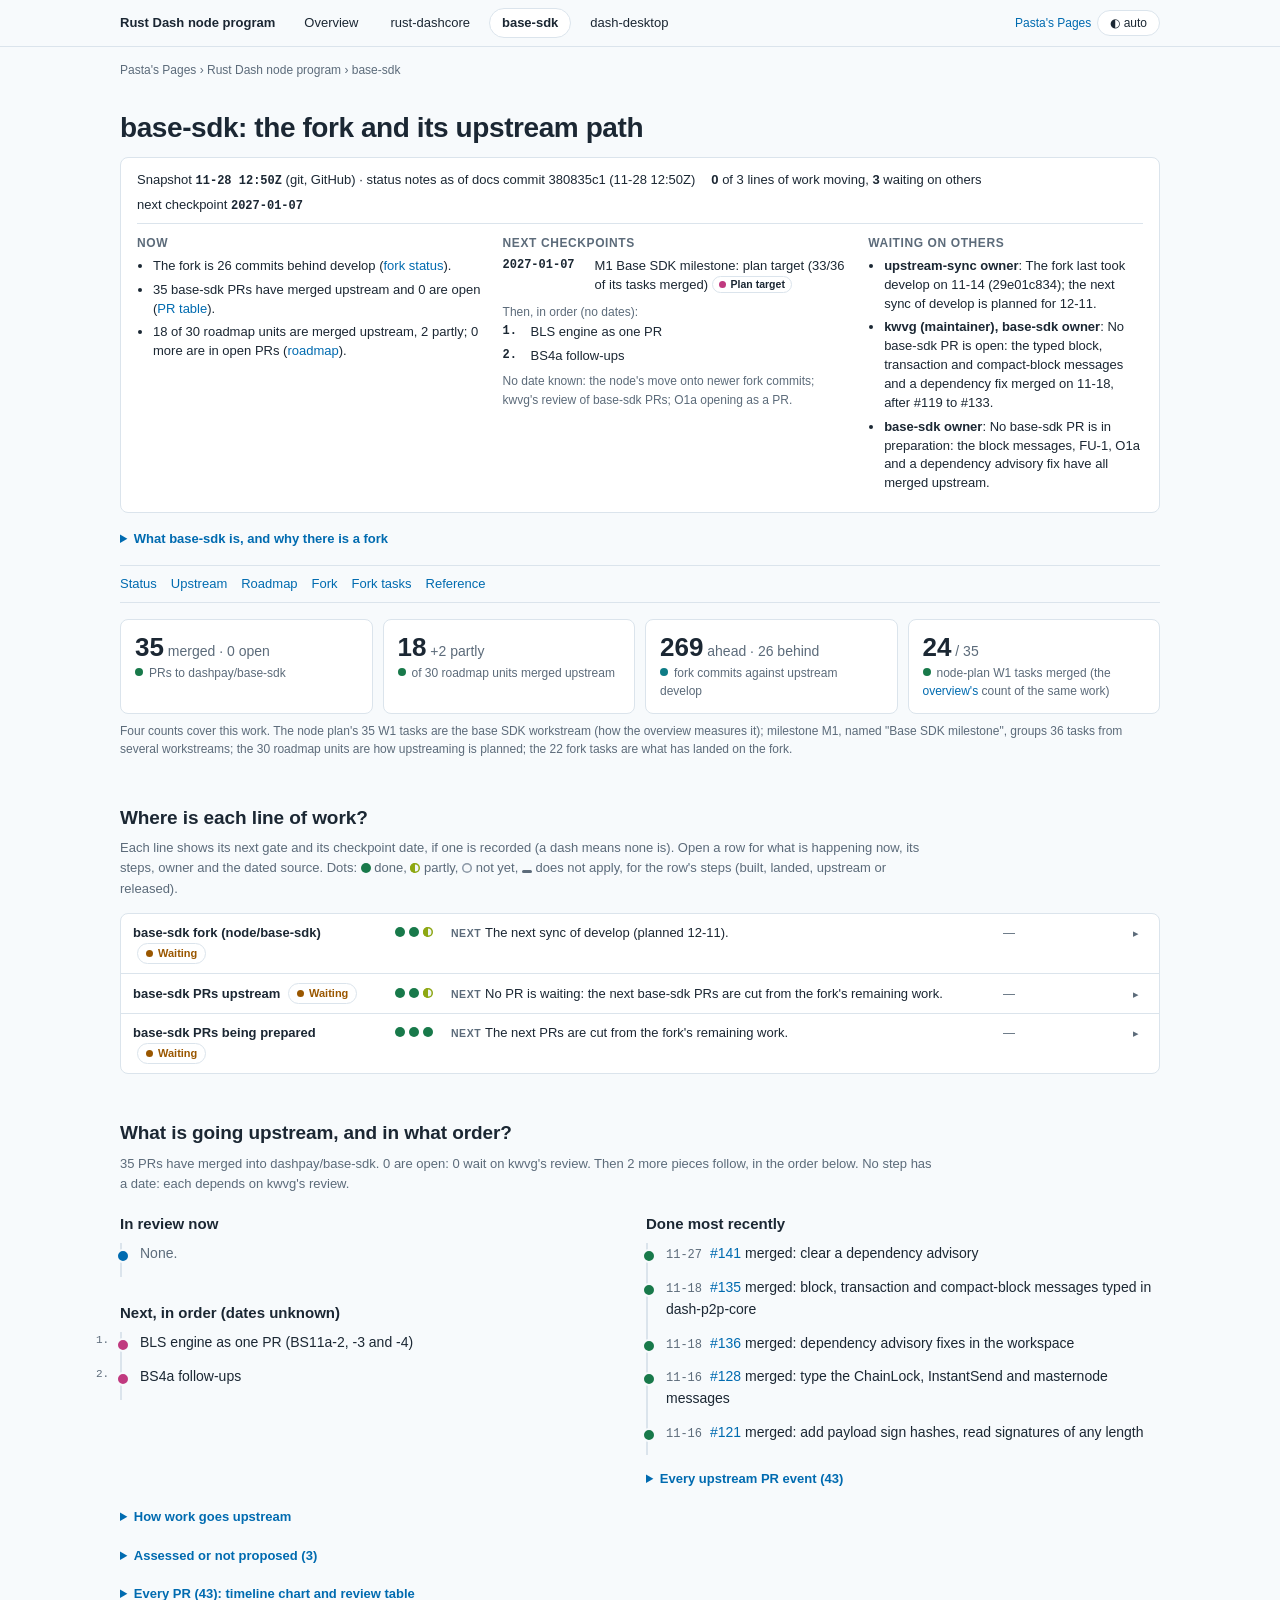
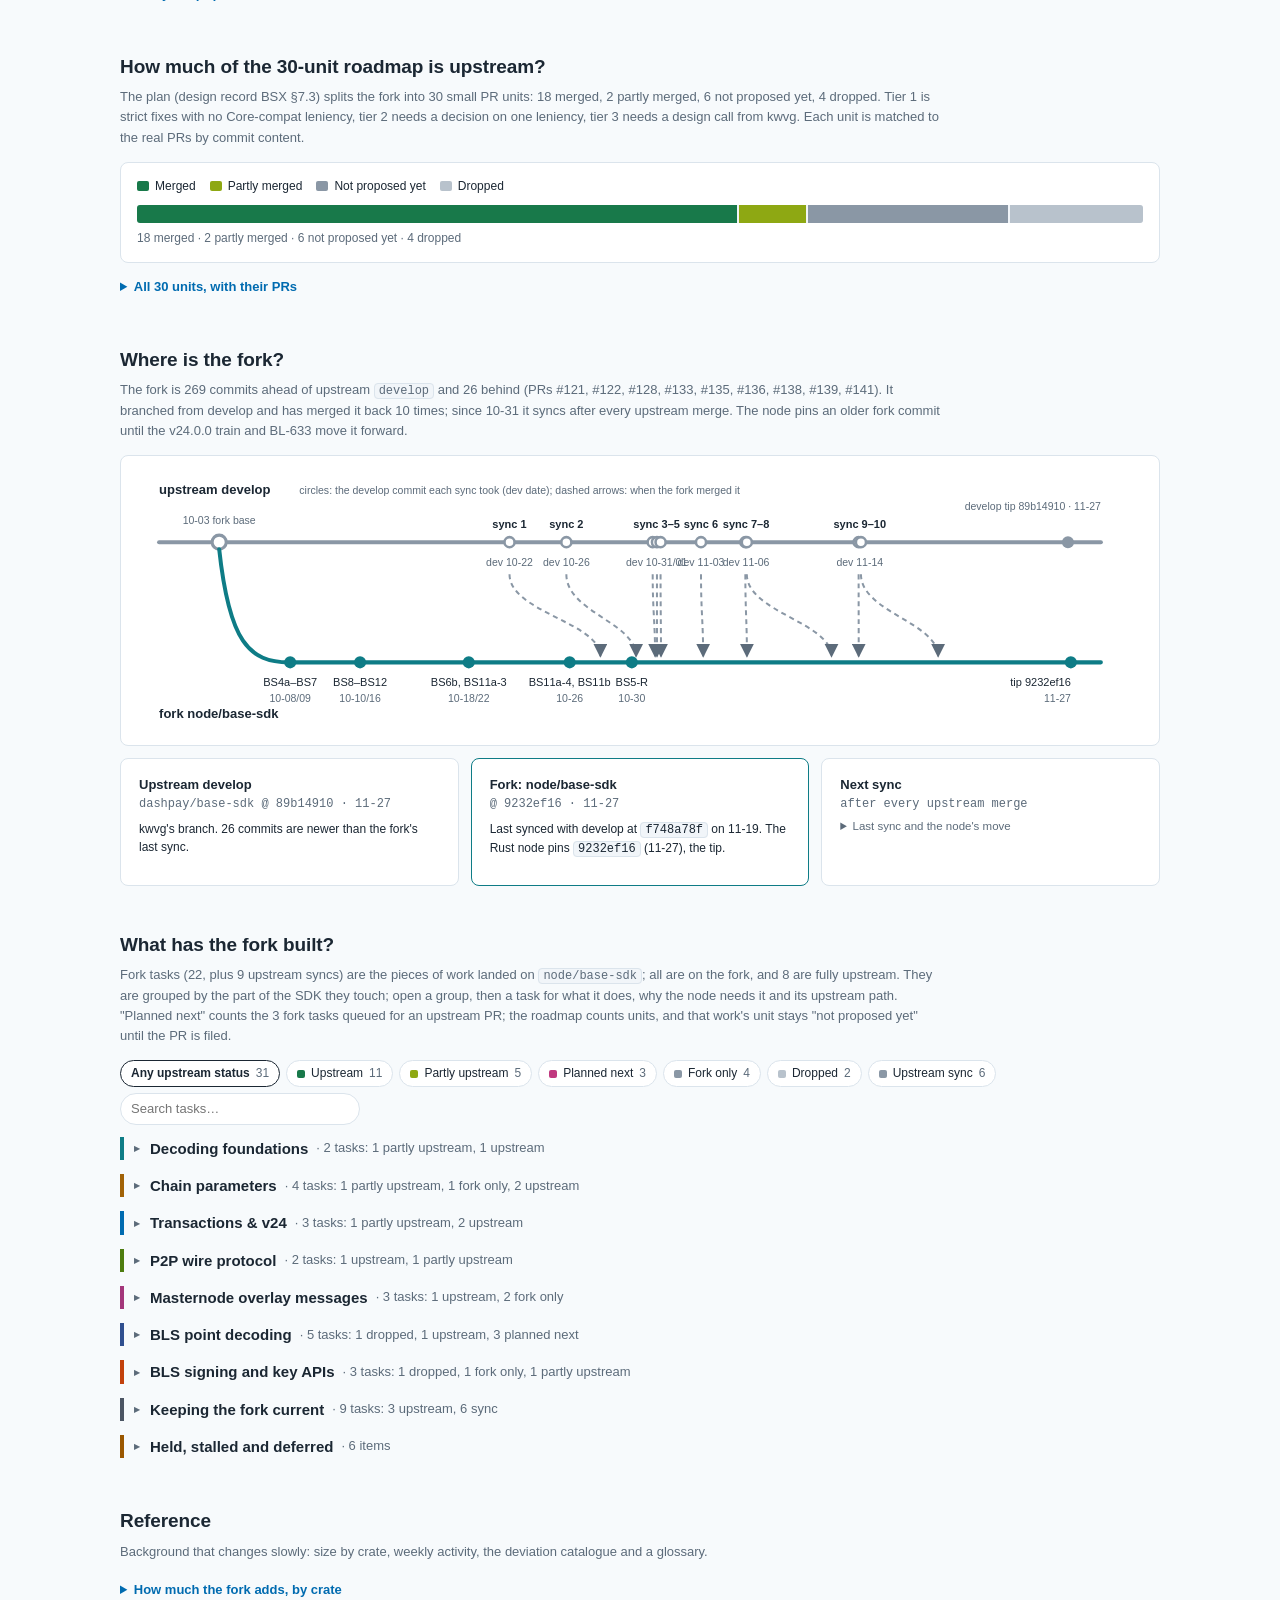
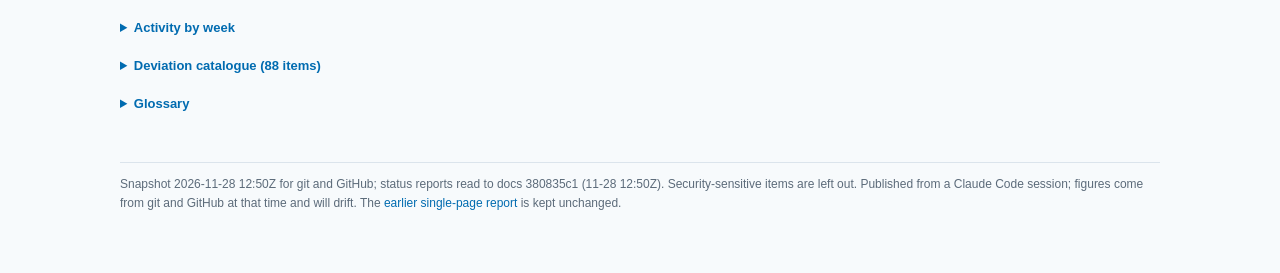
<file: node-program/base-sdk.html>
<!doctype html>
<html lang="en">
<head>
<meta charset="utf-8">
<meta name="viewport" content="width=device-width, initial-scale=1">
<title>base-sdk fork · Rust Dash node program</title>
<link rel="stylesheet" href="style.css">
</head>
<body>
<nav class="nav"><div class="in">
  <span class="brand">Rust Dash node program</span>
  <a class="tab" href="./">Overview</a>
  <a class="tab" href="rust-dashcore.html">rust-dashcore</a>
  <a class="tab on" href="base-sdk.html">base-sdk</a>
  <a class="tab" href="dash-desktop.html">dash-desktop</a>
  <span class="sp"></span>
  <a class="home" href="../">Pasta's Pages</a>
  <button id="themebtn" type="button">Theme: auto</button>
</div></nav>
<div class="wrap">

<p class="crumbs"><a href="../">Pasta's Pages</a> › <a href="./">Rust Dash node program</a> › base-sdk</p>
<h1>base-sdk: the fork and its upstream path</h1>

<section class="brief" id="brief" aria-label="Summary"></section>

<details class="about"><summary>What base-sdk is, and why there is a fork</summary>
<div class="box lede">
  <p><b>What base-sdk is.</b> <a href="https://github.com/dashpay/base-sdk">dashpay/base-sdk</a> is kwvg's new Rust library of Dash building blocks: number and hash types (<code>dash-types</code>, <code>dash-num</code>), keys and BLS signatures (<code>dash-pkc</code>), X11 proof of work (<code>dash-pow</code>), transactions (<code>dash-primitives</code>), scripts, chain parameters (<code>dash-params</code>) and P2P messages (<code>dash-p2p-core</code>).</p>
  <p><b>Why there is a fork.</b> The Rust node must read every byte exactly as Dash Core does. base-sdk didn't yet cover v24, the masternode overlay messages, or Core's BLS edge cases. So the agent keeps a local branch, <code>node/base-sdk</code>, lands that work there first, and pins the node to it. Pieces are then rebuilt in kwvg's conventions and proposed upstream, following a 30-unit plan.</p>
</div></details>
<nav class="toc" data-auto aria-label="On this page"></nav>

<div class="kpis k4">
  <div class="kpi"><div class="n" id="k-prs">–</div><div class="l"><span class="dot" style="background:var(--up)"></span>PRs to dashpay/base-sdk</div></div>
  <div class="kpi"><div class="n" id="k-units">–</div><div class="l"><span class="dot" style="background:var(--up)"></span><span id="k-units-l">of 30 roadmap units merged upstream</span></div></div>
  <div class="kpi"><div class="n" id="k-ahead">–</div><div class="l"><span class="dot" style="background:var(--fork)"></span>fork commits against upstream develop</div></div>
  <div class="kpi"><div class="n" id="k-w1">–</div><div class="l"><span class="dot" style="background:var(--s-merged)"></span><span id="k-w1-l"></span></div></div>
</div>

<p class="small muted" id="denoms" style="margin:8px 0 0"></p>

<h2 id="status" data-short="Status">Where is each line of work?</h2>
<div id="statusnow"></div>

<h2 id="upstream" data-short="Upstream">What is going upstream, and in what order?</h2>
<p class="sub" id="upsub"></p>
<div class="grid g2">
  <div><h3 style="margin-top:4px">In review now</h3><ul class="tl" id="reviewlist"></ul>
    <h3>Next, in order (dates unknown)</h3><ol class="tl seq" id="nexttl"></ol></div>
  <div><h3 style="margin-top:4px">Done most recently</h3><ul class="tl" id="donerecent"></ul>
    <details class="more"><summary id="donesum">Every upstream PR event</summary><ul class="tl" id="donetl"></ul></details></div>
</div>
<details class="more"><summary>How work goes upstream</summary><div class="box"><ul id="bpolicy" style="margin:0;padding-left:18px"></ul></div></details>
<details class="more"><summary id="notpropsum">Assessed or not proposed</summary><div id="notprop"></div></details>
<details class="more"><summary id="prsum">Every PR: timeline chart and review table</summary>
<p class="sub">Every PR the program filed from the PastaPastaPasta account, and from now on from in-repo <code>pasta/&lt;theme&gt;</code> branches. Each bar runs from open to merge or close. The review column shows each reviewer's latest verdict and whether it is on the current head.</p>
<div class="chart"><div class="legend"><span><i style="background:var(--up)"></i>Merged</span><span><i style="background:var(--open)"></i>Open</span><span><i style="background:var(--s-none);opacity:.6"></i>Closed, folded into a later PR</span></div><svg id="gantt" width="100%" role="img" aria-label="Every base-sdk PR from open to merge or close"></svg></div>
<div class="tbl" style="margin-top:10px"><div class="scroll nocap"><table id="prtable"></table></div></div></details>

<h2 id="roadmap" data-short="Roadmap">How much of the 30-unit roadmap is upstream?</h2>
<p class="sub" id="roadsub"></p>
<div class="chart"><div class="legend" id="unitlegend"></div><div id="unitbar"></div></div>
<details class="more"><summary>All 30 units, with their PRs</summary><div class="tbl"><table id="unittable"></table></div></details>

<h2 id="where" data-short="Fork">Where is the fork?</h2>
<p class="sub" id="where-sub"></p>
<ul id="synclist" class="small"></ul><div class="box forkmap" id="bsdkfork"><svg id="forkdiag" viewBox="0 0 1000 256" role="img" aria-label="Fork position relative to upstream develop"></svg></div>
<div class="grid g3" style="margin-top:12px" id="forkboxes"></div>

<h2 id="tasks" data-short="Fork tasks">What has the fork built?</h2>
<p class="sub" id="tasksub"></p>
<div class="filters" id="filters"></div>
<div id="tasklist"></div>
<div id="pending"></div>

<h2 id="reference" data-short="Reference">Reference</h2>
<p class="sub">Background that changes slowly: size by crate, weekly activity, the deviation catalogue and a glossary.</p>
<details class="more" id="size"><summary>How much the fork adds, by crate</summary>
<p class="sub">Rust lines per crate (non-blank) on upstream develop and on the fork. Most of the added volume is tests and Core-recorded corpora: about 18.6k source lines against 67k test and corpus lines.</p>
<div class="chart"><div class="legend"><span><i style="background:var(--s-none)"></i>Upstream develop</span><span><i style="background:var(--fork)"></i>Fork</span></div><svg id="cratechart" width="100%" role="img" aria-label="Rust lines per crate on develop and on the fork"></svg></div>
<h3>Drift: net change against the merge base with develop</h3>
<p class="sub" id="drift-sub"></p>
<div class="tbl"><table id="drifttable"></table></div></details>
<details class="more" id="activity"><summary>Activity by week</summary>
<p class="sub">Fork-only commits each week, next to commits landing on upstream develop. The burst in week 41 is the first wave (BS4a–BS9b).</p>
<div class="chart"><div class="legend"><span><i style="background:var(--fork)"></i>Fork-only commits</span><span><i style="background:var(--s-none)"></i>Upstream develop commits</span></div><svg id="weekchart" width="100%" role="img" aria-label="Fork-only and upstream develop commits per week"></svg></div></details>
<details class="more" id="catalogue"><summary>Deviation catalogue (88 items)</summary>
<p class="sub">Before proposing anything upstream, the agent catalogued every place the fork behaves differently from upstream (design record BSX). There are 88 items. Most are strictness fixes, exact Core limits, v24 data and new message types that upstream should want anyway. Fewer than half are "leniencies", where the fork deliberately accepts input as Core does even though a strict design would refuse it.</p>
<div class="grid g2">
  <div class="chart"><div class="legend"><span><i style="background:var(--c1)"></i>Strictness, data or API</span><span><i style="background:var(--c2)"></i>Leniency the node needs (a)</span><span><i style="background:var(--c7)"></i>Leniency to remove or move node-side (c)</span><span><i style="background:var(--s-none)"></i>Other</span></div><div id="catbars"></div></div>
  <div class="box small">
    <p><b>Headlines from the catalogue</b></p>
    <ul style="margin:0;padding-left:18px">
      <li>Most of the fork is not leniency; it can go upstream once reshaped to kwvg's patterns (tier 1).</li>
      <li>The leniencies consensus needs sit in two places: Core's BLS wire rules and Core's lossy NetInfo reader. Both are decoder-level, so upstream gets either named Core-compat functions or nothing. That's kwvg's call.</li>
      <li>Four upstream bugs made the strict decoder reject honest v24 traffic: the <code>senddsq</code>/<code>qsendrecsigs</code> flag, SPV wallets' 9-field <code>version</code>, 8000-header <code>headers2</code> replies, and <code>govsync</code>'s bloom-filter tail. Three of the four are now fixed upstream or in open PRs.</li>
      <li>Most remaining (c) leniencies are P2P-handler tolerances. They should leave base-sdk and live in the node instead.</li>
    </ul>
  </div>
</div>

</details>
<details class="more" id="gloss"><summary>Glossary</summary><div class="box"><dl class="gloss">
  <dt>Core / the reference</dt><dd>Dash Core (dashd), the C++ node, treated as the definition of correct behaviour.</dd>
  <dt>Decode domain</dt><dd>Exactly which byte strings a parser accepts and how it reads them. "As Core does" means the same accept/reject verdicts, the same values, and the same bytes consumed.</dd>
  <dt>Leniency</dt><dd>Accepting input a strict parser would refuse, because Core accepts it. (a) means the node needs it; (c) means it should be removed or moved into the node.</dd>
  <dt>Special transactions</dt><dd>Dash transaction types beyond payments: masternode registration and updates (ProTx), coinbase payload (CbTx), quorum commitments, asset locks and unlocks.</dd>
  <dt>v24</dt><dd>The next Dash Core major release; it changes several special-transaction formats. Mainnet signalling starts around 11-09.</dd>
  <dt>Overlay messages</dt><dd>Dash-only P2P messages: ChainLocks, InstantSend, quorum traffic, masternode lists, CoinJoin and governance.</dd>
  <dt>BLS legacy vs basic</dt><dd>Dash used a pre-standard BLS encoding ("legacy", via the relic C library) before v19, then the IETF "basic" scheme. Both still appear on chain.</dd>
  <dt>Exotic points</dt><dd>Legacy BLS values that aren't proper group elements but that Core still accepts and computes with.</dd>
  <dt>Corpus / vectors</dt><dd>Test cases recorded by running Dash Core, so tests compare against Core's real answers.</dd>
  <dt><code>just comb</code></dt><dd>base-sdk's per-commit check: every commit in a PR must build, lint and test on its own.</dd>
</dl></div></details>

<footer>Snapshot 2026-11-28 12:50Z for git and GitHub; status reports read to docs 380835c1 (11-28 12:50Z). Security-sensitive items are left out. Published from a Claude Code session; figures come from git and GitHub at that time and will drift. The <a href="../base-sdk-rust-dashcore-report.html">earlier single-page report</a> is kept unchanged.</footer>
</div>

<script src="common.js"></script>
<script>
const AREAS = {
  dec:  { name: 'Decoding foundations', c: '--c3',  blurb: 'Shared rules for how raw bytes are read, used by every other crate (dash-types, plus pieces of primitives and p2p_core).' },
  par:  { name: 'Chain parameters',     c: '--c7',  blurb: 'dash-params: the per-network constants and options (mainnet, testnet, devnet, regtest) consensus depends on.' },
  tx:   { name: 'Transactions & v24',   c: '--c1',   blurb: 'dash-primitives: transactions, special-transaction payloads and the v24 formats.' },
  p2p:  { name: 'P2P wire protocol',    c: '--c5',  blurb: 'dash-p2p-core: message framing and the standard Bitcoin-derived messages.' },
  ovl:  { name: 'Masternode overlay messages', c: '--c4', blurb: 'dash-p2p-core: the Dash-only message families for ChainLocks, InstantSend, quorums, CoinJoin and governance.' },
  bls:  { name: 'BLS point decoding',   c: '--c6',  blurb: 'dash-pkc: reading BLS keys and signatures exactly as Core does, including Core\'s quirks.' },
  blsk: { name: 'BLS signing and key APIs', c: '--c2', blurb: 'dash-pkc: the signing, verification and key functions the node calls, matched to Core.' },
  sync: { name: 'Keeping the fork current', c: '--c8', blurb: 'Merging upstream develop into the fork so it does not drift, plus the fixes those merges needed.' },
};
const T = [
  { id: 'BS-ADV2', a: 'sync', t: 'Dependency advisory fix for the lint check', up: 'merged', upn: "Merged upstream as #141 on 11-27 (filed 11-26).",
    what: 'Moves one package to a release with the published advisory fix.',
    why: 'A newly published advisory fails the lint job on develop, and so every pull request that runs it.',
    keys: ['One commit, version change only'],
    commits: 1, crates: 'workspace', sha: '6979342f', date: '11-26' },
  { id: 'BS-ADV', a: 'sync', t: 'Dependency advisory fixes', up: 'merged', upn: "Merged upstream as #136 on 11-18 (filed the same day).",
    what: 'Moves two packages in the workspace to releases that carry the published advisory fixes.',
    why: 'Keeps the SDK\'s dependency audit clean for the node and for upstream.',
    keys: ['One commit, version bumps only'],
    commits: 1, crates: 'workspace', sha: 'dedf4e60', date: '11-18' },
  { id: 'BS-BLK', a: 'p2p', t: 'Block, transaction and compact-block messages typed', up: 'merged', upn: "Merged upstream as #135 on 11-18 (milestone 0.3).",
    what: 'Types the block, tx, cmpctblock, getblocktxn and blocktxn messages in dash-p2p-core, which handed their payloads back as raw bytes.',
    why: 'A client that relays blocks, transactions or compact blocks no longer lays out and parses each message itself.',
    keys: ['block and tx use the existing dash-primitives decoders', 'BIP152 types take rust-bitcoin\'s names, except ShortTxId'],
    commits: 2, crates: 'p2p_core', sha: '681099d4', date: '11-18' },
  { id: 'BS4a', a: 'dec', t: 'Read bytes exactly as Dash Core does', up: 'partly', upn: "Pieces landed in #57, #58, #67 and #73; the version/pong reads are in #86 and signed amounts in #88 (merged 11-01). Against upstream v0.2 dash-types, three differences remain (assessed 10-31): two become small follow-up PRs after the dash-params work, and one stays in the fork. Merged upstream as #129 on 11-14 (opened 11-10): the provider-transaction key check kwvg asked to split off #88.",
    what: 'Reworks base-sdk\'s parsers so that whatever Core accepts, the SDK accepts, and whatever Core rejects, it rejects the same way. Covers lengths, booleans, amounts, protocol versions and message-size limits.',
    why: 'A node that disagrees with Core about whether a block, transaction or message is valid can split from the network or get banned by its peers.',
    keys: ['<code>CoreBool</code>: any non-zero byte reads as true, as in Core (base-sdk previously accepted only 0/1)', 'Length prefixes range-checked against Core\'s 32 MiB <code>MAX_SER_SIZE</code>', 'Transaction output values read as a signed amount, as Core does', 'Special payloads report how many bytes they consumed and any trailing data', 'All 14 LLMQ quorum types named, including 103 and 105', 'Protocol version made signed; <code>ProtoCtx</code> lets P2P messages decode according to the negotiated version', 'Core\'s 3 MiB per-message limit and its separate V2 (BIP324) transport limits', '<code>version</code>/<code>pong</code> edge cases read the way Core\'s handlers read them'],
    commits: 38, crates: 'types, primitives, p2p_core, params', sha: '481f8c3', date: '10-08' },

  { id: 'BS5', a: 'par', t: 'Complete chain parameters', up: 'partly', upn: "The RPC validation, spork address and LLMQ allowlist went upstream as #84 (merged 10-26), the rc.5 tables as #100 (merged 11-01) and the block reward reallocation shares as #107 (DEC-1052, merged 11-02). The rest (BS5-R) was withdrawn on 11-01 after kwvg's review and stays fork-only until it moves into rust-dashcore (POL-3).",
    what: 'Builds every network\'s parameters exactly as Core\'s <code>CChainParams</code>: mainnet, testnet, devnet and regtest, with all of Core\'s override options (spork keys, budget parameters, LLMQ settings).',
    why: 'Consensus rules depend on per-network constants such as activation heights, quorum sizes and spork keys. One wrong value means a wrong chain.',
    keys: ['Parameters built per network kind and per Core release', 'Checked against parameter dumps taken from Dash Core itself', 'Spork options added; only final negative heights refused, as Core does', 'Spork and budget data checked against provenance-checked Core output'],
    commits: 4, crates: 'params (≈13k lines, mostly tables)', sha: '23f6fd7', date: '10-09' },
  { id: 'BS5-R', a: 'par', t: 'Rebuild chain setup on kwvg\'s new params', up: 'none', upn: "Cut into dash-params PR2 (#104) and PR3 (#105); both were closed on 11-01 after kwvg's review: base-sdk carries stateless network facts only (DEC-1042). The surface stays fork-only and moves into a new rust-dashcore crate, dash-chainparams (SW-UPSTREAM POL-3).",
    what: 'kwvg rewrote dash-params upstream (#83) and #84 merged. This redoes the fork\'s parameter work on top of that new design instead of keeping a diverging copy.',
    why: 'It keeps the fork close to upstream and adds what the node needs to start on any network, devnets included.',
    keys: ['New <code>Release</code> and <code>ChainSetup</code> types, plus the devnet table', 'Builds devnet genesis blocks', 'Applies Core\'s chain-parameter command-line options (refuses a negated <code>-powtargetspacing</code>, as Core does)', 'Resolves spork signer addresses', 'Checked against Core\'s dumps; each corpus pinned to a hand-kept manifest'],
    commits: 11, crates: 'params, primitives, p2p_core, script', sha: '1976a145', date: '10-30' },
  { id: 'SW-V24 S5', a: 'par', t: 'Move to Dash Core v24.0.0-rc.5', up: 'merged', upn: "First PR of the dash-params stack (pasta/params-rc5): opened as #100 on 10-31 and merged on 11-01 (milestone 0.3). The libz-sys bump was already upstream as #95.",
    what: 'Updates the v24 parameter tables from release candidate 4 to rc.5 and adds <code>min_blocks_to_keep</code>.',
    why: 'The node tracks Core\'s latest v24 release candidate ahead of mainnet signalling (deadline 11-09).',
    keys: ['v24.0 tables moved to rc.5', 'New <code>ChainParams::min_blocks_to_keep</code>', '<code>libz-sys</code> dependency security bump, cherry-picked from upstream #95'],
    commits: 5, crates: 'params', sha: 'b6853466', date: '10-31' },
  { id: 'SW-V24 S5 v24.0.0', a: 'par', t: 'Move to Dash Core v24.0.0', up: 'merged', upn: "Merged upstream as #125 on 11-06 (milestone 0.3). The node pins the fork commit that carries it (since T176).",
    what: 'Adds the one chain-parameter change between v24.0.0-rc.5 and the final v24.0.0 release: the <code>ipv4_optional</code> deployment from dashpay/dash#8018.',
    why: 'The node moves to the final v24.0.0 release ahead of mainnet signalling (11-09).',
    keys: ['New <code>ipv4_optional</code> deployment in dash-params', 'The v24.0 parameter corpus recorded again from Dash Core, with a regtest override check', 'Landed as one signed merge, tagged <code>node-base-sdk-2026-11-06</code>'],
    commits: 4, crates: 'params', sha: '0896affb', date: '11-06' },
  { id: 'FU-1', a: 'dec', t: 'Governance object signature size limit', up: 'merged', upn: "Merged upstream as #126 on 11-14 (filed 11-06, milestone 0.3, retargeted to develop after #119 merged).",
    what: 'Bounds a governance object signature\'s size when it is decoded, as Dash Core reads it.',
    why: 'The small follow-up to #119: it keeps the fork\'s governance object reads in step with the reference.',
    keys: ['Size bound applied at decode in primitives', 'Two of #119\'s commits picked so it builds on its own', 'Two overlay corpus rows set by hand; recording that corpus again at the v24.0.0 pin is BL-741', 'Landed as one signed merge, tagged <code>node-base-sdk-2026-11-06.1</code>'],
    commits: 4, crates: 'types, primitives', sha: '49e0f5bf', date: '11-06' },

  { id: 'BS6a', a: 'tx', t: 'Dash Core v24 transaction formats', up: 'partly', upn: "NetInfo merged as #87 (10-31) and the v24 payloads as #88 (11-01).",
    what: 'Decodes the special transactions v24 introduces or changes: ProTx v3 with payout and share lists, CbTx v4, AssetLock/AssetUnlock v2 and types 10–12. Each BLS field is read under whichever BLS scheme Core would use at that point.',
    why: 'Once v24 activates, every block can contain these formats. A node that can\'t parse them stops syncing.',
    keys: ['v24 payloads decoded, with BLS fields typed by where their scheme comes from', 'Masternode network addresses (NetInfo) read as Core reads them, including empty and invalid entries', 'v24 asset locks accepted by <code>AssetLock::check()</code>', 'CbTx and AssetUnlock signatures decoded scheme-free, as Core does', 'New <code>DecodeError::MalleableBls</code>; BLS fields encoded under Core\'s write-time scheme', 'Unknown ProTx versions and NetInfo size failures judged by Core'],
    commits: 19, crates: 'primitives, pkc, types', sha: 'a1d4dd3', date: '10-09' },
  { id: 'BS6b', a: 'tx', t: 'Signature hashes for special transactions', up: 'merged', upn: "The v2 asset-unlock stable txid and the v3 ProRegTx sign string merged in #88 (11-01). The rest of the sign hashes, and signatures of any length, merged as #121 on 11-16 (opened 11-05, reworked for kwvg's review and rebased onto develop on 11-06 at kwvg's request).",
    what: 'Defines the exact bytes each masternode-transaction signature covers, and the new stable txid v24 gives version-2 asset unlocks.',
    why: 'To check that a ProTx registration or update is really signed by the right key, the node must hash exactly what Core hashes.',
    keys: ['v2 asset unlocks get Core\'s v24 stable txid', 'Adds the messages that special-payload signatures cover', 'Verified against signatures Core actually produced', 'Unsupported versions refused when computing provider sign hashes'],
    commits: 6, crates: 'primitives', sha: 'dfee0b8', date: '10-18' },
  { id: 'R6 netinfo', a: 'tx', t: 'NetInfo rules updated to v24 rc.4', up: 'merged', upn: "Folded into #87 (merged 10-31).",
    what: 'Brings masternode network-address validation in line with Core v24.0.0-rc.4.',
    why: 'Core changed these rules between release candidates. Without the update the node would accept or reject masternode registrations differently.',
    keys: ['Port 443 allowed for services in the Platform HTTPS group', 'Unknown or out-of-order address purposes refused', 'Purpose order checked; services checked by their group', 'Tests pinned to rc.4'],
    commits: 4, crates: 'primitives', sha: '1cacb811', date: '10-26' },

  { id: 'BS7', a: 'p2p', t: 'dash-p2p-core: the wire protocol', up: 'partly', upn: "Rebuilt as #67 and #74 (merged); the handshake and header-sync part merged as #86 (10-31). #119 (count limits for inventory, locator and address messages) and #124 (the V2 typing split) merged on 11-06; #122 (BIP37 and BIP157 messages) merged on 11-15. At kwvg's request base-sdk carries no V1 transport, so the V1 framing stays in the fork.",
    what: 'Implements Dash\'s P2P framing and standard messages with Core\'s transport checks: blocks, transactions, compressed headers (headers2), Bloom filters (BIP37), compact blocks (BIP152) and block filters (BIP157).',
    why: 'The node has to talk to real Dash peers, and parse their messages as Core does, before it can sync anything.',
    keys: ['Core\'s protocol versions and size limits', 'V1 message framing with Core\'s transport checks', 'V2 (BIP324) short message IDs, gated on the peer\'s version', 'Every inventory type Core knows', '<code>headers2</code> decoded and encoded as Core does', 'Block, tx, BIP37, BIP152 and BIP157 messages typed, both directions', 'Hostile message counts can\'t force large allocations', 'Checked against Core\'s verdicts and bytes read'],
    commits: 39, crates: 'p2p_core', sha: '4b4e76b', date: '10-09' },

  { id: 'BS8', a: 'ovl', t: 'Overlay messages I: ChainLocks, InstantSend, quorums', up: 'merged', upn: 'Merged upstream as #128 on 11-16 (opened 11-10 as a draft stacked on #122): types the ChainLock, InstantSend and masternode messages.',
    what: 'Types the core masternode-network messages: ChainLock signatures, InstantSend locks, recovered signatures, quorum final commitments, MNAUTH, sporks, platform bans, quorum data requests, masternode list diffs and QRInfo. Object hashes are computed as Core computes them.',
    why: 'ChainLocks, InstantSend and the masternode list are how a Dash node knows what is final and who the masternodes are.',
    keys: ['All of the above typed with Core\'s read rules', 'Masternode-list entries and platform bans hashed exactly as Core does', 'Non-canonical booleans reported (<code>NonCanonicalBool</code>)', 'Size and flag refusals for <code>qgetdata</code> typed', 'Checked against Core\'s verdicts, including cases where Core rewrites the bytes'],
    commits: 12, crates: 'p2p_core, types', sha: 'dbe245f', date: '10-10' },
  { id: 'BS9a', a: 'ovl', t: 'Overlay messages II: quorum key generation', up: 'none', upn: 'Fork only.',
    what: 'Types the DKG messages quorums use to create a shared key (contributions, complaints, justifications, premature commitments) and the signature-share family.',
    why: 'Needed for a Rust masternode to take part in LLMQ quorums.',
    keys: ['DKG and signature-share messages typed', 'DKG payloads over 1 MiB refused before reading', 'DKG BLS fields read as Core does; raw payloads hashed for inventory', 'Every write-back checked against Core'],
    commits: 9, crates: 'p2p_core (large recorded corpus)', sha: 'a33623f', date: '10-16' },
  { id: 'BS9b', a: 'ovl', t: 'Overlay messages III: CoinJoin and governance', up: 'none', upn: 'Fork only.',
    what: 'Types the CoinJoin mixing messages and governance objects, votes and sync.',
    why: 'Needed for the node to relay and validate CoinJoin and governance traffic.',
    keys: ['CoinJoin messages typed; governance votes read as Core reads them', '<code>dss</code> counts checked before reading', '<code>dsa</code> written for the negotiated protocol version', 'Compared with Core\'s reads'],
    commits: 7, crates: 'p2p_core, primitives', sha: '8382b76', date: '10-16' },

  { id: 'BS11a-t', a: 'bls', t: 'BLS decode types', up: 'dropped', upn: "Proposed as #123 on 11-05; kwvg closed it the same day: dash-pkc keeps each BLS scheme fixed by its type, and choosing a scheme at run time is left to callers, so this stays in the node (DEC-1251). Upstream #61 had already dropped the scheme parameter from byte bags, and the fork adopts byte_bag.to::&lt;BlsSc{Chia,Ietf}&gt;().",
    what: 'Adds Rust equivalents of Core\'s eager and lazy BLS wrappers. Which scheme (legacy or basic) applies is chosen at run time through <code>BlsCtx</code>.',
    why: 'Core decodes BLS fields lazily and switches scheme by context. The node has to keep identical bytes and identical verdicts.',
    keys: ['Runtime scheme selection with <code>BlsCtx</code>', 'Eager and lazy wrappers matching Core\'s', 'Wrapper test vectors generated from Dash Core', 'Decodes as Core\'s basic <code>SetBytes</code>, with no round trip'],
    commits: 12, crates: 'pkc', sha: '098dafd', date: '10-08' },
  { id: 'BS11a-1', a: 'bls', t: 'Classify legacy BLS points', up: 'merged', upn: "Merged upstream as #101 on 11-03 (opened 11-01, milestone 0.3). At kwvg's request the programs that write its corpora went up separately as #112 (11-02), and #101 sits on it. kwvg's two reviews of #112 on 11-03 (a CMake build among them) were answered the same day, and a static-analysis round followed; kwvg merged #112 on 11-03. #101 then moved onto develop, and kwvg's review of it the same day was answered in round 5, which kwvg approved; it merged on 11-03. One more corpus program followed as #118, which kwvg merged on 11-05.",
    what: 'Sorts legacy BLS points lazily into Usable, OnCurve or Exotic, and keeps invalid elements the way Core\'s wrappers do.',
    why: 'This is the first step to handling the odd legacy points that Core still accepts.',
    keys: ['Lazy three-way classification', 'Invalid elements kept, not rejected'],
    commits: 1, crates: 'pkc', sha: '28db98c', date: '10-15' },
  { id: 'BS12', a: 'blsk', t: 'BLS test corpus and single-threaded verify', up: 'dropped', upn: "Not proposed: kwvg keeps thread pooling. The node still needs the pool-free verify, so it stays a fork-only patch.",
    what: 'Adds a BLS test corpus recorded by running Core (aggregation, secure aggregation, threshold signing, IES encryption), and verification that runs on one thread.',
    why: 'Tests compare against Core\'s real outputs. The node\'s pure consensus crates may not spawn threads, and blst\'s default verify uses a thread pool.',
    keys: ['Verify BLS signatures as Core does, on one thread', 'Corpus recorded through Core', 'Secure verify that keeps an invalid object\'s element, as Core does'],
    commits: 4, crates: 'pkc', sha: '0324e1c', date: '10-16' },
  { id: 'BS11a-2', a: 'bls', t: 'Record relic\'s odd-point arithmetic', up: 'planned', upn: "Planned as part of one BLS engine PR (with BS11a-3 and -4) whose corpora a Relic C harness regenerates; after the dash-params stack.",
    what: 'Records what relic, the C library behind Core\'s legacy BLS, computes on off-subgroup points.',
    why: 'This gives the reference answers the arithmetic port (BS11a-3/4) must reproduce.',
    keys: ['Off-subgroup arithmetic vectors recorded from the Core oracle'],
    commits: 1, crates: 'pkc', sha: '956fde38', date: '10-16' },
  { id: 'BS11a-3', a: 'bls', t: 'Port relic\'s arithmetic engine', up: 'planned', upn: "Planned as part of one BLS engine PR (with BS11a-2 and -4); after the dash-params stack.",
    what: 'Adds a Rust port of relic\'s element arithmetic, so that operations on Exotic points give Core\'s exact results.',
    why: 'Without it, the node would compute different results than Core on legacy edge cases that are valid on chain.',
    keys: ['Core\'s BLS element arithmetic computed by a relic-equivalent engine'],
    commits: 12, crates: 'pkc', sha: '569f4adf', date: '10-22' },
  { id: 'BS11a-4', a: 'bls', t: 'Port relic\'s pairing', up: 'planned', upn: "Planned as part of one BLS engine PR (with BS11a-2 and -3); after the dash-params stack.",
    what: 'Ports relic\'s optimal-ate Miller loop (the core of signature verification) and pairs Exotic points as Core does.',
    why: 'This completes legacy-scheme verification parity with Core.',
    keys: ['Optimal-ate Miller loop ported', 'Reference pairing recorded on every point class', 'A kept legacy key\'s subgroup test run only once', 'Corpus reproduced by Core, with provenance enforced'],
    commits: 6, crates: 'pkc', sha: 'f27bc4f5', date: '10-26' },
  { id: 'BS11c', a: 'blsk', t: 'BLS signing as Core computes it', up: 'none', upn: "Fork only for now (DEC-1196).",
    what: 'Adds signing to dash-pkc (<code>dash_pkc::bls::core::sign</code>), matching Core\'s <code>CBLSSecretKey::Sign</code>. It only adds code: no existing reader changes.',
    why: 'The node has to produce signatures exactly as Core does, not only check them.',
    keys: ['New <code>dash_pkc::bls::core::sign</code>', 'Landed as one signed merge, tagged <code>node-base-sdk-2026-11-05</code>'],
    commits: 2, crates: 'pkc', sha: 'e335540c', date: '11-05' },
  { id: 'BS11b', a: 'blsk', t: 'Complete the dash-pkc BLS API', up: 'partly', upn: "Mapped onto the existing dash-pkc API (10-31): three real gaps. One, reading the encryption key from an encoding the caller names, merged upstream as #120 on 11-06; one goes into a later BLS PR, and the third stays fork-only for now.",
    what: 'Fills in the remaining BLS operations Core\'s wrapper offers (aggregates, threshold split and recover, multi-recipient IES), replays dashbls\'s own test vectors, and caps IES lengths.',
    why: 'Quorum code in the node needs the full set of operations, all matching Core.',
    keys: ['<code>bls::core</code> completed with the wrapper\'s remaining ops', 'dashbls <code>test.cpp</code> fixed vectors replayed', 'IES lengths capped at <code>MAX_SIZE</code>, as Core\'s reader does', 'Mutation testing: surviving mutants killed'],
    commits: 6, crates: 'pkc', sha: '518b7896', date: '10-26' },

  { id: 'SW-UPSTREAM 10-28', a: 'sync', t: 'Merge upstream develop (addedfa1)', up: 'na', upn: 'Sync, not a feature.',
    what: 'Merged about 212 upstream commits into the fork, then fixed what the merge broke.',
    why: 'This keeps the fork from drifting away from kwvg\'s develop.',
    keys: ['Provider-signature decoding matched to the reference again', 'pow macro renamed (clashed with a nightly built-in)', 'Lint and doc fixes from the merge'],
    commits: 8, crates: 'primitives, pow, pkc, p2p_core', sha: 'e96259ce', date: '10-28' },
  { id: 'SW-UPSTREAM 10-30', a: 'sync', t: 'Merge upstream develop (89828032)', up: 'na', upn: 'Sync, not a feature.',
    what: 'Merged #83 (kwvg\'s params rewrite) and #84, which BS5-R then built on. Later develop work (build, CI, refactors) is merged by the next sync; since 10-31 the fork syncs after every upstream merge.',
    why: 'Same as above.',
    keys: ['36 upstream commits merged'],
    commits: 0, crates: '—', sha: '56c4cd90', date: '10-30' },
  { id: 'SW-UPSTREAM 11-01', a: 'sync', t: 'Merge upstream develop (751f0420)', up: 'na', upn: 'Sync, not a feature.',
    what: 'Merged develop through #86 and #87 (121 upstream commits) as one signed merge, after one review round; fork CI green and tagged node-base-sdk-2026-11-01.1.',
    why: 'Same as above. The node re-pins onto it after the S5R train lands.',
    keys: ['Header decoding matched to upstream and Core after review', 'Recorded as a single merge so every CI step runs on the reviewed tree'],
    commits: 1, crates: 'p2p_core, primitives', sha: 'ac5f39cc', date: '11-01' },
  { id: 'SW-UPSTREAM 11-01.2', a: 'sync', t: 'Merge upstream develop (889aea0f)', up: 'na', upn: 'Sync, not a feature.',
    what: 'Merged #103 (the NetInfo corpus heading follow-up) as one signed merge; fork CI green and tagged node-base-sdk-2026-11-01.2.',
    why: 'The fork syncs after every upstream merge.',
    keys: ['One upstream PR merged'],
    commits: 1, crates: '—', sha: 'bd8d6f25', date: '11-01' },
  { id: 'SW-UPSTREAM 11-01.3', a: 'sync', t: 'Merge upstream develop (449f16bb)', up: 'na', upn: 'Sync, not a feature.',
    what: 'Merged #102 (the types-sealed follow-up) and #94 as one signed merge; fork CI green and tagged node-base-sdk-2026-11-01.3. Where an upstream rename met the fork, the upstream name was kept.',
    why: 'The fork syncs after every upstream merge.',
    keys: ['Two upstream PRs merged', 'Upstream names win in the merge'],
    commits: 1, crates: '—', sha: 'fda80b21', date: '11-01' },
  { id: 'SW-UPSTREAM 11-04', a: 'sync', t: 'Merge upstream develop (122014f4)', up: 'na', upn: 'Sync, not a feature.',
    what: 'Merged develop up to 122014f4 as one signed merge on 11-04 (tag node-base-sdk-2026-11-04.1): #100, #88, #108, #107, #110, #112, #115, #114 and #101, plus a lint change from develop.',
    why: 'The fork syncs after every upstream merge.',
    keys: ['Nine upstream PRs merged', 'Upstream names win in the merge'],
    commits: 1, crates: '—', sha: 'd556afee', date: '11-04' },
  { id: 'CI-1', a: 'sync', t: 'Refresh the CI actions lock', up: 'merged', upn: "Merged upstream as #133 on 11-16 (opened 11-15): refreshes actions.lock after the stable Rust toolchain action moved.",
    what: 'Updates the pinned GitHub Actions lock after the stable Rust toolchain action moved, so upstream CI keeps running.',
    why: 'Upstream CI fails until the lock matches the action.',
    keys: ['Lock refresh only', 'No library code'],
    commits: 1, crates: '—', sha: '—', date: '11-15' },
];
const PENDING = [
  { id: 'BL-413', a: 'bls', t: 'LLMQ test corpus compares recorded values', st: ['u-held', 'Held for pkc batch'],
    what: 'Three LLMQ corpus tests signed and verified their own values instead of comparing what Core recorded, and read two fields differently from the reference. Now fixed.',
    why: 'It only touches tests and provenance text, so it rides the next pkc upstream batch rather than forcing a fork bump on its own (DEC-521).', meta: 'node/bsdk-bl413 · 5370c7df · 1 commit · 10-27' },
  { id: 'BL-443', a: 'bls', t: 'Fix a BLS allocation regression', st: ['u-held', 'Held for pkc batch'],
    what: 'Since the BS11a-4/BS11b pin, decoding a mainnet quorum-commitment block made 27% more allocations and used 40% more memory (though 11% fewer instructions). The fix folds secure-aggregate keys as they are read.',
    why: 'Joins the same pkc batch (DEC-538).', meta: 'node/bsdk-bl443 · 6f2bbc5f · 1 commit · 10-27' },
  { id: 'BS13', a: 'dec', t: 'Performance helpers', st: ['u-stall', 'Stalled'],
    what: 'Adds <code>encoded_len</code> (size without encoding), SHA256d hashing while encoding instead of after, and <code>decode_with_ranges</code> for transactions and blocks, with fuzz tests and benchmarks.',
    why: 'Review on 10-17 required changes, but both findings predated BS13 and BS6b fixed them on 10-18. BS13 was never follow-merged after that, and its status hasn\'t moved since. It is off the critical path.', meta: 'node/bsdk-bs13-perf-helpers · 69d1d4b5 · 14 commits · last 10-17' },
];
const HELD = [
  ['BS10', 'Give all 74 P2P commands a typed decoder with an explicit policy, and pass unknown commands through untouched. The node needs this to serve overlay data to peers.', 'u-none', 'Deferred', 'until the fork\'s next sync of develop'],
  ['BL-415', 'Make the BLS corpus checker reproduce the upstream <code>sign_message</code> values.', 'u-held', 'Waits for pkc batch', ''],
  ['pkc batch', 'One upstream PR bundling BL-413, BL-415 and the BL-443 fix.', 'u-held', 'Not opened', ''],
];
const PR = [
  ['#57','codec_size','Range-check decoded lengths with Core\'s caps (BS4a)','10-09','10-13','merged'],
  ['#58','llmq_types','Name LLMQ types 103/105 (BS4a)','10-09','10-14','merged'],
  ['#59','p2p_frame','Signed protocol version, command bounds (→ #67)','10-09','10-15','closed'],
  ['#63','tx_check','Serialized size in Transaction::check (→ #67)','10-14','10-15','closed'],
  ['#64','p2p_inv','Name every inventory type (→ #67)','10-14','10-15','closed'],
  ['#65','hdr_limits','headers2 up to 8000 headers (→ #67)','10-14','10-15','closed'],
  ['#67','conformance','P2P framing, inventory types, header limits (BS7)','10-15','10-21','merged'],
  ['#72','rust-bitcoin rev','rust-bitcoin crates from rust-dashcore\'s revision','10-19','10-20','merged'],
  ['#73','primitives-checks','Tx and block checks as Core (split from #67)','10-19','10-22','merged'],
  ['#74','p2p-control','senddsq, qsendrecsigs, sendcmpct, … typed (split from #67)','10-19','10-22','merged'],
  ['#84','params-v24','Chain params validated vs RPCs; spork address, LLMQ allowlist (BS5)','10-23','10-26','merged'],
  ['#86','p2p-handshake','Handshake and header-sync messages as Core','10-25','10-31','merged'],
  ['#87','netinfo','Refuse bad NetInfo purposes; bad entries read as invalid','10-25','10-31','merged'],
  ['#88','v24-payloads','Decode v24 special transactions as Core','10-25','11-01','merged'],
  ['#100','params-rc5','Dash Core v24.0.0-rc.5 parameter tables (dash-params PR1)','10-31','11-01','merged'],
];


const UP = {
  merged: { cls: 'u-up',   c: '--up',     label: 'Upstream' },
  partly: { cls: 'st-partial', c: '--s-partial', label: 'Partly upstream' },
  open:   { cls: 'u-open', c: '--open',   label: 'In open PR' },
  none:   { cls: 'u-none', c: '--s-none', label: 'Fork only' },
  na:     { cls: 'u-none', c: '--s-none', label: 'Sync' },
  planned: { cls: 'st-design', c: '--s-design', label: 'Planned next' },
  dropped: { cls: 'st-dropped', c: '--s-dropped', label: 'Dropped' },
};
const LIVE = {"tip": {"sha": "9232ef16d", "date": "2026-11-27T18:36:24Z"}, "developTip": {"sha": "89b149102", "date": "2026-11-27T14:09:28Z", "subject": "sdk%build: clear a dependency advisory (#141)"}, "mergeBase": {"sha": "f748a78f3", "date": "2026-11-14T06:10:55Z", "subject": "primitives%fix!: check provider-transaction keys (#129)"}, "ahead": 269, "behind": 26, "syncs": [{"date": "2026-10-28T11:24:32Z", "madeDate": "2026-10-28T11:24:32Z", "mergeSha": "e96259ce5", "upstreamSha": "addedfa16", "upstreamDate": "2026-10-22T14:59:25Z", "subject": "sdk%merge: develop addedfa16 into node/base-sdk (SW-UPSTREAM 10-28)"}, {"date": "2026-10-30T18:38:31Z", "madeDate": "2026-10-30T18:38:31Z", "mergeSha": "56c4cd90f", "upstreamSha": "89828032b", "upstreamDate": "2026-10-26T06:50:16Z", "subject": "sdk%merge: dashpay/base-sdk 89828032 (#83, #84) into node/base-sdk"}, {"date": "2026-11-01T00:01:46Z", "madeDate": "2026-11-01T00:01:46Z", "mergeSha": "ac5f39cc0", "upstreamSha": "751f0420c", "upstreamDate": "2026-10-31T20:16:47Z", "subject": "sdk%merge: develop 751f0420 into node/base-sdk (SW-UPSTREAM 10-31)"}, {"date": "2026-11-01T02:57:51Z", "madeDate": "2026-11-01T02:57:51Z", "mergeSha": "bd8d6f258", "upstreamSha": "889aea0fa", "upstreamDate": "2026-11-01T02:52:21Z", "subject": "sdk%merge: develop 889aea0f into node/base-sdk (SW-UPSTREAM 11-01)"}, {"date": "2026-11-01T09:07:40Z", "madeDate": "2026-11-01T09:07:40Z", "mergeSha": "fda80b21b", "upstreamSha": "449f16bb0", "upstreamDate": "2026-11-01T08:27:44Z", "subject": "sdk%merge: develop 449f16bb into node/base-sdk (SW-UPSTREAM 11-01)"}, {"date": "2026-11-04T02:19:11Z", "madeDate": "2026-11-04T02:19:11Z", "mergeSha": "d556afee4", "upstreamSha": "122014f4c", "upstreamDate": "2026-11-03T22:56:51Z", "subject": "sdk%merge: develop 122014f4 into node/base-sdk (SW-UPSTREAM 11-03)"}, {"date": "2026-11-06T21:59:02Z", "madeDate": "2026-11-06T21:59:02Z", "mergeSha": "417e07c45", "upstreamSha": "76832fafe", "upstreamDate": "2026-11-06T19:30:16Z", "subject": "sdk%merge: develop 76832faf into node/base-sdk (BSDK 11-06)"}, {"date": "2026-11-12T08:39:27Z", "madeDate": "2026-11-12T08:39:27Z", "mergeSha": "86919edf9", "upstreamSha": "90952f893", "upstreamDate": "2026-11-06T21:47:27Z", "subject": "sdk%merge: develop 90952f89 into node/base-sdk (BSDK 11-12)"}, {"date": "2026-11-14T02:43:06Z", "madeDate": "2026-11-14T02:43:06Z", "mergeSha": "29e01c834", "upstreamSha": "a4ea791e6", "upstreamDate": "2026-11-14T02:35:48Z", "subject": "sdk%merge: develop a4ea791e into node/base-sdk (BSDK 11-14)"}, {"date": "2026-11-19T05:28:28Z", "madeDate": "2026-11-19T05:28:28Z", "mergeSha": "cdb32f325", "upstreamSha": "f748a78f3", "upstreamDate": "2026-11-14T06:10:55Z", "subject": "sdk%merge: develop f748a78f into node/base-sdk (BSDK 11-19)"}], "forkBase": {"sha": "33fcc59e1", "date": "2026-10-03T22:13:05Z", "subject": "sdk%lint: enable CodeCov comments, define ignorelist, track test runner results, add `Justfile`, repair `cargo test --doc` violations, broaden `lint_cargo` to include license checks (#55)"}, "pin": {"sha": "9232ef16d", "date": "2026-11-27T18:36:24Z"}, "drift": [{"path": "pkgs/pkc", "files": 55, "add": 19629, "dele": 39, "commits": 54, "removedUpstream": false}, {"path": "pkgs/p2p_core", "files": 27, "add": 16153, "dele": 409, "commits": 93, "removedUpstream": false}, {"path": "pkgs/primitives", "files": 36, "add": 2531, "dele": 383, "commits": 53, "removedUpstream": false}, {"path": "meta/dev", "files": 2, "add": 63, "dele": 13, "commits": 3, "removedUpstream": false}, {"path": "pkgs/types", "files": 4, "add": 69, "dele": 2, "commits": 15, "removedUpstream": false}], "behindPRs": [121, 122, 128, 133, 135, 136, 138, 139, 141], "weeklyFork": [{"week": "2026-W41", "commits": 124}, {"week": "2026-W42", "commits": 28}, {"week": "2026-W43", "commits": 12}, {"week": "2026-W44", "commits": 40}, {"week": "2026-W45", "commits": 19}, {"week": "2026-W46", "commits": 10}, {"week": "2026-W47", "commits": 2}, {"week": "2026-W48", "commits": 1}], "weeklyUp": [{"week": "2026-W40", "commits": 47}, {"week": "2026-W42", "commits": 88}, {"week": "2026-W43", "commits": 160}, {"week": "2026-W44", "commits": 164}, {"week": "2026-W45", "commits": 68}, {"week": "2026-W46", "commits": 9}, {"week": "2026-W47", "commits": 12}, {"week": "2026-W48", "commits": 1}], "prs": [{"repo": "dashpay/base-sdk", "number": 57, "title": "sdk%fix: range-check decoded lengths, apply Dash Core's decode-time caps", "url": "https://github.com/dashpay/base-sdk/pull/57", "state": "merged", "created": "2026-10-09T10:10:40Z", "merged": "2026-10-13T12:10:50Z", "closed": "2026-10-13T12:10:50Z", "head": "codec_size", "headSha": "d48a504e", "base": "develop", "inRepo": false, "author": "program account", "additions": 269, "deletions": 46, "commits": 8, "reviewDecision": "APPROVED", "reviews": {"kwvg": {"state": "APPROVED", "date": "2026-10-13T12:08:54Z", "onHead": true}, "coderabbitai": {"state": "COMMENTED", "date": "2026-10-13T03:39:21Z", "onHead": false}}, "draft": false, "mergedBy": "kwvg"}, {"repo": "dashpay/base-sdk", "number": 58, "title": "primitives%feat!: name LLMQ types 103 and 105, reuse `dash_primitives::LlmqType` in `dash-params`", "url": "https://github.com/dashpay/base-sdk/pull/58", "state": "merged", "created": "2026-10-09T10:10:43Z", "merged": "2026-10-14T12:01:01Z", "closed": "2026-10-14T12:01:01Z", "head": "llmq_types", "headSha": "292673bf", "base": "develop", "inRepo": false, "author": "program account", "additions": 14, "deletions": 36, "commits": 3, "reviewDecision": "APPROVED", "reviews": {"kwvg": {"state": "APPROVED", "date": "2026-10-13T23:44:00Z", "onHead": true}}, "draft": false, "mergedBy": "kwvg"}, {"repo": "dashpay/base-sdk", "number": 59, "title": "p2p_core%fix!: make `ProtocolVersion` signed, bound commands and V2 contents as Core does, check commands as Core's transports do", "url": "https://github.com/dashpay/base-sdk/pull/59", "state": "closed", "created": "2026-10-09T10:10:45Z", "merged": null, "closed": "2026-10-15T23:06:38Z", "head": "p2p_frame", "headSha": "19d34e7a", "base": "develop", "inRepo": false, "author": "program account", "additions": 288, "deletions": 58, "commits": 5, "reviewDecision": "", "reviews": {}, "draft": false, "mergedBy": ""}, {"repo": "dashpay/base-sdk", "number": 63, "title": "primitives%fix: check the serialized transaction size in `Transaction::check`", "url": "https://github.com/dashpay/base-sdk/pull/63", "state": "closed", "created": "2026-10-14T03:27:26Z", "merged": null, "closed": "2026-10-15T23:06:41Z", "head": "tx_check", "headSha": "7c1b2136", "base": "develop", "inRepo": false, "author": "program account", "additions": 90, "deletions": 0, "commits": 1, "reviewDecision": "", "reviews": {}, "draft": false, "mergedBy": ""}, {"repo": "dashpay/base-sdk", "number": 64, "title": "p2p_core%feat!: name every inventory type Dash Core knows, add `InvType::command` and its predicates", "url": "https://github.com/dashpay/base-sdk/pull/64", "state": "closed", "created": "2026-10-14T03:27:34Z", "merged": null, "closed": "2026-10-15T23:06:44Z", "head": "p2p_inv", "headSha": "512c6dea", "base": "develop", "inRepo": false, "author": "program account", "additions": 76, "deletions": 1, "commits": 1, "reviewDecision": "", "reviews": {}, "draft": false, "mergedBy": ""}, {"repo": "dashpay/base-sdk", "number": 65, "title": "p2p_core%fix: accept up to 8000 headers in `headers2`, bound header counts by the input, export the header count limits", "url": "https://github.com/dashpay/base-sdk/pull/65", "state": "closed", "created": "2026-10-14T03:27:47Z", "merged": null, "closed": "2026-10-15T23:06:47Z", "head": "hdr_limits", "headSha": "77886998", "base": "develop", "inRepo": false, "author": "program account", "additions": 102, "deletions": 7, "commits": 2, "reviewDecision": "CHANGES_REQUESTED", "reviews": {"kwvg": {"state": "CHANGES_REQUESTED", "date": "2026-10-15T05:34:56Z", "onHead": true}}, "draft": false, "mergedBy": ""}, {"repo": "dashpay/base-sdk", "number": 67, "title": "p2p_core%fix!: align P2P framing, inventory types and header limits with the reference implementation", "url": "https://github.com/dashpay/base-sdk/pull/67", "state": "merged", "created": "2026-10-15T23:06:18Z", "merged": "2026-10-21T18:38:23Z", "closed": "2026-10-21T18:38:23Z", "head": "conformance", "headSha": "ab11ad1f", "base": "develop", "inRepo": false, "author": "program account", "additions": 946, "deletions": 78, "commits": 17, "reviewDecision": "APPROVED", "reviews": {"kwvg": {"state": "APPROVED", "date": "2026-10-21T18:37:41Z", "onHead": true}, "review bot": {"state": "COMMENTED", "date": "2026-10-21T17:30:21Z", "onHead": true}, "coderabbitai": {"state": "COMMENTED", "date": "2026-10-21T16:49:54Z", "onHead": true}}, "draft": false, "mergedBy": "kwvg"}, {"repo": "dashpay/base-sdk", "number": 72, "title": "sdk%build: take rust-bitcoin crates from `rust-dashcore`'s revision", "url": "https://github.com/dashpay/base-sdk/pull/72", "state": "merged", "created": "2026-10-19T18:21:06Z", "merged": "2026-10-20T09:43:29Z", "closed": "2026-10-20T09:43:29Z", "head": "build/align-rust-bitcoin-rev", "headSha": "9eb12802", "base": "develop", "inRepo": false, "author": "program account", "additions": 68, "deletions": 125, "commits": 3, "reviewDecision": "APPROVED", "reviews": {"kwvg": {"state": "APPROVED", "date": "2026-10-20T09:36:06Z", "onHead": true}}, "draft": false, "mergedBy": "kwvg"}, {"repo": "dashpay/base-sdk", "number": 73, "title": "primitives%fix!: align transaction and block checks with the reference implementation", "url": "https://github.com/dashpay/base-sdk/pull/73", "state": "merged", "created": "2026-10-19T20:32:09Z", "merged": "2026-10-22T12:05:24Z", "closed": "2026-10-22T12:05:24Z", "head": "primitives-checks", "headSha": "37bad977", "base": "develop", "inRepo": false, "author": "program account", "additions": 551, "deletions": 9, "commits": 7, "reviewDecision": "APPROVED", "reviews": {"review bot": {"state": "APPROVED", "date": "2026-10-22T12:01:18Z", "onHead": true}, "kwvg": {"state": "APPROVED", "date": "2026-10-22T12:02:07Z", "onHead": true}}, "draft": false, "mergedBy": "kwvg"}, {"repo": "dashpay/base-sdk", "number": 74, "title": "p2p_core%feat!: type `senddsq`, `qsendrecsigs`, `sendcmpct`, `sendtxrcncl`, `ssc` and `getblocks`", "url": "https://github.com/dashpay/base-sdk/pull/74", "state": "merged", "created": "2026-10-19T20:32:14Z", "merged": "2026-10-22T12:33:18Z", "closed": "2026-10-22T12:33:18Z", "head": "p2p-control", "headSha": "b7139386", "base": "develop", "inRepo": false, "author": "program account", "additions": 544, "deletions": 14, "commits": 6, "reviewDecision": "APPROVED", "reviews": {"review bot": {"state": "APPROVED", "date": "2026-10-22T05:01:00Z", "onHead": false}, "kwvg": {"state": "APPROVED", "date": "2026-10-22T12:32:17Z", "onHead": true}}, "draft": false, "mergedBy": "kwvg"}, {"repo": "dashpay/base-sdk", "number": 84, "title": "params%feat!: validate chain parameters against RPCs, add the spork address and the LLMQ allowlist", "url": "https://github.com/dashpay/base-sdk/pull/84", "state": "merged", "created": "2026-10-23T10:17:57Z", "merged": "2026-10-26T06:50:47Z", "closed": "2026-10-26T06:50:47Z", "head": "params-v24", "headSha": "3374dc8c", "base": "develop", "inRepo": false, "author": "program account", "additions": 617, "deletions": 5, "commits": 4, "reviewDecision": "APPROVED", "reviews": {"coderabbitai": {"state": "COMMENTED", "date": "2026-10-25T06:29:50Z", "onHead": false}, "review bot": {"state": "APPROVED", "date": "2026-10-25T19:12:59Z", "onHead": true}, "kwvg": {"state": "APPROVED", "date": "2026-10-26T06:49:31Z", "onHead": true}}, "draft": false, "mergedBy": "kwvg"}, {"repo": "dashpay/base-sdk", "number": 86, "title": "p2p_core%fix!: align handshake and header sync messages with the reference implementation", "url": "https://github.com/dashpay/base-sdk/pull/86", "state": "merged", "created": "2026-10-25T04:07:14Z", "merged": "2026-10-31T20:14:01Z", "closed": "2026-10-31T20:14:01Z", "head": "p2p-handshake", "headSha": "aa6ae8ca", "base": "develop", "inRepo": false, "author": "program account", "additions": 1586, "deletions": 264, "commits": 8, "reviewDecision": "APPROVED", "reviews": {"review bot": {"state": "APPROVED", "date": "2026-10-29T19:09:31Z", "onHead": true}, "coderabbitai": {"state": "COMMENTED", "date": "2026-10-29T12:25:09Z", "onHead": false}, "kwvg": {"state": "APPROVED", "date": "2026-10-31T18:52:40Z", "onHead": true}}, "draft": false, "mergedBy": "program account"}, {"repo": "dashpay/base-sdk", "number": 87, "title": "primitives%fix!: refuse bad NetInfo purposes, read bad entries as invalid", "url": "https://github.com/dashpay/base-sdk/pull/87", "state": "merged", "created": "2026-10-25T07:47:23Z", "merged": "2026-10-31T20:16:54Z", "closed": "2026-10-31T20:16:54Z", "head": "netinfo", "headSha": "e1c761a6", "base": "develop", "inRepo": false, "author": "program account", "additions": 755, "deletions": 73, "commits": 12, "reviewDecision": "APPROVED", "reviews": {"review bot": {"state": "APPROVED", "date": "2026-10-31T08:23:40Z", "onHead": true}, "coderabbitai": {"state": "COMMENTED", "date": "2026-10-26T17:44:25Z", "onHead": false}, "kwvg": {"state": "APPROVED", "date": "2026-10-31T18:56:51Z", "onHead": true}}, "draft": false, "mergedBy": "program account"}, {"repo": "dashpay/base-sdk", "number": 88, "title": "primitives%feat!: decode v24 special transactions as the reference implementation does", "url": "https://github.com/dashpay/base-sdk/pull/88", "state": "merged", "created": "2026-10-25T10:39:01Z", "merged": "2026-11-01T13:53:45Z", "closed": "2026-11-01T13:53:45Z", "head": "v24-payloads", "headSha": "a55b9fc9", "base": "develop", "inRepo": false, "author": "program account", "additions": 2738, "deletions": 238, "commits": 27, "reviewDecision": "APPROVED", "reviews": {"coderabbitai": {"state": "COMMENTED", "date": "2026-10-25T10:46:52Z", "onHead": false}, "review bot": {"state": "CHANGES_REQUESTED", "date": "2026-10-30T07:11:58Z", "onHead": false}, "kwvg": {"state": "APPROVED", "date": "2026-11-01T13:53:25Z", "onHead": true}}, "draft": false, "mergedBy": "kwvg"}, {"repo": "dashpay/base-sdk", "number": 100, "title": "params%feat!: drop runtime policy fields, sync params with Dash Core v24.0.0-rc.5", "url": "https://github.com/dashpay/base-sdk/pull/100", "state": "merged", "created": "2026-10-31T20:10:06Z", "merged": "2026-11-01T09:42:22Z", "closed": "2026-11-01T09:42:22Z", "head": "pasta/params-rc5", "headSha": "fb236eaf", "base": "develop", "inRepo": true, "author": "program account", "additions": 50, "deletions": 42, "commits": 3, "reviewDecision": "APPROVED", "reviews": {"review bot": {"state": "APPROVED", "date": "2026-10-31T20:55:06Z", "onHead": false}, "kwvg": {"state": "APPROVED", "date": "2026-11-01T09:37:33Z", "onHead": true}, "coderabbitai": {"state": "COMMENTED", "date": "2026-11-01T09:25:01Z", "onHead": true}}, "draft": false, "mergedBy": "kwvg"}, {"repo": "dashpay/base-sdk", "number": 101, "title": "pkc%fix(bls): read legacy BLS keys and signatures as the reference implementation does", "url": "https://github.com/dashpay/base-sdk/pull/101", "state": "merged", "created": "2026-11-01T00:30:52Z", "merged": "2026-11-03T22:56:53Z", "closed": "2026-11-03T22:56:54Z", "head": "pasta/bls-legacy-reader", "headSha": "1ebd2c29", "base": "develop", "inRepo": true, "author": "program account", "additions": 1334, "deletions": 47, "commits": 5, "reviewDecision": "APPROVED", "reviews": {"review bot": {"state": "APPROVED", "date": "2026-11-03T17:54:44Z", "onHead": true}, "kwvg": {"state": "APPROVED", "date": "2026-11-03T20:22:20Z", "onHead": true}}, "draft": false, "mergedBy": "program account"}, {"repo": "dashpay/base-sdk", "number": 102, "title": "types%refac: seal `str_u64::Value` with the crate-wide `Sealed`", "url": "https://github.com/dashpay/base-sdk/pull/102", "state": "merged", "created": "2026-11-01T01:19:06Z", "merged": "2026-11-01T09:25:47Z", "closed": "2026-11-01T09:25:48Z", "head": "pasta/types-sealed", "headSha": "500ca5b5", "base": "develop", "inRepo": true, "author": "program account", "additions": 13, "deletions": 14, "commits": 1, "reviewDecision": "APPROVED", "reviews": {"review bot": {"state": "APPROVED", "date": "2026-11-01T02:05:23Z", "onHead": true}, "kwvg": {"state": "APPROVED", "date": "2026-11-01T09:25:36Z", "onHead": true}}, "draft": false, "mergedBy": "kwvg"}, {"repo": "dashpay/base-sdk", "number": 103, "title": "primitives%doc: wrap the `netinfo.json5` heading at 80 columns", "url": "https://github.com/dashpay/base-sdk/pull/103", "state": "merged", "created": "2026-11-01T01:48:09Z", "merged": "2026-11-01T02:52:24Z", "closed": "2026-11-01T02:52:24Z", "head": "pasta/netinfo-corpus-heading", "headSha": "6c5044d4", "base": "develop", "inRepo": true, "author": "program account", "additions": 8, "deletions": 2, "commits": 1, "reviewDecision": "", "reviews": {"review bot": {"state": "COMMENTED", "date": "2026-11-01T02:26:24Z", "onHead": true}}, "draft": false, "mergedBy": "program account"}, {"repo": "dashpay/base-sdk", "number": 104, "title": "params%feat!: add ChainSetup, devnet tables and per-release chain parameters", "url": "https://github.com/dashpay/base-sdk/pull/104", "state": "closed", "created": "2026-11-01T03:33:05Z", "merged": null, "closed": "2026-11-01T09:45:54Z", "head": "pasta/params-setup", "headSha": "b93d4bb4", "base": "pasta/params-rc5", "inRepo": true, "author": "program account", "additions": 6992, "deletions": 26, "commits": 5, "reviewDecision": "CHANGES_REQUESTED", "reviews": {"review bot": {"state": "COMMENTED", "date": "2026-11-01T04:31:45Z", "onHead": true}, "kwvg": {"state": "CHANGES_REQUESTED", "date": "2026-11-01T09:42:13Z", "onHead": true}}, "draft": false, "mergedBy": ""}, {"repo": "dashpay/base-sdk", "number": 105, "title": "params%feat!: apply the reference chain-params options", "url": "https://github.com/dashpay/base-sdk/pull/105", "state": "closed", "created": "2026-11-01T05:21:11Z", "merged": null, "closed": "2026-11-01T09:45:47Z", "head": "pasta/params-options", "headSha": "cdd6e24a", "base": "pasta/params-setup", "inRepo": true, "author": "program account", "additions": 8975, "deletions": 331, "commits": 4, "reviewDecision": "CHANGES_REQUESTED", "reviews": {"review bot": {"state": "CHANGES_REQUESTED", "date": "2026-11-01T06:23:41Z", "onHead": true}, "kwvg": {"state": "CHANGES_REQUESTED", "date": "2026-11-01T09:43:53Z", "onHead": true}}, "draft": false, "mergedBy": ""}, {"repo": "dashpay/base-sdk", "number": 107, "title": "params%feat: add `BRR_PERIODS_PERMILLE`, the BRR masternode shares", "url": "https://github.com/dashpay/base-sdk/pull/107", "state": "merged", "created": "2026-11-01T15:09:42Z", "merged": "2026-11-02T04:52:37Z", "closed": "2026-11-02T04:52:38Z", "head": "pasta/params-brr", "headSha": "cc213259", "base": "develop", "inRepo": true, "author": "program account", "additions": 492, "deletions": 2, "commits": 4, "reviewDecision": "APPROVED", "reviews": {"coderabbitai": {"state": "COMMENTED", "date": "2026-11-01T21:02:26Z", "onHead": false}, "review bot": {"state": "APPROVED", "date": "2026-11-01T21:05:08Z", "onHead": false}, "kwvg": {"state": "APPROVED", "date": "2026-11-02T04:49:39Z", "onHead": true}}, "draft": false, "mergedBy": "kwvg"}, {"repo": "dashpay/base-sdk", "number": 108, "title": "primitives%refac!: rename `ProTxVersion::ExtAddr` to `CoreV24`", "url": "https://github.com/dashpay/base-sdk/pull/108", "state": "merged", "created": "2026-11-01T18:33:34Z", "merged": "2026-11-02T03:26:30Z", "closed": "2026-11-02T03:26:30Z", "head": "pasta/protx-core-v24", "headSha": "43b5438f", "base": "develop", "inRepo": true, "author": "program account", "additions": 31, "deletions": 35, "commits": 1, "reviewDecision": "APPROVED", "reviews": {"kwvg": {"state": "APPROVED", "date": "2026-11-01T18:34:41Z", "onHead": true}, "review bot": {"state": "APPROVED", "date": "2026-11-01T19:16:35Z", "onHead": true}}, "draft": false, "mergedBy": "program account"}, {"repo": "dashpay/base-sdk", "number": 109, "title": "primitives%fix: check net info entries after purposes and the reward", "url": "https://github.com/dashpay/base-sdk/pull/109", "state": "closed", "created": "2026-11-01T18:33:38Z", "merged": null, "closed": "2026-11-01T20:08:49Z", "head": "pasta/provider-netinfo-order", "headSha": "8ef83813", "base": "pasta/protx-core-v24", "inRepo": true, "author": "program account", "additions": 123, "deletions": 44, "commits": 1, "reviewDecision": "CHANGES_REQUESTED", "reviews": {"kwvg": {"state": "CHANGES_REQUESTED", "date": "2026-11-01T18:38:41Z", "onHead": true}}, "draft": false, "mergedBy": ""}, {"repo": "dashpay/base-sdk", "number": 110, "title": "primitives%fix: read a BIP155 IPv6 address in fc00::/8 as IPv6", "url": "https://github.com/dashpay/base-sdk/pull/110", "state": "merged", "created": "2026-11-02T00:46:34Z", "merged": "2026-11-03T10:34:55Z", "closed": "2026-11-03T10:34:56Z", "head": "pasta/addrv2-ipv6-net", "headSha": "f984c739", "base": "develop", "inRepo": true, "author": "program account", "additions": 69, "deletions": 18, "commits": 2, "reviewDecision": "APPROVED", "reviews": {"review bot": {"state": "APPROVED", "date": "2026-11-02T18:16:42Z", "onHead": true}, "kwvg": {"state": "APPROVED", "date": "2026-11-03T09:13:34Z", "onHead": true}}, "draft": false, "mergedBy": "kwvg"}, {"repo": "dashpay/base-sdk", "number": 112, "title": "pkc%test(bls): add the programs that write the BLS corpora", "url": "https://github.com/dashpay/base-sdk/pull/112", "state": "merged", "created": "2026-11-02T18:38:00Z", "merged": "2026-11-03T16:32:33Z", "closed": "2026-11-03T16:32:33Z", "head": "pasta/bls-corpus-gen", "headSha": "5e0c21ae", "base": "develop", "inRepo": true, "author": "program account", "additions": 2914, "deletions": 68, "commits": 4, "reviewDecision": "APPROVED", "reviews": {"coderabbitai": {"state": "COMMENTED", "date": "2026-11-03T13:42:58Z", "onHead": false}, "review bot": {"state": "APPROVED", "date": "2026-11-03T14:24:53Z", "onHead": true}, "kwvg": {"state": "APPROVED", "date": "2026-11-03T14:37:22Z", "onHead": true}}, "draft": false, "mergedBy": "kwvg"}, {"repo": "dashpay/base-sdk", "number": 114, "title": "primitives%fix!: refuse special-use addresses in network info", "url": "https://github.com/dashpay/base-sdk/pull/114", "state": "merged", "created": "2026-11-03T14:36:04Z", "merged": "2026-11-03T22:15:21Z", "closed": "2026-11-03T22:15:21Z", "head": "pasta/netinfo-local-addrs", "headSha": "f0c656d7", "base": "develop", "inRepo": true, "author": "program account", "additions": 120, "deletions": 19, "commits": 2, "reviewDecision": "APPROVED", "reviews": {"kwvg": {"state": "APPROVED", "date": "2026-11-03T20:18:54Z", "onHead": true}, "review bot": {"state": "APPROVED", "date": "2026-11-03T19:16:41Z", "onHead": true}, "coderabbitai": {"state": "COMMENTED", "date": "2026-11-03T17:58:40Z", "onHead": true}}, "draft": false, "mergedBy": "program account"}, {"repo": "dashpay/base-sdk", "number": 115, "title": "sdk%ci(gha): run path filters and PR bots on self-hosted runners", "url": "https://github.com/dashpay/base-sdk/pull/115", "state": "merged", "created": "2026-11-03T14:36:15Z", "merged": "2026-11-03T16:33:37Z", "closed": "2026-11-03T16:33:37Z", "head": "ci/light-runners", "headSha": "a6fac6e1", "base": "develop", "inRepo": true, "author": "program account", "additions": 5, "deletions": 5, "commits": 1, "reviewDecision": "APPROVED", "reviews": {"kwvg": {"state": "APPROVED", "date": "2026-11-03T16:33:11Z", "onHead": true}}, "draft": false, "mergedBy": "kwvg"}, {"repo": "dashpay/base-sdk", "number": 118, "title": "test: one more BLS corpus program", "url": "https://github.com/dashpay/base-sdk/pull/118", "state": "merged", "created": "2026-11-05T03:14:53Z", "merged": "2026-11-05T08:53:47Z", "closed": "2026-11-05T08:53:47Z", "head": "", "headSha": "f3ac1b65", "base": "develop", "inRepo": true, "author": "", "additions": 94, "deletions": 16, "commits": 1, "reviewDecision": "APPROVED", "reviews": {"review bot": {"state": "APPROVED", "date": "2026-11-05T03:54:42Z", "onHead": true}, "kwvg": {"state": "APPROVED", "date": "2026-11-05T08:52:10Z", "onHead": true}}, "draft": false, "mergedBy": ""}, {"repo": "dashpay/base-sdk", "number": 119, "title": "p2p_core%feat!: bound inventory, locator and address counts", "url": "https://github.com/dashpay/base-sdk/pull/119", "state": "merged", "created": "2026-11-05T06:25:48Z", "merged": "2026-11-06T21:02:42Z", "closed": "2026-11-06T21:02:43Z", "head": "pasta/p2p-v1-framing", "headSha": "b9859b6c", "base": "develop", "inRepo": true, "author": "program account", "additions": 285, "deletions": 30, "commits": 3, "reviewDecision": "APPROVED", "reviews": {"review bot": {"state": "APPROVED", "date": "2026-11-05T18:37:38Z", "onHead": true}, "kwvg": {"state": "APPROVED", "date": "2026-11-06T19:28:45Z", "onHead": true}}, "draft": false, "mergedBy": "kwvg"}, {"repo": "dashpay/base-sdk", "number": 120, "title": "feat: read the BLS encryption key from a chosen encoding", "url": "https://github.com/dashpay/base-sdk/pull/120", "state": "merged", "created": "2026-11-05T07:30:43Z", "merged": "2026-11-06T19:30:28Z", "closed": "2026-11-06T19:30:28Z", "head": "", "headSha": "af1337e2", "base": "develop", "inRepo": true, "author": "", "additions": 604, "deletions": 77, "commits": 3, "reviewDecision": "APPROVED", "reviews": {"review bot": {"state": "APPROVED", "date": "2026-11-05T18:07:46Z", "onHead": true}, "kwvg": {"state": "APPROVED", "date": "2026-11-06T19:26:37Z", "onHead": true}, "coderabbitai": {"state": "COMMENTED", "date": "2026-11-05T10:26:36Z", "onHead": false}}, "draft": false, "mergedBy": ""}, {"repo": "dashpay/base-sdk", "number": 121, "title": "primitives%feat!: add payload sign hashes, read signatures of any length", "url": "https://github.com/dashpay/base-sdk/pull/121", "state": "merged", "created": "2026-11-05T08:34:02Z", "merged": "2026-11-16T14:06:38Z", "closed": "2026-11-16T14:06:38Z", "head": "pasta/sptx-sighash", "headSha": "306bb5ba", "base": "develop", "inRepo": true, "author": "program account", "additions": 1260, "deletions": 61, "commits": 5, "reviewDecision": "CHANGES_REQUESTED", "reviews": {"review bot": {"state": "APPROVED", "date": "2026-11-15T17:45:09Z", "onHead": true}, "coderabbitai": {"state": "COMMENTED", "date": "2026-11-05T14:48:30Z", "onHead": false}, "kwvg": {"state": "CHANGES_REQUESTED", "date": "2026-11-11T07:25:39Z", "onHead": false}}, "draft": false, "mergedBy": "program account"}, {"repo": "dashpay/base-sdk", "number": 122, "title": "p2p_core%feat!: type the BIP37 and BIP157 messages", "url": "https://github.com/dashpay/base-sdk/pull/122", "state": "merged", "created": "2026-11-05T08:34:07Z", "merged": "2026-11-15T03:33:09Z", "closed": "2026-11-15T03:33:09Z", "head": "pasta/p2p-bip37-bip157", "headSha": "7ce7bcf2", "base": "develop", "inRepo": true, "author": "program account", "additions": 1255, "deletions": 24, "commits": 3, "reviewDecision": "CHANGES_REQUESTED", "reviews": {"review bot": {"state": "APPROVED", "date": "2026-11-14T23:46:01Z", "onHead": true}, "kwvg": {"state": "CHANGES_REQUESTED", "date": "2026-11-05T14:31:04Z", "onHead": false}, "coderabbitai": {"state": "COMMENTED", "date": "2026-11-14T23:03:15Z", "onHead": true}}, "draft": false, "mergedBy": "program account"}, {"repo": "dashpay/base-sdk", "number": 123, "title": "pkc%feat(bls): decode BLS fields under a scheme picked at run time", "url": "https://github.com/dashpay/base-sdk/pull/123", "state": "closed", "created": "2026-11-05T09:28:18Z", "merged": null, "closed": "2026-11-05T14:06:36Z", "head": "pasta/bls-wire-types", "headSha": "553b6a9b", "base": "develop", "inRepo": true, "author": "program account", "additions": 14529, "deletions": 512, "commits": 6, "reviewDecision": "CHANGES_REQUESTED", "reviews": {"review bot": {"state": "APPROVED", "date": "2026-11-05T11:14:31Z", "onHead": true}, "kwvg": {"state": "CHANGES_REQUESTED", "date": "2026-11-05T14:05:35Z", "onHead": true}}, "draft": false, "mergedBy": ""}, {"repo": "dashpay/base-sdk", "number": 124, "title": "p2p_core%feat: split V2 typing from payload decoding", "url": "https://github.com/dashpay/base-sdk/pull/124", "state": "merged", "created": "2026-11-05T13:29:03Z", "merged": "2026-11-06T19:30:28Z", "closed": "2026-11-06T19:30:28Z", "head": "pasta/p2p-v2-split", "headSha": "081b47ae", "base": "develop", "inRepo": true, "author": "program account", "additions": 426, "deletions": 16, "commits": 2, "reviewDecision": "APPROVED", "reviews": {"review bot": {"state": "APPROVED", "date": "2026-11-05T17:18:51Z", "onHead": true}, "kwvg": {"state": "APPROVED", "date": "2026-11-05T15:58:54Z", "onHead": true}, "coderabbitai": {"state": "COMMENTED", "date": "2026-11-05T15:45:38Z", "onHead": false}}, "draft": false, "mergedBy": "kwvg"}, {"repo": "dashpay/base-sdk", "number": 125, "title": "params%feat!: add the `ipv4_optional` deployment per dashpay/dash#8018", "url": "https://github.com/dashpay/base-sdk/pull/125", "state": "merged", "created": "2026-11-06T02:27:29Z", "merged": "2026-11-06T19:30:28Z", "closed": "2026-11-06T19:30:28Z", "head": "pasta/params-v24.0.0", "headSha": "0fe72807", "base": "develop", "inRepo": true, "author": "program account", "additions": 31, "deletions": 2, "commits": 2, "reviewDecision": "APPROVED", "reviews": {"review bot": {"state": "APPROVED", "date": "2026-11-06T03:27:21Z", "onHead": true}, "kwvg": {"state": "APPROVED", "date": "2026-11-06T19:30:01Z", "onHead": true}}, "draft": false, "mergedBy": "kwvg"}, {"repo": "dashpay/base-sdk", "number": 126, "title": "fix: governance object signature size limit", "url": "https://github.com/dashpay/base-sdk/pull/126", "state": "merged", "created": "2026-11-06T06:51:59Z", "merged": "2026-11-14T01:29:46Z", "closed": "2026-11-14T01:29:47Z", "head": "", "headSha": "ed326129", "base": "develop", "inRepo": true, "author": "", "additions": 51, "deletions": 12, "commits": 2, "reviewDecision": "CHANGES_REQUESTED", "reviews": {"review bot": {"state": "APPROVED", "date": "2026-11-11T17:49:05Z", "onHead": true}, "kwvg": {"state": "CHANGES_REQUESTED", "date": "2026-11-11T07:11:44Z", "onHead": false}}, "draft": false, "mergedBy": ""}, {"repo": "dashpay/base-sdk", "number": 128, "title": "p2p_core%feat!: type the ChainLock, InstantSend and masternode messages", "url": "https://github.com/dashpay/base-sdk/pull/128", "state": "merged", "created": "2026-11-10T04:52:13Z", "merged": "2026-11-16T17:31:27Z", "closed": "2026-11-16T17:31:28Z", "head": "pasta/p2p-overlay-cl-mn", "headSha": "2ab35eee", "base": "develop", "inRepo": true, "author": "program account", "additions": 857, "deletions": 10, "commits": 2, "reviewDecision": "", "reviews": {"review bot": {"state": "APPROVED", "date": "2026-11-16T17:29:17Z", "onHead": true}}, "draft": false, "mergedBy": "program account"}, {"repo": "dashpay/base-sdk", "number": 129, "title": "fix!: check provider-transaction keys", "url": "https://github.com/dashpay/base-sdk/pull/129", "state": "merged", "created": "2026-11-10T23:53:00Z", "merged": "2026-11-14T06:10:57Z", "closed": "2026-11-14T06:10:57Z", "head": "", "headSha": "1193b7e3", "base": "develop", "inRepo": true, "author": "", "additions": 145, "deletions": 60, "commits": 2, "reviewDecision": "CHANGES_REQUESTED", "reviews": {"coderabbitai": {"state": "COMMENTED", "date": "2026-11-11T00:02:03Z", "onHead": false}, "review bot": {"state": "APPROVED", "date": "2026-11-14T05:06:15Z", "onHead": true}, "kwvg": {"state": "CHANGES_REQUESTED", "date": "2026-11-11T07:18:08Z", "onHead": false}}, "draft": false, "mergedBy": ""}, {"repo": "dashpay/base-sdk", "number": 132, "title": "primitives%fix!: correct the names of revocation reasons 1 to 3", "url": "https://github.com/dashpay/base-sdk/pull/132", "state": "merged", "created": "2026-11-14T01:53:48Z", "merged": "2026-11-14T02:35:50Z", "closed": "2026-11-14T02:35:50Z", "head": "pasta/revocation-reason-names", "headSha": "8b25917b", "base": "develop", "inRepo": true, "author": "program account", "additions": 5, "deletions": 5, "commits": 1, "reviewDecision": "", "reviews": {"review bot": {"state": "APPROVED", "date": "2026-11-14T02:34:15Z", "onHead": true}}, "draft": false, "mergedBy": "program account"}, {"repo": "dashpay/base-sdk", "number": 133, "title": "sdk%chore(ci): refresh `actions.lock` after `rust-toolchain@stable` moved", "url": "https://github.com/dashpay/base-sdk/pull/133", "state": "merged", "created": "2026-11-15T15:35:12Z", "merged": "2026-11-16T03:19:41Z", "closed": "2026-11-16T03:19:41Z", "head": "pasta/ci-rust-toolchain-pin", "headSha": "ec78d9e3", "base": "develop", "inRepo": true, "author": "program account", "additions": 19, "deletions": 19, "commits": 1, "reviewDecision": "", "reviews": {"review bot": {"state": "COMMENTED", "date": "2026-11-15T17:09:04Z", "onHead": true}}, "draft": false, "mergedBy": "program account"}, {"repo": "dashpay/base-sdk", "number": 135, "title": "feat: block, transaction and compact-block messages typed in dash-p2p-core", "url": "https://github.com/dashpay/base-sdk/pull/135", "state": "merged", "created": "2026-11-18T00:10:03Z", "merged": "2026-11-18T22:36:26Z", "closed": "2026-11-18T22:36:27Z", "head": "", "headSha": "e22e6a5a", "base": "develop", "inRepo": true, "author": "", "additions": 598, "deletions": 11, "commits": 2, "reviewDecision": "", "reviews": {"review bot": {"state": "APPROVED", "date": "2026-11-18T22:35:27Z", "onHead": true}}, "draft": false, "mergedBy": ""}, {"repo": "dashpay/base-sdk", "number": 136, "title": "build: dependency advisory fixes in the workspace", "url": "https://github.com/dashpay/base-sdk/pull/136", "state": "merged", "created": "2026-11-18T01:47:13Z", "merged": "2026-11-18T06:03:55Z", "closed": "2026-11-18T06:03:55Z", "head": "", "headSha": "d3342347", "base": "develop", "inRepo": true, "author": "", "additions": 79, "deletions": 208, "commits": 1, "reviewDecision": "", "reviews": {"review bot": {"state": "APPROVED", "date": "2026-11-18T06:02:05Z", "onHead": true}}, "draft": false, "mergedBy": ""}, {"repo": "dashpay/base-sdk", "number": 141, "title": "sdk%build: clear a dependency advisory", "url": "https://github.com/dashpay/base-sdk/pull/141", "state": "merged", "created": "2026-11-26T16:12:40Z", "merged": "2026-11-27T14:09:31Z", "closed": "2026-11-27T14:09:31Z", "head": "chore-advisory-fix", "headSha": "6979342f", "base": "develop", "inRepo": true, "author": "program account", "additions": 18, "deletions": 18, "commits": 1, "reviewDecision": "", "reviews": {"review bot": {"state": "APPROVED", "date": "2026-11-26T17:13:22Z", "onHead": true}}, "draft": false, "mergedBy": "program account"}], "prsMerged": 35, "prsOpen": 0, "policy": ["kwvg reviews every PR and either approves it or sends feedback. Merges are done by kwvg or PastaPastaPasta, never by the agents.", "New PRs come from in-repo pasta/<theme> branches. A PR that needs another is stacked on that PR's branch; the rest are based on develop.", "The fork merges upstream develop after every upstream merge (it used to sync weekly), and the node re-pins through a normal merge train.", "Since 11-05 (DEC-1198) each wanted feature goes up as the best scoped PR without agreeing a plan first, and is adjusted to kwvg's feedback; the stateless boundary kwvg set stays.", "kwvg's boundary also covers type design: dash-pkc keeps each BLS scheme fixed by its type, and choosing a scheme at run time stays with callers in the node (DEC-1251, 11-05). base-sdk carries no P2P V1 transport (kwvg, 11-05).", "Since 11-06 (DEC-1302) upstream review never holds up fork work: reviewed work lands on the fork first and is reconciled once upstream accepts it; a design upstream rejects is reverted or reworked on the fork."], "queue": [{"group": "Open now", "items": [{"title": "#126 Governance object signature size limit (FU-1): pasta/gov-object-sig", "detail": "Opened 11-06 (06:51Z), milestone 0.3, as the small follow-up to #119: governance object signatures are bounded in size when decoded, as Dash Core reads them. It was stacked on #119, which merged on 11-06; kwvg's review is requested. The fork carries it already (tag node-base-sdk-2026-11-06.1). It was retargeted to develop on 11-07. On 11-11 kwvg asked for three changes (a shorter doc, one general test for the codec macro, and no CHANGELOG entry while the crate is unreleased); all three were made and pushed (15:56Z), and kwvg's re-review is requested.", "prs": [126], "tasks": ["FU-1"]}]}, {"group": "Merged on 11-06", "items": [{"title": "#124 V2 typing split (S1b): pasta/p2p-v2-split", "detail": "Opened 11-05 from develop (milestone 0.3). kwvg answered \"Concept ACK, resolve comments\" with two wording requests; both were adopted, kwvg approved it on 11-05, and it merged on 11-06.", "prs": [124], "tasks": ["BS7"]}, {"title": "#119 Count limits for inventory, locator and address messages (S1): pasta/p2p-v1-framing", "detail": "Opened 11-05 as P2P v1 framing. kwvg asked on 11-05 for no V1 transport in base-sdk and for each limit to be enforced where its message is decoded, so the framing was dropped and the counts are bounded in their decoders through one shared helper in dash-types. It merged on 11-06.", "prs": [119], "tasks": ["BS7"]}, {"title": "#120 BLS encryption key read from a chosen encoding (E0)", "detail": "Opened 11-05 as a fix. kwvg asked that the choice of encoding stay with callers, so it became an API where the caller names the encoding (a breaking change), with test vectors for each case kwvg asked for. It merged on 11-06.", "prs": [120], "tasks": ["BS11b"]}, {"title": "#125 Dash Core v24.0.0 parameters (S5): pasta/params-v24.0.0", "detail": "Opened 11-06 (02:27Z) from develop, milestone 0.3: the ipv4_optional deployment from dashpay/dash#8018, the only chain-parameter change between rc.5 and v24.0.0. It merged on 11-06; the node pins the fork's copy (since T176).", "prs": [125], "tasks": ["SW-V24 S5 v24.0.0"]}]}, {"group": "Merged on 11-05", "items": [{"title": "#118 One more BLS corpus program: pasta/bls-hash-steps", "detail": "Opened 11-05 from develop as the follow-up agreed on #101. kwvg asked why the program calls the reference library's internals directly; the reply offered a version without them. kwvg kept this one, since the recorded intermediate steps help debug later optimisation work, and merged it on 11-05 (08:53Z).", "prs": [118], "tasks": ["BS11a-1"]}]}, {"group": "Merged on 11-03", "items": [{"title": "#114 network info: the stricter entry check kwvg asked for on #110", "detail": "Opened 11-03 from develop: the entry check now applies on every network, as kwvg asked; the test harness handles the reference implementation's regtest transactions, which the check refuses. kwvg reviewed it on 11-03 and asked for four trims (a doc comment, tests that repeat another module's, a more general test helper, a shorter doc); all were adopted and pushed (round 2, f0c656d7), and thepastaclaw's final review was answered. A CodeRabbit suggestion was declined with reasons. thepastaclaw and kwvg approved round 2, and it merged on 11-03 (22:15Z).", "prs": [114]}, {"title": "#101 BS11a-1 decode closure: pasta/bls-legacy-reader", "detail": "Opened 11-01, milestone 0.3. kwvg asked on 11-02 for the programs that write its test corpora to go up separately; they opened as #112, and #101 was rebased onto #112. The corpora are reproduced byte for byte. After #112 merged, #101 moved onto develop, and kwvg reviewed it on 11-03 with two requests: the corpus notes move from the README into the program's comments, and every claim the program makes about a point comes from the reference library's own reads and operations. Both were adopted and pushed (round 5, 1ebd2c29); the corpora are unchanged apart from one header line. thepastaclaw and kwvg approved round 5, and it merged on 11-03 (22:56Z). One more corpus program gets the same treatment in a follow-up PR, as kwvg agreed.", "prs": [101], "tasks": ["BS11a-1"]}, {"title": "#112 the programs that write the BLS test corpora", "detail": "Opened 11-02, split out of #101 at kwvg's request: it builds the reference library and regenerates the corpora, byte for byte, with GCC and clang. A CodeRabbit finding (the corpus write is now atomic) was fixed on 11-02 (fa6c595e). kwvg reviewed it on 11-03 and asked for changes: a CMake build instead of Autotools, a new file layout, shorter comments and a weekly build step, plus a rebase onto develop. All of it was adopted and pushed on 11-03 (round 2, rebased onto develop with #111 and #110), and a third round for kwvg's next review (fixed values as named constants, argument comments) followed (b9ab99aa). The corpora stay byte for byte. A fourth round (11-03) gives each program its own static-analysis database and fixes what it found, and a CI step fix followed (5e0c21ae); thepastaclaw resolved its blocker. kwvg and thepastaclaw approved that head, and kwvg merged it on 11-03 (16:32Z).", "prs": [112]}, {"title": "#110 AddrV2: a BIP155 IPv6 address in fc00::/8 reads as IPv6", "detail": "Opened 11-02, milestone 0.3: a BIP155 network-2 address of 16 bytes stays IPv6 on decode, as the reference keeps it, and the string path agrees. Merged on 11-03 after a review round (f984c739) that thepastaclaw approved. In review kwvg asked for a stricter entry check on every network; that follows as its own PR, after #112's round.", "prs": [110]}]}, {"group": "Merged on 11-02", "items": [{"title": "#107 dash-params: block reward reallocation shares", "detail": "Opened 11-01, milestone 0.3 (DEC-1052, the bare-network-facts follow-up to #100): the per-period masternode shares, with a corpus of rows read from rc.5 nodes and a test that checks every row. Merged on 11-02 after a last round for kwvg's doc comments (cc213259) and kwvg's approval.", "prs": [107], "tasks": ["BS5"]}, {"title": "#108 ProTx version renamed to CoreV24 (#88 follow-up)", "detail": "Merged on 11-02 after kwvg's approval. #101, #107 and #110 applied cleanly on the new develop, so none needed a rebase.", "prs": [108]}]}, {"group": "Merged on 11-01", "items": [{"title": "#88 v24 special transactions", "detail": "Merged on 11-01 after kwvg's review rounds. Of its two small follow-ups, #108 merged on 11-02 and #109 was closed (see below).", "prs": [88], "tasks": ["BS4a"]}, {"title": "#100 dash-params PR1: the v24.0.0-rc.5 tables", "detail": "Merged after its rework for kwvg's review: base-sdk carries stateless chain parameters only, so six node-policy fields left the PR (DEC-1041).", "prs": [100], "tasks": ["SW-V24 S5"]}, {"title": "#102 follow-up to #86 (types-sealed)", "detail": "Merged with its sibling #103.", "prs": [102, 103]}]}, {"group": "Withdrawn on 11-01", "items": [{"title": "dash-params PR2 and PR3 (#104, #105)", "detail": "Closed after kwvg's review: base-sdk takes no devnets, tunables, per-release sets or persistent state (DEC-1042). That surface moves into a new rust-dashcore crate, dash-chainparams (SW-UPSTREAM POL-3); the bare network facts go up as #107.", "prs": [104, 105], "tasks": ["BS5-R"]}, {"title": "#109 net info check order (#88 follow-up)", "detail": "Closed on 11-01 after kwvg's review: base-sdk matches Core on which payloads it accepts or refuses, not on the order of refusal reasons. The node tracks reason-order parity itself (BL-640).", "prs": [109]}]}, {"group": "After that", "items": [{"title": "BLS engine as one PR (BS11a-2, -3 and -4)", "detail": "Corpora that a Relic C harness kwvg can run regenerates. It also closes two of the dash-pkc API gaps found when mapping BS11b.", "tasks": ["BS11a-2", "BS11a-3", "BS11a-4"]}, {"title": "BS4a follow-ups", "detail": "Two small PRs: drop the special-payload decode cap, and add a decode-by-command entry point. Output values beyond the money range stay in the fork.", "tasks": ["BS4a"]}]}, {"group": "Assessed on 10-31", "items": [{"title": "BS11b mapped onto the existing dash-pkc API", "detail": "Three real gaps: one merged upstream as #120 (11-06), one goes into a later BLS PR, and the third stays fork-only for now.", "tasks": ["BS11b"]}]}, {"group": "Not proposed, or closed upstream", "items": [{"title": "BS11a-t BLS decode types (#123)", "detail": "Proposed as #123 on 11-05 (BLS fields decoded under a scheme chosen at run time). kwvg closed it the same day: dash-pkc keeps each scheme fixed by its type, and run-time scheme choice, with the wrapper's lazy behaviour, belongs to callers. It stays in the node, with no rework or follow-up PR in this shape (DEC-1251). Upstream #61 had already dropped the scheme parameter from byte bags.", "prs": [123], "tasks": ["BS11a-t"]}, {"title": "BS12 BLS corpus and pool-free verify", "detail": "kwvg keeps thread pooling. The node still needs the pool-free verify, so it stays a fork-only patch.", "tasks": ["BS12"]}]}], "nextSync": "The fork last took upstream develop on 11-14 in one sync merge (29e01c834, through #126 and #132), with fork CI green; it keeps FU-1's history and the fork's P2P interface. The node pinned the fork's newer head on 11-14 (T335). Develop has since merged #129, #122, #133, #121, #128, #136 and #135, and the fork's next sync, carrying #129, #121, #122, #128, #136 and #135 together, is planned for 12-11. Three pieces landed on the fork on their own: BS11c (BLS signing, 11-05, tag node-base-sdk-2026-11-05), which stays fork-only for now (DEC-1196), the Dash Core v24.0.0 parameters (11-06, tag node-base-sdk-2026-11-06), merged upstream as #125, and FU-1, the governance object signature size limit (11-06, tag node-base-sdk-2026-11-06.1), merged upstream as #126 on 11-14. (Verified against GitHub 11-28 12:50Z.)", "needsPasta": [], "prNotes": {}, "otherNow": [{"text": "Trains merged on 11-04: T107 (L3's a10-1 and the first Core test-shim pin) at 00:03Z, T108 (CP's BL-662, RDC-UP's BL-658 test fix and SW-V24's S11b) at 00:58Z, T109 (CP's CH7b-3a, regtest evidence; testnet evidence in CH7b-3a-2) at 01:27Z, T110 (CH5's BL-634 with ST3b's S7 and S8) at 02:16Z, T111 (RDC-UP's sync-3, below) at 05:17Z, then CI-S0's own tooling update, and T112 (CP's BL-650, L3's a10-2, ST3b's BL-667 and EV1's J0b-1) at 06:41Z. BL-662: in-memory store scans no longer copy the rest of the table, which slowed long test runs; production storage was not affected. T113 (EV1's J0b-2) and T114 (RDC-UP's BL-666) then merged together at 08:13Z, after one rerun of a known flaky test (BL-545), and T115 (CH3's BL-636) at 09:24Z. Then T116 (CP's CH7a-5b) at 10:21Z, T117 (ST3b's production-profile slice) at 11:38Z, T118 (CH5's BL-599) at 12:13Z and T119 (L3's a10-5 with SW-UPSTREAM's BL-671 fix) at 12:47Z. T120 (EV1's J2) followed at 14:18Z and T123 (EV1's J0b-3) at 15:48Z. T124 (CP's CH7b-3a-2) followed at 16:53Z, T125 (CH3's BL-668) at 17:47Z and T126 (RDC-UP's mobile library size record) at 19:12Z. T127 (CH5's BL-669) followed at 21:42Z, T128 (P3's next shim pin) at 22:01Z and T129 (L3's BL-672) at 23:08Z. T130 (L3's a10-3) failed CI on an import clash with code merged meanwhile and waits for a fixed head. On 11-05 CH5's BL-661, re-cut as T132, merged at 00:19Z and T133 (L3's O10-2) at 00:39Z. T134 (CH3's BL-586 with BL-601) followed at 02:08Z, T135 (CP's BL-681, a test fix) at 02:57Z and T136 (CP's CH7b-3b, which completes CH7b-3) at 03:33Z. In CI: T137 (ND1's BL-545), T138 (LQ4b's BL-475), T139 (RP0's BL-478) and T140 (CH5's BL-679 with RP0's BL-476). At CI-S0: SW-V24's next shim pin and RP0's RP1c. New landing owners started on 11-05 for LQ4b and P2a-net, and the base-sdk owner started BS11c (DEC-1183), which landed on the base-sdk fork at 02:35Z. ST3b's BL-506 file-system campaign passed on 11-03: every crash point on ext4 and xfs recovered cleanly. SW-V24's testnet data for CP: the full slice was delivered early on 11-03, and the first run's own cut matched it byte for byte (12:05Z). The payments fixtures, cut from a checked copy of the confirming run's data (DEC-1146), were delivered to CP at 05:30Z on 11-04 and accepted; the confirming run finished at 15:08Z and matched the first run byte for byte, so the testnet data and the payments fixtures are final (DEC-1061). The mainnet half of the rc.4/rc.5 replay, about 40 h of runs, started at 16:36Z; the rc.4 run finished cleanly at 21:59Z, and the rc.5 run started at 00:21Z on 11-05 (about 5.5 h). CP's testnet census for CH7b-3a-2 was stopped at 05:58Z on 11-04 by its deadline rule (it projected past 12:00Z), without a verdict; its rerun on a newer integration tip passed at 12:31Z (3 h 44 min). After a follow-merge onto T116 it went green at CI; its census rerun on the merged head passed at 16:35Z and CH7b-3a-2 merged in T124. CH7b-3b's testnet state-hash run passed at 23:44Z, and CH7b-3b merged in T136.", "state": "Running", "history": true}], "timeline": [{"date": "2026-11-11", "text": "kwvg asks for changes on #121, #126 and #129; the changes are pushed"}, {"date": "2026-11-10", "text": "O1a opens as draft #128, stacked on #122; #129 (a provider-transaction key check split off #88) opens"}, {"date": "2026-11-07", "text": "The fork takes upstream develop through #125 (tag node-base-sdk-2026-11-06.3)"}, {"date": "2026-11-06", "text": "#119, #120, #124 and #125 merge upstream"}, {"date": "2026-11-06", "text": "Dash Core v24.0.0 parameters and FU-1 land on the fork; #125 and #126 filed"}, {"date": "2026-11-05", "text": "#118 merges"}, {"date": "2026-11-05", "text": "#121 (S3) and #122 (S2) filed"}, {"date": "2026-11-05", "text": "#123 filed; kwvg closes it the same day"}, {"date": "2026-11-05", "text": "#124 (V2 typing split) filed; kwvg approves it"}, {"date": "2026-11-05", "text": "#120 (a BLS encryption-key fix) filed as a draft"}, {"date": "2026-11-05", "text": "#119 marked ready for review"}, {"date": "2026-11-05", "text": "#119 (P2P v1 framing) filed upstream as a draft"}, {"date": "2026-11-05", "text": "BS11c lands on the fork; #118 (one more corpus program) filed upstream"}, {"date": "2026-11-04", "text": "Dry run of the node on fork sync node-base-sdk-2026-11-04.1 done; its pin-caused test failures listed (BL-675)"}, {"date": "2026-11-04", "text": "Fork sync takes upstream develop through #101 (tag node-base-sdk-2026-11-04.1)"}, {"date": "2026-11-03", "text": "#114 and #101 merge; the next fork sync starts"}, {"date": "2026-11-03", "text": "kwvg approves #101 and #114; both wait on his merge"}, {"date": "2026-11-03", "text": "#112 (the BLS corpus programs) merges; #101 round 5 and #114 round 2 pushed for kwvg's reviews"}, {"date": "2026-11-03", "text": "#114 opens: the stricter entry check kwvg asked for on #110"}, {"date": "2026-11-03", "text": "#110 (AddrV2 fc00::/8 read as IPv6) merges; #112 rounds 2 and 3 for kwvg's reviews pushed"}, {"date": "2026-11-03", "text": "kwvg reviews #112 and asks for changes (a CMake build among them); a round is under way"}, {"date": "2026-11-02", "text": "#101 split at kwvg's request: its corpus programs open as #112"}, {"date": "2026-11-02", "text": "#107 (block reward reallocation shares) merges"}, {"date": "2026-11-02", "text": "#108 (ProTx version renamed to CoreV24) merges"}, {"date": "2026-11-02", "text": "#110 (AddrV2 fc00::/8 read as IPv6) opens"}, {"date": "2026-11-01", "text": "#109 closed after kwvg's review (reason-order parity stays node-side); #108 approved; #107 round 2 pushed"}, {"date": "2026-11-01", "text": "#88's follow-ups open as #108 (approved by kwvg) and #109; #107 gets its review fixes"}, {"date": "2026-11-01", "text": "#101 r4 pushed; #107 gets its review fix"}, {"date": "2026-11-01", "text": "kwvg merges #88 (v24 special transactions); #101 gets a new round; #107 opens (block reward reallocation shares)"}, {"date": "2026-11-01", "text": "The fork syncs #102 and #94 (tag 2026-11-01.3); #88 gets a new round for kwvg's review"}, {"date": "2026-11-01", "text": "kwvg merges #100 (rc.5 tables, after a rework to stateless parameters) and #102; dash-params PR2/PR3 (#104, #105) withdrawn, that surface moves into rust-dashcore"}, {"date": "2026-11-01", "text": "dash-params PR3 opened as #105, stacked on #104; #88 round 8 pushed"}, {"date": "2026-11-01", "text": "dash-params PR2 opened as #104; follow-ups #102 and #103 opened, and #103 merges; the fork syncs it (tag 2026-11-01.2)"}, {"date": "2026-11-01", "text": "BS11a-1 opened as #101; the fork merges develop through #86 and #87 (tag node-base-sdk-2026-11-01.1)"}, {"date": "2026-10-31", "text": "PastaPastaPasta merges #86 and #87; dash-params PR1 opened as #100"}, {"date": "2026-10-31", "text": "base-sdk queue reshaped by kwvg's feedback: dash-params stack first for v0.3, BLS engine as one PR, BS11a-t and BS12 not proposed; the fork now syncs after every upstream merge"}, {"date": "2026-10-31", "text": "base-sdk #86, #87 and #88 rebased onto develop after #99 (patches unchanged); new PRs come from in-repo pasta/ branches, merges are kwvg's or PastaPastaPasta's, never the agents'"}], "generated": "2026-11-28T12:50:24Z"};
const W1 = {"total": 35, "merged": 24};
const M1 = {"id": "M1", "name": "Base SDK milestone", "target": "2027-01-07", "merged": 33, "dropped": 0, "total": 36};
const CRATES = [{"name": "pkc", "dev": 11713, "fork": 21560, "desc": "Keys and signatures: ECDSA, Ed25519 and BLS. The fork adds Core's BLS wrapper semantics and a port of relic's arithmetic and pairing."}, {"name": "primitives", "dev": 6786, "fork": 9871, "desc": "Transactions, blocks and special-transaction payloads. The fork adds v24 formats, NetInfo rules and signature hashes."}, {"name": "p2p_core", "dev": 2584, "fork": 8852, "desc": "P2P framing and messages. The fork adds the overlay message families and Core's read rules."}, {"name": "pow", "dev": 5527, "fork": 5706, "desc": "X11 proof-of-work hashing. Nearly unchanged in the fork."}, {"name": "params", "dev": 1479, "fork": 5138, "desc": "Chain parameters per network. The fork adds devnet, the chain setup and Core's options."}, {"name": "types", "dev": 3320, "fork": 3352, "desc": "Shared codec and byte types (CoreBool, length checks)."}, {"name": "num", "dev": 1912, "fork": 1910, "desc": "Big-number and hash types. Unchanged."}, {"name": "script", "dev": 747, "fork": 819, "desc": "Script types."}];
const WEEKS = [{"label": "2026-W40", "short": "W40", "fork": 0, "up": 47}, {"label": "2026-W41", "short": "W41", "fork": 124, "up": 0}, {"label": "2026-W42", "short": "W42", "fork": 28, "up": 88}, {"label": "2026-W43", "short": "W43", "fork": 12, "up": 160}, {"label": "2026-W44", "short": "W44", "fork": 40, "up": 164}, {"label": "2026-W45", "short": "W45", "fork": 19, "up": 68}, {"label": "2026-W46", "short": "W46", "fork": 10, "up": 9}, {"label": "2026-W47", "short": "W47", "fork": 2, "up": 12}, {"label": "2026-W48", "short": "W48", "fork": 1, "up": 1}];
const PRS = [{"number": 57, "title": "sdk%fix: range-check decoded lengths, apply Dash Core's decode-time caps", "state": "merged", "merged": true, "merged_at": "2026-10-13", "closed_at": "2026-10-13", "created": "2026-10-09", "additions": 269, "deletions": 46, "commits": 8, "head": "codec_size", "base": "develop", "url": "https://github.com/dashpay/base-sdk/pull/57", "changed_files": 10, "review_comments": 5, "reviews": {"kwvg": {"state": "APPROVED", "date": "2026-10-13T12:08:54Z", "onHead": true}, "coderabbitai": {"state": "COMMENTED", "date": "2026-10-13T03:39:21Z", "onHead": false}}, "draft": false}, {"number": 58, "title": "primitives%feat!: name LLMQ types 103 and 105, reuse `dash_primitives::LlmqType` in `dash-params`", "state": "merged", "merged": true, "merged_at": "2026-10-14", "closed_at": "2026-10-14", "created": "2026-10-09", "additions": 14, "deletions": 36, "commits": 3, "head": "llmq_types", "base": "develop", "url": "https://github.com/dashpay/base-sdk/pull/58", "changed_files": 5, "review_comments": 2, "reviews": {"kwvg": {"state": "APPROVED", "date": "2026-10-13T23:44:00Z", "onHead": true}}, "draft": false}, {"number": 59, "title": "p2p_core%fix!: make `ProtocolVersion` signed, bound commands and V2 contents as Core does, check commands as Core's transports do", "state": "closed", "merged": false, "merged_at": "", "closed_at": "2026-10-15", "created": "2026-10-09", "additions": 288, "deletions": 58, "commits": 5, "head": "p2p_frame", "base": "develop", "url": "https://github.com/dashpay/base-sdk/pull/59", "changed_files": 6, "review_comments": 0, "reviews": {}, "draft": false}, {"number": 63, "title": "primitives%fix: check the serialized transaction size in `Transaction::check`", "state": "closed", "merged": false, "merged_at": "", "closed_at": "2026-10-15", "created": "2026-10-14", "additions": 90, "deletions": 0, "commits": 1, "head": "tx_check", "base": "develop", "url": "https://github.com/dashpay/base-sdk/pull/63", "changed_files": 1, "review_comments": 0, "reviews": {}, "draft": false}, {"number": 64, "title": "p2p_core%feat!: name every inventory type Dash Core knows, add `InvType::command` and its predicates", "state": "closed", "merged": false, "merged_at": "", "closed_at": "2026-10-15", "created": "2026-10-14", "additions": 76, "deletions": 1, "commits": 1, "head": "p2p_inv", "base": "develop", "url": "https://github.com/dashpay/base-sdk/pull/64", "changed_files": 1, "review_comments": 0, "reviews": {}, "draft": false}, {"number": 65, "title": "p2p_core%fix: accept up to 8000 headers in `headers2`, bound header counts by the input, export the header count limits", "state": "closed", "merged": false, "merged_at": "", "closed_at": "2026-10-15", "created": "2026-10-14", "additions": 102, "deletions": 7, "commits": 2, "head": "hdr_limits", "base": "develop", "url": "https://github.com/dashpay/base-sdk/pull/65", "changed_files": 3, "review_comments": 0, "reviews": {"kwvg": {"state": "CHANGES_REQUESTED", "date": "2026-10-15T05:34:56Z", "onHead": true}}, "draft": false}, {"number": 67, "title": "p2p_core%fix!: align P2P framing, inventory types and header limits with the reference implementation", "state": "merged", "merged": true, "merged_at": "2026-10-21", "closed_at": "2026-10-21", "created": "2026-10-15", "additions": 946, "deletions": 78, "commits": 17, "head": "conformance", "base": "develop", "url": "https://github.com/dashpay/base-sdk/pull/67", "changed_files": 17, "review_comments": 18, "reviews": {"kwvg": {"state": "APPROVED", "date": "2026-10-21T18:37:41Z", "onHead": true}, "review bot": {"state": "COMMENTED", "date": "2026-10-21T17:30:21Z", "onHead": true}, "coderabbitai": {"state": "COMMENTED", "date": "2026-10-21T16:49:54Z", "onHead": true}}, "draft": false}, {"number": 72, "title": "sdk%build: take rust-bitcoin crates from `rust-dashcore`'s revision", "state": "merged", "merged": true, "merged_at": "2026-10-20", "closed_at": "2026-10-20", "created": "2026-10-19", "additions": 68, "deletions": 125, "commits": 3, "head": "build/align-rust-bitcoin-rev", "base": "develop", "url": "https://github.com/dashpay/base-sdk/pull/72", "changed_files": 5, "review_comments": 0, "reviews": {"kwvg": {"state": "APPROVED", "date": "2026-10-20T09:36:06Z", "onHead": true}}, "draft": false}, {"number": 73, "title": "primitives%fix!: align transaction and block checks with the reference implementation", "state": "merged", "merged": true, "merged_at": "2026-10-22", "closed_at": "2026-10-22", "created": "2026-10-19", "additions": 551, "deletions": 9, "commits": 7, "head": "primitives-checks", "base": "develop", "url": "https://github.com/dashpay/base-sdk/pull/73", "changed_files": 5, "review_comments": 20, "reviews": {"review bot": {"state": "APPROVED", "date": "2026-10-22T12:01:18Z", "onHead": true}, "kwvg": {"state": "APPROVED", "date": "2026-10-22T12:02:07Z", "onHead": true}}, "draft": false}, {"number": 74, "title": "p2p_core%feat!: type `senddsq`, `qsendrecsigs`, `sendcmpct`, `sendtxrcncl`, `ssc` and `getblocks`", "state": "merged", "merged": true, "merged_at": "2026-10-22", "closed_at": "2026-10-22", "created": "2026-10-19", "additions": 544, "deletions": 14, "commits": 6, "head": "p2p-control", "base": "develop", "url": "https://github.com/dashpay/base-sdk/pull/74", "changed_files": 11, "review_comments": 12, "reviews": {"review bot": {"state": "APPROVED", "date": "2026-10-22T05:01:00Z", "onHead": false}, "kwvg": {"state": "APPROVED", "date": "2026-10-22T12:32:17Z", "onHead": true}}, "draft": false}, {"number": 84, "title": "params%feat!: validate chain parameters against RPCs, add the spork address and the LLMQ allowlist", "state": "merged", "merged": true, "merged_at": "2026-10-26", "closed_at": "2026-10-26", "created": "2026-10-23", "additions": 617, "deletions": 5, "commits": 4, "head": "params-v24", "base": "develop", "url": "https://github.com/dashpay/base-sdk/pull/84", "changed_files": 10, "review_comments": 16, "reviews": {"coderabbitai": {"state": "COMMENTED", "date": "2026-10-25T06:29:50Z", "onHead": false}, "review bot": {"state": "APPROVED", "date": "2026-10-25T19:12:59Z", "onHead": true}, "kwvg": {"state": "APPROVED", "date": "2026-10-26T06:49:31Z", "onHead": true}}, "draft": false}, {"number": 86, "title": "p2p_core%fix!: align handshake and header sync messages with the reference implementation", "state": "merged", "merged": true, "merged_at": "2026-10-31", "closed_at": "2026-10-31", "created": "2026-10-25", "additions": 1586, "deletions": 264, "commits": 8, "head": "p2p-handshake", "base": "develop", "url": "https://github.com/dashpay/base-sdk/pull/86", "changed_files": 14, "review_comments": 37, "reviews": {"review bot": {"state": "APPROVED", "date": "2026-10-29T19:09:31Z", "onHead": true}, "coderabbitai": {"state": "COMMENTED", "date": "2026-10-29T12:25:09Z", "onHead": false}, "kwvg": {"state": "APPROVED", "date": "2026-10-31T18:52:40Z", "onHead": true}}, "draft": false}, {"number": 87, "title": "primitives%fix!: refuse bad NetInfo purposes, read bad entries as invalid", "state": "merged", "merged": true, "merged_at": "2026-10-31", "closed_at": "2026-10-31", "created": "2026-10-25", "additions": 755, "deletions": 73, "commits": 12, "head": "netinfo", "base": "develop", "url": "https://github.com/dashpay/base-sdk/pull/87", "changed_files": 4, "review_comments": 47, "reviews": {"review bot": {"state": "APPROVED", "date": "2026-10-31T08:23:40Z", "onHead": true}, "coderabbitai": {"state": "COMMENTED", "date": "2026-10-26T17:44:25Z", "onHead": false}, "kwvg": {"state": "APPROVED", "date": "2026-10-31T18:56:51Z", "onHead": true}}, "draft": false}, {"number": 88, "title": "primitives%feat!: decode v24 special transactions as the reference implementation does", "state": "merged", "merged": true, "merged_at": "2026-11-01", "closed_at": "2026-11-01", "created": "2026-10-25", "additions": 2738, "deletions": 238, "commits": 27, "head": "v24-payloads", "base": "develop", "url": "https://github.com/dashpay/base-sdk/pull/88", "changed_files": 29, "review_comments": 69, "reviews": {"coderabbitai": {"state": "COMMENTED", "date": "2026-10-25T10:46:52Z", "onHead": false}, "review bot": {"state": "CHANGES_REQUESTED", "date": "2026-10-30T07:11:58Z", "onHead": false}, "kwvg": {"state": "APPROVED", "date": "2026-11-01T13:53:25Z", "onHead": true}}, "draft": false}, {"number": 100, "title": "params%feat!: drop runtime policy fields, sync params with Dash Core v24.0.0-rc.5", "state": "merged", "merged": true, "merged_at": "2026-11-01", "closed_at": "2026-11-01", "created": "2026-10-31", "additions": 50, "deletions": 42, "commits": 3, "head": "pasta/params-rc5", "base": "develop", "url": "https://github.com/dashpay/base-sdk/pull/100", "changed_files": null, "review_comments": null, "reviews": {"review bot": {"state": "APPROVED", "date": "2026-10-31T20:55:06Z", "onHead": false}, "kwvg": {"state": "APPROVED", "date": "2026-11-01T09:37:33Z", "onHead": true}, "coderabbitai": {"state": "COMMENTED", "date": "2026-11-01T09:25:01Z", "onHead": true}}, "draft": false}, {"number": 101, "title": "pkc%fix(bls): read legacy BLS keys and signatures as the reference implementation does", "state": "merged", "merged": true, "merged_at": "2026-11-03", "closed_at": "2026-11-03", "created": "2026-11-01", "additions": 1334, "deletions": 47, "commits": 5, "head": "pasta/bls-legacy-reader", "base": "develop", "url": "https://github.com/dashpay/base-sdk/pull/101", "changed_files": null, "review_comments": null, "reviews": {"review bot": {"state": "APPROVED", "date": "2026-11-03T17:54:44Z", "onHead": true}, "kwvg": {"state": "APPROVED", "date": "2026-11-03T20:22:20Z", "onHead": true}}, "draft": false}, {"number": 102, "title": "types%refac: seal `str_u64::Value` with the crate-wide `Sealed`", "state": "merged", "merged": true, "merged_at": "2026-11-01", "closed_at": "2026-11-01", "created": "2026-11-01", "additions": 13, "deletions": 14, "commits": 1, "head": "pasta/types-sealed", "base": "develop", "url": "https://github.com/dashpay/base-sdk/pull/102", "changed_files": null, "review_comments": null, "reviews": {"review bot": {"state": "APPROVED", "date": "2026-11-01T02:05:23Z", "onHead": true}, "kwvg": {"state": "APPROVED", "date": "2026-11-01T09:25:36Z", "onHead": true}}, "draft": false}, {"number": 103, "title": "primitives%doc: wrap the `netinfo.json5` heading at 80 columns", "state": "merged", "merged": true, "merged_at": "2026-11-01", "closed_at": "2026-11-01", "created": "2026-11-01", "additions": 8, "deletions": 2, "commits": 1, "head": "pasta/netinfo-corpus-heading", "base": "develop", "url": "https://github.com/dashpay/base-sdk/pull/103", "changed_files": null, "review_comments": null, "reviews": {"review bot": {"state": "COMMENTED", "date": "2026-11-01T02:26:24Z", "onHead": true}}, "draft": false}, {"number": 104, "title": "params%feat!: add ChainSetup, devnet tables and per-release chain parameters", "state": "closed", "merged": false, "merged_at": "", "closed_at": "2026-11-01", "created": "2026-11-01", "additions": 6992, "deletions": 26, "commits": 5, "head": "pasta/params-setup", "base": "pasta/params-rc5", "url": "https://github.com/dashpay/base-sdk/pull/104", "changed_files": null, "review_comments": null, "reviews": {"review bot": {"state": "COMMENTED", "date": "2026-11-01T04:31:45Z", "onHead": true}, "kwvg": {"state": "CHANGES_REQUESTED", "date": "2026-11-01T09:42:13Z", "onHead": true}}, "draft": false}, {"number": 105, "title": "params%feat!: apply the reference chain-params options", "state": "closed", "merged": false, "merged_at": "", "closed_at": "2026-11-01", "created": "2026-11-01", "additions": 8975, "deletions": 331, "commits": 4, "head": "pasta/params-options", "base": "pasta/params-setup", "url": "https://github.com/dashpay/base-sdk/pull/105", "changed_files": null, "review_comments": null, "reviews": {"review bot": {"state": "CHANGES_REQUESTED", "date": "2026-11-01T06:23:41Z", "onHead": true}, "kwvg": {"state": "CHANGES_REQUESTED", "date": "2026-11-01T09:43:53Z", "onHead": true}}, "draft": false}, {"number": 107, "title": "params%feat: add `BRR_PERIODS_PERMILLE`, the BRR masternode shares", "state": "merged", "merged": true, "merged_at": "2026-11-02", "closed_at": "2026-11-02", "created": "2026-11-01", "additions": 492, "deletions": 2, "commits": 4, "head": "pasta/params-brr", "base": "develop", "url": "https://github.com/dashpay/base-sdk/pull/107", "changed_files": null, "review_comments": null, "reviews": {"coderabbitai": {"state": "COMMENTED", "date": "2026-11-01T21:02:26Z", "onHead": false}, "review bot": {"state": "APPROVED", "date": "2026-11-01T21:05:08Z", "onHead": false}, "kwvg": {"state": "APPROVED", "date": "2026-11-02T04:49:39Z", "onHead": true}}, "draft": false}, {"number": 108, "title": "primitives%refac!: rename `ProTxVersion::ExtAddr` to `CoreV24`", "state": "merged", "merged": true, "merged_at": "2026-11-02", "closed_at": "2026-11-02", "created": "2026-11-01", "additions": 31, "deletions": 35, "commits": 1, "head": "pasta/protx-core-v24", "base": "develop", "url": "https://github.com/dashpay/base-sdk/pull/108", "changed_files": null, "review_comments": null, "reviews": {"kwvg": {"state": "APPROVED", "date": "2026-11-01T18:34:41Z", "onHead": true}, "review bot": {"state": "APPROVED", "date": "2026-11-01T19:16:35Z", "onHead": true}}, "draft": false}, {"number": 109, "title": "primitives%fix: check net info entries after purposes and the reward", "state": "closed", "merged": false, "merged_at": "", "closed_at": "2026-11-01", "created": "2026-11-01", "additions": 123, "deletions": 44, "commits": 1, "head": "pasta/provider-netinfo-order", "base": "pasta/protx-core-v24", "url": "https://github.com/dashpay/base-sdk/pull/109", "changed_files": null, "review_comments": null, "reviews": {"kwvg": {"state": "CHANGES_REQUESTED", "date": "2026-11-01T18:38:41Z", "onHead": true}}, "draft": false}, {"number": 110, "title": "primitives%fix: read a BIP155 IPv6 address in fc00::/8 as IPv6", "state": "merged", "merged": true, "merged_at": "2026-11-03", "closed_at": "2026-11-03", "created": "2026-11-02", "additions": 69, "deletions": 18, "commits": 2, "head": "pasta/addrv2-ipv6-net", "base": "develop", "url": "https://github.com/dashpay/base-sdk/pull/110", "changed_files": null, "review_comments": null, "reviews": {"review bot": {"state": "APPROVED", "date": "2026-11-02T18:16:42Z", "onHead": true}, "kwvg": {"state": "APPROVED", "date": "2026-11-03T09:13:34Z", "onHead": true}}, "draft": false}, {"number": 112, "title": "pkc%test(bls): add the programs that write the BLS corpora", "state": "merged", "merged": true, "merged_at": "2026-11-03", "closed_at": "2026-11-03", "created": "2026-11-02", "additions": 2914, "deletions": 68, "commits": 4, "head": "pasta/bls-corpus-gen", "base": "develop", "url": "https://github.com/dashpay/base-sdk/pull/112", "changed_files": null, "review_comments": null, "reviews": {"coderabbitai": {"state": "COMMENTED", "date": "2026-11-03T13:42:58Z", "onHead": false}, "review bot": {"state": "APPROVED", "date": "2026-11-03T14:24:53Z", "onHead": true}, "kwvg": {"state": "APPROVED", "date": "2026-11-03T14:37:22Z", "onHead": true}}, "draft": false}, {"number": 114, "title": "primitives%fix!: refuse special-use addresses in network info", "state": "merged", "merged": true, "merged_at": "2026-11-03", "closed_at": "2026-11-03", "created": "2026-11-03", "additions": 120, "deletions": 19, "commits": 2, "head": "pasta/netinfo-local-addrs", "base": "develop", "url": "https://github.com/dashpay/base-sdk/pull/114", "changed_files": null, "review_comments": null, "reviews": {"kwvg": {"state": "APPROVED", "date": "2026-11-03T20:18:54Z", "onHead": true}, "review bot": {"state": "APPROVED", "date": "2026-11-03T19:16:41Z", "onHead": true}, "coderabbitai": {"state": "COMMENTED", "date": "2026-11-03T17:58:40Z", "onHead": true}}, "draft": false}, {"number": 115, "title": "sdk%ci(gha): run path filters and PR bots on self-hosted runners", "state": "merged", "merged": true, "merged_at": "2026-11-03", "closed_at": "2026-11-03", "created": "2026-11-03", "additions": 5, "deletions": 5, "commits": 1, "head": "ci/light-runners", "base": "develop", "url": "https://github.com/dashpay/base-sdk/pull/115", "changed_files": null, "review_comments": null, "reviews": {"kwvg": {"state": "APPROVED", "date": "2026-11-03T16:33:11Z", "onHead": true}}, "draft": false}, {"number": 118, "title": "test: one more BLS corpus program", "state": "merged", "merged": true, "merged_at": "2026-11-05", "closed_at": "2026-11-05", "created": "2026-11-05", "additions": 94, "deletions": 16, "commits": 1, "head": "", "base": "develop", "url": "https://github.com/dashpay/base-sdk/pull/118", "changed_files": null, "review_comments": null, "reviews": {"review bot": {"state": "APPROVED", "date": "2026-11-05T03:54:42Z", "onHead": true}, "kwvg": {"state": "APPROVED", "date": "2026-11-05T08:52:10Z", "onHead": true}}, "draft": false}, {"number": 119, "title": "p2p_core%feat!: bound inventory, locator and address counts", "state": "merged", "merged": true, "merged_at": "2026-11-06", "closed_at": "2026-11-06", "created": "2026-11-05", "additions": 285, "deletions": 30, "commits": 3, "head": "pasta/p2p-v1-framing", "base": "develop", "url": "https://github.com/dashpay/base-sdk/pull/119", "changed_files": null, "review_comments": null, "reviews": {"review bot": {"state": "APPROVED", "date": "2026-11-05T18:37:38Z", "onHead": true}, "kwvg": {"state": "APPROVED", "date": "2026-11-06T19:28:45Z", "onHead": true}}, "draft": false}, {"number": 120, "title": "feat: read the BLS encryption key from a chosen encoding", "state": "merged", "merged": true, "merged_at": "2026-11-06", "closed_at": "2026-11-06", "created": "2026-11-05", "additions": 604, "deletions": 77, "commits": 3, "head": "", "base": "develop", "url": "https://github.com/dashpay/base-sdk/pull/120", "changed_files": null, "review_comments": null, "reviews": {"review bot": {"state": "APPROVED", "date": "2026-11-05T18:07:46Z", "onHead": true}, "kwvg": {"state": "APPROVED", "date": "2026-11-06T19:26:37Z", "onHead": true}, "coderabbitai": {"state": "COMMENTED", "date": "2026-11-05T10:26:36Z", "onHead": false}}, "draft": false}, {"number": 121, "title": "primitives%feat!: add payload sign hashes, read signatures of any length", "state": "merged", "merged": true, "merged_at": "2026-11-16", "closed_at": "2026-11-16", "created": "2026-11-05", "additions": 1260, "deletions": 61, "commits": 5, "head": "pasta/sptx-sighash", "base": "develop", "url": "https://github.com/dashpay/base-sdk/pull/121", "changed_files": null, "review_comments": null, "reviews": {"review bot": {"state": "APPROVED", "date": "2026-11-15T17:45:09Z", "onHead": true}, "coderabbitai": {"state": "COMMENTED", "date": "2026-11-05T14:48:30Z", "onHead": false}, "kwvg": {"state": "CHANGES_REQUESTED", "date": "2026-11-11T07:25:39Z", "onHead": false}}, "draft": false}, {"number": 122, "title": "p2p_core%feat!: type the BIP37 and BIP157 messages", "state": "merged", "merged": true, "merged_at": "2026-11-15", "closed_at": "2026-11-15", "created": "2026-11-05", "additions": 1255, "deletions": 24, "commits": 3, "head": "pasta/p2p-bip37-bip157", "base": "develop", "url": "https://github.com/dashpay/base-sdk/pull/122", "changed_files": null, "review_comments": null, "reviews": {"review bot": {"state": "APPROVED", "date": "2026-11-14T23:46:01Z", "onHead": true}, "kwvg": {"state": "CHANGES_REQUESTED", "date": "2026-11-05T14:31:04Z", "onHead": false}, "coderabbitai": {"state": "COMMENTED", "date": "2026-11-14T23:03:15Z", "onHead": true}}, "draft": false}, {"number": 123, "title": "pkc%feat(bls): decode BLS fields under a scheme picked at run time", "state": "closed", "merged": false, "merged_at": "", "closed_at": "2026-11-05", "created": "2026-11-05", "additions": 14529, "deletions": 512, "commits": 6, "head": "pasta/bls-wire-types", "base": "develop", "url": "https://github.com/dashpay/base-sdk/pull/123", "changed_files": null, "review_comments": null, "reviews": {"review bot": {"state": "APPROVED", "date": "2026-11-05T11:14:31Z", "onHead": true}, "kwvg": {"state": "CHANGES_REQUESTED", "date": "2026-11-05T14:05:35Z", "onHead": true}}, "draft": false}, {"number": 124, "title": "p2p_core%feat: split V2 typing from payload decoding", "state": "merged", "merged": true, "merged_at": "2026-11-06", "closed_at": "2026-11-06", "created": "2026-11-05", "additions": 426, "deletions": 16, "commits": 2, "head": "pasta/p2p-v2-split", "base": "develop", "url": "https://github.com/dashpay/base-sdk/pull/124", "changed_files": null, "review_comments": null, "reviews": {"review bot": {"state": "APPROVED", "date": "2026-11-05T17:18:51Z", "onHead": true}, "kwvg": {"state": "APPROVED", "date": "2026-11-05T15:58:54Z", "onHead": true}, "coderabbitai": {"state": "COMMENTED", "date": "2026-11-05T15:45:38Z", "onHead": false}}, "draft": false}, {"number": 125, "title": "params%feat!: add the `ipv4_optional` deployment per dashpay/dash#8018", "state": "merged", "merged": true, "merged_at": "2026-11-06", "closed_at": "2026-11-06", "created": "2026-11-06", "additions": 31, "deletions": 2, "commits": 2, "head": "pasta/params-v24.0.0", "base": "develop", "url": "https://github.com/dashpay/base-sdk/pull/125", "changed_files": null, "review_comments": null, "reviews": {"review bot": {"state": "APPROVED", "date": "2026-11-06T03:27:21Z", "onHead": true}, "kwvg": {"state": "APPROVED", "date": "2026-11-06T19:30:01Z", "onHead": true}}, "draft": false}, {"number": 126, "title": "fix: governance object signature size limit", "state": "merged", "merged": true, "merged_at": "2026-11-14", "closed_at": "2026-11-14", "created": "2026-11-06", "additions": 51, "deletions": 12, "commits": 2, "head": "", "base": "develop", "url": "https://github.com/dashpay/base-sdk/pull/126", "changed_files": null, "review_comments": null, "reviews": {"review bot": {"state": "APPROVED", "date": "2026-11-11T17:49:05Z", "onHead": true}, "kwvg": {"state": "CHANGES_REQUESTED", "date": "2026-11-11T07:11:44Z", "onHead": false}}, "draft": false}, {"number": 128, "title": "p2p_core%feat!: type the ChainLock, InstantSend and masternode messages", "state": "merged", "merged": true, "merged_at": "2026-11-16", "closed_at": "2026-11-16", "created": "2026-11-10", "additions": 857, "deletions": 10, "commits": 2, "head": "pasta/p2p-overlay-cl-mn", "base": "develop", "url": "https://github.com/dashpay/base-sdk/pull/128", "changed_files": null, "review_comments": null, "reviews": {"review bot": {"state": "APPROVED", "date": "2026-11-16T17:29:17Z", "onHead": true}}, "draft": false}, {"number": 129, "title": "fix!: check provider-transaction keys", "state": "merged", "merged": true, "merged_at": "2026-11-14", "closed_at": "2026-11-14", "created": "2026-11-10", "additions": 145, "deletions": 60, "commits": 2, "head": "", "base": "develop", "url": "https://github.com/dashpay/base-sdk/pull/129", "changed_files": null, "review_comments": null, "reviews": {"coderabbitai": {"state": "COMMENTED", "date": "2026-11-11T00:02:03Z", "onHead": false}, "review bot": {"state": "APPROVED", "date": "2026-11-14T05:06:15Z", "onHead": true}, "kwvg": {"state": "CHANGES_REQUESTED", "date": "2026-11-11T07:18:08Z", "onHead": false}}, "draft": false}, {"number": 132, "title": "primitives%fix!: correct the names of revocation reasons 1 to 3", "state": "merged", "merged": true, "merged_at": "2026-11-14", "closed_at": "2026-11-14", "created": "2026-11-14", "additions": 5, "deletions": 5, "commits": 1, "head": "pasta/revocation-reason-names", "base": "develop", "url": "https://github.com/dashpay/base-sdk/pull/132", "changed_files": null, "review_comments": null, "reviews": {"review bot": {"state": "APPROVED", "date": "2026-11-14T02:34:15Z", "onHead": true}}, "draft": false}, {"number": 133, "title": "sdk%chore(ci): refresh `actions.lock` after `rust-toolchain@stable` moved", "state": "merged", "merged": true, "merged_at": "2026-11-16", "closed_at": "2026-11-16", "created": "2026-11-15", "additions": 19, "deletions": 19, "commits": 1, "head": "pasta/ci-rust-toolchain-pin", "base": "develop", "url": "https://github.com/dashpay/base-sdk/pull/133", "changed_files": null, "review_comments": null, "reviews": {"review bot": {"state": "COMMENTED", "date": "2026-11-15T17:09:04Z", "onHead": true}}, "draft": false}, {"number": 135, "title": "feat: block, transaction and compact-block messages typed in dash-p2p-core", "state": "merged", "merged": true, "merged_at": "2026-11-18", "closed_at": "2026-11-18", "created": "2026-11-18", "additions": 598, "deletions": 11, "commits": 2, "head": "", "base": "develop", "url": "https://github.com/dashpay/base-sdk/pull/135", "changed_files": null, "review_comments": null, "reviews": {"review bot": {"state": "APPROVED", "date": "2026-11-18T22:35:27Z", "onHead": true}}, "draft": false}, {"number": 136, "title": "build: dependency advisory fixes in the workspace", "state": "merged", "merged": true, "merged_at": "2026-11-18", "closed_at": "2026-11-18", "created": "2026-11-18", "additions": 79, "deletions": 208, "commits": 1, "head": "", "base": "develop", "url": "https://github.com/dashpay/base-sdk/pull/136", "changed_files": null, "review_comments": null, "reviews": {"review bot": {"state": "APPROVED", "date": "2026-11-18T06:02:05Z", "onHead": true}}, "draft": false}, {"number": 141, "title": "sdk%build: clear a dependency advisory", "state": "merged", "merged": true, "merged_at": "2026-11-27", "closed_at": "2026-11-27", "created": "2026-11-26", "additions": 18, "deletions": 18, "commits": 1, "head": "chore-advisory-fix", "base": "develop", "url": "https://github.com/dashpay/base-sdk/pull/141", "changed_files": null, "review_comments": null, "reviews": {"review bot": {"state": "APPROVED", "date": "2026-11-26T17:13:22Z", "onHead": true}}, "draft": false}];
const REVIEWS = {"57": "kwvg 3, CodeRabbit 2", "58": "kwvg 2", "67": "kwvg 2, thepastaclaw 3, CodeRabbit 1", "72": "kwvg 1", "73": "kwvg 4, thepastaclaw 5", "74": "kwvg 3, thepastaclaw 4", "84": "kwvg 2, thepastaclaw 10, CodeRabbit 1", "86": "kwvg 3, thepastaclaw 14, CodeRabbit 3", "87": "kwvg 4, thepastaclaw 25, CodeRabbit 2", "88": "kwvg 5, thepastaclaw 36, CodeRabbit 2"};
const UNITS = [{"id": "U1", "tier": 1, "t": "Range-check length prefixes, reserve vectors exactly", "from": "BS4a", "st": "merged", "prs": [57], "note": ""}, {"id": "U2", "tier": 1, "t": "Name LLMQ types 103 and 105; params reuses LlmqType", "from": "BS4a", "st": "merged", "prs": [58], "note": ""}, {"id": "U3", "tier": 1, "t": "Signed protocol version, 3 MiB bound per command, command validity", "from": "BS4a", "st": "merged", "prs": [59, 67], "note": "First filed as #59, reworked into #67"}, {"id": "U4", "tier": 1, "t": "Check transaction size before payload size; size checks via one helper", "from": "BS4a", "st": "merged", "prs": [63, 73], "note": "First filed as #63, landed in #73"}, {"id": "U5", "tier": 1, "t": "Type senddsq/qsendrecsigs as one bool; type ssc, sendtxrcncl, getblocks", "from": "BS4a, BS7", "st": "merged", "prs": [74], "note": ""}, {"id": "U6", "tier": 1, "t": "Header counts bounded by the payload; Core's header limits exported", "from": "BS4a", "st": "merged", "prs": [65, 67], "note": "First filed as #65, landed in #67"}, {"id": "U7", "tier": 1, "t": "Track Dash Core v24 chain parameters", "from": "BS5", "st": "merged", "prs": [84, 100, 125], "note": "Alongside kwvg's own params rewrite (#83); the rc.5 tables merged in #100 (11-01) and the v24.0.0 change (the ipv4_optional deployment) in #125 (11-06)"}, {"id": "U8", "tier": 1, "t": "LLMQ parameters and per-network quorum sets", "from": "BS5", "st": "partial", "prs": [84], "note": "The per-chain LLMQ list landed in #84"}, {"id": "U9", "tier": 1, "t": "Devnet with derived genesis", "from": "BS5, BS5-R", "st": "dropped", "prs": [104], "note": "Withdrawn 11-01 (#104 closed after kwvg's review); moves into rust-dashcore (POL-3)"}, {"id": "U10", "tier": 1, "t": "Typed regtest and devnet overrides", "from": "BS5, BS5-R", "st": "dropped", "prs": [105], "note": "Withdrawn 11-01 (#105 closed after kwvg's review); moves into rust-dashcore (POL-3)"}, {"id": "U11", "tier": 1, "t": "Decode v24 special transactions, v3 payout/share lists, CbTx v4, asset lock v2", "from": "BS6a, BS6b", "st": "merged", "prs": [88], "note": "Merged 11-01"}, {"id": "U12", "tier": 1, "t": "Cap NetInfo domains at 253 bytes; report empty NetInfo as Core does", "from": "BS6a", "st": "merged", "prs": [57, 87], "note": "Domain cap merged in #57, emptiness in #87"}, {"id": "U15", "tier": 1, "t": "Core's protocol versions and message limits", "from": "BS7", "st": "merged", "prs": [67, 119], "note": "Payload limit exported in #67; count limits for inventory, locator and address messages merged in #119 (11-06)"}, {"id": "U16", "tier": 1, "t": "Frame V1 messages, checking magic, size, checksum and command as Core does", "from": "BS7", "st": "dropped", "prs": [67], "note": "V1 command rule merged in #67; kwvg asked on 11-05 that base-sdk carry no V1 transport, so the framing type left #119 and stays in the fork"}, {"id": "U17", "tier": 1, "t": "Split V2 typing from payload decoding; gate short IDs on the peer's version", "from": "BS4a, BS7", "st": "merged", "prs": [67, 86, 124], "note": "Earlier pieces merged in #67 and #86; the typing split itself merged in #124 (11-06)"}, {"id": "U18", "tier": 1, "t": "Name every inventory type Core knows", "from": "BS7", "st": "merged", "prs": [64, 67], "note": "First filed as #64, landed in #67"}, {"id": "U19", "tier": 1, "t": "Encode headers2 as Core does, decode compressed headers strictly", "from": "BS7", "st": "merged", "prs": [86], "note": ""}, {"id": "U30", "tier": 1, "t": "Derive a BLS key as Core does", "from": "BS11a-3", "st": "none", "prs": [], "note": ""}, {"id": "U13", "tier": 2, "t": "Read version's optional trailing fields as Core does", "from": "BS4a", "st": "merged", "prs": [86], "note": ""}, {"id": "U14", "tier": 2, "t": "Return unknown commands as P2pMsg::Unknown (optional)", "from": "BS4a", "st": "none", "prs": [], "note": ""}, {"id": "U20", "tier": 3, "t": "Name BLS schemes at runtime; classify wire bytes as Core reads them", "from": "BS11a-t", "st": "dropped", "prs": [61, 123], "note": "Upstream #61 split the schemes by type; then proposed as #123 (11-05) under the new policy, and kwvg closed it the same day: run-time scheme choice belongs to callers"}, {"id": "U21", "tier": 3, "t": "Read NetInfo as Core does, keeping the wire form", "from": "BS6a, R6", "st": "merged", "prs": [87], "note": ""}, {"id": "U22", "tier": 3, "t": "Decode out-of-range output values; report them through checks", "from": "BS4a", "st": "partial", "prs": [88], "note": "Signed output values merged in #88 (11-01); values beyond the money range stay in the fork"}, {"id": "U23", "tier": 3, "t": "Read govsync's whole bloom filter", "from": "BS9b", "st": "none", "prs": [], "note": ""}, {"id": "U24", "tier": 3, "t": "Add the BRR payment table", "from": "BS5", "st": "merged", "prs": [107], "note": "Merged 11-02: the period shares, with a corpus read from rc.5 nodes (DEC-1052)"}, {"id": "U25", "tier": 3, "t": "CodeQL: exclude payout share types from the secret-name rule", "from": "BS6a", "st": "none", "prs": [], "note": "kwvg owns the policy"}, {"id": "U26", "tier": 3, "t": "Type BIP37 (Bloom filter) messages", "from": "BS7", "st": "merged", "prs": [122], "note": "In #122 (merged 11-15), matched to rust-bitcoin's planned bitcoin-p2p-messages crate at kwvg's request"}, {"id": "U27", "tier": 3, "t": "Type BIP152 (compact block) messages, v24 short-ID keys", "from": "BS7, BS6b", "st": "none", "prs": [], "note": ""}, {"id": "U28", "tier": 3, "t": "Type BIP157 (block filter) messages both ways", "from": "BS7", "st": "merged", "prs": [122], "note": "In #122 (merged 11-15), with U26"}, {"id": "U29", "tier": 3, "t": "Type block and tx messages", "from": "BS7", "st": "none", "prs": [], "note": ""}];
const CAT = [
  { area: 'A · decoding (BS4a)', strict: 12, a: 5, c: 10, o: 0 },
  { area: 'B · BLS and v24 (BS11a-t, BS6a)', strict: 12, a: 6, c: 2, o: 1 },
  { area: 'C · chain params (BS5)', strict: 13, a: 2, c: 4, o: 3 },
  { area: 'D · P2P core (BS7)', strict: 10, a: 0, c: 8, o: 0 },
];

// fork diagram: develop on top, the fork below, both on one time axis; dashed arrows are syncs (develop merged into the fork)
function drawFork() {
  const svg = document.getElementById('forkdiag');
  const up = 'var(--s-none)', fk = 'var(--fork)', t0 = Date.parse(LIVE.forkBase.date), t1 = Date.parse(LIVE.tip.date), x = d => 80 + (Date.parse(d) - t0) / (t1 - t0) * 850;
  let s = `<defs><marker id="ar" viewBox="0 0 10 10" refX="9" refY="5" markerWidth="7" markerHeight="7" orient="auto"><path d="M0 0L10 5L0 10z" fill="var(--muted)"/></marker></defs>`;
  s += `<text x="20" y="22" font-size="13" font-weight="700">upstream develop</text><text x="160" y="22" font-size="10.5" class="tick">circles: the develop commit each sync took (dev date); dashed arrows: when the fork merged it</text>`;
  s += `<line x1="20" y1="70" x2="960" y2="70" stroke="${up}" stroke-width="4" stroke-linecap="round"/>`;
  s += `<circle cx="${x(LIVE.forkBase.date)}" cy="70" r="7" fill="var(--card)" stroke="${up}" stroke-width="3"/><text x="${x(LIVE.forkBase.date)}" y="52" font-size="11" text-anchor="middle" class="tick">${LIVE.forkBase.date.slice(5, 10)} fork base</text>`;
  const atTip = LIVE.syncs.length && LIVE.syncs.at(-1).upstreamSha.slice(0, 8) === LIVE.developTip.sha.slice(0, 8);
  const groups = []; LIVE.syncs.forEach((m, i) => { const xu = x(m.upstreamDate), g = groups.at(-1); if (g && xu - g.x1 < 22) { g.n.push(i + 1); g.x1 = xu; } else groups.push({ x0: xu, x1: xu, n: [i + 1] }); });
  LIVE.syncs.forEach(m => { const xu = x(m.upstreamDate), xf = x(m.date);
    s += `<path d="M${xu} 102 C ${xu} 140, ${xf} 150, ${xf} 184" fill="none" stroke="${up}" stroke-width="2" stroke-dasharray="5 4" marker-end="url(#ar)"/><circle cx="${xu}" cy="70" r="5" fill="var(--card)" stroke="${up}" stroke-width="2.5"/>`; });
  const sd = i => LIVE.syncs[i - 1].upstreamDate.slice(5, 10);
  groups.forEach(g => s += `<text x="${(g.x0 + g.x1) / 2}" y="56" font-size="11" text-anchor="middle" font-weight="700">sync ${g.n.length > 1 ? g.n[0] + '–' + g.n.at(-1) : g.n[0]}</text><text x="${(g.x0 + g.x1) / 2}" y="94" font-size="10.5" text-anchor="middle" class="tick">dev ${sd(g.n[0])}${g.n.length > 1 && sd(g.n.at(-1)) !== sd(g.n[0]) ? '/' + sd(g.n.at(-1)).slice(3) : ''}</text>`);
  if (!atTip) s += `<circle cx="${Math.min(x(LIVE.developTip.date), 950)}" cy="70" r="6" fill="${up}"/>`;
  s += `<text x="960" y="38" font-size="11" text-anchor="end" class="tick">develop tip ${LIVE.developTip.sha.slice(0, 8)} · ${LIVE.developTip.date.slice(5, 10)}${atTip ? ' (= sync ' + LIVE.syncs.length + ')' : ''}</text>`;
  s += `<text x="20" y="246" font-size="13" font-weight="700" fill="${fk}">fork node/base-sdk</text>`;
  s += `<path d="M${x(LIVE.forkBase.date)} 77 C ${x(LIVE.forkBase.date) + 10} 170, ${x(LIVE.forkBase.date) + 30} 190, ${x(LIVE.forkBase.date) + 70} 190 L 960 190" fill="none" stroke="${fk}" stroke-width="4" stroke-linecap="round"/>`;
  const fpts = [['2026-10-08T12:00:00Z', 'BS4a–BS7', '10-08/09'], ['2026-10-13T00:00:00Z', 'BS8–BS12', '10-10/16'], ['2026-10-20T00:00:00Z', 'BS6b, BS11a-3', '10-18/22'], ['2026-10-26T12:00:00Z', 'BS11a-4, BS11b', '10-26'], ['2026-10-30T12:00:00Z', 'BS5-R', '10-30'], [LIVE.tip.date, 'tip ' + LIVE.tip.sha.slice(0, 8), LIVE.tip.date.slice(5, 10)]];
  fpts.forEach(([d, lab, dl], i) => { const xx = x(d), last = i === fpts.length - 1; s += `<circle cx="${xx}" cy="190" r="6" fill="${fk}"/><text x="${xx}" y="214" font-size="11" text-anchor="${last ? 'end' : 'middle'}">${lab}</text><text x="${xx}" y="230" font-size="10.5" text-anchor="${last ? 'end' : 'middle'}" class="tick">${dl}</text>`; });
  svg.innerHTML = s;
  document.getElementById('synclist').innerHTML = `<li>Fork base: develop on ${LIVE.forkBase.date.slice(5, 10)}</li>` + LIVE.syncs.map((m, i) => `<li><b>Sync ${i + 1}</b>: develop <span class="mono">${esc(m.upstreamSha.slice(0, 8))}</span> (dev ${m.upstreamDate.slice(5, 10)}), merged into the fork ${m.date.slice(5, 10)}</li>`).join('') + `<li>Fork tip <span class="mono">${esc(LIVE.tip.sha.slice(0, 8))}</span> · ${LIVE.tip.date.slice(5, 10)}</li>`;
}

function renderLive() {
  const L = LIVE, last = L.syncs.at(-1), words = ['never', 'once', 'twice'];
  document.getElementById('k-ahead').innerHTML = `${L.ahead}<small> ahead · ${L.behind} behind</small>`;
  document.getElementById('k-prs').innerHTML = `${L.prsMerged}<small> merged · ${L.prsOpen} open</small>`;
  document.getElementById('where-sub').innerHTML = `The fork is ${L.ahead} commits ahead of upstream <code>develop</code> and ${L.behind} behind${L.behind ? ` (${L.behindPRs.length ? 'PRs ' + L.behindPRs.map(n => '#' + n).join(', ') : ''})` : ''}. It branched from develop and has merged it back ${words[L.syncs.length] || L.syncs.length + ' times'}; since 10-31 it syncs after every upstream merge. The node pins an older fork commit until the v24.0.0 train and BL-633 move it forward.`;
  document.getElementById('forkboxes').innerHTML = `
  <div class="box"><div class="repo-title">Upstream develop</div><div class="mono muted">dashpay/base-sdk @ ${esc(L.developTip.sha.slice(0, 8))} · ${esc(L.developTip.date.slice(5, 10))}</div><p class="small" style="margin-top:6px">kwvg's branch. ${L.behind ? `${L.behind} commits are newer than the fork's last sync.` : 'Everything on it is in the fork.'}</p></div>
  <div class="box" style="border-color:var(--fork)"><div class="repo-title">Fork: node/base-sdk</div><div class="mono muted">@ ${esc(L.tip.sha.slice(0, 8))} · ${esc(L.tip.date.slice(5, 10))}</div><p class="small" style="margin-top:6px">${last ? `Last synced with develop at <code>${esc(last.upstreamSha.slice(0, 8))}</code> on ${esc(last.date.slice(5, 10))}. ` : ''}The Rust node pins <code>${esc(L.pin.sha.slice(0, 8))}</code> (${esc(L.pin.date.slice(5, 10))})${L.pin.sha.slice(0, 8) === L.tip.sha.slice(0, 8) ? ', the tip' : ', an earlier fork commit'}.</p></div>
  <div class="box"><div class="repo-title">Next sync</div><div class="mono muted">after every upstream merge</div><details class="hist"><summary>Last sync and the node's move</summary><div class="small muted">${esc(L.nextSync)}</div></details></div>`;
  const tot = L.drift.reduce((n, d) => n + d.add + d.dele, 0);
  document.getElementById('drift-sub').innerHTML = `What <code>node/base-sdk</code> changes against <code>${esc(L.mergeBase.sha.slice(0, 8))}</code> (${esc(L.mergeBase.date.slice(0, 10))}), its merge base with develop: ${(tot / 1000).toFixed(1)}k changed lines across ${L.drift.length} crates, mostly tests and Core-recorded corpora. This is what is not upstream yet.`;
  document.getElementById('drifttable').innerHTML = '<tr><th>Crate</th><th class="num">Files changed</th><th class="num">Lines added</th><th class="num">Lines removed</th><th class="num">Fork commits</th></tr>' +
    L.drift.map(d => `<tr><td class="mono">${esc(d.path)}</td><td class="num">${d.files}</td><td class="num">+${d.add.toLocaleString()}</td><td class="num">${d.dele ? '−' + d.dele.toLocaleString() : '0'}</td><td class="num">${d.commits}</td></tr>`).join('');
  document.getElementById('bpolicy').innerHTML = L.policy.map(t => `<li style="margin:3px 0">${esc(t)}</li>`).join('');
}
const kwvgOk = p => { const k = p.reviews && p.reviews.kwvg; return !!(k && k.onHead && k.state === 'APPROVED'); };
function revPill(p) {
  const k = p.reviews && p.reviews.kwvg;
  if (p.state !== 'open') return '';
  if (p.draft) return '<span class="pill u-held">Draft</span>';
  if (k && k.onHead && k.state === 'APPROVED') return '<span class="pill u-up">Approved by kwvg</span>';
  if (k && k.onHead && k.state === 'CHANGES_REQUESTED') return '<span class="pill u-held">kwvg asked for changes</span>';
  return '<span class="pill u-open">Waiting on kwvg</span>';
}
// upstream: in review now, next in order, done most recently; the full record behind disclosures
const ptitle = s => esc(s.replace(/^[\w%]+(\([^)]*\))?!?:\s*/, ''));
function renderUpstream() {
  const L = LIVE, open = L.prs.filter(p => p.state === 'open'), q = L.queue, item = n => q.flatMap(g => g.items).find(i => (i.prs || []).includes(n));
  const story = n => { const it = item(n); return it ? `<details class="hist"><summary>Notes</summary><div class="muted">${esc(it.detail)}</div></details>` : ''; };
  const waitK = open.filter(p => prStateOf(p) === 'open' && !kwvgOk(p)), appK = open.filter(p => prStateOf(p) === 'open' && kwvgOk(p)), drafts = open.filter(p => prStateOf(p) === 'draft');
  const after = q.filter(g => g.group === 'After that').flatMap(g => g.items);
  document.getElementById('upsub').innerHTML = `${L.prsMerged} PRs have merged into dashpay/base-sdk. ${open.length} are open: ${waitK.length} ${waitK.length === 1 ? 'waits' : 'wait'} on kwvg's review${appK.length ? `, ${appK.length} ${appK.length === 1 ? 'is' : 'are'} approved by kwvg and ${appK.length === 1 ? 'waits' : 'wait'} to be merged` : ''}${drafts.length ? ` and ${drafts.length} ${drafts.length > 1 ? 'are drafts' : 'is a draft'}` : ''}. Then ${after.length} more pieces follow, in the order below. No step has a date: each depends on kwvg's review.`;
  document.getElementById('reviewlist').innerHTML = open.map(p => `<li style="--c:var(--open)" data-pr="${p.number}"><a href="${esc(p.url)}">#${p.number}</a> ${ptitle(p.title)} ${revPill(p)}${story(p.number)}</li>`).join('') || '<li class="muted">None.</li>';
  const steps = [...(waitK.length ? [`kwvg reviews the ${waitK.length === 1 ? 'PR' : waitK.length + ' PRs'} waiting above`] : []), ...(appK.length ? [`the approved ${appK.length === 1 ? 'PR is' : 'PRs are'} merged`] : []), ...(drafts.length ? [`the draft${drafts.length > 1 ? 's are' : ' is'} marked ready for review after a final gate, then reviewed`] : []), ...after.map(i => esc(i.title))];
  document.getElementById('nexttl').innerHTML = steps.map(t => `<li style="--c:var(--s-design)">${t}</li>`).join('');
  const ev = []; L.prs.forEach(p => { if (p.state === 'merged') ev.push([p.merged || '', 'merged', p]); else if (p.state === 'closed') ev.push([p.closed || '', 'closed', p]); else ev.push([p.created || '', 'opened', p]); });
  ev.sort((a, b) => String(b[0]).localeCompare(String(a[0])));
  const li = ([d, what, p]) => `<li style="--c:var(${what === 'merged' ? '--up' : what === 'opened' ? '--open' : '--s-none'})"><span class="d">${esc(String(d).slice(5, 10))}</span><a href="${esc(p.url)}">#${p.number}</a> ${what}: ${ptitle(p.title)}</li>`;
  const done = ev.filter(e => e[1] !== 'opened');
  document.getElementById('donerecent').innerHTML = done.slice(0, 5).map(li).join('');
  document.getElementById('donesum').textContent = `Every upstream PR event (${ev.length})`;
  document.getElementById('donetl').innerHTML = ev.map(li).join('');
  const np = q.filter(g => /^(Assessed|Not proposed)/.test(g.group));
  document.getElementById('notpropsum').textContent = `Assessed or not proposed (${np.reduce((n, g) => n + g.items.length, 0)})`;
  document.getElementById('notprop').innerHTML = np.map(g => `<h3>${esc(g.group)}</h3>` + g.items.map(it => `<div class="task"><div class="hd"><span class="ti">${esc(it.title)}</span><span class="pills">${(it.tasks || []).map(t => `<span class="pill u-fork">${esc(t)}</span>`).join('')}</span></div><div class="small">${esc(it.detail)}</div></div>`).join('')).join('');
  document.getElementById('prsum').textContent = `Every PR (${L.prs.length}): timeline chart and review table`;
}
function drawCrates() {
  const svg = document.getElementById('cratechart');
  const W = svg.clientWidth || 900, rowH = 30, l = 110, r = 70, t = 6, H = t + CRATES.length * rowH + 22;
  svg.setAttribute('viewBox', `0 0 ${W} ${H}`); svg.setAttribute('height', H);
  const max = Math.max(...CRATES.map(c => Math.max(c.dev, c.fork))), step = niceStep(max), top = Math.ceil(max / step) * step;
  const x = v => l + v / top * (W - l - r);
  let s = '';
  for (let v = 0; v <= top; v += step) s += `<line class="gl" x1="${x(v)}" x2="${x(v)}" y1="${t}" y2="${H - 18}"/><text class="tick" x="${x(v)}" y="${H - 4}" text-anchor="middle">${v >= 1000 ? v / 1000 + 'k' : v}</text>`;
  CRATES.forEach((c, i) => { const y = t + i * rowH;
    s += `<g class="hit" data-i="${i}"><rect x="0" y="${y}" width="${W}" height="${rowH}" fill="transparent"/>
      <text x="${l - 10}" y="${y + 18}" text-anchor="end" font-size="12" font-family="var(--mono)">${c.name}</text>
      <rect class="m" x="${l}" y="${y + 5}" width="${Math.max(x(c.dev) - l, 1)}" height="9" rx="3" fill="var(--s-none)"/>
      <rect class="m" x="${l}" y="${y + 16}" width="${Math.max(x(c.fork) - l, 1)}" height="9" rx="3" fill="var(--fork)"/>
      <text x="${x(Math.max(c.dev, c.fork)) + 6}" y="${y + 19}" font-size="11" class="tick">${c.fork - c.dev > 0 ? '+' : ''}${(c.fork - c.dev).toLocaleString()}</text></g>`; });
  svg.innerHTML = s;
  svg.querySelectorAll('.hit').forEach(g => { const c = CRATES[+g.dataset.i];
    bindTip(g, `<b>${c.name}</b>${c.desc}<div class="muted" style="margin-top:4px">develop ${c.dev.toLocaleString()} → fork ${c.fork.toLocaleString()} lines</div>`); });
}

function drawWeeks() {
  barChart(document.getElementById('weekchart'), WEEKS, { h: 190, series: [{ key: 'fork', color: '--fork', label: 'Fork-only' }, { key: 'up', color: '--s-none', label: 'Upstream develop' }] });
}

// fork tasks: one closed group per area, one line per task; held and deferred work last
let fUp = 'all', fq = '';
function line(x, pending) {
  const A = AREAS[x.a];
  const pills = pending ? `<span class="pill ${x.st[0]}">${x.st[1]}</span>` : `<span class="pill ${UP[x.up].cls}">${UP[x.up].label}</span><span class="small muted">fork ${x.date}</span>`;
  const body = pending
    ? `<div class="g2x"><div><div class="lab">What it does</div>${x.what}</div><div><div class="lab">Why it's waiting</div>${x.why}</div></div><div class="meta"><span class="mono">${x.meta}</span></div>`
    : `<div class="g2x"><div><div class="lab">What it does</div>${x.what}</div><div><div class="lab">Why the node needs it</div>${x.why}</div></div>
       <div class="meta"><span><b>Upstream:</b> ${x.upn}</span><span>${x.commits ? x.commits + (x.commits === 1 ? ' commit' : ' commits') : 'merge only'} · ${x.crates}</span><span class="mono">fork ${x.sha}</span></div>
       <details><summary>Key changes</summary><ul>${x.keys.map(k => `<li>${k}</li>`).join('')}</ul></details>`;
  return `<details class="t1 task1" style="--c:var(${A.c})" data-ftask="${esc(x.id)}"><summary><span class="id">${x.id}</span><b>${x.t}</b>${pills}</summary><div class="bd task">${body}</div></details>`;
}
function renderTasks() {
  let h = ''; const q = fq.toLowerCase(), active = fq || fUp !== 'all';
  for (const [k, A] of Object.entries(AREAS)) {
    const all = T.filter(x => x.a === k), xs = all.filter(x => (fUp === 'all' || x.up === fUp) && (!q || (x.id + x.t + x.what + x.why + x.keys.join(' ')).toLowerCase().includes(q)));
    if (!xs.length) continue;
    const ups = Object.entries(all.reduce((c, x) => (c[x.up] = (c[x.up] || 0) + 1, c), {})).map(([u, n]) => `${n} ${UP[u].label.toLowerCase()}`).join(', ');
    h += `<details class="area" data-area="${k}"${active ? ' open' : ''}><summary><h3 class="ws-h" style="--c:var(${A.c})">${A.name} <span class="muted" style="font-weight:400;font-size:13px">· ${xs.length} task${xs.length > 1 ? 's' : ''}: ${ups}</span></h3></summary><p class="ws-blurb">${A.blurb}</p><div class="tl1">${xs.map(x => line(x)).join('')}</div></details>`;
  }
  document.getElementById('tasklist').innerHTML = h || '<p class="muted">No tasks match.</p>';
}
function renderFilters() {
  const ups = [['all', 'Any upstream status'], ['merged', 'Upstream'], ['partly', 'Partly upstream'], ['open', 'In open PR'], ['planned', 'Planned next'], ['none', 'Fork only'], ['dropped', 'Dropped'], ['na', 'Upstream sync']].filter(([k]) => k === 'all' || T.some(x => x.up === k));
  document.getElementById('filters').innerHTML = ups.map(([k, n]) => `<button class="chip" data-u="${k}" aria-pressed="${fUp === k}">${k !== 'all' ? `<i style="background:var(${UP[k].c})"></i>` : ''}${n} <span class="ct">${k === 'all' ? T.length : T.filter(x => x.up === k).length}</span></button>`).join('') +
    `<input class="search" id="q" aria-label="Search tasks" placeholder="Search tasks…" value="${esc(fq)}">`;
  document.querySelectorAll('#filters .chip').forEach(b => b.onclick = () => { fUp = b.dataset.u; renderFilters(); renderTasks(); });
  const qi = document.getElementById('q'); qi.oninput = () => { fq = qi.value; renderTasks(); };
}

// roadmap
const USTAT = { merged: ['Merged', '--up', 'u-up'], partial: ['Partly merged', '--s-partial', 'st-partial'], open: ['In open PR', '--open', 'u-open'], planned: ['Planned next', '--s-design', 'st-design'], none: ['Not proposed yet', '--s-none', 'u-none'], dropped: ['Dropped', '--s-dropped', 'st-dropped'] };
const UORDER = ['merged', 'partial', 'open', 'planned', 'none', 'dropped'];
const USUM = { merged: 'merged', partial: 'partly merged', open: 'in open PRs', planned: 'planned next', none: 'not proposed yet', dropped: 'dropped' };
function renderUnits() {
  const cnt = Object.fromEntries(UORDER.map(k => [k, 0])); UNITS.forEach(u => cnt[u.st]++);
  document.getElementById('k-units').innerHTML = `${cnt.merged}<small> +${cnt.partial} partly${cnt.open ? ` +${cnt.open} in open PRs` : ''}</small>`;
  document.getElementById('k-units-l').textContent = `of ${UNITS.length} roadmap units merged upstream`;
  document.getElementById('unitlegend').innerHTML = UORDER.filter(k => cnt[k]).map(k => `<span><i style="background:var(${USTAT[k][1]})"></i>${USTAT[k][0]}</span>`).join('');
  document.getElementById('unitbar').innerHTML = `<div class="pbar" style="height:18px">${UORDER.filter(k => cnt[k]).map(k => `<span data-tip="${USTAT[k][0]}: ${cnt[k]} units" style="width:${cnt[k] / 30 * 100}%;background:var(${USTAT[k][1]})"></span>`).join('')}</div>
    <div class="small muted" style="margin-top:6px">${UORDER.filter(k => cnt[k]).map(k => `${cnt[k]} ${USUM[k]}`).join(' · ')}</div>`;
  let h = '<tr><th>Unit</th><th>Tier</th><th>What it upstreams</th><th>From</th><th>Status</th><th>PRs</th></tr>';
  UNITS.forEach(u => { h += `<tr><td class="id">${u.id}</td><td>${u.tier}</td><td>${u.t}</td><td class="small muted">${u.from}</td><td><span class="pill ${USTAT[u.st][2]}">${USTAT[u.st][0]}</span>${u.note ? `<div class="small muted">${u.note}</div>` : ''}</td><td class="small">${u.prs.map(p => `<a href="https://github.com/dashpay/base-sdk/pull/${p}">#${p}</a>`).join(' ')}</td></tr>`; });
  document.getElementById('unittable').innerHTML = h; wireTips(document.getElementById('unitbar'));
  document.getElementById('roadsub').textContent = `The plan (design record BSX §7.3) splits the fork into ${UNITS.length} small PR units: ${UORDER.filter(k => cnt[k]).map(k => `${cnt[k]} ${USUM[k]}`).join(', ')}. Tier 1 is strict fixes with no Core-compat leniency, tier 2 needs a decision on one leniency, tier 3 needs a design call from kwvg. Each unit is matched to the real PRs by commit content.${(() => { const out = LIVE.prs.filter(p => p.state === 'open' && !UNITS.some(u => u.prs.includes(p.number))); return out.length ? ` ${out.length} open PR${out.length > 1 ? 's fall' : ' falls'} outside the units: ${out.map(p => `#${p.number} (${p.title.replace(/^[\w%]+(\([^)]*\))?!?:\s*/, '')})`).join(', ')}.` : ''; })()}`;
}

// PRs
function drawGantt() {
  const svg = document.getElementById('gantt');
  const W = svg.clientWidth || 900, left = 190, right = 16, top = 22, rowH = 22, barH = 12;
  const rows = PRS.slice().sort((a, b) => a.created.localeCompare(b.created) || a.number - b.number);
  const H = top + rows.length * rowH + 4; svg.setAttribute('height', H); svg.setAttribute('viewBox', `0 0 ${W} ${H}`);
  const end = LIVE.generated.slice(0, 10), t0 = new Date('2026-10-08'), t1 = new Date(end), span = (t1 - t0) / 864e5 + 2.2;
  const x = d => left + ((new Date(d) - t0) / 864e5 + 0.2) / span * (W - left - right);
  const col = { merged: 'var(--up)', open: 'var(--open)', closed: 'var(--s-none)' };
  let s = '';
  for (const t of innerWidth < 560 ? [new Date(t0), new Date((+t0 + +t1) / 2), new Date(t1)] : Array.from({ length: Math.floor((t1 - t0) / (3 * 864e5)) + 1 }, (_, i) => new Date(+t0 + i * 3 * 864e5))) { const d = t.toISOString().slice(0, 10); s += `<line class="gl" x1="${x(d)}" x2="${x(d)}" y1="${top - 6}" y2="${H}"/><text class="tick" x="${x(d)}" y="12" text-anchor="middle">${d.slice(5)}</text>`; }
  rows.forEach((p, i) => { const y = top + i * rowH, b = p.merged_at || p.closed_at || end, xa = x(p.created) - 3, xb = x(b) + 3;
    s += `<g class="hit" data-i="${i}"><rect x="0" y="${y}" width="${W}" height="${rowH}" fill="transparent"/>
      <text x="${left - 10}" y="${y + 15}" text-anchor="end" font-size="12"><tspan font-weight="650" font-family="var(--mono)">#${p.number}</tspan><tspan class="tick" dx="6">${esc(p.head)}</tspan></text>
      <rect class="m" x="${xa}" y="${y + 5}" width="${xb - xa}" height="${barH}" rx="4" fill="${col[p.state]}" ${p.state === 'closed' ? 'opacity=".6"' : ''}/>
      ${p.state === 'open' ? `<path d="M${xb} ${y + 5} l6 ${barH / 2} l-6 ${barH / 2}z" fill="${col.open}"/>` : ''}</g>`; });
  svg.innerHTML = s;
  svg.querySelectorAll('.hit').forEach(g => { const p = rows[+g.dataset.i];
    bindTip(g, `<b>#${p.number} · ${esc(p.head)}</b>${esc(p.title)}<div class="muted" style="margin-top:4px">Opened ${p.created.slice(5)} · ${p.state === 'open' ? 'still open' : (p.state === 'merged' ? 'merged ' + p.merged_at.slice(5) : 'closed ' + p.closed_at.slice(5))}</div>`); });
}
function renderPRs() {
  const rv = { APPROVED: 'approved', CHANGES_REQUESTED: 'changes requested', COMMENTED: 'commented', DISMISSED: 'dismissed' };
  let h = '<tr><th>PR</th><th>Title</th><th>State</th><th class="num">Size</th><th class="num">Commits</th><th class="num">Review comments</th><th>Latest reviews</th></tr>';
  PRS.slice().sort((a, b) => b.number - a.number).forEach(p => {
    const st = p.merged ? '<span class="pill u-up">Merged ' + p.merged_at.slice(5) + '</span>' : p.state === 'open' ? (p.draft ? '<span class="pill u-held">Draft</span>' : revPill(p)) : '<span class="pill u-none">Closed ' + p.closed_at.slice(5) + '</span>';
    const revs = Object.entries(p.reviews || {}).filter(([w, r]) => w !== 'PastaPastaPasta' && r.state !== 'COMMENTED').sort(([a], [b]) => (b === 'kwvg') - (a === 'kwvg')).map(([w, r]) => `${esc(w)}: ${rv[r.state] || r.state}${r.onHead || p.state !== 'open' ? '' : ' (older head)'}`).join('<br>');
    h += `<tr><td class="id"><a href="https://github.com/dashpay/base-sdk/pull/${p.number}">#${p.number}</a></td><td>${esc(p.title)}${p.base !== 'develop' ? `<div class="small muted">stacked on <code>${esc(p.base)}</code></div>` : ''}</td><td>${st}</td><td class="num">+${p.additions.toLocaleString()} / −${p.deletions.toLocaleString()}${p.changed_files ? `<div class="small muted">${p.changed_files} files</div>` : ''}</td><td class="num">${p.commits}</td><td class="num">${p.review_comments ?? '—'}</td><td class="small muted">${revs || '—'}</td></tr>`; });
  document.getElementById('prtable').innerHTML = h;
}
function renderCat() {
  const max = 27; let h = '';
  CAT.forEach(c => { const tot = c.strict + c.a + c.c + c.o;
    h += `<div class="wsrow" style="grid-template-columns:200px 1fr 40px"><div class="nm">${c.area}</div><div class="pbar" style="width:${tot / max * 100}%">
      <span data-tip="Strictness / data / API: ${c.strict}" style="width:${c.strict / tot * 100}%;background:var(--c1)"></span>
      <span data-tip="Leniency the node needs (a): ${c.a}" style="width:${c.a / tot * 100}%;background:var(--c2)"></span>
      <span data-tip="Leniency to remove or move (c): ${c.c}" style="width:${c.c / tot * 100}%;background:var(--c7)"></span>
      ${c.o ? `<span data-tip="Other: ${c.o}" style="width:${c.o / tot * 100}%;background:var(--s-none)"></span>` : ''}</div><div class="ct">${tot}</div></div>`; });
  h += `<div class="small muted" style="margin-top:8px">88 items in all: 47 strictness, data or API items and 41 leniencies (13 needed by the node, 24 to remove or move, 4 other).</div>`;
  document.getElementById('catbars').innerHTML = h; wireTips(document.getElementById('catbars'));
}

renderLive(); renderUpstream(); renderFilters(); renderTasks();
document.getElementById('pending').innerHTML = `<details class="area" id="pendinglist"><summary><h3 class="ws-h" style="--c:var(--warn)">Held, stalled and deferred <span class="muted" style="font-weight:400;font-size:13px">· ${PENDING.length + HELD.length} items</span></h3></summary>
  <div class="tl1">${PENDING.map(x => line({ ...x, a: x.a || Object.keys(AREAS)[0] }, true)).join('')}</div>
  <div class="tbl" style="margin-top:10px"><table id="heldtable"><tr><th>Task</th><th>What it would do</th><th>Status</th></tr>${HELD.map(([id, what, cls, lab, sub]) => `<tr data-held="${esc(id)}"><td class="id">${esc(id)}</td><td>${what}</td><td><span class="pill ${cls}">${esc(lab)}</span>${sub ? `<div class="small muted">${esc(sub)}</div>` : ''}</td></tr>`).join('')}</table></div></details>`;
{ const fork = T.filter(x => x.a !== 'sync');
  document.getElementById('tasksub').innerHTML = `Fork tasks (${fork.length}, plus ${T.length - fork.length} upstream syncs) are the pieces of work landed on <code>node/base-sdk</code>; all are on the fork, and ${fork.filter(x => x.up === 'merged').length} are fully upstream${(() => { const n = fork.filter(x => (x.upn.match(/#(\d+)/g) || []).some(h => LIVE.prs.some(p => p.state === 'open' && '#' + p.number === h))).length; return n ? `; ${n} more ${n > 1 ? 'have' : 'has'} follow-up work in open PRs` : ''; })()}. They are grouped by the part of the SDK they touch; open a group, then a task for what it does, why the node needs it and its upstream path.${(n => n ? ` "Planned next" counts the ${n} fork task${n > 1 ? 's' : ''} queued for an upstream PR; the roadmap counts units, and that work's unit stays "not proposed yet" until the PR is filed.` : '')(fork.filter(x => x.up === 'planned').length)}`;
  document.getElementById('k-w1').innerHTML = `${W1.merged}<small> / ${W1.total}</small>`;
  document.getElementById('k-w1-l').innerHTML = `node-plan W1 tasks merged (the <a href="./#progress">overview's</a> count of the same work)`;
  document.getElementById('denoms').innerHTML = `Four counts cover this work. The node plan's ${W1.total} W1 tasks are the base SDK workstream (how the overview measures it); milestone ${M1.id}, named "${M1.name}", groups ${M1.total} tasks from several workstreams; the ${UNITS.length} roadmap units are how upstreaming is planned; the ${fork.length} fork tasks are what has landed on the fork.`; }
{ const S = {"asOf": "2026-11-28 12:50Z", "note": "Each line shows its next gate and its checkpoint date, if one is recorded (a dash means none is). Open a row for what is happening now, its steps, owner and the dated source.", "rows": [{"id": "g2", "pages": ["index", "rdc"], "line": "Testnet masternode (G2)", "act": "moving", "stage": [["Code on integration", "done", "all 9 G2 rows pass on integration since T495"], ["Testnet run W1", "partial", "ENABLED, PoSe 0; DKG member; ChainLock shares sent"], ["G2 declared", "done", "declared at 03:02Z on 11-25 (DEC-1900)"]], "now": "G2 was declared met at 03:02Z on 11-25 (DEC-1900), after a 24 h clean run of W1 on binary 3 (11-24 03:02Z to 11-25 03:02Z): no restart, ENABLED with PoSe 0 throughout, 603 of 603 heights connected, and 213 of 221 ChainLock selections shared. The 8 others are 7 superblock heights, where rdashd waits for the network ChainLock by design, and one ruled parity case.", "next": "The next phase has opened. W1 keeps running until 11-28, and W2, a 7-day window, runs 12-06 to 12-12 as validation, not a G2 condition.", "who": "testnet masternode owner", "when": {"kind": "none", "text": "G2 declared met on 11-25 (DEC-1900), 19 days before the 12-14 due date.", "short": "met 11-25"}, "headline": "G2, the testnet masternode goal, was declared met on 11-25 after a 24 h clean run.", "short": "testnet masternode", "src": [{"label": "testnet masternode owner's log", "at": "11-25 03:02Z"}, {"label": "status board", "at": "11-23 08:30Z"}, {"label": "manager", "at": "11-25 03:10Z"}, {"label": "DEC-1863", "at": "11-20 23:24Z"}]}, {"id": "trains", "pages": ["index", "rdc"], "line": "Node merge trains", "act": "moving", "stage": [["Built and reviewed", "done", "each task on its own branch"], ["In node/integration", "done", "{trainsMerged} trains merged (T52-A counted on its own), latest {lastTrain}; numbers of trains that were cut and replaced are skipped"], ["Upstream", "na", "the node itself is not proposed upstream"]], "now": "T141 to T518 merged between 08:58Z on 11-05 and 12:27Z on 11-28, including the Core v24.0.0 re-pin (T176) and the v24.0.2 re-pin (merged with T481 to T490 on 11-22), sync-5 to sync-9 (T177, T194, T200, T279, T460), two base-sdk re-pins (T190 and T216), node-gate v20 to v22 and LQ4b-1 (T219). Per day: 11-08 T224 to T232; 11-09 T233 to T249; 11-10 T251 to T268 (the last at 21:30Z); 11-11 T269 to T285 (among them O2b-4's 4c, CH3's BL-813, L3's BL-841, sync-8 and four SW-V24 items). On 11-12 T286 to T298 merged by 16:19Z (among them CH3's BL-818, L3's BL-841b and BL-841c, P3's BL-238a and CH5's CH5-2b); T299 (L3's 4e1b and 4e1c), T300 (an upstream-port re-pin), T301 (RDC-UP's BL-854), T302 (P3's BL-238b), T303 (EV1's SG1a-5) and T304 (CJ1's CJ1-A) merged between 20:14Z and 22:19Z; T305 (four items), T306 (ND1's IX1-a and IX1-g, LQ4b's SG1a-4) and T307 (P2a-net's BL-751) merged on 11-13 (02:10Z, 02:40Z, 04:20Z); T309 (CH5-1b-1), T310 (CJ1-B) and T311 (LQ4b's SG1a-1) merged on 11-13 (06:19Z, 09:06Z, 10:08Z); T316 (CH5-3a), T317 (fifteen non-consensus items) and T318 (RP0's LK1a-1) merged at 14:03Z, 14:19Z and 14:32Z; T319 to T321 (17:30Z), T322 (LQ4b's BL-805, 18:57Z), T323 (RP0's RP2a-C1, 19:23Z), T324 (four items, 20:52Z), T325 (22:35Z), T326 (22:44Z), T327 (23:01Z), T328 (01:54Z), T329 (02:03Z), T330 (02:20Z), T332 (05:20Z), T333 (06:11Z), T334 (06:22Z), T335 (10:36Z), T336 (11:07Z), T337 (12:02Z), T338 (12:24Z), T339 (13:32Z), T340 (16:32Z), T341 (17:40Z), T342 (22:05Z), T343 (22:53Z), T344 and T345 (both 01:55Z), T346 (06:55Z), T347 and T348 (09:29Z and 09:30Z), T349 and T350 (both 11:20Z) T351 (12:21Z), T352 to T362 (16:31Z to 18:41Z on 11-15) and T363 to T518 (07:37Z on 11-17 to 12:27Z on 11-28) merged. Each train merges after its CI, smoke and local checks.", "next": "Each train merges after its CI, smoke and local checks; T279 merged on 11-11 once one CI rerun passed, and its two CI failures were filed (BL-856 and BL-857). LQ4b-2a-2 (T255) left the train queue on 11-11 until a later final check run gives its merge the result it needs.", "who": "train owner", "when": {"kind": "none", "text": "No set dates; trains merge as their gates pass.", "short": ""}, "src": [{"label": "train log", "at": "11-28 12:27Z"}, {"label": "CI lanes log", "at": "11-28 12:27Z"}, {"label": "node/integration (git)", "at": "11-28 12:27Z"}], "headline": "{trainsMerged} trains merged, latest {lastTrain}; the node is on Core v24.0.2 since 11-22.", "short": "trains merging"}, {"id": "rdc-up", "pages": ["index", "rdc"], "line": "rust-dashcore upstream PRs", "act": "moving", "stage": [["Fixed on the fork", "done", ""], ["In node/integration", "done", ""], ["Upstream", "partial", "{rdcUpMerged} merged, {rdcUpOpen} open (cap 3)"]], "now": "GitHub shows no open pull request from the program on dashpay/rust-dashcore; #1456 and #1467 (key-wallet fixes) merged on 11-23; #1468 was closed on 11-22. #1454 and #1455 merged on 11-20 and 11-21, #1449, #1451 and #1447 on 11-20, #1293 and #1324 on 11-11, #1393 and #1392 on 11-12, #1367 on 11-14, and #1414, #1422, #1423 and #1424 on 11-16 and 11-17. Under the fork-first direction (DEC-1302) the node does not wait on these reviews.", "next": "No upstream PR from the program is open.", "who": "rust-dashcore maintainers", "when": {"kind": "unknown", "text": "Merge dates depend on maintainer review.", "short": ""}, "src": [{"label": {"label": "GitHub", "url": "https://github.com/dashpay/rust-dashcore/pulls?q=is%3Apr+author%3APastaPastaPasta", "at": "11-28 12:50Z"}, "at": "11-28 12:50Z"}], "prs": [["rdc", 1293], ["rdc", 1324], ["rdc", 1326], ["rdc", 1367], ["rdc", 1392], ["rdc", 1393], ["rdc", 1447], ["rdc", 1449], ["rdc", 1451], ["rdc", 1454], ["rdc", 1455], ["rdc", 1456], ["rdc", 1467], ["rdc", 1468]], "headline": "No rust-dashcore upstream PR is open; #1456 and #1467 merged on 11-23; #1468 closed.", "short": "rust-dashcore upstream reviews"}, {"id": "rdc-sync", "pages": ["index", "rdc"], "line": "Upstream dev merges", "act": "moving", "stage": [["Merged locally", "done", "sync-9, upstream dev through d9e4ce3fdd"], ["In node/integration", "done", "sync-9 merged in T460 on 11-21"], ["Upstream", "na", "{rdcBehind} dev commits not yet in the fork"]], "now": "The fork holds upstream dev through d9e4ce3fdd (sync-9: 37 upstream commits, merged in T460 at 00:08Z on 11-21). sync-8 (T279) was the one before it, on 11-11. Upstream dev has since merged more PRs, among them the program's #1456 and #1467 (11-23); the next dev merge takes them.", "next": "The next dev merge (sync-10); no date is recorded for it.", "who": "upstream owner", "when": {"kind": "estimate", "date": "{nextDevMergeDue}", "text": "Estimate only: no date is recorded for the next dev merge. The program merges dev at least every 72 h, which puts it by {nextDevMergeDue}, 72 h after the last dev merge.", "short": "est. {nextDevMergeDue}", "what": "Next dev merge (estimate)"}, "src": [{"label": "upstream owner's log", "at": "11-28 12:50Z"}, {"label": "train log", "at": "11-28 12:50Z"}, {"label": "GitHub", "url": "https://github.com/dashpay/rust-dashcore/commits/dev", "at": "11-28 12:50Z"}], "headline": "sync-9 merged in T460 on 11-21; the next dev merge takes upstream's newer PRs.", "short": "dev merge"}, {"id": "v24", "pages": ["index", "rdc"], "line": "Dash Core v24.0.2 re-pin", "act": "done", "stage": [["Port built", "done", "v24.0.2 riders reviewed; v24.0.2 oracle installed"], ["In node/integration", "done", "merged with T481 to T490 at 02:26Z on 11-22"], ["Upstream", "na", ""]], "now": "The node's Core reference is v24.0.2: the v24 owner's v24.0.2 riders merged with T481 to T490 at 02:26Z on 11-22, after the v24.0.0 re-pin (T176, 11-06) and rc.5 (T88, 11-01). Core tagged v24.0.3 on 11-22; the node stays on v24.0.2 for G2 (DEC-1895).", "next": "The v24.0.3 re-pin runs in the hardening phase or at the next Core tag, whichever comes first (DEC-1895).", "who": "v24 owner", "when": {"kind": "none", "text": "Merged on 11-22; the v24.0.3 re-pin has no date (hardening phase or the next tag).", "short": "done 11-22"}, "src": [{"label": "train log", "at": "11-22 02:26Z"}, {"label": "v24 owner's log", "at": "11-21"}, {"label": "DEC-1895", "at": "11-22 16:42Z"}], "headline": "The node is on Core v24.0.2 (merged 11-22) and stays there for G2 (DEC-1895).", "short": "v24"}, {"id": "bsdk-fork", "pages": ["index", "bsdk"], "line": "base-sdk fork (node/base-sdk)", "act": "waiting", "stage": [["On the fork", "done", "develop as of a4ea791e synced 11-14 (29e01c834)"], ["Pinned by the node", "done", "re-pinned in T335 (11-14)"], ["Upstream", "partial", "{bsdkMerged} PRs merged, {bsdkOpen} open"]], "now": "The fork took upstream develop through #126 and #132 on 11-14 in one sync merge (29e01c834), with fork CI green; it keeps FU-1's history and the fork's P2P interface. It is {bsdkBehind} commits behind develop, which has since merged #129, #122, #133, #121, #128, #136 and #135. The node pinned the fork's newer head on 11-14 (T335). The fork's next sync of develop, carrying #129, #121, #122, #128, #136 and #135 together, is planned for 12-11.", "next": "The next sync of develop (planned 12-11).", "who": "upstream-sync owner", "when": {"kind": "unknown", "text": "No finish date recorded.", "short": ""}, "src": [{"label": {"label": "node/integration (git)", "at": "11-28 12:50Z"}, "at": "11-28 12:50Z"}, {"label": "GitHub", "url": "https://github.com/dashpay/base-sdk/commits/develop", "at": "11-28 12:50Z"}], "headline": "The fork last took develop on 11-14 (29e01c834); the next sync of develop is planned for 12-11.", "short": "the node's move onto newer fork commits"}, {"id": "bsdk-up", "pages": ["index", "bsdk"], "line": "base-sdk PRs upstream", "act": "waiting", "stage": [["Prepared", "done", ""], ["Filed", "done", "every PR filed so far has merged or closed"], ["Merged upstream", "partial", "{bsdkMerged} merged so far"]], "now": "GitHub shows no open pull request from the program on dashpay/base-sdk. #136 (a dependency advisory fix) merged on 11-18 (06:03Z), and #135 (typed block, tx and BIP152 compact block messages, milestone 0.3) merged on 11-18 (22:36Z); develop is now past it (a docs change from another author, #139, merged on 11-19). After the four merges on 11-06 (#119, #120, #124, #125), #126 (the governance object signature size limit) and #132 (revocation reason names) merged on 11-13, #129 (a provider-transaction key check) on 11-14, #122 (BIP37 and BIP157 messages) on 11-14, #133 (the actions lock refresh) on 11-15, and #121 (special-transaction sign hashes) and #128 (the overlay messages) on 11-16. #118 merged on 11-05, and #120 (the BLS encryption key read from a chosen encoding) merged on 11-06; kwvg closed #123 (BLS fields under a scheme chosen at run time) on 11-05 as outside dash-pkc's design. BS11c (BLS signing) stays on the fork (DEC-1196).", "next": "No PR is waiting: the next base-sdk PRs are cut from the fork's remaining work.", "who": "kwvg (maintainer), base-sdk owner", "when": {"kind": "unknown", "text": "Merge dates depend on kwvg's review.", "short": ""}, "src": [{"label": {"label": "GitHub", "at": "11-28 12:50Z", "url": "https://github.com/dashpay/base-sdk/pulls"}, "at": "11-28 12:50Z"}], "prs": [["bsdk", 119], ["bsdk", 120], ["bsdk", 121], ["bsdk", 122], ["bsdk", 124], ["bsdk", 125], ["bsdk", 129]], "headline": "No base-sdk PR is open: the typed block, transaction and compact-block messages and a dependency fix merged on 11-18, after #119 to #133.", "short": "kwvg's review of base-sdk PRs"}, {"id": "bsdk-prep", "pages": ["bsdk"], "line": "base-sdk PRs being prepared", "act": "waiting", "stage": [["Built", "done", "built and reviewed"], ["Filed", "done", "filed"], ["Merged upstream", "done", "all merged"]], "now": "#135 (types the block, tx and BIP152 compact block messages in dash-p2p-core) merged upstream on 11-18, after FU-1 (the governance object signature size limit) as #126 on 11-13, O1a (overlay messages) as #128 on 11-16, and a dependency advisory fix as #136 on 11-18. No further base-sdk PR is being prepared for upstream at the moment.", "next": "The next PRs are cut from the fork's remaining work.", "who": "base-sdk owner", "when": {"kind": "unknown", "text": "No dates set.", "short": ""}, "src": [{"label": {"label": "GitHub", "at": "11-28 12:50Z", "url": "https://github.com/dashpay/base-sdk/pulls"}, "at": "11-28 12:50Z"}], "headline": "No base-sdk PR is in preparation: the block messages, FU-1, O1a and a dependency advisory fix have all merged upstream.", "short": "O1a opening as a PR"}, {"id": "desktop", "pages": ["index"], "line": "Desktop wallet (dash-desktop)", "act": "moving", "stage": [["Lanes built", "partial", "23 PRs open"], ["On main", "partial", "#22 to #1274 merged 11-17 to 11-28"], ["Released", "done", "v0.1.0 on 11-03, v0.3.0 on 11-22 and 1.0.0-rc.2 on 11-28; every push to main is a pre-release"]], "now": "The desktop wallet repository merged #22 on 11-17 and a run of pull requests on 11-18 and 11-19 (latest #1274). Twenty-three pull requests are open for review (#1089, #1091, #1094, #1095, #1137, #1149, #1153, #1165, #1167, #1175, #1183, #1189, #1193, #1201, #1202, #1205, #1213, #1271, #1273, #1276, #1277, #1280 and #1281). Every push to main publishes a pre-release build (0.3.0-dev.1387 on 11-25, then 1.0.0-rc.2 on 11-28). The detailed lane and release history, with the libraries it pins, is on the dash-desktop page.", "next": "Review and merge of the twenty-three open PRs.", "who": "desktop owner", "when": {"kind": "deadline", "date": "2026-11-14", "text": "0.2 by 11-14 at the latest; it ships when done (DEC-1029).", "short": "due by 11-14", "what": "dash-desktop 0.2 is due (it ships when done)"}, "src": [{"label": {"label": "GitHub (desktop repo pull requests)", "at": "11-28 12:50Z"}, "at": "11-28 12:50Z"}], "headline": "Desktop pull requests merged through #1274 by 11-28; twenty-three are open.", "short": "desktop"}, {"id": "m0", "pages": ["index", "rdc"], "line": "Milestone M0 (foundations)", "act": "waiting", "stage": [["Content", "done", "every M0 task merged"], ["Exit checks", "none", "sign-off not recorded"], ["", "na", ""]], "now": "Every M0 content task has merged; the formal exit sign-off is not recorded.", "next": "Exit sign-off.", "who": "program manager", "when": {"kind": "plan", "date": "2026-11-26", "text": "Plan target 11-26.", "short": "plan target 11-26", "what": "M0 Foundations: plan target"}, "src": [{"label": "plan", "at": "10-31"}, {"label": "verified against the docs and git", "at": "11-17 14:50Z"}, {"label": "verified against the docs and git", "at": "11-17 14:50Z"}, {"label": "verified against the docs and git", "at": "11-17 14:50Z"}, {"label": "verified against the docs and git", "at": "11-17 14:50Z"}, {"label": "verified against the docs and git", "at": "11-17 14:50Z"}], "headline": "All M0 content has merged; the exit sign-off is not recorded.", "short": "M0 sign-off"}], "docs": "380835c1 (11-28 12:50Z)"}, SNAP = '2026-11-28 12:50Z', ps = {}; LIVE.prs.forEach(p => ps[`bsdk#${p.number}`] = prStateOf(p));
  const VARS = { bsdkMerged: LIVE.prsMerged, bsdkOpen: LIVE.prsOpen, bsdkBehind: LIVE.behind };
  renderUnits();
  const uc = {}; UNITS.forEach(u => uc[u.st] = (uc[u.st] || 0) + 1);
  const open = LIVE.prs.filter(p => p.state === 'open'), after = LIVE.queue.filter(g => g.group === 'After that').flatMap(g => g.items);
  renderBrief(document.getElementById('brief'), { S, page: 'bsdk', vars: VARS, snap: SNAP, docs: '380835c1 (11-28 12:50Z)',
    nowExtra: [`The fork is ${LIVE.behind} commits behind develop (<a href="#where">fork status</a>).`, `${LIVE.prsMerged} base-sdk PRs have merged upstream and ${LIVE.prsOpen} are open (<a href="#upstream">PR table</a>).`, `${uc.merged || 0} of ${UNITS.length} roadmap units are merged upstream, ${uc.partial || 0} partly; ${uc.open || 0} more are in open PRs (<a href="#roadmap">roadmap</a>).`],
    extra: [{ d: M1.target, kind: 'plan', text: `${M1.id} ${M1.name}: plan target (${M1.merged}/${M1.total - M1.dropped} of its tasks merged)` }],
    seq: [...(open.some(p => prStateOf(p) === 'open' && !kwvgOk(p)) ? [(n => `kwvg reviews the ${n === 1 ? 'ready PR' : n + ' ready PRs'}`)(open.filter(p => prStateOf(p) === 'open' && !kwvgOk(p)).length)] : []), ...(n => n ? [n === 1 ? 'the PR kwvg approved is merged' : `the ${n} PRs kwvg approved are merged`] : [])(open.filter(p => prStateOf(p) === 'open' && kwvgOk(p)).length), ...(open.some(p => prStateOf(p) === 'draft') ? ['the draft is marked ready, then reviewed'] : []), ...after.map(i => i.title.replace(/\s*\([^)]*\)/g, ''))] });
  renderStatusNow(document.getElementById('statusnow'), S, 'bsdk', VARS, ps, SNAP, { 'bsdk-fork': '#where', 'bsdk-up': '#upstream', 'bsdk-prep': '#upstream' }); }
renderPRs(); renderCat(); drawFork(); buildToc();
const drawAll = () => { drawCrates(); drawWeeks(); drawGantt(); };
drawAll(); addEventListener('resize', drawAll);
document.querySelectorAll('details.more').forEach(d => d.addEventListener('toggle', drawAll));
</script>
</body>
</html>
</file>
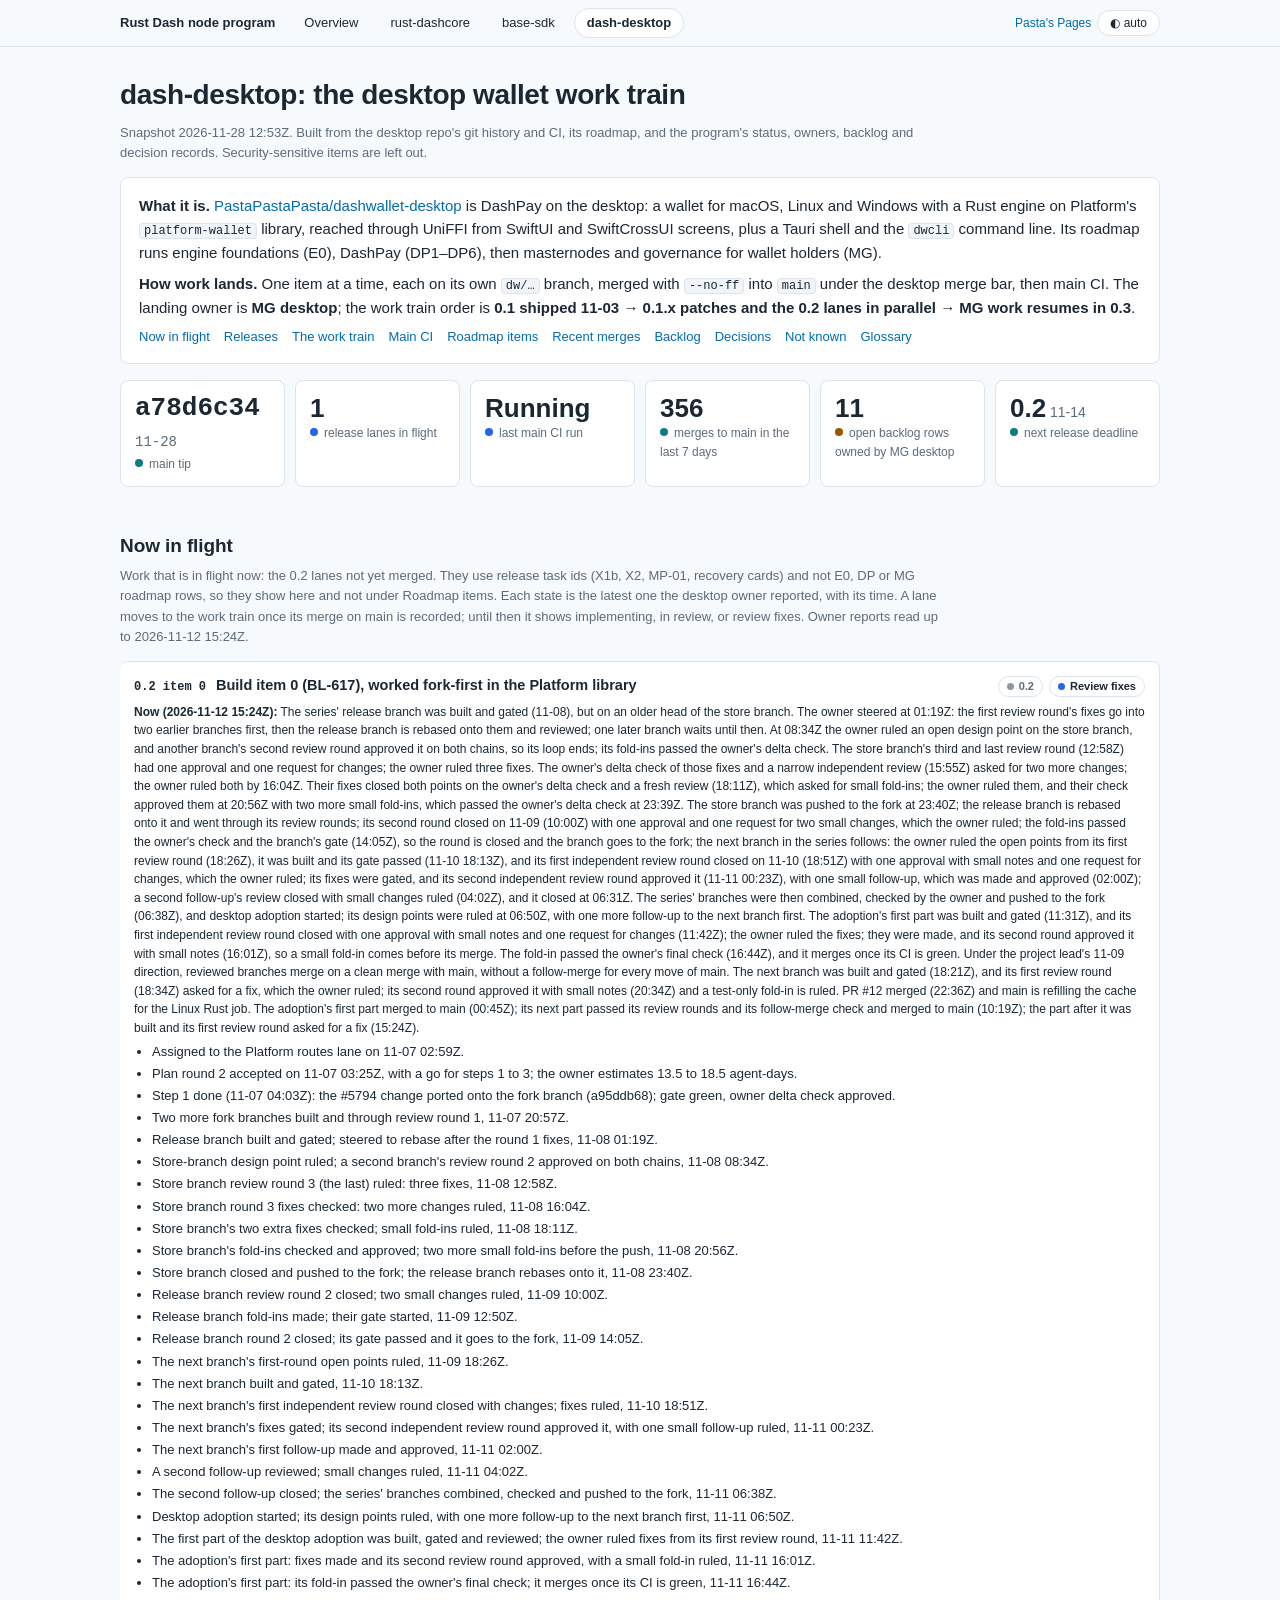
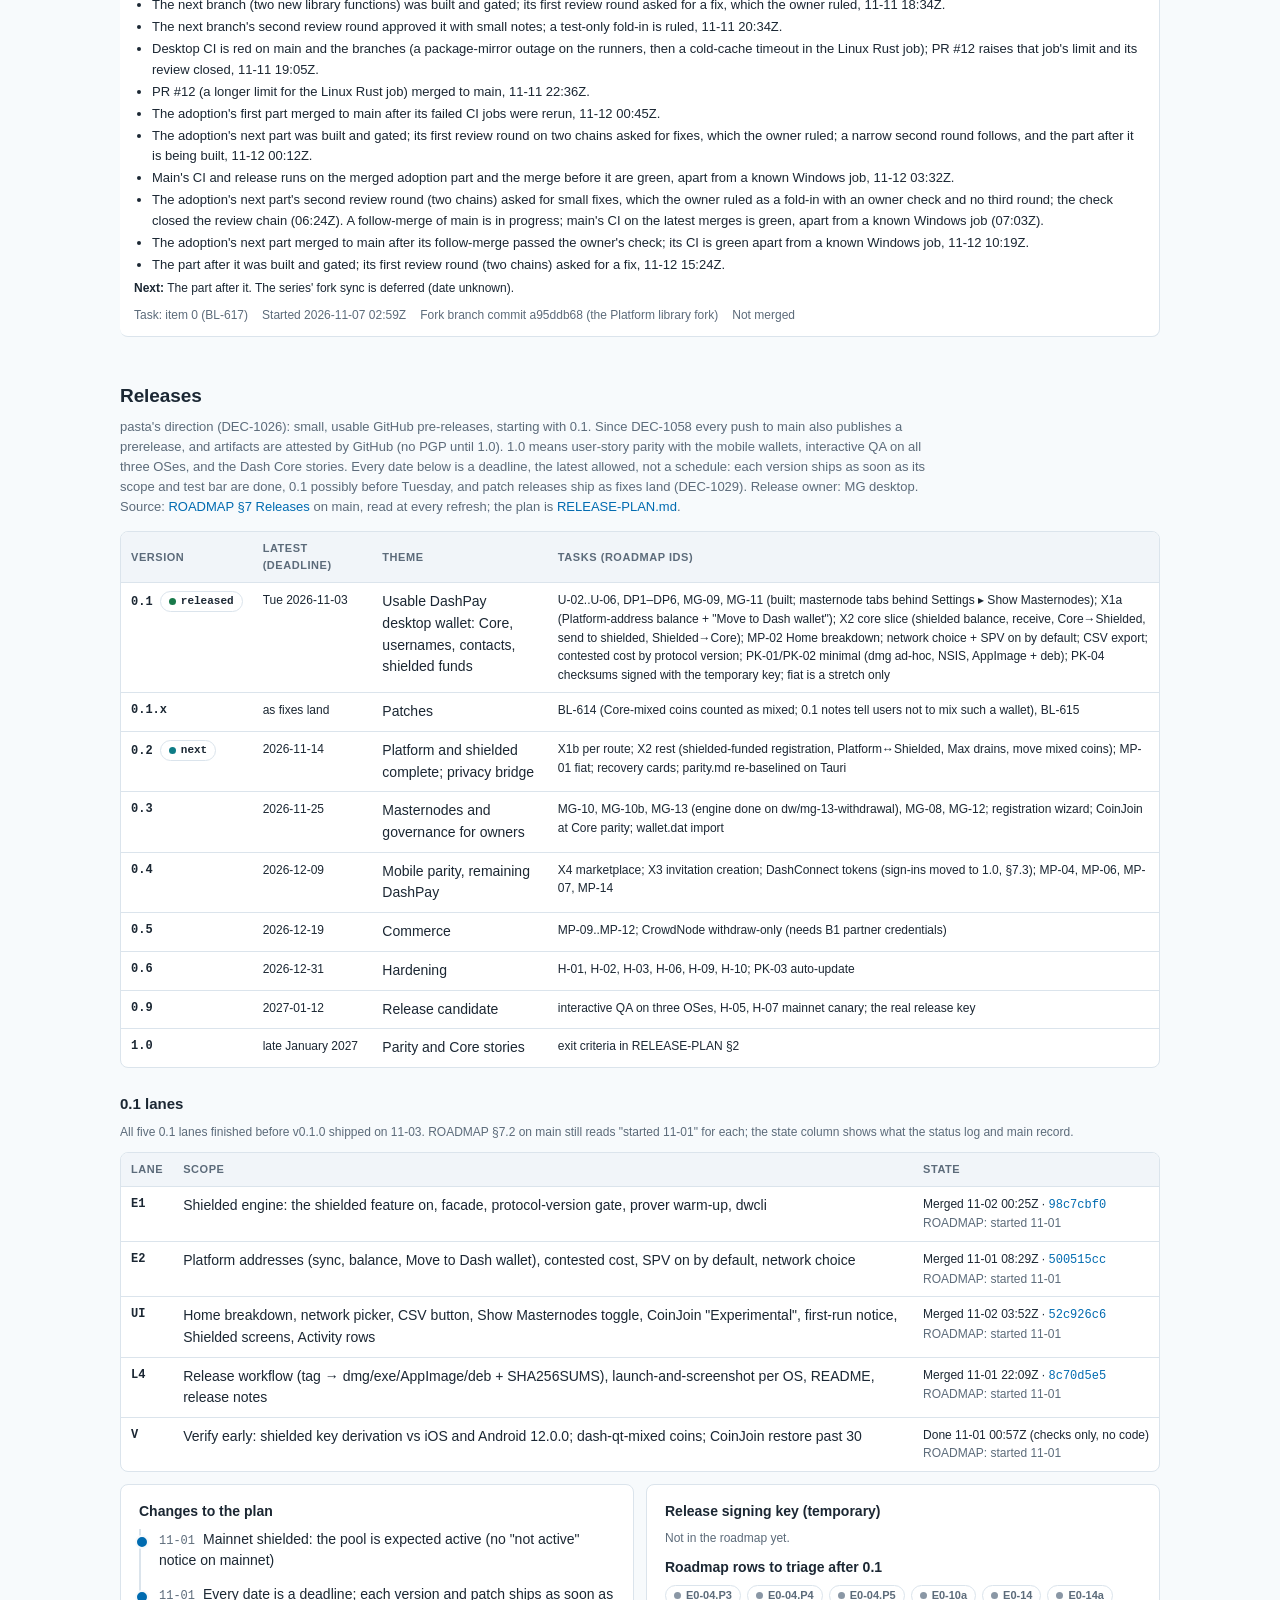
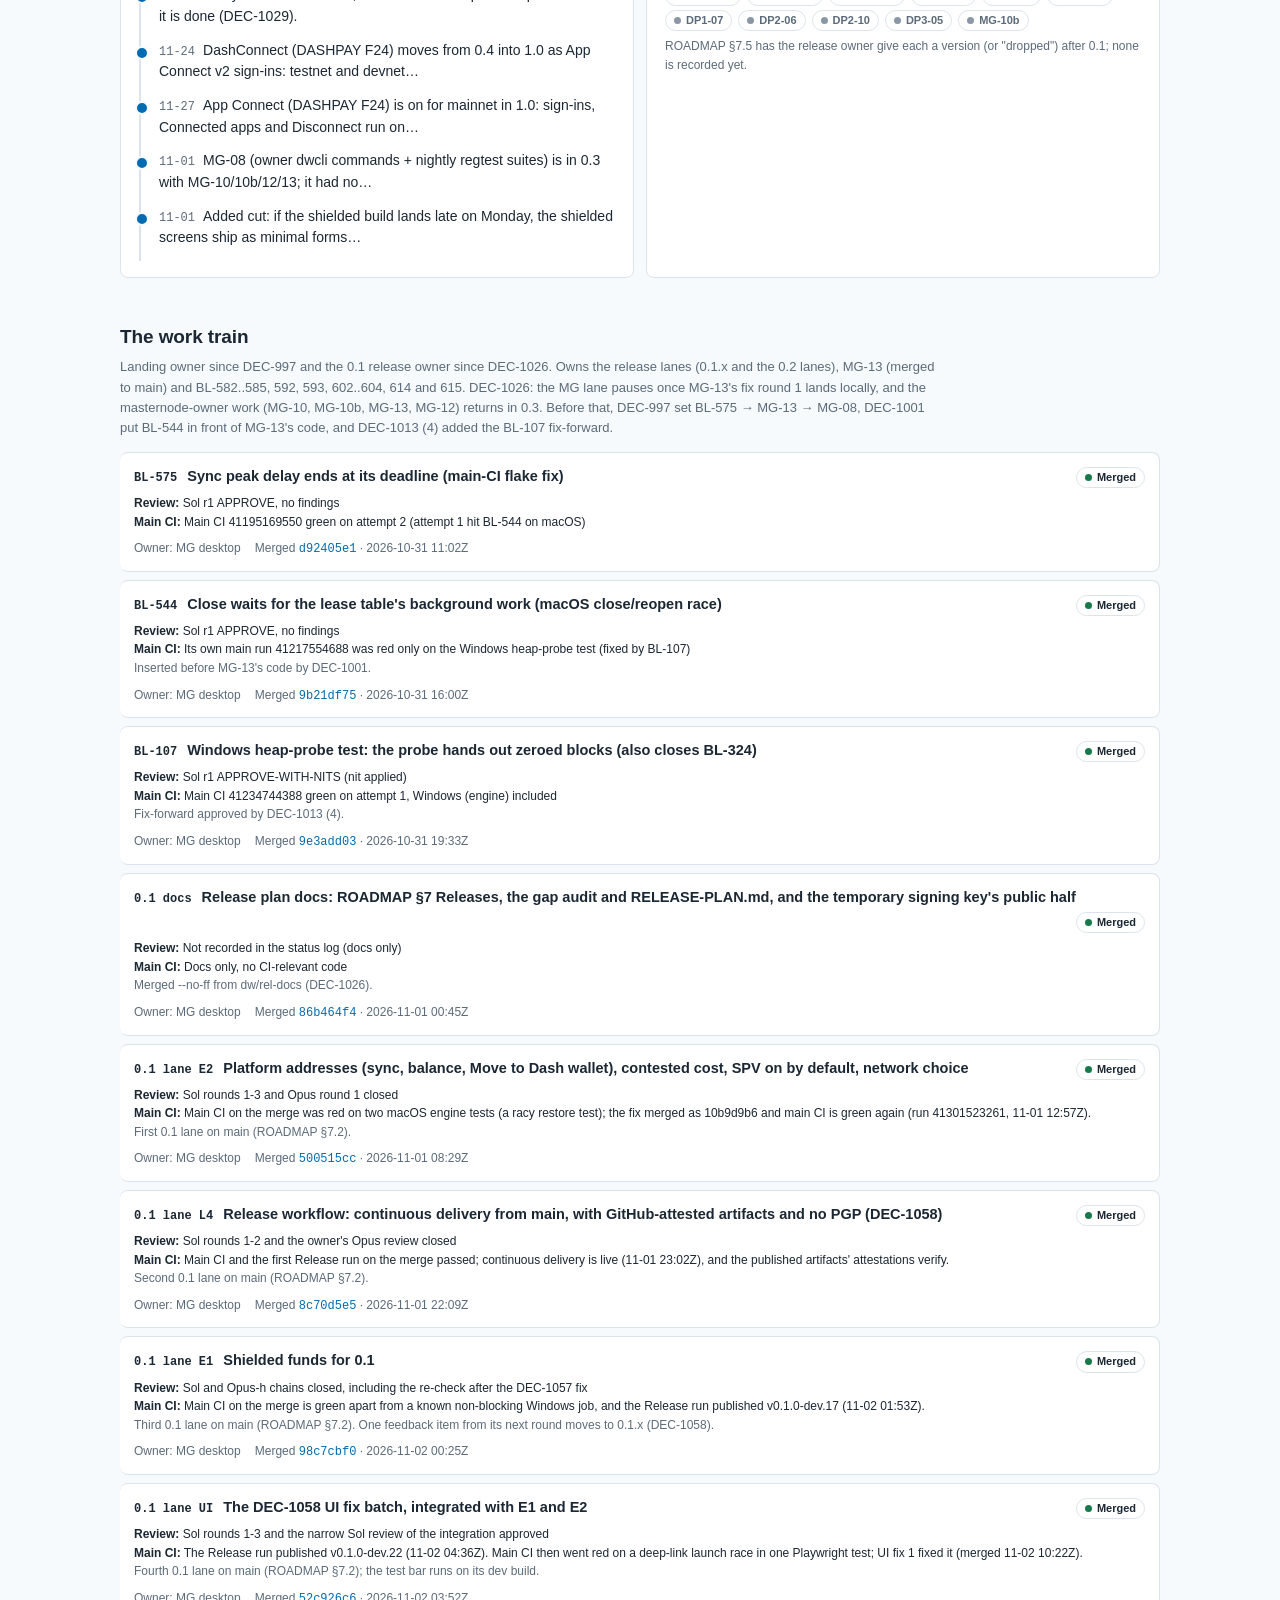
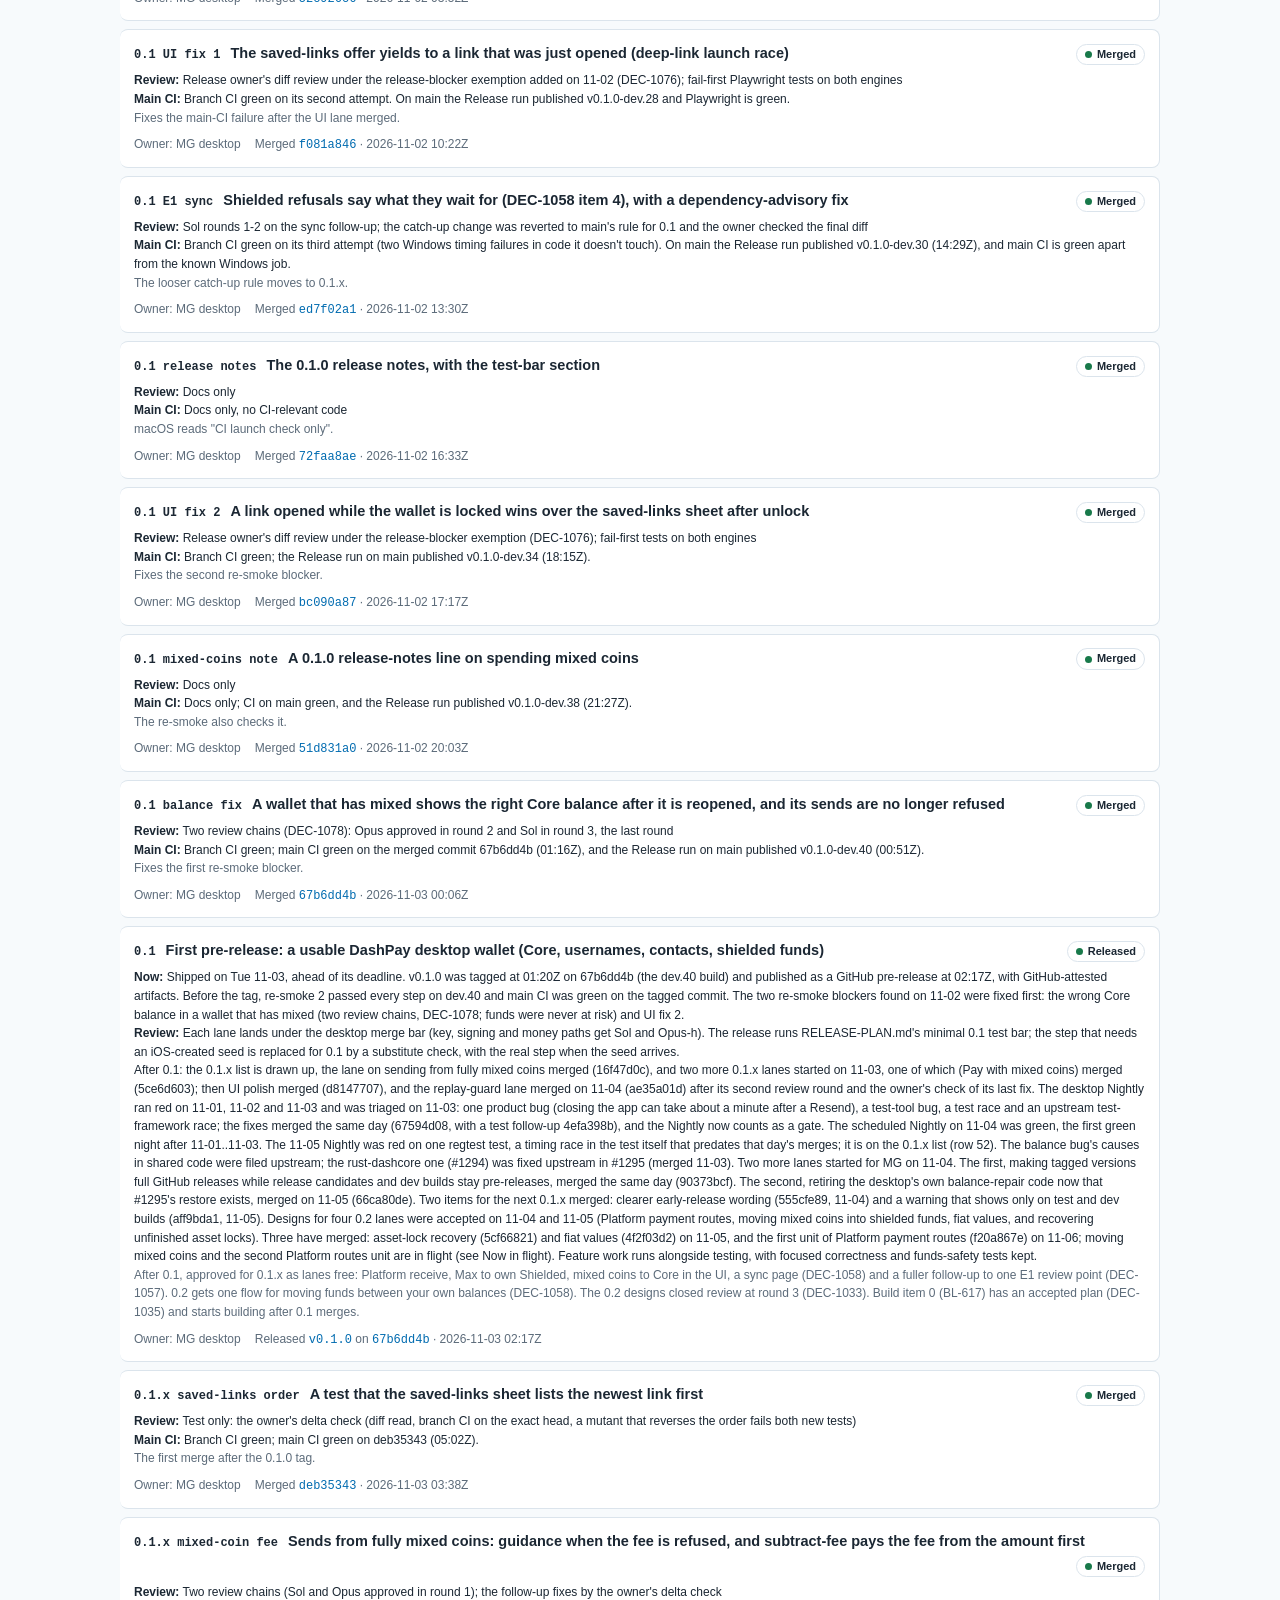
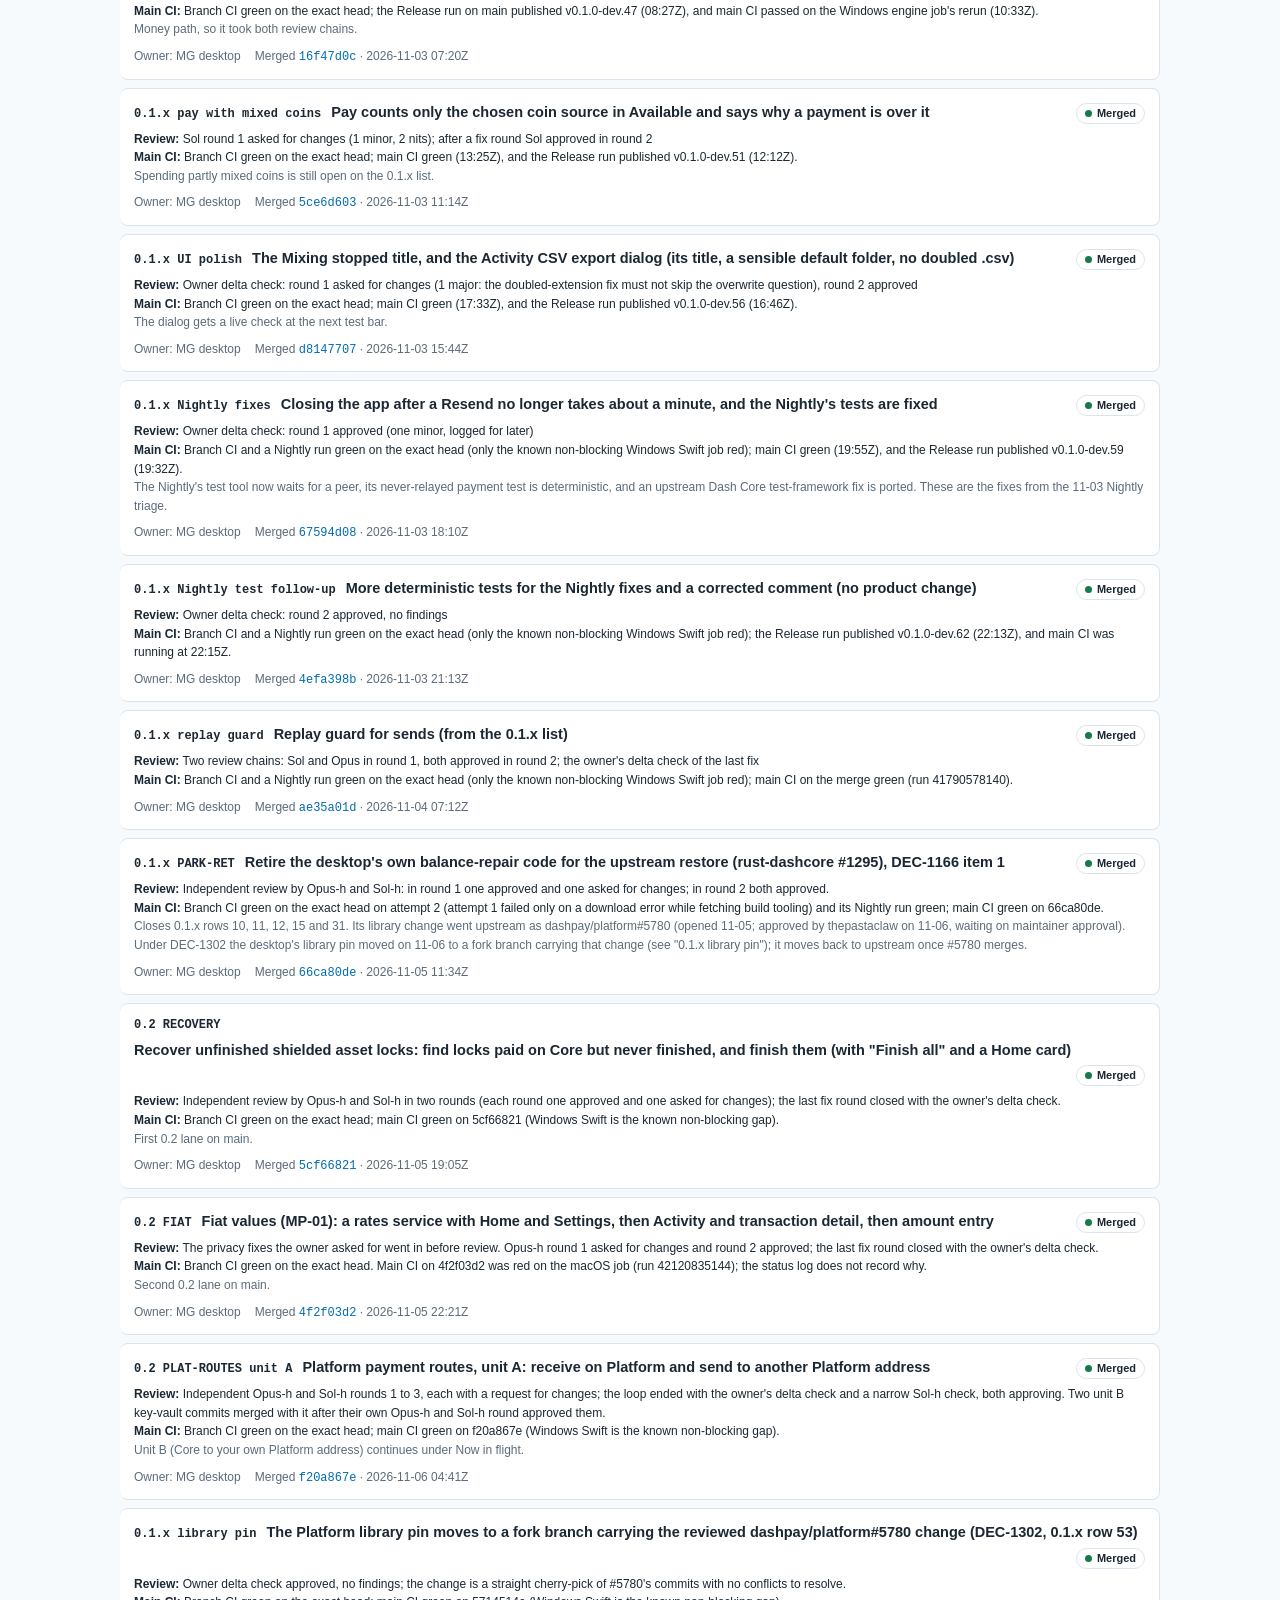
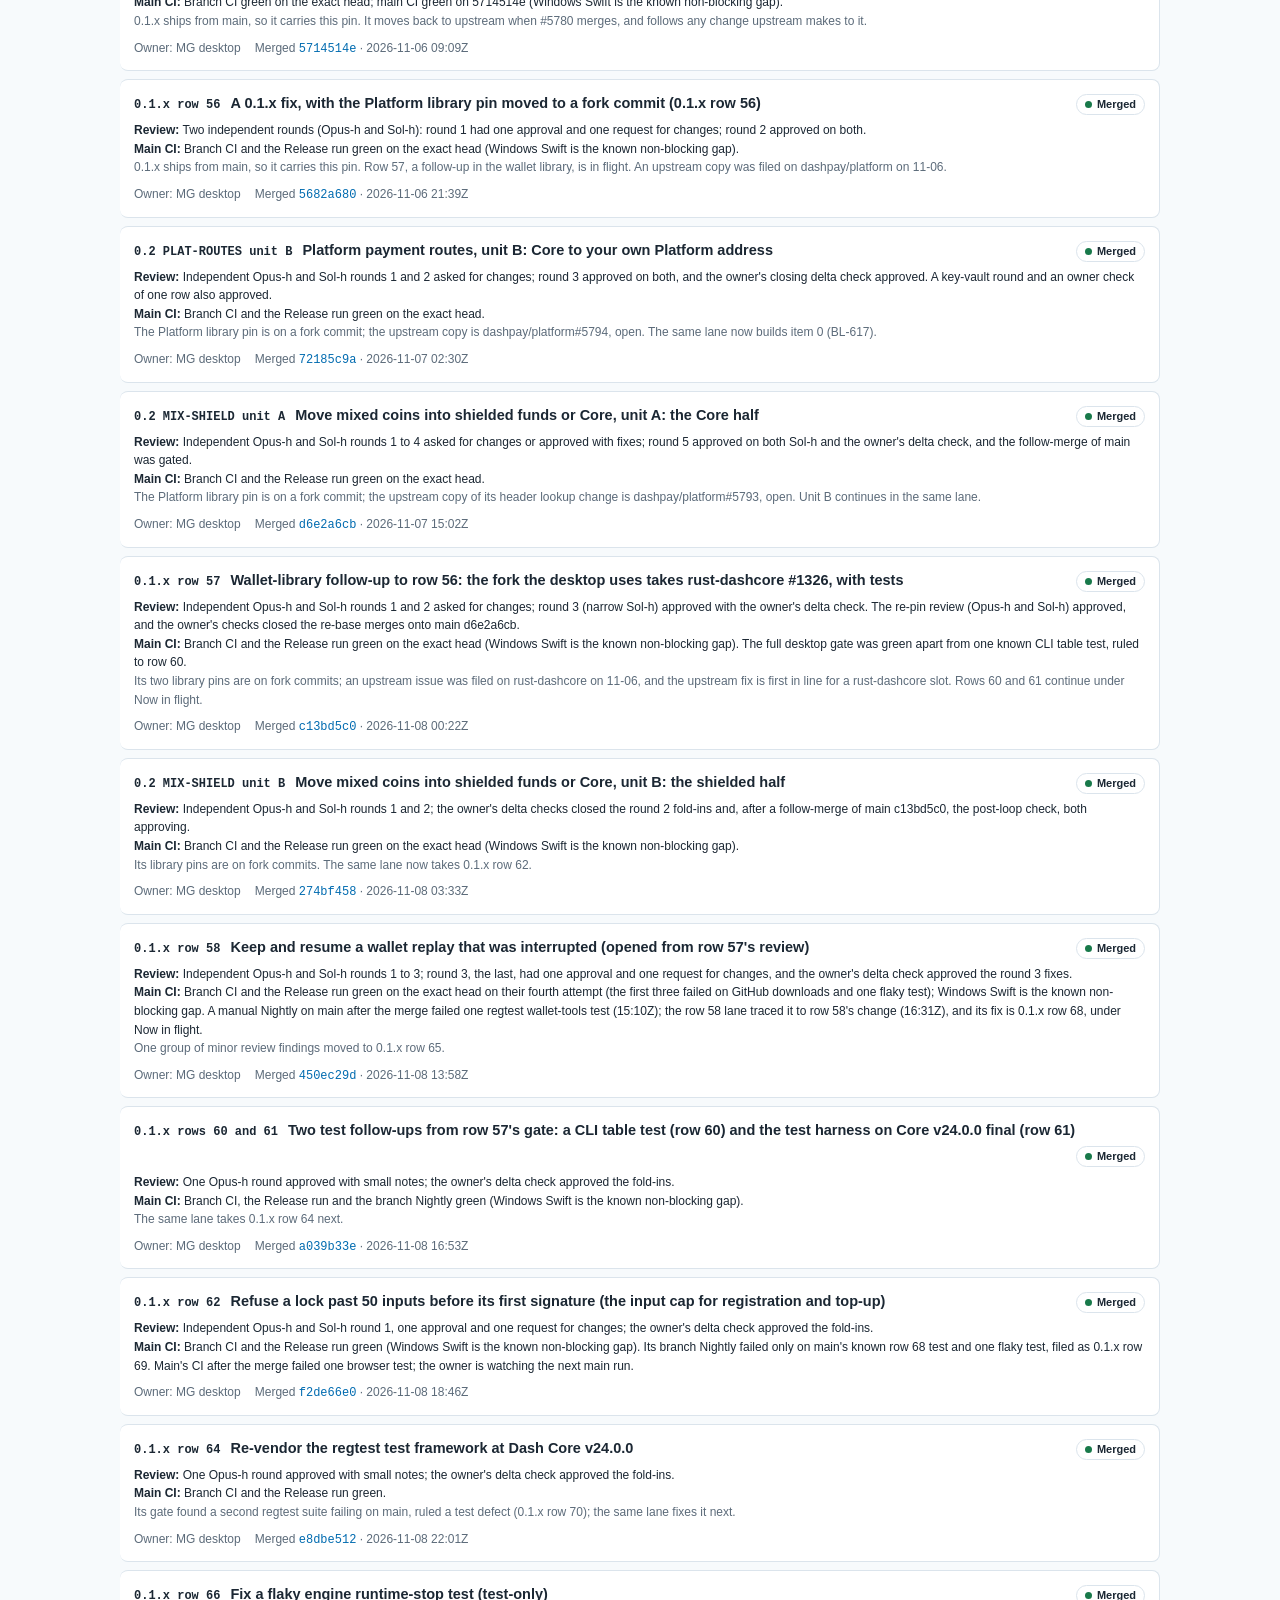
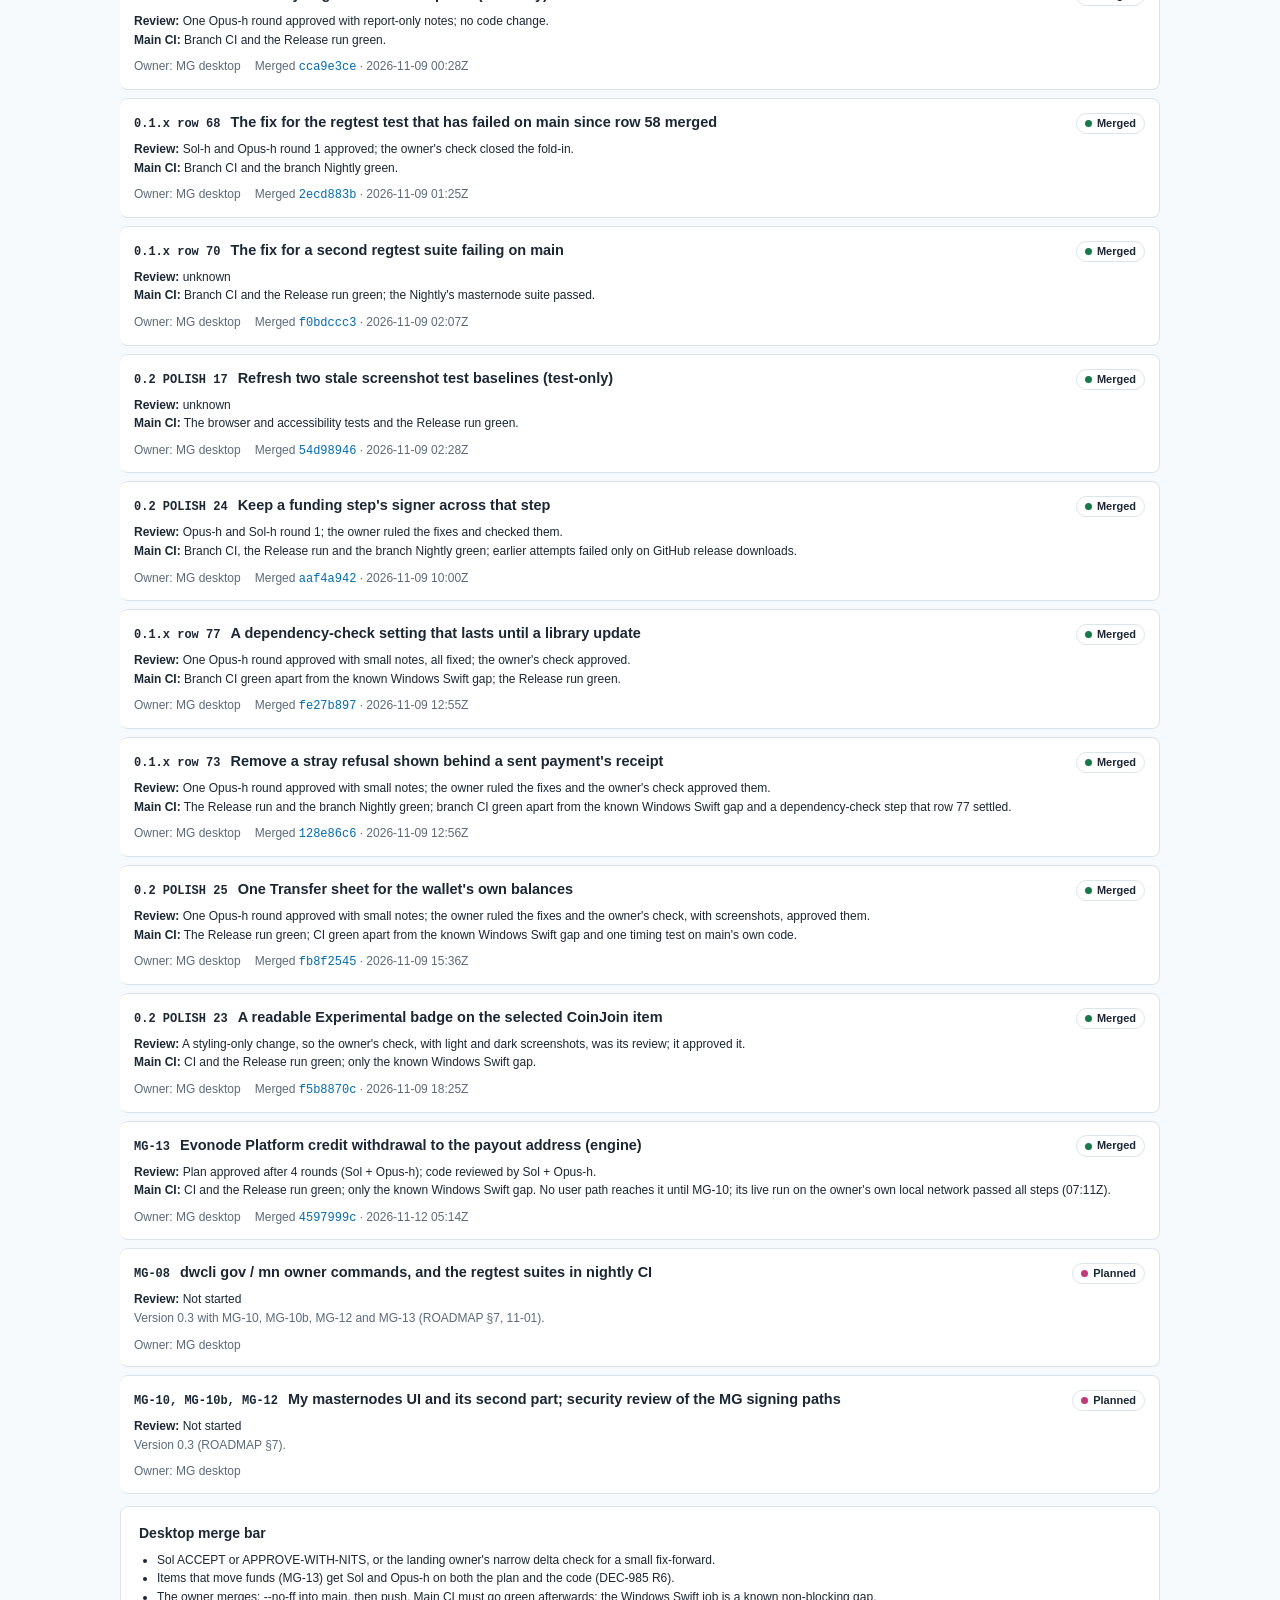
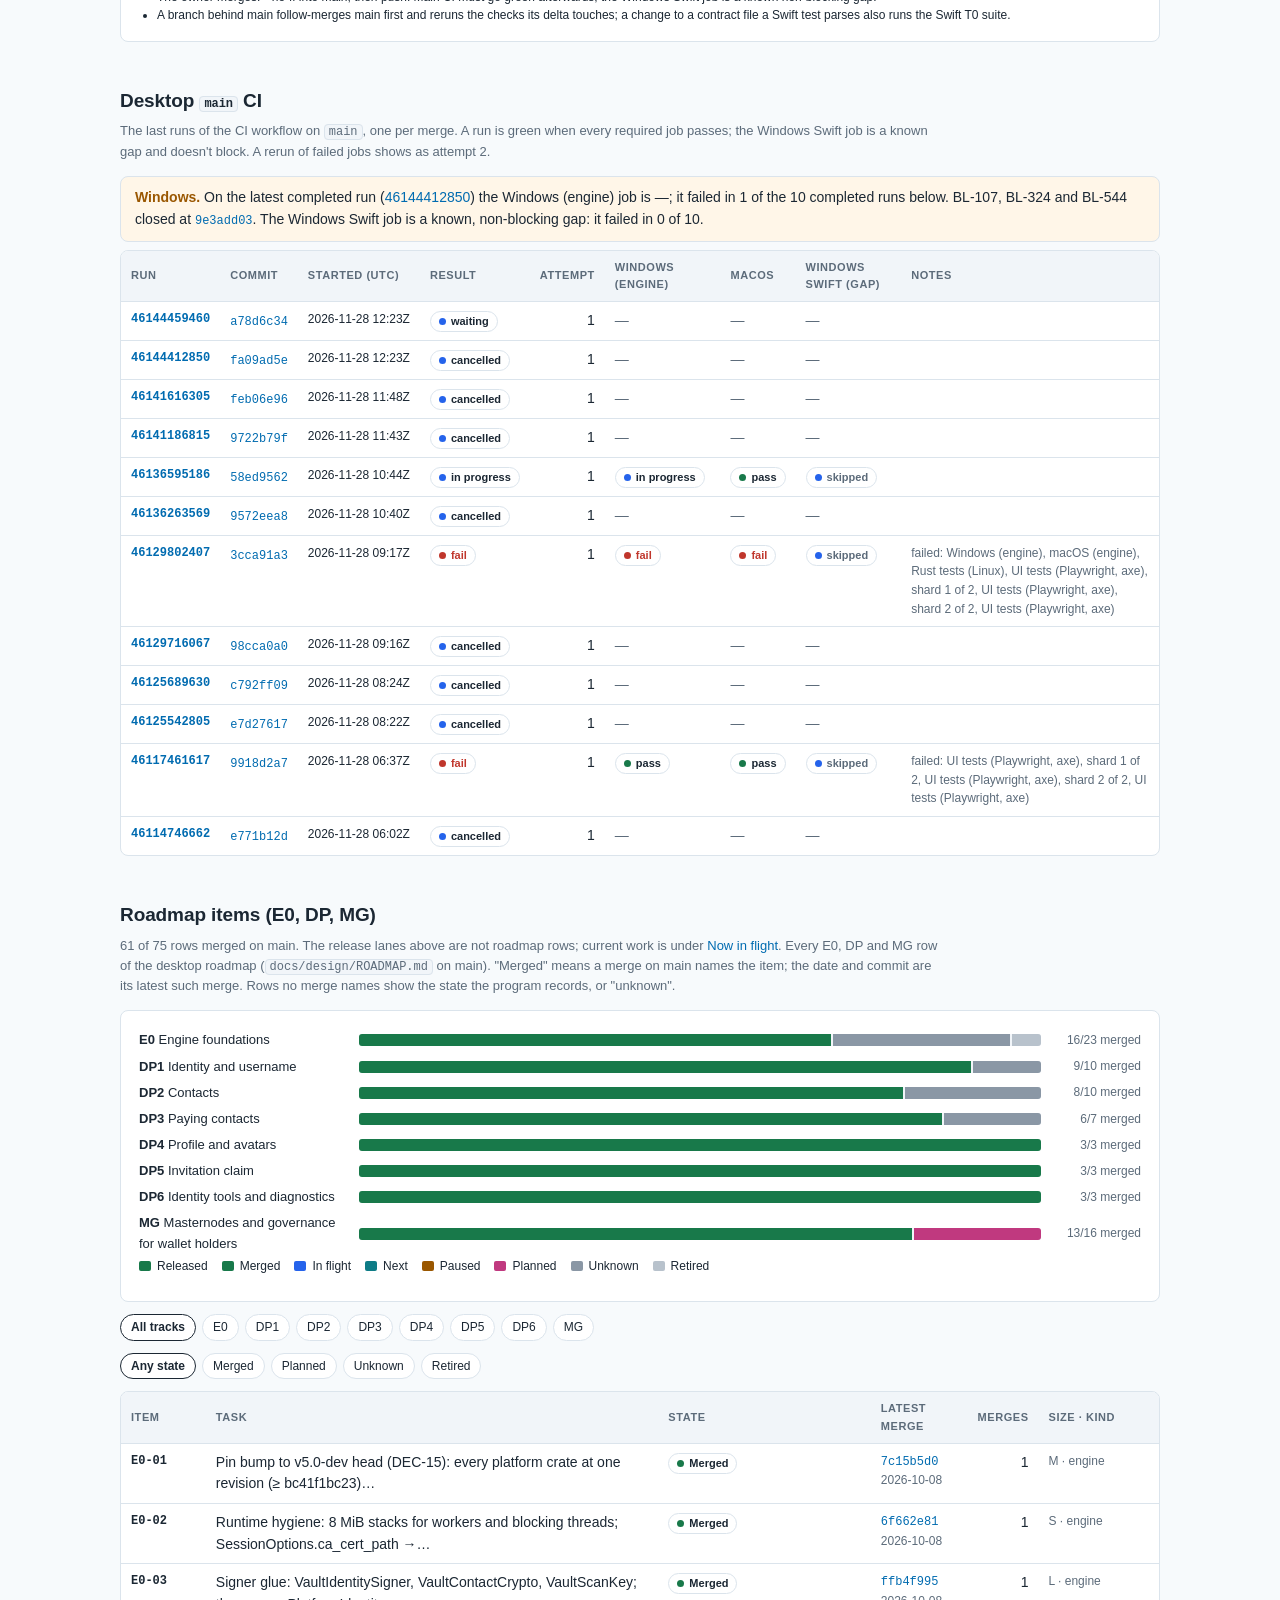
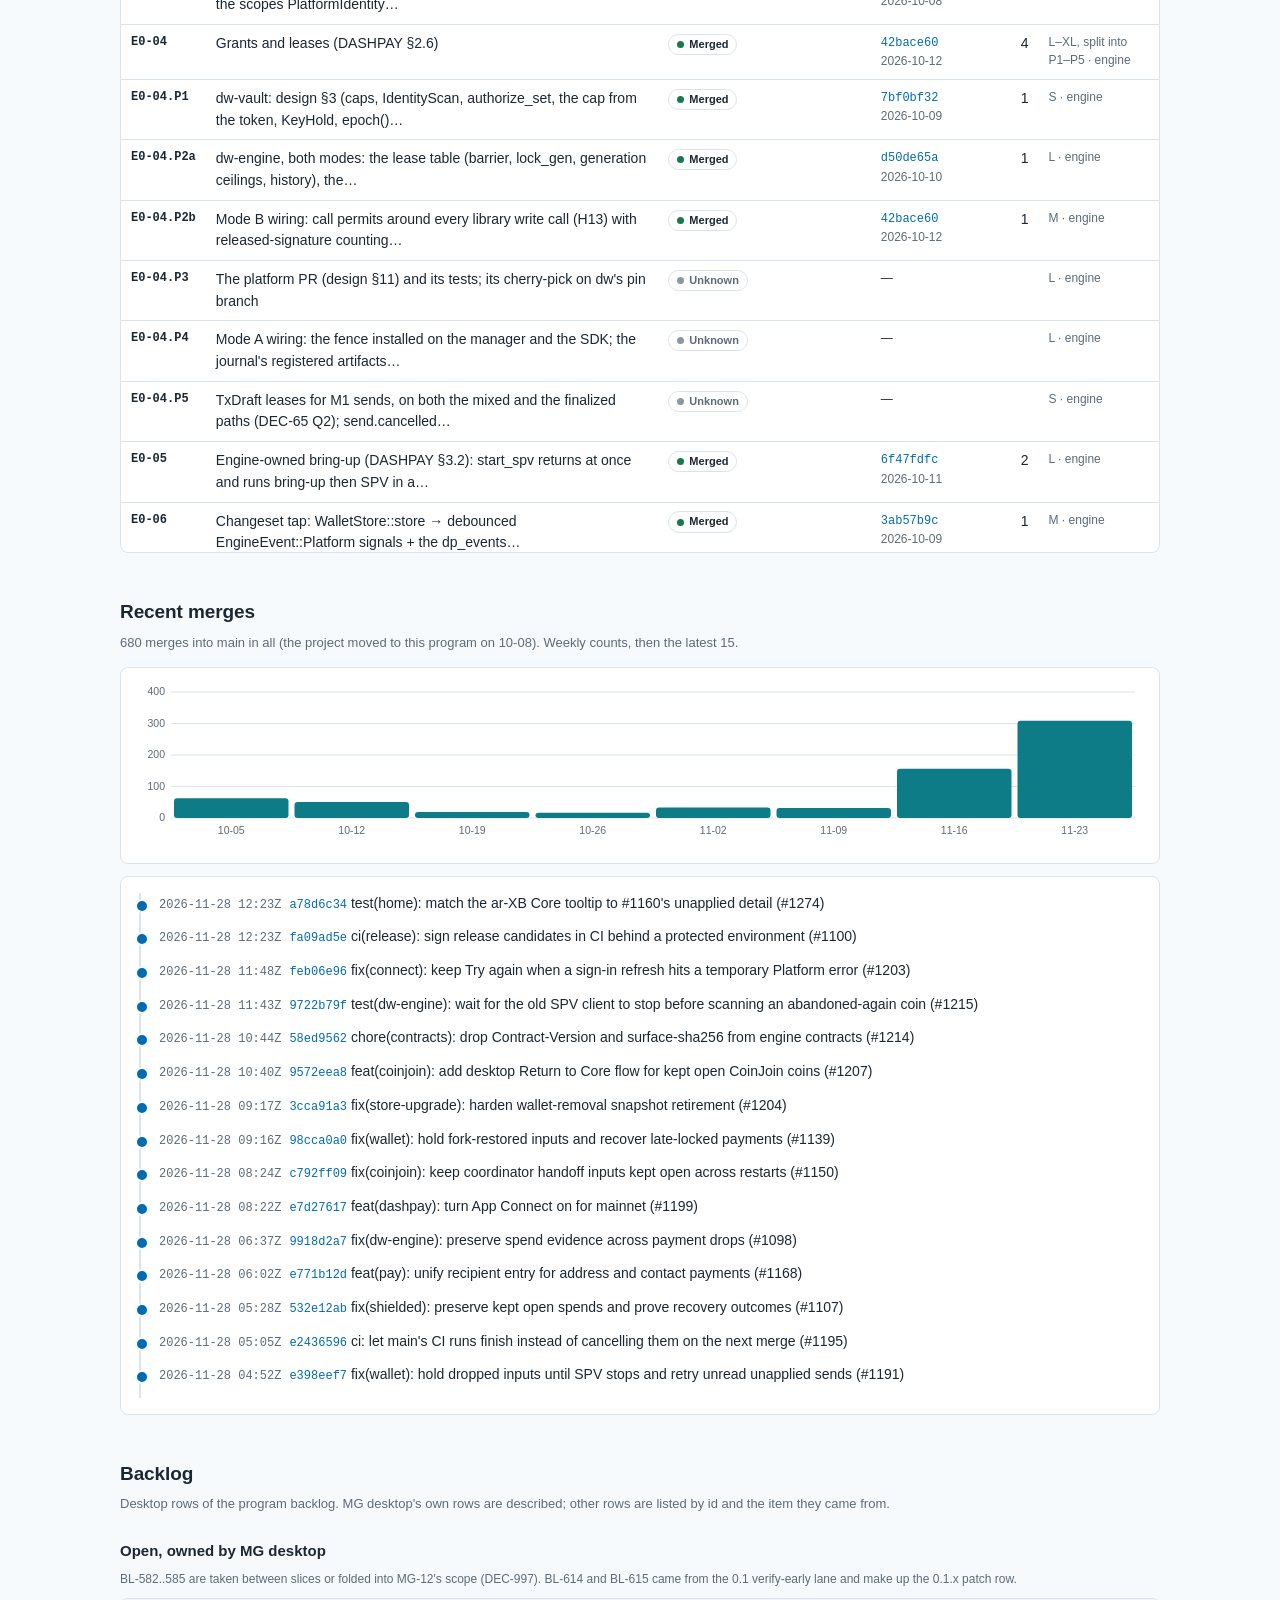
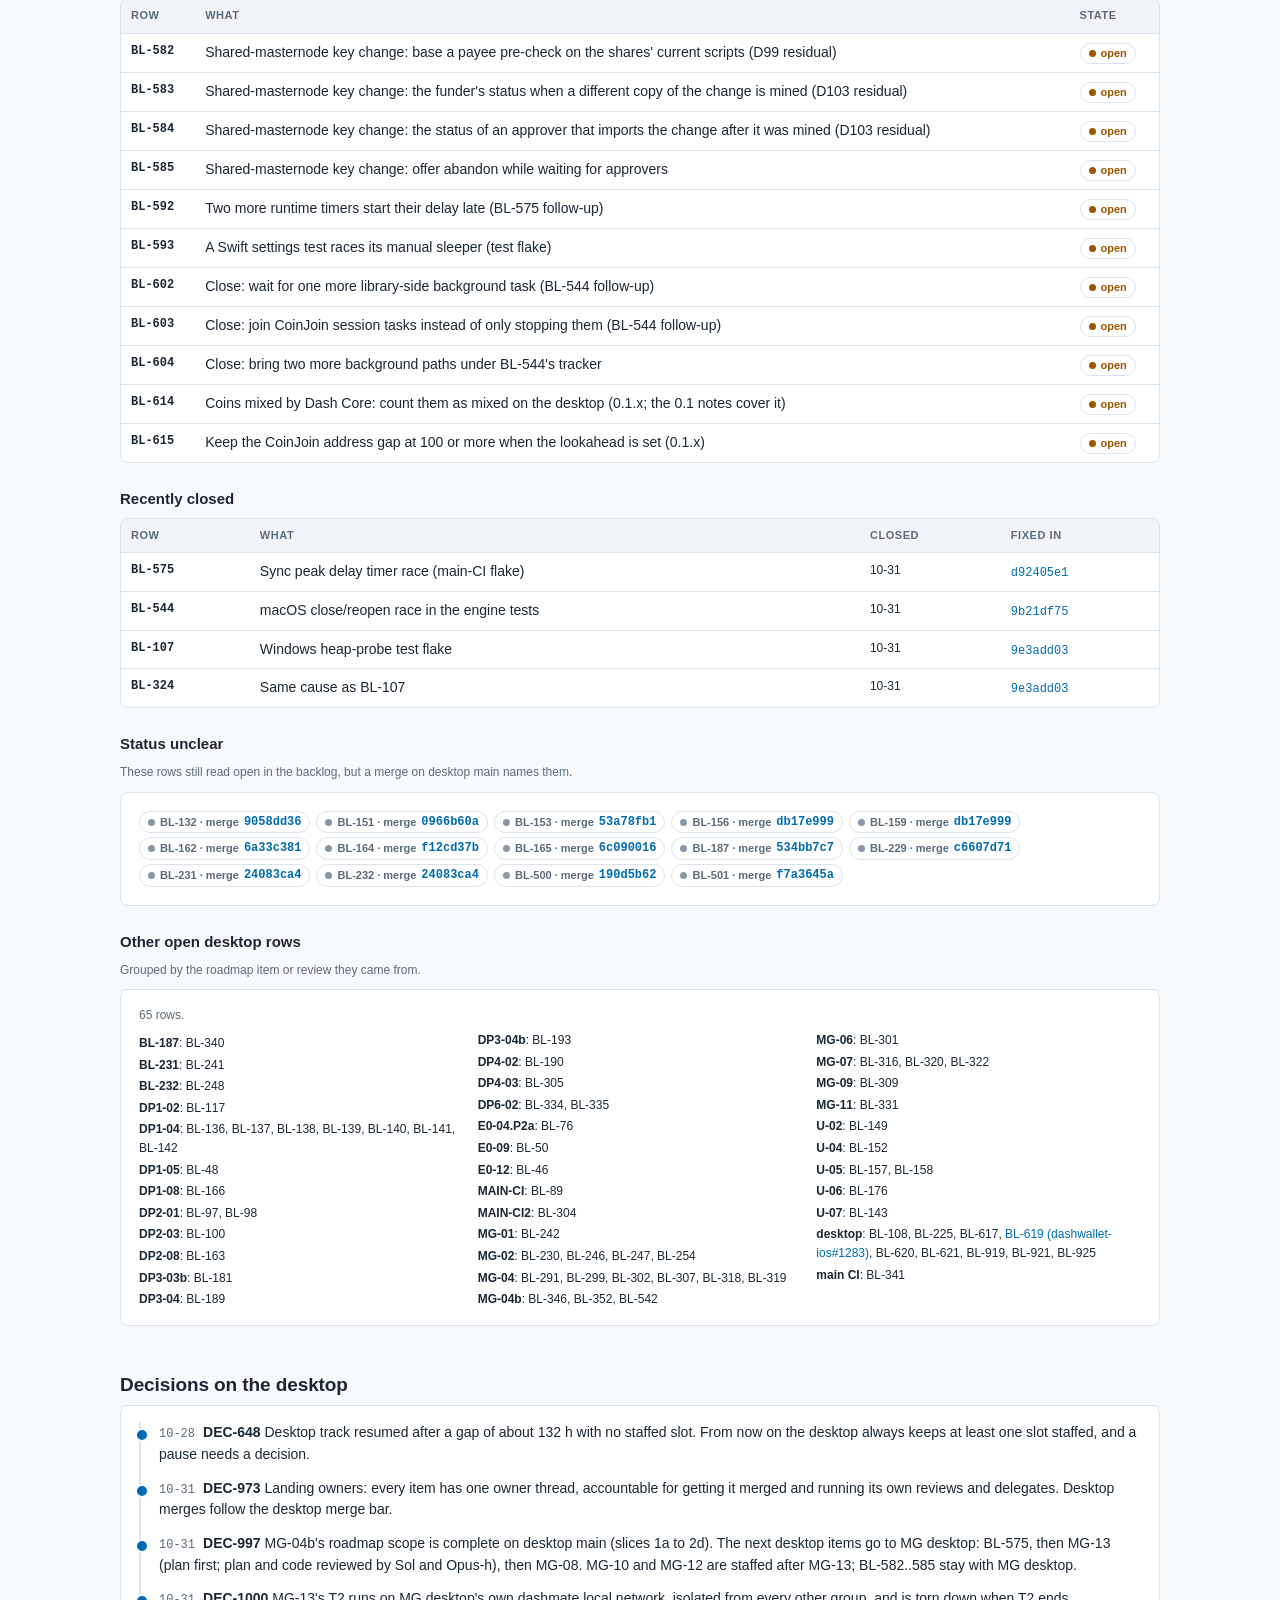
<file: node-program/dash-desktop.html>
<!doctype html>
<html lang="en">
<head>
<meta charset="utf-8">
<meta name="viewport" content="width=device-width, initial-scale=1">
<title>dash-desktop work train · Rust Dash node program</title>
<link rel="stylesheet" href="style.css">
</head>
<body>
<nav class="nav"><div class="in">
  <span class="brand">Rust Dash node program</span>
  <a class="tab" href="./">Overview</a>
  <a class="tab" href="rust-dashcore.html">rust-dashcore</a>
  <a class="tab" href="base-sdk.html">base-sdk</a>
  <a class="tab on" href="dash-desktop.html">dash-desktop</a>
  <span class="sp"></span>
  <a class="home" href="../">Pasta's Pages</a>
  <button id="themebtn" type="button">Theme: auto</button>
</div></nav>
<div class="wrap">

<h1>dash-desktop: the desktop wallet work train</h1>
<p class="sub">Snapshot 2026-11-28 12:53Z. Built from the desktop repo's git history and CI, its roadmap, and the program's status, owners, backlog and decision records. Security-sensitive items are left out.</p>

<div class="box lede">
  <p><b>What it is.</b> <a href="https://github.com/PastaPastaPasta/dashwallet-desktop">PastaPastaPasta/dashwallet-desktop</a> is DashPay on the desktop: a wallet for macOS, Linux and Windows with a Rust engine on Platform's <code>platform-wallet</code> library, reached through UniFFI from SwiftUI and SwiftCrossUI screens, plus a Tauri shell and the <code>dwcli</code> command line. Its roadmap runs engine foundations (E0), DashPay (DP1–DP6), then masternodes and governance for wallet holders (MG).</p>
  <p><b>How work lands.</b> One item at a time, each on its own <code>dw/…</code> branch, merged with <code>--no-ff</code> into <code>main</code> under the desktop merge bar, then main CI. <span id="defbranch"></span> The landing owner is <b id="owner"></b>; the work train order is <b id="order"></b>.</p>
  <div class="toc"><a href="#now">Now in flight</a><a href="#releases">Releases</a><a href="#train">The work train</a><a href="#ci">Main CI</a><a href="#items">Roadmap items</a><a href="#merges">Recent merges</a><a href="#backlog">Backlog</a><a href="#decisions">Decisions</a><a href="#unknown">Not known</a><a href="#gloss">Glossary</a></div>
</div>

<div class="kpis">
  <div class="kpi"><div class="n mono" id="k-tip">–</div><div class="l"><span class="dot" style="background:var(--fork)"></span>main tip</div></div>
  <div class="kpi"><div class="n" id="k-lanes">–</div><div class="l"><span class="dot" style="background:var(--s-progress)"></span>release lanes in flight</div></div>
  <div class="kpi"><div class="n" id="k-ci">–</div><div class="l"><span class="dot" id="k-ci-dot" style="background:var(--s-merged)"></span>last main CI run</div></div>
  <div class="kpi"><div class="n" id="k-week">–</div><div class="l"><span class="dot" style="background:var(--fork)"></span>merges to main in the last 7 days</div></div>
  <div class="kpi"><div class="n" id="k-bl">–</div><div class="l"><span class="dot" style="background:var(--warn)"></span>open backlog rows owned by MG desktop</div></div>
  <div class="kpi"><div class="n" id="k-rel">–</div><div class="l"><span class="dot" style="background:var(--s-ready)"></span>next release deadline</div></div>
</div>

<h2 id="now">Now in flight</h2>
<p class="sub" id="now-sub"></p>
<div id="lanelist"></div>

<section id="rel-sec" hidden>
<h2 id="releases">Releases</h2>
<p class="sub" id="rel-sub"></p>
<div class="tbl"><div class="scroll"><table id="reltable"></table></div></div>
<h3>0.1 lanes</h3>
<p class="small muted" id="lanenote"></p>
<div class="tbl"><table id="lanetable"></table></div>
<div class="grid g2" style="margin-top:12px">
  <div class="box"><b>Changes to the plan</b><ul class="tl" id="relchanges" style="margin-top:6px"></ul></div>
  <div class="box"><b>Release signing key (temporary)</b><div class="small" id="relkey" style="margin-top:6px"></div>
    <div style="margin-top:10px"><b>Roadmap rows to triage after 0.1</b></div><div class="small" id="reltriage" style="margin-top:4px"></div></div>
</div>
</section>

<h2 id="train">The work train</h2>
<p class="sub" id="train-sub"></p>
<div id="trainlist"></div>
<div class="box" style="margin-top:12px"><b>Desktop merge bar</b><ul class="small" id="mergebar" style="margin:6px 0 0;padding-left:18px"></ul></div>

<h2 id="ci">Desktop <code>main</code> CI</h2>
<p class="sub">The last runs of the CI workflow on <code>main</code>, one per merge. A run is green when every required job passes; the Windows Swift job is a known gap and doesn't block. A rerun of failed jobs shows as attempt 2.</p>
<div id="ci-callout"></div>
<div class="tbl"><div class="scroll"><table id="citable"></table></div></div>

<h2 id="items">Roadmap items (E0, DP, MG)</h2>
<p class="sub"><span id="items-count"></span> The release lanes above are not roadmap rows; current work is under <a href="#now">Now in flight</a>. Every E0, DP and MG row of the desktop roadmap (<code>docs/design/ROADMAP.md</code> on main). "Merged" means a merge on main names the item; the date and commit are its latest such merge. Rows no merge names show the state the program records, or "unknown".</p>
<div class="box" id="trackbars"></div>
<div class="filters" id="filters" style="margin-top:12px"></div>
<div class="tbl"><div class="scroll" style="max-height:760px"><table id="itemtable"></table></div></div>

<h2 id="merges">Recent merges</h2>
<p class="sub" id="merges-sub"></p>
<div class="chart"><svg id="wk" width="100%"></svg></div>
<div class="box" style="margin-top:12px"><ul class="tl" id="tl"></ul></div>

<h2 id="backlog">Backlog</h2>
<p class="sub">Desktop rows of the program backlog. MG desktop's own rows are described; other rows are listed by id and the item they came from.</p>
<h3>Open, owned by MG desktop</h3>
<p class="small muted" id="bl-mg-note"></p>
<div class="tbl"><table id="bltable"></table></div>
<h3>Recently closed</h3>
<div class="tbl"><table id="blclosed"></table></div>
<h3>Status unclear</h3>
<p class="small muted">These rows still read open in the backlog, but a merge on desktop main names them.</p>
<div class="box" id="blunclear"></div>
<h3>Other open desktop rows</h3>
<p class="small muted">Grouped by the roadmap item or review they came from.</p>
<div class="box" id="blother"></div>

<h2 id="decisions">Decisions on the desktop</h2>
<div class="box"><ul class="tl" id="declist"></ul></div>

<h2 id="unknown">Not known from the sources</h2>
<div class="box"><ul class="small" id="unknownlist" style="margin:0;padding-left:18px"></ul></div>

<h2 id="gloss">Glossary</h2>
<div class="box"><dl class="gloss">
  <dt>Desktop merge bar</dt><dd>What a desktop branch needs before its owner merges it into <code>main</code>; listed under the work train above.</dd>
  <dt>Landing owner</dt><dd>The one agent thread accountable for getting an item merged: it runs the reviews, the delegates and the merge.</dd>
  <dt>Sol, Opus-h</dt><dd>The two reviewers: GPT Sol, and Claude Opus at high effort. "r1", "r2" are review rounds.</dd>
  <dt>T0 / T1 / T2</dt><dd>Test tiers: unit and fixture tests; dashd regtest; a dashmate local network (Platform and Core).</dd>
  <dt>E0, DP, MG</dt><dd>Roadmap tracks: engine foundations; DashPay (identity, contacts, payments, profiles, invitations, identity tools); masternodes and governance for wallet holders.</dd>
  <dt>0.1 … 1.0</dt><dd>GitHub pre-releases (DEC-1026). Each version maps roadmap tasks to a deadline (the latest allowed date; it ships when done, DEC-1029); ROADMAP §7 records the map and every change to it.</dd>
  <dt>E1, E2, UI, L4, V</dt><dd>The 0.1 release lanes: shielded engine; Platform addresses; screens; release workflow; early verification. Not the E0 roadmap track.</dd>
  <dt>BL-n</dt><dd>A program backlog row: a follow-up, flake or residual filed during review or CI.</dd>
</dl></div>

<footer>Snapshot 2026-11-28 12:53Z. Published from a Claude Code session; figures come from git and GitHub at that time and will drift.</footer>
</div>

<script src="common.js"></script>
<script>
const D = {"asOf": "2026-11-28 12:50Z", "docsCommit": "380835c1", "owner": "MG desktop", "ownerNote": "Landing owner since DEC-997 and the 0.1 release owner since DEC-1026. Owns the release lanes (0.1.x and the 0.2 lanes), MG-13 (merged to main) and BL-582..585, 592, 593, 602..604, 614 and 615.", "order": "0.1 shipped 11-03 → 0.1.x patches and the 0.2 lanes in parallel → MG work resumes in 0.3", "orderNote": "DEC-1026: the MG lane pauses once MG-13's fix round 1 lands locally, and the masternode-owner work (MG-10, MG-10b, MG-13, MG-12) returns in 0.3. Before that, DEC-997 set BL-575 → MG-13 → MG-08, DEC-1001 put BL-544 in front of MG-13's code, and DEC-1013 (4) added the BL-107 fix-forward.", "mergeBar": ["Sol ACCEPT or APPROVE-WITH-NITS, or the landing owner's narrow delta check for a small fix-forward.", "Items that move funds (MG-13) get Sol and Opus-h on both the plan and the code (DEC-985 R6).", "The owner merges: --no-ff into main, then push. Main CI must go green afterwards; the Windows Swift job is a known non-blocking gap.", "A branch behind main follow-merges main first and reruns the checks its delta touches; a change to a contract file a Swift test parses also runs the Swift T0 suite."], "train": [{"id": "BL-575", "title": "Sync peak delay ends at its deadline (main-CI flake fix)", "state": "merged", "sha": "d92405e1", "date": "2026-10-31 11:02Z", "review": "Sol r1 APPROVE, no findings", "ci": "Main CI 41195169550 green on attempt 2 (attempt 1 hit BL-544 on macOS)"}, {"id": "BL-544", "title": "Close waits for the lease table's background work (macOS close/reopen race)", "state": "merged", "sha": "9b21df75", "date": "2026-10-31 16:00Z", "review": "Sol r1 APPROVE, no findings", "ci": "Its own main run 41217554688 was red only on the Windows heap-probe test (fixed by BL-107)", "note": "Inserted before MG-13's code by DEC-1001."}, {"id": "BL-107", "title": "Windows heap-probe test: the probe hands out zeroed blocks (also closes BL-324)", "state": "merged", "sha": "9e3add03", "date": "2026-10-31 19:33Z", "review": "Sol r1 APPROVE-WITH-NITS (nit applied)", "ci": "Main CI 41234744388 green on attempt 1, Windows (engine) included", "note": "Fix-forward approved by DEC-1013 (4)."}, {"id": "0.1 docs", "title": "Release plan docs: ROADMAP §7 Releases, the gap audit and RELEASE-PLAN.md, and the temporary signing key's public half", "state": "merged", "sha": "86b464f4", "date": "2026-11-01 00:45Z", "review": "Not recorded in the status log (docs only)", "ci": "Docs only, no CI-relevant code", "note": "Merged --no-ff from dw/rel-docs (DEC-1026)."}, {"id": "0.1 lane E2", "title": "Platform addresses (sync, balance, Move to Dash wallet), contested cost, SPV on by default, network choice", "state": "merged", "sha": "500515cc", "date": "2026-11-01 08:29Z", "review": "Sol rounds 1-3 and Opus round 1 closed", "ci": "Main CI on the merge was red on two macOS engine tests (a racy restore test); the fix merged as 10b9d9b6 and main CI is green again (run 41301523261, 11-01 12:57Z).", "note": "First 0.1 lane on main (ROADMAP §7.2)."}, {"id": "0.1 lane L4", "title": "Release workflow: continuous delivery from main, with GitHub-attested artifacts and no PGP (DEC-1058)", "state": "merged", "sha": "8c70d5e5", "date": "2026-11-01 22:09Z", "review": "Sol rounds 1-2 and the owner's Opus review closed", "ci": "Main CI and the first Release run on the merge passed; continuous delivery is live (11-01 23:02Z), and the published artifacts' attestations verify.", "note": "Second 0.1 lane on main (ROADMAP §7.2)."}, {"id": "0.1 lane E1", "title": "Shielded funds for 0.1", "state": "merged", "sha": "98c7cbf0", "date": "2026-11-02 00:25Z", "review": "Sol and Opus-h chains closed, including the re-check after the DEC-1057 fix", "ci": "Main CI on the merge is green apart from a known non-blocking Windows job, and the Release run published v0.1.0-dev.17 (11-02 01:53Z).", "note": "Third 0.1 lane on main (ROADMAP §7.2). One feedback item from its next round moves to 0.1.x (DEC-1058)."}, {"id": "0.1 lane UI", "title": "The DEC-1058 UI fix batch, integrated with E1 and E2", "state": "merged", "sha": "52c926c6", "date": "2026-11-02 03:52Z", "review": "Sol rounds 1-3 and the narrow Sol review of the integration approved", "ci": "The Release run published v0.1.0-dev.22 (11-02 04:36Z). Main CI then went red on a deep-link launch race in one Playwright test; UI fix 1 fixed it (merged 11-02 10:22Z).", "note": "Fourth 0.1 lane on main (ROADMAP §7.2); the test bar runs on its dev build."}, {"id": "0.1 UI fix 1", "title": "The saved-links offer yields to a link that was just opened (deep-link launch race)", "state": "merged", "sha": "f081a846", "date": "2026-11-02 10:22Z", "review": "Release owner's diff review under the release-blocker exemption added on 11-02 (DEC-1076); fail-first Playwright tests on both engines", "ci": "Branch CI green on its second attempt. On main the Release run published v0.1.0-dev.28 and Playwright is green.", "note": "Fixes the main-CI failure after the UI lane merged."}, {"id": "0.1 E1 sync", "title": "Shielded refusals say what they wait for (DEC-1058 item 4), with a dependency-advisory fix", "state": "merged", "sha": "ed7f02a1", "date": "2026-11-02 13:30Z", "review": "Sol rounds 1-2 on the sync follow-up; the catch-up change was reverted to main's rule for 0.1 and the owner checked the final diff", "ci": "Branch CI green on its third attempt (two Windows timing failures in code it doesn't touch). On main the Release run published v0.1.0-dev.30 (14:29Z), and main CI is green apart from the known Windows job.", "note": "The looser catch-up rule moves to 0.1.x."}, {"id": "0.1 release notes", "title": "The 0.1.0 release notes, with the test-bar section", "state": "merged", "sha": "72faa8ae", "date": "2026-11-02 16:33Z", "review": "Docs only", "ci": "Docs only, no CI-relevant code", "note": "macOS reads \"CI launch check only\"."}, {"id": "0.1 UI fix 2", "title": "A link opened while the wallet is locked wins over the saved-links sheet after unlock", "state": "merged", "sha": "bc090a87", "date": "2026-11-02 17:17Z", "review": "Release owner's diff review under the release-blocker exemption (DEC-1076); fail-first tests on both engines", "ci": "Branch CI green; the Release run on main published v0.1.0-dev.34 (18:15Z).", "note": "Fixes the second re-smoke blocker."}, {"id": "0.1 mixed-coins note", "title": "A 0.1.0 release-notes line on spending mixed coins", "state": "merged", "sha": "51d831a0", "date": "2026-11-02 20:03Z", "review": "Docs only", "ci": "Docs only; CI on main green, and the Release run published v0.1.0-dev.38 (21:27Z).", "note": "The re-smoke also checks it."}, {"id": "0.1 balance fix", "title": "A wallet that has mixed shows the right Core balance after it is reopened, and its sends are no longer refused", "state": "merged", "sha": "67b6dd4b", "date": "2026-11-03 00:06Z", "review": "Two review chains (DEC-1078): Opus approved in round 2 and Sol in round 3, the last round", "ci": "Branch CI green; main CI green on the merged commit 67b6dd4b (01:16Z), and the Release run on main published v0.1.0-dev.40 (00:51Z).", "note": "Fixes the first re-smoke blocker."}, {"id": "0.1", "title": "First pre-release: a usable DashPay desktop wallet (Core, usernames, contacts, shielded funds)", "state": "released", "step": "Shipped on Tue 11-03, ahead of its deadline. v0.1.0 was tagged at 01:20Z on 67b6dd4b (the dev.40 build) and published as a GitHub pre-release at 02:17Z, with GitHub-attested artifacts. Before the tag, re-smoke 2 passed every step on dev.40 and main CI was green on the tagged commit. The two re-smoke blockers found on 11-02 were fixed first: the wrong Core balance in a wallet that has mixed (two review chains, DEC-1078; funds were never at risk) and UI fix 2.", "review": "Each lane lands under the desktop merge bar (key, signing and money paths get Sol and Opus-h). The release runs RELEASE-PLAN.md's minimal 0.1 test bar; the step that needs an iOS-created seed is replaced for 0.1 by a substitute check, with the real step when the seed arrives.", "next": "After 0.1: the 0.1.x list is drawn up, the lane on sending from fully mixed coins merged (16f47d0c), and two more 0.1.x lanes started on 11-03, one of which (Pay with mixed coins) merged (5ce6d603); then UI polish merged (d8147707), and the replay-guard lane merged on 11-04 (ae35a01d) after its second review round and the owner's check of its last fix. The desktop Nightly ran red on 11-01, 11-02 and 11-03 and was triaged on 11-03: one product bug (closing the app can take about a minute after a Resend), a test-tool bug, a test race and an upstream test-framework race; the fixes merged the same day (67594d08, with a test follow-up 4efa398b), and the Nightly now counts as a gate. The scheduled Nightly on 11-04 was green, the first green night after 11-01..11-03. The 11-05 Nightly was red on one regtest test, a timing race in the test itself that predates that day's merges; it is on the 0.1.x list (row 52). The balance bug's causes in shared code were filed upstream; the rust-dashcore one (#1294) was fixed upstream in #1295 (merged 11-03). Two more lanes started for MG on 11-04. The first, making tagged versions full GitHub releases while release candidates and dev builds stay pre-releases, merged the same day (90373bcf). The second, retiring the desktop's own balance-repair code now that #1295's restore exists, merged on 11-05 (66ca80de). Two items for the next 0.1.x merged: clearer early-release wording (555cfe89, 11-04) and a warning that shows only on test and dev builds (aff9bda1, 11-05). Designs for four 0.2 lanes were accepted on 11-04 and 11-05 (Platform payment routes, moving mixed coins into shielded funds, fiat values, and recovering unfinished asset locks). Three have merged: asset-lock recovery (5cf66821) and fiat values (4f2f03d2) on 11-05, and the first unit of Platform payment routes (f20a867e) on 11-06; moving mixed coins and the second Platform routes unit are in flight (see Now in flight). Feature work runs alongside testing, with focused correctness and funds-safety tests kept.", "note": "After 0.1, approved for 0.1.x as lanes free: Platform receive, Max to own Shielded, mixed coins to Core in the UI, a sync page (DEC-1058) and a fuller follow-up to one E1 review point (DEC-1057). 0.2 gets one flow for moving funds between your own balances (DEC-1058). The 0.2 designs closed review at round 3 (DEC-1033). Build item 0 (BL-617) has an accepted plan (DEC-1035) and starts building after 0.1 merges.", "tag": "v0.1.0", "sha": "67b6dd4b", "date": "2026-11-03 02:17Z"}, {"id": "0.1.x saved-links order", "title": "A test that the saved-links sheet lists the newest link first", "state": "merged", "sha": "deb35343", "date": "2026-11-03 03:38Z", "review": "Test only: the owner's delta check (diff read, branch CI on the exact head, a mutant that reverses the order fails both new tests)", "ci": "Branch CI green; main CI green on deb35343 (05:02Z).", "note": "The first merge after the 0.1.0 tag."}, {"id": "0.1.x mixed-coin fee", "title": "Sends from fully mixed coins: guidance when the fee is refused, and subtract-fee pays the fee from the amount first", "state": "merged", "sha": "16f47d0c", "date": "2026-11-03 07:20Z", "review": "Two review chains (Sol and Opus approved in round 1); the follow-up fixes by the owner's delta check", "ci": "Branch CI green on the exact head; the Release run on main published v0.1.0-dev.47 (08:27Z), and main CI passed on the Windows engine job's rerun (10:33Z).", "note": "Money path, so it took both review chains."}, {"id": "0.1.x pay with mixed coins", "title": "Pay counts only the chosen coin source in Available and says why a payment is over it", "state": "merged", "sha": "5ce6d603", "date": "2026-11-03 11:14Z", "review": "Sol round 1 asked for changes (1 minor, 2 nits); after a fix round Sol approved in round 2", "ci": "Branch CI green on the exact head; main CI green (13:25Z), and the Release run published v0.1.0-dev.51 (12:12Z).", "note": "Spending partly mixed coins is still open on the 0.1.x list."}, {"id": "0.1.x UI polish", "title": "The Mixing stopped title, and the Activity CSV export dialog (its title, a sensible default folder, no doubled .csv)", "state": "merged", "sha": "d8147707", "date": "2026-11-03 15:44Z", "review": "Owner delta check: round 1 asked for changes (1 major: the doubled-extension fix must not skip the overwrite question), round 2 approved", "ci": "Branch CI green on the exact head; main CI green (17:33Z), and the Release run published v0.1.0-dev.56 (16:46Z).", "note": "The dialog gets a live check at the next test bar."}, {"id": "0.1.x Nightly fixes", "title": "Closing the app after a Resend no longer takes about a minute, and the Nightly's tests are fixed", "state": "merged", "sha": "67594d08", "date": "2026-11-03 18:10Z", "review": "Owner delta check: round 1 approved (one minor, logged for later)", "ci": "Branch CI and a Nightly run green on the exact head (only the known non-blocking Windows Swift job red); main CI green (19:55Z), and the Release run published v0.1.0-dev.59 (19:32Z).", "note": "The Nightly's test tool now waits for a peer, its never-relayed payment test is deterministic, and an upstream Dash Core test-framework fix is ported. These are the fixes from the 11-03 Nightly triage."}, {"id": "0.1.x Nightly test follow-up", "title": "More deterministic tests for the Nightly fixes and a corrected comment (no product change)", "state": "merged", "sha": "4efa398b", "date": "2026-11-03 21:13Z", "review": "Owner delta check: round 2 approved, no findings", "ci": "Branch CI and a Nightly run green on the exact head (only the known non-blocking Windows Swift job red); the Release run published v0.1.0-dev.62 (22:13Z), and main CI was running at 22:15Z."}, {"id": "0.1.x replay guard", "title": "Replay guard for sends (from the 0.1.x list)", "state": "merged", "sha": "ae35a01d", "date": "2026-11-04 07:12Z", "review": "Two review chains: Sol and Opus in round 1, both approved in round 2; the owner's delta check of the last fix", "ci": "Branch CI and a Nightly run green on the exact head (only the known non-blocking Windows Swift job red); main CI on the merge green (run 41790578140)."}, {"id": "0.1.x PARK-RET", "title": "Retire the desktop's own balance-repair code for the upstream restore (rust-dashcore #1295), DEC-1166 item 1", "state": "merged", "sha": "66ca80de", "date": "2026-11-05 11:34Z", "review": "Independent review by Opus-h and Sol-h: in round 1 one approved and one asked for changes; in round 2 both approved.", "ci": "Branch CI green on the exact head on attempt 2 (attempt 1 failed only on a download error while fetching build tooling) and its Nightly run green; main CI green on 66ca80de.", "note": "Closes 0.1.x rows 10, 11, 12, 15 and 31. Its library change went upstream as dashpay/platform#5780 (opened 11-05; approved by thepastaclaw on 11-06, waiting on maintainer approval). Under DEC-1302 the desktop's library pin moved on 11-06 to a fork branch carrying that change (see \"0.1.x library pin\"); it moves back to upstream once #5780 merges."}, {"id": "0.2 RECOVERY", "title": "Recover unfinished shielded asset locks: find locks paid on Core but never finished, and finish them (with \"Finish all\" and a Home card)", "state": "merged", "sha": "5cf66821", "date": "2026-11-05 19:05Z", "review": "Independent review by Opus-h and Sol-h in two rounds (each round one approved and one asked for changes); the last fix round closed with the owner's delta check.", "ci": "Branch CI green on the exact head; main CI green on 5cf66821 (Windows Swift is the known non-blocking gap).", "note": "First 0.2 lane on main."}, {"id": "0.2 FIAT", "title": "Fiat values (MP-01): a rates service with Home and Settings, then Activity and transaction detail, then amount entry", "state": "merged", "sha": "4f2f03d2", "date": "2026-11-05 22:21Z", "review": "The privacy fixes the owner asked for went in before review. Opus-h round 1 asked for changes and round 2 approved; the last fix round closed with the owner's delta check.", "ci": "Branch CI green on the exact head. Main CI on 4f2f03d2 was red on the macOS job (run 42120835144); the status log does not record why.", "note": "Second 0.2 lane on main."}, {"id": "0.2 PLAT-ROUTES unit A", "title": "Platform payment routes, unit A: receive on Platform and send to another Platform address", "state": "merged", "sha": "f20a867e", "date": "2026-11-06 04:41Z", "review": "Independent Opus-h and Sol-h rounds 1 to 3, each with a request for changes; the loop ended with the owner's delta check and a narrow Sol-h check, both approving. Two unit B key-vault commits merged with it after their own Opus-h and Sol-h round approved them.", "ci": "Branch CI green on the exact head; main CI green on f20a867e (Windows Swift is the known non-blocking gap).", "note": "Unit B (Core to your own Platform address) continues under Now in flight."}, {"id": "0.1.x library pin", "title": "The Platform library pin moves to a fork branch carrying the reviewed dashpay/platform#5780 change (DEC-1302, 0.1.x row 53)", "state": "merged", "sha": "5714514e", "date": "2026-11-06 09:09Z", "review": "Owner delta check approved, no findings; the change is a straight cherry-pick of #5780's commits with no conflicts to resolve.", "ci": "Branch CI green on the exact head; main CI green on 5714514e (Windows Swift is the known non-blocking gap).", "note": "0.1.x ships from main, so it carries this pin. It moves back to upstream when #5780 merges, and follows any change upstream makes to it."}, {"id": "0.1.x row 56", "title": "A 0.1.x fix, with the Platform library pin moved to a fork commit (0.1.x row 56)", "state": "merged", "sha": "5682a680", "date": "2026-11-06 21:39Z", "review": "Two independent rounds (Opus-h and Sol-h): round 1 had one approval and one request for changes; round 2 approved on both.", "ci": "Branch CI and the Release run green on the exact head (Windows Swift is the known non-blocking gap).", "note": "0.1.x ships from main, so it carries this pin. Row 57, a follow-up in the wallet library, is in flight. An upstream copy was filed on dashpay/platform on 11-06."}, {"id": "0.2 PLAT-ROUTES unit B", "title": "Platform payment routes, unit B: Core to your own Platform address", "state": "merged", "sha": "72185c9a", "date": "2026-11-07 02:30Z", "review": "Independent Opus-h and Sol-h rounds 1 and 2 asked for changes; round 3 approved on both, and the owner's closing delta check approved. A key-vault round and an owner check of one row also approved.", "ci": "Branch CI and the Release run green on the exact head.", "note": "The Platform library pin is on a fork commit; the upstream copy is dashpay/platform#5794, open. The same lane now builds item 0 (BL-617)."}, {"id": "0.2 MIX-SHIELD unit A", "title": "Move mixed coins into shielded funds or Core, unit A: the Core half", "state": "merged", "sha": "d6e2a6cb", "date": "2026-11-07 15:02Z", "review": "Independent Opus-h and Sol-h rounds 1 to 4 asked for changes or approved with fixes; round 5 approved on both Sol-h and the owner's delta check, and the follow-merge of main was gated.", "ci": "Branch CI and the Release run green on the exact head.", "note": "The Platform library pin is on a fork commit; the upstream copy of its header lookup change is dashpay/platform#5793, open. Unit B continues in the same lane."}, {"id": "0.1.x row 57", "title": "Wallet-library follow-up to row 56: the fork the desktop uses takes rust-dashcore #1326, with tests", "state": "merged", "sha": "c13bd5c0", "date": "2026-11-08 00:22Z", "review": "Independent Opus-h and Sol-h rounds 1 and 2 asked for changes; round 3 (narrow Sol-h) approved with the owner's delta check. The re-pin review (Opus-h and Sol-h) approved, and the owner's checks closed the re-base merges onto main d6e2a6cb.", "ci": "Branch CI and the Release run green on the exact head (Windows Swift is the known non-blocking gap). The full desktop gate was green apart from one known CLI table test, ruled to row 60.", "note": "Its two library pins are on fork commits; an upstream issue was filed on rust-dashcore on 11-06, and the upstream fix is first in line for a rust-dashcore slot. Rows 60 and 61 continue under Now in flight."}, {"id": "0.2 MIX-SHIELD unit B", "title": "Move mixed coins into shielded funds or Core, unit B: the shielded half", "state": "merged", "sha": "274bf458", "date": "2026-11-08 03:33Z", "review": "Independent Opus-h and Sol-h rounds 1 and 2; the owner's delta checks closed the round 2 fold-ins and, after a follow-merge of main c13bd5c0, the post-loop check, both approving.", "ci": "Branch CI and the Release run green on the exact head (Windows Swift is the known non-blocking gap).", "note": "Its library pins are on fork commits. The same lane now takes 0.1.x row 62."}, {"id": "0.1.x row 58", "title": "Keep and resume a wallet replay that was interrupted (opened from row 57's review)", "state": "merged", "sha": "450ec29d", "date": "2026-11-08 13:58Z", "review": "Independent Opus-h and Sol-h rounds 1 to 3; round 3, the last, had one approval and one request for changes, and the owner's delta check approved the round 3 fixes.", "ci": "Branch CI and the Release run green on the exact head on their fourth attempt (the first three failed on GitHub downloads and one flaky test); Windows Swift is the known non-blocking gap. A manual Nightly on main after the merge failed one regtest wallet-tools test (15:10Z); the row 58 lane traced it to row 58's change (16:31Z), and its fix is 0.1.x row 68, under Now in flight.", "note": "One group of minor review findings moved to 0.1.x row 65."}, {"id": "0.1.x rows 60 and 61", "title": "Two test follow-ups from row 57's gate: a CLI table test (row 60) and the test harness on Core v24.0.0 final (row 61)", "state": "merged", "sha": "a039b33e", "date": "2026-11-08 16:53Z", "review": "One Opus-h round approved with small notes; the owner's delta check approved the fold-ins.", "ci": "Branch CI, the Release run and the branch Nightly green (Windows Swift is the known non-blocking gap).", "note": "The same lane takes 0.1.x row 64 next."}, {"id": "0.1.x row 62", "title": "Refuse a lock past 50 inputs before its first signature (the input cap for registration and top-up)", "state": "merged", "sha": "f2de66e0", "date": "2026-11-08 18:46Z", "review": "Independent Opus-h and Sol-h round 1, one approval and one request for changes; the owner's delta check approved the fold-ins.", "ci": "Branch CI and the Release run green (Windows Swift is the known non-blocking gap). Its branch Nightly failed only on main's known row 68 test and one flaky test, filed as 0.1.x row 69. Main's CI after the merge failed one browser test; the owner is watching the next main run."}, {"id": "0.1.x row 64", "title": "Re-vendor the regtest test framework at Dash Core v24.0.0", "state": "merged", "sha": "e8dbe512", "date": "2026-11-08 22:01Z", "review": "One Opus-h round approved with small notes; the owner's delta check approved the fold-ins.", "ci": "Branch CI and the Release run green.", "note": "Its gate found a second regtest suite failing on main, ruled a test defect (0.1.x row 70); the same lane fixes it next."}, {"id": "0.1.x row 66", "title": "Fix a flaky engine runtime-stop test (test-only)", "state": "merged", "sha": "cca9e3ce", "date": "2026-11-09 00:28Z", "review": "One Opus-h round approved with report-only notes; no code change.", "ci": "Branch CI and the Release run green."}, {"id": "0.1.x row 68", "title": "The fix for the regtest test that has failed on main since row 58 merged", "state": "merged", "sha": "2ecd883b", "date": "2026-11-09 01:25Z", "review": "Sol-h and Opus-h round 1 approved; the owner's check closed the fold-in.", "ci": "Branch CI and the branch Nightly green."}, {"id": "0.1.x row 70", "title": "The fix for a second regtest suite failing on main", "state": "merged", "sha": "f0bdccc3", "date": "2026-11-09 02:07Z", "review": "unknown", "ci": "Branch CI and the Release run green; the Nightly's masternode suite passed."}, {"id": "0.2 POLISH 17", "title": "Refresh two stale screenshot test baselines (test-only)", "state": "merged", "sha": "54d98946", "date": "2026-11-09 02:28Z", "review": "unknown", "ci": "The browser and accessibility tests and the Release run green."}, {"id": "0.2 POLISH 24", "title": "Keep a funding step's signer across that step", "state": "merged", "sha": "aaf4a942", "date": "2026-11-09 10:00Z", "review": "Opus-h and Sol-h round 1; the owner ruled the fixes and checked them.", "ci": "Branch CI, the Release run and the branch Nightly green; earlier attempts failed only on GitHub release downloads."}, {"id": "0.1.x row 77", "title": "A dependency-check setting that lasts until a library update", "state": "merged", "sha": "fe27b897", "date": "2026-11-09 12:55Z", "review": "One Opus-h round approved with small notes, all fixed; the owner's check approved.", "ci": "Branch CI green apart from the known Windows Swift gap; the Release run green."}, {"id": "0.1.x row 73", "title": "Remove a stray refusal shown behind a sent payment's receipt", "state": "merged", "sha": "128e86c6", "date": "2026-11-09 12:56Z", "review": "One Opus-h round approved with small notes; the owner ruled the fixes and the owner's check approved them.", "ci": "The Release run and the branch Nightly green; branch CI green apart from the known Windows Swift gap and a dependency-check step that row 77 settled."}, {"id": "0.2 POLISH 25", "title": "One Transfer sheet for the wallet's own balances", "state": "merged", "sha": "fb8f2545", "date": "2026-11-09 15:36Z", "review": "One Opus-h round approved with small notes; the owner ruled the fixes and the owner's check, with screenshots, approved them.", "ci": "The Release run green; CI green apart from the known Windows Swift gap and one timing test on main's own code."}, {"id": "0.2 POLISH 23", "title": "A readable Experimental badge on the selected CoinJoin item", "state": "merged", "sha": "f5b8870c", "date": "2026-11-09 18:25Z", "review": "A styling-only change, so the owner's check, with light and dark screenshots, was its review; it approved it.", "ci": "CI and the Release run green; only the known Windows Swift gap."}, {"id": "MG-13", "title": "Evonode Platform credit withdrawal to the payout address (engine)", "state": "merged", "sha": "4597999c", "date": "2026-11-12 05:14Z", "review": "Plan approved after 4 rounds (Sol + Opus-h); code reviewed by Sol + Opus-h.", "ci": "CI and the Release run green; only the known Windows Swift gap. No user path reaches it until MG-10; its live run on the owner's own local network passed all steps (07:11Z)."}, {"id": "MG-08", "title": "dwcli gov / mn owner commands, and the regtest suites in nightly CI", "state": "planned", "review": "Not started", "note": "Version 0.3 with MG-10, MG-10b, MG-12 and MG-13 (ROADMAP §7, 11-01)."}, {"id": "MG-10, MG-10b, MG-12", "title": "My masternodes UI and its second part; security review of the MG signing paths", "state": "planned", "review": "Not started", "note": "Version 0.3 (ROADMAP §7)."}], "itemStates": {"MG-08": {"state": "planned", "note": "Version 0.3"}, "MG-10": {"state": "planned", "note": "Version 0.3"}, "MG-12": {"state": "planned", "note": "Version 0.3"}, "E0-11": {"state": "dropped", "note": "Retired by the v5.1 pin (struck through in the ROADMAP)"}, "MG-10b": {"state": "planned", "note": "Version 0.3"}}, "backlogExclude": ["BL-21"], "backlogMG": [{"id": "BL-582", "title": "Shared-masternode key change: base a payee pre-check on the shares' current scripts (D99 residual)"}, {"id": "BL-583", "title": "Shared-masternode key change: the funder's status when a different copy of the change is mined (D103 residual)"}, {"id": "BL-584", "title": "Shared-masternode key change: the status of an approver that imports the change after it was mined (D103 residual)"}, {"id": "BL-585", "title": "Shared-masternode key change: offer abandon while waiting for approvers"}, {"id": "BL-592", "title": "Two more runtime timers start their delay late (BL-575 follow-up)"}, {"id": "BL-593", "title": "A Swift settings test races its manual sleeper (test flake)"}, {"id": "BL-602", "title": "Close: wait for one more library-side background task (BL-544 follow-up)"}, {"id": "BL-603", "title": "Close: join CoinJoin session tasks instead of only stopping them (BL-544 follow-up)"}, {"id": "BL-604", "title": "Close: bring two more background paths under BL-544's tracker"}, {"id": "BL-614", "title": "Coins mixed by Dash Core: count them as mixed on the desktop (0.1.x; the 0.1 notes cover it)"}, {"id": "BL-615", "title": "Keep the CoinJoin address gap at 100 or more when the lookahead is set (0.1.x)"}], "backlogMGNote": "BL-582..585 are taken between slices or folded into MG-12's scope (DEC-997). BL-614 and BL-615 came from the 0.1 verify-early lane and make up the 0.1.x patch row.", "backlogClosed": [{"id": "BL-575", "date": "10-31", "sha": "d92405e1", "title": "Sync peak delay timer race (main-CI flake)"}, {"id": "BL-544", "date": "10-31", "sha": "9b21df75", "title": "macOS close/reopen race in the engine tests"}, {"id": "BL-107", "date": "10-31", "sha": "9e3add03", "title": "Windows heap-probe test flake"}, {"id": "BL-324", "date": "10-31", "sha": "9e3add03", "title": "Same cause as BL-107"}], "decisions": [{"id": "DEC-648", "date": "10-28", "text": "Desktop track resumed after a gap of about 132 h with no staffed slot. From now on the desktop always keeps at least one slot staffed, and a pause needs a decision."}, {"id": "DEC-973", "date": "10-31", "text": "Landing owners: every item has one owner thread, accountable for getting it merged and running its own reviews and delegates. Desktop merges follow the desktop merge bar."}, {"id": "DEC-997", "date": "10-31", "text": "MG-04b's roadmap scope is complete on desktop main (slices 1a to 2d). The next desktop items go to MG desktop: BL-575, then MG-13 (plan first; plan and code reviewed by Sol and Opus-h), then MG-08. MG-10 and MG-12 are staffed after MG-13; BL-582..585 stay with MG desktop."}, {"id": "DEC-1000", "date": "10-31", "text": "MG-13's T2 runs on MG desktop's own dashmate local network, isolated from every other group, and is torn down when T2 ends."}, {"id": "DEC-1001", "date": "10-31", "text": "BL-544 had cost main-CI reruns twice with no owner. It goes to MG desktop as a small root-cause fix, after MG-13's plan loop and before MG-13's code."}, {"id": "DEC-1013 (4)", "date": "10-31", "text": "BL-107/BL-324 fix-forward approved: the heap probe hands out zeroed blocks, with a Linux repro before and after, one Sol review, the local gate, then main CI green including Windows."}, {"id": "DEC-1021", "date": "10-31", "text": "This page: a dash-desktop work-train page, kept current by the 3-hourly refresh."}, {"id": "DEC-1026", "date": "11-01", "text": "dashwallet-desktop 0.1 by Tue 2026-11-03 under the adopted release plan. MG desktop becomes the 0.1 release owner; the MG lane pauses after MG-13's current step and returns in 0.3. The owner may set the desktop default branch to main, push the signed tag v0.1.0 and publish the GitHub pre-release; 0.1 is signed with a temporary key."}, {"id": "DEC-1029", "date": "11-01", "text": "Desktop release dates are deadlines, not targets: each version ships as soon as its scope and test bar are done (0.1 possibly before Tue 11-03), patch releases ship as fixes land, and no work waits for a date. The cut order applies only if a deadline is at risk."}, {"id": "DEC-1032", "date": "11-01", "text": "A scoped 0.1 waiver for one E0-04 engine requirement (Q15), with conditions the E1 reviews must check; the full fix (BL-617) is first in the 0.2 build order."}, {"id": "DEC-1033", "date": "11-01", "text": "The 0.2 design review closes at round 3 with no blocker; the remaining points fold into the owner's fixes, and the 0.2 build starts with item 0 (BL-617)."}, {"id": "DEC-1035", "date": "11-01", "text": "Item 0 (BL-617) upstreaming plan accepted: its library PRs go to dashpay/platform as in-repo branches (at most 3 series open at a time), fork-only pieces go upstream as public PRs, and the item is re-estimated at 13.5-19 agent-days."}, {"id": "DEC-1045", "date": "11-01", "text": "E1's first-review points ruled; 0.1 waits for E1's fixes and their second review round, and E1 merges only on green main CI."}, {"id": "DEC-1046", "date": "11-01", "text": "A 0.1 ruling on one E1 review point, with an upstream follow-up in the 0.2 item-0 series (DEC-1035)."}, {"id": "DEC-1051", "date": "11-01", "text": "One DEC-1045 condition for E1 is refined after its second Sol review."}, {"id": "DEC-1057", "date": "11-01", "text": "A 0.1 ruling on one E1 review point from its last review round: a fix in 0.1 with a narrow re-check, a fuller follow-up in 0.1.x, and item 0 removes the cause in 0.2."}, {"id": "DEC-1058", "date": "11-01", "text": "pasta's 0.1 preview feedback is triaged: a fix batch goes into 0.1 (exact balances, readable disabled buttons that say why, copy feedback, clear states while Shielded syncs, a steady sync status, a received-payment toast, Settings in the sidebar), a sync page into 0.1.x, and one flow for moving funds between balances into 0.2. Continuous delivery: every push to main publishes a prerelease and updates a rolling \"continuous\" prerelease, with GitHub build attestations on every artifact. No PGP until 1.0; this replaces DEC-1026's GPG step."}, {"id": "DEC-1166", "date": "11-04", "text": "Two desktop items for MG: retire the desktop's own balance-repair code now that rust-dashcore #1295's restore exists (a normal lane with the usual reviews and CI, its library change filed upstream to dashpay/platform), and publish every real version as a full GitHub release, with only continuous and dev builds as pre-releases."}, {"id": "DEC-1247", "date": "11-05", "text": "The PARK-RET library change is filed upstream as dashpay/platform#5780."}, {"id": "DEC-1299", "date": "11-06", "text": "MIX-SHIELD's one-line library re-export is filed upstream as dashpay/platform#5784, a draft until a review slot frees; the desktop pins the fork commit meanwhile."}, {"id": "DEC-1302", "date": "11-06", "text": "Fork first: upstream review never blocks fork work, and the usual review and CI gates stay. For the desktop, MG pins its library to a fork branch carrying the reviewed #5780 change instead of waiting for the upstream merge, and re-pins to upstream once it merges."}], "unknown": ["Owner and status of the roadmap rows that no main merge names: E0-04.P3, E0-04.P4, E0-04.P5, E0-10a, E0-14, E0-14a, DP1-07, DP2-06, DP2-10 and DP3-05. ROADMAP §7.5 has the release owner triage them after 0.1; no triage is recorded yet. MG-10b is 0.3.", "BACKLOG rows that still read open although a desktop main merge names them (listed under \"Status unclear\"); the release owner's bookkeeping pass on them was deferred to after 0.1 and is not recorded yet.", "Why main CI on the fiat merge (4f2f03d2) was red on the macOS job; the status log does not record it."], "releaseNote": "pasta's direction (DEC-1026): small, usable GitHub pre-releases, starting with 0.1. Since DEC-1058 every push to main also publishes a prerelease, and artifacts are attested by GitHub (no PGP until 1.0). 1.0 means user-story parity with the mobile wallets, interactive QA on all three OSes, and the Dash Core stories. Every date below is a deadline, the latest allowed, not a schedule: each version ships as soon as its scope and test bar are done, 0.1 possibly before Tuesday, and patch releases ship as fixes land (DEC-1029). Release owner: MG desktop.", "docMerges": ["480e29a0"], "docMergesNote": "Docs-only merges on main whose subject names a roadmap item without landing it; they don't count toward an item's state.", "backlogLinks": {"BL-619": {"url": "https://github.com/dashpay/dashwallet-ios/issues/1283", "label": "dashwallet-ios#1283"}}, "lanesAsOf": "2026-11-12 15:24Z", "lanesNote": "Work that is in flight now: the 0.2 lanes not yet merged. They use release task ids (X1b, X2, MP-01, recovery cards) and not E0, DP or MG roadmap rows, so they show here and not under Roadmap items. Each state is the latest one the desktop owner reported, with its time. A lane moves to the work train once its merge on main is recorded; until then it shows implementing, in review, or review fixes.", "activeLanes": [{"id": "0.2 item 0", "version": "0.2", "tasks": "item 0 (BL-617)", "title": "Build item 0 (BL-617), worked fork-first in the Platform library", "phase": "fixing", "since": "2026-11-07 02:59Z", "at": "2026-11-12 15:24Z", "head": "", "headNote": "Fork branch commit a95ddb68 (the Platform library fork)", "done": ["Assigned to the Platform routes lane on 11-07 02:59Z.", "Plan round 2 accepted on 11-07 03:25Z, with a go for steps 1 to 3; the owner estimates 13.5 to 18.5 agent-days.", "Step 1 done (11-07 04:03Z): the #5794 change ported onto the fork branch (a95ddb68); gate green, owner delta check approved.", "Two more fork branches built and through review round 1, 11-07 20:57Z.", "Release branch built and gated; steered to rebase after the round 1 fixes, 11-08 01:19Z.", "Store-branch design point ruled; a second branch's review round 2 approved on both chains, 11-08 08:34Z.", "Store branch review round 3 (the last) ruled: three fixes, 11-08 12:58Z.", "Store branch round 3 fixes checked: two more changes ruled, 11-08 16:04Z.", "Store branch's two extra fixes checked; small fold-ins ruled, 11-08 18:11Z.", "Store branch's fold-ins checked and approved; two more small fold-ins before the push, 11-08 20:56Z.", "Store branch closed and pushed to the fork; the release branch rebases onto it, 11-08 23:40Z.", "Release branch review round 2 closed; two small changes ruled, 11-09 10:00Z.", "Release branch fold-ins made; their gate started, 11-09 12:50Z.", "Release branch round 2 closed; its gate passed and it goes to the fork, 11-09 14:05Z.", "The next branch's first-round open points ruled, 11-09 18:26Z.", "The next branch built and gated, 11-10 18:13Z.", "The next branch's first independent review round closed with changes; fixes ruled, 11-10 18:51Z.", "The next branch's fixes gated; its second independent review round approved it, with one small follow-up ruled, 11-11 00:23Z.", "The next branch's first follow-up made and approved, 11-11 02:00Z.", "A second follow-up reviewed; small changes ruled, 11-11 04:02Z.", "The second follow-up closed; the series' branches combined, checked and pushed to the fork, 11-11 06:38Z.", "Desktop adoption started; its design points ruled, with one more follow-up to the next branch first, 11-11 06:50Z.", "The first part of the desktop adoption was built, gated and reviewed; the owner ruled fixes from its first review round, 11-11 11:42Z.", "The adoption's first part: fixes made and its second review round approved, with a small fold-in ruled, 11-11 16:01Z.", "The adoption's first part: its fold-in passed the owner's final check; it merges once its CI is green, 11-11 16:44Z.", "The next branch (two new library functions) was built and gated; its first review round asked for a fix, which the owner ruled, 11-11 18:34Z.", "The next branch's second review round approved it with small notes; a test-only fold-in is ruled, 11-11 20:34Z.", "Desktop CI is red on main and the branches (a package-mirror outage on the runners, then a cold-cache timeout in the Linux Rust job); PR #12 raises that job's limit and its review closed, 11-11 19:05Z.", "PR #12 (a longer limit for the Linux Rust job) merged to main, 11-11 22:36Z.", "The adoption's first part merged to main after its failed CI jobs were rerun, 11-12 00:45Z.", "The adoption's next part was built and gated; its first review round on two chains asked for fixes, which the owner ruled; a narrow second round follows, and the part after it is being built, 11-12 00:12Z.", "Main's CI and release runs on the merged adoption part and the merge before it are green, apart from a known Windows job, 11-12 03:32Z.", "The adoption's next part's second review round (two chains) asked for small fixes, which the owner ruled as a fold-in with an owner check and no third round; the check closed the review chain (06:24Z). A follow-merge of main is in progress; main's CI on the latest merges is green, apart from a known Windows job (07:03Z).", "The adoption's next part merged to main after its follow-merge passed the owner's check; its CI is green apart from a known Windows job, 11-12 10:19Z.", "The part after it was built and gated; its first review round (two chains) asked for a fix, 11-12 15:24Z."], "now": "The series' release branch was built and gated (11-08), but on an older head of the store branch. The owner steered at 01:19Z: the first review round's fixes go into two earlier branches first, then the release branch is rebased onto them and reviewed; one later branch waits until then. At 08:34Z the owner ruled an open design point on the store branch, and another branch's second review round approved it on both chains, so its loop ends; its fold-ins passed the owner's delta check. The store branch's third and last review round (12:58Z) had one approval and one request for changes; the owner ruled three fixes. The owner's delta check of those fixes and a narrow independent review (15:55Z) asked for two more changes; the owner ruled both by 16:04Z. Their fixes closed both points on the owner's delta check and a fresh review (18:11Z), which asked for small fold-ins; the owner ruled them, and their check approved them at 20:56Z with two more small fold-ins, which passed the owner's delta check at 23:39Z. The store branch was pushed to the fork at 23:40Z; the release branch is rebased onto it and went through its review rounds; its second round closed on 11-09 (10:00Z) with one approval and one request for two small changes, which the owner ruled; the fold-ins passed the owner's check and the branch's gate (14:05Z), so the round is closed and the branch goes to the fork; the next branch in the series follows: the owner ruled the open points from its first review round (18:26Z), it was built and its gate passed (11-10 18:13Z), and its first independent review round closed on 11-10 (18:51Z) with one approval with small notes and one request for changes, which the owner ruled; its fixes were gated, and its second independent review round approved it (11-11 00:23Z), with one small follow-up, which was made and approved (02:00Z); a second follow-up's review closed with small changes ruled (04:02Z), and it closed at 06:31Z. The series' branches were then combined, checked by the owner and pushed to the fork (06:38Z), and desktop adoption started; its design points were ruled at 06:50Z, with one more follow-up to the next branch first. The adoption's first part was built and gated (11:31Z), and its first independent review round closed with one approval with small notes and one request for changes (11:42Z); the owner ruled the fixes; they were made, and its second round approved it with small notes (16:01Z), so a small fold-in comes before its merge. The fold-in passed the owner's final check (16:44Z), and it merges once its CI is green. Under the project lead's 11-09 direction, reviewed branches merge on a clean merge with main, without a follow-merge for every move of main. The next branch was built and gated (18:21Z), and its first review round (18:34Z) asked for a fix, which the owner ruled; its second round approved it with small notes (20:34Z) and a test-only fold-in is ruled. PR #12 merged (22:36Z) and main is refilling the cache for the Linux Rust job. The adoption's first part merged to main (00:45Z); its next part passed its review rounds and its follow-merge check and merged to main (10:19Z); the part after it was built and its first review round asked for a fix (15:24Z).", "next": "The part after it. The series' fork sync is deferred (date unknown)."}], "laneStates": {"E1": {"state": "Merged 11-02 00:25Z", "sha": "98c7cbf0"}, "E2": {"state": "Merged 11-01 08:29Z", "sha": "500515cc"}, "UI": {"state": "Merged 11-02 03:52Z", "sha": "52c926c6"}, "L4": {"state": "Merged 11-01 22:09Z", "sha": "8c70d5e5"}, "V": {"state": "Done 11-01 00:57Z (checks only, no code)", "sha": ""}}, "laneStatesNote": "All five 0.1 lanes finished before v0.1.0 shipped on 11-03. ROADMAP §7.2 on main still reads \"started 11-01\" for each; the state column shows what the status log and main record."};
const L = {"generated": "2026-11-28T12:53:37Z", "tip": {"sha": "a78d6c34", "date": "2026-11-28T12:23:55Z", "subject": "merge: test(home): match the ar-XB Core tooltip to #1160's unapplied detail (#1274)"}, "defaultBranch": "main", "mergeCount": 680, "merges7d": 356, "merges": [{"sha": "a78d6c34", "date": "2026-11-28T12:23:55Z", "subject": "test(home): match the ar-XB Core tooltip to #1160's unapplied detail (#1274)"}, {"sha": "fa09ad5e", "date": "2026-11-28T12:23:21Z", "subject": "ci(release): sign release candidates in CI behind a protected environment (#1100)"}, {"sha": "feb06e96", "date": "2026-11-28T11:48:35Z", "subject": "fix(connect): keep Try again when a sign-in refresh hits a temporary Platform error (#1203)"}, {"sha": "9722b79f", "date": "2026-11-28T11:43:00Z", "subject": "test(dw-engine): wait for the old SPV client to stop before scanning an abandoned-again coin (#1215)"}, {"sha": "58ed9562", "date": "2026-11-28T10:44:30Z", "subject": "chore(contracts): drop Contract-Version and surface-sha256 from engine contracts (#1214)"}, {"sha": "9572eea8", "date": "2026-11-28T10:40:12Z", "subject": "feat(coinjoin): add desktop Return to Core flow for kept open CoinJoin coins (#1207)"}, {"sha": "3cca91a3", "date": "2026-11-28T09:17:49Z", "subject": "fix(store-upgrade): harden wallet-removal snapshot retirement (#1204)"}, {"sha": "98cca0a0", "date": "2026-11-28T09:16:44Z", "subject": "fix(wallet): hold fork-restored inputs and recover late-locked payments (#1139)"}, {"sha": "c792ff09", "date": "2026-11-28T08:24:45Z", "subject": "fix(coinjoin): keep coordinator handoff inputs kept open across restarts (#1150)"}, {"sha": "e7d27617", "date": "2026-11-28T08:22:50Z", "subject": "feat(dashpay): turn App Connect on for mainnet (#1199)"}, {"sha": "9918d2a7", "date": "2026-11-28T06:37:20Z", "subject": "fix(dw-engine): preserve spend evidence across payment drops (#1098)"}, {"sha": "e771b12d", "date": "2026-11-28T06:02:05Z", "subject": "feat(pay): unify recipient entry for address and contact payments (#1168)"}, {"sha": "532e12ab", "date": "2026-11-28T05:28:59Z", "subject": "fix(shielded): preserve kept open spends and prove recovery outcomes (#1107)"}, {"sha": "e2436596", "date": "2026-11-28T05:05:26Z", "subject": "ci: let main's CI runs finish instead of cancelling them on the next merge (#1195)"}, {"sha": "e398eef7", "date": "2026-11-28T04:52:32Z", "subject": "fix(wallet): hold dropped inputs until SPV stops and retry unread unapplied sends (#1191)"}, {"sha": "a1af02a6", "date": "2026-11-28T04:35:11Z", "subject": "fix(ui): show an alert raised while a sheet is open (#1196)"}, {"sha": "157bb8e6", "date": "2026-11-28T04:33:39Z", "subject": "fix(desktop): keep the Home balance breakdown visible while payments are unapplied (#1160)"}, {"sha": "e5770a2d", "date": "2026-11-28T04:21:12Z", "subject": "fix(dw-engine): guard shared abandon dispatch and reorg recovery (#1164)"}, {"sha": "b99ea380", "date": "2026-11-28T04:13:12Z", "subject": "fix(ui): stabilize renderer feedback and copy controls (#1157)"}, {"sha": "d5c480a1", "date": "2026-11-28T04:10:30Z", "subject": "fix: harden wallet restore checks and cover payment races (#1087)"}, {"sha": "55a0ab87", "date": "2026-11-28T03:30:38Z", "subject": "fix(dw-engine): harden wallet removal snapshot retirement (#1166)"}, {"sha": "9df35342", "date": "2026-11-28T03:29:48Z", "subject": "feat(governance): show your active username contests first (#1148)"}, {"sha": "28ed0819", "date": "2026-11-28T03:29:04Z", "subject": "fix(wallet): retire abandoned and swept broadcasts (#1093)"}, {"sha": "eb3f3ba6", "date": "2026-11-28T02:41:29Z", "subject": "fix(desktop): report Platform and recovered-store errors accurately (#1081)"}, {"sha": "95c5c5b4", "date": "2026-11-28T01:49:37Z", "subject": "test(dw-engine): compare resolved data-root paths in the refused-open test (#1151)"}, {"sha": "2b8f6eb5", "date": "2026-11-28T01:47:43Z", "subject": "fix(wallet): preserve verified InstantSend ancestry (#1131)"}, {"sha": "0cd019ad", "date": "2026-11-28T01:46:56Z", "subject": "fix(dw-engine): honor coin exclusions in shared recovery (#1110)"}, {"sha": "5e3b7d59", "date": "2026-11-28T01:45:34Z", "subject": "ci: test only the changed packages on pull requests (#1158)"}, {"sha": "2f230f1a", "date": "2026-11-28T00:40:26Z", "subject": "fix(desktop): keep Receive controls visible in narrow windows (#1155)"}, {"sha": "c78d0db6", "date": "2026-11-28T00:37:44Z", "subject": "fix(dw-engine): retire upgrade snapshots before removing wallets (#1112)"}, {"sha": "efed3e68", "date": "2026-11-28T00:20:44Z", "subject": "fix(contacts): keep Add Contact controls in place after sending (#1143)"}, {"sha": "db25baee", "date": "2026-11-28T00:19:09Z", "subject": "fix(wallet): guard spend cleanup and confirmed Core Max inputs (#1097)"}, {"sha": "aff0e64e", "date": "2026-11-28T00:13:41Z", "subject": "fix(dw-engine): keep the sweep notes a drop's chain reads, and read its rivals' headers (#1113)"}, {"sha": "fca6fa6b", "date": "2026-11-27T22:45:06Z", "subject": "test(dw-engine): bound recovery waits and isolate crash-send tests (#1092)"}, {"sha": "45a24040", "date": "2026-11-27T22:22:25Z", "subject": "fix(wallet): keep verified InstantSend payments unapplied after a reorg (#1079)"}, {"sha": "62c36c58", "date": "2026-11-27T22:20:39Z", "subject": "fix(dw-engine): settle a masternode operation whose funding payment is beaten (#954)"}, {"sha": "da8a0811", "date": "2026-11-27T22:19:42Z", "subject": "fix(dw-engine): settle a drop once its own dropped chain can never confirm (#946)"}, {"sha": "8a7ee3d5", "date": "2026-11-27T21:50:37Z", "subject": "fix(restore): preserve payment holds and secure wallet files (#1090)"}, {"sha": "53196f35", "date": "2026-11-27T21:49:27Z", "subject": "fix(desktop): clarify recovery and unapplied payment states (#1082)"}, {"sha": "76e525c0", "date": "2026-11-27T21:48:40Z", "subject": "fix(platform): settle kept open moves and preflight contact payouts (#1083)"}], "weekly": [{"week": "2026-10-05", "merges": 63}, {"week": "2026-10-12", "merges": 51}, {"week": "2026-10-19", "merges": 19}, {"week": "2026-10-26", "merges": 17}, {"week": "2026-11-02", "merges": 33}, {"week": "2026-11-09", "merges": 32}, {"week": "2026-11-16", "merges": 156}, {"week": "2026-11-23", "merges": 309}], "items": [{"id": "E0-01", "track": "E0", "trackName": "Engine foundations", "title": "Pin bump to v5.0-dev head (DEC-15): every platform crate at one revision (≥ bc41f1bc23)…", "retired": false, "size": "M", "owner": "engine", "merges": [{"sha": "7c15b5d0", "date": "2026-10-08T08:39:48Z"}]}, {"id": "E0-02", "track": "E0", "trackName": "Engine foundations", "title": "Runtime hygiene: 8 MiB stacks for workers and blocking threads; SessionOptions.ca_cert_path →…", "retired": false, "size": "S", "owner": "engine", "merges": [{"sha": "6f662e81", "date": "2026-10-08T17:15:49Z"}]}, {"id": "E0-03", "track": "E0", "trackName": "Engine foundations", "title": "Signer glue: VaultIdentitySigner, VaultContactCrypto, VaultScanKey; the scopes PlatformIdentity…", "retired": false, "size": "L", "owner": "engine", "merges": [{"sha": "ffb4f995", "date": "2026-10-08T17:44:59Z"}]}, {"id": "E0-04", "track": "E0", "trackName": "Engine foundations", "title": "Grants and leases (DASHPAY §2.6)", "retired": false, "size": "L–XL, split into P1–P5", "owner": "engine", "merges": [{"sha": "42bace60", "date": "2026-10-12T02:55:21Z"}, {"sha": "d50de65a", "date": "2026-10-10T10:12:47Z"}, {"sha": "7bf0bf32", "date": "2026-10-09T03:04:21Z"}, {"sha": "bd12d723", "date": "2026-10-09T00:09:52Z"}]}, {"id": "E0-04.P1", "track": "E0", "trackName": "Engine foundations", "title": "dw-vault: design §3 (caps, IdentityScan, authorize_set, the cap from the token, KeyHold, epoch()…", "retired": false, "size": "S", "owner": "engine", "merges": [{"sha": "7bf0bf32", "date": "2026-10-09T03:04:21Z"}]}, {"id": "E0-04.P2a", "track": "E0", "trackName": "Engine foundations", "title": "dw-engine, both modes: the lease table (barrier, lock_gen, generation ceilings, history), the…", "retired": false, "size": "L", "owner": "engine", "merges": [{"sha": "d50de65a", "date": "2026-10-10T10:12:47Z"}]}, {"id": "E0-04.P2b", "track": "E0", "trackName": "Engine foundations", "title": "Mode B wiring: call permits around every library write call (H13) with released-signature counting…", "retired": false, "size": "M", "owner": "engine", "merges": [{"sha": "42bace60", "date": "2026-10-12T02:55:21Z"}]}, {"id": "E0-04.P3", "track": "E0", "trackName": "Engine foundations", "title": "The platform PR (design §11) and its tests; its cherry-pick on dw's pin branch", "retired": false, "size": "L", "owner": "engine", "merges": []}, {"id": "E0-04.P4", "track": "E0", "trackName": "Engine foundations", "title": "Mode A wiring: the fence installed on the manager and the SDK; the journal's registered artifacts…", "retired": false, "size": "L", "owner": "engine", "merges": []}, {"id": "E0-04.P5", "track": "E0", "trackName": "Engine foundations", "title": "TxDraft leases for M1 sends, on both the mixed and the finalized paths (DEC-65 Q2); send.cancelled…", "retired": false, "size": "S", "owner": "engine", "merges": []}, {"id": "E0-05", "track": "E0", "trackName": "Engine foundations", "title": "Engine-owned bring-up (DASHPAY §3.2): start_spv returns at once and runs bring-up then SPV in a…", "retired": false, "size": "L", "owner": "engine", "merges": [{"sha": "6f47fdfc", "date": "2026-10-11T12:06:14Z"}, {"sha": "c19e4412", "date": "2026-10-09T06:50:48Z"}]}, {"id": "E0-06", "track": "E0", "trackName": "Engine foundations", "title": "Changeset tap: WalletStore::store → debounced EngineEvent::Platform signals + the dp_events…", "retired": false, "size": "M", "owner": "engine", "merges": [{"sha": "3ab57b9c", "date": "2026-10-09T22:11:20Z"}]}, {"id": "E0-07", "track": "E0", "trackName": "Engine foundations", "title": "dw-appdb migrations: the dp_ tables of DASHPAY §3.4, including dp_trust_unverified (dormant since…", "retired": false, "size": "S", "owner": "engine", "merges": [{"sha": "e7824941", "date": "2026-10-08T14:06:11Z"}]}, {"id": "E0-08", "track": "E0", "trackName": "Engine foundations", "title": "DashPay facade skeleton + contract: NetworkSession::dashpay(wallet); every record, enum and…", "retired": false, "size": "M", "owner": "engine", "merges": [{"sha": "746c395e", "date": "2026-10-09T00:31:54Z"}]}, {"id": "E0-09", "track": "E0", "trackName": "Engine foundations", "title": "dwcli DashPay commands over the facade only: dashpay status|sync, identity …, name …, contact ……", "retired": false, "size": "M", "owner": "engine", "merges": [{"sha": "76d928df", "date": "2026-10-09T21:40:36Z"}]}, {"id": "E0-10a", "track": "E0", "trackName": "Engine foundations", "title": "Trust spike (DASHPAY §2.2 gate): measure at platform's pin and capture the (type, hash, height)…", "retired": false, "size": "M", "owner": "engine", "merges": []}, {"id": "E0-10b", "track": "E0", "trackName": "Engine foundations", "title": "Layered quorum provider (trust.rs), rules 1–4 and 6: the SPV cache; the trusted fallback before…", "retired": false, "size": "M", "owner": "engine", "merges": [{"sha": "070a2768", "date": "2026-10-11T12:36:58Z"}]}, {"id": "E0-10c", "track": "E0", "trackName": "Engine foundations", "title": "Only if E0-10a fails at the pin; scheduled right away (W3–W5)", "retired": false, "size": "M–L", "owner": "engine", "merges": [{"sha": "85ab16e6", "date": "2026-10-10T22:55:54Z"}]}, {"id": "E0-11", "track": "E0", "trackName": "Engine foundations", "title": "Retired by the v5.1 pin (manager ruling 2026-10-14, DP3-01 D17): the pin…", "retired": true, "size": "—", "owner": "engine", "merges": []}, {"id": "E0-12", "track": "E0", "trackName": "Engine foundations", "title": "Shielded build measurement: a non-default shielded feature that enables platform-wallet/shielded +…", "retired": false, "size": "S", "owner": "engine", "merges": [{"sha": "309a38b7", "date": "2026-10-09T06:05:25Z"}]}, {"id": "E0-13", "track": "E0", "trackName": "Engine foundations", "title": "Bind the facades for the chosen stack", "retired": false, "size": "M", "owner": "engine / UI", "merges": [{"sha": "a8bffa99", "date": "2026-10-12T11:00:55Z"}]}, {"id": "E0-14", "track": "E0", "trackName": "Engine foundations", "title": "Pin train: one bump per milestone, rebasing E0-11's carried branch at each bump; the v5.1 move when…", "retired": false, "size": "M per bump", "owner": "engine", "merges": []}, {"id": "E0-14a", "track": "E0", "trackName": "Engine foundations", "title": "Library writes after a wallet's removal (DEC-210 (6)), fixed with the next platform-fork bump: at…", "retired": false, "size": "S", "owner": "engine", "merges": []}, {"id": "DP1-01", "track": "DP1", "trackName": "Identity and username", "title": "Port the identity key policy from iOS DWDashPayIdentityKeys.swift", "retired": false, "size": "M", "owner": "engine", "merges": [{"sha": "dbb65cdb", "date": "2026-10-08T22:34:17Z"}]}, {"id": "DP1-02", "track": "DP1", "trackName": "Identity and username", "title": "Registration flow: quote, start, the persisted state machine (create_funded_asset_lock_proof, then…", "retired": false, "size": "L", "owner": "engine", "merges": [{"sha": "5da167fc", "date": "2026-10-12T12:02:41Z"}, {"sha": "58b5510b", "date": "2026-10-12T06:08:04Z"}]}, {"id": "DP1-03", "track": "DP1", "trackName": "Identity and username", "title": "Names: check_username (dash-platform-queries rules, 23-character cap), availability, contest…", "retired": false, "size": "M", "owner": "engine", "merges": [{"sha": "a458ade0", "date": "2026-10-09T21:40:36Z"}, {"sha": "8c090062", "date": "2026-10-09T18:57:04Z"}]}, {"id": "DP1-04", "track": "DP1", "trackName": "Identity and username", "title": "Contest watch: cadence, outcomes, journal, OS-notification signal", "retired": false, "size": "M", "owner": "engine", "merges": [{"sha": "fb914927", "date": "2026-10-14T02:17:04Z"}]}, {"id": "DP1-05", "track": "DP1", "trackName": "Identity and username", "title": "Same-seed recovery on restore + main identity", "retired": false, "size": "M", "owner": "engine", "merges": [{"sha": "de1c3737", "date": "2026-10-09T13:15:40Z"}]}, {"id": "DP1-06", "track": "DP1", "trackName": "Identity and username", "title": "Credits: refresh, top-up, cost table, low-credit thresholds", "retired": false, "size": "M", "owner": "engine", "merges": [{"sha": "51178e9f", "date": "2026-10-14T00:13:06Z"}]}, {"id": "DP1-07", "track": "DP1", "trackName": "Identity and username", "title": "Suites: test_dp1_identity.py (T2) and the nightly testnet registration (T3)", "retired": false, "size": "M", "owner": "infra", "merges": []}, {"id": "DP1-08", "track": "DP1", "trackName": "Identity and username", "title": "UI: DashPay status card, identity chip, Join intro, FAQ, voting info", "retired": false, "size": "M", "owner": "UI", "merges": [{"sha": "913893dd", "date": "2026-10-16T02:10:43Z"}]}, {"id": "DP1-09", "track": "DP1", "trackName": "Identity and username", "title": "UI: registration wizard, progress, resume", "retired": false, "size": "L", "owner": "UI", "merges": [{"sha": "b7e83e32", "date": "2026-10-16T14:19:30Z"}, {"sha": "81fca48c", "date": "2026-10-16T13:47:02Z"}]}, {"id": "DP1-10", "track": "DP1", "trackName": "Identity and username", "title": "UI: My Profile sheet, username request status, top-up sheet", "retired": false, "size": "M", "owner": "UI", "merges": [{"sha": "5b90e25b", "date": "2026-10-16T23:17:00Z"}]}, {"id": "DP2-01", "track": "DP2", "trackName": "Contacts", "title": "Contacts read model: in, out, established, ignored, hidden, channel state, profile join, sort…", "retired": false, "size": "M", "owner": "engine", "merges": [{"sha": "1f1160ee", "date": "2026-10-14T07:12:50Z"}, {"sha": "08d30191", "date": "2026-10-11T14:57:04Z"}]}, {"id": "DP2-02", "track": "DP2", "trackName": "Contacts", "title": "Send, accept, ignore, unignore; eligibility; Enable DashPay keys", "retired": false, "size": "M", "owner": "engine", "merges": [{"sha": "ce6e54a7", "date": "2026-10-12T08:32:16Z"}]}, {"id": "DP2-03", "track": "DP2", "trackName": "Contacts", "title": "User search with relation; user links (build, parse, verify); the dapk scan path", "retired": false, "size": "M", "owner": "engine", "merges": [{"sha": "682419a3", "date": "2026-10-11T21:35:40Z"}]}, {"id": "DP2-04", "track": "DP2", "trackName": "Contacts", "title": "Private details (alias, note, hidden), deferred until ≥ 2 contacts", "retired": false, "size": "S", "owner": "engine", "merges": [{"sha": "1bb0225a", "date": "2026-10-13T08:53:43Z"}]}, {"id": "DP2-05", "track": "DP2", "trackName": "Contacts", "title": "Notifications engine: feed, unread count, OS-notification signal, catch-up silence", "retired": false, "size": "M", "owner": "engine", "merges": [{"sha": "abc42b6e", "date": "2026-10-14T02:57:29Z"}, {"sha": "72d61af9", "date": "2026-10-13T19:29:21Z"}]}, {"id": "DP2-06", "track": "DP2", "trackName": "Contacts", "title": "Suites: round trip, ignore and unignore, hidden, restore with contact accounts before SPV; the…", "retired": false, "size": "M", "owner": "infra", "merges": []}, {"id": "DP2-07", "track": "DP2", "trackName": "Contacts", "title": "UI: Contacts split view (groups, sort, local and network search, hidden, pending-setup hint)", "retired": false, "size": "L", "owner": "UI", "merges": [{"sha": "c5860490", "date": "2026-10-15T03:08:11Z"}]}, {"id": "DP2-08", "track": "DP2", "trackName": "Contacts", "title": "UI: Add Contact (search, My QR, scan from a file, drop, clipboard or screen region)", "retired": false, "size": "M", "owner": "UI", "merges": [{"sha": "f12cd37b", "date": "2026-10-16T06:41:35Z"}, {"sha": "d0fef6b4", "date": "2026-10-16T00:45:18Z"}]}, {"id": "DP2-09", "track": "DP2", "trackName": "Contacts", "title": "UI: contact pane (actions, activity, private details, Enable DashPay banner), notifications popover…", "retired": false, "size": "L", "owner": "UI", "merges": [{"sha": "7668c4a6", "date": "2026-10-15T19:10:44Z"}]}, {"id": "DP2-10", "track": "DP2", "trackName": "Contacts", "title": "Receiving accounts while locked, from a cached 15'/0' xpub", "retired": false, "size": "M", "owner": "engine", "merges": []}, {"id": "DP3-01", "track": "DP3", "trackName": "Paying contacts", "title": "Recipient::Contact in TxDraft (DASHPAY §2.3): same-size estimate; the host authorizes after…", "retired": false, "size": "L", "owner": "engine", "merges": [{"sha": "258c5802", "date": "2026-10-15T08:06:11Z"}, {"sha": "43992da6", "date": "2026-10-15T05:32:35Z"}]}, {"id": "DP3-02", "track": "DP3", "trackName": "Paying contacts", "title": "Counterparty on history and transaction detail; contact activity; frequent contacts", "retired": false, "size": "M", "owner": "engine", "merges": [{"sha": "dbdc06a7", "date": "2026-10-14T23:24:22Z"}]}, {"id": "DP3-03", "track": "DP3", "trackName": "Paying contacts", "title": "Username in Receive and in payment requests", "retired": false, "size": "S", "owner": "engine", "merges": [{"sha": "dbdc06a7", "date": "2026-10-14T23:24:22Z"}]}, {"id": "DP3-04", "track": "DP3", "trackName": "Paying contacts", "title": "Money-move trust gate (DASHPAY §2.2 rule 5, provenance)", "retired": false, "size": "M", "owner": "engine", "merges": [{"sha": "c1a7ebf1", "date": "2026-10-17T08:38:18Z"}]}, {"id": "DP3-05", "track": "DP3", "trackName": "Paying contacts", "title": "Suites: pay both ways; unknown outcome (no peers) → lock → resolve; 25 cancelled confirms (more…", "retired": false, "size": "M", "owner": "infra", "merges": []}, {"id": "DP3-06", "track": "DP3", "trackName": "Paying contacts", "title": "UI: Pay ▸ To a contact (frequent strip, picker, confirm with avatar, \"Accept and pay\", lock banner)", "retired": false, "size": "M", "owner": "UI", "merges": [{"sha": "0c078370", "date": "2026-10-16T11:44:49Z"}]}, {"id": "DP3-07", "track": "DP3", "trackName": "Paying contacts", "title": "UI: history rows with avatar and name; transaction detail → contact pane", "retired": false, "size": "M", "owner": "UI", "merges": [{"sha": "7e20f085", "date": "2026-10-16T14:19:25Z"}]}, {"id": "DP4-01", "track": "DP4", "trackName": "Profile and avatars", "title": "Profile read and update (limits from the contract: 25 / 140)", "retired": false, "size": "S", "owner": "engine", "merges": [{"sha": "8276bf62", "date": "2026-10-15T21:44:00Z"}]}, {"id": "DP4-02", "track": "DP4", "trackName": "Profile and avatars", "title": "Avatar pipeline (DASHPAY §3.8): fetch guard, verification, re-encoding, cache, privacy toggle; URL…", "retired": false, "size": "L", "owner": "engine", "merges": [{"sha": "47ea69ec", "date": "2026-10-17T22:37:30Z"}, {"sha": "6c091dce", "date": "2026-10-17T22:34:30Z"}]}, {"id": "DP4-03", "track": "DP4", "trackName": "Profile and avatars", "title": "UI: Edit Profile (crop, unsaved-changes guard); avatars in every list", "retired": false, "size": "M", "owner": "UI", "merges": [{"sha": "e8d88078", "date": "2026-10-21T05:15:17Z"}]}, {"id": "DP5-01", "track": "DP5", "trackName": "Invitation claim", "title": "Link intake and vault stash (DASHPAY §2.9, last row); replay after onboarding; log redaction", "retired": false, "size": "M", "owner": "engine", "merges": [{"sha": "9d62bfcd", "date": "2026-10-17T14:57:36Z"}]}, {"id": "DP5-02", "track": "DP5", "trackName": "Invitation claim", "title": "Claim: status (#4997 when carried, else the prospective-id check), inviter preview…", "retired": false, "size": "M", "owner": "engine", "merges": [{"sha": "7ed2a376", "date": "2026-10-23T04:13:36Z"}, {"sha": "13e70883", "date": "2026-10-22T12:03:37Z"}]}, {"id": "DP5-03", "track": "DP5", "trackName": "Invitation claim", "title": "UI: claim screen (welcome and Join entries)", "retired": false, "size": "M", "owner": "UI", "merges": [{"sha": "7ed2a376", "date": "2026-10-23T04:13:36Z"}]}, {"id": "DP6-01", "track": "DP6", "trackName": "Identity tools and diagnostics", "title": "Identities page (advanced): list, set main, keys, refresh, find", "retired": false, "size": "M", "owner": "engine + UI", "merges": [{"sha": "b13b833a", "date": "2026-10-21T21:02:50Z"}]}, {"id": "DP6-02", "track": "DP6", "trackName": "Identity tools and diagnostics", "title": "Withdraw credits with a fee reserve on Max", "retired": false, "size": "M", "owner": "engine + UI", "merges": [{"sha": "c2bfde21", "date": "2026-10-22T03:48:08Z"}]}, {"id": "DP6-03", "track": "DP6", "trackName": "Identity tools and diagnostics", "title": "DashPay card in Tools ▸ Information (loops, last pass, pending crypto, scan verdict, quorum source…", "retired": false, "size": "S", "owner": "UI", "merges": [{"sha": "ccb088dc", "date": "2026-10-21T14:27:09Z"}]}, {"id": "MG-00", "track": "MG", "trackName": "Masternodes and governance for wallet holders", "title": "UX spec for the Masternodes sidebar item (My masternodes, Governance, the vote sheet, the…", "retired": false, "size": "M", "owner": "UI", "merges": [{"sha": "9506269d", "date": "2026-11-19T08:21:02Z"}, {"sha": "98f061aa", "date": "2026-10-15T16:35:41Z"}]}, {"id": "MG-01", "track": "MG", "trackName": "Masternodes and governance for wallet holders", "title": "Salvage: partly revert aab64fc (dw-p2p governance wire commands, PeerPicker::full_nodes, events…", "retired": false, "size": "L", "owner": "engine", "merges": [{"sha": "75b0d9b6", "date": "2026-10-16T11:44:50Z"}]}, {"id": "MG-02", "track": "MG", "trackName": "Masternodes and governance for wallet holders", "title": "Governance facade: govsync over dw-p2p, proposals, votes, clock, info, superblock budget; console…", "retired": false, "size": "L", "owner": "engine", "merges": [{"sha": "49bfe12d", "date": "2026-10-19T02:40:55Z"}]}, {"id": "MG-03", "track": "MG", "trackName": "Masternodes and governance for wallet holders", "title": "Masternodes facade + contract: my masternodes (collateral, owner, voting or payout key in the…", "retired": false, "size": "M", "owner": "engine", "merges": [{"sha": "b570ce09", "date": "2026-10-18T17:36:05Z"}]}, {"id": "MG-04", "track": "MG", "trackName": "Masternodes and governance for wallet holders", "title": "ProTx owner flows: ProRegTx (regular and evonode; FundNew, ExistingUtxo and the new External…", "retired": false, "size": "L", "owner": "engine", "merges": [{"sha": "3afa2e90", "date": "2026-10-21T17:45:12Z"}]}, {"id": "MG-04b", "track": "MG", "trackName": "Masternodes and governance for wallet holders", "title": "v24 shared masternodes (QT-126/127): the session protocol for creation (2–8 shares), reward-address…", "retired": false, "size": "2 × L", "owner": "engine", "merges": [{"sha": "47ac4815", "date": "2026-10-31T07:56:43Z"}, {"sha": "0cb63d99", "date": "2026-10-30T22:37:12Z"}, {"sha": "e521c935", "date": "2026-10-30T16:02:06Z"}, {"sha": "372be17c", "date": "2026-10-30T07:52:39Z"}, {"sha": "f7a3645a", "date": "2026-10-29T20:03:08Z"}, {"sha": "13c3b16e", "date": "2026-10-29T16:22:42Z"}, {"sha": "ec10d3ab", "date": "2026-10-29T04:19:54Z"}, {"sha": "87eec7a2", "date": "2026-10-23T06:05:31Z"}]}, {"id": "MG-05", "track": "MG", "trackName": "Masternodes and governance for wallet holders", "title": "Authorization: scopes MasternodeVoting and MasternodeOwner; grant purposes Governance and…", "retired": false, "size": "M", "owner": "engine", "merges": [{"sha": "06d2be9b", "date": "2026-10-20T11:01:59Z"}]}, {"id": "MG-06", "track": "MG", "trackName": "Masternodes and governance for wallet holders", "title": "Proposal creation and resume: collateral transaction, confirmations, submit, validation, superblock…", "retired": false, "size": "M", "owner": "engine", "merges": [{"sha": "a4a782c2", "date": "2026-10-21T03:07:45Z"}]}, {"id": "MG-07", "track": "MG", "trackName": "Masternodes and governance for wallet holders", "title": "Optional: voting on contested DPNS names with the wallet's masternode voting keys (IOS-079)", "retired": false, "size": "M", "owner": "engine", "merges": [{"sha": "d366dc59", "date": "2026-10-21T15:14:08Z"}]}, {"id": "MG-08", "track": "MG", "trackName": "Masternodes and governance for wallet holders", "title": "dwcli gov … / mn … (owner commands only) and the regtest suites in nightly CI", "retired": false, "size": "M", "owner": "infra", "merges": [{"sha": "480e29a0", "date": "2026-11-01T01:40:11Z"}]}, {"id": "MG-09", "track": "MG", "trackName": "Masternodes and governance for wallet holders", "title": "UI: Governance tab (list, filters, detail, vote sheet over my masternodes, create/resume wizard)", "retired": false, "size": "L", "owner": "UI", "merges": [{"sha": "8b0772ec", "date": "2026-10-21T09:45:36Z"}]}, {"id": "MG-10", "track": "MG", "trackName": "Masternodes and governance for wallet holders", "title": "UI: My masternodes (list, detail, keys, payouts, tracking, evonode credits), the registration…", "retired": false, "size": "L", "owner": "UI", "merges": [{"sha": "fb5a4465", "date": "2026-11-24T16:54:45Z"}, {"sha": "954b9140", "date": "2026-11-20T04:23:31Z"}, {"sha": "78585a9e", "date": "2026-11-20T02:41:26Z"}, {"sha": "6247b713", "date": "2026-11-19T20:12:32Z"}, {"sha": "734a1e83", "date": "2026-11-19T18:08:48Z"}, {"sha": "9506269d", "date": "2026-11-19T08:21:02Z"}, {"sha": "a4b2c03b", "date": "2026-11-12T00:41:39Z"}]}, {"id": "MG-10b", "track": "MG", "trackName": "Masternodes and governance for wallet holders", "title": "UI: the shared-masternode wizards and maintenance", "retired": false, "size": "M", "owner": "UI", "merges": []}, {"id": "MG-11", "track": "MG", "trackName": "Masternodes and governance for wallet holders", "title": "UI: contested-name voting", "retired": false, "size": "M", "owner": "UI", "merges": [{"sha": "f983141f", "date": "2026-10-22T01:27:57Z"}]}, {"id": "MG-12", "track": "MG", "trackName": "Masternodes and governance for wallet holders", "title": "Security review of the MG signing paths (owner and voting keys, ProTx payloads, collateral proofs…", "retired": false, "size": "M", "owner": "engine", "merges": []}, {"id": "MG-13", "track": "MG", "trackName": "Masternodes and governance for wallet holders", "title": "Evonode Platform credit withdrawal to the payout address (IOS-081 owner part, the library's…", "retired": false, "size": "M", "owner": "engine", "merges": [{"sha": "4597999c", "date": "2026-11-12T05:14:54Z"}]}], "ci": [{"id": 46144459460, "url": "https://github.com/PastaPastaPasta/dashwallet-desktop/actions/runs/46144459460", "workflow": "CI", "sha": "a78d6c34", "created": "2026-11-28T12:23:58Z", "status": "waiting", "conclusion": "", "attempt": 1, "jobs": [], "attempt1Failed": []}, {"id": 46144412850, "url": "https://github.com/PastaPastaPasta/dashwallet-desktop/actions/runs/46144412850", "workflow": "CI", "sha": "fa09ad5e", "created": "2026-11-28T12:23:24Z", "status": "completed", "conclusion": "cancelled", "attempt": 1, "jobs": [], "attempt1Failed": []}, {"id": 46141616305, "url": "https://github.com/PastaPastaPasta/dashwallet-desktop/actions/runs/46141616305", "workflow": "CI", "sha": "feb06e96", "created": "2026-11-28T11:48:38Z", "status": "completed", "conclusion": "cancelled", "attempt": 1, "jobs": [], "attempt1Failed": []}, {"id": 46141186815, "url": "https://github.com/PastaPastaPasta/dashwallet-desktop/actions/runs/46141186815", "workflow": "CI", "sha": "9722b79f", "created": "2026-11-28T11:43:03Z", "status": "completed", "conclusion": "cancelled", "attempt": 1, "jobs": [], "attempt1Failed": []}, {"id": 46136595186, "url": "https://github.com/PastaPastaPasta/dashwallet-desktop/actions/runs/46136595186", "workflow": "CI", "sha": "58ed9562", "created": "2026-11-28T10:44:33Z", "status": "in_progress", "conclusion": "", "attempt": 1, "jobs": [{"name": "Tauri E2E (tauri-driver, Linux)", "conclusion": "success"}, {"name": "Deep links (macos)", "conclusion": "success"}, {"name": "Deep links (windows)", "conclusion": "success"}, {"name": "What this pull request changes", "conclusion": "success"}, {"name": "macOS (Swift, app)", "conclusion": "success"}, {"name": "Deep links (linux)", "conclusion": "success"}, {"name": "Swift + UI T0 (Linux)", "conclusion": "success"}, {"name": "Windows (engine)", "conclusion": "in_progress"}, {"name": "macOS (engine)", "conclusion": "success"}, {"name": "Windows Swift (known gap, non-blocking)", "conclusion": "skipped"}, {"name": "Windows cross-check (mingw)", "conclusion": "success"}, {"name": "UI tests (Playwright, axe), shard 1 of 2", "conclusion": "failure"}, {"name": "Tauri renderer (tokens, tsc, vitest)", "conclusion": "success"}, {"name": "Rust tests (Linux)", "conclusion": "success"}, {"name": "Rust lint (fmt, clippy)", "conclusion": "success"}, {"name": "UI tests (Playwright, axe), shard 2 of 2", "conclusion": "failure"}, {"name": "UI tests (Playwright, axe)", "conclusion": "failure"}], "attempt1Failed": []}, {"id": 46136263569, "url": "https://github.com/PastaPastaPasta/dashwallet-desktop/actions/runs/46136263569", "workflow": "CI", "sha": "9572eea8", "created": "2026-11-28T10:40:16Z", "status": "completed", "conclusion": "cancelled", "attempt": 1, "jobs": [], "attempt1Failed": []}, {"id": 46129802407, "url": "https://github.com/PastaPastaPasta/dashwallet-desktop/actions/runs/46129802407", "workflow": "CI", "sha": "3cca91a3", "created": "2026-11-28T09:17:52Z", "status": "completed", "conclusion": "failure", "attempt": 1, "jobs": [{"name": "Deep links (linux)", "conclusion": "success"}, {"name": "Deep links (macos)", "conclusion": "success"}, {"name": "Windows (engine)", "conclusion": "failure"}, {"name": "Deep links (windows)", "conclusion": "success"}, {"name": "What this pull request changes", "conclusion": "success"}, {"name": "Tauri E2E (tauri-driver, Linux)", "conclusion": "success"}, {"name": "macOS (engine)", "conclusion": "failure"}, {"name": "Swift + UI T0 (Linux)", "conclusion": "success"}, {"name": "macOS (Swift, app)", "conclusion": "success"}, {"name": "Windows Swift (known gap, non-blocking)", "conclusion": "skipped"}, {"name": "Rust tests (Linux)", "conclusion": "failure"}, {"name": "Windows cross-check (mingw)", "conclusion": "success"}, {"name": "Tauri renderer (tokens, tsc, vitest)", "conclusion": "success"}, {"name": "Rust lint (fmt, clippy)", "conclusion": "success"}, {"name": "UI tests (Playwright, axe), shard 1 of 2", "conclusion": "failure"}, {"name": "UI tests (Playwright, axe), shard 2 of 2", "conclusion": "failure"}, {"name": "UI tests (Playwright, axe)", "conclusion": "failure"}], "attempt1Failed": []}, {"id": 46129716067, "url": "https://github.com/PastaPastaPasta/dashwallet-desktop/actions/runs/46129716067", "workflow": "CI", "sha": "98cca0a0", "created": "2026-11-28T09:16:47Z", "status": "completed", "conclusion": "cancelled", "attempt": 1, "jobs": [], "attempt1Failed": []}, {"id": 46125689630, "url": "https://github.com/PastaPastaPasta/dashwallet-desktop/actions/runs/46125689630", "workflow": "CI", "sha": "c792ff09", "created": "2026-11-28T08:24:48Z", "status": "completed", "conclusion": "cancelled", "attempt": 1, "jobs": [], "attempt1Failed": []}, {"id": 46125542805, "url": "https://github.com/PastaPastaPasta/dashwallet-desktop/actions/runs/46125542805", "workflow": "CI", "sha": "e7d27617", "created": "2026-11-28T08:22:54Z", "status": "completed", "conclusion": "cancelled", "attempt": 1, "jobs": [], "attempt1Failed": []}, {"id": 46117461617, "url": "https://github.com/PastaPastaPasta/dashwallet-desktop/actions/runs/46117461617", "workflow": "CI", "sha": "9918d2a7", "created": "2026-11-28T06:37:24Z", "status": "completed", "conclusion": "failure", "attempt": 1, "jobs": [{"name": "Tauri E2E (tauri-driver, Linux)", "conclusion": "success"}, {"name": "macOS (Swift, app)", "conclusion": "success"}, {"name": "Windows (engine)", "conclusion": "success"}, {"name": "Swift + UI T0 (Linux)", "conclusion": "success"}, {"name": "macOS (engine)", "conclusion": "success"}, {"name": "Deep links (linux)", "conclusion": "success"}, {"name": "What this pull request changes", "conclusion": "success"}, {"name": "Deep links (macos)", "conclusion": "success"}, {"name": "Deep links (windows)", "conclusion": "success"}, {"name": "Windows Swift (known gap, non-blocking)", "conclusion": "skipped"}, {"name": "Tauri renderer (tokens, tsc, vitest)", "conclusion": "success"}, {"name": "UI tests (Playwright, axe), shard 1 of 2", "conclusion": "failure"}, {"name": "Windows cross-check (mingw)", "conclusion": "success"}, {"name": "Rust lint (fmt, clippy)", "conclusion": "success"}, {"name": "UI tests (Playwright, axe), shard 2 of 2", "conclusion": "failure"}, {"name": "Rust tests (Linux)", "conclusion": "success"}, {"name": "UI tests (Playwright, axe)", "conclusion": "failure"}], "attempt1Failed": []}, {"id": 46114746662, "url": "https://github.com/PastaPastaPasta/dashwallet-desktop/actions/runs/46114746662", "workflow": "CI", "sha": "e771b12d", "created": "2026-11-28T06:02:08Z", "status": "completed", "conclusion": "cancelled", "attempt": 1, "jobs": [], "attempt1Failed": []}], "backlog": [{"id": "BL-21", "area": "desktop", "open": true, "closedSha": null, "namedIn": []}, {"id": "BL-46", "area": "E0-12", "open": true, "closedSha": null, "namedIn": []}, {"id": "BL-48", "area": "DP1-05", "open": true, "closedSha": null, "namedIn": []}, {"id": "BL-50", "area": "E0-09", "open": true, "closedSha": null, "namedIn": []}, {"id": "BL-76", "area": "E0-04.P2a", "open": true, "closedSha": null, "namedIn": []}, {"id": "BL-89", "area": "MAIN-CI", "open": true, "closedSha": null, "namedIn": []}, {"id": "BL-97", "area": "DP2-01", "open": true, "closedSha": null, "namedIn": []}, {"id": "BL-98", "area": "DP2-01", "open": true, "closedSha": null, "namedIn": []}, {"id": "BL-100", "area": "DP2-03", "open": true, "closedSha": null, "namedIn": []}, {"id": "BL-107", "area": "main CI", "open": false, "closedSha": "9e3add03", "namedIn": ["9e3add03"]}, {"id": "BL-108", "area": "desktop", "open": true, "closedSha": null, "namedIn": []}, {"id": "BL-117", "area": "DP1-02", "open": true, "closedSha": null, "namedIn": []}, {"id": "BL-132", "area": "U-07", "open": true, "closedSha": null, "namedIn": ["9058dd36"]}, {"id": "BL-136", "area": "DP1-04", "open": true, "closedSha": null, "namedIn": []}, {"id": "BL-137", "area": "DP1-04", "open": true, "closedSha": null, "namedIn": []}, {"id": "BL-138", "area": "DP1-04", "open": true, "closedSha": null, "namedIn": []}, {"id": "BL-139", "area": "DP1-04", "open": true, "closedSha": null, "namedIn": []}, {"id": "BL-140", "area": "DP1-04", "open": true, "closedSha": null, "namedIn": []}, {"id": "BL-141", "area": "DP1-04", "open": true, "closedSha": null, "namedIn": []}, {"id": "BL-142", "area": "DP1-04", "open": true, "closedSha": null, "namedIn": []}, {"id": "BL-143", "area": "U-07", "open": true, "closedSha": null, "namedIn": []}, {"id": "BL-149", "area": "U-02", "open": true, "closedSha": null, "namedIn": []}, {"id": "BL-151", "area": "desktop", "open": true, "closedSha": null, "namedIn": ["0966b60a"]}, {"id": "BL-152", "area": "U-04", "open": true, "closedSha": null, "namedIn": []}, {"id": "BL-153", "area": "E0-08", "open": true, "closedSha": null, "namedIn": ["53a78fb1"]}, {"id": "BL-156", "area": "DP1-02", "open": true, "closedSha": null, "namedIn": ["db17e999"]}, {"id": "BL-157", "area": "U-05", "open": true, "closedSha": null, "namedIn": []}, {"id": "BL-158", "area": "U-05", "open": true, "closedSha": null, "namedIn": []}, {"id": "BL-159", "area": "main CI", "open": true, "closedSha": null, "namedIn": ["db17e999"]}, {"id": "BL-162", "area": "DP2-08", "open": true, "closedSha": null, "namedIn": ["6a33c381"]}, {"id": "BL-163", "area": "DP2-08", "open": true, "closedSha": null, "namedIn": []}, {"id": "BL-164", "area": "main CI", "open": true, "closedSha": null, "namedIn": ["f12cd37b"]}, {"id": "BL-165", "area": "main CI", "open": true, "closedSha": null, "namedIn": ["6c090016"]}, {"id": "BL-166", "area": "DP1-08", "open": true, "closedSha": null, "namedIn": []}, {"id": "BL-176", "area": "U-06", "open": true, "closedSha": null, "namedIn": []}, {"id": "BL-181", "area": "DP3-03b", "open": true, "closedSha": null, "namedIn": []}, {"id": "BL-187", "area": "MG-03", "open": true, "closedSha": null, "namedIn": ["534bb7c7"]}, {"id": "BL-193", "area": "DP3-04b", "open": true, "closedSha": null, "namedIn": []}, {"id": "BL-189", "area": "DP3-04", "open": true, "closedSha": null, "namedIn": []}, {"id": "BL-225", "area": "desktop", "open": true, "closedSha": null, "namedIn": []}, {"id": "BL-229", "area": "MG-02", "open": true, "closedSha": null, "namedIn": ["c6607d71"]}, {"id": "BL-230", "area": "MG-02", "open": true, "closedSha": null, "namedIn": []}, {"id": "BL-231", "area": "MG-02", "open": true, "closedSha": null, "namedIn": ["24083ca4"]}, {"id": "BL-232", "area": "MG-02", "open": true, "closedSha": null, "namedIn": ["24083ca4"]}, {"id": "BL-241", "area": "BL-231", "open": true, "closedSha": null, "namedIn": []}, {"id": "BL-242", "area": "MG-01", "open": true, "closedSha": null, "namedIn": []}, {"id": "BL-246", "area": "MG-02", "open": true, "closedSha": null, "namedIn": []}, {"id": "BL-247", "area": "MG-02", "open": true, "closedSha": null, "namedIn": []}, {"id": "BL-248", "area": "BL-232", "open": true, "closedSha": null, "namedIn": []}, {"id": "BL-254", "area": "MG-02", "open": true, "closedSha": null, "namedIn": []}, {"id": "BL-291", "area": "MG-04", "open": true, "closedSha": null, "namedIn": []}, {"id": "BL-299", "area": "MG-04", "open": true, "closedSha": null, "namedIn": []}, {"id": "BL-301", "area": "MG-06", "open": true, "closedSha": null, "namedIn": []}, {"id": "BL-302", "area": "MG-04", "open": true, "closedSha": null, "namedIn": []}, {"id": "BL-304", "area": "MAIN-CI2", "open": true, "closedSha": null, "namedIn": []}, {"id": "BL-305", "area": "DP4-03", "open": true, "closedSha": null, "namedIn": []}, {"id": "BL-307", "area": "MG-04", "open": true, "closedSha": null, "namedIn": []}, {"id": "BL-309", "area": "MG-09", "open": true, "closedSha": null, "namedIn": []}, {"id": "BL-316", "area": "MG-07", "open": true, "closedSha": null, "namedIn": []}, {"id": "BL-318", "area": "MG-04", "open": true, "closedSha": null, "namedIn": []}, {"id": "BL-319", "area": "MG-04", "open": true, "closedSha": null, "namedIn": []}, {"id": "BL-320", "area": "MG-07", "open": true, "closedSha": null, "namedIn": []}, {"id": "BL-322", "area": "MG-07", "open": true, "closedSha": null, "namedIn": []}, {"id": "BL-324", "area": "main CI", "open": false, "closedSha": "9e3add03", "namedIn": []}, {"id": "BL-190", "area": "DP4-02", "open": true, "closedSha": null, "namedIn": []}, {"id": "BL-331", "area": "MG-11", "open": true, "closedSha": null, "namedIn": []}, {"id": "BL-334", "area": "DP6-02", "open": true, "closedSha": null, "namedIn": []}, {"id": "BL-335", "area": "DP6-02", "open": true, "closedSha": null, "namedIn": []}, {"id": "BL-340", "area": "BL-187", "open": true, "closedSha": null, "namedIn": []}, {"id": "BL-341", "area": "main CI", "open": true, "closedSha": null, "namedIn": []}, {"id": "BL-346", "area": "MG-04b", "open": true, "closedSha": null, "namedIn": []}, {"id": "BL-352", "area": "MG-04b", "open": true, "closedSha": null, "namedIn": []}, {"id": "BL-500", "area": "MG-04b", "open": true, "closedSha": null, "namedIn": ["190d5b62"]}, {"id": "BL-501", "area": "MG-04b", "open": true, "closedSha": null, "namedIn": ["f7a3645a"]}, {"id": "BL-542", "area": "MG-04b", "open": true, "closedSha": null, "namedIn": []}, {"id": "BL-544", "area": "MG-04b", "open": false, "closedSha": "9b21df75", "namedIn": ["9b21df75"]}, {"id": "BL-575", "area": "MG-04b", "open": false, "closedSha": "d92405e1", "namedIn": ["d92405e1"]}, {"id": "BL-582", "area": "MG-04b", "open": true, "closedSha": null, "namedIn": []}, {"id": "BL-583", "area": "MG-04b", "open": true, "closedSha": null, "namedIn": []}, {"id": "BL-584", "area": "MG-04b", "open": true, "closedSha": null, "namedIn": []}, {"id": "BL-585", "area": "MG-04b", "open": true, "closedSha": null, "namedIn": []}, {"id": "BL-592", "area": "BL-575", "open": true, "closedSha": null, "namedIn": []}, {"id": "BL-593", "area": "BL-575", "open": true, "closedSha": null, "namedIn": []}, {"id": "BL-602", "area": "BL-544", "open": true, "closedSha": null, "namedIn": []}, {"id": "BL-603", "area": "BL-544", "open": true, "closedSha": null, "namedIn": []}, {"id": "BL-604", "area": "BL-544", "open": true, "closedSha": null, "namedIn": []}, {"id": "BL-614", "area": "desktop", "open": true, "closedSha": null, "namedIn": []}, {"id": "BL-615", "area": "desktop", "open": true, "closedSha": null, "namedIn": []}, {"id": "BL-617", "area": "desktop", "open": true, "closedSha": null, "namedIn": []}, {"id": "BL-619", "area": "desktop", "open": true, "closedSha": null, "namedIn": []}, {"id": "BL-620", "area": "desktop", "open": true, "closedSha": null, "namedIn": []}, {"id": "BL-621", "area": "desktop", "open": true, "closedSha": null, "namedIn": []}, {"id": "BL-919", "area": "desktop", "open": true, "closedSha": null, "namedIn": []}, {"id": "BL-921", "area": "desktop", "open": true, "closedSha": null, "namedIn": []}, {"id": "BL-925", "area": "desktop", "open": true, "closedSha": null, "namedIn": []}], "releases": {"versions": [{"version": "0.1", "target": "Tue 2026-11-03", "theme": "Usable DashPay desktop wallet: Core, usernames, contacts, shielded funds", "tasks": "U-02..U-06, DP1–DP6, MG-09, MG-11 (built; masternode tabs behind Settings ▸ Show Masternodes); X1a (Platform-address balance + \"Move to Dash wallet\"); X2 core slice (shielded balance, receive, Core→Shielded, send to shielded, Shielded→Core); MP-02 Home breakdown; network choice + SPV on by default; CSV export; contested cost by protocol version; PK-01/PK-02 minimal (dmg ad-hoc, NSIS, AppImage + deb); PK-04 checksums signed with the temporary key; fiat is a stretch only"}, {"version": "0.1.x", "target": "as fixes land", "theme": "Patches", "tasks": "BL-614 (Core-mixed coins counted as mixed; 0.1 notes tell users not to mix such a wallet), BL-615"}, {"version": "0.2", "target": "2026-11-14", "theme": "Platform and shielded complete; privacy bridge", "tasks": "X1b per route; X2 rest (shielded-funded registration, Platform↔Shielded, Max drains, move mixed coins); MP-01 fiat; recovery cards; parity.md re-baselined on Tauri"}, {"version": "0.3", "target": "2026-11-25", "theme": "Masternodes and governance for owners", "tasks": "MG-10, MG-10b, MG-13 (engine done on dw/mg-13-withdrawal), MG-08, MG-12; registration wizard; CoinJoin at Core parity; wallet.dat import"}, {"version": "0.4", "target": "2026-12-09", "theme": "Mobile parity, remaining DashPay", "tasks": "X4 marketplace; X3 invitation creation; DashConnect tokens (sign-ins moved to 1.0, §7.3); MP-04, MP-06, MP-07, MP-14"}, {"version": "0.5", "target": "2026-12-19", "theme": "Commerce", "tasks": "MP-09..MP-12; CrowdNode withdraw-only (needs B1 partner credentials)"}, {"version": "0.6", "target": "2026-12-31", "theme": "Hardening", "tasks": "H-01, H-02, H-03, H-06, H-09, H-10; PK-03 auto-update"}, {"version": "0.9", "target": "2027-01-12", "theme": "Release candidate", "tasks": "interactive QA on three OSes, H-05, H-07 mainnet canary; the real release key"}, {"version": "1.0", "target": "late January 2027", "theme": "Parity and Core stories", "tasks": "exit criteria in RELEASE-PLAN §2"}], "lanes": [{"lane": "E1", "scope": "Shielded engine: the shielded feature on, facade, protocol-version gate, prover warm-up, dwcli", "state": "started 11-01"}, {"lane": "E2", "scope": "Platform addresses (sync, balance, Move to Dash wallet), contested cost, SPV on by default, network choice", "state": "started 11-01"}, {"lane": "UI", "scope": "Home breakdown, network picker, CSV button, Show Masternodes toggle, CoinJoin \"Experimental\", first-run notice, Shielded screens, Activity rows", "state": "started 11-01"}, {"lane": "L4", "scope": "Release workflow (tag → dmg/exe/AppImage/deb + SHA256SUMS), launch-and-screenshot per OS, README, release notes", "state": "started 11-01"}, {"lane": "V", "scope": "Verify early: shielded key derivation vs iOS and Android 12.0.0; dash-qt-mixed coins; CoinJoin restore past 30", "state": "started 11-01"}], "changes": [{"date": "2026-11-01", "change": "Mainnet shielded: the pool is expected active (no \"not active\" notice on mainnet)"}, {"date": "2026-11-01", "change": "Every date is a deadline; each version and patch ships as soon as it is done (DEC-1029)."}, {"date": "2026-11-24", "change": "DashConnect (DASHPAY F24) moves from 0.4 into 1.0 as App Connect v2 sign-ins: testnet and devnet…"}, {"date": "2026-11-27", "change": "App Connect (DASHPAY F24) is on for mainnet in 1.0: sign-ins, Connected apps and Disconnect run on…"}, {"date": "2026-11-01", "change": "MG-08 (owner dwcli commands + nightly regtest suites) is in 0.3 with MG-10/10b/12/13; it had no…"}, {"date": "2026-11-01", "change": "Added cut: if the shielded build lands late on Monday, the shielded screens ship as minimal forms…"}], "keyFingerprint": null, "keyExpires": null, "triage": ["E0-04.P3", "E0-04.P4", "E0-04.P5", "E0-10a", "E0-14", "E0-14a", "DP1-07", "DP2-06", "DP2-10", "DP3-05", "MG-10b"]}};
const GH = 'https://github.com/PastaPastaPasta/dashwallet-desktop';
const commit = s => `<a class="mono" href="${GH}/commit/${esc(s)}">${esc(s)}</a>`;
const IST = {
  released: ['Released', 'st-merged'], merged: ['Merged', 'st-merged'], in_progress: ['In flight', 'st-in_progress'], next: ['Next', 'st-ready'],
  planned: ['Planned', 'st-design'], dropped: ['Retired', 'st-dropped'], unknown: ['Unknown', 'st-not_started'],
  paused: ['Paused', 'u-held'],
  building: ['Implementing', 'st-design'], review: ['In review', 'st-ready'], fixing: ['Review fixes', 'st-in_progress'], testing: ['Testing', 'st-in_progress'],
};
const IORDER = ['released', 'merged', 'in_progress', 'next', 'paused', 'planned', 'unknown', 'dropped'];
const ICOL = { released: '--s-merged', merged: '--s-merged', in_progress: '--s-progress', next: '--s-ready', paused: '--warn', planned: '--s-design', unknown: '--s-none', dropped: '--s-dropped' };
const ist = s => IST[s] || [s, 'st-not_started'];
const RELEASED = new Set(D.train.filter(t => t.state === 'released').map(t => t.id));
const nextVer = R => R ? R.versions.find(v => !RELEASED.has(v.version) && /\d{4}-\d{2}-\d{2}/.test(v.target)) : null;
const ipill = s => `<span class="pill ${ist(s)[1]}">${esc(ist(s)[0])}</span>`;

const DOCM = new Set(D.docMerges || []);
const items = L.items.map(r => {
  // a retired row stays retired; otherwise a merge on main beats the curated state, which only covers unmerged rows.
  // Docs-only merges that merely name an item (curated) don't count.
  const i = { ...r, merges: r.merges.filter(m => !DOCM.has(m.sha)) };
  const o = D.itemStates[i.id];
  const st = i.retired || (o && o.state === 'dropped') ? 'dropped' : i.merges.length ? 'merged' : o ? o.state : 'unknown';
  return { ...i, st, note: o && st === o.state ? o.note : '' };
});

function renderHead() {
  const def = L.defaultBranch === 'main' ? '' : `GitHub's default branch reads <code>${esc(L.defaultBranch)}</code> (why: unknown, repo setting); the merge target is <code>main</code>.`;
  document.getElementById('defbranch').innerHTML = def;
  document.getElementById('owner').textContent = D.owner;
  document.getElementById('order').textContent = D.order;
  document.getElementById('k-tip').innerHTML = `${esc(L.tip.sha)}<small> ${esc(L.tip.date.slice(5, 10))}</small>`;
  document.getElementById('k-lanes').textContent = (D.activeLanes || []).length;
  document.getElementById('items-count').textContent = `${items.filter(i => i.st === 'merged').length} of ${items.length} rows merged on main.`;
  const r = L.ci[0], ok = r.status !== 'completed' ? null : r.conclusion === 'success';
  document.getElementById('k-ci').innerHTML = ok === null ? 'Running' : ok ? 'Green' : 'Red';
  document.getElementById('k-ci-dot').style.background = `var(${ok === null ? '--s-progress' : ok ? '--s-merged' : '--bad'})`;
  document.getElementById('k-week').textContent = L.merges7d;
  const R = L.releases, nx = nextVer(R);
  document.getElementById('k-rel').innerHTML = nx ? `${esc(nx.version)}<small> ${esc(nx.target.replace(/^~?(\w{3} )?\d{4}-/, ''))}</small>` : '–';
  document.getElementById('k-bl').textContent = D.backlogMG.filter(b => (L.backlog.find(x => x.id === b.id) || { open: true }).open).length;
}

function renderReleases() {
  const R = L.releases;
  if (!R) return;
  document.getElementById('rel-sec').hidden = false;
  const sec = `${GH}/blob/main/docs/design/ROADMAP.md#7-releases-dec-1026`;
  document.getElementById('rel-sub').innerHTML = `${esc(D.releaseNote)} Source: <a href="${sec}">ROADMAP §7 Releases</a> on main, read at every refresh; the plan is <a href="${GH}/blob/main/docs/research/gap-2026-10-31/RELEASE-PLAN.md">RELEASE-PLAN.md</a>.`;
  document.getElementById('reltable').innerHTML = `<thead><tr><th>Version</th><th>Latest (deadline)</th><th>Theme</th><th>Tasks (roadmap ids)</th></tr></thead><tbody>${R.versions.map((v, i) => `<tr><td class="id">${esc(v.version)}${RELEASED.has(v.version) ? ' <span class="pill st-merged">released</span>' : v === nextVer(R) ? ' <span class="pill st-ready">next</span>' : ''}</td><td class="small" style="white-space:nowrap">${esc(v.target)}</td><td>${esc(v.theme)}</td><td class="small">${esc(v.tasks)}</td></tr>`).join('')}</tbody>`;
  const LS = D.laneStates || {};
  document.getElementById('lanenote').textContent = D.laneStatesNote || '';
  document.getElementById('lanetable').innerHTML = `<thead><tr><th>Lane</th><th>Scope</th><th>State</th></tr></thead><tbody>${R.lanes.map(l => { const o = LS[l.lane]; return `<tr><td class="id">${esc(l.lane)}</td><td>${esc(l.scope)}</td><td class="small" style="white-space:nowrap">${o ? `${esc(o.state)}${o.sha ? ` · ${commit(o.sha)}` : ''}<div class="muted">ROADMAP: ${esc(l.state)}</div>` : esc(l.state)}</td></tr>`; }).join('')}</tbody>`;
  document.getElementById('relchanges').innerHTML = R.changes.length ? R.changes.map(c => `<li><span class="d">${esc(c.date.slice(5))}</span>${esc(c.change)}</li>`).join('') : '<li class="muted">None yet.</li>';
  document.getElementById('relkey').innerHTML = R.keyFingerprint ? `Fingerprint <code>${esc(R.keyFingerprint.replace(/(.{4})(?!$)/g, '$1 '))}</code>${R.keyExpires ? `, expires ${esc(R.keyExpires)}` : ''}. Public key: <a href="${GH}/blob/main/docs/release/signing-key-temporary.asc">signing-key-temporary.asc</a>. A real release key replaces it before 1.0.` : '<span class="muted">Not in the roadmap yet.</span>';
  document.getElementById('reltriage').innerHTML = R.triage.length ? R.triage.map(i => `<span class="pill st-not_started" style="margin:2px 6px 2px 0">${esc(i)}</span>`).join('') + '<div class="muted" style="margin-top:4px">ROADMAP §7.5 has the release owner give each a version (or "dropped") after 0.1; none is recorded yet.</div>' : '<span class="muted">None.</span>';
}

function renderNow() {
  const A = D.activeLanes || [];
  document.getElementById('now-sub').textContent = `${D.lanesNote} Owner reports read up to ${D.lanesAsOf}.`;
  document.getElementById('lanelist').innerHTML = A.length ? A.map(l => `<div class="task"><div class="hd"><span class="id">${esc(l.id)}</span><span class="ti">${esc(l.title)}</span><span class="pills"><span class="pill st-not_started">${esc(l.version)}</span>${ipill(l.phase)}</span></div>
    <div class="body small"><div><b>Now (${esc(l.at)}):</b> ${esc(l.now)}</div>${l.done.length ? `<ul style="margin:4px 0;padding-left:18px">${l.done.map(x => `<li>${esc(x)}</li>`).join('')}</ul>` : ''}<div><b>Next:</b> ${esc(l.next)}</div></div>
    <div class="meta"><span>Task: ${esc(l.tasks)}</span><span>Started ${esc(l.since)}</span>${l.head ? `<span>Branch head ${commit(l.head)}</span>` : (l.headNote ? `<span>${esc(l.headNote)}</span>` : '<span>Not pushed yet</span>')}<span>Not merged</span></div></div>`).join('') : '<p class="muted">No lane is in flight.</p>';
}

function renderTrain() {
  document.getElementById('train-sub').textContent = `${D.ownerNote} ${D.orderNote}`;
  document.getElementById('trainlist').innerHTML = D.train.map(t => `<div class="task"><div class="hd"><span class="id">${esc(t.id)}</span><span class="ti">${esc(t.title)}</span><span class="pills">${ipill(t.state)}</span></div>
    <div class="body small">${t.step ? `<div><b>Now:</b> ${esc(t.step)}</div>` : ''}<div><b>Review:</b> ${esc(t.review)}</div>${t.ci ? `<div><b>Main CI:</b> ${esc(t.ci)}</div>` : ''}${t.next ? `<div>${esc(t.next)}</div>` : ''}${t.note ? `<div class="muted">${esc(t.note)}</div>` : ''}</div>
    <div class="meta"><span>Owner: ${esc(D.owner)}</span>${t.tag ? `<span>Released <a class="mono" href="${GH}/releases/tag/${esc(t.tag)}">${esc(t.tag)}</a> on ${commit(t.sha)} · ${esc(t.date)}</span>` : t.sha ? `<span>Merged ${commit(t.sha)} · ${esc(t.date)}</span>` : ''}</div></div>`).join('');
  document.getElementById('mergebar').innerHTML = D.mergeBar.map(b => `<li>${esc(b)}</li>`).join('');
}

function job(r, re) { const j = r.jobs.find(j => re.test(j.name)); return j ? j.conclusion : '—'; }
const FAIL = new Set(['failure', 'timed_out']);
function res(c) { return c === 'success' ? '<span class="pill st-merged">pass</span>' : FAIL.has(c) ? '<span class="pill u-stall">fail</span>' : c === '—' ? '<span class="muted">—</span>' : `<span class="pill st-in_progress">${esc(String(c).replace('_', ' '))}</span>`; }
function renderCI() {
  const done = L.ci.filter(r => r.status === 'completed'), last = done[0];
  const lastWin = last ? job(last, /^Windows \(engine\)/) : '—';
  const winRed = done.filter(r => FAIL.has(job(r, /^Windows \(engine\)/))).length, swRed = done.filter(r => FAIL.has(job(r, /^Windows Swift/))).length;
  const fix = L.ci.find(r => r.sha === '9e3add03');
  document.getElementById('ci-callout').innerHTML = `<div class="callout"><b>Windows.</b> On the latest completed run (${last ? `<a href="${esc(last.url)}">${last.id}</a>` : '—'}) the Windows (engine) job is ${lastWin === 'success' ? 'green' : esc(lastWin)}; it failed in ${winRed} of the ${done.length} completed runs below. BL-107, BL-324 and BL-544 closed at ${commit('9e3add03')}${fix ? `, whose run <a href="${esc(fix.url)}">${fix.id}</a> was green including Windows (engine)` : ''}. The Windows Swift job is a known, non-blocking gap: it failed in ${swRed} of ${done.length}.</div>`;
  const rows = L.ci.map(r => {
    const win = job(r, /^Windows \(engine\)/), mac = job(r, /^macOS/), wsw = job(r, /^Windows Swift/);
    const done = r.status === 'completed', bad = done ? r.jobs.filter(j => !/known gap/.test(j.name) && FAIL.has(j.conclusion)) : [];
    const result = done ? res(r.conclusion) : res(r.status);
    const notes = [r.attempt > 1 && r.attempt1Failed.length ? `attempt 1 failed: ${r.attempt1Failed.map(esc).join(', ')}` : '', bad.length ? `failed: ${bad.map(j => esc(j.name)).join(', ')}` : ''].filter(Boolean).join('; ');
    return `<tr><td class="id"><a href="${esc(r.url)}">${r.id}</a></td><td>${commit(r.sha)}</td><td class="small" style="white-space:nowrap">${esc(r.created.slice(0, 16).replace('T', ' '))}Z</td><td>${result}</td><td class="num">${r.attempt}</td><td>${res(win)}</td><td>${res(mac)}</td><td class="muted">${res(wsw)}</td><td class="small muted">${notes}</td></tr>`;
  });
  document.getElementById('citable').innerHTML = `<thead><tr><th>Run</th><th>Commit</th><th>Started (UTC)</th><th>Result</th><th>Attempt</th><th>Windows (engine)</th><th>macOS</th><th>Windows Swift (gap)</th><th>Notes</th></tr></thead><tbody>${rows.join('')}</tbody>`;
}

let fTrack = 'all', fSt = 'all';
function renderItems() {
  const tracks = [...new Set(items.map(i => i.track))];
  document.getElementById('trackbars').innerHTML = tracks.map(t => {
    const ti = items.filter(i => i.track === t), c = {}; ti.forEach(i => c[i.st] = (c[i.st] || 0) + 1);
    const bar = `<div class="pbar">${IORDER.filter(s => c[s]).map(s => `<span class="hit" data-tip="${esc(ist(s)[0])}: ${c[s]}" style="width:${c[s] / ti.length * 100}%;background:var(${ICOL[s]})"></span>`).join('')}</div>`;
    return `<div class="wsrow"><span class="nm"><b>${esc(t)}</b> ${esc(ti[0].trackName)}</span>${bar}<span class="ct">${c.merged || 0}/${ti.length} merged</span></div>`;
  }).join('') + `<div class="legend">${IORDER.map(s => `<span><i style="background:var(${ICOL[s]})"></i>${ist(s)[0]}</span>`).join('')}</div>`;
  const chip = (k, n, cur, attr) => `<button class="chip" data-${attr}="${k}" aria-pressed="${cur === k}">${esc(n)}</button>`;
  document.getElementById('filters').innerHTML = [['all', 'All tracks'], ...tracks.map(t => [t, t])].map(([k, n]) => chip(k, n, fTrack, 't')).join('') + '<span class="br"></span>' +
    [['all', 'Any state'], ...IORDER.filter(s => items.some(i => i.st === s)).map(s => [s, ist(s)[0]])].map(([k, n]) => chip(k, n, fSt, 's')).join('');
  document.querySelectorAll('#filters .chip').forEach(b => b.onclick = () => { if (b.dataset.t) fTrack = b.dataset.t; else fSt = b.dataset.s; renderItems(); });
  const rows = items.filter(i => (fTrack === 'all' || i.track === fTrack) && (fSt === 'all' || i.st === fSt)).map(i => {
    const last = i.merges[0];
    return `<tr><td class="id">${esc(i.id)}</td><td>${esc(i.title)}</td><td>${ipill(i.st)}${i.note ? `<div class="small muted">${esc(i.note)}</div>` : ''}</td><td class="small" style="white-space:nowrap">${last ? `${commit(last.sha)}<div class="muted">${esc(last.date.slice(0, 10))}</div>` : '—'}</td><td class="num">${i.merges.length || ''}</td><td class="small muted">${esc(i.size)} · ${esc(i.owner)}</td></tr>`;
  });
  document.getElementById('itemtable').innerHTML = `<thead><tr><th>Item</th><th>Task</th><th>State</th><th>Latest merge</th><th>Merges</th><th>Size · kind</th></tr></thead><tbody>${rows.join('') || '<tr><td colspan="6" class="muted">No items match.</td></tr>'}</tbody>`;
  wireTips(document.getElementById('trackbars'));
}

function renderMerges() {
  document.getElementById('merges-sub').textContent = `${L.mergeCount} merges into main in all (the project moved to this program on 10-08). Weekly counts, then the latest ${Math.min(15, L.merges.length)}.`;
  barChart(document.getElementById('wk'), L.weekly.map(w => ({ label: `week of ${w.week}`, short: w.week.slice(5), v: w.merges })), { h: 160, series: [{ key: 'v', color: '--fork', label: 'merges' }] });
  document.getElementById('tl').innerHTML = L.merges.slice(0, 15).map(m => `<li><span class="d">${esc(m.date.slice(0, 16).replace('T', ' '))}Z</span>${commit(m.sha)} ${esc(m.subject)}</li>`).join('');
}

function renderBacklog() {
  const by = Object.fromEntries(L.backlog.map(b => [b.id, b]));
  const ex = new Set(D.backlogExclude), mg = new Set(D.backlogMG.map(b => b.id)), closedIds = new Set(D.backlogClosed.map(b => b.id));
  document.getElementById('bl-mg-note').textContent = D.backlogMGNote;
  document.getElementById('bltable').innerHTML = `<thead><tr><th>Row</th><th>What</th><th>State</th></tr></thead><tbody>${D.backlogMG.map(b => {
    const l = by[b.id]; const st = !l ? '<span class="pill st-not_started">unknown</span>' : l.open ? '<span class="pill u-held">open</span>' : '<span class="pill st-merged">closed</span>';
    return `<tr><td class="id">${esc(b.id)}</td><td>${esc(b.title)}</td><td>${st}</td></tr>`; }).join('')}</tbody>`;
  document.getElementById('blclosed').innerHTML = `<thead><tr><th>Row</th><th>What</th><th>Closed</th><th>Fixed in</th></tr></thead><tbody>${D.backlogClosed.map(b => `<tr><td class="id">${esc(b.id)}</td><td>${esc(b.title)}</td><td class="small">${esc(b.date)}</td><td>${commit(b.sha)}</td></tr>`).join('')}</tbody>`;
  const rest = L.backlog.filter(b => b.open && !ex.has(b.id) && !mg.has(b.id) && !closedIds.has(b.id));
  const unclear = rest.filter(b => b.namedIn.length), other = rest.filter(b => !b.namedIn.length);
  document.getElementById('blunclear').innerHTML = unclear.length ? unclear.map(b => `<span class="pill st-not_started" style="margin:2px 6px 2px 0">${esc(b.id)} · merge ${b.namedIn.map(commit).join(', ')}</span>`).join('') : '<span class="muted small">None.</span>';
  const groups = {}; other.forEach(b => (groups[b.area] = groups[b.area] || []).push(b.id));
  document.getElementById('blother').innerHTML = `<div class="small muted" style="margin-bottom:6px">${other.length} rows.</div>` + `<div style="columns:3 260px">` + Object.keys(groups).sort().map(a => `<div class="small" style="margin:3px 0;break-inside:avoid"><b>${esc(a)}</b>: ${groups[a].map(i => D.backlogLinks && D.backlogLinks[i] ? `<a href="${esc(D.backlogLinks[i].url)}">${esc(i)} (${esc(D.backlogLinks[i].label)})</a>` : esc(i)).join(', ')}</div>`).join('') + '</div>';
}

function renderDecisions() {
  document.getElementById('declist').innerHTML = D.decisions.map(d => `<li><span class="d">${esc(d.date)}</span><b>${esc(d.id)}</b> ${esc(d.text)}</li>`).join('');
  document.getElementById('unknownlist').innerHTML = D.unknown.map(u => `<li>${esc(u)}</li>`).join('');
}

renderHead(); renderNow(); renderReleases(); renderTrain(); renderCI(); renderItems(); renderMerges(); renderBacklog(); renderDecisions();
</script>
</body>
</html>
</file>
<file: node-program/style.css>
:root {
  --bg: #f7fafc; --fg: #1b2733; --muted: #5c6b7a; --card: #ffffff; --card2: #f1f5f9; --line: #dbe4ec;
  --accent: #006bb0;
  --s-merged: #18794a; --s-ready: #0e7c86; --s-progress: #2563eb; --s-design: #c0397f; --s-blocked: #b25e00;
  --s-partial: #8ea813; --s-none: #8a97a5; --s-dropped: #b8c2cc;
  --warn: #9a5700; --warn-bg: #fff6e8; --bad: #c0362c;
  --fork: #0e7c86; --up: #18794a; --open: #006bb0;
  --c1: #006bb0; --c2: #c2410c; --c3: #0e7c86; --c4: #a3367a; --c5: #4d7c0f; --c6: #2f4f8f; --c7: #a16207; --c8: #4b5563;
  --radius: 8px;
  --sans: -apple-system, "Segoe UI", Roboto, "Helvetica Neue", sans-serif;
  --mono: ui-monospace, "SF Mono", Menlo, Consolas, monospace;
  color-scheme: light;
}
@media (prefers-color-scheme: dark) { :root:not([data-theme="light"]) {
  --bg: #101820; --fg: #dde6ee; --muted: #93a3b2; --card: #17212b; --card2: #1c2833; --line: #2a3844;
  --accent: #6fbdf2;
  --s-merged: #3fbf7f; --s-ready: #3cc4c9; --s-progress: #4f86e6; --s-design: #f06fb5; --s-blocked: #e7a645;
  --s-partial: #c8d64a; --s-none: #6f7f8f; --s-dropped: #3d4b58;
  --warn: #e7a645; --warn-bg: #2a2216; --bad: #f2776c;
  --fork: #3cc4c9; --up: #3fbf7f; --open: #6fbdf2;
  --c1: #6fbdf2; --c2: #fb923c; --c3: #3cc4c9; --c4: #f06fb5; --c5: #a3d65c; --c6: #8aa4e8; --c7: #e0b050; --c8: #a3b0bd;
  color-scheme: dark; } }
:root[data-theme="dark"] {
  --bg: #101820; --fg: #dde6ee; --muted: #93a3b2; --card: #17212b; --card2: #1c2833; --line: #2a3844;
  --accent: #6fbdf2;
  --s-merged: #3fbf7f; --s-ready: #3cc4c9; --s-progress: #4f86e6; --s-design: #f06fb5; --s-blocked: #e7a645;
  --s-partial: #c8d64a; --s-none: #6f7f8f; --s-dropped: #3d4b58;
  --warn: #e7a645; --warn-bg: #2a2216; --bad: #f2776c;
  --fork: #3cc4c9; --up: #3fbf7f; --open: #6fbdf2;
  --c1: #6fbdf2; --c2: #fb923c; --c3: #3cc4c9; --c4: #f06fb5; --c5: #a3d65c; --c6: #8aa4e8; --c7: #e0b050; --c8: #a3b0bd;
  color-scheme: dark; }

* { box-sizing: border-box; }
html { background: var(--bg); scroll-behavior: smooth; }
body { margin: 0; background: var(--bg); color: var(--fg); font: 14px/1.55 var(--sans); }
.wrap { max-width: 1080px; margin: 0 auto; padding: 0 1.25rem 4rem; }
a { color: var(--accent); text-decoration: none; } a:hover { text-decoration: underline; }
h1 { font-size: 28px; letter-spacing: -0.015em; margin: 26px 0 6px; }
h2 { font-size: 19px; margin: 44px 0 6px; letter-spacing: -0.005em; scroll-margin-top: 70px; }
h3 { font-size: 15px; margin: 24px 0 8px; display: flex; align-items: center; gap: 8px; }
p { margin: 0 0 10px; }
.sub { color: var(--muted); font-size: 13px; margin-bottom: 14px; max-width: 820px; }
.mono, code { font-family: var(--mono); font-size: 12px; }
code { background: var(--card2); border: 1px solid var(--line); border-radius: 4px; padding: 0 4px; }
.muted { color: var(--muted); }
.small { font-size: 12px; }

/* nav */
.nav { position: sticky; top: 0; z-index: 20; background: color-mix(in srgb, var(--bg) 92%, transparent); backdrop-filter: blur(8px); border-bottom: 1px solid var(--line); }
.nav .in { max-width: 1080px; margin: 0 auto; padding: 8px 1.25rem; display: flex; align-items: center; gap: 6px; flex-wrap: wrap; }
.nav .brand { font-weight: 700; margin-right: 10px; font-size: 13px; color: var(--fg); }
.nav a.tab { font-size: 13px; padding: 4px 12px; border-radius: 999px; color: var(--fg); border: 1px solid transparent; }
.nav a.tab:hover { text-decoration: none; border-color: var(--line); }
.nav a.tab.on { background: var(--card); border-color: var(--line); font-weight: 650; }
.nav .sp { flex: 1; }
.nav .home { font-size: 12px; }
#themebtn { font: inherit; font-size: 12px; color: var(--fg); background: var(--card); border: 1px solid var(--line); border-radius: 999px; padding: 3px 12px; cursor: pointer; }
.toc { display: flex; flex-wrap: wrap; gap: 4px 14px; font-size: 13px; margin: 8px 0 0; }

/* boxes */
.box { background: var(--card); border: 1px solid var(--line); border-radius: var(--radius); padding: 16px 18px; }
.lede { font-size: 15px; }
.lede p { margin-bottom: 8px; }
.grid { display: grid; gap: 12px; }
.g2 { grid-template-columns: repeat(2, 1fr); } .g3 { grid-template-columns: repeat(3, 1fr); } .g4 { grid-template-columns: repeat(4, 1fr); }
.kpis { display: grid; grid-template-columns: repeat(6, 1fr); gap: 10px; margin-top: 16px; }
.kpi { background: var(--card); border: 1px solid var(--line); border-radius: var(--radius); padding: 12px 14px; }
.kpi .n { font-size: 26px; font-weight: 650; font-variant-numeric: tabular-nums; line-height: 1.2; }
.kpi .n small { font-size: 14px; color: var(--muted); font-weight: 500; }
.kpi .l { font-size: 12px; color: var(--muted); }
.dot { display: inline-block; width: 8px; height: 8px; border-radius: 50%; margin-right: 6px; vertical-align: 1px; }
.callout { border: 1px solid var(--line); background: var(--warn-bg); border-radius: var(--radius); padding: 10px 14px; margin-bottom: 8px; }
.callout b { color: var(--warn); }

/* pills */
.pill { display: inline-flex; align-items: center; gap: 5px; font-size: 11px; font-weight: 650; padding: 1px 8px; border-radius: 999px; border: 1px solid var(--line); white-space: nowrap; background: var(--card); }
.pill::before { content: ""; width: 7px; height: 7px; border-radius: 50%; background: var(--pc, currentColor); }
.st-merged { --pc: var(--s-merged); } .st-ready { --pc: var(--s-ready); } .st-in_progress { --pc: var(--s-progress); }
.st-design { --pc: var(--s-design); } .st-blocked { --pc: var(--s-blocked); } .st-partial { --pc: var(--s-partial); }
.st-not_started { --pc: var(--s-none); color: var(--muted); } .st-dropped { --pc: var(--s-none); color: var(--muted); text-decoration: line-through; }
.u-up { color: var(--up); } .u-open { color: var(--open); } .u-none { color: var(--muted); --pc: var(--s-none); } .u-held { color: var(--warn); } .u-stall { color: var(--bad); } .u-fork { color: var(--fork); }

/* legend + charts */
.legend { display: flex; flex-wrap: wrap; gap: 6px 14px; font-size: 12px; margin-bottom: 10px; }
.legend span { display: inline-flex; align-items: center; gap: 6px; }
.legend i { width: 12px; height: 10px; border-radius: 2px; display: inline-block; }
.chart { background: var(--card); border: 1px solid var(--line); border-radius: var(--radius); padding: 14px 16px; }
svg text { fill: var(--fg); font-family: var(--sans); }
svg .tick { fill: var(--muted); font-size: 10.5px; }
svg .gl { stroke: var(--line); }
.hit { cursor: default; }
.hit:hover .m { filter: brightness(1.12); }
#tip { position: fixed; pointer-events: none; background: var(--card); color: var(--fg); border: 1px solid var(--line); border-radius: var(--radius); padding: 8px 10px; font-size: 12px; max-width: 340px; box-shadow: 0 6px 20px rgb(0 0 0 / .2); opacity: 0; transition: opacity .08s; z-index: 50; }
#tip b { display: block; margin-bottom: 2px; }

/* tables */
.tbl { background: var(--card); border: 1px solid var(--line); border-radius: var(--radius); overflow: hidden; }
table { width: 100%; border-collapse: collapse; }
th { text-align: left; font-size: 11px; text-transform: uppercase; letter-spacing: .05em; color: var(--muted); padding: 8px 10px; border-bottom: 1px solid var(--line); background: var(--card2); position: sticky; top: 0; }
td { padding: 8px 10px; border-bottom: 1px solid var(--line); vertical-align: top; }
tr:last-child td { border-bottom: 0; }
td.id { font-family: var(--mono); font-size: 12px; font-weight: 700; white-space: nowrap; }
td.num { text-align: right; font-variant-numeric: tabular-nums; white-space: nowrap; }
.scroll { max-height: 620px; overflow: auto; }

/* filters */
.filters { display: flex; flex-wrap: wrap; gap: 6px; margin: 4px 0 12px; align-items: center; }
.chip { font: inherit; font-size: 12px; padding: 3px 10px; border-radius: 999px; border: 1px solid var(--line); background: var(--card); color: var(--fg); cursor: pointer; display: inline-flex; align-items: center; gap: 6px; }
.chip[aria-pressed="true"] { border-color: var(--fg); font-weight: 650; }
.chip i { width: 8px; height: 8px; border-radius: 2px; display: inline-block; }
.chip .ct { color: var(--muted); font-weight: 500; }
input.search { font: inherit; font-size: 13px; padding: 5px 10px; border-radius: 999px; border: 1px solid var(--line); background: var(--card); color: var(--fg); min-width: 240px; }
.br { flex-basis: 100%; height: 0; }

/* task cards */
.ws-h { border-left: 4px solid var(--c); padding-left: 10px; margin-top: 28px; }
.ws-blurb { color: var(--muted); font-size: 13px; margin: -2px 0 10px; padding-left: 14px; }
.task { background: var(--card); border: 1px solid var(--line); border-left: 4px solid var(--c); border-radius: var(--radius); padding: 12px 14px; margin-bottom: 8px; }
.task .hd { display: flex; flex-wrap: wrap; align-items: baseline; gap: 4px 10px; }
.task .id { font-family: var(--mono); font-size: 12px; font-weight: 700; color: var(--c); }
.task .ti { font-weight: 650; font-size: 14.5px; }
.task .pills { margin-left: auto; display: flex; gap: 6px; flex-wrap: wrap; }
.task .body { margin-top: 6px; }
.task .g2x { display: grid; grid-template-columns: 1fr 1fr; gap: 6px 18px; margin-top: 6px; }
.task .lab { font-size: 11px; text-transform: uppercase; letter-spacing: .05em; color: var(--muted); font-weight: 650; margin-bottom: 1px; }
.task .meta { margin-top: 8px; font-size: 12px; color: var(--muted); display: flex; flex-wrap: wrap; gap: 4px 14px; }
.task details { margin-top: 6px; }
.task summary { cursor: pointer; font-size: 12.5px; color: var(--accent); font-weight: 650; }
.task ul { margin: 6px 0 0; padding-left: 18px; font-size: 13px; }
.task li { margin: 2px 0; }
.compact .task { padding: 9px 12px; }

/* progress bars */
.pbar { display: flex; height: 12px; border-radius: 3px; overflow: hidden; background: var(--card2); gap: 2px; }
.pbar span { display: block; height: 100%; }
.wsrow { display: grid; grid-template-columns: 210px 1fr 90px; gap: 10px; align-items: center; padding: 5px 0; }
.wsrow .nm { font-size: 13px; }
.wsrow .ct { font-size: 12px; color: var(--muted); text-align: right; font-variant-numeric: tabular-nums; }

/* fork diagram */
.forkmap svg { width: 100%; height: auto; display: block; }
.repo-title { font-weight: 700; font-size: 13px; }

/* steps */
.steps { display: grid; grid-template-columns: repeat(4, 1fr); gap: 10px; counter-reset: s; }
.step { background: var(--card); border: 1px solid var(--line); border-radius: var(--radius); padding: 12px; position: relative; }
.step::before { counter-increment: s; content: counter(s); position: absolute; top: 10px; right: 12px; font-weight: 700; color: var(--muted); font-size: 12px; }
.step b { display: block; margin-bottom: 4px; }
.step span { font-size: 12.5px; color: var(--muted); }

/* milestone cards */
.ms { background: var(--card); border: 1px solid var(--line); border-top: 4px solid var(--c); border-radius: var(--radius); padding: 12px 14px; }
.ms .h { display: flex; align-items: baseline; gap: 8px; flex-wrap: wrap; }
.ms .h b { font-size: 14px; }
.ms ul { margin: 6px 0 0; padding-left: 18px; font-size: 12.5px; color: var(--muted); }
.ms .pbar { margin-top: 8px; }

/* timeline list */
.tl { list-style: none; padding: 0; margin: 0; border-left: 2px solid var(--line); }
.tl li { position: relative; padding: 0 0 12px 18px; }
.tl li::before { content: ""; position: absolute; left: -6px; top: 6px; width: 10px; height: 10px; border-radius: 50%; background: var(--c, var(--accent)); border: 2px solid var(--bg); }
.tl .d { font-family: var(--mono); font-size: 12px; color: var(--muted); margin-right: 8px; }

dl.gloss { display: grid; grid-template-columns: 190px 1fr; gap: 6px 16px; margin: 0; }
dl.gloss dt { font-weight: 650; }
dl.gloss dd { margin: 0; color: var(--muted); }
footer { margin-top: 44px; font-size: 12px; color: var(--muted); border-top: 1px solid var(--line); padding-top: 12px; }

@media (max-width: 820px) {
  .kpis { grid-template-columns: repeat(3, 1fr); }
  .g3, .g4 { grid-template-columns: 1fr 1fr; }
  .steps { grid-template-columns: 1fr 1fr; }
}
@media (max-width: 600px) {
  .kpis, .g3, .g4 { grid-template-columns: 1fr 1fr; }
  .g2 { grid-template-columns: 1fr; }
  .nav { position: static; }
  table.statusnow, table.statusnow tbody, table.statusnow tr, table.statusnow td { display: block; min-width: 0 !important; }
  table.statusnow thead { display: none; }
  table.statusnow tr { border-bottom: 1px solid var(--line); padding: 8px 0; }
  table.statusnow td { border: 0; padding: 4px 12px; }
  table.statusnow td[data-label]::before { content: attr(data-label); display: block; font-size: 10.5px; text-transform: uppercase; letter-spacing: .04em; color: var(--muted); }
  .task .g2x { grid-template-columns: 1fr; }
  .task .pills { margin-left: 0; }
  .wsrow { grid-template-columns: 1fr; gap: 3px; }
  .wsrow .ct { text-align: left; }
  dl.gloss { grid-template-columns: 1fr; }
}
/* status now */
table.statusnow td { vertical-align: top; }
table.statusnow [data-at] { white-space: nowrap; }
.scroll:has(> table.statusnow), .scroll.nocap { max-height: none; }
.grid > * { min-width: 0; }
table.statusnow td:first-child { min-width: 170px; }
table.statusnow td:nth-child(2) { min-width: 190px; }
table.statusnow td:nth-child(3) { min-width: 240px; }
.steps3 { display: grid; gap: 4px; }
.st3 { border-left: 3px solid var(--sc); padding-left: 7px; font-size: 12px; line-height: 1.35; }
details.hist { margin-top: 4px; }
details.hist summary { cursor: pointer; font-size: 11.5px; color: var(--muted); }
details.hist[open] summary { margin-bottom: 3px; }

/* redesign 11-05: brief, compact status rows, disclosures, phone nav */
.crumbs { font-size: 12px; color: var(--muted); margin: 14px 0 0; }
.crumbs a { color: var(--muted); } .crumbs a:hover { color: var(--accent); }
h1 + .snap { margin: 0 0 12px; font-size: 12.5px; color: var(--muted); }
.brief { background: var(--card); border: 1px solid var(--line); border-radius: var(--radius); padding: 12px 16px 14px; margin: 8px 0 0; }
.brief-h { display: flex; flex-wrap: wrap; gap: 4px 16px; font-size: 13px; padding-bottom: 8px; border-bottom: 1px solid var(--line); }
.brief-h b { font-weight: 700; }
.brief-g { display: grid; grid-template-columns: 1.25fr 1.25fr 1fr; gap: 6px 22px; }
.brief-g > * { min-width: 0; }
.brief h3 { font-size: 12px; text-transform: uppercase; letter-spacing: .05em; color: var(--muted); margin: 10px 0 4px; }
.brief ul.bl, .brief ol.cks { margin: 0; padding-left: 16px; font-size: 13px; line-height: 1.45; }
.brief ol.cks { list-style: none; padding-left: 0; }
.brief li { margin: 2px 0 5px; }
.brief ol.cks .d { display: inline-block; min-width: 78px; color: var(--fg); font-weight: 650; }
.brief .pill { font-size: 10.5px; padding: 0 6px; vertical-align: 1px; }
.toc[data-auto] { margin: 12px 0 0; padding: 8px 0; border-top: 1px solid var(--line); border-bottom: 1px solid var(--line); }
details.about { margin-top: 12px; }
details.about > summary, details.more > summary { cursor: pointer; font-size: 13px; color: var(--accent); font-weight: 650; padding: 4px 0; }
details.about[open] > summary { margin-bottom: 6px; }
details.more { margin-top: 10px; }
details.more[open] > summary { margin-bottom: 8px; }
.statusnow { background: var(--card); border: 1px solid var(--line); border-radius: var(--radius); }
.srow { border-bottom: 1px solid var(--line); }
.srow:last-child { border-bottom: 0; }
.srow > summary { list-style: none; cursor: pointer; display: grid; grid-template-columns: minmax(180px, 250px) 44px 1fr 118px 14px; gap: 4px 12px; align-items: baseline; padding: 9px 12px; font-size: 13px; }
.srow > summary::-webkit-details-marker { display: none; }
.srow > summary::after { content: "▸"; color: var(--muted); font-size: 11px; }
.srow[open] > summary::after { content: "▾"; }
.srow > summary:hover { background: var(--card2); }
.srow .sl b { font-weight: 650; }
.srow .sl .pill { margin-left: 4px; vertical-align: 1px; }
.srow .sw { font-size: 12px; color: var(--muted); }
.srow .sw[data-when="deadline"] { color: var(--warn); font-weight: 650; }
.sbody { padding: 2px 14px 12px 14px; display: grid; gap: 6px; font-size: 13px; }
.sbody .lab, .lab { font-size: 10.5px; text-transform: uppercase; letter-spacing: .05em; color: var(--muted); font-weight: 650; margin-right: 4px; }
.sbody .steps3 { grid-template-columns: repeat(3, 1fr); gap: 4px 12px; }
.dots3 { display: inline-flex; gap: 4px; align-items: center; }
.dots3 i { width: 10px; height: 10px; border-radius: 50%; display: inline-block; background: var(--line); }
.dots3 i.d-done { background: var(--s-merged); }
.dots3 i.d-partial { background: linear-gradient(90deg, var(--s-partial) 50%, var(--card2) 50%); box-shadow: inset 0 0 0 1.5px var(--s-partial); }
.dots3 i.d-none { background: transparent; box-shadow: inset 0 0 0 1.5px var(--s-none); }
.dots3 i.d-na { background: var(--muted); box-shadow: none; width: 10px; height: 3px; border-radius: 2px; }
.dots3.inl { vertical-align: -1px; }
details.grp { margin-top: 6px; }
details.grp > summary { cursor: pointer; font-size: 13px; padding: 5px 0; }
details.grp > .tbl { margin-top: 4px; }
.wsd > summary { list-style: none; cursor: pointer; }
.wsd > summary::-webkit-details-marker { display: none; }
.wsd > summary .wsrow { grid-template-columns: 230px 1fr 110px; }
.wsd > summary .wsrow .nm::before { content: "▸ "; color: var(--muted); }
.wsd[open] > summary .wsrow .nm::before { content: "▾ "; }
.wsd > .tl1 { margin: 2px 0 10px 14px; }
.tl1 .t1 { border-left: 3px solid var(--c); padding: 3px 0 3px 9px; font-size: 13px; }
.tl1 .t1 > summary { cursor: pointer; list-style: none; display: flex; gap: 8px; align-items: baseline; flex-wrap: wrap; }
.tl1 .t1 > summary::-webkit-details-marker { display: none; }
.tl1 .t1 .id { font-family: var(--mono); font-size: 12px; font-weight: 700; color: var(--c); min-width: 74px; }
.tl1 .t1 .mst { font-size: 11px; color: var(--muted); }
.tl1 .t1 .bd { padding: 4px 0 6px 82px; color: var(--muted); font-size: 12.5px; }
.kpis.k4 { grid-template-columns: repeat(4, 1fr); }
@media (max-width: 820px) {
  .brief-g { grid-template-columns: 1fr 1fr; }
  .brief-g > :first-child { grid-column: 1 / -1; }
  .srow > summary { grid-template-columns: 1fr 44px 14px; }
  .srow .sh { grid-column: 1 / -1; grid-row: 2; }
  .srow .sw { grid-column: 1 / -1; grid-row: 3; }
  .srow > summary::after { grid-column: 3; grid-row: 1; }
  .kpis.k4 { grid-template-columns: repeat(2, 1fr); }
}
@media (max-width: 600px) {
  .nav .in { flex-wrap: nowrap; overflow-x: auto; padding: 6px 12px; gap: 2px; scrollbar-width: none; }
  .nav .brand, .nav .sp { display: none; }
  .nav a.tab { padding: 3px 9px; white-space: nowrap; }
  .nav .home { white-space: nowrap; margin-left: 6px; }
  #themebtn { white-space: nowrap; padding: 2px 8px; }
  .wrap { padding: 0 16px 3rem; }
  h1 { font-size: 20px; margin: 10px 0 2px; line-height: 1.25; }
  .crumbs { margin-top: 8px; }
  h2 { font-size: 17px; margin-top: 34px; }
  .brief { padding: 10px 12px 12px; }
  .brief-h { font-size: 12.5px; gap: 2px 12px; }
  .brief-g { grid-template-columns: 1fr; gap: 0; }
  .brief h3 { margin-top: 8px; }
  .brief ul.bl, .brief ol.cks { font-size: 12.5px; }
  .sbody .steps3 { grid-template-columns: 1fr; }
  .wsd > summary .wsrow { grid-template-columns: 1fr; }
  .tl1 .t1 .bd { padding-left: 0; }
  .toc[data-auto] { flex-wrap: nowrap; overflow-x: auto; white-space: nowrap; scrollbar-width: none; }
  .kpi .n { font-size: 21px; }
}
.brief ol.cks li { display: grid; grid-template-columns: 86px 1fr; gap: 0 6px; }
details.area > summary { list-style: none; cursor: pointer; }
details.area > summary::-webkit-details-marker { display: none; }
details.area > summary h3 { margin: 10px 0 4px; }
details.area > summary h3::before { content: "▸"; color: var(--muted); font-size: 11px; margin-right: 2px; }
details.area[open] > summary h3::before { content: "▾"; }
details.area > .ws-blurb { margin: 0 0 6px; }
.t1 > summary > .pill { margin-left: 2px; }
.task1 .bd.task { border: 0; padding: 4px 0 8px 0; margin: 0; background: none; }
ol.tl.seq { counter-reset: q; }
ol.tl.seq li { counter-increment: q; }
ol.tl.seq li::after { content: counter(q) "."; position: absolute; left: -26px; top: 0; font-size: 11px; color: var(--muted); font-family: var(--mono); }
.wsrow { padding: 3px 0; }
.brief ol.cks li[data-seq] { grid-template-columns: 22px 1fr; }
table.mslist td, table.mslist th { padding: 5px 8px; }
#mslistwrap { display: none; } #synclist { display: none; }
@media (max-width: 600px) {
  body:has(.crumbs) .nav .home { display: none; }
  .nav a.tab { padding: 3px 6px; font-size: 12px; }
  .forkmap { overflow-x: auto; }
  .forkmap svg { min-width: 700px; }
  #mslistwrap { display: block; }
  .chart:has(> #msgantt) { display: none; }
  #synclist { display: block; margin: 8px 0; padding-left: 18px; } #bsdkfork { display: none; }
  table.cards tr:has(> th) { display: none; }
  table.cards, table.cards tbody, table.cards tr, table.cards td { display: block; }
  table.cards tr { border-bottom: 1px solid var(--line); padding: 6px 0; }
  table.cards td { border: 0; padding: 2px 12px; }
  table.cards td.id { display: inline-block; }
  table.cards td:nth-child(2) { display: inline-block; vertical-align: top; }
}
table.mslist td.mono { white-space: nowrap; }
.vh { position: absolute; width: 1px; height: 1px; overflow: hidden; clip: rect(0 0 0 0); white-space: nowrap; }
[id] { scroll-margin-top: 64px; }
</file>
